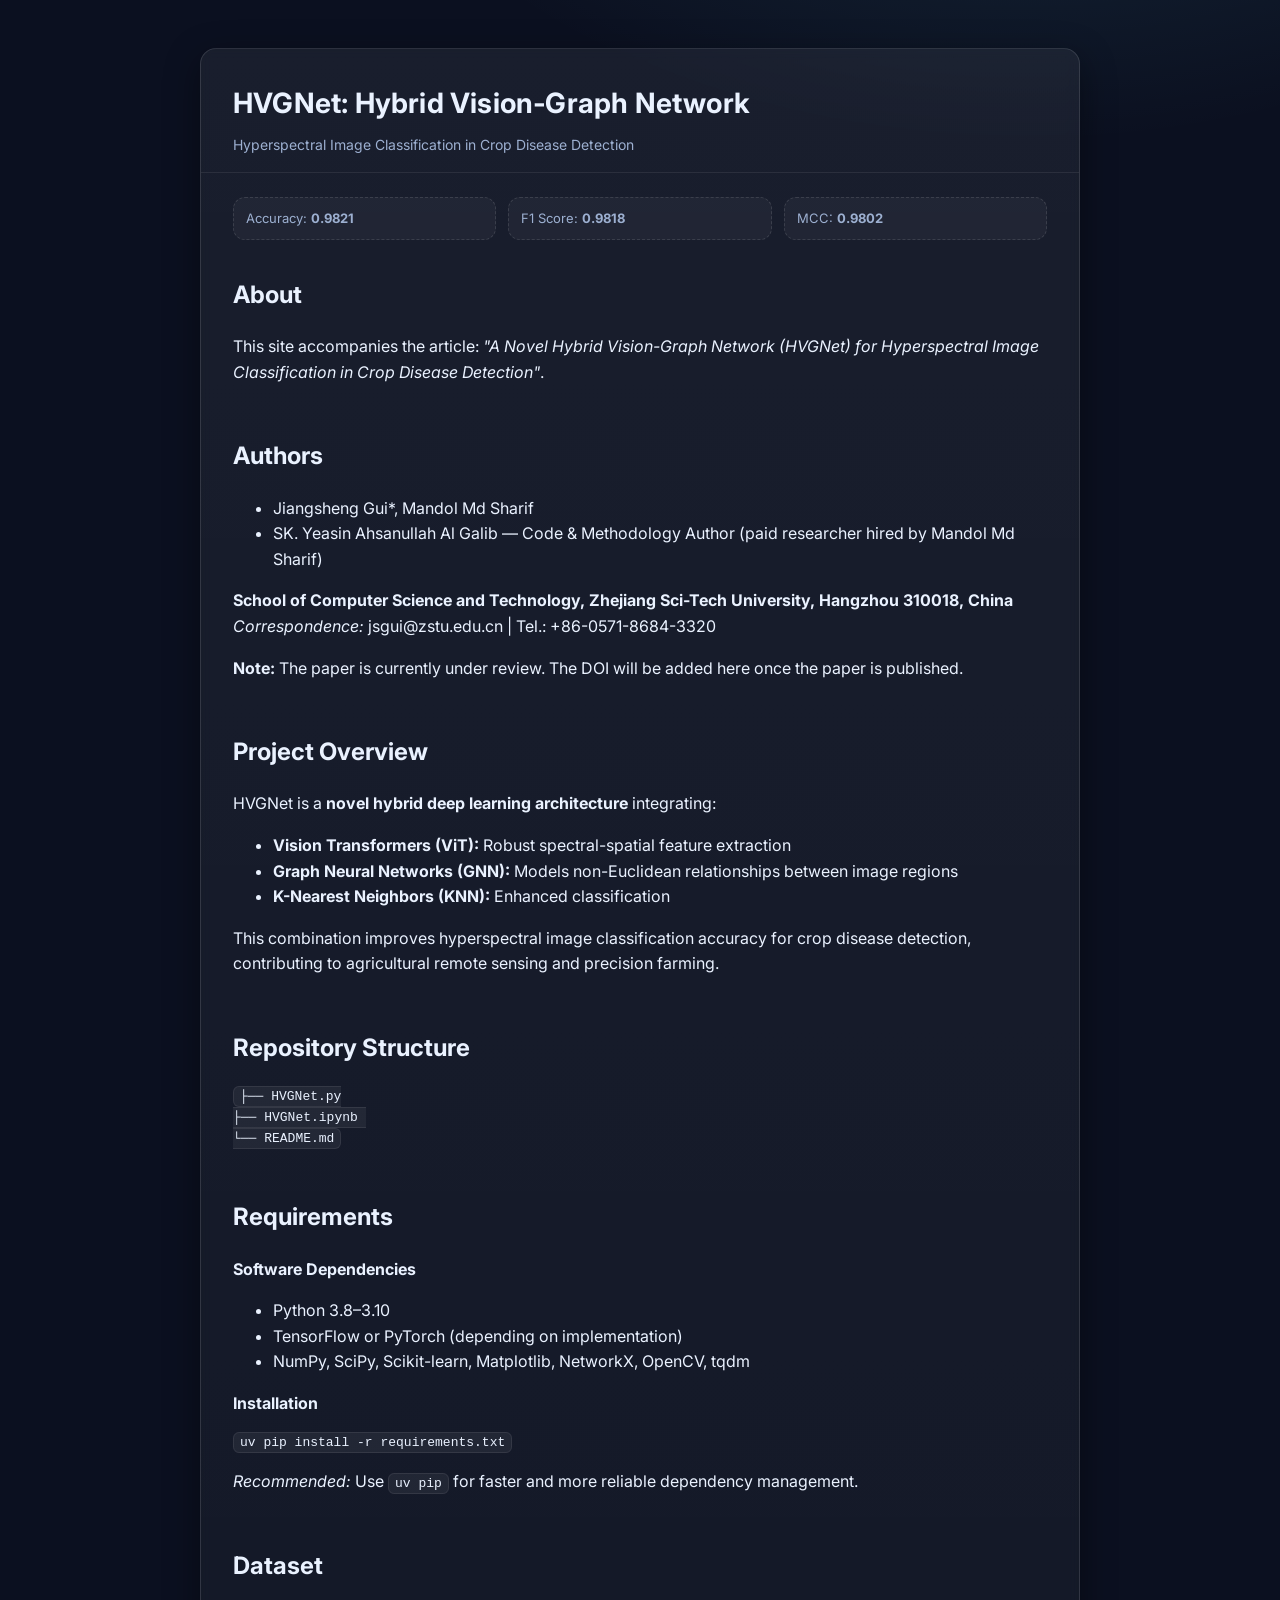
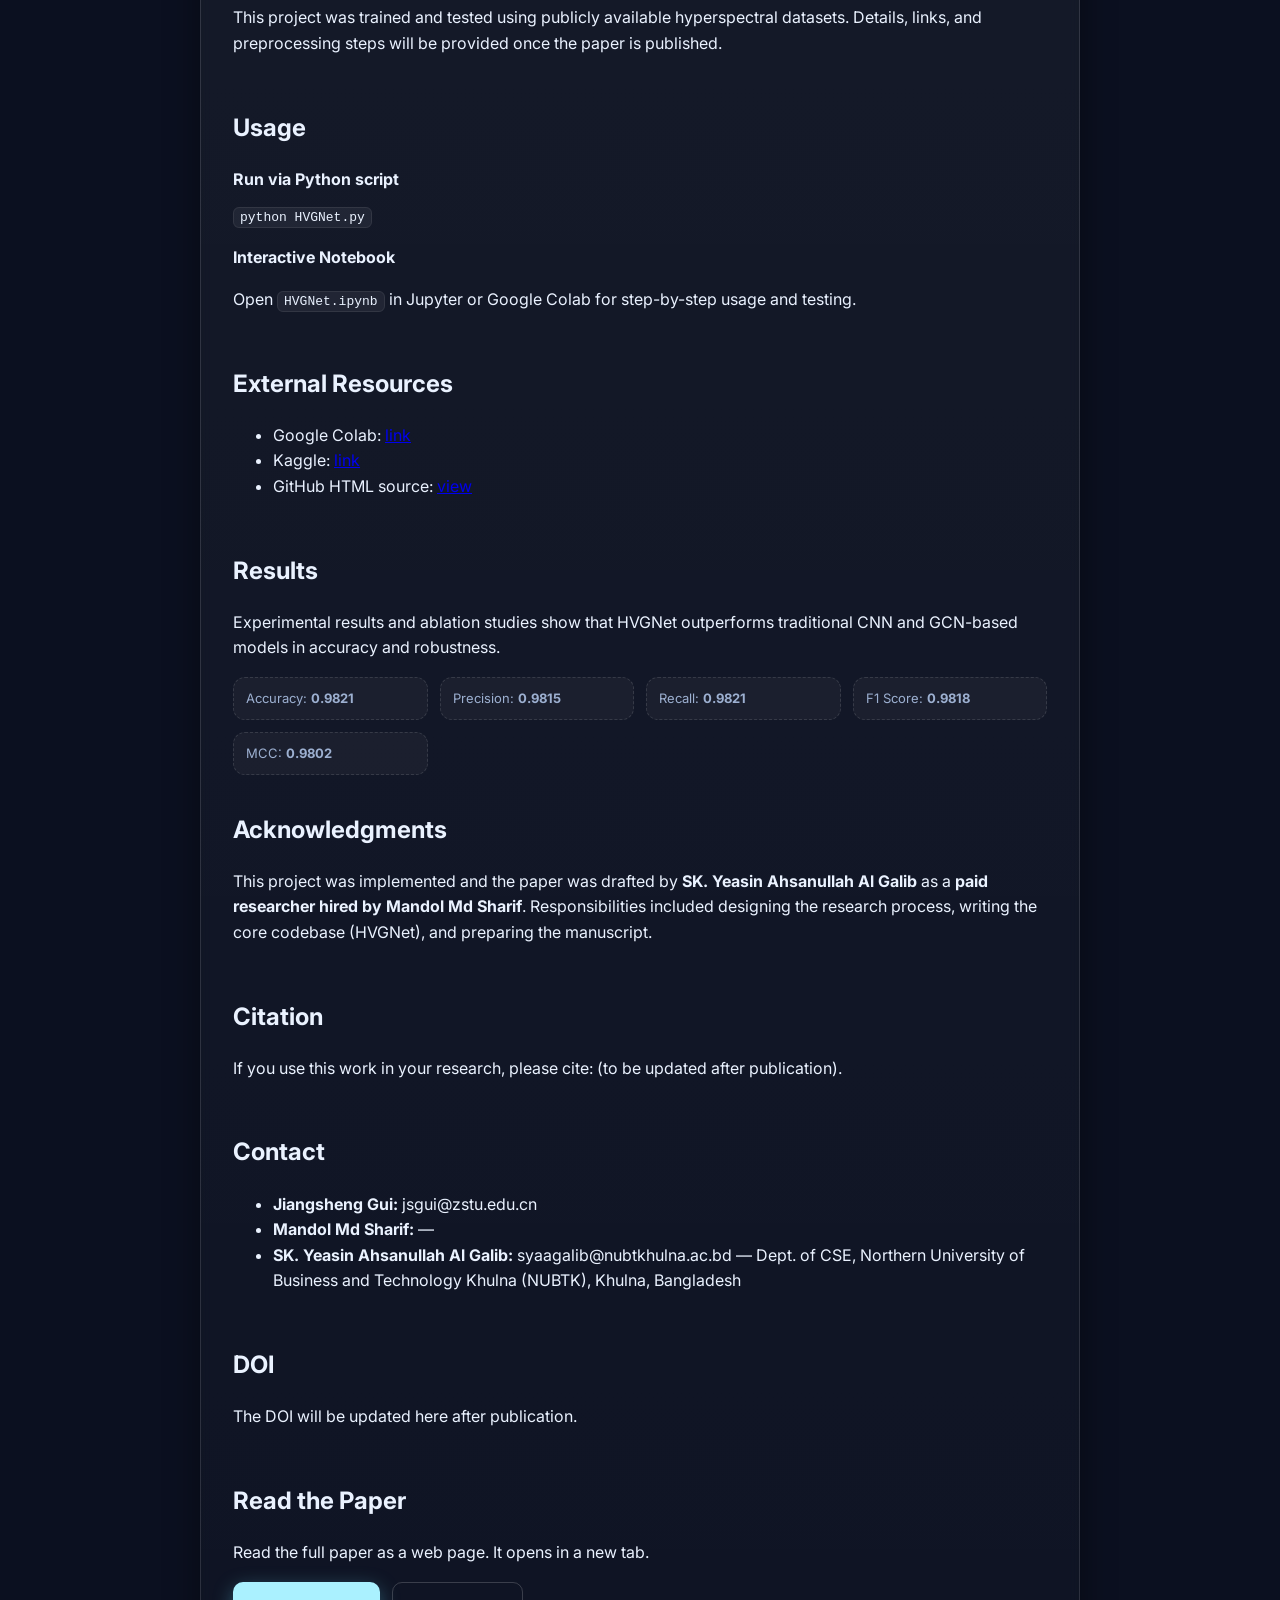
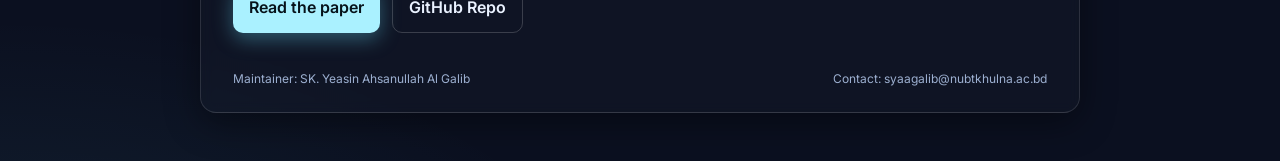
<file: docs/index.html>
<!doctype html>
<html lang="en">
<head>
<meta charset="utf-8" />
<meta name="viewport" content="width=device-width, initial-scale=1" />
<title>HVGNet Paper</title>
<link rel="preconnect" href="https://fonts.googleapis.com">
<link rel="preconnect" href="https://fonts.gstatic.com" crossorigin>
<link href="https://fonts.googleapis.com/css2?family=Inter:wght@400;600;700&display=swap" rel="stylesheet">
<style>
  :root{--bg:#0b1020;--card:#121a33;--accent:#6ae3ff;--text:#eaf2ff;--muted:#9db0d1}
  *{box-sizing:border-box}
  html,body{min-height:100%}
  body{margin:0;font-family:Inter,system-ui,-apple-system,Segoe UI,Roboto,Ubuntu,Cantarell,Noto Sans,sans-serif;background:radial-gradient(1200px 800px at 80% -10%, rgba(106,227,255,.15), transparent 60%), radial-gradient(1200px 800px at 0% 110%, rgba(106,227,255,.12), transparent 60%), var(--bg);color:var(--text);display:block;padding:24px;line-height:1.6}
  .card{max-width:880px;width:100%;margin:24px auto;background:linear-gradient(180deg, rgba(255,255,255,.06), rgba(255,255,255,.02));border:1px solid rgba(255,255,255,.12);border-radius:16px;backdrop-filter:blur(6px);box-shadow:0 10px 35px rgba(0,0,0,.4);overflow:hidden}
  @media (max-width: 640px){
    body{padding:12px}
    .card{margin:12px auto}
  }
  .header{padding:32px 32px 16px;border-bottom:1px solid rgba(255,255,255,.08)}
  h1{margin:0 0 8px;font-size:28px;letter-spacing:.2px}
  .subtitle{margin:0;color:var(--muted);font-size:14px}
  .content{padding:24px 32px;display:grid;gap:16px}
  .metrics{display:grid;grid-template-columns:repeat(auto-fit,minmax(160px,1fr));gap:12px}
  .pill{padding:10px 12px;border-radius:12px;background:rgba(255,255,255,.04);border:1px dashed rgba(255,255,255,.12);font-size:13px;color:var(--muted)}
  .cta-row{display:flex;gap:12px;flex-wrap:wrap;margin-top:8px}
  .btn{appearance:none;border:0;border-radius:10px;padding:12px 16px;font-weight:600;color:#06121a;background:#aaf1ff;box-shadow:0 6px 20px rgba(106,227,255,.35);cursor:pointer;text-decoration:none;display:inline-flex;align-items:center;gap:8px}
  .btn:hover{transform:translateY(-1px)}
  .btn.secondary{background:transparent;color:var(--text);border:1px solid rgba(255,255,255,.18);box-shadow:none}
  .foot{padding:12px 32px 24px;color:var(--muted);font-size:12px;display:flex;justify-content:space-between;gap:12px;flex-wrap:wrap}
  code{background:rgba(255,255,255,.06);padding:2px 6px;border-radius:6px;border:1px solid rgba(255,255,255,.08)}
</style>
</head>
<body>
  <main class="card">
    <div class="header">
      <h1>HVGNet: Hybrid Vision‑Graph Network</h1>
      <p class="subtitle">Hyperspectral Image Classification in Crop Disease Detection</p>
    </div>
    <div class="content">
      <div class="metrics">
        <div class="pill">Accuracy: <strong>0.9821</strong></div>
        <div class="pill">F1 Score: <strong>0.9818</strong></div>
        <div class="pill">MCC: <strong>0.9802</strong></div>
      </div>

      <section>
        <h2>About</h2>
        <p>This site accompanies the article: <em>"A Novel Hybrid Vision-Graph Network (HVGNet) for Hyperspectral Image Classification in Crop Disease Detection"</em>.</p>
      </section>

      <section>
        <h2>Authors</h2>
        <ul>
          <li>Jiangsheng Gui*, Mandol Md Sharif</li>
          <li>SK. Yeasin Ahsanullah Al Galib — Code &amp; Methodology Author (paid researcher hired by Mandol Md Sharif)</li>
        </ul>
        <p><strong>School of Computer Science and Technology, Zhejiang Sci-Tech University, Hangzhou 310018, China</strong><br/>
        <em>Correspondence:</em> jsgui@zstu.edu.cn | Tel.: +86-0571-8684-3320</p>
        <p><strong>Note:</strong> The paper is currently under review. The DOI will be added here once the paper is published.</p>
      </section>

      <section>
        <h2>Project Overview</h2>
        <p>HVGNet is a <strong>novel hybrid deep learning architecture</strong> integrating:</p>
        <ul>
          <li><strong>Vision Transformers (ViT):</strong> Robust spectral-spatial feature extraction</li>
          <li><strong>Graph Neural Networks (GNN):</strong> Models non-Euclidean relationships between image regions</li>
          <li><strong>K-Nearest Neighbors (KNN):</strong> Enhanced classification</li>
        </ul>
        <p>This combination improves hyperspectral image classification accuracy for crop disease detection, contributing to agricultural remote sensing and precision farming.</p>
      </section>

      <section>
        <h2>Repository Structure</h2>
        <pre><code>├── HVGNet.py
├── HVGNet.ipynb 
└── README.md</code></pre>
      </section>

      <section>
        <h2>Requirements</h2>
        <p><strong>Software Dependencies</strong></p>
        <ul>
          <li>Python 3.8–3.10</li>
          <li>TensorFlow or PyTorch (depending on implementation)</li>
          <li>NumPy, SciPy, Scikit-learn, Matplotlib, NetworkX, OpenCV, tqdm</li>
        </ul>
        <p><strong>Installation</strong></p>
        <pre><code>uv pip install -r requirements.txt</code></pre>
        <p><em>Recommended:</em> Use <code>uv pip</code> for faster and more reliable dependency management.</p>
      </section>

      <section>
        <h2>Dataset</h2>
        <p>This project was trained and tested using publicly available hyperspectral datasets. Details, links, and preprocessing steps will be provided once the paper is published.</p>
      </section>

      <section>
        <h2>Usage</h2>
        <p><strong>Run via Python script</strong></p>
        <pre><code>python HVGNet.py</code></pre>
        <p><strong>Interactive Notebook</strong></p>
        <p>Open <code>HVGNet.ipynb</code> in Jupyter or Google Colab for step-by-step usage and testing.</p>
      </section>

      <section>
        <h2>External Resources</h2>
        <ul>
          <li>Google Colab: <a href="https://colab.research.google.com/drive/1eMvFkT8LE1niZKZAFyVDwdjwJCscsyZ8?usp=sharing" target="_blank" rel="noopener">link</a></li>
          <li>Kaggle: <a href="https://www.kaggle.com/code/syaagalib/hvgnet-for-hyperspectral-image-classification-in" target="_blank" rel="noopener">link</a></li>
          <li>GitHub HTML source: <a href="https://github.com/SYAAGalib/HVGNet-for-Hyperspectral-Image-Classification-in-Crop-Disease-Detection/blob/main/SensorMDPIformatHVGNetforHyperspectralImageCl.html" target="_blank" rel="noopener">view</a></li>
        </ul>
      </section>

      <section>
        <h2>Results</h2>
        <p>Experimental results and ablation studies show that HVGNet outperforms traditional CNN and GCN-based models in accuracy and robustness.</p>
        <div class="metrics">
          <div class="pill">Accuracy: <strong>0.9821</strong></div>
          <div class="pill">Precision: <strong>0.9815</strong></div>
          <div class="pill">Recall: <strong>0.9821</strong></div>
          <div class="pill">F1 Score: <strong>0.9818</strong></div>
          <div class="pill">MCC: <strong>0.9802</strong></div>
        </div>
      </section>

      <section>
        <h2>Acknowledgments</h2>
        <p>This project was implemented and the paper was drafted by <strong>SK. Yeasin Ahsanullah Al Galib</strong> as a <strong>paid researcher hired by Mandol Md Sharif</strong>. Responsibilities included designing the research process, writing the core codebase (HVGNet), and preparing the manuscript.</p>
      </section>

      <section>
        <h2>Citation</h2>
        <p>If you use this work in your research, please cite: (to be updated after publication).</p>
      </section>

      <section>
        <h2>Contact</h2>
        <ul>
          <li><strong>Jiangsheng Gui:</strong> jsgui@zstu.edu.cn</li>
          <li><strong>Mandol Md Sharif:</strong> —</li>
          <li><strong>SK. Yeasin Ahsanullah Al Galib:</strong> syaagalib@nubtkhulna.ac.bd — Dept. of CSE, Northern University of Business and Technology Khulna (NUBTK), Khulna, Bangladesh</li>
        </ul>
      </section>

      <section>
        <h2>DOI</h2>
        <p>The DOI will be updated here after publication.</p>
      </section>

      <section>
        <h2>Read the Paper</h2>
        <p>Read the full paper as a web page. It opens in a new tab.</p>
        <div class="cta-row">
          <a class="btn" target="_blank" rel="noopener" href="../paper.html">Read the paper</a>
          <a class="btn secondary" target="_blank" rel="noopener" href="https://github.com/SYAAGalib/HVGNet-for-Hyperspectral-Image-Classification-in-Crop-Disease-Detection">GitHub Repo</a>
        </div>
      </section>
    </div>
    <div class="foot">
      <span>Maintainer: SK. Yeasin Ahsanullah Al Galib</span>
      <span>Contact: syaagalib@nubtkhulna.ac.bd</span>
    </div>
  </main>
</body>
</html>
</file>
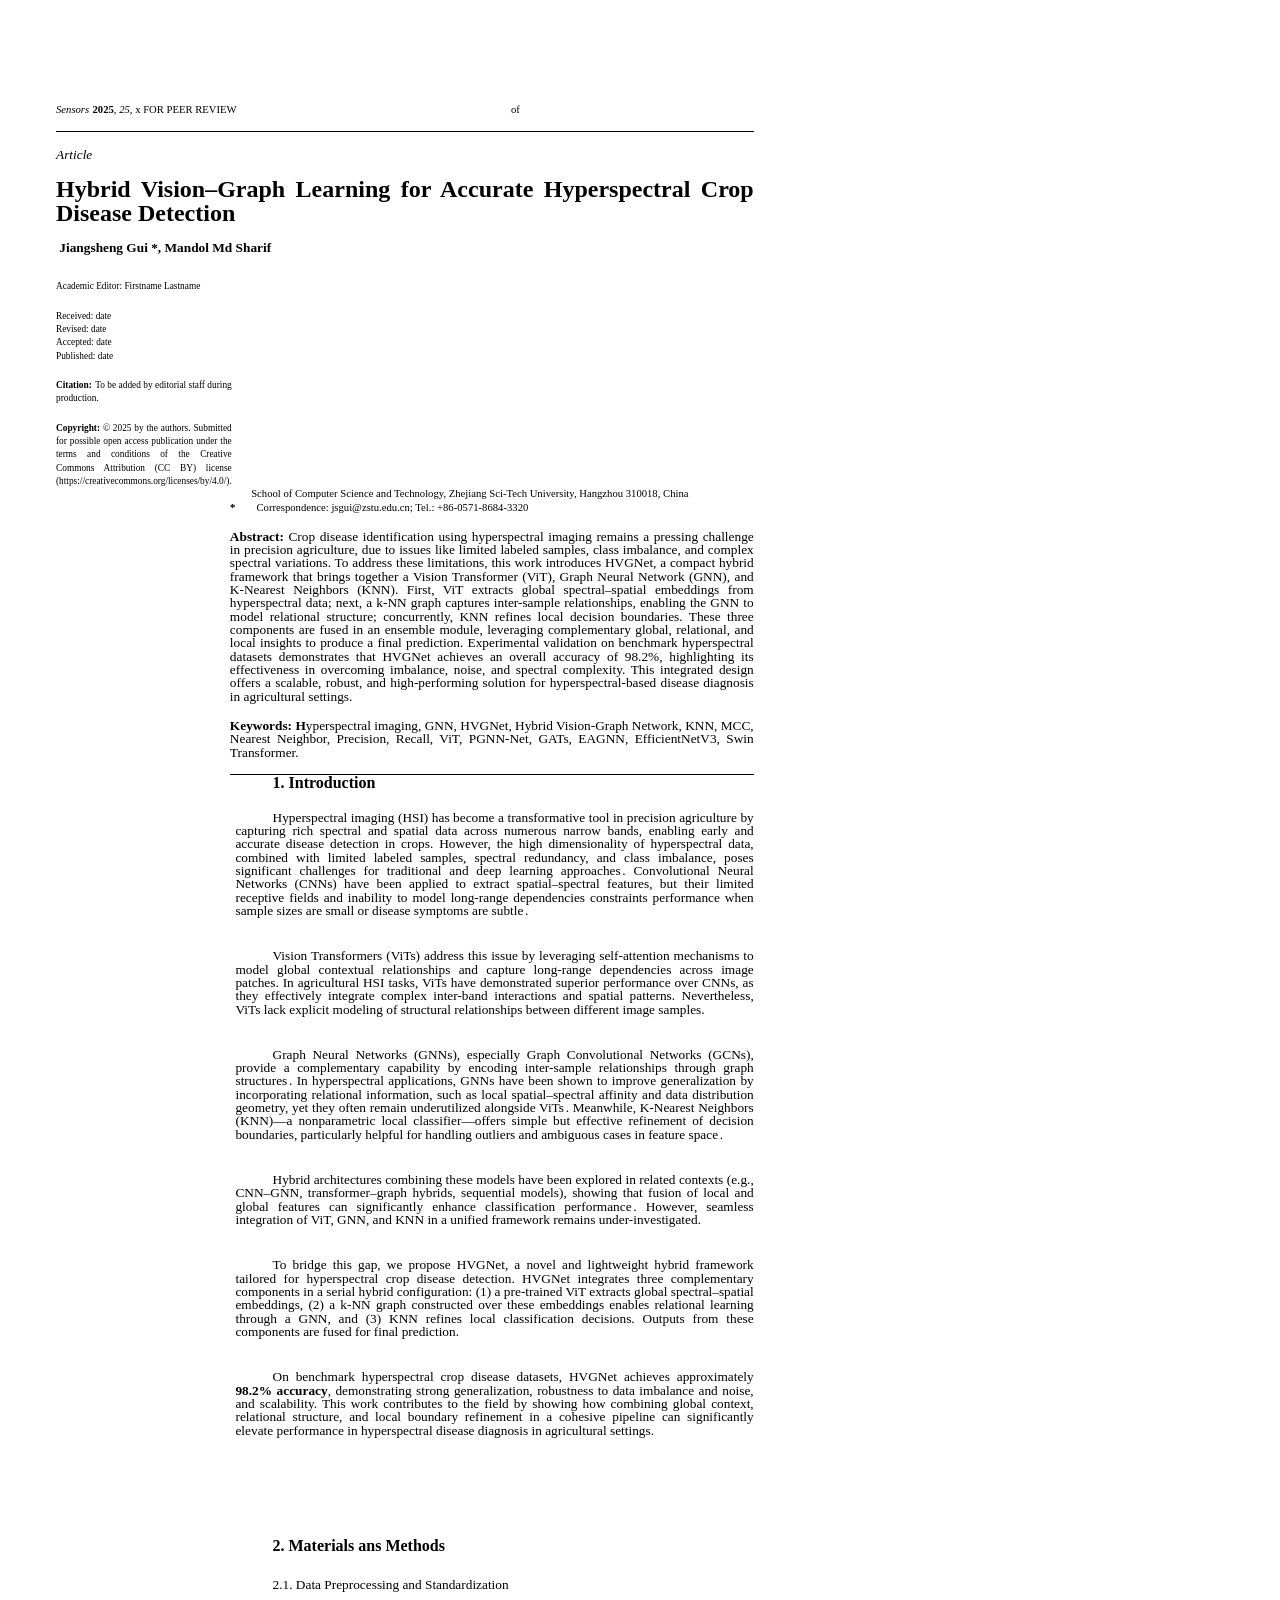
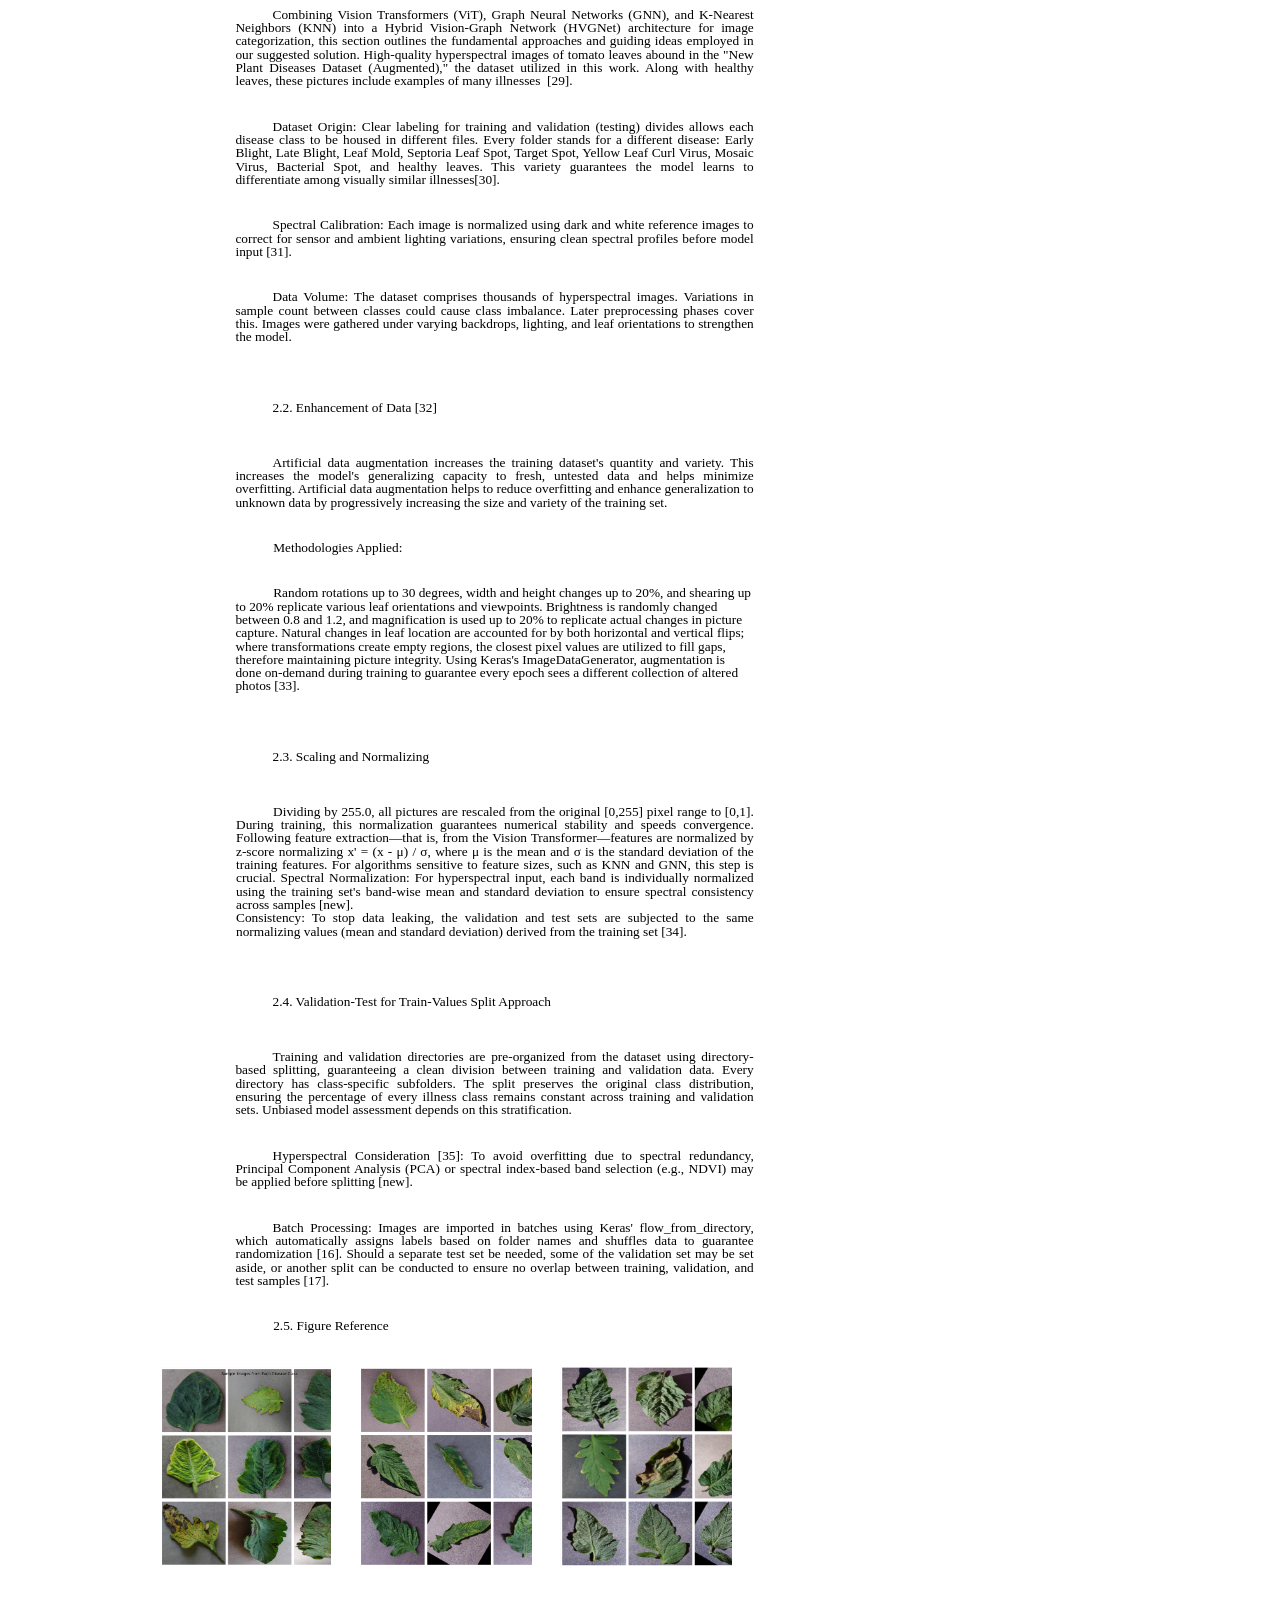
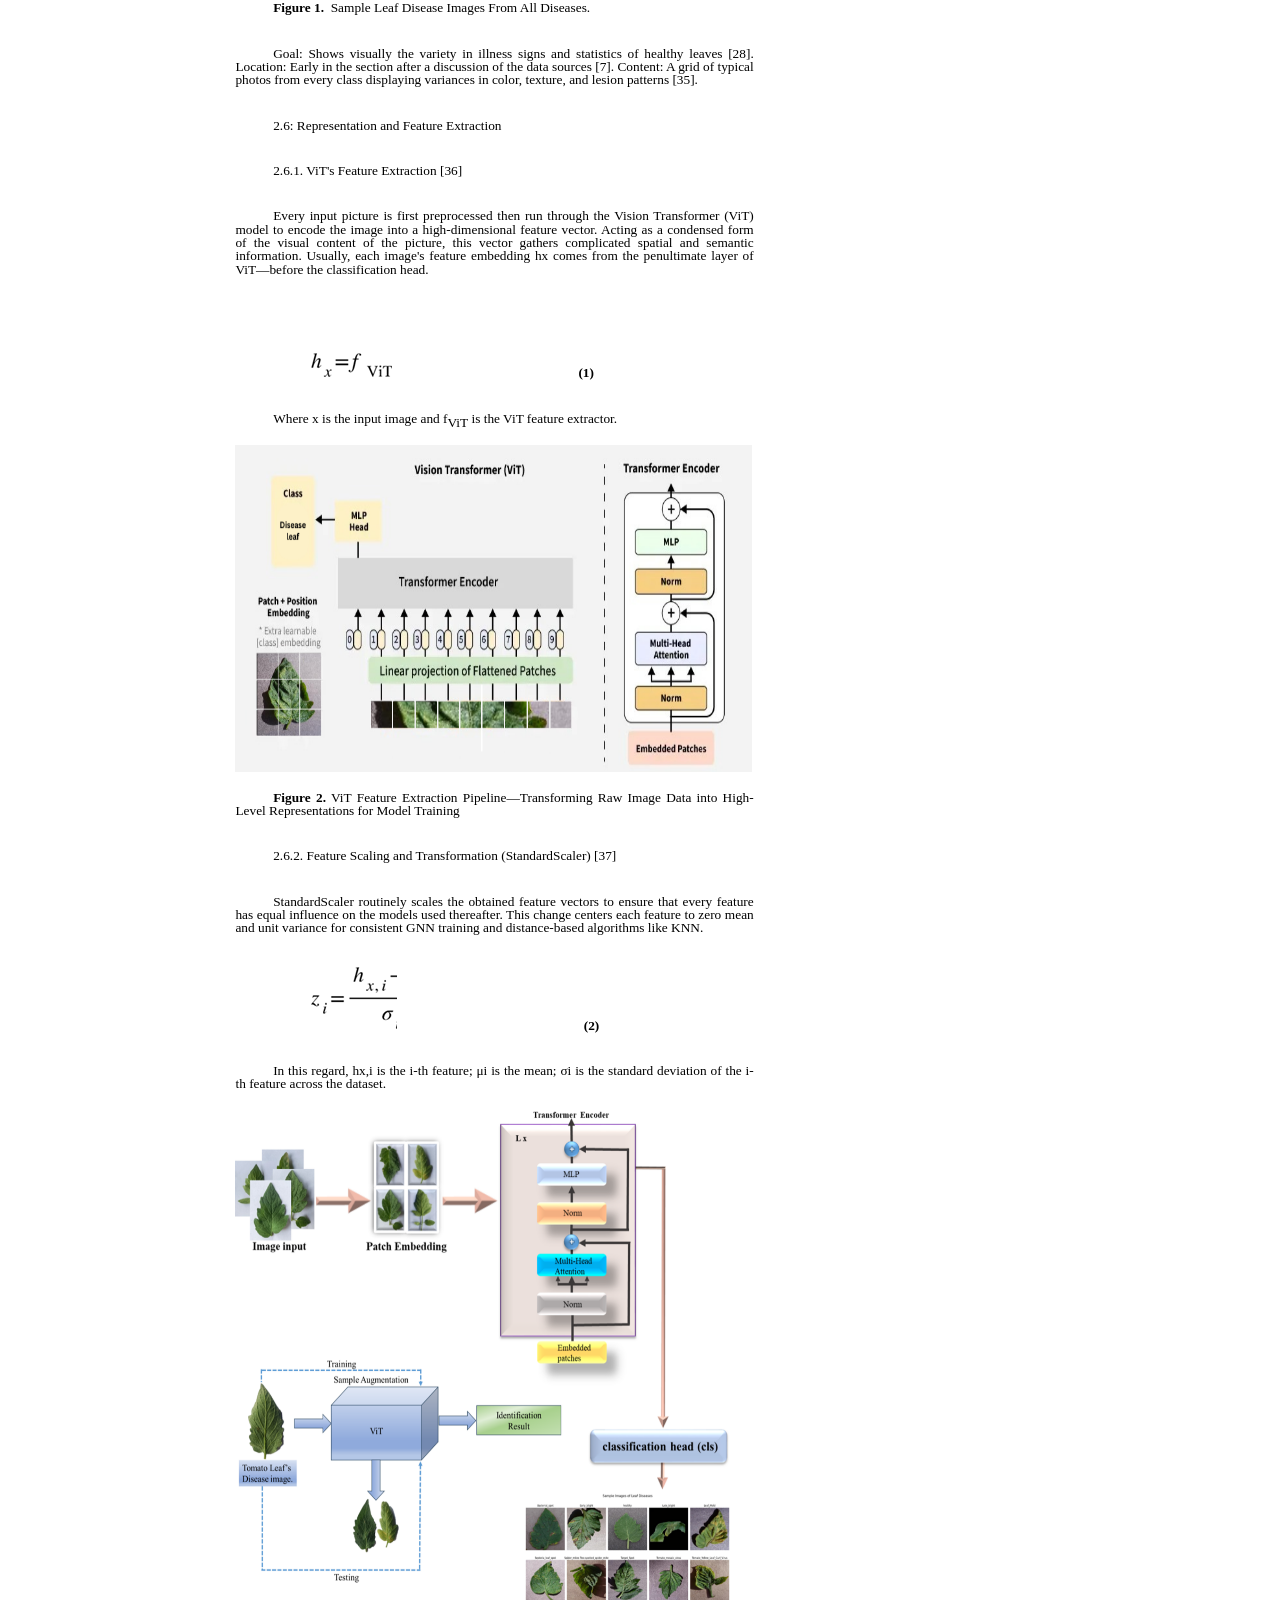
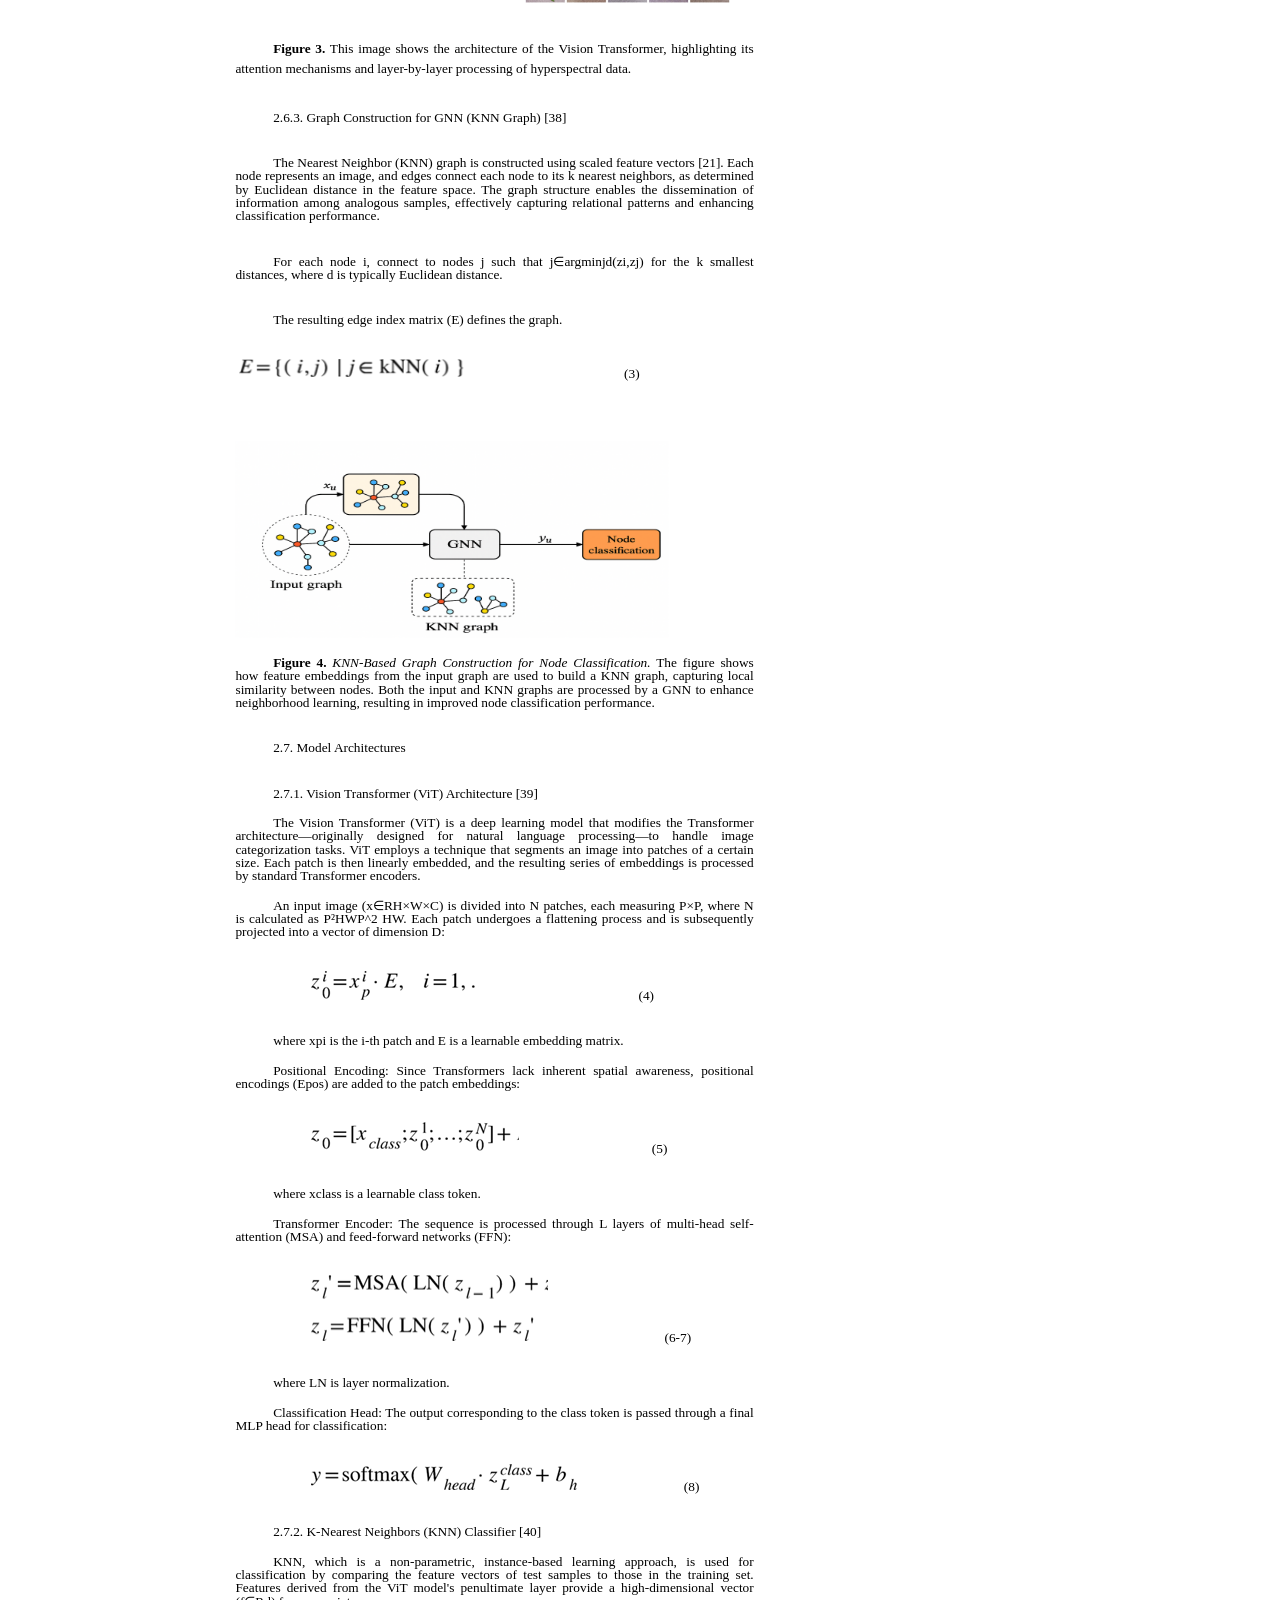
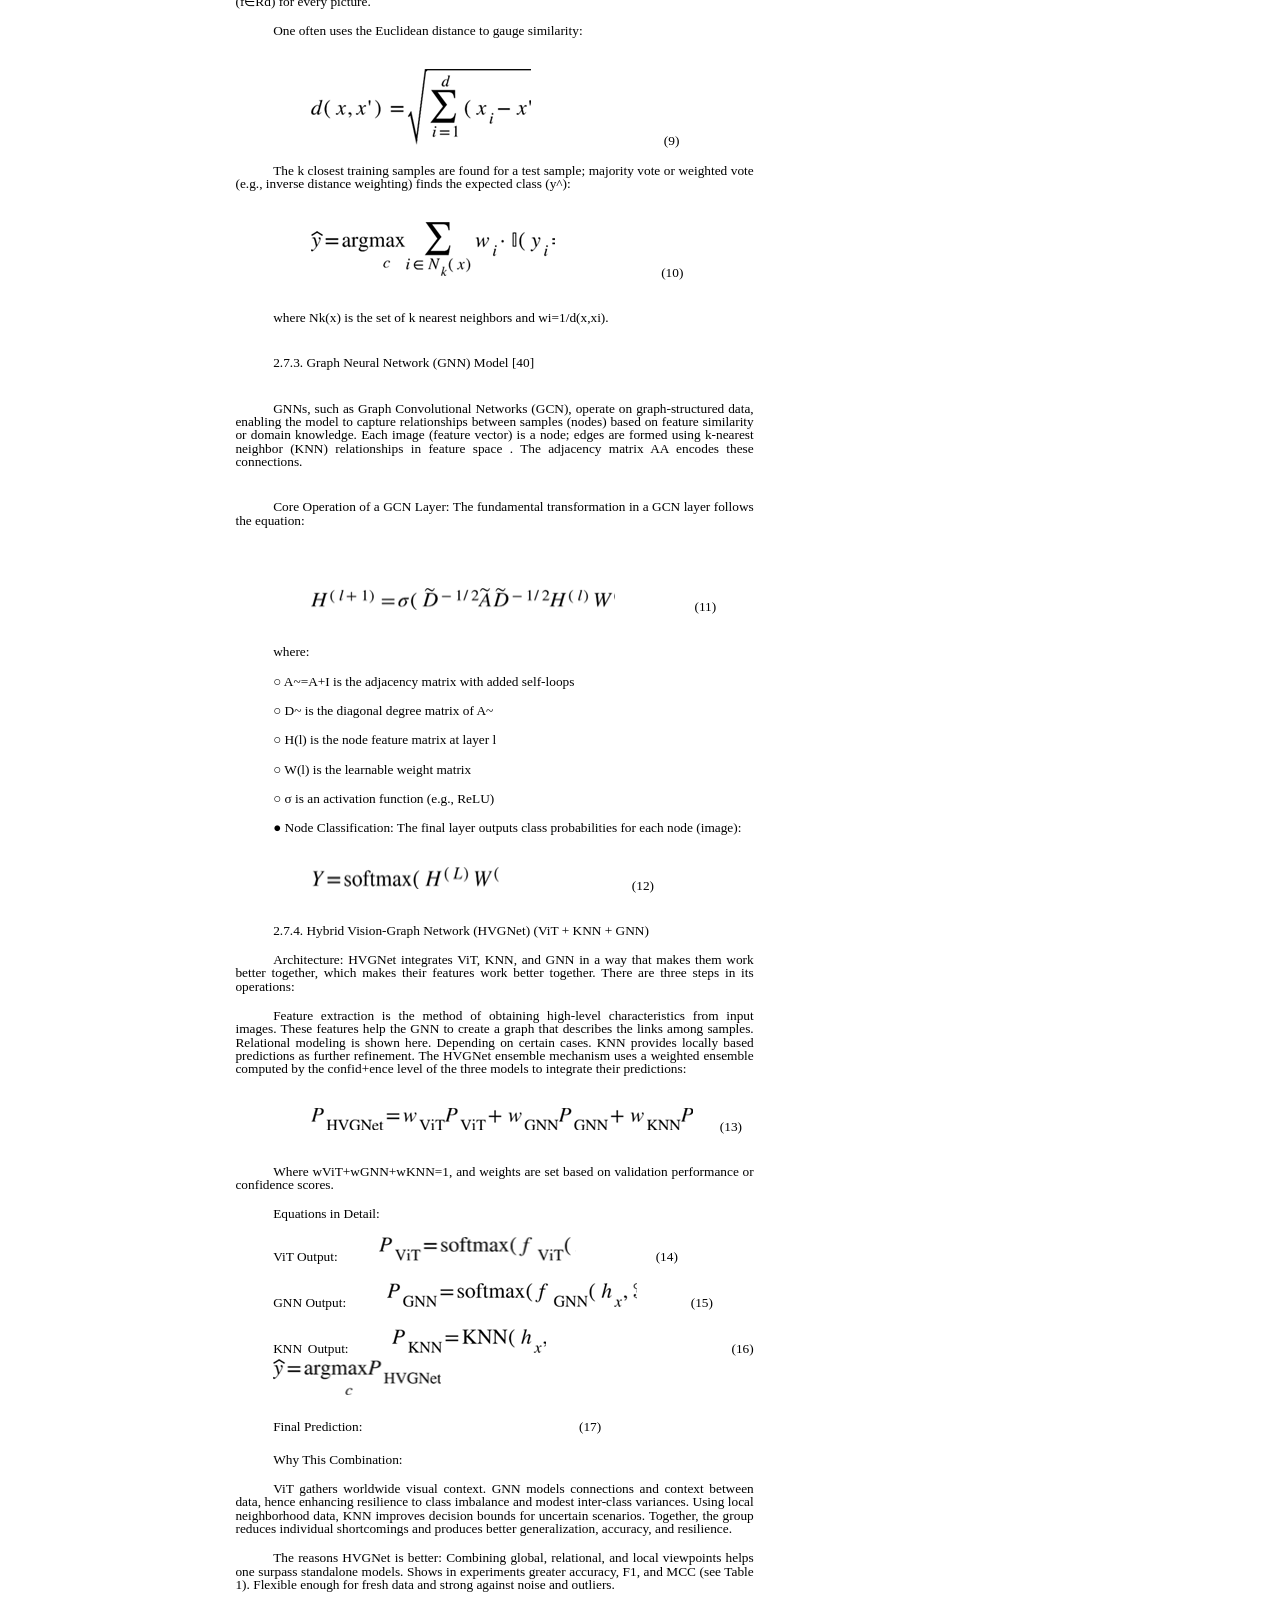
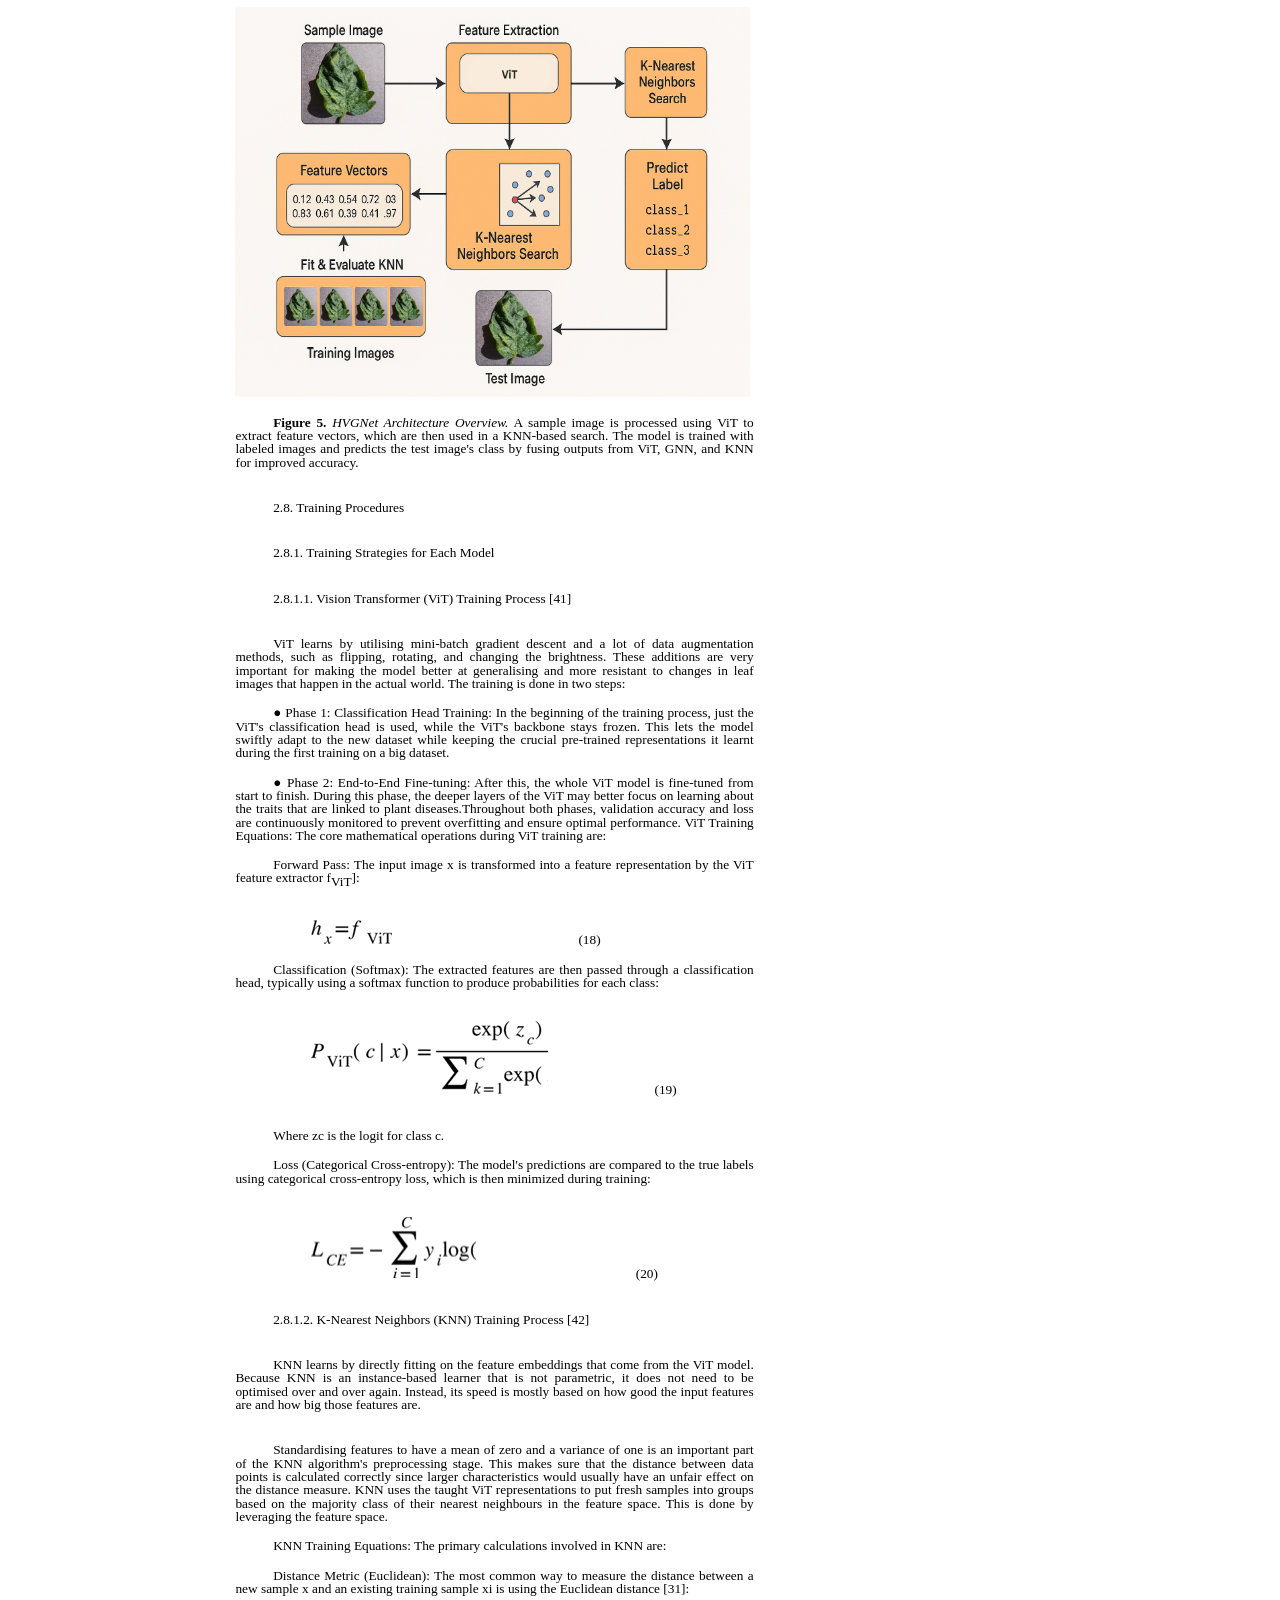
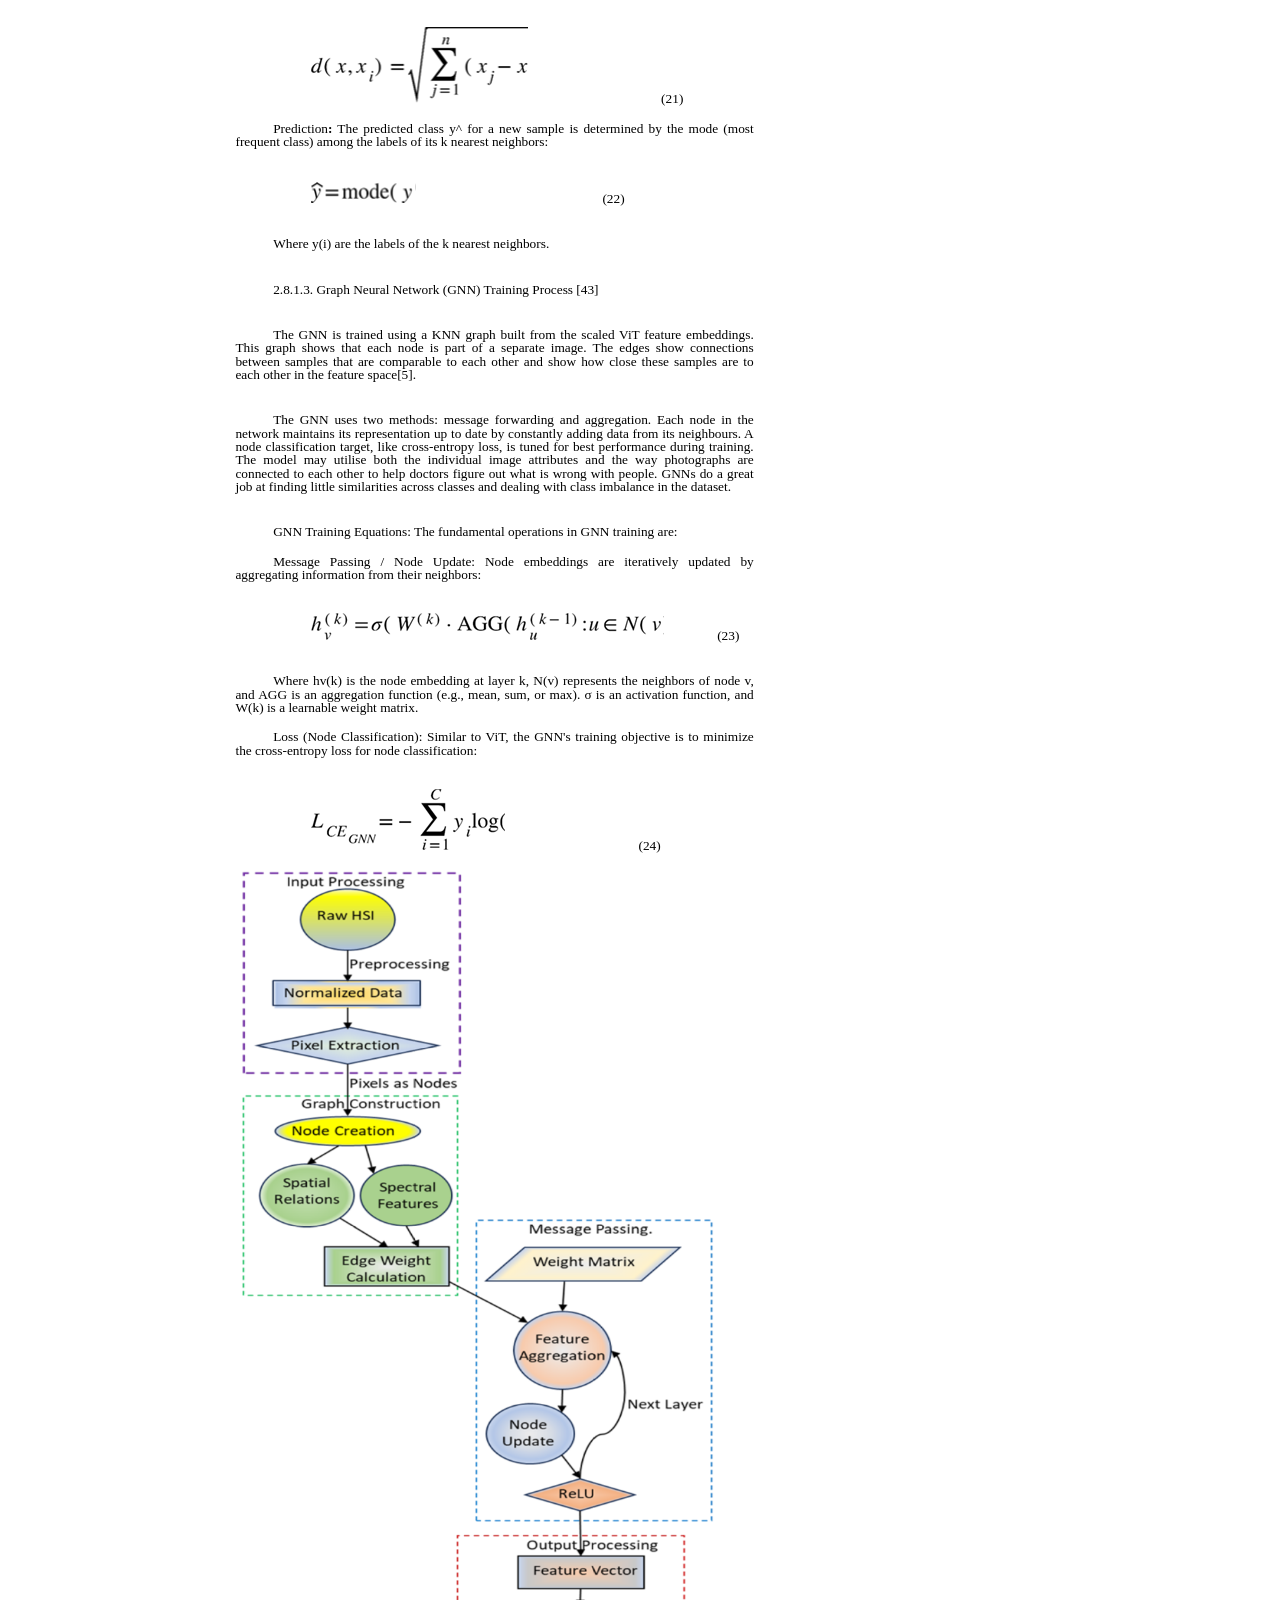
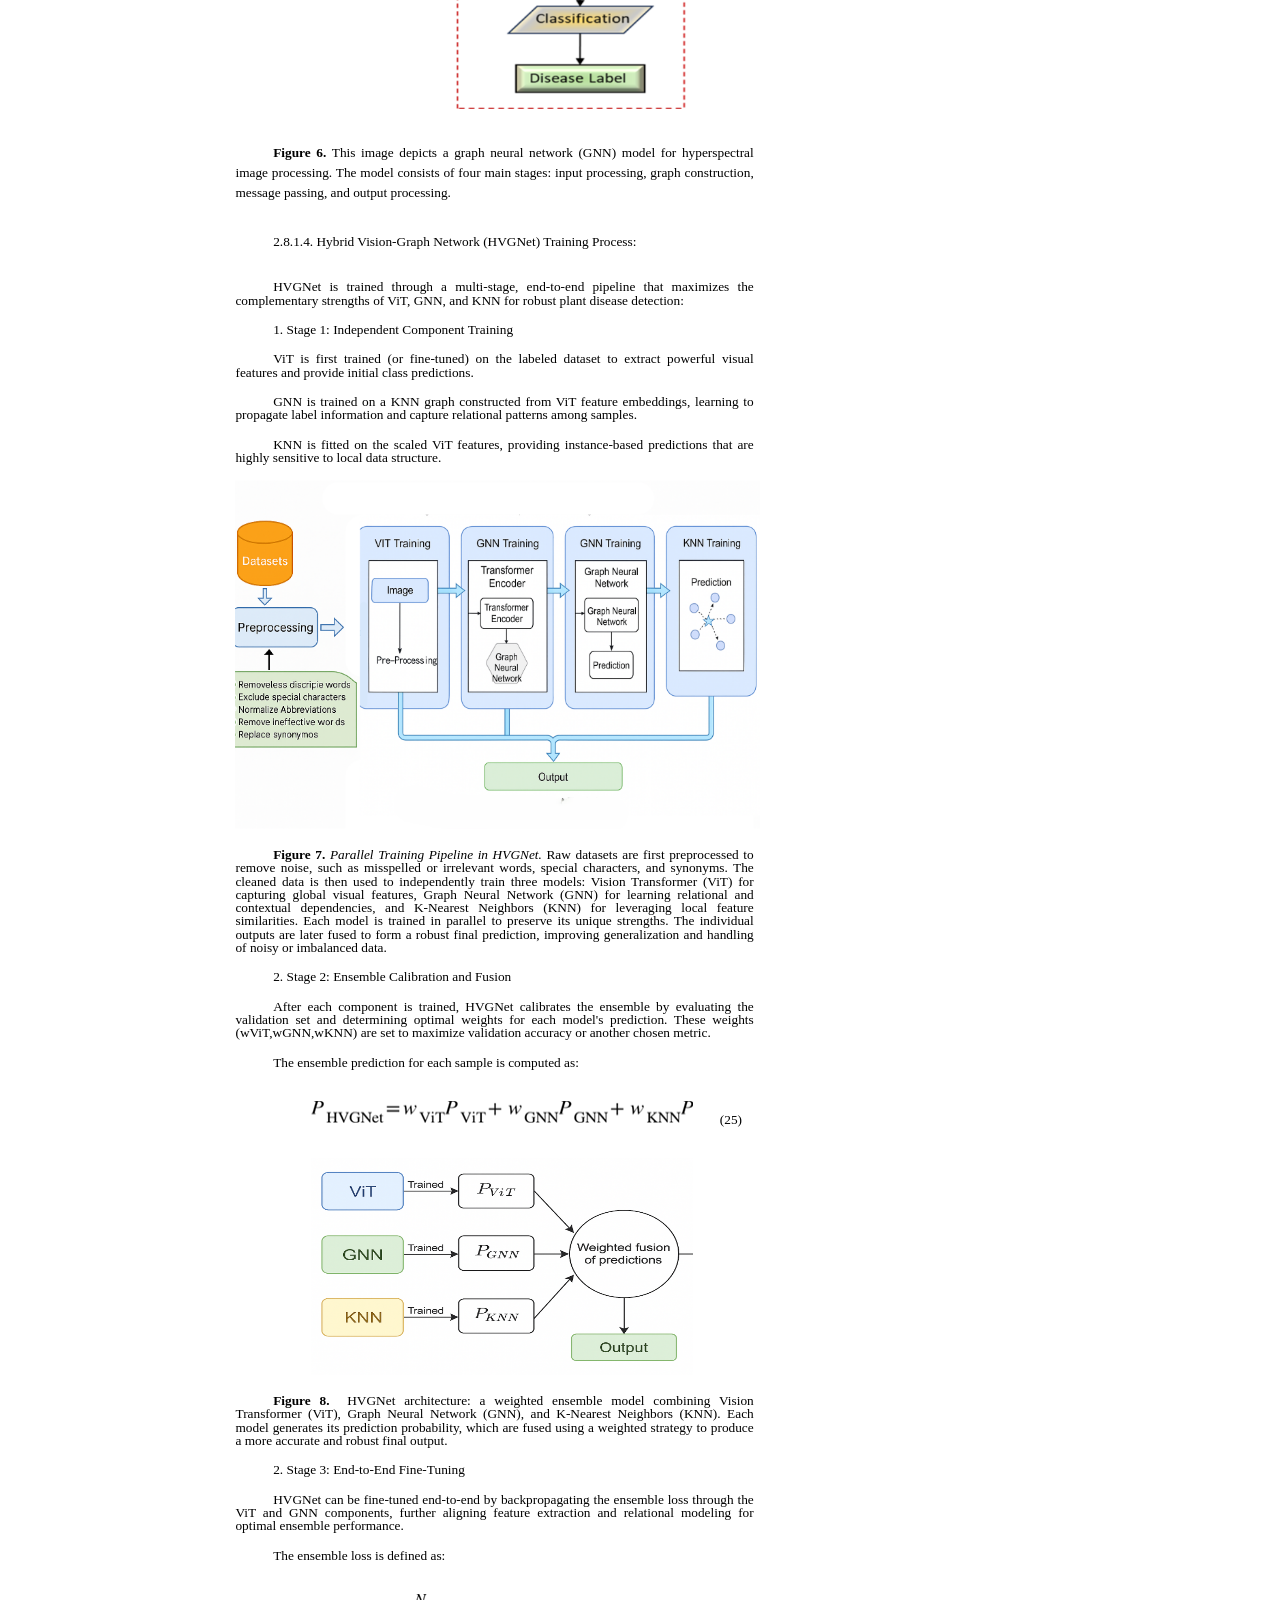
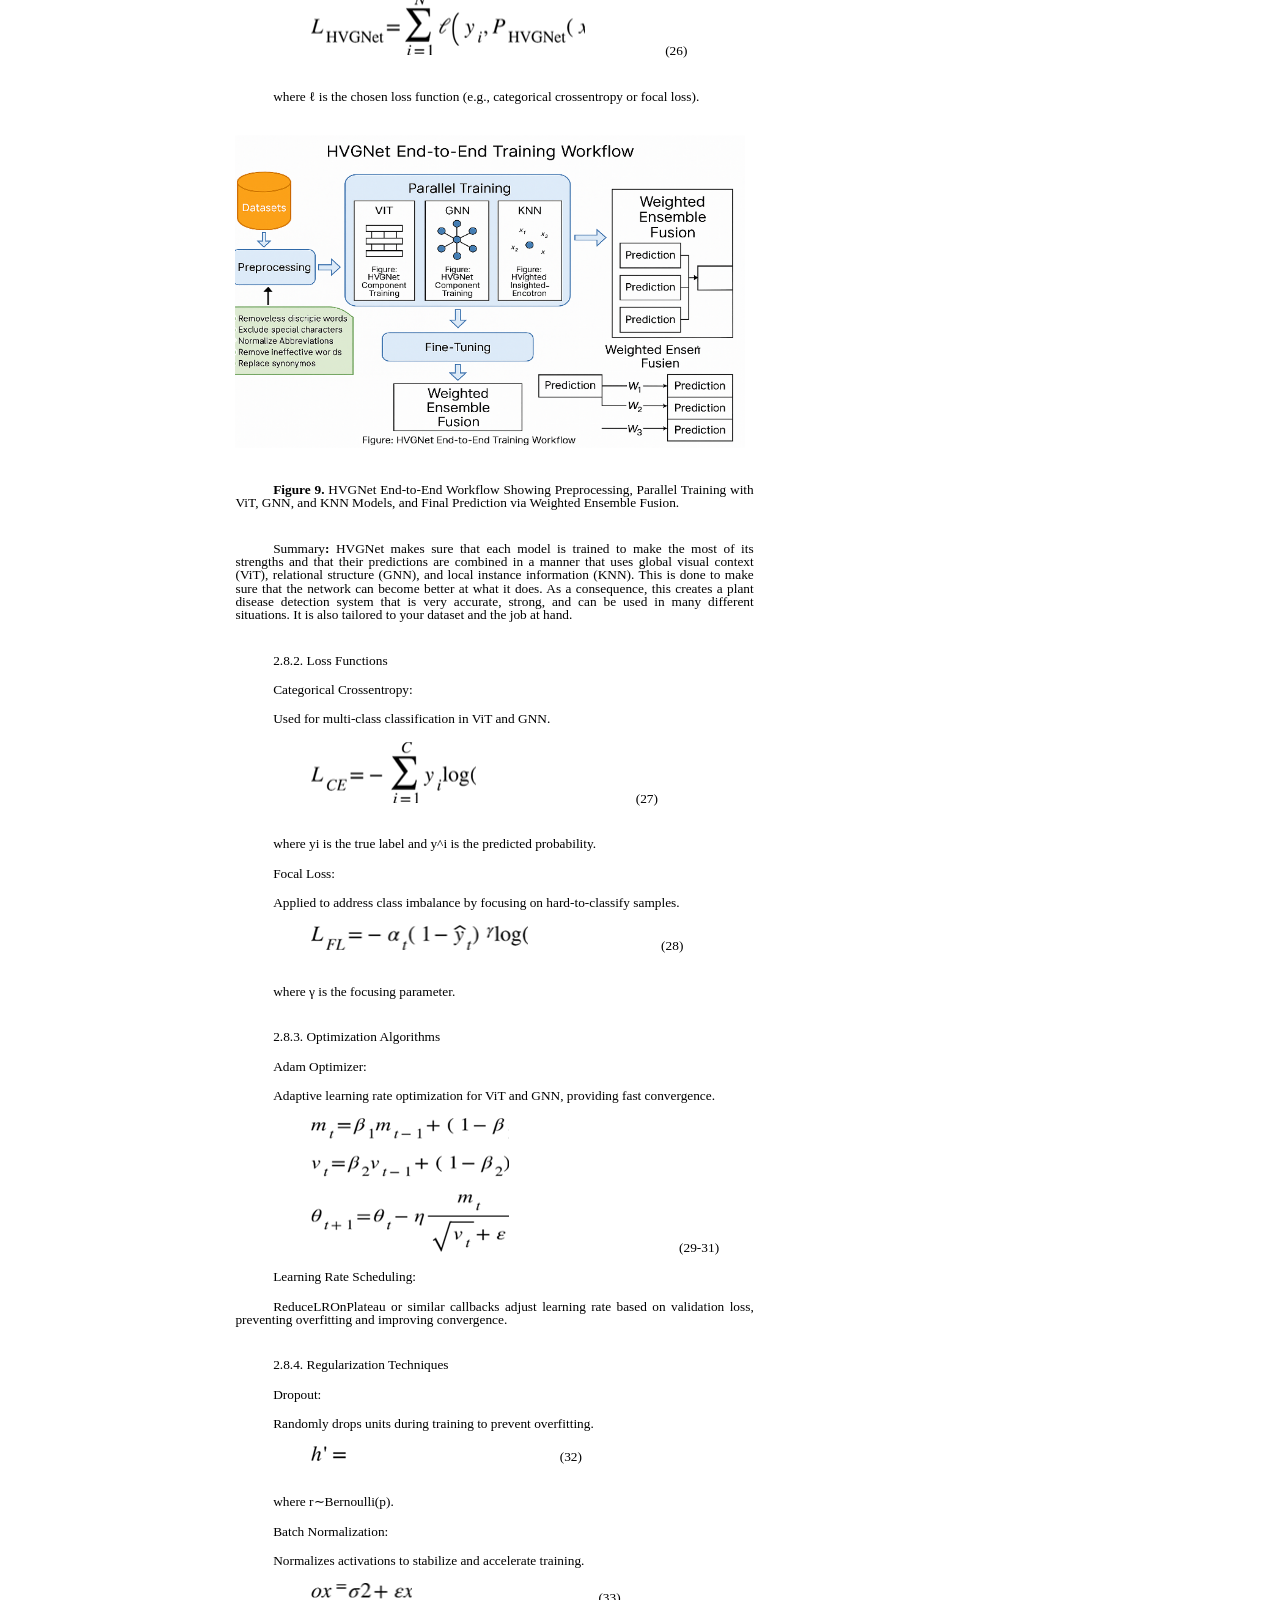
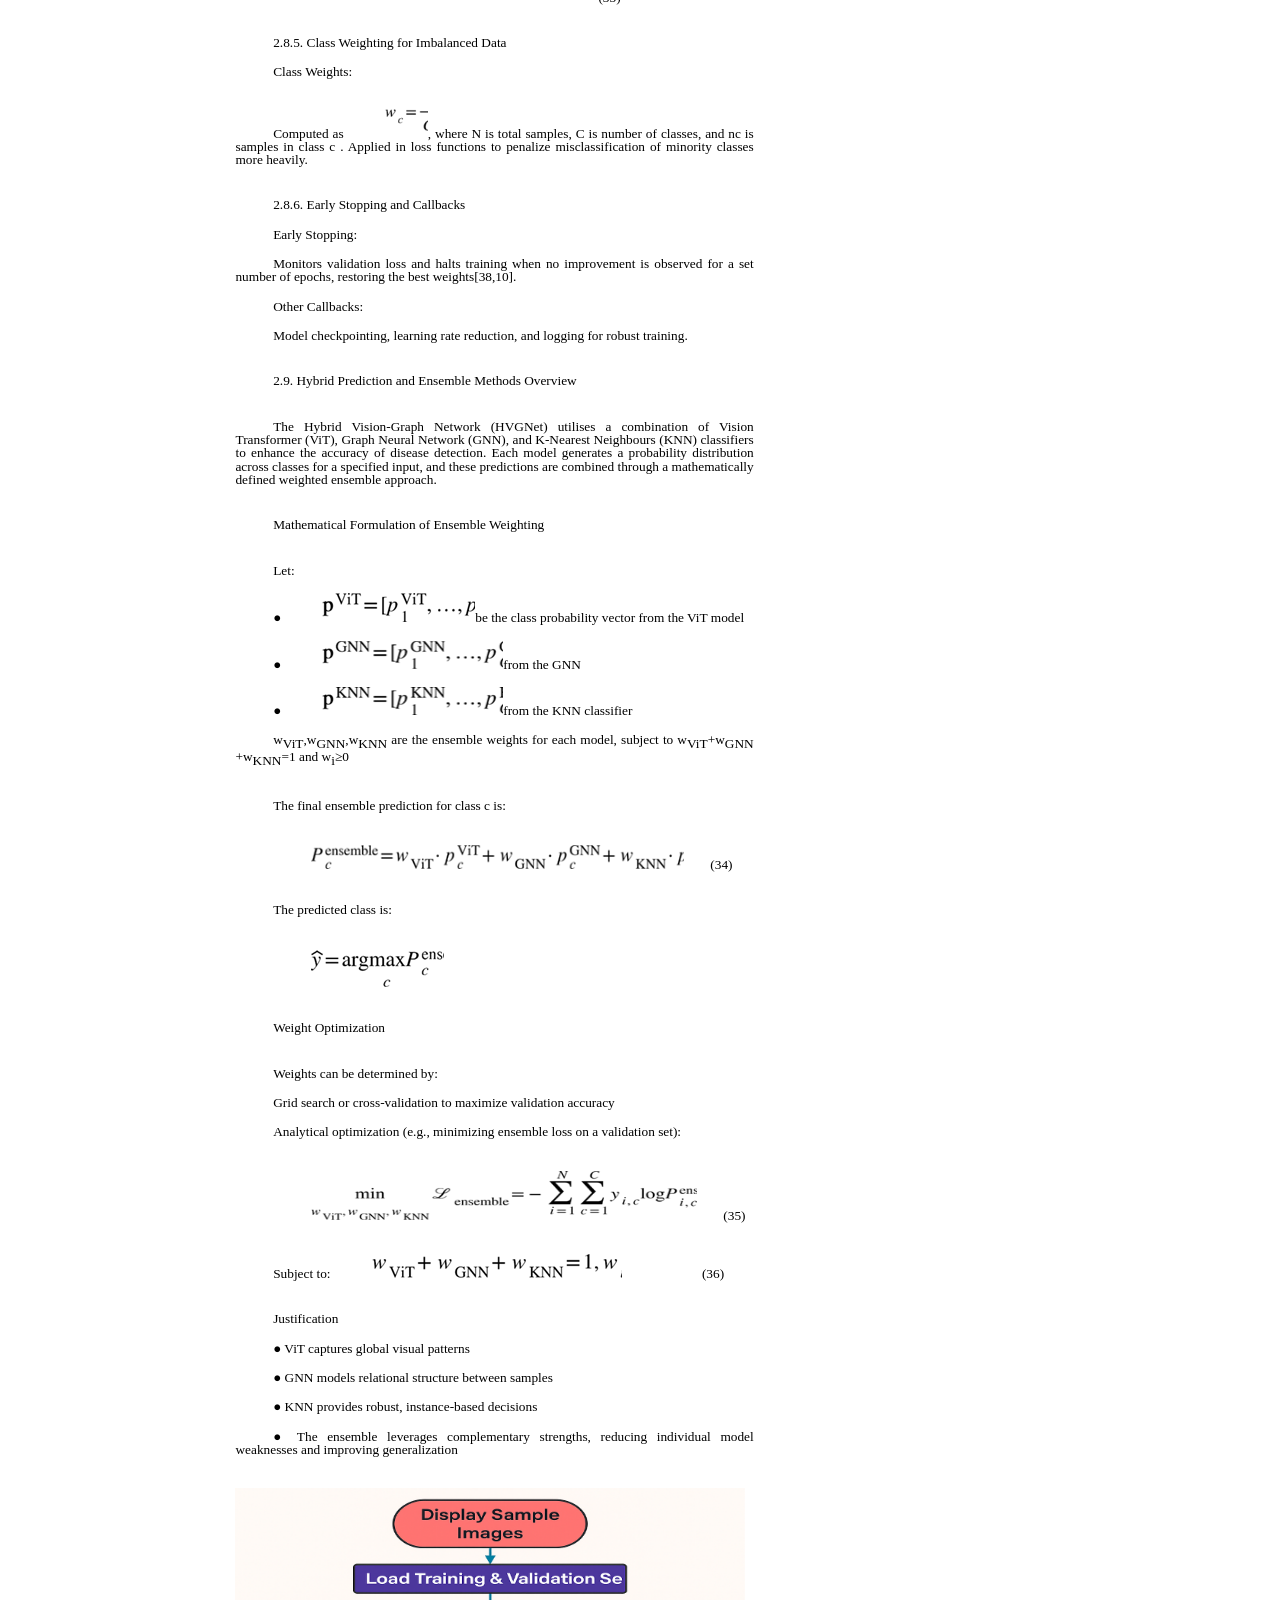
<file: SensorMDPIformatHVGNetforHyperspectralImageCl.html>
<!DOCTYPE html>
<html>
<head>
  <meta name="generator" content="HTML Tidy for HTML5 for Linux version 5.6.0">
  <meta content="text/html; charset=utf-8" http-equiv="content-type">
  <style type="text/css">
  @import url(https://themes.googleusercontent.com/fonts/css?kit=9Nb6rAPXhEHvXrnCcp5QKZumZX-8DFEl-aBnCb0ShE_PdSe6qXkNCJYRAbug6g00);.lst-kix_list_21-8>li{counter-increment:lst-ctn-kix_list_21-8}.lst-kix_kalreyen9mcd-2>li{counter-increment:lst-ctn-kix_kalreyen9mcd-2}ul.lst-kix_iq56ag3b3buf-3{list-style-type:none}ul.lst-kix_1kdaca5657cb-7{list-style-type:none}ul.lst-kix_iq56ag3b3buf-4{list-style-type:none}ul.lst-kix_1kdaca5657cb-6{list-style-type:none}ul.lst-kix_iq56ag3b3buf-5{list-style-type:none}ul.lst-kix_iq56ag3b3buf-6{list-style-type:none}ul.lst-kix_1kdaca5657cb-8{list-style-type:none}ul.lst-kix_iq56ag3b3buf-7{list-style-type:none}ul.lst-kix_1kdaca5657cb-3{list-style-type:none}ul.lst-kix_iq56ag3b3buf-8{list-style-type:none}ul.lst-kix_1kdaca5657cb-2{list-style-type:none}ul.lst-kix_1kdaca5657cb-5{list-style-type:none}.lst-kix_list_5-0>li{counter-increment:lst-ctn-kix_list_5-0}ul.lst-kix_1kdaca5657cb-4{list-style-type:none}ul.lst-kix_1kdaca5657cb-1{list-style-type:none}ul.lst-kix_1kdaca5657cb-0{list-style-type:none}ol.lst-kix_list_5-3.start{counter-reset:lst-ctn-kix_list_5-3 0}.lst-kix_list_4-3>li{counter-increment:lst-ctn-kix_list_4-3}ol.lst-kix_list_17-1.start{counter-reset:lst-ctn-kix_list_17-1 0}ol.lst-kix_89mpcukxj3b7-4.start{counter-reset:lst-ctn-kix_89mpcukxj3b7-4 0}ol.lst-kix_list_8-8.start{counter-reset:lst-ctn-kix_list_8-8 0}ol.lst-kix_list_16-5{list-style-type:none}ol.lst-kix_list_16-6{list-style-type:none}ol.lst-kix_list_16-7{list-style-type:none}.lst-kix_5bqs195cpufb-0>li:before{content:"\0025cf   "}.lst-kix_5bqs195cpufb-4>li:before{content:"\0025cb   "}ol.lst-kix_list_16-8{list-style-type:none}ol.lst-kix_list_16-1{list-style-type:none}ol.lst-kix_list_16-2{list-style-type:none}ol.lst-kix_list_16-3{list-style-type:none}ol.lst-kix_list_16-4{list-style-type:none}.lst-kix_hmr959a9yckd-4>li:before{content:"\0025cb   "}.lst-kix_5bqs195cpufb-2>li:before{content:"\0025a0   "}ol.lst-kix_list_16-0{list-style-type:none}.lst-kix_hmr959a9yckd-2>li:before{content:"\0025a0   "}.lst-kix_hmr959a9yckd-0>li:before{content:"\0025cf   "}.lst-kix_list_23-6>li:before{content:"" counter(lst-ctn-kix_list_23-6,decimal) ". "}.lst-kix_89mpcukxj3b7-4>li{counter-increment:lst-ctn-kix_89mpcukxj3b7-4}.lst-kix_list_23-2>li:before{content:"" counter(lst-ctn-kix_list_23-2,lower-roman) ". "}.lst-kix_list_23-0>li:before{content:"" counter(lst-ctn-kix_list_23-0,decimal) ". "}.lst-kix_list_23-8>li:before{content:"" counter(lst-ctn-kix_list_23-8,lower-roman) ". "}ul.lst-kix_iq56ag3b3buf-0{list-style-type:none}.lst-kix_list_3-6>li{counter-increment:lst-ctn-kix_list_3-6}ul.lst-kix_iq56ag3b3buf-1{list-style-type:none}ul.lst-kix_iq56ag3b3buf-2{list-style-type:none}.lst-kix_qg0vihax0drc-2>li:before{content:"\0025a0   "}.lst-kix_qg0vihax0drc-0>li:before{content:"\0025cf   "}.lst-kix_qg0vihax0drc-4>li:before{content:"\0025cb   "}.lst-kix_5bqs195cpufb-8>li:before{content:"\0025a0   "}.lst-kix_list_23-4>li:before{content:"" counter(lst-ctn-kix_list_23-4,lower-latin) ". "}.lst-kix_5bqs195cpufb-6>li:before{content:"\0025cf   "}.lst-kix_lpx8isa4nzwx-8>li:before{content:"\0025a0   "}.lst-kix_list_22-2>li:before{content:"" counter(lst-ctn-kix_list_22-2,lower-roman) ". "}.lst-kix_list_22-6>li:before{content:"" counter(lst-ctn-kix_list_22-6,decimal) ". "}.lst-kix_list_22-0>li:before{content:"" counter(lst-ctn-kix_list_22-0,decimal) ". "}.lst-kix_list_22-8>li:before{content:"" counter(lst-ctn-kix_list_22-8,lower-roman) ". "}ol.lst-kix_list_22-5.start{counter-reset:lst-ctn-kix_list_22-5 0}.lst-kix_list_5-7>li{counter-increment:lst-ctn-kix_list_5-7}ul.lst-kix_m4h6o5gvac1c-0{list-style-type:none}ul.lst-kix_m4h6o5gvac1c-2{list-style-type:none}ul.lst-kix_m4h6o5gvac1c-1{list-style-type:none}.lst-kix_list_22-4>li:before{content:"" counter(lst-ctn-kix_list_22-4,lower-latin) ". "}ul.lst-kix_m4h6o5gvac1c-4{list-style-type:none}ul.lst-kix_m4h6o5gvac1c-3{list-style-type:none}ul.lst-kix_m4h6o5gvac1c-6{list-style-type:none}ul.lst-kix_m4h6o5gvac1c-5{list-style-type:none}ul.lst-kix_m4h6o5gvac1c-8{list-style-type:none}ul.lst-kix_m4h6o5gvac1c-7{list-style-type:none}ul.lst-kix_aipvb3cg020q-0{list-style-type:none}ul.lst-kix_aipvb3cg020q-1{list-style-type:none}ul.lst-kix_aipvb3cg020q-2{list-style-type:none}ul.lst-kix_aipvb3cg020q-3{list-style-type:none}ul.lst-kix_tkmd4gj0o42-5{list-style-type:none}ul.lst-kix_aipvb3cg020q-4{list-style-type:none}ul.lst-kix_tkmd4gj0o42-6{list-style-type:none}ul.lst-kix_aipvb3cg020q-5{list-style-type:none}ul.lst-kix_tkmd4gj0o42-3{list-style-type:none}ul.lst-kix_aipvb3cg020q-6{list-style-type:none}ul.lst-kix_tkmd4gj0o42-4{list-style-type:none}ul.lst-kix_aipvb3cg020q-7{list-style-type:none}ul.lst-kix_aipvb3cg020q-8{list-style-type:none}ul.lst-kix_tkmd4gj0o42-7{list-style-type:none}ul.lst-kix_tkmd4gj0o42-8{list-style-type:none}ul.lst-kix_tkmd4gj0o42-1{list-style-type:none}ul.lst-kix_tkmd4gj0o42-2{list-style-type:none}ul.lst-kix_tkmd4gj0o42-0{list-style-type:none}.lst-kix_list_6-4>li{counter-increment:lst-ctn-kix_list_6-4}.lst-kix_7lm34hmbcfg-1>li:before{content:"\0025cb   "}ol.lst-kix_list_15-2.start{counter-reset:lst-ctn-kix_list_15-2 0}.lst-kix_7lm34hmbcfg-7>li:before{content:"\0025cb   "}.lst-kix_7lm34hmbcfg-5>li:before{content:"\0025a0   "}.lst-kix_l2f8a8cily7i-2>li:before{content:"\0025a0   "}.lst-kix_l2f8a8cily7i-0>li:before{content:"\0025cf   "}.lst-kix_7lm34hmbcfg-3>li:before{content:"\0025cf   "}.lst-kix_l2f8a8cily7i-6>li:before{content:"\0025cf   "}ol.lst-kix_list_5-8.start{counter-reset:lst-ctn-kix_list_5-8 0}.lst-kix_l2f8a8cily7i-4>li:before{content:"\0025cb   "}.lst-kix_list_1-3>li{counter-increment:lst-ctn-kix_list_1-3}ol.lst-kix_list_12-2.start{counter-reset:lst-ctn-kix_list_12-2 0}.lst-kix_l2f8a8cily7i-8>li:before{content:"\0025a0   "}ol.lst-kix_list_3-4.start{counter-reset:lst-ctn-kix_list_3-4 0}.lst-kix_lawhsr9m2t24-2>li:before{content:"\0025a0   "}.lst-kix_lawhsr9m2t24-6>li:before{content:"\0025cf   "}.lst-kix_v268ful0om05-8>li:before{content:"\0025a0   "}.lst-kix_tzx035vb6yke-5>li:before{content:"" counter(lst-ctn-kix_tzx035vb6yke-5,lower-roman) ". "}.lst-kix_list_21-8>li:before{content:"" counter(lst-ctn-kix_list_21-8,lower-roman) ". "}.lst-kix_list_8-0>li{counter-increment:lst-ctn-kix_list_8-0}ol.lst-kix_list_18-2.start{counter-reset:lst-ctn-kix_list_18-2 0}.lst-kix_tzx035vb6yke-1>li:before{content:"\0025cb   "}.lst-kix_2qhpiqgaixwh-7>li:before{content:"\0025cb   "}.lst-kix_list_21-0>li:before{content:"" counter(lst-ctn-kix_list_21-0,decimal) ". "}ul.lst-kix_lpx8isa4nzwx-0{list-style-type:none}.lst-kix_list_13-1>li{counter-increment:lst-ctn-kix_list_13-1}ul.lst-kix_lpx8isa4nzwx-1{list-style-type:none}ul.lst-kix_lpx8isa4nzwx-2{list-style-type:none}.lst-kix_v268ful0om05-0>li:before{content:"\0025cf   "}.lst-kix_mhuk11zb1qz8-1>li:before{content:"\0025cb   "}ul.lst-kix_lpx8isa4nzwx-3{list-style-type:none}ul.lst-kix_lpx8isa4nzwx-4{list-style-type:none}ul.lst-kix_lpx8isa4nzwx-5{list-style-type:none}.lst-kix_list_21-4>li:before{content:"" counter(lst-ctn-kix_list_21-4,lower-latin) ". "}ul.lst-kix_lpx8isa4nzwx-6{list-style-type:none}ul.lst-kix_lpx8isa4nzwx-7{list-style-type:none}ul.lst-kix_lpx8isa4nzwx-8{list-style-type:none}.lst-kix_v268ful0om05-4>li:before{content:"\0025cb   "}.lst-kix_tog8cqqlb1x-0>li:before{content:"\0025cf   "}.lst-kix_tog8cqqlb1x-4>li:before{content:"\0025cb   "}.lst-kix_kglxyl7z0qnt-1>li:before{content:"\0025cb   "}.lst-kix_kglxyl7z0qnt-5>li:before{content:"\0025a0   "}ol.lst-kix_list_12-5{list-style-type:none}ol.lst-kix_list_12-6{list-style-type:none}ol.lst-kix_list_12-7{list-style-type:none}ol.lst-kix_list_12-8{list-style-type:none}ol.lst-kix_list_12-1{list-style-type:none}ol.lst-kix_list_12-2{list-style-type:none}.lst-kix_zc31t3sf4xkr-7>li:before{content:"\0025cb   "}ol.lst-kix_list_12-3{list-style-type:none}ol.lst-kix_list_12-4{list-style-type:none}.lst-kix_97q7cam5tboy-0>li{counter-increment:lst-ctn-kix_97q7cam5tboy-0}ol.lst-kix_list_12-0{list-style-type:none}.lst-kix_tog8cqqlb1x-8>li:before{content:"\0025a0   "}ol.lst-kix_kalreyen9mcd-6.start{counter-reset:lst-ctn-kix_kalreyen9mcd-6 0}ol.lst-kix_list_10-8.start{counter-reset:lst-ctn-kix_list_10-8 0}.lst-kix_zc31t3sf4xkr-3>li:before{content:"\0025cf   "}.lst-kix_bz8ws6of9nts-7>li:before{content:"\0025cb   "}ol.lst-kix_list_21-4.start{counter-reset:lst-ctn-kix_list_21-4 0}.lst-kix_2qhpiqgaixwh-3>li:before{content:"\0025cf   "}.lst-kix_bz8ws6of9nts-3>li:before{content:"\0025cf   "}.lst-kix_lpx8isa4nzwx-4>li:before{content:"\0025cb   "}ol.lst-kix_list_20-6.start{counter-reset:lst-ctn-kix_list_20-6 0}ol.lst-kix_1rv5aa4bfd1y-7.start{counter-reset:lst-ctn-kix_1rv5aa4bfd1y-7 0}.lst-kix_sji6ucvaonnu-3>li:before{content:"\0025cf   "}.lst-kix_sji6ucvaonnu-7>li:before{content:"\0025cb   "}.lst-kix_list_13-8>li{counter-increment:lst-ctn-kix_list_13-8}.lst-kix_ojl6qw5e6bu-5>li:before{content:"\0025a0   "}ol.lst-kix_list_4-7.start{counter-reset:lst-ctn-kix_list_4-7 0}.lst-kix_pm1fdwsbi4uc-6>li:before{content:"\0025cf   "}ol.lst-kix_list_5-0{list-style-type:none}ol.lst-kix_list_5-1{list-style-type:none}ol.lst-kix_list_5-2{list-style-type:none}.lst-kix_pm1fdwsbi4uc-2>li:before{content:"\0025a0   "}.lst-kix_qg0vihax0drc-6>li:before{content:"\0025cf   "}.lst-kix_ojl6qw5e6bu-1>li:before{content:"\0025cb   "}.lst-kix_list_20-2>li{counter-increment:lst-ctn-kix_list_20-2}ol.lst-kix_list_15-7.start{counter-reset:lst-ctn-kix_list_15-7 0}.lst-kix_list_6-6>li{counter-increment:lst-ctn-kix_list_6-6}ul.lst-kix_list_7-5{list-style-type:none}.lst-kix_sciejwg9ub9q-1>li:before{content:"\0025cb   "}ul.lst-kix_list_7-6{list-style-type:none}ul.lst-kix_list_7-3{list-style-type:none}.lst-kix_7oo6by2vr6hc-5>li:before{content:"\0025a0   "}.lst-kix_list_13-6>li{counter-increment:lst-ctn-kix_list_13-6}ul.lst-kix_list_7-4{list-style-type:none}.lst-kix_lpx8isa4nzwx-0>li:before{content:"\0025cf   "}ul.lst-kix_list_7-7{list-style-type:none}ul.lst-kix_list_7-8{list-style-type:none}ol.lst-kix_list_5-7{list-style-type:none}.lst-kix_sciejwg9ub9q-5>li:before{content:"\0025a0   "}.lst-kix_oectvau1k7lf-3>li:before{content:"\0025cf   "}ol.lst-kix_list_5-8{list-style-type:none}.lst-kix_7oo6by2vr6hc-1>li:before{content:"\0025cb   "}ol.lst-kix_list_5-3{list-style-type:none}ul.lst-kix_list_7-1{list-style-type:none}.lst-kix_list_8-7>li{counter-increment:lst-ctn-kix_list_8-7}ol.lst-kix_list_5-4{list-style-type:none}ul.lst-kix_list_7-2{list-style-type:none}ol.lst-kix_list_5-5{list-style-type:none}ol.lst-kix_list_5-6{list-style-type:none}ul.lst-kix_list_7-0{list-style-type:none}.lst-kix_rl3ux0if70bv-1>li:before{content:"\0025cb   "}.lst-kix_list_20-4>li{counter-increment:lst-ctn-kix_list_20-4}.lst-kix_1kdaca5657cb-0>li:before{content:"\0025cf   "}.lst-kix_rl3ux0if70bv-5>li:before{content:"\0025a0   "}ol.lst-kix_list_20-1.start{counter-reset:lst-ctn-kix_list_20-1 0}.lst-kix_1kdaca5657cb-8>li:before{content:"\0025a0   "}ol.lst-kix_tzx035vb6yke-0{list-style-type:none}.lst-kix_rs0wv1g96kcp-3>li:before{content:"\0025cf   "}.lst-kix_1rv5aa4bfd1y-3>li:before{content:"" counter(lst-ctn-kix_1rv5aa4bfd1y-3,lower-latin) ") "}.lst-kix_1rv5aa4bfd1y-7>li:before{content:"" counter(lst-ctn-kix_1rv5aa4bfd1y-7,lower-roman) ". "}ol.lst-kix_tzx035vb6yke-2{list-style-type:none}ol.lst-kix_tzx035vb6yke-3{list-style-type:none}ol.lst-kix_tzx035vb6yke-4{list-style-type:none}ol.lst-kix_tzx035vb6yke-5{list-style-type:none}ol.lst-kix_tzx035vb6yke-6{list-style-type:none}ol.lst-kix_tzx035vb6yke-7{list-style-type:none}.lst-kix_1kdaca5657cb-4>li:before{content:"\0025cb   "}ol.lst-kix_tzx035vb6yke-8{list-style-type:none}.lst-kix_hmr959a9yckd-8>li:before{content:"\0025a0   "}ol.lst-kix_1rv5aa4bfd1y-2.start{counter-reset:lst-ctn-kix_1rv5aa4bfd1y-2 0}.lst-kix_rs0wv1g96kcp-7>li:before{content:"\0025cb   "}.lst-kix_mhuk11zb1qz8-5>li:before{content:"\0025a0   "}ol.lst-kix_1rv5aa4bfd1y-4.start{counter-reset:lst-ctn-kix_1rv5aa4bfd1y-4 0}.lst-kix_list_15-2>li{counter-increment:lst-ctn-kix_list_15-2}.lst-kix_list_22-5>li{counter-increment:lst-ctn-kix_list_22-5}.lst-kix_stosx8hna4vz-6>li:before{content:"\0025cf   "}.lst-kix_jqgkv1xity5t-4>li:before{content:"\0025cb   "}ul.lst-kix_i5k8seiiajpx-8{list-style-type:none}ul.lst-kix_i5k8seiiajpx-7{list-style-type:none}ul.lst-kix_i5k8seiiajpx-6{list-style-type:none}ul.lst-kix_i5k8seiiajpx-5{list-style-type:none}.lst-kix_stosx8hna4vz-2>li:before{content:"\0025a0   "}.lst-kix_list_17-3>li{counter-increment:lst-ctn-kix_list_17-3}.lst-kix_jqgkv1xity5t-8>li:before{content:"\0025a0   "}.lst-kix_ot0w9pje2c2a-8>li:before{content:"\0025a0   "}.lst-kix_p6p8702cms0n-6>li:before{content:"\0025cf   "}.lst-kix_oectvau1k7lf-7>li:before{content:"\0025cb   "}.lst-kix_p6p8702cms0n-2>li:before{content:"\0025a0   "}ul.lst-kix_list_14-4{list-style-type:none}ul.lst-kix_i5k8seiiajpx-4{list-style-type:none}ul.lst-kix_list_14-3{list-style-type:none}ul.lst-kix_i5k8seiiajpx-3{list-style-type:none}ol.lst-kix_list_13-0.start{counter-reset:lst-ctn-kix_list_13-0 0}ul.lst-kix_list_14-2{list-style-type:none}ul.lst-kix_i5k8seiiajpx-2{list-style-type:none}ul.lst-kix_list_14-1{list-style-type:none}ul.lst-kix_i5k8seiiajpx-1{list-style-type:none}ul.lst-kix_list_14-0{list-style-type:none}ul.lst-kix_i5k8seiiajpx-0{list-style-type:none}.lst-kix_24orhstjyxh9-2>li:before{content:"\0025a0   "}ul.lst-kix_list_14-8{list-style-type:none}ul.lst-kix_24orhstjyxh9-2{list-style-type:none}ul.lst-kix_list_14-7{list-style-type:none}ul.lst-kix_24orhstjyxh9-1{list-style-type:none}ul.lst-kix_list_14-6{list-style-type:none}ul.lst-kix_24orhstjyxh9-0{list-style-type:none}ol.lst-kix_kalreyen9mcd-4.start{counter-reset:lst-ctn-kix_kalreyen9mcd-4 0}ol.lst-kix_list_8-3.start{counter-reset:lst-ctn-kix_list_8-3 0}ul.lst-kix_list_14-5{list-style-type:none}.lst-kix_97q7cam5tboy-2>li{counter-increment:lst-ctn-kix_97q7cam5tboy-2}ul.lst-kix_24orhstjyxh9-6{list-style-type:none}ul.lst-kix_24orhstjyxh9-5{list-style-type:none}ul.lst-kix_24orhstjyxh9-4{list-style-type:none}ul.lst-kix_24orhstjyxh9-3{list-style-type:none}.lst-kix_24orhstjyxh9-6>li:before{content:"\0025cf   "}ol.lst-kix_list_20-3.start{counter-reset:lst-ctn-kix_list_20-3 0}ul.lst-kix_24orhstjyxh9-8{list-style-type:none}.lst-kix_jqgkv1xity5t-0>li:before{content:"\0025cf   "}ul.lst-kix_24orhstjyxh9-7{list-style-type:none}.lst-kix_list_4-1>li{counter-increment:lst-ctn-kix_list_4-1}.lst-kix_list_19-1>li:before{content:"o  "}.lst-kix_s18m4jh5p987-0>li:before{content:"" counter(lst-ctn-kix_s18m4jh5p987-0,decimal) ". "}.lst-kix_list_19-3>li:before{content:"\0025cf   "}.lst-kix_ixuacgoiau54-4>li:before{content:"\0025cb   "}.lst-kix_1reicbopmevh-2>li:before{content:"\0025a0   "}.lst-kix_aipvb3cg020q-5>li:before{content:"\0025a0   "}.lst-kix_aipvb3cg020q-7>li:before{content:"\0025cb   "}ol.lst-kix_list_6-6.start{counter-reset:lst-ctn-kix_list_6-6 0}.lst-kix_1reicbopmevh-4>li:before{content:"\0025cb   "}ol.lst-kix_list_1-5.start{counter-reset:lst-ctn-kix_list_1-5 0}.lst-kix_8tmgcgf832my-0>li:before{content:"\0025cf   "}.lst-kix_s18m4jh5p987-2>li:before{content:"" counter(lst-ctn-kix_s18m4jh5p987-2,lower-roman) ". "}.lst-kix_8tmgcgf832my-6>li:before{content:"\0025cf   "}ol.lst-kix_list_16-3.start{counter-reset:lst-ctn-kix_list_16-3 0}.lst-kix_list_22-7>li{counter-increment:lst-ctn-kix_list_22-7}ol.lst-kix_list_4-5.start{counter-reset:lst-ctn-kix_list_4-5 0}.lst-kix_s18m4jh5p987-8>li{counter-increment:lst-ctn-kix_s18m4jh5p987-8}.lst-kix_giio8uwggeh7-8>li:before{content:"\0025a0   "}.lst-kix_s18m4jh5p987-8>li:before{content:"" counter(lst-ctn-kix_s18m4jh5p987-8,lower-roman) ". "}.lst-kix_list_5-2>li{counter-increment:lst-ctn-kix_list_5-2}.lst-kix_giio8uwggeh7-6>li:before{content:"\0025cf   "}.lst-kix_kalreyen9mcd-0>li{counter-increment:lst-ctn-kix_kalreyen9mcd-0}.lst-kix_8tmgcgf832my-8>li:before{content:"\0025a0   "}.lst-kix_ot0w9pje2c2a-0>li:before{content:"\0025cf   "}ol.lst-kix_1rv5aa4bfd1y-2{list-style-type:none}ol.lst-kix_1rv5aa4bfd1y-1{list-style-type:none}.lst-kix_giio8uwggeh7-0>li:before{content:"\0025cf   "}ol.lst-kix_1rv5aa4bfd1y-0{list-style-type:none}.lst-kix_bqrbrogqsx5s-8>li:before{content:"\0025a0   "}.lst-kix_bqrbrogqsx5s-0>li:before{content:"\0025cf   "}.lst-kix_list_22-0>li{counter-increment:lst-ctn-kix_list_22-0}ol.lst-kix_1rv5aa4bfd1y-8{list-style-type:none}ol.lst-kix_1rv5aa4bfd1y-7{list-style-type:none}ol.lst-kix_1rv5aa4bfd1y-6{list-style-type:none}ol.lst-kix_1rv5aa4bfd1y-5{list-style-type:none}.lst-kix_list_21-6>li{counter-increment:lst-ctn-kix_list_21-6}ol.lst-kix_1rv5aa4bfd1y-4{list-style-type:none}.lst-kix_list_10-3>li{counter-increment:lst-ctn-kix_list_10-3}ol.lst-kix_1rv5aa4bfd1y-3{list-style-type:none}ol.lst-kix_list_1-0.start{counter-reset:lst-ctn-kix_list_1-0 0}.lst-kix_ew4twwowaern-2>li:before{content:"\0025a0   "}ol.lst-kix_list_13-3.start{counter-reset:lst-ctn-kix_list_13-3 0}ol.lst-kix_list_4-0.start{counter-reset:lst-ctn-kix_list_4-0 0}.lst-kix_ew4twwowaern-0>li:before{content:"\0025cf   "}.lst-kix_ew4twwowaern-8>li:before{content:"\0025a0   "}.lst-kix_7k7hi7awiejy-3>li:before{content:"\0025cf   "}.lst-kix_7k7hi7awiejy-5>li:before{content:"\0025a0   "}.lst-kix_list_16-1>li{counter-increment:lst-ctn-kix_list_16-1}.lst-kix_bqrbrogqsx5s-6>li:before{content:"\0025cf   "}.lst-kix_5p34ezrvcmu-5>li:before{content:"\0025a0   "}.lst-kix_list_17-5>li{counter-increment:lst-ctn-kix_list_17-5}.lst-kix_az99dvmvigba-4>li:before{content:"\0025cb   "}.lst-kix_fpxahee30gul-5>li:before{content:"\0025a0   "}.lst-kix_s18m4jh5p987-1>li{counter-increment:lst-ctn-kix_s18m4jh5p987-1}.lst-kix_kr5kzeamlo0r-1>li:before{content:"\0025cb   "}.lst-kix_fpxahee30gul-7>li:before{content:"\0025cb   "}.lst-kix_list_21-3>li{counter-increment:lst-ctn-kix_list_21-3}.lst-kix_i5k8seiiajpx-6>li:before{content:"\0025cf   "}.lst-kix_i5k8seiiajpx-8>li:before{content:"\0025a0   "}.lst-kix_na0zbivgjts9-2>li:before{content:"\0025a0   "}.lst-kix_a0bi5vezx8e4-8>li:before{content:"\0025a0   "}ol.lst-kix_list_13-5.start{counter-reset:lst-ctn-kix_list_13-5 0}.lst-kix_na0zbivgjts9-0>li:before{content:"\0025cf   "}ol.lst-kix_list_20-8{list-style-type:none}ol.lst-kix_list_13-8.start{counter-reset:lst-ctn-kix_list_13-8 0}ol.lst-kix_list_20-5{list-style-type:none}ol.lst-kix_list_20-4{list-style-type:none}ol.lst-kix_list_20-7{list-style-type:none}ol.lst-kix_list_20-6{list-style-type:none}ol.lst-kix_list_20-1{list-style-type:none}ol.lst-kix_list_20-3{list-style-type:none}ol.lst-kix_list_20-2{list-style-type:none}.lst-kix_f79yix38tvyi-7>li:before{content:"\0025cb   "}.lst-kix_f79yix38tvyi-5>li:before{content:"\0025a0   "}.lst-kix_list_5-5>li{counter-increment:lst-ctn-kix_list_5-5}.lst-kix_kr5kzeamlo0r-7>li:before{content:"\0025cb   "}.lst-kix_i5k8seiiajpx-0>li:before{content:"\0025cf   "}.lst-kix_5p34ezrvcmu-3>li:before{content:"\0025cf   "}.lst-kix_a0bi5vezx8e4-6>li:before{content:"\0025cf   "}.lst-kix_az99dvmvigba-2>li:before{content:"\0025a0   "}ul.lst-kix_giio8uwggeh7-7{list-style-type:none}.lst-kix_97q7cam5tboy-4>li:before{content:"" counter(lst-ctn-kix_97q7cam5tboy-4,lower-latin) ". "}ul.lst-kix_giio8uwggeh7-8{list-style-type:none}.lst-kix_list_16-8>li{counter-increment:lst-ctn-kix_list_16-8}.lst-kix_97q7cam5tboy-2>li:before{content:"" counter(lst-ctn-kix_97q7cam5tboy-2,lower-roman) ". "}.lst-kix_lm0o9pbvitu5-1>li:before{content:"\0025cb   "}ul.lst-kix_l5rxy0tgfrkv-6{list-style-type:none}ul.lst-kix_l5rxy0tgfrkv-5{list-style-type:none}ul.lst-kix_giio8uwggeh7-0{list-style-type:none}ul.lst-kix_l5rxy0tgfrkv-8{list-style-type:none}ul.lst-kix_giio8uwggeh7-1{list-style-type:none}ul.lst-kix_l5rxy0tgfrkv-7{list-style-type:none}ul.lst-kix_giio8uwggeh7-2{list-style-type:none}ul.lst-kix_l5rxy0tgfrkv-2{list-style-type:none}ul.lst-kix_giio8uwggeh7-3{list-style-type:none}ul.lst-kix_l5rxy0tgfrkv-1{list-style-type:none}ul.lst-kix_giio8uwggeh7-4{list-style-type:none}ul.lst-kix_l5rxy0tgfrkv-4{list-style-type:none}ul.lst-kix_giio8uwggeh7-5{list-style-type:none}.lst-kix_89mpcukxj3b7-6>li{counter-increment:lst-ctn-kix_89mpcukxj3b7-6}ul.lst-kix_l5rxy0tgfrkv-3{list-style-type:none}ul.lst-kix_giio8uwggeh7-6{list-style-type:none}ol.lst-kix_list_18-4.start{counter-reset:lst-ctn-kix_list_18-4 0}.lst-kix_6yhhj71m9ya1-0>li:before{content:"\0025cf   "}ul.lst-kix_l5rxy0tgfrkv-0{list-style-type:none}.lst-kix_list_20-4>li:before{content:"" counter(lst-ctn-kix_list_20-4,lower-latin) ". "}ol.lst-kix_list_1-2.start{counter-reset:lst-ctn-kix_list_1-2 0}.lst-kix_na0zbivgjts9-8>li:before{content:"\0025a0   "}ol.lst-kix_list_22-7.start{counter-reset:lst-ctn-kix_list_22-7 0}.lst-kix_list_20-2>li:before{content:"" counter(lst-ctn-kix_list_20-2,lower-roman) ". "}ol.lst-kix_list_6-1.start{counter-reset:lst-ctn-kix_list_6-1 0}.lst-kix_4mjfcwcihdn9-2>li:before{content:"\0025a0   "}.lst-kix_qs3qbqyhyewx-3>li:before{content:"\0025cf   "}.lst-kix_4mjfcwcihdn9-4>li:before{content:"\0025cb   "}.lst-kix_9d24vynua6ph-8>li:before{content:"\0025a0   "}.lst-kix_lm0o9pbvitu5-7>li:before{content:"\0025cb   "}.lst-kix_9d24vynua6ph-6>li:before{content:"\0025cf   "}ol.lst-kix_list_16-8.start{counter-reset:lst-ctn-kix_list_16-8 0}.lst-kix_160gp1tj7a42-3>li:before{content:"\0025cf   "}ul.lst-kix_d7mmub48nh4n-0{list-style-type:none}ul.lst-kix_d7mmub48nh4n-3{list-style-type:none}.lst-kix_eg9l8fmxiz80-1>li:before{content:"\0025cb   "}ul.lst-kix_d7mmub48nh4n-4{list-style-type:none}.lst-kix_list_4-8>li{counter-increment:lst-ctn-kix_list_4-8}ul.lst-kix_d7mmub48nh4n-1{list-style-type:none}ul.lst-kix_d7mmub48nh4n-2{list-style-type:none}ul.lst-kix_d7mmub48nh4n-7{list-style-type:none}.lst-kix_eg9l8fmxiz80-3>li:before{content:"\0025cf   "}ul.lst-kix_d7mmub48nh4n-8{list-style-type:none}.lst-kix_kalreyen9mcd-7>li{counter-increment:lst-ctn-kix_kalreyen9mcd-7}ul.lst-kix_d7mmub48nh4n-5{list-style-type:none}.lst-kix_160gp1tj7a42-1>li:before{content:"\0025cb   "}ul.lst-kix_d7mmub48nh4n-6{list-style-type:none}.lst-kix_tzx035vb6yke-8>li{counter-increment:lst-ctn-kix_tzx035vb6yke-8}.lst-kix_9d24vynua6ph-0>li:before{content:"\0025cf   "}.lst-kix_umau3c7z558l-3>li:before{content:"\0025cf   "}.lst-kix_lawhsr9m2t24-0>li:before{content:"\0025cf   "}.lst-kix_lawhsr9m2t24-8>li:before{content:"\0025a0   "}.lst-kix_list_3-2>li:before{content:"" counter(lst-ctn-kix_list_3-2,lower-roman) ". "}.lst-kix_list_8-1>li:before{content:"" counter(lst-ctn-kix_list_8-1,lower-latin) ". "}.lst-kix_list_18-0>li{counter-increment:lst-ctn-kix_list_18-0}.lst-kix_tzx035vb6yke-3>li:before{content:"" counter(lst-ctn-kix_tzx035vb6yke-3,decimal) ". "}.lst-kix_l5rxy0tgfrkv-7>li:before{content:"\0025cb   "}ul.lst-kix_6ckgbck1usws-6{list-style-type:none}ul.lst-kix_ixuacgoiau54-0{list-style-type:none}ul.lst-kix_6ckgbck1usws-5{list-style-type:none}ul.lst-kix_6ckgbck1usws-4{list-style-type:none}ul.lst-kix_6ckgbck1usws-3{list-style-type:none}ul.lst-kix_6ckgbck1usws-2{list-style-type:none}ul.lst-kix_ixuacgoiau54-4{list-style-type:none}ul.lst-kix_6ckgbck1usws-1{list-style-type:none}ol.lst-kix_s18m4jh5p987-0{list-style-type:none}ul.lst-kix_ixuacgoiau54-3{list-style-type:none}ul.lst-kix_6ckgbck1usws-0{list-style-type:none}ul.lst-kix_ixuacgoiau54-2{list-style-type:none}ul.lst-kix_ixuacgoiau54-1{list-style-type:none}ol.lst-kix_s18m4jh5p987-3{list-style-type:none}ol.lst-kix_s18m4jh5p987-4{list-style-type:none}.lst-kix_s18m4jh5p987-5>li{counter-increment:lst-ctn-kix_s18m4jh5p987-5}ol.lst-kix_s18m4jh5p987-1{list-style-type:none}.lst-kix_list_21-6>li:before{content:"" counter(lst-ctn-kix_list_21-6,decimal) ". "}ol.lst-kix_s18m4jh5p987-2{list-style-type:none}ol.lst-kix_s18m4jh5p987-7{list-style-type:none}ol.lst-kix_s18m4jh5p987-8{list-style-type:none}ol.lst-kix_f79yix38tvyi-1{list-style-type:none}ol.lst-kix_s18m4jh5p987-5{list-style-type:none}ol.lst-kix_s18m4jh5p987-6{list-style-type:none}ul.lst-kix_8tmgcgf832my-4{list-style-type:none}ul.lst-kix_8tmgcgf832my-5{list-style-type:none}ul.lst-kix_8tmgcgf832my-2{list-style-type:none}ul.lst-kix_8tmgcgf832my-3{list-style-type:none}ul.lst-kix_8tmgcgf832my-8{list-style-type:none}ul.lst-kix_8tmgcgf832my-6{list-style-type:none}ul.lst-kix_8tmgcgf832my-7{list-style-type:none}.lst-kix_v268ful0om05-2>li:before{content:"\0025a0   "}ul.lst-kix_ixuacgoiau54-8{list-style-type:none}ul.lst-kix_ixuacgoiau54-7{list-style-type:none}ul.lst-kix_ixuacgoiau54-6{list-style-type:none}ol.lst-kix_list_16-0.start{counter-reset:lst-ctn-kix_list_16-0 0}ol.lst-kix_list_4-2.start{counter-reset:lst-ctn-kix_list_4-2 0}ul.lst-kix_ixuacgoiau54-5{list-style-type:none}ul.lst-kix_8tmgcgf832my-0{list-style-type:none}.lst-kix_pa4ybl35653o-4>li:before{content:"\0025cb   "}ul.lst-kix_8tmgcgf832my-1{list-style-type:none}.lst-kix_6yhhj71m9ya1-6>li:before{content:"\0025cf   "}ul.lst-kix_6ckgbck1usws-8{list-style-type:none}ul.lst-kix_6ckgbck1usws-7{list-style-type:none}ol.lst-kix_list_18-7.start{counter-reset:lst-ctn-kix_list_18-7 0}.lst-kix_tog8cqqlb1x-6>li:before{content:"\0025cf   "}ol.lst-kix_list_6-4.start{counter-reset:lst-ctn-kix_list_6-4 0}ol.lst-kix_89mpcukxj3b7-7.start{counter-reset:lst-ctn-kix_89mpcukxj3b7-7 0}.lst-kix_list_17-1>li:before{content:"" counter(lst-ctn-kix_list_17-1,lower-latin) ". "}.lst-kix_m4h6o5gvac1c-2>li:before{content:"\0025a0   "}.lst-kix_sji6ucvaonnu-1>li:before{content:"\0025cb   "}.lst-kix_a0bi5vezx8e4-0>li:before{content:"\0025cf   "}.lst-kix_d7mmub48nh4n-1>li:before{content:"\0025cb   "}.lst-kix_zc31t3sf4xkr-1>li:before{content:"\0025cb   "}.lst-kix_list_16-5>li:before{content:"" counter(lst-ctn-kix_list_16-5,lower-roman) ". "}ul.lst-kix_l2f8a8cily7i-2{list-style-type:none}ul.lst-kix_l2f8a8cily7i-1{list-style-type:none}ul.lst-kix_l2f8a8cily7i-4{list-style-type:none}ol.lst-kix_89mpcukxj3b7-6.start{counter-reset:lst-ctn-kix_89mpcukxj3b7-6 0}ul.lst-kix_l2f8a8cily7i-3{list-style-type:none}ol.lst-kix_list_22-2.start{counter-reset:lst-ctn-kix_list_22-2 0}ul.lst-kix_l2f8a8cily7i-0{list-style-type:none}.lst-kix_q91v3mjzoiht-4>li:before{content:"\0025cb   "}.lst-kix_list_16-4>li{counter-increment:lst-ctn-kix_list_16-4}.lst-kix_g9lz3096d9rv-1>li:before{content:"\0025cb   "}ul.lst-kix_l2f8a8cily7i-6{list-style-type:none}ul.lst-kix_l2f8a8cily7i-5{list-style-type:none}ul.lst-kix_l2f8a8cily7i-8{list-style-type:none}ul.lst-kix_l2f8a8cily7i-7{list-style-type:none}.lst-kix_2qhpiqgaixwh-1>li:before{content:"\0025cb   "}.lst-kix_bz8ws6of9nts-1>li:before{content:"\0025cb   "}ol.lst-kix_list_16-5.start{counter-reset:lst-ctn-kix_list_16-5 0}.lst-kix_ojl6qw5e6bu-7>li:before{content:"\0025cb   "}.lst-kix_lpx8isa4nzwx-6>li:before{content:"\0025cf   "}.lst-kix_djfxcp8ztbxa-3>li:before{content:"\0025cf   "}.lst-kix_kglxyl7z0qnt-7>li:before{content:"\0025cb   "}.lst-kix_list_2-6>li:before{content:"\0025cf   "}.lst-kix_pesm6htqt4y5-0>li:before{content:"\0025cf   "}.lst-kix_list_7-5>li:before{content:"\0025aa   "}.lst-kix_pm1fdwsbi4uc-0>li:before{content:"\0025cf   "}.lst-kix_pm1fdwsbi4uc-8>li:before{content:"\0025a0   "}.lst-kix_list_23-2>li{counter-increment:lst-ctn-kix_list_23-2}ol.lst-kix_89mpcukxj3b7-2.start{counter-reset:lst-ctn-kix_89mpcukxj3b7-2 0}.lst-kix_list_18-5>li:before{content:"" counter(lst-ctn-kix_list_18-5,lower-roman) ". "}.lst-kix_list_13-6>li:before{content:"" counter(lst-ctn-kix_list_13-6,decimal) ". "}.lst-kix_89mpcukxj3b7-2>li:before{content:"" counter(lst-ctn-kix_89mpcukxj3b7-2,lower-roman) ". "}.lst-kix_iq56ag3b3buf-0>li:before{content:"\0025cf   "}.lst-kix_mtcjgv4e4v87-5>li:before{content:"\0025a0   "}.lst-kix_list_10-6>li{counter-increment:lst-ctn-kix_list_10-6}.lst-kix_oectvau1k7lf-1>li:before{content:"\0025cb   "}.lst-kix_list_1-7>li{counter-increment:lst-ctn-kix_list_1-7}ul.lst-kix_fpxahee30gul-8{list-style-type:none}ul.lst-kix_fpxahee30gul-7{list-style-type:none}ul.lst-kix_fpxahee30gul-6{list-style-type:none}ul.lst-kix_fpxahee30gul-5{list-style-type:none}.lst-kix_ro262a2i77c-0>li:before{content:"\0025cf   "}.lst-kix_sciejwg9ub9q-7>li:before{content:"\0025cb   "}.lst-kix_2b85v7pi9ckr-7>li:before{content:"\0025cb   "}.lst-kix_1rv5aa4bfd1y-1>li:before{content:"(" counter(lst-ctn-kix_1rv5aa4bfd1y-1,lower-roman) ") "}.lst-kix_list_10-2>li:before{content:"" counter(lst-ctn-kix_list_10-2,lower-roman) ". "}ol.lst-kix_list_1-7.start{counter-reset:lst-ctn-kix_list_1-7 0}.lst-kix_jpoogc2q6vxs-4>li:before{content:"\0025cb   "}.lst-kix_rs0wv1g96kcp-1>li:before{content:"\0025cb   "}.lst-kix_7oo6by2vr6hc-7>li:before{content:"\0025cb   "}.lst-kix_ro262a2i77c-8>li:before{content:"\0025a0   "}.lst-kix_list_4-6>li:before{content:"" counter(lst-ctn-kix_list_4-6,decimal) ". "}.lst-kix_z72216o1kna0-4>li:before{content:"\0025cb   "}.lst-kix_pesm6htqt4y5-8>li:before{content:"\0025a0   "}.lst-kix_hmr959a9yckd-6>li:before{content:"\0025cf   "}.lst-kix_j49q2ifi3bhk-4>li:before{content:"\0025cb   "}ul.lst-kix_fpxahee30gul-0{list-style-type:none}.lst-kix_iq56ag3b3buf-8>li:before{content:"\0025a0   "}.lst-kix_1kdaca5657cb-6>li:before{content:"\0025cf   "}ul.lst-kix_fpxahee30gul-4{list-style-type:none}ul.lst-kix_fpxahee30gul-3{list-style-type:none}ul.lst-kix_fpxahee30gul-2{list-style-type:none}ul.lst-kix_fpxahee30gul-1{list-style-type:none}ul.lst-kix_lawhsr9m2t24-5{list-style-type:none}ul.lst-kix_lawhsr9m2t24-4{list-style-type:none}ul.lst-kix_lawhsr9m2t24-7{list-style-type:none}ul.lst-kix_lawhsr9m2t24-6{list-style-type:none}ul.lst-kix_lawhsr9m2t24-8{list-style-type:none}.lst-kix_stosx8hna4vz-8>li:before{content:"\0025a0   "}.lst-kix_mhuk11zb1qz8-3>li:before{content:"\0025cf   "}.lst-kix_hebm1lmk92kd-4>li:before{content:"\0025cb   "}.lst-kix_list_12-2>li{counter-increment:lst-ctn-kix_list_12-2}.lst-kix_list_9-5>li:before{content:"\0025aa   "}.lst-kix_s4gynsnpdb86-5>li:before{content:"\0025a0   "}ol.lst-kix_list_22-0.start{counter-reset:lst-ctn-kix_list_22-0 0}.lst-kix_rl3ux0if70bv-7>li:before{content:"\0025cb   "}.lst-kix_list_12-2>li:before{content:"" counter(lst-ctn-kix_list_12-2,lower-roman) ". "}.lst-kix_stosx8hna4vz-0>li:before{content:"\0025cf   "}.lst-kix_ot0w9pje2c2a-6>li:before{content:"\0025cf   "}.lst-kix_list_11-6>li:before{content:"\0025cf   "}.lst-kix_kalreyen9mcd-5>li:before{content:"" counter(lst-ctn-kix_kalreyen9mcd-5,lower-roman) ". "}.lst-kix_1rv5aa4bfd1y-6>li{counter-increment:lst-ctn-kix_1rv5aa4bfd1y-6}.lst-kix_list_1-2>li:before{content:"" counter(lst-ctn-kix_list_1-2,lower-roman) ". "}.lst-kix_24orhstjyxh9-4>li:before{content:"\0025cb   "}.lst-kix_list_1-0>li{counter-increment:lst-ctn-kix_list_1-0}.lst-kix_xk0oxcm5ihtq-3>li:before{content:"\0025cf   "}.lst-kix_srkmhiuacd34-1>li:before{content:"\0025cb   "}.lst-kix_7k5n5b3w562-4>li:before{content:"\0025cb   "}.lst-kix_tkmd4gj0o42-5>li:before{content:"\0025a0   "}.lst-kix_p6p8702cms0n-0>li:before{content:"\0025cf   "}.lst-kix_p6p8702cms0n-8>li:before{content:"\0025a0   "}.lst-kix_i2tediqcqfda-2>li:before{content:"\0025a0   "}.lst-kix_list_18-7>li{counter-increment:lst-ctn-kix_list_18-7}.lst-kix_jqgkv1xity5t-2>li:before{content:"\0025a0   "}ul.lst-kix_lawhsr9m2t24-1{list-style-type:none}ul.lst-kix_lawhsr9m2t24-0{list-style-type:none}ul.lst-kix_lawhsr9m2t24-3{list-style-type:none}.lst-kix_hcwvfe57ptvv-7>li:before{content:"\0025cb   "}ul.lst-kix_lawhsr9m2t24-2{list-style-type:none}.lst-kix_s18m4jh5p987-6>li{counter-increment:lst-ctn-kix_s18m4jh5p987-6}.lst-kix_list_14-1>li:before{content:"o  "}ol.lst-kix_list_15-6{list-style-type:none}.lst-kix_1rv5aa4bfd1y-3>li{counter-increment:lst-ctn-kix_1rv5aa4bfd1y-3}ol.lst-kix_list_15-7{list-style-type:none}ol.lst-kix_list_15-8{list-style-type:none}.lst-kix_list_14-4>li:before{content:"o  "}ol.lst-kix_list_15-2{list-style-type:none}ol.lst-kix_list_15-3{list-style-type:none}ol.lst-kix_list_15-4{list-style-type:none}.lst-kix_list_14-5>li:before{content:"\0025aa   "}.lst-kix_list_14-7>li:before{content:"o  "}ol.lst-kix_list_15-5{list-style-type:none}ol.lst-kix_list_15-1{list-style-type:none}ul.lst-kix_mtcjgv4e4v87-4{list-style-type:none}ul.lst-kix_mtcjgv4e4v87-5{list-style-type:none}.lst-kix_list_20-7>li{counter-increment:lst-ctn-kix_list_20-7}ul.lst-kix_mtcjgv4e4v87-2{list-style-type:none}ul.lst-kix_mtcjgv4e4v87-3{list-style-type:none}ul.lst-kix_mtcjgv4e4v87-8{list-style-type:none}ul.lst-kix_mtcjgv4e4v87-6{list-style-type:none}ul.lst-kix_mtcjgv4e4v87-7{list-style-type:none}.lst-kix_list_14-8>li:before{content:"\0025aa   "}.lst-kix_list_3-2>li{counter-increment:lst-ctn-kix_list_3-2}ul.lst-kix_mtcjgv4e4v87-0{list-style-type:none}ol.lst-kix_list_15-5.start{counter-reset:lst-ctn-kix_list_15-5 0}ul.lst-kix_mtcjgv4e4v87-1{list-style-type:none}ul.lst-kix_z72216o1kna0-4{list-style-type:none}ul.lst-kix_z72216o1kna0-3{list-style-type:none}ul.lst-kix_z72216o1kna0-6{list-style-type:none}ol.lst-kix_list_22-3.start{counter-reset:lst-ctn-kix_list_22-3 0}ul.lst-kix_z72216o1kna0-5{list-style-type:none}.lst-kix_list_5-4>li{counter-increment:lst-ctn-kix_list_5-4}ul.lst-kix_z72216o1kna0-8{list-style-type:none}ul.lst-kix_z72216o1kna0-7{list-style-type:none}.lst-kix_list_5-1>li:before{content:"" counter(lst-ctn-kix_list_5-1,lower-latin) ". "}ul.lst-kix_z72216o1kna0-0{list-style-type:none}ul.lst-kix_z72216o1kna0-2{list-style-type:none}ul.lst-kix_z72216o1kna0-1{list-style-type:none}.lst-kix_list_5-7>li:before{content:"" counter(lst-ctn-kix_list_5-7,lower-latin) ". "}.lst-kix_list_5-8>li:before{content:"" counter(lst-ctn-kix_list_5-8,lower-roman) ". "}.lst-kix_list_5-4>li:before{content:"" counter(lst-ctn-kix_list_5-4,lower-latin) ". "}.lst-kix_list_5-5>li:before{content:"" counter(lst-ctn-kix_list_5-5,lower-roman) ". "}ul.lst-kix_pesm6htqt4y5-8{list-style-type:none}ul.lst-kix_pesm6htqt4y5-7{list-style-type:none}.lst-kix_list_6-1>li:before{content:"" counter(lst-ctn-kix_list_6-1,lower-latin) ". "}.lst-kix_list_6-3>li:before{content:"" counter(lst-ctn-kix_list_6-3,decimal) ". "}.lst-kix_list_6-8>li{counter-increment:lst-ctn-kix_list_6-8}.lst-kix_list_6-0>li:before{content:"" counter(lst-ctn-kix_list_6-0,decimal) ". "}.lst-kix_list_6-4>li:before{content:"" counter(lst-ctn-kix_list_6-4,lower-latin) ". "}.lst-kix_list_6-7>li:before{content:"" counter(lst-ctn-kix_list_6-7,lower-latin) ". "}.lst-kix_list_6-6>li:before{content:"" counter(lst-ctn-kix_list_6-6,decimal) ". "}ul.lst-kix_srkmhiuacd34-2{list-style-type:none}ol.lst-kix_list_10-6.start{counter-reset:lst-ctn-kix_list_10-6 0}ul.lst-kix_srkmhiuacd34-1{list-style-type:none}ul.lst-kix_srkmhiuacd34-4{list-style-type:none}.lst-kix_list_7-6>li:before{content:"\0025cf   "}ul.lst-kix_srkmhiuacd34-3{list-style-type:none}.lst-kix_list_18-5>li{counter-increment:lst-ctn-kix_list_18-5}ul.lst-kix_srkmhiuacd34-6{list-style-type:none}ul.lst-kix_srkmhiuacd34-5{list-style-type:none}.lst-kix_list_15-5>li{counter-increment:lst-ctn-kix_list_15-5}ol.lst-kix_list_6-2.start{counter-reset:lst-ctn-kix_list_6-2 0}ul.lst-kix_srkmhiuacd34-8{list-style-type:none}ul.lst-kix_srkmhiuacd34-7{list-style-type:none}.lst-kix_g9lz3096d9rv-7>li:before{content:"\0025cb   "}.lst-kix_list_7-2>li:before{content:"\0025aa   "}.lst-kix_tuhzc2y1ksj3-4>li:before{content:"\0025cb   "}ol.lst-kix_list_22-8.start{counter-reset:lst-ctn-kix_list_22-8 0}.lst-kix_pesm6htqt4y5-5>li:before{content:"\0025a0   "}.lst-kix_list_12-6>li{counter-increment:lst-ctn-kix_list_12-6}.lst-kix_jpoogc2q6vxs-5>li:before{content:"\0025a0   "}.lst-kix_pesm6htqt4y5-3>li:before{content:"\0025cf   "}.lst-kix_2b85v7pi9ckr-0>li:before{content:"\0025cf   "}ol.lst-kix_list_23-0.start{counter-reset:lst-ctn-kix_list_23-0 0}.lst-kix_hcwvfe57ptvv-0>li:before{content:"\0025cf   "}.lst-kix_tuhzc2y1ksj3-0>li:before{content:"\0025cf   "}ul.lst-kix_srkmhiuacd34-0{list-style-type:none}ol.lst-kix_kalreyen9mcd-8.start{counter-reset:lst-ctn-kix_kalreyen9mcd-8 0}.lst-kix_list_13-4>li{counter-increment:lst-ctn-kix_list_13-4}.lst-kix_2b85v7pi9ckr-6>li:before{content:"\0025cf   "}.lst-kix_list_15-7>li:before{content:"" counter(lst-ctn-kix_list_15-7,lower-latin) ". "}.lst-kix_list_17-7>li{counter-increment:lst-ctn-kix_list_17-7}.lst-kix_kalreyen9mcd-6>li{counter-increment:lst-ctn-kix_kalreyen9mcd-6}.lst-kix_list_4-5>li:before{content:"" counter(lst-ctn-kix_list_4-5,lower-roman) ". "}.lst-kix_s4gynsnpdb86-0>li:before{content:"\0025cf   "}.lst-kix_s4gynsnpdb86-2>li:before{content:"\0025a0   "}.lst-kix_q4cjakqg57pp-8>li:before{content:"\0025a0   "}ul.lst-kix_eg9l8fmxiz80-0{list-style-type:none}ul.lst-kix_89mpcukxj3b7-1{list-style-type:none}ul.lst-kix_eg9l8fmxiz80-1{list-style-type:none}ul.lst-kix_eg9l8fmxiz80-2{list-style-type:none}.lst-kix_list_15-1>li:before{content:"" counter(lst-ctn-kix_list_15-1,lower-latin) ". "}.lst-kix_jpoogc2q6vxs-1>li:before{content:"\0025cb   "}ul.lst-kix_eg9l8fmxiz80-3{list-style-type:none}ol.lst-kix_list_1-4.start{counter-reset:lst-ctn-kix_list_1-4 0}.lst-kix_e6fzg7s3q6zp-8>li:before{content:"\0025a0   "}ul.lst-kix_eg9l8fmxiz80-4{list-style-type:none}ul.lst-kix_eg9l8fmxiz80-5{list-style-type:none}ul.lst-kix_eg9l8fmxiz80-6{list-style-type:none}.lst-kix_list_15-3>li:before{content:"" counter(lst-ctn-kix_list_15-3,decimal) ". "}ul.lst-kix_eg9l8fmxiz80-7{list-style-type:none}.lst-kix_list_22-1>li{counter-increment:lst-ctn-kix_list_22-1}ul.lst-kix_eg9l8fmxiz80-8{list-style-type:none}ol.lst-kix_list_4-4.start{counter-reset:lst-ctn-kix_list_4-4 0}.lst-kix_6ckgbck1usws-8>li:before{content:"\0025a0   "}.lst-kix_6ckgbck1usws-2>li:before{content:"\0025a0   "}.lst-kix_s4gynsnpdb86-6>li:before{content:"\0025cf   "}.lst-kix_fl1edo7h9axk-8>li:before{content:"\0025a0   "}.lst-kix_list_12-3>li:before{content:"" counter(lst-ctn-kix_list_12-3,decimal) ". "}ol.lst-kix_list_8-8{list-style-type:none}.lst-kix_tkmd4gj0o42-6>li:before{content:"\0025cf   "}ol.lst-kix_97q7cam5tboy-4.start{counter-reset:lst-ctn-kix_97q7cam5tboy-4 0}ol.lst-kix_list_8-4{list-style-type:none}ol.lst-kix_list_8-5{list-style-type:none}ol.lst-kix_list_8-6{list-style-type:none}ol.lst-kix_list_8-7{list-style-type:none}.lst-kix_list_16-3>li{counter-increment:lst-ctn-kix_list_16-3}ol.lst-kix_list_8-0{list-style-type:none}ol.lst-kix_list_8-1{list-style-type:none}.lst-kix_list_13-3>li{counter-increment:lst-ctn-kix_list_13-3}ol.lst-kix_list_8-2{list-style-type:none}ol.lst-kix_list_8-3{list-style-type:none}.lst-kix_q4cjakqg57pp-2>li:before{content:"\0025a0   "}ul.lst-kix_5bqs195cpufb-6{list-style-type:none}ul.lst-kix_5bqs195cpufb-5{list-style-type:none}.lst-kix_srkmhiuacd34-0>li:before{content:"\0025cf   "}ul.lst-kix_5bqs195cpufb-4{list-style-type:none}.lst-kix_list_10-4>li{counter-increment:lst-ctn-kix_list_10-4}ul.lst-kix_5bqs195cpufb-3{list-style-type:none}ul.lst-kix_5bqs195cpufb-8{list-style-type:none}.lst-kix_689fbiguandj-3>li:before{content:"\0025cf   "}.lst-kix_tkmd4gj0o42-2>li:before{content:"\0025a0   "}ul.lst-kix_5bqs195cpufb-7{list-style-type:none}.lst-kix_srkmhiuacd34-4>li:before{content:"\0025cb   "}ul.lst-kix_5bqs195cpufb-2{list-style-type:none}ul.lst-kix_5bqs195cpufb-1{list-style-type:none}ul.lst-kix_5bqs195cpufb-0{list-style-type:none}.lst-kix_list_13-5>li:before{content:"" counter(lst-ctn-kix_list_13-5,lower-roman) ". "}ul.lst-kix_sji6ucvaonnu-5{list-style-type:none}.lst-kix_hcwvfe57ptvv-6>li:before{content:"\0025cf   "}ul.lst-kix_sji6ucvaonnu-4{list-style-type:none}ul.lst-kix_sji6ucvaonnu-3{list-style-type:none}ul.lst-kix_sji6ucvaonnu-2{list-style-type:none}.lst-kix_97q7cam5tboy-5>li{counter-increment:lst-ctn-kix_97q7cam5tboy-5}ul.lst-kix_sji6ucvaonnu-1{list-style-type:none}ul.lst-kix_sji6ucvaonnu-0{list-style-type:none}.lst-kix_srkmhiuacd34-6>li:before{content:"\0025cf   "}.lst-kix_fl1edo7h9axk-4>li:before{content:"\0025cb   "}ul.lst-kix_sji6ucvaonnu-8{list-style-type:none}ul.lst-kix_sji6ucvaonnu-7{list-style-type:none}.lst-kix_689fbiguandj-5>li:before{content:"\0025a0   "}ul.lst-kix_sji6ucvaonnu-6{list-style-type:none}.lst-kix_tkmd4gj0o42-0>li:before{content:"\0025cf   "}.lst-kix_umau3c7z558l-2>li:before{content:"\0025a0   "}.lst-kix_l5rxy0tgfrkv-0>li:before{content:"\0025cf   "}.lst-kix_umau3c7z558l-5>li:before{content:"\0025a0   "}ul.lst-kix_jpoogc2q6vxs-1{list-style-type:none}ul.lst-kix_jpoogc2q6vxs-2{list-style-type:none}.lst-kix_list_1-1>li{counter-increment:lst-ctn-kix_list_1-1}ul.lst-kix_jpoogc2q6vxs-3{list-style-type:none}ul.lst-kix_jpoogc2q6vxs-4{list-style-type:none}.lst-kix_list_3-0>li:before{content:"" counter(lst-ctn-kix_list_3-0,decimal) ". "}ul.lst-kix_jpoogc2q6vxs-0{list-style-type:none}.lst-kix_1rv5aa4bfd1y-2>li{counter-increment:lst-ctn-kix_1rv5aa4bfd1y-2}.lst-kix_q91v3mjzoiht-7>li:before{content:"\0025cb   "}.lst-kix_list_4-0>li{counter-increment:lst-ctn-kix_list_4-0}.lst-kix_umau3c7z558l-6>li:before{content:"\0025cf   "}.lst-kix_list_3-3>li:before{content:"" counter(lst-ctn-kix_list_3-3,decimal) ". "}.lst-kix_97q7cam5tboy-4>li{counter-increment:lst-ctn-kix_97q7cam5tboy-4}ol.lst-kix_1rv5aa4bfd1y-6.start{counter-reset:lst-ctn-kix_1rv5aa4bfd1y-6 0}ol.lst-kix_97q7cam5tboy-2{list-style-type:none}.lst-kix_pa4ybl35653o-6>li:before{content:"\0025cf   "}.lst-kix_6yhhj71m9ya1-8>li:before{content:"\0025a0   "}ol.lst-kix_97q7cam5tboy-4{list-style-type:none}.lst-kix_pa4ybl35653o-7>li:before{content:"\0025cb   "}ol.lst-kix_97q7cam5tboy-3{list-style-type:none}.lst-kix_d7mmub48nh4n-7>li:before{content:"\0025cb   "}ol.lst-kix_list_10-7.start{counter-reset:lst-ctn-kix_list_10-7 0}.lst-kix_m4h6o5gvac1c-8>li:before{content:"\0025a0   "}.lst-kix_d7mmub48nh4n-6>li:before{content:"\0025cf   "}ol.lst-kix_97q7cam5tboy-0{list-style-type:none}.lst-kix_qs3qbqyhyewx-5>li:before{content:"\0025a0   "}.lst-kix_qs3qbqyhyewx-6>li:before{content:"\0025cf   "}.lst-kix_m4h6o5gvac1c-5>li:before{content:"\0025a0   "}ul.lst-kix_jpoogc2q6vxs-5{list-style-type:none}.lst-kix_list_17-1>li{counter-increment:lst-ctn-kix_list_17-1}ul.lst-kix_jpoogc2q6vxs-6{list-style-type:none}.lst-kix_m4h6o5gvac1c-4>li:before{content:"\0025cb   "}.lst-kix_list_11-1>li:before{content:"o  "}ul.lst-kix_jpoogc2q6vxs-7{list-style-type:none}ul.lst-kix_jpoogc2q6vxs-8{list-style-type:none}.lst-kix_pa4ybl35653o-3>li:before{content:"\0025cf   "}.lst-kix_list_11-0>li:before{content:"\0025cf   "}.lst-kix_6yhhj71m9ya1-5>li:before{content:"\0025a0   "}.lst-kix_list_8-8>li:before{content:"" counter(lst-ctn-kix_list_8-8,lower-roman) ". "}ol.lst-kix_kalreyen9mcd-2.start{counter-reset:lst-ctn-kix_kalreyen9mcd-2 0}.lst-kix_list_4-8>li:before{content:"" counter(lst-ctn-kix_list_4-8,lower-roman) ". "}.lst-kix_list_21-5>li{counter-increment:lst-ctn-kix_list_21-5}.lst-kix_list_16-0>li:before{content:"" counter(lst-ctn-kix_list_16-0,decimal) " "}.lst-kix_m4h6o5gvac1c-1>li:before{content:"\0025cb   "}.lst-kix_d7mmub48nh4n-3>li:before{content:"\0025cf   "}ul.lst-kix_qg0vihax0drc-0{list-style-type:none}ol.lst-kix_list_4-8.start{counter-reset:lst-ctn-kix_list_4-8 0}ul.lst-kix_qg0vihax0drc-1{list-style-type:none}.lst-kix_list_8-4>li{counter-increment:lst-ctn-kix_list_8-4}ul.lst-kix_qg0vihax0drc-2{list-style-type:none}ul.lst-kix_qg0vihax0drc-3{list-style-type:none}ul.lst-kix_qg0vihax0drc-4{list-style-type:none}.lst-kix_list_16-3>li:before{content:"" counter(lst-ctn-kix_list_16-3,decimal) ". "}ul.lst-kix_qg0vihax0drc-5{list-style-type:none}ol.lst-kix_1rv5aa4bfd1y-1.start{counter-reset:lst-ctn-kix_1rv5aa4bfd1y-1 0}ul.lst-kix_qg0vihax0drc-6{list-style-type:none}ul.lst-kix_qg0vihax0drc-7{list-style-type:none}ul.lst-kix_qg0vihax0drc-8{list-style-type:none}.lst-kix_89mpcukxj3b7-7>li{counter-increment:lst-ctn-kix_89mpcukxj3b7-7}.lst-kix_djfxcp8ztbxa-5>li:before{content:"\0025a0   "}ol.lst-kix_97q7cam5tboy-0.start{counter-reset:lst-ctn-kix_97q7cam5tboy-0 1}.lst-kix_q91v3mjzoiht-3>li:before{content:"\0025cf   "}.lst-kix_list_17-8>li:before{content:"" counter(lst-ctn-kix_list_17-8,lower-roman) ". "}.lst-kix_q91v3mjzoiht-6>li:before{content:"\0025cf   "}.lst-kix_djfxcp8ztbxa-8>li:before{content:"\0025a0   "}ol.lst-kix_1rv5aa4bfd1y-0.start{counter-reset:lst-ctn-kix_1rv5aa4bfd1y-0 0}.lst-kix_g9lz3096d9rv-3>li:before{content:"\0025cf   "}.lst-kix_g9lz3096d9rv-6>li:before{content:"\0025cf   "}.lst-kix_list_7-0>li:before{content:"\0025cf   "}ol.lst-kix_kalreyen9mcd-7.start{counter-reset:lst-ctn-kix_kalreyen9mcd-7 0}ul.lst-kix_jqgkv1xity5t-5{list-style-type:none}ul.lst-kix_7oo6by2vr6hc-4{list-style-type:none}ul.lst-kix_jqgkv1xity5t-4{list-style-type:none}ul.lst-kix_7oo6by2vr6hc-5{list-style-type:none}ul.lst-kix_jqgkv1xity5t-3{list-style-type:none}ul.lst-kix_7oo6by2vr6hc-6{list-style-type:none}ul.lst-kix_jqgkv1xity5t-2{list-style-type:none}.lst-kix_az99dvmvigba-5>li:before{content:"\0025a0   "}ul.lst-kix_7oo6by2vr6hc-7{list-style-type:none}ul.lst-kix_jqgkv1xity5t-1{list-style-type:none}ul.lst-kix_7oo6by2vr6hc-0{list-style-type:none}ul.lst-kix_jqgkv1xity5t-0{list-style-type:none}.lst-kix_list_2-4>li:before{content:"o  "}ul.lst-kix_7oo6by2vr6hc-1{list-style-type:none}ul.lst-kix_7oo6by2vr6hc-2{list-style-type:none}ul.lst-kix_7oo6by2vr6hc-3{list-style-type:none}.lst-kix_iq56ag3b3buf-2>li:before{content:"\0025a0   "}.lst-kix_fpxahee30gul-4>li:before{content:"\0025cb   "}.lst-kix_list_7-3>li:before{content:"\0025cf   "}.lst-kix_89mpcukxj3b7-0>li:before{content:"" counter(lst-ctn-kix_89mpcukxj3b7-0,decimal) ". "}.lst-kix_list_13-8>li:before{content:"" counter(lst-ctn-kix_list_13-8,lower-roman) ". "}.lst-kix_tuhzc2y1ksj3-1>li:before{content:"\0025cb   "}.lst-kix_list_18-7>li:before{content:"" counter(lst-ctn-kix_list_18-7,lower-latin) ". "}.lst-kix_mtcjgv4e4v87-3>li:before{content:"\0025cf   "}ul.lst-kix_pesm6htqt4y5-0{list-style-type:none}.lst-kix_pesm6htqt4y5-2>li:before{content:"\0025a0   "}.lst-kix_7k5n5b3w562-2>li:before{content:"\0025a0   "}ul.lst-kix_pesm6htqt4y5-2{list-style-type:none}ul.lst-kix_pesm6htqt4y5-1{list-style-type:none}ul.lst-kix_pesm6htqt4y5-4{list-style-type:none}ol.lst-kix_kalreyen9mcd-3.start{counter-reset:lst-ctn-kix_kalreyen9mcd-3 0}ul.lst-kix_pesm6htqt4y5-3{list-style-type:none}.lst-kix_fpxahee30gul-8>li:before{content:"\0025a0   "}ul.lst-kix_pesm6htqt4y5-6{list-style-type:none}ul.lst-kix_pesm6htqt4y5-5{list-style-type:none}ul.lst-kix_2qhpiqgaixwh-2{list-style-type:none}ul.lst-kix_2qhpiqgaixwh-3{list-style-type:none}.lst-kix_list_15-4>li:before{content:"" counter(lst-ctn-kix_list_15-4,lower-latin) ". "}ul.lst-kix_2qhpiqgaixwh-0{list-style-type:none}ul.lst-kix_2qhpiqgaixwh-1{list-style-type:none}.lst-kix_ro262a2i77c-2>li:before{content:"\0025a0   "}ul.lst-kix_2qhpiqgaixwh-6{list-style-type:none}ul.lst-kix_2qhpiqgaixwh-7{list-style-type:none}.lst-kix_list_10-4>li:before{content:"" counter(lst-ctn-kix_list_10-4,lower-latin) ". "}.lst-kix_list_10-8>li:before{content:"" counter(lst-ctn-kix_list_10-8,lower-roman) ". "}ul.lst-kix_2qhpiqgaixwh-4{list-style-type:none}ul.lst-kix_2qhpiqgaixwh-5{list-style-type:none}.lst-kix_list_15-0>li:before{content:"\0025cf   "}.lst-kix_pesm6htqt4y5-6>li:before{content:"\0025cf   "}ol.lst-kix_1rv5aa4bfd1y-5.start{counter-reset:lst-ctn-kix_1rv5aa4bfd1y-5 0}.lst-kix_j49q2ifi3bhk-2>li:before{content:"\0025a0   "}.lst-kix_jpoogc2q6vxs-2>li:before{content:"\0025a0   "}.lst-kix_s4gynsnpdb86-3>li:before{content:"\0025cf   "}ul.lst-kix_2qhpiqgaixwh-8{list-style-type:none}.lst-kix_list_12-8>li{counter-increment:lst-ctn-kix_list_12-8}.lst-kix_ro262a2i77c-6>li:before{content:"\0025cf   "}.lst-kix_az99dvmvigba-1>li:before{content:"\0025cb   "}ul.lst-kix_jqgkv1xity5t-8{list-style-type:none}.lst-kix_iq56ag3b3buf-6>li:before{content:"\0025cf   "}ul.lst-kix_jqgkv1xity5t-7{list-style-type:none}ul.lst-kix_jqgkv1xity5t-6{list-style-type:none}ol.lst-kix_list_4-0{list-style-type:none}ul.lst-kix_s4gynsnpdb86-7{list-style-type:none}ol.lst-kix_list_4-1{list-style-type:none}ul.lst-kix_s4gynsnpdb86-8{list-style-type:none}ol.lst-kix_list_4-2{list-style-type:none}ol.lst-kix_list_4-3{list-style-type:none}ul.lst-kix_s4gynsnpdb86-3{list-style-type:none}ul.lst-kix_s4gynsnpdb86-4{list-style-type:none}.lst-kix_list_9-7>li:before{content:"o  "}ul.lst-kix_s4gynsnpdb86-5{list-style-type:none}ul.lst-kix_s4gynsnpdb86-6{list-style-type:none}.lst-kix_z72216o1kna0-6>li:before{content:"\0025cf   "}ul.lst-kix_s4gynsnpdb86-0{list-style-type:none}.lst-kix_fl1edo7h9axk-7>li:before{content:"\0025cb   "}ul.lst-kix_s4gynsnpdb86-1{list-style-type:none}ul.lst-kix_s4gynsnpdb86-2{list-style-type:none}.lst-kix_list_11-4>li:before{content:"o  "}.lst-kix_hebm1lmk92kd-2>li:before{content:"\0025a0   "}ol.lst-kix_list_4-8{list-style-type:none}.lst-kix_na0zbivgjts9-7>li:before{content:"\0025cb   "}.lst-kix_qs3qbqyhyewx-2>li:before{content:"\0025a0   "}.lst-kix_kalreyen9mcd-7>li:before{content:"" counter(lst-ctn-kix_kalreyen9mcd-7,lower-latin) ". "}.lst-kix_lm0o9pbvitu5-6>li:before{content:"\0025cf   "}ol.lst-kix_list_4-4{list-style-type:none}ol.lst-kix_list_4-5{list-style-type:none}.lst-kix_list_12-0>li:before{content:"" counter(lst-ctn-kix_list_12-0,decimal) ". "}ol.lst-kix_list_4-6{list-style-type:none}ol.lst-kix_list_4-7{list-style-type:none}.lst-kix_list_1-4>li:before{content:"" counter(lst-ctn-kix_list_1-4,lower-latin) ". "}.lst-kix_689fbiguandj-2>li:before{content:"\0025a0   "}.lst-kix_i2tediqcqfda-0>li:before{content:"\0025cf   "}.lst-kix_list_1-6>li{counter-increment:lst-ctn-kix_list_1-6}.lst-kix_srkmhiuacd34-3>li:before{content:"\0025cf   "}.lst-kix_tkmd4gj0o42-3>li:before{content:"\0025cf   "}.lst-kix_kalreyen9mcd-4>li{counter-increment:lst-ctn-kix_kalreyen9mcd-4}.lst-kix_9d24vynua6ph-5>li:before{content:"\0025a0   "}.lst-kix_srkmhiuacd34-7>li:before{content:"\0025cb   "}.lst-kix_list_2-0>li:before{content:"\0025cf   "}.lst-kix_eg9l8fmxiz80-8>li:before{content:"\0025a0   "}.lst-kix_xk0oxcm5ihtq-1>li:before{content:"\0025cb   "}.lst-kix_list_1-8>li:before{content:"" counter(lst-ctn-kix_list_1-8,lower-roman) ". "}.lst-kix_689fbiguandj-6>li:before{content:"\0025cf   "}ul.lst-kix_7k7hi7awiejy-3{list-style-type:none}ul.lst-kix_7k7hi7awiejy-4{list-style-type:none}.lst-kix_list_19-0>li:before{content:"\0025cf   "}ul.lst-kix_7k7hi7awiejy-1{list-style-type:none}ul.lst-kix_7k7hi7awiejy-2{list-style-type:none}.lst-kix_s18m4jh5p987-1>li:before{content:"" counter(lst-ctn-kix_s18m4jh5p987-1,lower-latin) ". "}ul.lst-kix_7k7hi7awiejy-0{list-style-type:none}.lst-kix_s18m4jh5p987-4>li:before{content:"" counter(lst-ctn-kix_s18m4jh5p987-4,lower-latin) ". "}ul.lst-kix_160gp1tj7a42-8{list-style-type:none}ul.lst-kix_160gp1tj7a42-7{list-style-type:none}ul.lst-kix_160gp1tj7a42-6{list-style-type:none}.lst-kix_list_8-1>li{counter-increment:lst-ctn-kix_list_8-1}ul.lst-kix_7k7hi7awiejy-7{list-style-type:none}ul.lst-kix_7k7hi7awiejy-8{list-style-type:none}ol.lst-kix_97q7cam5tboy-3.start{counter-reset:lst-ctn-kix_97q7cam5tboy-3 0}ul.lst-kix_7k7hi7awiejy-5{list-style-type:none}ul.lst-kix_7k7hi7awiejy-6{list-style-type:none}ul.lst-kix_ro262a2i77c-4{list-style-type:none}ul.lst-kix_ro262a2i77c-3{list-style-type:none}ul.lst-kix_ro262a2i77c-2{list-style-type:none}ul.lst-kix_ro262a2i77c-1{list-style-type:none}ul.lst-kix_ro262a2i77c-0{list-style-type:none}.lst-kix_aipvb3cg020q-6>li:before{content:"\0025cf   "}.lst-kix_ixuacgoiau54-6>li:before{content:"\0025cf   "}.lst-kix_aipvb3cg020q-3>li:before{content:"\0025cf   "}ul.lst-kix_ro262a2i77c-8{list-style-type:none}ul.lst-kix_ro262a2i77c-7{list-style-type:none}.lst-kix_1reicbopmevh-5>li:before{content:"\0025a0   "}ul.lst-kix_ro262a2i77c-6{list-style-type:none}ul.lst-kix_ro262a2i77c-5{list-style-type:none}.lst-kix_1reicbopmevh-8>li:before{content:"\0025a0   "}.lst-kix_8tmgcgf832my-5>li:before{content:"\0025a0   "}ol.lst-kix_s18m4jh5p987-5.start{counter-reset:lst-ctn-kix_s18m4jh5p987-5 0}.lst-kix_8tmgcgf832my-2>li:before{content:"\0025a0   "}.lst-kix_ot0w9pje2c2a-4>li:before{content:"\0025cb   "}.lst-kix_giio8uwggeh7-7>li:before{content:"\0025cb   "}.lst-kix_list_19-7>li:before{content:"o  "}.lst-kix_giio8uwggeh7-1>li:before{content:"\0025cb   "}ol.lst-kix_kalreyen9mcd-2{list-style-type:none}ol.lst-kix_list_23-8.start{counter-reset:lst-ctn-kix_list_23-8 0}ol.lst-kix_kalreyen9mcd-4{list-style-type:none}.lst-kix_bqrbrogqsx5s-7>li:before{content:"\0025cb   "}ol.lst-kix_kalreyen9mcd-3{list-style-type:none}ol.lst-kix_kalreyen9mcd-6{list-style-type:none}ol.lst-kix_kalreyen9mcd-5{list-style-type:none}ol.lst-kix_kalreyen9mcd-8{list-style-type:none}.lst-kix_bqrbrogqsx5s-4>li:before{content:"\0025cb   "}ol.lst-kix_kalreyen9mcd-7{list-style-type:none}ol.lst-kix_97q7cam5tboy-8.start{counter-reset:lst-ctn-kix_97q7cam5tboy-8 0}.lst-kix_bqrbrogqsx5s-1>li:before{content:"\0025cb   "}.lst-kix_7k7hi7awiejy-7>li:before{content:"\0025cb   "}.lst-kix_giio8uwggeh7-4>li:before{content:"\0025cb   "}ol.lst-kix_kalreyen9mcd-0{list-style-type:none}ul.lst-kix_oectvau1k7lf-0{list-style-type:none}ol.lst-kix_list_15-6.start{counter-reset:lst-ctn-kix_list_15-6 0}ul.lst-kix_oectvau1k7lf-4{list-style-type:none}ul.lst-kix_oectvau1k7lf-3{list-style-type:none}ul.lst-kix_oectvau1k7lf-2{list-style-type:none}ul.lst-kix_oectvau1k7lf-1{list-style-type:none}ul.lst-kix_oectvau1k7lf-8{list-style-type:none}ul.lst-kix_oectvau1k7lf-7{list-style-type:none}ul.lst-kix_oectvau1k7lf-6{list-style-type:none}.lst-kix_97q7cam5tboy-7>li{counter-increment:lst-ctn-kix_97q7cam5tboy-7}ul.lst-kix_oectvau1k7lf-5{list-style-type:none}.lst-kix_ew4twwowaern-7>li:before{content:"\0025cb   "}.lst-kix_list_18-1>li:before{content:"" counter(lst-ctn-kix_list_18-1,lower-latin) ". "}.lst-kix_7k7hi7awiejy-1>li:before{content:"\0025cb   "}.lst-kix_ew4twwowaern-1>li:before{content:"\0025cb   "}.lst-kix_1rv5aa4bfd1y-5>li{counter-increment:lst-ctn-kix_1rv5aa4bfd1y-5}.lst-kix_7k7hi7awiejy-4>li:before{content:"\0025cb   "}ul.lst-kix_160gp1tj7a42-1{list-style-type:none}ul.lst-kix_160gp1tj7a42-0{list-style-type:none}ol.lst-kix_s18m4jh5p987-0.start{counter-reset:lst-ctn-kix_s18m4jh5p987-0 0}ul.lst-kix_160gp1tj7a42-5{list-style-type:none}ul.lst-kix_160gp1tj7a42-4{list-style-type:none}ul.lst-kix_160gp1tj7a42-3{list-style-type:none}ul.lst-kix_160gp1tj7a42-2{list-style-type:none}.lst-kix_list_23-4>li{counter-increment:lst-ctn-kix_list_23-4}ol.lst-kix_list_23-1.start{counter-reset:lst-ctn-kix_list_23-1 0}.lst-kix_ew4twwowaern-4>li:before{content:"\0025cb   "}.lst-kix_list_23-1>li{counter-increment:lst-ctn-kix_list_23-1}.lst-kix_list_2-7>li:before{content:"o  "}.lst-kix_pm1fdwsbi4uc-7>li:before{content:"\0025cb   "}ul.lst-kix_g9lz3096d9rv-8{list-style-type:none}ul.lst-kix_g9lz3096d9rv-7{list-style-type:none}ul.lst-kix_g9lz3096d9rv-6{list-style-type:none}.lst-kix_az99dvmvigba-8>li:before{content:"\0025a0   "}ul.lst-kix_g9lz3096d9rv-5{list-style-type:none}.lst-kix_ojl6qw5e6bu-0>li:before{content:"\0025cf   "}ul.lst-kix_g9lz3096d9rv-4{list-style-type:none}ul.lst-kix_g9lz3096d9rv-3{list-style-type:none}.lst-kix_pm1fdwsbi4uc-1>li:before{content:"\0025cb   "}ul.lst-kix_g9lz3096d9rv-2{list-style-type:none}ul.lst-kix_g9lz3096d9rv-1{list-style-type:none}.lst-kix_s18m4jh5p987-0>li{counter-increment:lst-ctn-kix_s18m4jh5p987-0}ul.lst-kix_g9lz3096d9rv-0{list-style-type:none}ol.lst-kix_list_10-3.start{counter-reset:lst-ctn-kix_list_10-3 0}.lst-kix_list_22-3>li{counter-increment:lst-ctn-kix_list_22-3}.lst-kix_kr5kzeamlo0r-3>li:before{content:"\0025cf   "}.lst-kix_list_10-1>li:before{content:"" counter(lst-ctn-kix_list_10-1,lower-latin) ". "}.lst-kix_list_18-4>li:before{content:"" counter(lst-ctn-kix_list_18-4,lower-latin) ". "}ol.lst-kix_list_15-1.start{counter-reset:lst-ctn-kix_list_15-1 0}ol.lst-kix_list_15-4.start{counter-reset:lst-ctn-kix_list_15-4 0}.lst-kix_tzx035vb6yke-3>li{counter-increment:lst-ctn-kix_tzx035vb6yke-3}.lst-kix_oectvau1k7lf-2>li:before{content:"\0025a0   "}.lst-kix_89mpcukxj3b7-3>li:before{content:"" counter(lst-ctn-kix_89mpcukxj3b7-3,decimal) ". "}.lst-kix_f79yix38tvyi-1>li:before{content:"" counter(lst-ctn-kix_f79yix38tvyi-1,decimal) ". "}.lst-kix_rl3ux0if70bv-0>li:before{content:"\0025cf   "}.lst-kix_na0zbivgjts9-4>li:before{content:"\0025cb   "}.lst-kix_rl3ux0if70bv-6>li:before{content:"\0025cf   "}.lst-kix_a0bi5vezx8e4-2>li:before{content:"\0025a0   "}.lst-kix_z72216o1kna0-3>li:before{content:"\0025cf   "}.lst-kix_i5k8seiiajpx-2>li:before{content:"\0025a0   "}ol.lst-kix_list_5-7.start{counter-reset:lst-ctn-kix_list_5-7 0}.lst-kix_1rv5aa4bfd1y-2>li:before{content:"(" counter(lst-ctn-kix_1rv5aa4bfd1y-2,decimal) ") "}.lst-kix_list_20-8>li:before{content:"" counter(lst-ctn-kix_list_20-8,lower-roman) ". "}.lst-kix_fpxahee30gul-1>li:before{content:"\0025cb   "}.lst-kix_j49q2ifi3bhk-5>li:before{content:"\0025a0   "}ol.lst-kix_97q7cam5tboy-5.start{counter-reset:lst-ctn-kix_97q7cam5tboy-5 0}.lst-kix_stosx8hna4vz-7>li:before{content:"\0025cb   "}ul.lst-kix_q4cjakqg57pp-0{list-style-type:none}ul.lst-kix_q4cjakqg57pp-3{list-style-type:none}.lst-kix_97q7cam5tboy-6>li:before{content:"" counter(lst-ctn-kix_97q7cam5tboy-6,decimal) ". "}ul.lst-kix_q4cjakqg57pp-4{list-style-type:none}ul.lst-kix_q4cjakqg57pp-1{list-style-type:none}ul.lst-kix_q4cjakqg57pp-2{list-style-type:none}ol.lst-kix_list_10-7{list-style-type:none}ol.lst-kix_list_10-8{list-style-type:none}.lst-kix_mhuk11zb1qz8-2>li:before{content:"\0025a0   "}ol.lst-kix_list_10-3{list-style-type:none}.lst-kix_list_9-4>li:before{content:"o  "}ol.lst-kix_list_10-4{list-style-type:none}ol.lst-kix_list_10-5{list-style-type:none}.lst-kix_lm0o9pbvitu5-3>li:before{content:"\0025cf   "}.lst-kix_1rv5aa4bfd1y-8>li:before{content:"" counter(lst-ctn-kix_1rv5aa4bfd1y-8,decimal) ". "}ol.lst-kix_list_10-6{list-style-type:none}ol.lst-kix_list_10-0{list-style-type:none}ol.lst-kix_list_10-1{list-style-type:none}ol.lst-kix_list_10-2{list-style-type:none}.lst-kix_ot0w9pje2c2a-7>li:before{content:"\0025cb   "}.lst-kix_stosx8hna4vz-1>li:before{content:"\0025cb   "}.lst-kix_kalreyen9mcd-4>li:before{content:"" counter(lst-ctn-kix_kalreyen9mcd-4,lower-latin) ". "}ul.lst-kix_q4cjakqg57pp-7{list-style-type:none}.lst-kix_97q7cam5tboy-0>li:before{content:"" counter(lst-ctn-kix_97q7cam5tboy-0,decimal) ". "}ul.lst-kix_q4cjakqg57pp-8{list-style-type:none}.lst-kix_hebm1lmk92kd-5>li:before{content:"\0025a0   "}ul.lst-kix_q4cjakqg57pp-5{list-style-type:none}ul.lst-kix_q4cjakqg57pp-6{list-style-type:none}.lst-kix_list_1-1>li:before{content:"" counter(lst-ctn-kix_list_1-1,lower-latin) ". "}.lst-kix_list_11-7>li:before{content:"o  "}.lst-kix_eg9l8fmxiz80-5>li:before{content:"\0025a0   "}.lst-kix_oectvau1k7lf-8>li:before{content:"\0025a0   "}.lst-kix_xk0oxcm5ihtq-4>li:before{content:"\0025cb   "}.lst-kix_160gp1tj7a42-7>li:before{content:"\0025cb   "}.lst-kix_mtcjgv4e4v87-6>li:before{content:"\0025cf   "}ol.lst-kix_list_10-5.start{counter-reset:lst-ctn-kix_list_10-5 0}ul.lst-kix_pm1fdwsbi4uc-8{list-style-type:none}.lst-kix_i2tediqcqfda-3>li:before{content:"\0025cf   "}ul.lst-kix_pm1fdwsbi4uc-4{list-style-type:none}.lst-kix_7k5n5b3w562-5>li:before{content:"\0025a0   "}ul.lst-kix_pm1fdwsbi4uc-5{list-style-type:none}.lst-kix_4mjfcwcihdn9-8>li:before{content:"\0025a0   "}ul.lst-kix_pm1fdwsbi4uc-6{list-style-type:none}ul.lst-kix_pm1fdwsbi4uc-7{list-style-type:none}ul.lst-kix_pm1fdwsbi4uc-0{list-style-type:none}ul.lst-kix_pm1fdwsbi4uc-1{list-style-type:none}ul.lst-kix_pm1fdwsbi4uc-2{list-style-type:none}ul.lst-kix_pm1fdwsbi4uc-3{list-style-type:none}.lst-kix_ixuacgoiau54-3>li:before{content:"\0025cf   "}.lst-kix_9d24vynua6ph-2>li:before{content:"\0025a0   "}.lst-kix_jqgkv1xity5t-1>li:before{content:"\0025cb   "}ol.lst-kix_f79yix38tvyi-1.start{counter-reset:lst-ctn-kix_f79yix38tvyi-1 0}ol.lst-kix_97q7cam5tboy-6.start{counter-reset:lst-ctn-kix_97q7cam5tboy-6 0}ol.lst-kix_s18m4jh5p987-2.start{counter-reset:lst-ctn-kix_s18m4jh5p987-2 0}.lst-kix_lawhsr9m2t24-7>li:before{content:"\0025cb   "}.lst-kix_l5rxy0tgfrkv-3>li:before{content:"\0025cf   "}.lst-kix_l5rxy0tgfrkv-6>li:before{content:"\0025cf   "}.lst-kix_list_8-2>li:before{content:"" counter(lst-ctn-kix_list_8-2,lower-roman) ". "}.lst-kix_list_12-0>li{counter-increment:lst-ctn-kix_list_12-0}.lst-kix_lawhsr9m2t24-4>li:before{content:"\0025cb   "}ul.lst-kix_ojl6qw5e6bu-8{list-style-type:none}ul.lst-kix_ot0w9pje2c2a-5{list-style-type:none}ul.lst-kix_ojl6qw5e6bu-7{list-style-type:none}ul.lst-kix_ot0w9pje2c2a-6{list-style-type:none}ul.lst-kix_ot0w9pje2c2a-3{list-style-type:none}ul.lst-kix_ot0w9pje2c2a-4{list-style-type:none}ul.lst-kix_ojl6qw5e6bu-4{list-style-type:none}.lst-kix_list_8-5>li:before{content:"" counter(lst-ctn-kix_list_8-5,lower-roman) ". "}ul.lst-kix_ojl6qw5e6bu-3{list-style-type:none}ul.lst-kix_ojl6qw5e6bu-6{list-style-type:none}ul.lst-kix_ot0w9pje2c2a-7{list-style-type:none}ul.lst-kix_ojl6qw5e6bu-5{list-style-type:none}ul.lst-kix_ot0w9pje2c2a-8{list-style-type:none}ul.lst-kix_ojl6qw5e6bu-0{list-style-type:none}ul.lst-kix_ojl6qw5e6bu-2{list-style-type:none}.lst-kix_list_3-6>li:before{content:"" counter(lst-ctn-kix_list_3-6,decimal) ". "}ul.lst-kix_ojl6qw5e6bu-1{list-style-type:none}.lst-kix_pa4ybl35653o-0>li:before{content:"\0025cf   "}.lst-kix_6yhhj71m9ya1-2>li:before{content:"\0025a0   "}.lst-kix_list_21-7>li:before{content:"" counter(lst-ctn-kix_list_21-7,lower-latin) ". "}ol.lst-kix_list_5-0.start{counter-reset:lst-ctn-kix_list_5-0 0}.lst-kix_tzx035vb6yke-7>li:before{content:"" counter(lst-ctn-kix_tzx035vb6yke-7,lower-latin) ". "}ol.lst-kix_s18m4jh5p987-8.start{counter-reset:lst-ctn-kix_s18m4jh5p987-8 0}.lst-kix_tog8cqqlb1x-2>li:before{content:"\0025a0   "}.lst-kix_list_16-6>li:before{content:"" counter(lst-ctn-kix_list_16-6,decimal) ". "}.lst-kix_kglxyl7z0qnt-6>li:before{content:"\0025cf   "}ol.lst-kix_list_10-1.start{counter-reset:lst-ctn-kix_list_10-1 0}.lst-kix_zc31t3sf4xkr-8>li:before{content:"\0025a0   "}.lst-kix_zc31t3sf4xkr-5>li:before{content:"\0025a0   "}.lst-kix_tog8cqqlb1x-5>li:before{content:"\0025a0   "}.lst-kix_sji6ucvaonnu-0>li:before{content:"\0025cf   "}.lst-kix_list_18-2>li{counter-increment:lst-ctn-kix_list_18-2}.lst-kix_s18m4jh5p987-3>li{counter-increment:lst-ctn-kix_s18m4jh5p987-3}.lst-kix_kglxyl7z0qnt-3>li:before{content:"\0025cf   "}.lst-kix_list_22-6>li{counter-increment:lst-ctn-kix_list_22-6}ol.lst-kix_list_5-6.start{counter-reset:lst-ctn-kix_list_5-6 0}ol.lst-kix_s18m4jh5p987-1.start{counter-reset:lst-ctn-kix_s18m4jh5p987-1 0}ol.lst-kix_s18m4jh5p987-7.start{counter-reset:lst-ctn-kix_s18m4jh5p987-7 0}ul.lst-kix_ot0w9pje2c2a-1{list-style-type:none}.lst-kix_d7mmub48nh4n-0>li:before{content:"\0025cf   "}.lst-kix_e6fzg7s3q6zp-2>li:before{content:"\0025a0   "}ul.lst-kix_ot0w9pje2c2a-2{list-style-type:none}ul.lst-kix_ot0w9pje2c2a-0{list-style-type:none}ol.lst-kix_97q7cam5tboy-7.start{counter-reset:lst-ctn-kix_97q7cam5tboy-7 0}.lst-kix_q91v3mjzoiht-0>li:before{content:"\0025cf   "}.lst-kix_list_23-7>li{counter-increment:lst-ctn-kix_list_23-7}ol.lst-kix_list_10-2.start{counter-reset:lst-ctn-kix_list_10-2 0}.lst-kix_g9lz3096d9rv-0>li:before{content:"\0025cf   "}.lst-kix_lpx8isa4nzwx-2>li:before{content:"\0025a0   "}.lst-kix_2qhpiqgaixwh-0>li:before{content:"\0025cf   "}.lst-kix_list_17-2>li:before{content:"" counter(lst-ctn-kix_list_17-2,lower-roman) ". "}.lst-kix_1rv5aa4bfd1y-8>li{counter-increment:lst-ctn-kix_1rv5aa4bfd1y-8}ol.lst-kix_list_5-5.start{counter-reset:lst-ctn-kix_list_5-5 0}.lst-kix_djfxcp8ztbxa-2>li:before{content:"\0025a0   "}.lst-kix_lpx8isa4nzwx-5>li:before{content:"\0025a0   "}.lst-kix_list_17-5>li:before{content:"" counter(lst-ctn-kix_list_17-5,lower-roman) ". "}.lst-kix_ojl6qw5e6bu-6>li:before{content:"\0025cf   "}.lst-kix_list_6-2>li{counter-increment:lst-ctn-kix_list_6-2}.lst-kix_j49q2ifi3bhk-8>li:before{content:"\0025a0   "}ul.lst-kix_5p34ezrvcmu-7{list-style-type:none}.lst-kix_ojl6qw5e6bu-3>li:before{content:"\0025cf   "}ul.lst-kix_5p34ezrvcmu-8{list-style-type:none}.lst-kix_list_22-3>li:before{content:"" counter(lst-ctn-kix_list_22-3,decimal) ". "}.lst-kix_qg0vihax0drc-8>li:before{content:"\0025a0   "}.lst-kix_89mpcukxj3b7-6>li:before{content:"" counter(lst-ctn-kix_89mpcukxj3b7-6,decimal) ". "}ul.lst-kix_5p34ezrvcmu-3{list-style-type:none}ul.lst-kix_5p34ezrvcmu-4{list-style-type:none}ul.lst-kix_5p34ezrvcmu-5{list-style-type:none}ul.lst-kix_5p34ezrvcmu-6{list-style-type:none}ol.lst-kix_list_23-3.start{counter-reset:lst-ctn-kix_list_23-3 0}.lst-kix_hcwvfe57ptvv-3>li:before{content:"\0025cf   "}ol.lst-kix_list_5-4.start{counter-reset:lst-ctn-kix_list_5-4 0}ol.lst-kix_s18m4jh5p987-6.start{counter-reset:lst-ctn-kix_s18m4jh5p987-6 0}.lst-kix_sciejwg9ub9q-3>li:before{content:"\0025cf   "}ol.lst-kix_list_5-1.start{counter-reset:lst-ctn-kix_list_5-1 0}.lst-kix_2b85v7pi9ckr-3>li:before{content:"\0025cf   "}.lst-kix_list_16-6>li{counter-increment:lst-ctn-kix_list_16-6}.lst-kix_kr5kzeamlo0r-0>li:before{content:"\0025cf   "}.lst-kix_jpoogc2q6vxs-8>li:before{content:"\0025a0   "}ol.lst-kix_list_10-0.start{counter-reset:lst-ctn-kix_list_10-0 0}.lst-kix_1kdaca5657cb-2>li:before{content:"\0025a0   "}.lst-kix_rl3ux0if70bv-3>li:before{content:"\0025cf   "}.lst-kix_na0zbivgjts9-1>li:before{content:"\0025cb   "}.lst-kix_tzx035vb6yke-6>li{counter-increment:lst-ctn-kix_tzx035vb6yke-6}.lst-kix_q4cjakqg57pp-5>li:before{content:"\0025a0   "}.lst-kix_list_3-8>li{counter-increment:lst-ctn-kix_list_3-8}.lst-kix_e6fzg7s3q6zp-5>li:before{content:"\0025a0   "}.lst-kix_list_4-6>li{counter-increment:lst-ctn-kix_list_4-6}.lst-kix_1rv5aa4bfd1y-5>li:before{content:"" counter(lst-ctn-kix_1rv5aa4bfd1y-5,decimal) ") "}ol.lst-kix_list_23-6.start{counter-reset:lst-ctn-kix_list_23-6 0}.lst-kix_list_17-4>li{counter-increment:lst-ctn-kix_list_17-4}.lst-kix_list_4-2>li:before{content:"" counter(lst-ctn-kix_list_4-2,lower-roman) ". "}.lst-kix_z72216o1kna0-0>li:before{content:"\0025cf   "}ul.lst-kix_5p34ezrvcmu-0{list-style-type:none}ul.lst-kix_5p34ezrvcmu-1{list-style-type:none}ul.lst-kix_5p34ezrvcmu-2{list-style-type:none}.lst-kix_pm1fdwsbi4uc-4>li:before{content:"\0025cb   "}.lst-kix_list_9-1>li:before{content:"o  "}.lst-kix_7lm34hmbcfg-2>li:before{content:"\0025a0   "}.lst-kix_list_15-8>li{counter-increment:lst-ctn-kix_list_15-8}.lst-kix_stosx8hna4vz-4>li:before{content:"\0025cb   "}.lst-kix_97q7cam5tboy-3>li:before{content:"" counter(lst-ctn-kix_97q7cam5tboy-3,decimal) ". "}ul.lst-kix_umau3c7z558l-2{list-style-type:none}.lst-kix_hebm1lmk92kd-8>li:before{content:"\0025a0   "}ul.lst-kix_umau3c7z558l-3{list-style-type:none}ul.lst-kix_umau3c7z558l-4{list-style-type:none}ul.lst-kix_umau3c7z558l-5{list-style-type:none}ul.lst-kix_umau3c7z558l-0{list-style-type:none}ul.lst-kix_umau3c7z558l-1{list-style-type:none}.lst-kix_24orhstjyxh9-0>li:before{content:"\0025cf   "}ul.lst-kix_umau3c7z558l-6{list-style-type:none}ul.lst-kix_umau3c7z558l-7{list-style-type:none}.lst-kix_l2f8a8cily7i-1>li:before{content:"\0025cb   "}ol.lst-kix_s18m4jh5p987-4.start{counter-reset:lst-ctn-kix_s18m4jh5p987-4 0}ul.lst-kix_umau3c7z558l-8{list-style-type:none}ol.lst-kix_list_23-5.start{counter-reset:lst-ctn-kix_list_23-5 0}.lst-kix_i2tediqcqfda-6>li:before{content:"\0025cf   "}.lst-kix_list_10-1>li{counter-increment:lst-ctn-kix_list_10-1}.lst-kix_xk0oxcm5ihtq-7>li:before{content:"\0025cb   "}ol.lst-kix_s18m4jh5p987-3.start{counter-reset:lst-ctn-kix_s18m4jh5p987-3 0}.lst-kix_eg9l8fmxiz80-2>li:before{content:"\0025a0   "}.lst-kix_oectvau1k7lf-5>li:before{content:"\0025a0   "}.lst-kix_fl1edo7h9axk-1>li:before{content:"\0025cb   "}.lst-kix_kalreyen9mcd-1>li:before{content:"\0025cb   "}.lst-kix_7k5n5b3w562-8>li:before{content:"\0025a0   "}.lst-kix_list_12-6>li:before{content:"" counter(lst-ctn-kix_list_12-6,decimal) ". "}ol.lst-kix_list_23-4.start{counter-reset:lst-ctn-kix_list_23-4 0}.lst-kix_lm0o9pbvitu5-0>li:before{content:"\0025cf   "}.lst-kix_tuhzc2y1ksj3-7>li:before{content:"\0025cb   "}.lst-kix_list_13-2>li:before{content:"" counter(lst-ctn-kix_list_13-2,lower-roman) ". "}.lst-kix_p6p8702cms0n-4>li:before{content:"\0025cb   "}.lst-kix_6ckgbck1usws-5>li:before{content:"\0025a0   "}ol.lst-kix_list_5-2.start{counter-reset:lst-ctn-kix_list_5-2 0}.lst-kix_ixuacgoiau54-0>li:before{content:"\0025cf   "}ol.lst-kix_list_13-4.start{counter-reset:lst-ctn-kix_list_13-4 0}ul.lst-kix_list_9-3{list-style-type:none}ul.lst-kix_list_9-4{list-style-type:none}ul.lst-kix_list_9-1{list-style-type:none}ul.lst-kix_list_9-2{list-style-type:none}.lst-kix_list_13-0>li{counter-increment:lst-ctn-kix_list_13-0}ul.lst-kix_list_9-7{list-style-type:none}ol.lst-kix_list_20-2.start{counter-reset:lst-ctn-kix_list_20-2 0}ul.lst-kix_list_9-8{list-style-type:none}ul.lst-kix_list_9-5{list-style-type:none}ul.lst-kix_list_9-6{list-style-type:none}ul.lst-kix_list_9-0{list-style-type:none}ol.lst-kix_list_23-2.start{counter-reset:lst-ctn-kix_list_23-2 0}ul.lst-kix_j49q2ifi3bhk-0{list-style-type:none}ul.lst-kix_j49q2ifi3bhk-1{list-style-type:none}ul.lst-kix_j49q2ifi3bhk-2{list-style-type:none}ul.lst-kix_j49q2ifi3bhk-3{list-style-type:none}ul.lst-kix_j49q2ifi3bhk-4{list-style-type:none}ul.lst-kix_j49q2ifi3bhk-5{list-style-type:none}ul.lst-kix_j49q2ifi3bhk-6{list-style-type:none}ul.lst-kix_j49q2ifi3bhk-7{list-style-type:none}ul.lst-kix_j49q2ifi3bhk-8{list-style-type:none}.lst-kix_list_18-8>li{counter-increment:lst-ctn-kix_list_18-8}ol.lst-kix_list_10-4.start{counter-reset:lst-ctn-kix_list_10-4 0}.lst-kix_5bqs195cpufb-3>li:before{content:"\0025cf   "}.lst-kix_5bqs195cpufb-1>li:before{content:"\0025cb   "}.lst-kix_5bqs195cpufb-5>li:before{content:"\0025a0   "}.lst-kix_list_1-4>li{counter-increment:lst-ctn-kix_list_1-4}ol.lst-kix_list_1-6.start{counter-reset:lst-ctn-kix_list_1-6 0}.lst-kix_hmr959a9yckd-3>li:before{content:"\0025cf   "}ol.lst-kix_list_20-7.start{counter-reset:lst-ctn-kix_list_20-7 0}.lst-kix_hmr959a9yckd-1>li:before{content:"\0025cb   "}ol.lst-kix_list_16-4.start{counter-reset:lst-ctn-kix_list_16-4 0}.lst-kix_list_6-5>li{counter-increment:lst-ctn-kix_list_6-5}.lst-kix_list_23-3>li:before{content:"" counter(lst-ctn-kix_list_23-3,decimal) ". "}.lst-kix_list_23-7>li:before{content:"" counter(lst-ctn-kix_list_23-7,lower-latin) ". "}ol.lst-kix_list_23-7.start{counter-reset:lst-ctn-kix_list_23-7 0}.lst-kix_list_23-1>li:before{content:"" counter(lst-ctn-kix_list_23-1,lower-latin) ". "}ul.lst-kix_689fbiguandj-1{list-style-type:none}ul.lst-kix_689fbiguandj-0{list-style-type:none}.lst-kix_qg0vihax0drc-3>li:before{content:"\0025cf   "}ul.lst-kix_689fbiguandj-5{list-style-type:none}.lst-kix_5bqs195cpufb-7>li:before{content:"\0025cb   "}ul.lst-kix_689fbiguandj-4{list-style-type:none}ul.lst-kix_689fbiguandj-3{list-style-type:none}ul.lst-kix_689fbiguandj-2{list-style-type:none}ul.lst-kix_689fbiguandj-8{list-style-type:none}ul.lst-kix_689fbiguandj-7{list-style-type:none}.lst-kix_qg0vihax0drc-1>li:before{content:"\0025cb   "}.lst-kix_list_23-5>li:before{content:"" counter(lst-ctn-kix_list_23-5,lower-roman) ". "}ul.lst-kix_689fbiguandj-6{list-style-type:none}ul.lst-kix_kr5kzeamlo0r-8{list-style-type:none}.lst-kix_7oo6by2vr6hc-0>li:before{content:"\0025cf   "}.lst-kix_qg0vihax0drc-7>li:before{content:"\0025cb   "}ol.lst-kix_kalreyen9mcd-0.start{counter-reset:lst-ctn-kix_kalreyen9mcd-0 2}.lst-kix_qg0vihax0drc-5>li:before{content:"\0025a0   "}.lst-kix_list_8-6>li{counter-increment:lst-ctn-kix_list_8-6}.lst-kix_sciejwg9ub9q-0>li:before{content:"\0025cf   "}.lst-kix_7oo6by2vr6hc-6>li:before{content:"\0025cf   "}.lst-kix_lpx8isa4nzwx-1>li:before{content:"\0025cb   "}ol.lst-kix_list_4-6.start{counter-reset:lst-ctn-kix_list_4-6 0}.lst-kix_7oo6by2vr6hc-4>li:before{content:"\0025cb   "}.lst-kix_sciejwg9ub9q-2>li:before{content:"\0025a0   "}ol.lst-kix_list_3-0.start{counter-reset:lst-ctn-kix_list_3-0 0}.lst-kix_7oo6by2vr6hc-2>li:before{content:"\0025a0   "}.lst-kix_sciejwg9ub9q-4>li:before{content:"\0025cb   "}.lst-kix_1kdaca5657cb-1>li:before{content:"\0025cb   "}ul.lst-kix_bqrbrogqsx5s-8{list-style-type:none}.lst-kix_1kdaca5657cb-3>li:before{content:"\0025cf   "}.lst-kix_sciejwg9ub9q-6>li:before{content:"\0025cf   "}ol.lst-kix_97q7cam5tboy-2.start{counter-reset:lst-ctn-kix_97q7cam5tboy-2 0}ol.lst-kix_1rv5aa4bfd1y-8.start{counter-reset:lst-ctn-kix_1rv5aa4bfd1y-8 0}.lst-kix_sciejwg9ub9q-8>li:before{content:"\0025a0   "}.lst-kix_rs0wv1g96kcp-0>li:before{content:"\0025cf   "}.lst-kix_rs0wv1g96kcp-2>li:before{content:"\0025a0   "}.lst-kix_89mpcukxj3b7-5>li{counter-increment:lst-ctn-kix_89mpcukxj3b7-5}.lst-kix_1kdaca5657cb-7>li:before{content:"\0025cb   "}.lst-kix_7oo6by2vr6hc-8>li:before{content:"\0025a0   "}.lst-kix_hmr959a9yckd-5>li:before{content:"\0025a0   "}ul.lst-kix_bqrbrogqsx5s-1{list-style-type:none}.lst-kix_1kdaca5657cb-5>li:before{content:"\0025a0   "}ul.lst-kix_bqrbrogqsx5s-0{list-style-type:none}.lst-kix_s18m4jh5p987-2>li{counter-increment:lst-ctn-kix_s18m4jh5p987-2}ul.lst-kix_bqrbrogqsx5s-3{list-style-type:none}.lst-kix_list_3-5>li{counter-increment:lst-ctn-kix_list_3-5}ul.lst-kix_bqrbrogqsx5s-2{list-style-type:none}ol.lst-kix_list_18-3.start{counter-reset:lst-ctn-kix_list_18-3 0}ol.lst-kix_list_1-1.start{counter-reset:lst-ctn-kix_list_1-1 0}ul.lst-kix_bqrbrogqsx5s-5{list-style-type:none}ul.lst-kix_bqrbrogqsx5s-4{list-style-type:none}ul.lst-kix_bqrbrogqsx5s-7{list-style-type:none}.lst-kix_hmr959a9yckd-7>li:before{content:"\0025cb   "}ul.lst-kix_bqrbrogqsx5s-6{list-style-type:none}ol.lst-kix_list_18-7{list-style-type:none}ol.lst-kix_list_18-8{list-style-type:none}.lst-kix_rs0wv1g96kcp-8>li:before{content:"\0025a0   "}ol.lst-kix_list_18-3{list-style-type:none}ol.lst-kix_list_18-4{list-style-type:none}ol.lst-kix_list_18-5{list-style-type:none}ol.lst-kix_list_18-6{list-style-type:none}ol.lst-kix_list_18-0{list-style-type:none}.lst-kix_rs0wv1g96kcp-4>li:before{content:"\0025cb   "}.lst-kix_rs0wv1g96kcp-6>li:before{content:"\0025cf   "}ol.lst-kix_list_18-1{list-style-type:none}ol.lst-kix_list_18-2{list-style-type:none}.lst-kix_24orhstjyxh9-3>li:before{content:"\0025cf   "}ol.lst-kix_list_15-3.start{counter-reset:lst-ctn-kix_list_15-3 0}.lst-kix_tzx035vb6yke-0>li:before{content:"" counter(lst-ctn-kix_tzx035vb6yke-0,decimal) ". "}.lst-kix_24orhstjyxh9-1>li:before{content:"\0025cb   "}.lst-kix_24orhstjyxh9-5>li:before{content:"\0025a0   "}.lst-kix_p6p8702cms0n-3>li:before{content:"\0025cf   "}.lst-kix_p6p8702cms0n-7>li:before{content:"\0025cb   "}.lst-kix_p6p8702cms0n-1>li:before{content:"\0025cb   "}.lst-kix_tzx035vb6yke-2>li{counter-increment:lst-ctn-kix_tzx035vb6yke-2}ol.lst-kix_list_6-0.start{counter-reset:lst-ctn-kix_list_6-0 0}ul.lst-kix_kr5kzeamlo0r-2{list-style-type:none}ol.lst-kix_tzx035vb6yke-8.start{counter-reset:lst-ctn-kix_tzx035vb6yke-8 0}ul.lst-kix_kr5kzeamlo0r-3{list-style-type:none}.lst-kix_24orhstjyxh9-7>li:before{content:"\0025cb   "}ul.lst-kix_kr5kzeamlo0r-0{list-style-type:none}ul.lst-kix_kr5kzeamlo0r-1{list-style-type:none}ul.lst-kix_kr5kzeamlo0r-6{list-style-type:none}ul.lst-kix_kr5kzeamlo0r-7{list-style-type:none}ul.lst-kix_kr5kzeamlo0r-4{list-style-type:none}.lst-kix_p6p8702cms0n-5>li:before{content:"\0025a0   "}.lst-kix_list_4-2>li{counter-increment:lst-ctn-kix_list_4-2}ul.lst-kix_kr5kzeamlo0r-5{list-style-type:none}.lst-kix_lawhsr9m2t24-5>li:before{content:"\0025a0   "}ol.lst-kix_list_3-1{list-style-type:none}ol.lst-kix_list_3-2{list-style-type:none}ol.lst-kix_list_3-3{list-style-type:none}.lst-kix_list_5-1>li{counter-increment:lst-ctn-kix_list_5-1}ol.lst-kix_list_3-4{list-style-type:none}ol.lst-kix_list_21-3.start{counter-reset:lst-ctn-kix_list_21-3 0}ol.lst-kix_list_3-0{list-style-type:none}.lst-kix_lawhsr9m2t24-1>li:before{content:"\0025cb   "}.lst-kix_tzx035vb6yke-4>li:before{content:"" counter(lst-ctn-kix_tzx035vb6yke-4,lower-latin) ". "}.lst-kix_list_16-0>li{counter-increment:lst-ctn-kix_list_16-0}.lst-kix_list_10-0>li{counter-increment:lst-ctn-kix_list_10-0}ol.lst-kix_list_3-5{list-style-type:none}ol.lst-kix_list_3-6{list-style-type:none}ol.lst-kix_list_3-7{list-style-type:none}ol.lst-kix_list_3-8{list-style-type:none}.lst-kix_list_21-1>li:before{content:"" counter(lst-ctn-kix_list_21-1,lower-latin) ". "}ol.lst-kix_list_15-8.start{counter-reset:lst-ctn-kix_list_15-8 0}.lst-kix_v268ful0om05-1>li:before{content:"\0025cb   "}.lst-kix_list_10-2>li{counter-increment:lst-ctn-kix_list_10-2}.lst-kix_v268ful0om05-5>li:before{content:"\0025a0   "}.lst-kix_tzx035vb6yke-8>li:before{content:"" counter(lst-ctn-kix_tzx035vb6yke-8,lower-roman) ". "}.lst-kix_list_21-5>li:before{content:"" counter(lst-ctn-kix_list_21-5,lower-roman) ". "}.lst-kix_kglxyl7z0qnt-4>li:before{content:"\0025cb   "}.lst-kix_tog8cqqlb1x-3>li:before{content:"\0025cf   "}.lst-kix_zc31t3sf4xkr-6>li:before{content:"\0025cf   "}.lst-kix_tog8cqqlb1x-7>li:before{content:"\0025cb   "}.lst-kix_sji6ucvaonnu-2>li:before{content:"\0025a0   "}.lst-kix_a0bi5vezx8e4-1>li:before{content:"\0025cb   "}.lst-kix_zc31t3sf4xkr-2>li:before{content:"\0025a0   "}.lst-kix_list_21-0>li{counter-increment:lst-ctn-kix_list_21-0}.lst-kix_kglxyl7z0qnt-0>li:before{content:"\0025cf   "}ul.lst-kix_az99dvmvigba-5{list-style-type:none}ul.lst-kix_az99dvmvigba-4{list-style-type:none}ul.lst-kix_az99dvmvigba-7{list-style-type:none}ul.lst-kix_az99dvmvigba-6{list-style-type:none}.lst-kix_bz8ws6of9nts-8>li:before{content:"\0025a0   "}ul.lst-kix_az99dvmvigba-1{list-style-type:none}.lst-kix_2qhpiqgaixwh-6>li:before{content:"\0025cf   "}ul.lst-kix_az99dvmvigba-0{list-style-type:none}ul.lst-kix_az99dvmvigba-3{list-style-type:none}ul.lst-kix_az99dvmvigba-2{list-style-type:none}ol.lst-kix_list_23-6{list-style-type:none}ol.lst-kix_list_23-5{list-style-type:none}ol.lst-kix_list_23-8{list-style-type:none}ol.lst-kix_list_23-7{list-style-type:none}ol.lst-kix_list_23-2{list-style-type:none}.lst-kix_list_16-7>li{counter-increment:lst-ctn-kix_list_16-7}ol.lst-kix_list_23-1{list-style-type:none}ul.lst-kix_az99dvmvigba-8{list-style-type:none}ol.lst-kix_list_23-4{list-style-type:none}ol.lst-kix_list_23-3{list-style-type:none}ol.lst-kix_list_23-0{list-style-type:none}.lst-kix_sji6ucvaonnu-6>li:before{content:"\0025cf   "}.lst-kix_bz8ws6of9nts-0>li:before{content:"\0025cf   "}.lst-kix_bz8ws6of9nts-4>li:before{content:"\0025cb   "}.lst-kix_lpx8isa4nzwx-3>li:before{content:"\0025cf   "}.lst-kix_2qhpiqgaixwh-2>li:before{content:"\0025a0   "}.lst-kix_kglxyl7z0qnt-8>li:before{content:"\0025a0   "}.lst-kix_list_16-5>li{counter-increment:lst-ctn-kix_list_16-5}.lst-kix_list_3-7>li{counter-increment:lst-ctn-kix_list_3-7}ul.lst-kix_stosx8hna4vz-8{list-style-type:none}ul.lst-kix_stosx8hna4vz-7{list-style-type:none}.lst-kix_list_22-5>li:before{content:"" counter(lst-ctn-kix_list_22-5,lower-roman) ". "}.lst-kix_lpx8isa4nzwx-7>li:before{content:"\0025cb   "}ul.lst-kix_stosx8hna4vz-2{list-style-type:none}.lst-kix_ojl6qw5e6bu-8>li:before{content:"\0025a0   "}ul.lst-kix_stosx8hna4vz-1{list-style-type:none}.lst-kix_list_21-2>li{counter-increment:lst-ctn-kix_list_21-2}ul.lst-kix_stosx8hna4vz-0{list-style-type:none}.lst-kix_list_22-1>li:before{content:"" counter(lst-ctn-kix_list_22-1,lower-latin) ". "}ul.lst-kix_stosx8hna4vz-6{list-style-type:none}ul.lst-kix_stosx8hna4vz-5{list-style-type:none}ul.lst-kix_stosx8hna4vz-4{list-style-type:none}.lst-kix_5p34ezrvcmu-6>li:before{content:"\0025cf   "}ul.lst-kix_stosx8hna4vz-3{list-style-type:none}.lst-kix_list_23-3>li{counter-increment:lst-ctn-kix_list_23-3}.lst-kix_kr5kzeamlo0r-2>li:before{content:"\0025a0   "}.lst-kix_i5k8seiiajpx-5>li:before{content:"\0025a0   "}.lst-kix_f79yix38tvyi-0>li:before{content:"\0025cf   "}.lst-kix_list_5-8>li{counter-increment:lst-ctn-kix_list_5-8}.lst-kix_kr5kzeamlo0r-6>li:before{content:"\0025cf   "}.lst-kix_1rv5aa4bfd1y-7>li{counter-increment:lst-ctn-kix_1rv5aa4bfd1y-7}ol.lst-kix_kalreyen9mcd-5.start{counter-reset:lst-ctn-kix_kalreyen9mcd-5 0}.lst-kix_f79yix38tvyi-8>li:before{content:"\0025a0   "}.lst-kix_i5k8seiiajpx-1>li:before{content:"\0025cb   "}.lst-kix_a0bi5vezx8e4-5>li:before{content:"\0025a0   "}.lst-kix_f79yix38tvyi-4>li:before{content:"\0025cb   "}.lst-kix_5p34ezrvcmu-2>li:before{content:"\0025a0   "}ul.lst-kix_djfxcp8ztbxa-2{list-style-type:none}ul.lst-kix_djfxcp8ztbxa-1{list-style-type:none}ul.lst-kix_djfxcp8ztbxa-0{list-style-type:none}.lst-kix_1rv5aa4bfd1y-0>li{counter-increment:lst-ctn-kix_1rv5aa4bfd1y-0}.lst-kix_7lm34hmbcfg-0>li:before{content:"\0025cf   "}ol.lst-kix_list_21-8.start{counter-reset:lst-ctn-kix_list_21-8 0}.lst-kix_4mjfcwcihdn9-1>li:before{content:"\0025cb   "}.lst-kix_97q7cam5tboy-5>li:before{content:"" counter(lst-ctn-kix_97q7cam5tboy-5,lower-roman) ". "}.lst-kix_4mjfcwcihdn9-5>li:before{content:"\0025a0   "}.lst-kix_list_20-5>li:before{content:"" counter(lst-ctn-kix_list_20-5,lower-roman) ". "}ul.lst-kix_kglxyl7z0qnt-3{list-style-type:none}ul.lst-kix_kglxyl7z0qnt-2{list-style-type:none}ul.lst-kix_kglxyl7z0qnt-1{list-style-type:none}ul.lst-kix_kglxyl7z0qnt-0{list-style-type:none}ul.lst-kix_kglxyl7z0qnt-7{list-style-type:none}ul.lst-kix_kglxyl7z0qnt-6{list-style-type:none}.lst-kix_list_20-1>li:before{content:"" counter(lst-ctn-kix_list_20-1,lower-latin) ". "}ul.lst-kix_kglxyl7z0qnt-5{list-style-type:none}.lst-kix_7lm34hmbcfg-4>li:before{content:"\0025cb   "}ul.lst-kix_kglxyl7z0qnt-4{list-style-type:none}.lst-kix_list_12-3>li{counter-increment:lst-ctn-kix_list_12-3}.lst-kix_s18m4jh5p987-4>li{counter-increment:lst-ctn-kix_s18m4jh5p987-4}.lst-kix_97q7cam5tboy-1>li:before{content:"\0025cb   "}ol.lst-kix_list_8-4.start{counter-reset:lst-ctn-kix_list_8-4 0}ul.lst-kix_kglxyl7z0qnt-8{list-style-type:none}.lst-kix_160gp1tj7a42-4>li:before{content:"\0025cb   "}ol.lst-kix_1rv5aa4bfd1y-3.start{counter-reset:lst-ctn-kix_1rv5aa4bfd1y-3 0}ol.lst-kix_list_3-5.start{counter-reset:lst-ctn-kix_list_3-5 0}.lst-kix_list_21-7>li{counter-increment:lst-ctn-kix_list_21-7}.lst-kix_l2f8a8cily7i-3>li:before{content:"\0025cf   "}.lst-kix_l2f8a8cily7i-7>li:before{content:"\0025cb   "}.lst-kix_160gp1tj7a42-8>li:before{content:"\0025a0   "}.lst-kix_160gp1tj7a42-0>li:before{content:"\0025cf   "}.lst-kix_aipvb3cg020q-0>li:before{content:"\0025cf   "}.lst-kix_list_10-7>li{counter-increment:lst-ctn-kix_list_10-7}ul.lst-kix_i2tediqcqfda-6{list-style-type:none}ul.lst-kix_i2tediqcqfda-7{list-style-type:none}ul.lst-kix_i2tediqcqfda-8{list-style-type:none}.lst-kix_7lm34hmbcfg-8>li:before{content:"\0025a0   "}.lst-kix_list_18-1>li{counter-increment:lst-ctn-kix_list_18-1}ul.lst-kix_i2tediqcqfda-0{list-style-type:none}ul.lst-kix_i2tediqcqfda-1{list-style-type:none}ul.lst-kix_i2tediqcqfda-2{list-style-type:none}ul.lst-kix_i2tediqcqfda-3{list-style-type:none}ul.lst-kix_i2tediqcqfda-4{list-style-type:none}ul.lst-kix_i2tediqcqfda-5{list-style-type:none}.lst-kix_s18m4jh5p987-5>li:before{content:"" counter(lst-ctn-kix_s18m4jh5p987-5,lower-roman) ". "}.lst-kix_s18m4jh5p987-7>li:before{content:"" counter(lst-ctn-kix_s18m4jh5p987-7,lower-latin) ". "}.lst-kix_list_19-4>li:before{content:"o  "}.lst-kix_1reicbopmevh-1>li:before{content:"\0025cb   "}ul.lst-kix_sciejwg9ub9q-0{list-style-type:none}.lst-kix_aipvb3cg020q-8>li:before{content:"\0025a0   "}ul.lst-kix_sciejwg9ub9q-2{list-style-type:none}ul.lst-kix_sciejwg9ub9q-1{list-style-type:none}ul.lst-kix_sciejwg9ub9q-4{list-style-type:none}ul.lst-kix_sciejwg9ub9q-3{list-style-type:none}ul.lst-kix_sciejwg9ub9q-6{list-style-type:none}.lst-kix_8tmgcgf832my-1>li:before{content:"\0025cb   "}ul.lst-kix_sciejwg9ub9q-5{list-style-type:none}ul.lst-kix_sciejwg9ub9q-8{list-style-type:none}ul.lst-kix_sciejwg9ub9q-7{list-style-type:none}.lst-kix_eg9l8fmxiz80-0>li:before{content:"\0025cf   "}.lst-kix_xk0oxcm5ihtq-8>li:before{content:"\0025a0   "}.lst-kix_ixuacgoiau54-7>li:before{content:"\0025cb   "}.lst-kix_1reicbopmevh-7>li:before{content:"\0025cb   "}.lst-kix_8tmgcgf832my-3>li:before{content:"\0025cf   "}ol.lst-kix_list_22-4.start{counter-reset:lst-ctn-kix_list_22-4 0}.lst-kix_ot0w9pje2c2a-3>li:before{content:"\0025cf   "}.lst-kix_ot0w9pje2c2a-1>li:before{content:"\0025cb   "}.lst-kix_list_19-6>li:before{content:"\0025cf   "}.lst-kix_list_17-2>li{counter-increment:lst-ctn-kix_list_17-2}ol.lst-kix_list_8-7.start{counter-reset:lst-ctn-kix_list_8-7 0}.lst-kix_bqrbrogqsx5s-5>li:before{content:"\0025a0   "}.lst-kix_7k7hi7awiejy-8>li:before{content:"\0025a0   "}.lst-kix_giio8uwggeh7-5>li:before{content:"\0025a0   "}.lst-kix_list_20-5>li{counter-increment:lst-ctn-kix_list_20-5}.lst-kix_bqrbrogqsx5s-3>li:before{content:"\0025cf   "}.lst-kix_giio8uwggeh7-3>li:before{content:"\0025cf   "}.lst-kix_tzx035vb6yke-7>li{counter-increment:lst-ctn-kix_tzx035vb6yke-7}.lst-kix_list_18-3>li{counter-increment:lst-ctn-kix_list_18-3}ul.lst-kix_a0bi5vezx8e4-1{list-style-type:none}ul.lst-kix_a0bi5vezx8e4-0{list-style-type:none}ul.lst-kix_a0bi5vezx8e4-3{list-style-type:none}ul.lst-kix_a0bi5vezx8e4-2{list-style-type:none}ul.lst-kix_a0bi5vezx8e4-5{list-style-type:none}ul.lst-kix_a0bi5vezx8e4-4{list-style-type:none}.lst-kix_ew4twwowaern-3>li:before{content:"\0025cf   "}ul.lst-kix_a0bi5vezx8e4-7{list-style-type:none}ul.lst-kix_a0bi5vezx8e4-6{list-style-type:none}.lst-kix_tzx035vb6yke-0>li{counter-increment:lst-ctn-kix_tzx035vb6yke-0}ul.lst-kix_a0bi5vezx8e4-8{list-style-type:none}.lst-kix_list_18-0>li:before{content:"" counter(lst-ctn-kix_list_18-0,decimal) ". "}.lst-kix_list_3-0>li{counter-increment:lst-ctn-kix_list_3-0}.lst-kix_list_18-2>li:before{content:"" counter(lst-ctn-kix_list_18-2,lower-roman) ". "}.lst-kix_7k7hi7awiejy-0>li:before{content:"\0025cf   "}.lst-kix_7k7hi7awiejy-6>li:before{content:"\0025cf   "}ul.lst-kix_f79yix38tvyi-0{list-style-type:none}ul.lst-kix_f79yix38tvyi-3{list-style-type:none}ul.lst-kix_f79yix38tvyi-2{list-style-type:none}ul.lst-kix_f79yix38tvyi-5{list-style-type:none}ul.lst-kix_f79yix38tvyi-4{list-style-type:none}.lst-kix_ew4twwowaern-5>li:before{content:"\0025a0   "}ul.lst-kix_f79yix38tvyi-7{list-style-type:none}ul.lst-kix_7oo6by2vr6hc-8{list-style-type:none}ul.lst-kix_f79yix38tvyi-6{list-style-type:none}ul.lst-kix_f79yix38tvyi-8{list-style-type:none}ul.lst-kix_6yhhj71m9ya1-7{list-style-type:none}.lst-kix_ojl6qw5e6bu-4>li:before{content:"\0025cb   "}ul.lst-kix_6yhhj71m9ya1-8{list-style-type:none}.lst-kix_pm1fdwsbi4uc-5>li:before{content:"\0025a0   "}ul.lst-kix_6yhhj71m9ya1-5{list-style-type:none}ul.lst-kix_6yhhj71m9ya1-6{list-style-type:none}.lst-kix_89mpcukxj3b7-5>li:before{content:"" counter(lst-ctn-kix_89mpcukxj3b7-5,lower-roman) ". "}.lst-kix_j49q2ifi3bhk-7>li:before{content:"\0025cb   "}.lst-kix_ojl6qw5e6bu-2>li:before{content:"\0025a0   "}.lst-kix_89mpcukxj3b7-7>li:before{content:"" counter(lst-ctn-kix_89mpcukxj3b7-7,lower-latin) ". "}.lst-kix_j49q2ifi3bhk-1>li:before{content:"\0025cb   "}ul.lst-kix_p6p8702cms0n-8{list-style-type:none}ol.lst-kix_89mpcukxj3b7-8.start{counter-reset:lst-ctn-kix_89mpcukxj3b7-8 0}ul.lst-kix_p6p8702cms0n-7{list-style-type:none}.lst-kix_list_18-8>li:before{content:"" counter(lst-ctn-kix_list_18-8,lower-roman) ". "}.lst-kix_mtcjgv4e4v87-2>li:before{content:"\0025a0   "}ul.lst-kix_p6p8702cms0n-6{list-style-type:none}ul.lst-kix_p6p8702cms0n-5{list-style-type:none}.lst-kix_list_17-6>li{counter-increment:lst-ctn-kix_list_17-6}ol.lst-kix_list_4-3.start{counter-reset:lst-ctn-kix_list_4-3 0}.lst-kix_7k5n5b3w562-1>li:before{content:"\0025cb   "}.lst-kix_list_10-7>li:before{content:"" counter(lst-ctn-kix_list_10-7,lower-latin) ". "}ul.lst-kix_lm0o9pbvitu5-1{list-style-type:none}ul.lst-kix_lm0o9pbvitu5-2{list-style-type:none}.lst-kix_list_20-1>li{counter-increment:lst-ctn-kix_list_20-1}.lst-kix_rl3ux0if70bv-2>li:before{content:"\0025a0   "}ul.lst-kix_lm0o9pbvitu5-0{list-style-type:none}.lst-kix_list_10-5>li:before{content:"" counter(lst-ctn-kix_list_10-5,lower-roman) ". "}.lst-kix_kalreyen9mcd-8>li:before{content:"" counter(lst-ctn-kix_kalreyen9mcd-8,lower-roman) ". "}ul.lst-kix_q91v3mjzoiht-2{list-style-type:none}ol.lst-kix_list_18-6.start{counter-reset:lst-ctn-kix_list_18-6 0}ul.lst-kix_q91v3mjzoiht-3{list-style-type:none}ul.lst-kix_q91v3mjzoiht-0{list-style-type:none}ul.lst-kix_q91v3mjzoiht-1{list-style-type:none}.lst-kix_ro262a2i77c-3>li:before{content:"\0025cf   "}ul.lst-kix_p6p8702cms0n-4{list-style-type:none}ul.lst-kix_p6p8702cms0n-3{list-style-type:none}ul.lst-kix_p6p8702cms0n-2{list-style-type:none}ul.lst-kix_lm0o9pbvitu5-7{list-style-type:none}.lst-kix_rl3ux0if70bv-4>li:before{content:"\0025cb   "}ul.lst-kix_p6p8702cms0n-1{list-style-type:none}ul.lst-kix_lm0o9pbvitu5-8{list-style-type:none}ul.lst-kix_p6p8702cms0n-0{list-style-type:none}ul.lst-kix_lm0o9pbvitu5-5{list-style-type:none}ul.lst-kix_lm0o9pbvitu5-6{list-style-type:none}ul.lst-kix_lm0o9pbvitu5-3{list-style-type:none}ul.lst-kix_lm0o9pbvitu5-4{list-style-type:none}.lst-kix_list_9-2>li:before{content:"\0025aa   "}.lst-kix_iq56ag3b3buf-3>li:before{content:"\0025cf   "}.lst-kix_mtcjgv4e4v87-0>li:before{content:"\0025cf   "}.lst-kix_z72216o1kna0-1>li:before{content:"\0025cb   "}.lst-kix_iq56ag3b3buf-5>li:before{content:"\0025a0   "}.lst-kix_1rv5aa4bfd1y-6>li:before{content:"" counter(lst-ctn-kix_1rv5aa4bfd1y-6,lower-latin) ". "}.lst-kix_list_12-5>li{counter-increment:lst-ctn-kix_list_12-5}ul.lst-kix_6yhhj71m9ya1-0{list-style-type:none}.lst-kix_pm1fdwsbi4uc-3>li:before{content:"\0025cf   "}.lst-kix_list_9-0>li:before{content:"\0025cf   "}ul.lst-kix_6yhhj71m9ya1-3{list-style-type:none}ul.lst-kix_6yhhj71m9ya1-4{list-style-type:none}.lst-kix_1rv5aa4bfd1y-4>li:before{content:"" counter(lst-ctn-kix_1rv5aa4bfd1y-4,lower-roman) ") "}ul.lst-kix_6yhhj71m9ya1-1{list-style-type:none}ul.lst-kix_6yhhj71m9ya1-2{list-style-type:none}.lst-kix_ro262a2i77c-5>li:before{content:"\0025a0   "}.lst-kix_mhuk11zb1qz8-6>li:before{content:"\0025cf   "}.lst-kix_hebm1lmk92kd-1>li:before{content:"\0025cb   "}.lst-kix_stosx8hna4vz-5>li:before{content:"\0025a0   "}ul.lst-kix_qs3qbqyhyewx-1{list-style-type:none}ul.lst-kix_qs3qbqyhyewx-0{list-style-type:none}.lst-kix_z72216o1kna0-7>li:before{content:"\0025cb   "}ul.lst-kix_qs3qbqyhyewx-5{list-style-type:none}.lst-kix_list_23-5>li{counter-increment:lst-ctn-kix_list_23-5}ul.lst-kix_qs3qbqyhyewx-4{list-style-type:none}.lst-kix_list_11-3>li:before{content:"\0025cf   "}ul.lst-kix_qs3qbqyhyewx-3{list-style-type:none}ul.lst-kix_qs3qbqyhyewx-2{list-style-type:none}.lst-kix_kalreyen9mcd-2>li:before{content:"" counter(lst-ctn-kix_kalreyen9mcd-2,lower-roman) ". "}.lst-kix_list_6-3>li{counter-increment:lst-ctn-kix_list_6-3}ul.lst-kix_qs3qbqyhyewx-8{list-style-type:none}ol.lst-kix_list_1-3.start{counter-reset:lst-ctn-kix_list_1-3 0}ul.lst-kix_qs3qbqyhyewx-7{list-style-type:none}.lst-kix_jqgkv1xity5t-5>li:before{content:"\0025a0   "}ul.lst-kix_qs3qbqyhyewx-6{list-style-type:none}.lst-kix_i2tediqcqfda-7>li:before{content:"\0025cb   "}.lst-kix_stosx8hna4vz-3>li:before{content:"\0025cf   "}ul.lst-kix_q91v3mjzoiht-6{list-style-type:none}ul.lst-kix_q91v3mjzoiht-7{list-style-type:none}ul.lst-kix_q91v3mjzoiht-4{list-style-type:none}.lst-kix_jqgkv1xity5t-7>li:before{content:"\0025cb   "}ul.lst-kix_q91v3mjzoiht-5{list-style-type:none}ul.lst-kix_tzx035vb6yke-1{list-style-type:none}.lst-kix_i2tediqcqfda-5>li:before{content:"\0025a0   "}.lst-kix_list_9-8>li:before{content:"\0025aa   "}ol.lst-kix_97q7cam5tboy-6{list-style-type:none}ol.lst-kix_97q7cam5tboy-5{list-style-type:none}.lst-kix_mhuk11zb1qz8-8>li:before{content:"\0025a0   "}.lst-kix_hebm1lmk92kd-7>li:before{content:"\0025cb   "}ol.lst-kix_97q7cam5tboy-8{list-style-type:none}ul.lst-kix_q91v3mjzoiht-8{list-style-type:none}ol.lst-kix_97q7cam5tboy-7{list-style-type:none}.lst-kix_mtcjgv4e4v87-8>li:before{content:"\0025a0   "}.lst-kix_oectvau1k7lf-4>li:before{content:"\0025cb   "}.lst-kix_list_1-7>li:before{content:"" counter(lst-ctn-kix_list_1-7,lower-latin) ". "}.lst-kix_oectvau1k7lf-6>li:before{content:"\0025cf   "}.lst-kix_xk0oxcm5ihtq-6>li:before{content:"\0025cf   "}.lst-kix_list_1-5>li:before{content:"" counter(lst-ctn-kix_list_1-5,lower-roman) ". "}.lst-kix_list_5-6>li{counter-increment:lst-ctn-kix_list_5-6}.lst-kix_7k5n5b3w562-7>li:before{content:"\0025cb   "}ol.lst-kix_list_22-6.start{counter-reset:lst-ctn-kix_list_22-6 0}.lst-kix_kalreyen9mcd-0>li:before{content:"" counter(lst-ctn-kix_kalreyen9mcd-0,decimal) ". "}.lst-kix_list_2-1>li:before{content:"o  "}.lst-kix_xk0oxcm5ihtq-0>li:before{content:"\0025cf   "}.lst-kix_list_2-3>li:before{content:"\0025cf   "}.lst-kix_ixuacgoiau54-1>li:before{content:"\0025cb   "}.lst-kix_list_20-8>li{counter-increment:lst-ctn-kix_list_20-8}.lst-kix_l5rxy0tgfrkv-2>li:before{content:"\0025a0   "}.lst-kix_v268ful0om05-7>li:before{content:"\0025cb   "}.lst-kix_tzx035vb6yke-6>li:before{content:"" counter(lst-ctn-kix_tzx035vb6yke-6,decimal) ". "}ol.lst-kix_list_1-8.start{counter-reset:lst-ctn-kix_list_1-8 0}.lst-kix_list_6-0>li{counter-increment:lst-ctn-kix_list_6-0}.lst-kix_list_3-5>li:before{content:"" counter(lst-ctn-kix_list_3-5,lower-roman) ". "}.lst-kix_lawhsr9m2t24-3>li:before{content:"\0025cf   "}.lst-kix_umau3c7z558l-8>li:before{content:"\0025a0   "}ul.lst-kix_7k5n5b3w562-0{list-style-type:none}ul.lst-kix_7k5n5b3w562-1{list-style-type:none}ul.lst-kix_7k5n5b3w562-2{list-style-type:none}ul.lst-kix_7k5n5b3w562-3{list-style-type:none}.lst-kix_list_8-6>li:before{content:"" counter(lst-ctn-kix_list_8-6,decimal) ". "}ul.lst-kix_7k5n5b3w562-4{list-style-type:none}ul.lst-kix_7k5n5b3w562-5{list-style-type:none}.lst-kix_6yhhj71m9ya1-3>li:before{content:"\0025cf   "}.lst-kix_pa4ybl35653o-1>li:before{content:"\0025cb   "}ol.lst-kix_list_16-6.start{counter-reset:lst-ctn-kix_list_16-6 0}.lst-kix_d7mmub48nh4n-4>li:before{content:"\0025cb   "}.lst-kix_qs3qbqyhyewx-8>li:before{content:"\0025a0   "}.lst-kix_m4h6o5gvac1c-7>li:before{content:"\0025cb   "}ol.lst-kix_list_22-1.start{counter-reset:lst-ctn-kix_list_22-1 0}.lst-kix_mhuk11zb1qz8-0>li:before{content:"\0025cf   "}.lst-kix_kalreyen9mcd-3>li{counter-increment:lst-ctn-kix_kalreyen9mcd-3}.lst-kix_list_21-3>li:before{content:"" counter(lst-ctn-kix_list_21-3,decimal) ". "}.lst-kix_tog8cqqlb1x-1>li:before{content:"\0025cb   "}.lst-kix_kglxyl7z0qnt-2>li:before{content:"\0025a0   "}.lst-kix_list_4-4>li{counter-increment:lst-ctn-kix_list_4-4}ul.lst-kix_v268ful0om05-3{list-style-type:none}ul.lst-kix_v268ful0om05-4{list-style-type:none}ul.lst-kix_v268ful0om05-1{list-style-type:none}ol.lst-kix_list_4-1.start{counter-reset:lst-ctn-kix_list_4-1 0}ul.lst-kix_v268ful0om05-2{list-style-type:none}.lst-kix_list_16-2>li:before{content:"" counter(lst-ctn-kix_list_16-2,lower-roman) ". "}ul.lst-kix_v268ful0om05-0{list-style-type:none}.lst-kix_zc31t3sf4xkr-4>li:before{content:"\0025cb   "}ul.lst-kix_v268ful0om05-7{list-style-type:none}ul.lst-kix_v268ful0om05-8{list-style-type:none}.lst-kix_e6fzg7s3q6zp-1>li:before{content:"\0025cb   "}.lst-kix_list_15-3>li{counter-increment:lst-ctn-kix_list_15-3}ol.lst-kix_89mpcukxj3b7-0.start{counter-reset:lst-ctn-kix_89mpcukxj3b7-0 0}ul.lst-kix_v268ful0om05-5{list-style-type:none}ul.lst-kix_v268ful0om05-6{list-style-type:none}.lst-kix_q91v3mjzoiht-1>li:before{content:"\0025cb   "}.lst-kix_djfxcp8ztbxa-6>li:before{content:"\0025cf   "}ol.lst-kix_list_18-8.start{counter-reset:lst-ctn-kix_list_18-8 0}.lst-kix_bz8ws6of9nts-6>li:before{content:"\0025cf   "}.lst-kix_2qhpiqgaixwh-4>li:before{content:"\0025cb   "}.lst-kix_list_3-3>li{counter-increment:lst-ctn-kix_list_3-3}ol.lst-kix_list_6-3.start{counter-reset:lst-ctn-kix_list_6-3 0}.lst-kix_sji6ucvaonnu-4>li:before{content:"\0025cb   "}.lst-kix_list_17-6>li:before{content:"" counter(lst-ctn-kix_list_17-6,decimal) ". "}.lst-kix_g9lz3096d9rv-4>li:before{content:"\0025cb   "}ol.lst-kix_list_16-2.start{counter-reset:lst-ctn-kix_list_16-2 0}ol.lst-kix_89mpcukxj3b7-5.start{counter-reset:lst-ctn-kix_89mpcukxj3b7-5 0}.lst-kix_az99dvmvigba-7>li:before{content:"\0025cb   "}ul.lst-kix_rl3ux0if70bv-1{list-style-type:none}ul.lst-kix_rl3ux0if70bv-2{list-style-type:none}.lst-kix_5p34ezrvcmu-8>li:before{content:"\0025a0   "}ul.lst-kix_rl3ux0if70bv-0{list-style-type:none}.lst-kix_89mpcukxj3b7-3>li{counter-increment:lst-ctn-kix_89mpcukxj3b7-3}.lst-kix_tzx035vb6yke-4>li{counter-increment:lst-ctn-kix_tzx035vb6yke-4}.lst-kix_list_22-7>li:before{content:"" counter(lst-ctn-kix_list_22-7,lower-latin) ". "}.lst-kix_i5k8seiiajpx-3>li:before{content:"\0025cf   "}.lst-kix_97q7cam5tboy-8>li{counter-increment:lst-ctn-kix_97q7cam5tboy-8}.lst-kix_tuhzc2y1ksj3-3>li:before{content:"\0025cf   "}.lst-kix_list_6-7>li{counter-increment:lst-ctn-kix_list_6-7}.lst-kix_list_15-6>li:before{content:"" counter(lst-ctn-kix_list_15-6,decimal) ". "}.lst-kix_na0zbivgjts9-5>li:before{content:"\0025a0   "}.lst-kix_list_22-4>li{counter-increment:lst-ctn-kix_list_22-4}.lst-kix_f79yix38tvyi-2>li:before{content:"\0025a0   "}.lst-kix_a0bi5vezx8e4-3>li:before{content:"\0025cf   "}ol.lst-kix_list_6-8.start{counter-reset:lst-ctn-kix_list_6-8 0}.lst-kix_kr5kzeamlo0r-4>li:before{content:"\0025cb   "}.lst-kix_list_13-7>li{counter-increment:lst-ctn-kix_list_13-7}.lst-kix_list_20-7>li:before{content:"" counter(lst-ctn-kix_list_20-7,lower-latin) ". "}ol.lst-kix_list_6-5.start{counter-reset:lst-ctn-kix_list_6-5 0}.lst-kix_fpxahee30gul-2>li:before{content:"\0025a0   "}.lst-kix_5p34ezrvcmu-0>li:before{content:"\0025cf   "}.lst-kix_lm0o9pbvitu5-4>li:before{content:"\0025cb   "}.lst-kix_97q7cam5tboy-7>li:before{content:"" counter(lst-ctn-kix_97q7cam5tboy-7,lower-latin) ". "}ol.lst-kix_list_6-7.start{counter-reset:lst-ctn-kix_list_6-7 0}.lst-kix_7lm34hmbcfg-6>li:before{content:"\0025cf   "}.lst-kix_6ckgbck1usws-1>li:before{content:"\0025cb   "}ul.lst-kix_7lm34hmbcfg-2{list-style-type:none}ul.lst-kix_7lm34hmbcfg-1{list-style-type:none}ul.lst-kix_7lm34hmbcfg-4{list-style-type:none}ol.lst-kix_89mpcukxj3b7-3.start{counter-reset:lst-ctn-kix_89mpcukxj3b7-3 0}ul.lst-kix_7lm34hmbcfg-3{list-style-type:none}ul.lst-kix_7lm34hmbcfg-6{list-style-type:none}ul.lst-kix_7lm34hmbcfg-5{list-style-type:none}ul.lst-kix_7lm34hmbcfg-8{list-style-type:none}ul.lst-kix_7lm34hmbcfg-7{list-style-type:none}ul.lst-kix_7k5n5b3w562-6{list-style-type:none}ul.lst-kix_7k5n5b3w562-7{list-style-type:none}ul.lst-kix_7k5n5b3w562-8{list-style-type:none}ul.lst-kix_7lm34hmbcfg-0{list-style-type:none}.lst-kix_160gp1tj7a42-6>li:before{content:"\0025cf   "}.lst-kix_689fbiguandj-0>li:before{content:"\0025cf   "}.lst-kix_qs3qbqyhyewx-0>li:before{content:"\0025cf   "}.lst-kix_9d24vynua6ph-3>li:before{content:"\0025cf   "}.lst-kix_q4cjakqg57pp-1>li:before{content:"\0025cb   "}.lst-kix_aipvb3cg020q-2>li:before{content:"\0025a0   "}ol.lst-kix_list_16-1.start{counter-reset:lst-ctn-kix_list_16-1 0}.lst-kix_4mjfcwcihdn9-7>li:before{content:"\0025cb   "}li.li-bullet-0:before{margin-left:-18pt;white-space:nowrap;display:inline-block;min-width:18pt}.lst-kix_l2f8a8cily7i-5>li:before{content:"\0025a0   "}.lst-kix_689fbiguandj-8>li:before{content:"\0025a0   "}.lst-kix_fl1edo7h9axk-5>li:before{content:"\0025a0   "}.lst-kix_eg9l8fmxiz80-6>li:before{content:"\0025cf   "}.lst-kix_umau3c7z558l-0>li:before{content:"\0025cf   "}.lst-kix_list_14-3>li:before{content:"\0025cf   "}.lst-kix_list_14-0>li:before{content:"\0025cf   "}ol.lst-kix_list_18-5.start{counter-reset:lst-ctn-kix_list_18-5 0}.lst-kix_list_6-1>li{counter-increment:lst-ctn-kix_list_6-1}.lst-kix_list_14-6>li:before{content:"\0025cf   "}.lst-kix_list_17-0>li{counter-increment:lst-ctn-kix_list_17-0}.lst-kix_list_14-2>li:before{content:"\0025aa   "}ol.lst-kix_list_12-0.start{counter-reset:lst-ctn-kix_list_12-0 0}ol.lst-kix_list_21-6.start{counter-reset:lst-ctn-kix_list_21-6 0}ol.lst-kix_list_3-7.start{counter-reset:lst-ctn-kix_list_3-7 0}.lst-kix_89mpcukxj3b7-8>li{counter-increment:lst-ctn-kix_89mpcukxj3b7-8}.lst-kix_list_5-0>li:before{content:"" counter(lst-ctn-kix_list_5-0,decimal) ". "}ol.lst-kix_list_6-0{list-style-type:none}ol.lst-kix_list_6-1{list-style-type:none}ol.lst-kix_tzx035vb6yke-6.start{counter-reset:lst-ctn-kix_tzx035vb6yke-6 0}.lst-kix_list_5-3>li:before{content:"" counter(lst-ctn-kix_list_5-3,decimal) ". "}.lst-kix_list_5-2>li:before{content:"" counter(lst-ctn-kix_list_5-2,lower-roman) ". "}.lst-kix_list_8-3>li{counter-increment:lst-ctn-kix_list_8-3}ol.lst-kix_list_18-0.start{counter-reset:lst-ctn-kix_list_18-0 0}.lst-kix_list_5-6>li:before{content:"" counter(lst-ctn-kix_list_5-6,decimal) ". "}ol.lst-kix_list_6-6{list-style-type:none}ol.lst-kix_list_6-7{list-style-type:none}ol.lst-kix_list_6-8{list-style-type:none}ol.lst-kix_list_6-2{list-style-type:none}ol.lst-kix_list_6-3{list-style-type:none}ol.lst-kix_list_6-4{list-style-type:none}ol.lst-kix_list_6-5{list-style-type:none}ol.lst-kix_list_12-5.start{counter-reset:lst-ctn-kix_list_12-5 0}.lst-kix_list_6-2>li:before{content:"" counter(lst-ctn-kix_list_6-2,lower-roman) ". "}ol.lst-kix_list_3-2.start{counter-reset:lst-ctn-kix_list_3-2 0}.lst-kix_list_6-8>li:before{content:"" counter(lst-ctn-kix_list_6-8,lower-roman) ". "}ul.lst-kix_rl3ux0if70bv-5{list-style-type:none}ul.lst-kix_rl3ux0if70bv-6{list-style-type:none}ul.lst-kix_rl3ux0if70bv-3{list-style-type:none}.lst-kix_list_6-5>li:before{content:"" counter(lst-ctn-kix_list_6-5,lower-roman) ". "}ul.lst-kix_rl3ux0if70bv-4{list-style-type:none}ul.lst-kix_rl3ux0if70bv-7{list-style-type:none}ul.lst-kix_rl3ux0if70bv-8{list-style-type:none}ol.lst-kix_list_17-8{list-style-type:none}.lst-kix_list_7-4>li:before{content:"o  "}ol.lst-kix_list_17-4{list-style-type:none}ol.lst-kix_list_17-5{list-style-type:none}ol.lst-kix_list_17-6{list-style-type:none}ol.lst-kix_list_17-7{list-style-type:none}.lst-kix_hcwvfe57ptvv-2>li:before{content:"\0025a0   "}ol.lst-kix_list_17-0{list-style-type:none}.lst-kix_list_22-2>li{counter-increment:lst-ctn-kix_list_22-2}ol.lst-kix_list_17-1{list-style-type:none}ol.lst-kix_list_17-2{list-style-type:none}ol.lst-kix_list_17-3{list-style-type:none}.lst-kix_hcwvfe57ptvv-4>li:before{content:"\0025cb   "}.lst-kix_tuhzc2y1ksj3-2>li:before{content:"\0025a0   "}.lst-kix_2b85v7pi9ckr-2>li:before{content:"\0025a0   "}.lst-kix_2b85v7pi9ckr-4>li:before{content:"\0025cb   "}.lst-kix_list_13-7>li:before{content:"" counter(lst-ctn-kix_list_13-7,lower-latin) ". "}.lst-kix_pesm6htqt4y5-1>li:before{content:"\0025cb   "}.lst-kix_list_7-8>li:before{content:"\0025aa   "}.lst-kix_jpoogc2q6vxs-7>li:before{content:"\0025cb   "}.lst-kix_list_15-6>li{counter-increment:lst-ctn-kix_list_15-6}.lst-kix_list_4-7>li{counter-increment:lst-ctn-kix_list_4-7}.lst-kix_list_15-5>li:before{content:"" counter(lst-ctn-kix_list_15-5,lower-roman) ". "}.lst-kix_f79yix38tvyi-1>li{counter-increment:lst-ctn-kix_f79yix38tvyi-1}.lst-kix_e6fzg7s3q6zp-4>li:before{content:"\0025cb   "}.lst-kix_q4cjakqg57pp-4>li:before{content:"\0025cb   "}.lst-kix_q4cjakqg57pp-6>li:before{content:"\0025cf   "}.lst-kix_list_4-1>li:before{content:"" counter(lst-ctn-kix_list_4-1,lower-latin) ". "}.lst-kix_e6fzg7s3q6zp-6>li:before{content:"\0025cf   "}ul.lst-kix_list_19-7{list-style-type:none}ul.lst-kix_list_19-6{list-style-type:none}ul.lst-kix_list_19-5{list-style-type:none}.lst-kix_list_4-3>li:before{content:"" counter(lst-ctn-kix_list_4-3,decimal) ". "}ul.lst-kix_list_19-4{list-style-type:none}ul.lst-kix_list_19-3{list-style-type:none}.lst-kix_jpoogc2q6vxs-3>li:before{content:"\0025cf   "}ul.lst-kix_list_19-2{list-style-type:none}.lst-kix_list_1-8>li{counter-increment:lst-ctn-kix_list_1-8}.lst-kix_pesm6htqt4y5-7>li:before{content:"\0025cb   "}ul.lst-kix_list_19-1{list-style-type:none}.lst-kix_list_10-5>li{counter-increment:lst-ctn-kix_list_10-5}ul.lst-kix_list_19-0{list-style-type:none}.lst-kix_2b85v7pi9ckr-8>li:before{content:"\0025a0   "}ul.lst-kix_list_19-8{list-style-type:none}.lst-kix_6ckgbck1usws-4>li:before{content:"\0025cb   "}.lst-kix_list_16-2>li{counter-increment:lst-ctn-kix_list_16-2}.lst-kix_s4gynsnpdb86-8>li:before{content:"\0025a0   "}.lst-kix_6ckgbck1usws-6>li:before{content:"\0025cf   "}.lst-kix_89mpcukxj3b7-0>li{counter-increment:lst-ctn-kix_89mpcukxj3b7-0}ol.lst-kix_list_16-7.start{counter-reset:lst-ctn-kix_list_16-7 0}.lst-kix_6ckgbck1usws-0>li:before{content:"\0025cf   "}.lst-kix_s4gynsnpdb86-4>li:before{content:"\0025cb   "}.lst-kix_tkmd4gj0o42-8>li:before{content:"\0025a0   "}.lst-kix_list_12-1>li:before{content:"" counter(lst-ctn-kix_list_12-1,lower-latin) ". "}ul.lst-kix_pa4ybl35653o-3{list-style-type:none}ul.lst-kix_pa4ybl35653o-2{list-style-type:none}ul.lst-kix_pa4ybl35653o-1{list-style-type:none}ul.lst-kix_pa4ybl35653o-0{list-style-type:none}.lst-kix_list_23-6>li{counter-increment:lst-ctn-kix_list_23-6}ol.lst-kix_list_13-6.start{counter-reset:lst-ctn-kix_list_13-6 0}ul.lst-kix_pa4ybl35653o-8{list-style-type:none}ul.lst-kix_pa4ybl35653o-7{list-style-type:none}.lst-kix_list_21-4>li{counter-increment:lst-ctn-kix_list_21-4}ul.lst-kix_pa4ybl35653o-6{list-style-type:none}.lst-kix_srkmhiuacd34-2>li:before{content:"\0025a0   "}ul.lst-kix_pa4ybl35653o-5{list-style-type:none}.lst-kix_list_13-3>li:before{content:"" counter(lst-ctn-kix_list_13-3,decimal) ". "}ul.lst-kix_pa4ybl35653o-4{list-style-type:none}.lst-kix_q4cjakqg57pp-0>li:before{content:"\0025cf   "}.lst-kix_fl1edo7h9axk-0>li:before{content:"\0025cf   "}.lst-kix_689fbiguandj-1>li:before{content:"\0025cb   "}.lst-kix_tkmd4gj0o42-4>li:before{content:"\0025cb   "}.lst-kix_fl1edo7h9axk-2>li:before{content:"\0025a0   "}.lst-kix_list_12-5>li:before{content:"" counter(lst-ctn-kix_list_12-5,lower-roman) ". "}ol.lst-kix_list_13-7.start{counter-reset:lst-ctn-kix_list_13-7 0}.lst-kix_srkmhiuacd34-8>li:before{content:"\0025a0   "}.lst-kix_list_18-4>li{counter-increment:lst-ctn-kix_list_18-4}.lst-kix_list_12-7>li:before{content:"" counter(lst-ctn-kix_list_12-7,lower-latin) ". "}ul.lst-kix_hebm1lmk92kd-6{list-style-type:none}ul.lst-kix_hebm1lmk92kd-7{list-style-type:none}ul.lst-kix_hebm1lmk92kd-8{list-style-type:none}.lst-kix_689fbiguandj-7>li:before{content:"\0025cb   "}ol.lst-kix_list_21-1.start{counter-reset:lst-ctn-kix_list_21-1 0}.lst-kix_fl1edo7h9axk-6>li:before{content:"\0025cf   "}ul.lst-kix_hebm1lmk92kd-2{list-style-type:none}.lst-kix_tuhzc2y1ksj3-6>li:before{content:"\0025cf   "}ul.lst-kix_hebm1lmk92kd-3{list-style-type:none}ul.lst-kix_hebm1lmk92kd-4{list-style-type:none}ul.lst-kix_hebm1lmk92kd-5{list-style-type:none}.lst-kix_hcwvfe57ptvv-8>li:before{content:"\0025a0   "}.lst-kix_tuhzc2y1ksj3-8>li:before{content:"\0025a0   "}ul.lst-kix_hebm1lmk92kd-0{list-style-type:none}.lst-kix_list_13-1>li:before{content:"" counter(lst-ctn-kix_list_13-1,lower-latin) ". "}ul.lst-kix_hebm1lmk92kd-1{list-style-type:none}.lst-kix_list_22-8>li{counter-increment:lst-ctn-kix_list_22-8}.lst-kix_umau3c7z558l-1>li:before{content:"\0025cb   "}.lst-kix_l5rxy0tgfrkv-1>li:before{content:"\0025cb   "}.lst-kix_l5rxy0tgfrkv-4>li:before{content:"\0025cb   "}ol.lst-kix_list_20-5.start{counter-reset:lst-ctn-kix_list_20-5 0}ol.lst-kix_list_13-1.start{counter-reset:lst-ctn-kix_list_13-1 0}.lst-kix_l5rxy0tgfrkv-8>li:before{content:"\0025a0   "}.lst-kix_l5rxy0tgfrkv-5>li:before{content:"\0025a0   "}.lst-kix_list_3-4>li:before{content:"" counter(lst-ctn-kix_list_3-4,lower-latin) ". "}.lst-kix_list_8-0>li:before{content:"" counter(lst-ctn-kix_list_8-0,decimal) ". "}.lst-kix_list_8-7>li:before{content:"" counter(lst-ctn-kix_list_8-7,lower-latin) ". "}ul.lst-kix_e6fzg7s3q6zp-5{list-style-type:none}ul.lst-kix_e6fzg7s3q6zp-6{list-style-type:none}.lst-kix_list_3-8>li:before{content:"" counter(lst-ctn-kix_list_3-8,lower-roman) ". "}ul.lst-kix_e6fzg7s3q6zp-7{list-style-type:none}ul.lst-kix_e6fzg7s3q6zp-8{list-style-type:none}ul.lst-kix_e6fzg7s3q6zp-1{list-style-type:none}ul.lst-kix_e6fzg7s3q6zp-2{list-style-type:none}ul.lst-kix_e6fzg7s3q6zp-3{list-style-type:none}ul.lst-kix_e6fzg7s3q6zp-4{list-style-type:none}ol.lst-kix_list_22-7{list-style-type:none}.lst-kix_list_8-3>li:before{content:"" counter(lst-ctn-kix_list_8-3,decimal) ". "}.lst-kix_pa4ybl35653o-2>li:before{content:"\0025a0   "}ol.lst-kix_list_22-6{list-style-type:none}ol.lst-kix_list_22-8{list-style-type:none}ol.lst-kix_list_22-3{list-style-type:none}.lst-kix_list_3-7>li:before{content:"" counter(lst-ctn-kix_list_3-7,lower-latin) ". "}ol.lst-kix_list_22-2{list-style-type:none}.lst-kix_6yhhj71m9ya1-1>li:before{content:"\0025cb   "}ol.lst-kix_list_22-5{list-style-type:none}.lst-kix_list_8-4>li:before{content:"" counter(lst-ctn-kix_list_8-4,lower-latin) ". "}ol.lst-kix_list_22-4{list-style-type:none}ul.lst-kix_9d24vynua6ph-4{list-style-type:none}ul.lst-kix_9d24vynua6ph-3{list-style-type:none}ul.lst-kix_9d24vynua6ph-2{list-style-type:none}ol.lst-kix_list_22-1{list-style-type:none}ul.lst-kix_9d24vynua6ph-1{list-style-type:none}ol.lst-kix_list_22-0{list-style-type:none}ul.lst-kix_9d24vynua6ph-0{list-style-type:none}ol.lst-kix_list_8-5.start{counter-reset:lst-ctn-kix_list_8-5 0}ul.lst-kix_xk0oxcm5ihtq-8{list-style-type:none}ul.lst-kix_xk0oxcm5ihtq-6{list-style-type:none}ul.lst-kix_xk0oxcm5ihtq-7{list-style-type:none}.lst-kix_6yhhj71m9ya1-4>li:before{content:"\0025cb   "}ul.lst-kix_xk0oxcm5ihtq-4{list-style-type:none}ul.lst-kix_xk0oxcm5ihtq-5{list-style-type:none}ul.lst-kix_e6fzg7s3q6zp-0{list-style-type:none}ul.lst-kix_9d24vynua6ph-8{list-style-type:none}ul.lst-kix_xk0oxcm5ihtq-2{list-style-type:none}ul.lst-kix_9d24vynua6ph-7{list-style-type:none}ul.lst-kix_xk0oxcm5ihtq-3{list-style-type:none}ul.lst-kix_9d24vynua6ph-6{list-style-type:none}ul.lst-kix_xk0oxcm5ihtq-0{list-style-type:none}ul.lst-kix_9d24vynua6ph-5{list-style-type:none}ul.lst-kix_xk0oxcm5ihtq-1{list-style-type:none}.lst-kix_list_16-8>li:before{content:"" counter(lst-ctn-kix_list_16-8,lower-roman) ". "}.lst-kix_list_16-7>li:before{content:"" counter(lst-ctn-kix_list_16-7,lower-latin) ". "}ul.lst-kix_1reicbopmevh-0{list-style-type:none}ul.lst-kix_1reicbopmevh-1{list-style-type:none}.lst-kix_list_17-8>li{counter-increment:lst-ctn-kix_list_17-8}.lst-kix_list_17-0>li:before{content:"" counter(lst-ctn-kix_list_17-0,decimal) ". "}.lst-kix_list_4-7>li:before{content:"" counter(lst-ctn-kix_list_4-7,lower-latin) ". "}ul.lst-kix_bz8ws6of9nts-3{list-style-type:none}ul.lst-kix_bz8ws6of9nts-2{list-style-type:none}ul.lst-kix_bz8ws6of9nts-1{list-style-type:none}ul.lst-kix_bz8ws6of9nts-0{list-style-type:none}.lst-kix_m4h6o5gvac1c-0>li:before{content:"\0025cf   "}.lst-kix_d7mmub48nh4n-2>li:before{content:"\0025a0   "}.lst-kix_list_16-4>li:before{content:"" counter(lst-ctn-kix_list_16-4,lower-latin) ". "}ul.lst-kix_1reicbopmevh-6{list-style-type:none}ul.lst-kix_1reicbopmevh-7{list-style-type:none}ol.lst-kix_list_3-3.start{counter-reset:lst-ctn-kix_list_3-3 0}.lst-kix_e6fzg7s3q6zp-0>li:before{content:"\0025cf   "}ul.lst-kix_1reicbopmevh-8{list-style-type:none}ul.lst-kix_bz8ws6of9nts-8{list-style-type:none}ul.lst-kix_1reicbopmevh-2{list-style-type:none}ul.lst-kix_bz8ws6of9nts-7{list-style-type:none}ul.lst-kix_1reicbopmevh-3{list-style-type:none}ul.lst-kix_bz8ws6of9nts-6{list-style-type:none}ul.lst-kix_1reicbopmevh-4{list-style-type:none}ul.lst-kix_bz8ws6of9nts-5{list-style-type:none}ul.lst-kix_1reicbopmevh-5{list-style-type:none}ul.lst-kix_bz8ws6of9nts-4{list-style-type:none}ol.lst-kix_list_18-1.start{counter-reset:lst-ctn-kix_list_18-1 0}.lst-kix_list_17-7>li:before{content:"" counter(lst-ctn-kix_list_17-7,lower-latin) ". "}ol.lst-kix_list_8-6.start{counter-reset:lst-ctn-kix_list_8-6 0}.lst-kix_djfxcp8ztbxa-1>li:before{content:"\0025cb   "}.lst-kix_djfxcp8ztbxa-0>li:before{content:"\0025cf   "}.lst-kix_list_17-3>li:before{content:"" counter(lst-ctn-kix_list_17-3,decimal) ". "}.lst-kix_list_17-4>li:before{content:"" counter(lst-ctn-kix_list_17-4,lower-latin) ". "}.lst-kix_g9lz3096d9rv-2>li:before{content:"\0025a0   "}ol.lst-kix_list_8-0.start{counter-reset:lst-ctn-kix_list_8-0 0}.lst-kix_djfxcp8ztbxa-4>li:before{content:"\0025cb   "}.lst-kix_q91v3mjzoiht-2>li:before{content:"\0025a0   "}.lst-kix_89mpcukxj3b7-8>li:before{content:"" counter(lst-ctn-kix_89mpcukxj3b7-8,lower-roman) ". "}ol.lst-kix_list_13-8{list-style-type:none}.lst-kix_j49q2ifi3bhk-6>li:before{content:"\0025cf   "}.lst-kix_list_2-8>li:before{content:"\0025aa   "}.lst-kix_hcwvfe57ptvv-1>li:before{content:"\0025cb   "}ol.lst-kix_list_13-4{list-style-type:none}ol.lst-kix_list_13-5{list-style-type:none}ol.lst-kix_list_13-6{list-style-type:none}ol.lst-kix_list_13-7{list-style-type:none}ol.lst-kix_list_13-0{list-style-type:none}ol.lst-kix_list_13-1{list-style-type:none}ol.lst-kix_list_13-2{list-style-type:none}ol.lst-kix_list_13-3{list-style-type:none}ul.lst-kix_4mjfcwcihdn9-4{list-style-type:none}ul.lst-kix_4mjfcwcihdn9-3{list-style-type:none}.lst-kix_list_10-0>li:before{content:"" counter(lst-ctn-kix_list_10-0,decimal) ". "}ul.lst-kix_4mjfcwcihdn9-6{list-style-type:none}ol.lst-kix_list_21-7.start{counter-reset:lst-ctn-kix_list_21-7 0}ul.lst-kix_4mjfcwcihdn9-5{list-style-type:none}ul.lst-kix_4mjfcwcihdn9-8{list-style-type:none}ul.lst-kix_4mjfcwcihdn9-7{list-style-type:none}.lst-kix_list_18-3>li:before{content:"" counter(lst-ctn-kix_list_18-3,decimal) ". "}.lst-kix_jpoogc2q6vxs-6>li:before{content:"\0025cf   "}.lst-kix_89mpcukxj3b7-4>li:before{content:"" counter(lst-ctn-kix_89mpcukxj3b7-4,lower-latin) ". "}.lst-kix_list_18-6>li{counter-increment:lst-ctn-kix_list_18-6}ul.lst-kix_4mjfcwcihdn9-0{list-style-type:none}ol.lst-kix_list_3-8.start{counter-reset:lst-ctn-kix_list_3-8 0}ul.lst-kix_4mjfcwcihdn9-2{list-style-type:none}.lst-kix_q4cjakqg57pp-3>li:before{content:"\0025cf   "}ul.lst-kix_4mjfcwcihdn9-1{list-style-type:none}.lst-kix_2b85v7pi9ckr-1>li:before{content:"\0025cb   "}.lst-kix_list_7-7>li:before{content:"o  "}ul.lst-kix_mhuk11zb1qz8-3{list-style-type:none}.lst-kix_na0zbivgjts9-3>li:before{content:"\0025cf   "}ol.lst-kix_list_8-1.start{counter-reset:lst-ctn-kix_list_8-1 0}ul.lst-kix_mhuk11zb1qz8-2{list-style-type:none}.lst-kix_e6fzg7s3q6zp-3>li:before{content:"\0025cf   "}ul.lst-kix_mhuk11zb1qz8-5{list-style-type:none}ul.lst-kix_mhuk11zb1qz8-4{list-style-type:none}ul.lst-kix_mhuk11zb1qz8-7{list-style-type:none}ul.lst-kix_mhuk11zb1qz8-6{list-style-type:none}ol.lst-kix_list_20-4.start{counter-reset:lst-ctn-kix_list_20-4 0}ul.lst-kix_mhuk11zb1qz8-8{list-style-type:none}.lst-kix_list_4-0>li:before{content:"" counter(lst-ctn-kix_list_4-0,decimal) ". "}.lst-kix_e6fzg7s3q6zp-7>li:before{content:"\0025cb   "}.lst-kix_list_15-8>li:before{content:"" counter(lst-ctn-kix_list_15-8,lower-roman) ". "}ul.lst-kix_list_15-0{list-style-type:none}.lst-kix_q4cjakqg57pp-7>li:before{content:"\0025cb   "}.lst-kix_list_15-7>li{counter-increment:lst-ctn-kix_list_15-7}ul.lst-kix_mhuk11zb1qz8-1{list-style-type:none}.lst-kix_2b85v7pi9ckr-5>li:before{content:"\0025a0   "}ul.lst-kix_mhuk11zb1qz8-0{list-style-type:none}.lst-kix_list_4-4>li:before{content:"" counter(lst-ctn-kix_list_4-4,lower-latin) ". "}.lst-kix_z72216o1kna0-2>li:before{content:"\0025a0   "}.lst-kix_list_9-3>li:before{content:"\0025cf   "}ol.lst-kix_list_13-2.start{counter-reset:lst-ctn-kix_list_13-2 0}.lst-kix_89mpcukxj3b7-2>li{counter-increment:lst-ctn-kix_89mpcukxj3b7-2}.lst-kix_fpxahee30gul-0>li:before{content:"\0025cf   "}.lst-kix_6ckgbck1usws-7>li:before{content:"\0025cb   "}.lst-kix_6ckgbck1usws-3>li:before{content:"\0025cf   "}.lst-kix_s4gynsnpdb86-7>li:before{content:"\0025cb   "}ol.lst-kix_list_3-6.start{counter-reset:lst-ctn-kix_list_3-6 0}.lst-kix_lm0o9pbvitu5-2>li:before{content:"\0025a0   "}.lst-kix_list_12-4>li:before{content:"" counter(lst-ctn-kix_list_12-4,lower-latin) ". "}.lst-kix_list_5-3>li{counter-increment:lst-ctn-kix_list_5-3}.lst-kix_kalreyen9mcd-3>li:before{content:"" counter(lst-ctn-kix_kalreyen9mcd-3,decimal) ". "}.lst-kix_tkmd4gj0o42-7>li:before{content:"\0025cb   "}ul.lst-kix_na0zbivgjts9-3{list-style-type:none}ul.lst-kix_na0zbivgjts9-2{list-style-type:none}ul.lst-kix_na0zbivgjts9-1{list-style-type:none}ul.lst-kix_na0zbivgjts9-0{list-style-type:none}.lst-kix_i2tediqcqfda-4>li:before{content:"\0025cb   "}.lst-kix_i2tediqcqfda-8>li:before{content:"\0025a0   "}ul.lst-kix_na0zbivgjts9-7{list-style-type:none}ul.lst-kix_na0zbivgjts9-6{list-style-type:none}.lst-kix_list_1-0>li:before{content:"" counter(lst-ctn-kix_list_1-0,decimal) ". "}ul.lst-kix_na0zbivgjts9-5{list-style-type:none}ul.lst-kix_na0zbivgjts9-4{list-style-type:none}.lst-kix_list_11-8>li:before{content:"\0025aa   "}.lst-kix_hebm1lmk92kd-6>li:before{content:"\0025cf   "}ul.lst-kix_na0zbivgjts9-8{list-style-type:none}.lst-kix_eg9l8fmxiz80-4>li:before{content:"\0025cb   "}.lst-kix_xk0oxcm5ihtq-5>li:before{content:"\0025a0   "}.lst-kix_list_13-0>li:before{content:"" counter(lst-ctn-kix_list_13-0,decimal) ". "}.lst-kix_mtcjgv4e4v87-7>li:before{content:"\0025cb   "}.lst-kix_list_13-4>li:before{content:"" counter(lst-ctn-kix_list_13-4,lower-latin) ". "}.lst-kix_tzx035vb6yke-5>li{counter-increment:lst-ctn-kix_tzx035vb6yke-5}.lst-kix_fl1edo7h9axk-3>li:before{content:"\0025cf   "}.lst-kix_7k5n5b3w562-6>li:before{content:"\0025cf   "}.lst-kix_tuhzc2y1ksj3-5>li:before{content:"\0025a0   "}.lst-kix_hcwvfe57ptvv-5>li:before{content:"\0025a0   "}.lst-kix_ixuacgoiau54-2>li:before{content:"\0025a0   "}.lst-kix_list_4-5>li{counter-increment:lst-ctn-kix_list_4-5}ul.lst-kix_97q7cam5tboy-1{list-style-type:none}.lst-kix_list_12-8>li:before{content:"" counter(lst-ctn-kix_list_12-8,lower-roman) ". "}.lst-kix_9d24vynua6ph-1>li:before{content:"\0025cb   "}.lst-kix_list_8-2>li{counter-increment:lst-ctn-kix_list_8-2}.lst-kix_s18m4jh5p987-3>li:before{content:"" counter(lst-ctn-kix_s18m4jh5p987-3,decimal) ". "}ol.lst-kix_list_17-7.start{counter-reset:lst-ctn-kix_list_17-7 0}.lst-kix_97q7cam5tboy-3>li{counter-increment:lst-ctn-kix_97q7cam5tboy-3}ol.lst-kix_list_12-6.start{counter-reset:lst-ctn-kix_list_12-6 0}.lst-kix_list_23-8>li{counter-increment:lst-ctn-kix_list_23-8}ol.lst-kix_list_8-2.start{counter-reset:lst-ctn-kix_list_8-2 0}.lst-kix_list_19-2>li:before{content:"\0025aa   "}ul.lst-kix_list_20-0{list-style-type:none}ol.lst-kix_list_21-0.start{counter-reset:lst-ctn-kix_list_21-0 0}ol.lst-kix_list_3-1.start{counter-reset:lst-ctn-kix_list_3-1 0}.lst-kix_s18m4jh5p987-6>li:before{content:"" counter(lst-ctn-kix_s18m4jh5p987-6,decimal) ". "}.lst-kix_ixuacgoiau54-5>li:before{content:"\0025a0   "}.lst-kix_1reicbopmevh-3>li:before{content:"\0025cf   "}.lst-kix_1reicbopmevh-6>li:before{content:"\0025cf   "}.lst-kix_aipvb3cg020q-4>li:before{content:"\0025cb   "}.lst-kix_ixuacgoiau54-8>li:before{content:"\0025a0   "}ul.lst-kix_fl1edo7h9axk-8{list-style-type:none}ul.lst-kix_2b85v7pi9ckr-1{list-style-type:none}.lst-kix_8tmgcgf832my-7>li:before{content:"\0025cb   "}ul.lst-kix_2b85v7pi9ckr-2{list-style-type:none}ul.lst-kix_2b85v7pi9ckr-3{list-style-type:none}ol.lst-kix_tzx035vb6yke-0.start{counter-reset:lst-ctn-kix_tzx035vb6yke-0 0}ul.lst-kix_2b85v7pi9ckr-4{list-style-type:none}ul.lst-kix_2b85v7pi9ckr-5{list-style-type:none}ul.lst-kix_2b85v7pi9ckr-6{list-style-type:none}ul.lst-kix_2b85v7pi9ckr-7{list-style-type:none}ul.lst-kix_2b85v7pi9ckr-8{list-style-type:none}.lst-kix_ot0w9pje2c2a-2>li:before{content:"\0025a0   "}ul.lst-kix_fl1edo7h9axk-0{list-style-type:none}ul.lst-kix_fl1edo7h9axk-1{list-style-type:none}ul.lst-kix_fl1edo7h9axk-2{list-style-type:none}ul.lst-kix_fl1edo7h9axk-3{list-style-type:none}ul.lst-kix_fl1edo7h9axk-4{list-style-type:none}ul.lst-kix_fl1edo7h9axk-5{list-style-type:none}.lst-kix_8tmgcgf832my-4>li:before{content:"\0025cb   "}ul.lst-kix_fl1edo7h9axk-6{list-style-type:none}ul.lst-kix_fl1edo7h9axk-7{list-style-type:none}ul.lst-kix_2b85v7pi9ckr-0{list-style-type:none}.lst-kix_list_1-2>li{counter-increment:lst-ctn-kix_list_1-2}.lst-kix_list_19-8>li:before{content:"\0025aa   "}ol.lst-kix_list_20-8.start{counter-reset:lst-ctn-kix_list_20-8 0}.lst-kix_1rv5aa4bfd1y-1>li{counter-increment:lst-ctn-kix_1rv5aa4bfd1y-1}.lst-kix_list_19-5>li:before{content:"\0025aa   "}ul.lst-kix_djfxcp8ztbxa-8{list-style-type:none}ul.lst-kix_djfxcp8ztbxa-7{list-style-type:none}ul.lst-kix_djfxcp8ztbxa-6{list-style-type:none}ul.lst-kix_djfxcp8ztbxa-5{list-style-type:none}ul.lst-kix_djfxcp8ztbxa-4{list-style-type:none}ul.lst-kix_djfxcp8ztbxa-3{list-style-type:none}.lst-kix_giio8uwggeh7-2>li:before{content:"\0025a0   "}ol.lst-kix_list_17-2.start{counter-reset:lst-ctn-kix_list_17-2 0}.lst-kix_list_13-2>li{counter-increment:lst-ctn-kix_list_13-2}ol.lst-kix_list_21-5.start{counter-reset:lst-ctn-kix_list_21-5 0}ul.lst-kix_hcwvfe57ptvv-0{list-style-type:none}ul.lst-kix_hcwvfe57ptvv-1{list-style-type:none}.lst-kix_bqrbrogqsx5s-2>li:before{content:"\0025a0   "}.lst-kix_list_12-1>li{counter-increment:lst-ctn-kix_list_12-1}.lst-kix_ew4twwowaern-6>li:before{content:"\0025cf   "}ol.lst-kix_tzx035vb6yke-5.start{counter-reset:lst-ctn-kix_tzx035vb6yke-5 0}ul.lst-kix_hcwvfe57ptvv-6{list-style-type:none}ul.lst-kix_hcwvfe57ptvv-7{list-style-type:none}ul.lst-kix_hcwvfe57ptvv-8{list-style-type:none}.lst-kix_7k7hi7awiejy-2>li:before{content:"\0025a0   "}ul.lst-kix_hcwvfe57ptvv-2{list-style-type:none}.lst-kix_1reicbopmevh-0>li:before{content:"\0025cf   "}ul.lst-kix_zc31t3sf4xkr-6{list-style-type:none}ul.lst-kix_hcwvfe57ptvv-3{list-style-type:none}ul.lst-kix_zc31t3sf4xkr-5{list-style-type:none}ul.lst-kix_hcwvfe57ptvv-4{list-style-type:none}ul.lst-kix_zc31t3sf4xkr-8{list-style-type:none}ul.lst-kix_hcwvfe57ptvv-5{list-style-type:none}ul.lst-kix_zc31t3sf4xkr-7{list-style-type:none}ul.lst-kix_zc31t3sf4xkr-2{list-style-type:none}ul.lst-kix_zc31t3sf4xkr-1{list-style-type:none}ul.lst-kix_zc31t3sf4xkr-4{list-style-type:none}ul.lst-kix_zc31t3sf4xkr-3{list-style-type:none}ul.lst-kix_zc31t3sf4xkr-0{list-style-type:none}ol.lst-kix_list_1-3{list-style-type:none}ol.lst-kix_list_1-4{list-style-type:none}ol.lst-kix_list_1-5{list-style-type:none}ol.lst-kix_list_1-6{list-style-type:none}ol.lst-kix_list_1-0{list-style-type:none}.lst-kix_list_2-5>li:before{content:"\0025aa   "}ol.lst-kix_list_1-1{list-style-type:none}ol.lst-kix_list_1-2{list-style-type:none}ol.lst-kix_list_17-0.start{counter-reset:lst-ctn-kix_list_17-0 0}.lst-kix_5p34ezrvcmu-7>li:before{content:"\0025cb   "}.lst-kix_az99dvmvigba-6>li:before{content:"\0025cf   "}.lst-kix_list_18-6>li:before{content:"" counter(lst-ctn-kix_list_18-6,decimal) ". "}.lst-kix_oectvau1k7lf-0>li:before{content:"\0025cf   "}.lst-kix_i5k8seiiajpx-4>li:before{content:"\0025cb   "}.lst-kix_iq56ag3b3buf-1>li:before{content:"\0025cb   "}.lst-kix_89mpcukxj3b7-1>li:before{content:"\0025cb   "}.lst-kix_mtcjgv4e4v87-4>li:before{content:"\0025cb   "}ol.lst-kix_list_1-7{list-style-type:none}.lst-kix_kalreyen9mcd-8>li{counter-increment:lst-ctn-kix_kalreyen9mcd-8}ol.lst-kix_list_1-8{list-style-type:none}ol.lst-kix_tzx035vb6yke-7.start{counter-reset:lst-ctn-kix_tzx035vb6yke-7 0}.lst-kix_f79yix38tvyi-3>li:before{content:"\0025cf   "}.lst-kix_list_10-3>li:before{content:"" counter(lst-ctn-kix_list_10-3,decimal) ". "}ul.lst-kix_list_11-7{list-style-type:none}.lst-kix_list_15-4>li{counter-increment:lst-ctn-kix_list_15-4}ul.lst-kix_list_11-6{list-style-type:none}.lst-kix_a0bi5vezx8e4-4>li:before{content:"\0025cb   "}ul.lst-kix_list_11-5{list-style-type:none}.lst-kix_kr5kzeamlo0r-5>li:before{content:"\0025a0   "}ul.lst-kix_list_11-4{list-style-type:none}ul.lst-kix_list_11-3{list-style-type:none}ul.lst-kix_list_11-2{list-style-type:none}ul.lst-kix_list_11-1{list-style-type:none}.lst-kix_1rv5aa4bfd1y-0>li:before{content:"(" counter(lst-ctn-kix_1rv5aa4bfd1y-0,lower-latin) ") "}ul.lst-kix_list_11-0{list-style-type:none}.lst-kix_ro262a2i77c-1>li:before{content:"\0025cb   "}ul.lst-kix_rs0wv1g96kcp-1{list-style-type:none}ul.lst-kix_rs0wv1g96kcp-0{list-style-type:none}.lst-kix_fpxahee30gul-3>li:before{content:"\0025cf   "}.lst-kix_j49q2ifi3bhk-3>li:before{content:"\0025cf   "}ul.lst-kix_list_11-8{list-style-type:none}.lst-kix_ro262a2i77c-7>li:before{content:"\0025cb   "}.lst-kix_az99dvmvigba-0>li:before{content:"\0025cf   "}ul.lst-kix_rs0wv1g96kcp-7{list-style-type:none}.lst-kix_5p34ezrvcmu-1>li:before{content:"\0025cb   "}.lst-kix_iq56ag3b3buf-7>li:before{content:"\0025cb   "}ul.lst-kix_rs0wv1g96kcp-6{list-style-type:none}ul.lst-kix_rs0wv1g96kcp-8{list-style-type:none}ul.lst-kix_rs0wv1g96kcp-3{list-style-type:none}ul.lst-kix_rs0wv1g96kcp-2{list-style-type:none}ul.lst-kix_rs0wv1g96kcp-5{list-style-type:none}ul.lst-kix_rs0wv1g96kcp-4{list-style-type:none}ul.lst-kix_tuhzc2y1ksj3-0{list-style-type:none}.lst-kix_list_3-4>li{counter-increment:lst-ctn-kix_list_3-4}ul.lst-kix_tuhzc2y1ksj3-1{list-style-type:none}ul.lst-kix_tuhzc2y1ksj3-4{list-style-type:none}.lst-kix_list_20-0>li:before{content:"\0025cf   "}ul.lst-kix_tuhzc2y1ksj3-5{list-style-type:none}ul.lst-kix_tuhzc2y1ksj3-2{list-style-type:none}.lst-kix_lm0o9pbvitu5-5>li:before{content:"\0025a0   "}ul.lst-kix_tuhzc2y1ksj3-3{list-style-type:none}.lst-kix_list_9-6>li:before{content:"\0025cf   "}.lst-kix_z72216o1kna0-5>li:before{content:"\0025a0   "}.lst-kix_4mjfcwcihdn9-0>li:before{content:"\0025cf   "}.lst-kix_mhuk11zb1qz8-4>li:before{content:"\0025cb   "}.lst-kix_hebm1lmk92kd-3>li:before{content:"\0025cf   "}.lst-kix_list_20-6>li:before{content:"" counter(lst-ctn-kix_list_20-6,decimal) ". "}.lst-kix_list_23-0>li{counter-increment:lst-ctn-kix_list_23-0}.lst-kix_4mjfcwcihdn9-6>li:before{content:"\0025cf   "}ul.lst-kix_list_2-8{list-style-type:none}.lst-kix_rl3ux0if70bv-8>li:before{content:"\0025a0   "}.lst-kix_ot0w9pje2c2a-5>li:before{content:"\0025a0   "}ol.lst-kix_list_12-1.start{counter-reset:lst-ctn-kix_list_12-1 0}.lst-kix_list_11-5>li:before{content:"\0025aa   "}ul.lst-kix_tog8cqqlb1x-5{list-style-type:none}ul.lst-kix_tuhzc2y1ksj3-8{list-style-type:none}ol.lst-kix_list_21-2.start{counter-reset:lst-ctn-kix_list_21-2 0}.lst-kix_kalreyen9mcd-6>li:before{content:"" counter(lst-ctn-kix_kalreyen9mcd-6,decimal) ". "}ul.lst-kix_list_2-2{list-style-type:none}ul.lst-kix_tog8cqqlb1x-6{list-style-type:none}.lst-kix_na0zbivgjts9-6>li:before{content:"\0025cf   "}ul.lst-kix_list_2-3{list-style-type:none}ul.lst-kix_tog8cqqlb1x-7{list-style-type:none}ul.lst-kix_tuhzc2y1ksj3-6{list-style-type:none}ul.lst-kix_list_2-0{list-style-type:none}ul.lst-kix_tog8cqqlb1x-8{list-style-type:none}ul.lst-kix_tuhzc2y1ksj3-7{list-style-type:none}ul.lst-kix_list_2-1{list-style-type:none}.lst-kix_list_20-6>li{counter-increment:lst-ctn-kix_list_20-6}ul.lst-kix_list_2-6{list-style-type:none}ul.lst-kix_list_2-7{list-style-type:none}.lst-kix_qs3qbqyhyewx-1>li:before{content:"\0025cb   "}ul.lst-kix_list_2-4{list-style-type:none}ul.lst-kix_list_2-5{list-style-type:none}.lst-kix_160gp1tj7a42-5>li:before{content:"\0025a0   "}.lst-kix_list_8-5>li{counter-increment:lst-ctn-kix_list_8-5}.lst-kix_list_1-3>li:before{content:"" counter(lst-ctn-kix_list_1-3,decimal) ". "}ul.lst-kix_tog8cqqlb1x-0{list-style-type:none}.lst-kix_i2tediqcqfda-1>li:before{content:"\0025cb   "}ul.lst-kix_tog8cqqlb1x-1{list-style-type:none}ul.lst-kix_tog8cqqlb1x-2{list-style-type:none}ul.lst-kix_tog8cqqlb1x-3{list-style-type:none}ul.lst-kix_tog8cqqlb1x-4{list-style-type:none}ol.lst-kix_list_21-8{list-style-type:none}.lst-kix_7k5n5b3w562-3>li:before{content:"\0025cf   "}ol.lst-kix_list_21-7{list-style-type:none}.lst-kix_aipvb3cg020q-1>li:before{content:"\0025cb   "}.lst-kix_9d24vynua6ph-4>li:before{content:"\0025cb   "}ol.lst-kix_list_21-4{list-style-type:none}ol.lst-kix_list_21-3{list-style-type:none}ol.lst-kix_list_21-6{list-style-type:none}ol.lst-kix_list_21-5{list-style-type:none}ol.lst-kix_list_21-0{list-style-type:none}ol.lst-kix_list_21-2{list-style-type:none}.lst-kix_jqgkv1xity5t-3>li:before{content:"\0025cf   "}ol.lst-kix_list_21-1{list-style-type:none}.lst-kix_97q7cam5tboy-8>li:before{content:"" counter(lst-ctn-kix_97q7cam5tboy-8,lower-roman) ". "}.lst-kix_eg9l8fmxiz80-7>li:before{content:"\0025cb   "}.lst-kix_xk0oxcm5ihtq-2>li:before{content:"\0025a0   "}.lst-kix_list_3-1>li{counter-increment:lst-ctn-kix_list_3-1}ul.lst-kix_ew4twwowaern-8{list-style-type:none}ul.lst-kix_ew4twwowaern-7{list-style-type:none}.lst-kix_umau3c7z558l-4>li:before{content:"\0025cb   "}.lst-kix_list_3-1>li:before{content:"" counter(lst-ctn-kix_list_3-1,lower-latin) ". "}ol.lst-kix_list_17-4.start{counter-reset:lst-ctn-kix_list_17-4 0}.lst-kix_q91v3mjzoiht-8>li:before{content:"\0025a0   "}.lst-kix_tzx035vb6yke-2>li:before{content:"" counter(lst-ctn-kix_tzx035vb6yke-2,lower-roman) ". "}.lst-kix_umau3c7z558l-7>li:before{content:"\0025cb   "}ol.lst-kix_list_12-3.start{counter-reset:lst-ctn-kix_list_12-3 0}.lst-kix_s18m4jh5p987-7>li{counter-increment:lst-ctn-kix_s18m4jh5p987-7}.lst-kix_2qhpiqgaixwh-8>li:before{content:"\0025a0   "}.lst-kix_6yhhj71m9ya1-7>li:before{content:"\0025cb   "}.lst-kix_pa4ybl35653o-5>li:before{content:"\0025a0   "}.lst-kix_list_21-2>li:before{content:"" counter(lst-ctn-kix_list_21-2,lower-roman) ". "}.lst-kix_list_15-1>li{counter-increment:lst-ctn-kix_list_15-1}.lst-kix_d7mmub48nh4n-5>li:before{content:"\0025a0   "}.lst-kix_pa4ybl35653o-8>li:before{content:"\0025a0   "}.lst-kix_m4h6o5gvac1c-3>li:before{content:"\0025cf   "}.lst-kix_list_11-2>li:before{content:"\0025aa   "}.lst-kix_qs3qbqyhyewx-7>li:before{content:"\0025cb   "}.lst-kix_v268ful0om05-3>li:before{content:"\0025cf   "}.lst-kix_v268ful0om05-6>li:before{content:"\0025cf   "}.lst-kix_1rv5aa4bfd1y-4>li{counter-increment:lst-ctn-kix_1rv5aa4bfd1y-4}.lst-kix_m4h6o5gvac1c-6>li:before{content:"\0025cf   "}.lst-kix_d7mmub48nh4n-8>li:before{content:"\0025a0   "}ol.lst-kix_tzx035vb6yke-3.start{counter-reset:lst-ctn-kix_tzx035vb6yke-3 0}ol.lst-kix_list_12-4.start{counter-reset:lst-ctn-kix_list_12-4 0}.lst-kix_97q7cam5tboy-6>li{counter-increment:lst-ctn-kix_97q7cam5tboy-6}.lst-kix_kalreyen9mcd-5>li{counter-increment:lst-ctn-kix_kalreyen9mcd-5}.lst-kix_list_16-1>li:before{content:"" counter(lst-ctn-kix_list_16-1,lower-latin) ". "}.lst-kix_zc31t3sf4xkr-0>li:before{content:"\0025cf   "}.lst-kix_djfxcp8ztbxa-7>li:before{content:"\0025cb   "}.lst-kix_list_12-4>li{counter-increment:lst-ctn-kix_list_12-4}ul.lst-kix_kalreyen9mcd-1{list-style-type:none}.lst-kix_2qhpiqgaixwh-5>li:before{content:"\0025a0   "}.lst-kix_bz8ws6of9nts-5>li:before{content:"\0025a0   "}.lst-kix_sji6ucvaonnu-8>li:before{content:"\0025a0   "}.lst-kix_q91v3mjzoiht-5>li:before{content:"\0025a0   "}.lst-kix_list_12-7>li{counter-increment:lst-ctn-kix_list_12-7}.lst-kix_bz8ws6of9nts-2>li:before{content:"\0025a0   "}.lst-kix_g9lz3096d9rv-5>li:before{content:"\0025a0   "}ol.lst-kix_list_17-3.start{counter-reset:lst-ctn-kix_list_17-3 0}.lst-kix_sji6ucvaonnu-5>li:before{content:"\0025a0   "}.lst-kix_5p34ezrvcmu-4>li:before{content:"\0025cb   "}.lst-kix_list_13-5>li{counter-increment:lst-ctn-kix_list_13-5}.lst-kix_list_7-1>li:before{content:"o  "}.lst-kix_g9lz3096d9rv-8>li:before{content:"\0025a0   "}.lst-kix_j49q2ifi3bhk-0>li:before{content:"\0025cf   "}.lst-kix_mtcjgv4e4v87-1>li:before{content:"\0025cb   "}ol.lst-kix_89mpcukxj3b7-7{list-style-type:none}.lst-kix_list_20-3>li{counter-increment:lst-ctn-kix_list_20-3}ol.lst-kix_89mpcukxj3b7-6{list-style-type:none}.lst-kix_pesm6htqt4y5-4>li:before{content:"\0025cb   "}.lst-kix_fpxahee30gul-6>li:before{content:"\0025cf   "}ol.lst-kix_89mpcukxj3b7-8{list-style-type:none}ol.lst-kix_tzx035vb6yke-4.start{counter-reset:lst-ctn-kix_tzx035vb6yke-4 0}.lst-kix_7oo6by2vr6hc-3>li:before{content:"\0025cf   "}.lst-kix_i5k8seiiajpx-7>li:before{content:"\0025cb   "}ol.lst-kix_list_17-8.start{counter-reset:lst-ctn-kix_list_17-8 0}.lst-kix_7k5n5b3w562-0>li:before{content:"\0025cf   "}.lst-kix_iq56ag3b3buf-4>li:before{content:"\0025cb   "}.lst-kix_list_1-5>li{counter-increment:lst-ctn-kix_list_1-5}ol.lst-kix_list_17-5.start{counter-reset:lst-ctn-kix_list_17-5 0}.lst-kix_f79yix38tvyi-6>li:before{content:"\0025cf   "}.lst-kix_list_15-2>li:before{content:"" counter(lst-ctn-kix_list_15-2,lower-roman) ". "}.lst-kix_ro262a2i77c-4>li:before{content:"\0025cb   "}.lst-kix_az99dvmvigba-3>li:before{content:"\0025cf   "}.lst-kix_list_10-8>li{counter-increment:lst-ctn-kix_list_10-8}.lst-kix_a0bi5vezx8e4-7>li:before{content:"\0025cb   "}.lst-kix_list_10-6>li:before{content:"" counter(lst-ctn-kix_list_10-6,decimal) ". "}.lst-kix_jpoogc2q6vxs-0>li:before{content:"\0025cf   "}.lst-kix_kr5kzeamlo0r-8>li:before{content:"\0025a0   "}ol.lst-kix_list_12-7.start{counter-reset:lst-ctn-kix_list_12-7 0}.lst-kix_s4gynsnpdb86-1>li:before{content:"\0025cb   "}.lst-kix_mhuk11zb1qz8-7>li:before{content:"\0025cb   "}.lst-kix_hebm1lmk92kd-0>li:before{content:"\0025cf   "}.lst-kix_z72216o1kna0-8>li:before{content:"\0025a0   "}.lst-kix_rs0wv1g96kcp-5>li:before{content:"\0025a0   "}.lst-kix_qs3qbqyhyewx-4>li:before{content:"\0025cb   "}.lst-kix_jqgkv1xity5t-6>li:before{content:"\0025cf   "}ol.lst-kix_list_12-8.start{counter-reset:lst-ctn-kix_list_12-8 0}.lst-kix_lm0o9pbvitu5-8>li:before{content:"\0025a0   "}ol.lst-kix_tzx035vb6yke-2.start{counter-reset:lst-ctn-kix_tzx035vb6yke-2 0}.lst-kix_list_20-3>li:before{content:"" counter(lst-ctn-kix_list_20-3,decimal) ". "}.lst-kix_4mjfcwcihdn9-3>li:before{content:"\0025cf   "}ul.lst-kix_hmr959a9yckd-7{list-style-type:none}.lst-kix_list_21-1>li{counter-increment:lst-ctn-kix_list_21-1}ul.lst-kix_hmr959a9yckd-6{list-style-type:none}ul.lst-kix_hmr959a9yckd-8{list-style-type:none}.lst-kix_tkmd4gj0o42-1>li:before{content:"\0025cb   "}.lst-kix_9d24vynua6ph-7>li:before{content:"\0025cb   "}.lst-kix_list_8-8>li{counter-increment:lst-ctn-kix_list_8-8}ol.lst-kix_89mpcukxj3b7-3{list-style-type:none}ol.lst-kix_89mpcukxj3b7-2{list-style-type:none}.lst-kix_160gp1tj7a42-2>li:before{content:"\0025a0   "}ol.lst-kix_89mpcukxj3b7-5{list-style-type:none}ol.lst-kix_list_17-6.start{counter-reset:lst-ctn-kix_list_17-6 0}ol.lst-kix_89mpcukxj3b7-4{list-style-type:none}.lst-kix_list_1-6>li:before{content:"" counter(lst-ctn-kix_list_1-6,decimal) ". "}ol.lst-kix_89mpcukxj3b7-0{list-style-type:none}.lst-kix_srkmhiuacd34-5>li:before{content:"\0025a0   "}ul.lst-kix_ew4twwowaern-4{list-style-type:none}ul.lst-kix_ew4twwowaern-3{list-style-type:none}.lst-kix_24orhstjyxh9-8>li:before{content:"\0025a0   "}.lst-kix_list_2-2>li:before{content:"\0025aa   "}ul.lst-kix_ew4twwowaern-6{list-style-type:none}ul.lst-kix_hmr959a9yckd-1{list-style-type:none}ul.lst-kix_ew4twwowaern-5{list-style-type:none}.lst-kix_689fbiguandj-4>li:before{content:"\0025cb   "}ul.lst-kix_hmr959a9yckd-0{list-style-type:none}ul.lst-kix_ew4twwowaern-0{list-style-type:none}ul.lst-kix_hmr959a9yckd-3{list-style-type:none}ul.lst-kix_hmr959a9yckd-2{list-style-type:none}ul.lst-kix_ew4twwowaern-2{list-style-type:none}ul.lst-kix_hmr959a9yckd-5{list-style-type:none}ul.lst-kix_ew4twwowaern-1{list-style-type:none}ul.lst-kix_hmr959a9yckd-4{list-style-type:none}ol{margin:0;padding:0}table td,table th{padding:0}.c30{border-right-style:solid;padding:0pt 5pt 0pt 5pt;border-bottom-color:#7f7f7f;border-top-width:1pt;border-right-width:0pt;border-left-color:#000000;vertical-align:top;border-right-color:#000000;border-left-width:0pt;border-top-style:solid;border-left-style:solid;border-bottom-width:1pt;width:42pt;border-top-color:#7f7f7f;border-bottom-style:solid}.c36{border-right-style:solid;padding:0pt 5pt 0pt 5pt;border-bottom-color:#7f7f7f;border-top-width:1pt;border-right-width:0pt;border-left-color:#000000;vertical-align:top;border-right-color:#000000;border-left-width:0pt;border-top-style:solid;border-left-style:solid;border-bottom-width:1pt;width:69pt;border-top-color:#7f7f7f;border-bottom-style:solid}.c17{border-right-style:solid;padding:0pt 5pt 0pt 5pt;border-bottom-color:#7f7f7f;border-top-width:1pt;border-right-width:0pt;border-left-color:#000000;vertical-align:top;border-right-color:#000000;border-left-width:0pt;border-top-style:solid;border-left-style:solid;border-bottom-width:1pt;width:57.8pt;border-top-color:#7f7f7f;border-bottom-style:solid}.c43{border-right-style:solid;padding:0pt 5pt 0pt 5pt;border-bottom-color:#7f7f7f;border-top-width:1pt;border-right-width:0pt;border-left-color:#000000;vertical-align:top;border-right-color:#000000;border-left-width:0pt;border-top-style:solid;border-left-style:solid;border-bottom-width:1pt;width:54.8pt;border-top-color:#7f7f7f;border-bottom-style:solid}.c34{border-right-style:solid;padding:0pt 5pt 0pt 5pt;border-bottom-color:#7f7f7f;border-top-width:1pt;border-right-width:0pt;border-left-color:#000000;vertical-align:top;border-right-color:#000000;border-left-width:0pt;border-top-style:solid;border-left-style:solid;border-bottom-width:1pt;width:54pt;border-top-color:#7f7f7f;border-bottom-style:solid}.c2{border-right-style:solid;padding:0pt 5pt 0pt 5pt;border-bottom-color:#7f7f7f;border-top-width:1pt;border-right-width:0pt;border-left-color:#000000;vertical-align:top;border-right-color:#000000;border-left-width:0pt;border-top-style:solid;border-left-style:solid;border-bottom-width:1pt;width:41.2pt;border-top-color:#7f7f7f;border-bottom-style:solid}.c11{border-right-style:solid;padding:0pt 5pt 0pt 5pt;border-bottom-color:#7f7f7f;border-top-width:1pt;border-right-width:0pt;border-left-color:#000000;vertical-align:top;border-right-color:#000000;border-left-width:0pt;border-top-style:solid;border-left-style:solid;border-bottom-width:1pt;width:39pt;border-top-color:#7f7f7f;border-bottom-style:solid}.c62{border-right-style:solid;border-bottom-color:#000000;border-top-width:0pt;border-right-width:0pt;border-left-color:#000000;vertical-align:top;border-right-color:#000000;border-left-width:0pt;border-top-style:solid;border-left-style:solid;border-bottom-width:0pt;width:120.5pt;border-top-color:#000000;border-bottom-style:solid}.c63{margin-left:130.4pt;padding-top:0pt;border-bottom-color:#000000;border-bottom-width:0.8pt;padding-bottom:1pt;line-height:1.0;border-bottom-style:solid;orphans:2;widows:2;text-align:justify}.c4{margin-left:134.6pt;padding-top:12pt;list-style-position:inside;text-indent:27.8pt;padding-bottom:12pt;line-height:1.0;orphans:2;widows:2;text-align:left}.c40{padding-top:0pt;border-bottom-color:#000000;border-bottom-width:0.5pt;padding-bottom:1pt;line-height:0.4166666666666667;border-bottom-style:solid;orphans:2;widows:2;text-align:left}.c37{margin-left:134.6pt;padding-top:0pt;text-indent:28.3pt;padding-bottom:12pt;line-height:1.5;orphans:2;widows:2;text-align:justify}.c38{margin-left:35.4pt;padding-top:12pt;text-indent:21.3pt;padding-bottom:12pt;line-height:1.0;orphans:2;widows:2;text-align:justify}.c35{margin-left:134.6pt;padding-top:12pt;text-indent:28.3pt;padding-bottom:12pt;line-height:1.0;orphans:2;widows:2;text-align:left}.c31{margin-left:134.6pt;padding-top:12pt;text-indent:28.3pt;padding-bottom:3pt;line-height:1.0;orphans:2;widows:2;text-align:justify}.c52{margin-left:134.6pt;padding-top:12pt;text-indent:27.8pt;padding-bottom:12pt;line-height:1.0;orphans:2;widows:2;text-align:left}.c57{margin-left:134.6pt;padding-top:12pt;text-indent:28.3pt;padding-bottom:12pt;line-height:1.5;orphans:2;widows:2;text-align:justify}.c64{margin-left:134.6pt;padding-top:11pt;text-indent:28.3pt;padding-bottom:2pt;line-height:1.0;orphans:2;widows:2;text-align:justify}.c10{margin-left:36pt;padding-top:12pt;padding-left:0pt;padding-bottom:12pt;line-height:1.0;orphans:2;widows:2;text-align:justify}.c41{margin-left:134.6pt;padding-top:0pt;text-indent:36pt;padding-bottom:0pt;line-height:1.0;orphans:2;widows:2;text-align:justify}.c16{margin-left:134.6pt;padding-top:0pt;text-indent:27.8pt;padding-bottom:12pt;line-height:1.0;orphans:2;widows:2;text-align:justify}.c61{margin-left:140.3pt;padding-top:0pt;text-indent:-9.9pt;padding-bottom:0pt;line-height:1.0;orphans:2;widows:2;text-align:justify}.c19{margin-left:134.6pt;padding-top:12pt;text-indent:27.8pt;padding-bottom:12pt;line-height:1.0;orphans:2;widows:2;text-align:justify}.c50{margin-left:134.6pt;padding-top:0pt;text-indent:27.8pt;padding-bottom:3pt;line-height:1.0;orphans:2;widows:2;text-align:justify}.c8{margin-left:134.6pt;padding-top:0pt;text-indent:28.3pt;padding-bottom:12pt;line-height:1.0;orphans:2;widows:2;text-align:justify}.c44{margin-left:134.6pt;padding-top:11pt;text-indent:27.8pt;padding-bottom:2pt;line-height:1.0;orphans:2;widows:2;text-align:justify}.c5{margin-left:134.6pt;padding-top:12pt;text-indent:28.3pt;padding-bottom:12pt;line-height:1.0;orphans:2;widows:2;text-align:justify}.c39{margin-left:134.6pt;padding-top:14pt;text-indent:27.8pt;padding-bottom:4pt;line-height:1.0;orphans:2;widows:2;text-align:justify}.c55{margin-left:130.4pt;padding-top:0pt;padding-bottom:0pt;line-height:1.0;orphans:2;widows:2;text-align:justify}.c0{color:#000000;font-weight:400;text-decoration:none;vertical-align:baseline;font-size:10pt;font-family:"Palatino Linotype";font-style:normal}.c15{padding-top:6pt;padding-bottom:0pt;line-height:1.0;orphans:2;widows:2;text-align:justify;margin-right:5.7pt}.c65{margin-left:120.5pt;padding-top:12pt;padding-bottom:12pt;line-height:1.0;orphans:2;widows:2;text-align:justify}.c51{padding-top:0pt;padding-bottom:6pt;line-height:1.0;orphans:2;widows:2;text-align:justify;margin-right:5.7pt}.c12{color:#000000;font-weight:400;text-decoration:none;vertical-align:baseline;font-size:7pt;font-family:"Palatino Linotype";font-style:normal}.c25{margin-left:134.6pt;padding-top:0pt;padding-bottom:12pt;line-height:1.0;orphans:2;widows:2;text-align:justify}.c28{margin-left:70.9pt;padding-top:12pt;padding-bottom:12pt;line-height:1.0;orphans:2;widows:2;text-align:justify}.c69{padding-top:6pt;padding-bottom:6pt;line-height:1.0;orphans:2;widows:2;text-align:justify;margin-right:5.7pt}.c42{margin-left:134.6pt;padding-top:12pt;padding-bottom:12pt;line-height:1.0;orphans:2;widows:2;text-align:justify}.c58{padding-top:0pt;padding-bottom:0pt;line-height:1.0;orphans:2;widows:2;text-align:justify;margin-right:5.7pt}.c67{padding-top:12pt;padding-bottom:12pt;line-height:1.0;orphans:2;widows:2;text-align:justify}.c22{color:#000000;text-decoration:none;vertical-align:baseline;font-size:10pt;font-family:"Palatino Linotype";font-style:normal}.c49{padding-top:12pt;padding-bottom:3pt;line-height:1.0;orphans:2;widows:2;text-align:justify}.c54{padding-top:12pt;padding-bottom:2pt;line-height:1.0;orphans:2;widows:2;text-align:justify}.c71{padding-top:0pt;padding-bottom:0pt;line-height:1.0;orphans:2;widows:2;text-align:justify}.c1{padding-top:12pt;padding-bottom:0pt;line-height:1.1500000000000001;orphans:2;widows:2;text-align:justify}.c14{padding-top:12pt;padding-bottom:0pt;line-height:1.0;orphans:2;widows:2;text-align:justify}.c72{padding-top:0pt;padding-bottom:18pt;line-height:1.0;orphans:2;widows:2;text-align:justify}.c23{vertical-align:baseline;font-size:7pt;font-style:normal;color:#000000;text-decoration:none}.c13{color:#000000;font-weight:400;text-decoration:none;vertical-align:baseline;font-family:"Palatino Linotype"}.c18{vertical-align:baseline;font-size:12pt;font-style:normal;color:#000000;text-decoration:none}.c60{margin-left:78pt;border-spacing:0;border-collapse:collapse;margin-right:auto}.c6{border-spacing:0;border-collapse:collapse;margin-right:auto}.c32{vertical-align:baseline;color:#000000;text-decoration:none}.c53{margin-left:134.6pt;text-indent:27.8pt}.c29{padding:0;margin:0}.c73{margin-left:135pt;text-indent:27.8pt}.c70{max-width:523.3pt;padding:70.8pt 36pt 45.4pt 36pt}.c33{height:10pt}.c47{font-size:10pt}.c3{font-style:italic}.c24{font-size:8pt}.c7{font-weight:700}.c56{height:36.8pt}.c26{font-family:"Palatino Linotype"}.c21{list-style-position:inside}.c68{margin-left:130.4pt}.c46{color:#0070c0}.c45{height:22.5pt}.c74{margin-left:21.3pt}.c20{vertical-align:sub}.c48{font-size:18pt}.c27{font-style:normal}.c66{height:0pt}.c59{background-color:#ffffff}.c9{font-size:9pt}.title{padding-top:24pt;color:#000000;font-weight:700;font-size:36pt;padding-bottom:6pt;font-family:"Palatino Linotype";line-height:1.0;page-break-after:avoid;orphans:2;widows:2;text-align:justify}.subtitle{padding-top:18pt;color:#666666;font-size:24pt;padding-bottom:4pt;font-family:"Georgia";line-height:1.0;page-break-after:avoid;font-style:italic;orphans:2;widows:2;text-align:justify}li{color:#000000;font-size:10pt;font-family:"Palatino Linotype"}p{margin:0;color:#000000;font-size:10pt;font-family:"Palatino Linotype"}h1{padding-top:24pt;color:#000000;font-weight:700;font-size:24pt;padding-bottom:6pt;font-family:"Palatino Linotype";line-height:1.0;page-break-after:avoid;orphans:2;widows:2;text-align:justify}h2{padding-top:18pt;color:#000000;font-weight:700;font-size:18pt;padding-bottom:4pt;font-family:"Palatino Linotype";line-height:1.0;page-break-after:avoid;orphans:2;widows:2;text-align:justify}h3{padding-top:14pt;color:#000000;font-weight:700;font-size:14pt;padding-bottom:4pt;font-family:"Palatino Linotype";line-height:1.0;page-break-after:avoid;orphans:2;widows:2;text-align:justify}h4{padding-top:12pt;color:#000000;font-weight:700;font-size:12pt;padding-bottom:2pt;font-family:"Palatino Linotype";line-height:1.0;page-break-after:avoid;orphans:2;widows:2;text-align:justify}h5{padding-top:11pt;color:#000000;font-weight:700;font-size:11pt;padding-bottom:2pt;font-family:"Palatino Linotype";line-height:1.0;page-break-after:avoid;orphans:2;widows:2;text-align:justify}h6{padding-top:10pt;color:#000000;font-weight:700;font-size:10pt;padding-bottom:2pt;font-family:"Palatino Linotype";line-height:1.0;page-break-after:avoid;orphans:2;widows:2;text-align:justify}
  </style>
  <title></title>
</head>
<body class="c59 c70 doc-content">
  <div>
    <p class="c71"><span class="c3 c24">Sensors</span> <span class="c24 c7">2025</span><span class=
    "c24">,</span><span class="c3 c24">&nbsp;25</span><span class="c24">, x FOR PEER REVIEW &nbsp; &nbsp; &nbsp; &nbsp;
    &nbsp; &nbsp; &nbsp; &nbsp; &nbsp; &nbsp; &nbsp; &nbsp; &nbsp; &nbsp; &nbsp; &nbsp; &nbsp; &nbsp; &nbsp; &nbsp;
    &nbsp; &nbsp; &nbsp; &nbsp; &nbsp; &nbsp; &nbsp; &nbsp; &nbsp; &nbsp; &nbsp; &nbsp; &nbsp; &nbsp; &nbsp; &nbsp;
    &nbsp; &nbsp; &nbsp; &nbsp; &nbsp; &nbsp; &nbsp; &nbsp; &nbsp; &nbsp;
    &nbsp;&nbsp;&nbsp;&nbsp;&nbsp;&nbsp;&nbsp;&nbsp;&nbsp;</span><span class="c24">&nbsp;of</span></p>
    <p class="c33 c40"></p>
  </div>
  <p class="c14"><span class="c13 c47 c3">Article</span></p>
  <p class="c67"><span class="c7 c48">Hybrid Vision–Graph Learning for Accurate Hyperspectral Crop Disease
  Detection</span></p>
  <p class="c72"><span class="c7">&nbsp;Jiangsheng Gui *, Mandol Md Sharif</span></p>
  <table class="c6">
    <tr class="c66">
      <td class="c62" colspan="1" rowspan="1">
        <p class="c51"><span class="c23">Academic Editor: Firstname Lastname</span></p>
        <p class="c15"><span class="c23">Received: date</span></p>
        <p class="c58"><span class="c12">Revised: date</span></p>
        <p class="c58"><span class="c12">Accepted: date</span></p>
        <p class="c51"><span class="c12">Published: date</span></p>
        <p class="c69"><span class="c23 c7">Citation:</span> <span class="c12">To be added by editorial staff during
        production.</span></p>
        <p class="c15"><span class="c23 c7">Copyright:</span><span class="c12">&nbsp;© 2025 by the authors. Submitted
        for possible open access publication under the terms and conditions of the Creative Commons Attribution (CC BY)
        license (https://creativecommons.org/licenses/by/4.0/).</span></p>
      </td>
    </tr>
  </table>
  <p class="c61"><span class="c32 c24 c27">&nbsp;&nbsp;&nbsp;&nbsp;&nbsp;&nbsp;&nbsp;&nbsp;</span><span class=
  "c24">School of Computer Science and Technology, Zhejiang Sci-Tech University, Hangzhou 310018, China</span></p>
  <p class="c61"><span class="c24 c7 c27 c32">*</span><span class=
  "c32 c24 c27">&nbsp;&nbsp;&nbsp;&nbsp;&nbsp;&nbsp;&nbsp;&nbsp;Correspondence:</span><span class=
  "c24">&nbsp;jsgui@zstu.edu.cn; Tel.: +86-0571-8684-3320</span></p>
  <p class="c14 c68"><span class="c32 c47 c7 c27">Abstract:</span><span class="c32 c27 c47">&nbsp;</span><span>Crop
  disease identification using hyperspectral imaging remains a pressing challenge in precision agriculture, due to
  issues like limited labeled samples, class imbalance, and complex spectral variations. To address these limitations,
  this work introduces HVGNet, a compact hybrid framework that brings together a Vision Transformer (ViT), Graph Neural
  Network (GNN), and K‑Nearest Neighbors (KNN). First, ViT extracts global spectral–spatial embeddings from
  hyperspectral data; next, a k‑NN graph captures inter-sample relationships, enabling the GNN to model relational
  structure; concurrently, KNN refines local decision boundaries. These three components are fused in an ensemble
  module, leveraging complementary global, relational, and local insights to produce a final prediction. Experimental
  validation on benchmark hyperspectral datasets demonstrates that HVGNet achieves an overall accuracy of 98.2%,
  highlighting its effectiveness in overcoming imbalance, noise, and spectral complexity. This integrated design offers
  a scalable, robust, and high-performing solution for hyperspectral-based disease diagnosis in agricultural
  settings.</span></p>
  <p class="c14 c68"><span class="c32 c47 c7 c27">Keywords:</span> <span class="c7">H</span><span>yperspectral imaging,
  GNN, HVGNet, Hybrid Vision-Graph Network, KNN, MCC, Nearest Neighbor, Precision, Recall, ViT, PGNN-Net, GATs, EAGNN,
  EfficientNetV3, Swin Transformer.</span></p>
  <p class="c33 c63"></p>
  <p class="c50"><span class="c18 c7 c26">1. Introduction</span></p>
  <p class="c19"><span class="c0">Hyperspectral imaging (HSI) has become a transformative tool in precision agriculture
  by capturing rich spectral and spatial data across numerous narrow bands, enabling early and accurate disease
  detection in crops. However, the high dimensionality of hyperspectral data, combined with limited labeled samples,
  spectral redundancy, and class imbalance, poses significant challenges for traditional and deep learning approaches .
  Convolutional Neural Networks (CNNs) have been applied to extract spatial–spectral features, but their limited
  receptive fields and inability to model long-range dependencies constraints performance when sample sizes are small
  or disease symptoms are subtle .</span></p>
  <p class="c19"><span class="c0">Vision Transformers (ViTs) address this issue by leveraging self-attention mechanisms
  to model global contextual relationships and capture long-range dependencies across image patches. In agricultural
  HSI tasks, ViTs have demonstrated superior performance over CNNs, as they effectively integrate complex inter-band
  interactions and spatial patterns. Nevertheless, ViTs lack explicit modeling of structural relationships between
  different image samples.</span></p>
  <p class="c19"><span class="c0">Graph Neural Networks (GNNs), especially Graph Convolutional Networks (GCNs), provide
  a complementary capability by encoding inter-sample relationships through graph structures . In hyperspectral
  applications, GNNs have been shown to improve generalization by incorporating relational information, such as local
  spatial–spectral affinity and data distribution geometry, yet they often remain underutilized alongside ViTs .
  Meanwhile, K‑Nearest Neighbors (KNN)—a nonparametric local classifier—offers simple but effective refinement of
  decision boundaries, particularly helpful for handling outliers and ambiguous cases in feature space .</span></p>
  <p class="c19"><span class="c0">Hybrid architectures combining these models have been explored in related contexts
  (e.g., CNN–GNN, transformer–graph hybrids, sequential models), showing that fusion of local and global features can
  significantly enhance classification performance . However, seamless integration of ViT, GNN, and KNN in a unified
  framework remains under-investigated.</span></p>
  <p class="c19"><span class="c0">To bridge this gap, we propose HVGNet, a novel and lightweight hybrid framework
  tailored for hyperspectral crop disease detection. HVGNet integrates three complementary components in a serial
  hybrid configuration: (1) a pre-trained ViT extracts global spectral–spatial embeddings, (2) a k‑NN graph constructed
  over these embeddings enables relational learning through a GNN, and (3) KNN refines local classification decisions.
  Outputs from these components are fused for final prediction.</span></p>
  <p class="c19"><span>On benchmark hyperspectral crop disease datasets, HVGNet achieves approximately</span>
  <span class="c7">98.2% accuracy</span><span class="c0">, demonstrating strong generalization, robustness to data
  imbalance and noise, and scalability. This work contributes to the field by showing how combining global context,
  relational structure, and local boundary refinement in a cohesive pipeline can significantly elevate performance in
  hyperspectral disease diagnosis in agricultural settings.</span></p>
  <p class="c19 c33"></p>
  <h3 class="c39" id="h.2uzz11337bai"><span class="c18 c7 c26">2. Materials ans Methods</span></h3>
  <p class="c71 c53"><span>2.1. Data Preprocessing and Standardization</span></p>
  <p class="c19"><span class="c0">Combining Vision Transformers (ViT), Graph Neural Networks (GNN), and K-Nearest
  Neighbors (KNN) into a Hybrid Vision-Graph Network (HVGNet) architecture for image categorization, this section
  outlines the fundamental approaches and guiding ideas employed in our suggested solution. High-quality hyperspectral
  images of tomato leaves abound in the "New Plant Diseases Dataset (Augmented)," the dataset utilized in this work.
  Along with healthy leaves, these pictures include examples of many illnesses &nbsp;[29].</span></p>
  <p class="c19"><span class="c0">Dataset Origin: Clear labeling for training and validation (testing) divides allows
  each disease class to be housed in different files. Every folder stands for a different disease: Early Blight, Late
  Blight, Leaf Mold, Septoria Leaf Spot, Target Spot, Yellow Leaf Curl Virus, Mosaic Virus, Bacterial Spot, and healthy
  leaves. This variety guarantees the model learns to differentiate among visually similar illnesses[30].</span></p>
  <p class="c19"><span class="c0">Spectral Calibration: Each image is normalized using dark and white reference images
  to correct for sensor and ambient lighting variations, ensuring clean spectral profiles before model input
  [31].</span></p>
  <p class="c19"><span>Data Volume: The dataset comprises thousands of hyperspectral images. Variations in sample count
  between classes could cause class imbalance. Later preprocessing phases cover this. Images were gathered under
  varying backdrops, lighting, and leaf orientations to strengthen the model.</span></p>
  <h3 class="c39" id="h.1buc58yk9tm"><span class="c0">2.2. Enhancement of Data [32]</span></h3>
  <p class="c19"><span>Artificial data augmentation increases the training dataset's quantity and variety. This
  increases the model's generalizing capacity to fresh, untested data and helps minimize overfitting. Artificial data
  augmentation helps to reduce overfitting and enhance generalization to unknown data by progressively increasing the
  size and variety of the training set.</span></p>
  <p class="c5"><span class="c0">Methodologies Applied:</span></p>
  <p class="c35"><span class="c0">Random rotations up to 30 degrees, width and height changes up to 20%, and shearing
  up to 20% replicate various leaf orientations and viewpoints. Brightness is randomly changed between 0.8 and 1.2, and
  magnification is used up to 20% to replicate actual changes in picture capture. Natural changes in leaf location are
  accounted for by both horizontal and vertical flips; where transformations create empty regions, the closest pixel
  values are utilized to fill gaps, therefore maintaining picture integrity. Using Keras's ImageDataGenerator,
  augmentation is done on-demand during training to guarantee every epoch sees a different collection of altered photos
  [33].</span></p>
  <h3 class="c39" id="h.ku3fjdn5atcc"><span class="c0">2.3. Scaling and Normalizing</span></h3>
  <p class="c67 c73"><span>Dividing by 255.0, all pictures are rescaled from the original [0,255] pixel range to [0,1].
  During training, this normalization guarantees numerical stability and speeds convergence. Following feature
  extraction—that is, from the Vision Transformer—features are normalized by z-score normalizing x' = (x - μ) / σ,
  where μ is the mean and σ is the standard deviation of the training features. For algorithms sensitive to feature
  sizes, such as KNN and GNN, this step is crucial. Spectral Normalization: For hyperspectral input, each band is
  individually normalized using the training set's band-wise mean and standard deviation to ensure spectral consistency
  across samples [new].<br>
  Consistency: To stop data leaking, the validation and test sets are subjected to the same normalizing values (mean
  and standard deviation) derived from the training set [34].</span></p>
  <h3 class="c39" id="h.gulihiesxgz9"><span class="c0">2.4. Validation-Test for Train-Values Split Approach</span></h3>
  <p class="c19"><span class="c0">Training and validation directories are pre-organized from the dataset using
  directory-based splitting, guaranteeing a clean division between training and validation data. Every directory has
  class-specific subfolders. The split preserves the original class distribution, ensuring the percentage of every
  illness class remains constant across training and validation sets. Unbiased model assessment depends on this
  stratification.</span></p>
  <p class="c19"><span class="c0">Hyperspectral Consideration [35]: To avoid overfitting due to spectral redundancy,
  Principal Component Analysis (PCA) or spectral index-based band selection (e.g., NDVI) may be applied before
  splitting [new].</span></p>
  <p class="c19"><span>Batch Processing: Images are imported in batches using Keras' flow_from_directory, which
  automatically assigns labels based on folder names and shuffles data to guarantee randomization [16]. Should a
  separate test set be needed, some of the validation set may be set aside, or another split can be conducted to ensure
  no overlap between training, validation, and test samples [17].</span></p>
  <p class="c5"><span class="c0">2.5. Figure Reference</span></p>
  <p class="c38"><span style=
  "overflow: hidden; display: inline-block; margin: 0.00px 0.00px; border: 0.00px solid #000000; transform: rotate(0.00rad) translateZ(0px); -webkit-transform: rotate(0.00rad) translateZ(0px); width: 199.44px; height: 200.28px;">
  <img alt="" src="Sensor-MDPI-format-HVGNet-for-Hyperspectral-Image-Classification-in-Crop-Disease-Detection/images/image2.png" style=
  "width: 199.44px; height: 200.28px; margin-left: 0.00px; margin-top: 0.00px; transform: rotate(0.00rad) translateZ(0px); -webkit-transform: rotate(0.00rad) translateZ(0px);"
  title=""></span><span style=
  "overflow: hidden; display: inline-block; margin: 0.00px 0.00px; border: 0.00px solid #000000; transform: rotate(0.00rad) translateZ(0px); -webkit-transform: rotate(0.00rad) translateZ(0px); width: 200.50px; height: 200.50px;"><img alt=""
  src="Sensor-MDPI-format-HVGNet-for-Hyperspectral-Image-Classification-in-Crop-Disease-Detection/images/image4.png" style=
  "width: 200.50px; height: 200.50px; margin-left: 0.00px; margin-top: 0.00px; transform: rotate(0.00rad) translateZ(0px); -webkit-transform: rotate(0.00rad) translateZ(0px);"
  title=""></span><span style=
  "overflow: hidden; display: inline-block; margin: 0.00px 0.00px; border: 0.00px solid #000000; transform: rotate(0.00rad) translateZ(0px); -webkit-transform: rotate(0.00rad) translateZ(0px); width: 200.50px; height: 202.51px;"><img alt=""
  src="Sensor-MDPI-format-HVGNet-for-Hyperspectral-Image-Classification-in-Crop-Disease-Detection/images/image21.png" style=
  "width: 200.50px; height: 202.51px; margin-left: 0.00px; margin-top: 0.00px; transform: rotate(0.00rad) translateZ(0px); -webkit-transform: rotate(0.00rad) translateZ(0px);"
  title=""></span></p>
  <p class="c5"><span class="c7">Figure 1.</span> <span class="c0">&nbsp;Sample Leaf Disease Images From All
  Diseases.</span></p>
  <p class="c5"><span class="c0">Goal: Shows visually the variety in illness signs and statistics of healthy leaves
  [28]. Location: Early in the section after a discussion of the data sources [7]. Content: A grid of typical photos
  from every class displaying variances in color, texture, and lesion patterns [35].</span></p>
  <p class="c5"><span class="c0">2.6: Representation and Feature Extraction</span></p>
  <p class="c5"><span class="c0">2.6.1. ViT's Feature Extraction [36]</span></p>
  <p class="c5"><span>Every input picture is first preprocessed then run through the Vision Transformer (ViT) model to
  encode the image into a high-dimensional feature vector. Acting as a condensed form of the visual content of the
  picture, this vector gathers complicated spatial and semantic information. Usually, each image's feature embedding hx
  comes from the penultimate layer of ViT—before the classification head.</span></p>
  <p class="c5 c33"></p>
  <p class="c5"><span style=
  "overflow: hidden; display: inline-block; margin: 0.00px 0.00px; border: 0.00px solid #000000; transform: rotate(0.00rad) translateZ(0px); -webkit-transform: rotate(0.00rad) translateZ(0px); width: 118.67px; height: 24.00px;">
  <img alt=
  "Title: h subscript x equals f subscript text ViT end text end subscript left parenthesis x right parenthesis - Description: {&quot;mathml&quot;:&quot;&lt;math style=\&quot;font-family:stix;font-size:16px;\&quot; xmlns=\&quot;http://www.w3.org/1998/Math/MathML\&quot;&gt;&lt;msub&gt;&lt;mi&gt;h&lt;/mi&gt;&lt;mi&gt;x&lt;/mi&gt;&lt;/msub&gt;&lt;mo&gt;=&lt;/mo&gt;&lt;msub&gt;&lt;mi&gt;f&lt;/mi&gt;&lt;mtext&gt;ViT&lt;/mtext&gt;&lt;/msub&gt;&lt;mo&gt;(&lt;/mo&gt;&lt;mi&gt;x&lt;/mi&gt;&lt;mo&gt;)&lt;/mo&gt;&lt;/math&gt;&quot;,&quot;origin&quot;:&quot;MathType Legacy&quot;,&quot;version&quot;:&quot;v3.18.1&quot;}"
  src="Sensor-MDPI-format-HVGNet-for-Hyperspectral-Image-Classification-in-Crop-Disease-Detection/images/image5.png" style=
  "width: 118.67px; height: 24.00px; margin-left: 0.00px; margin-top: 0.00px; transform: rotate(0.00rad) translateZ(0px); -webkit-transform: rotate(0.00rad) translateZ(0px);"
  title=""></span><span class=
  "c22 c7">&nbsp;&nbsp;&nbsp;&nbsp;&nbsp;&nbsp;&nbsp;&nbsp;&nbsp;&nbsp;&nbsp;&nbsp;&nbsp;&nbsp;&nbsp;&nbsp;&nbsp;&nbsp;&nbsp;&nbsp;&nbsp;&nbsp;&nbsp;&nbsp;&nbsp;&nbsp;&nbsp;&nbsp;&nbsp;&nbsp;&nbsp;&nbsp;&nbsp;&nbsp;&nbsp;&nbsp;&nbsp;&nbsp;&nbsp;&nbsp;&nbsp;&nbsp;&nbsp;&nbsp;&nbsp;&nbsp;&nbsp;&nbsp;&nbsp;&nbsp;&nbsp;&nbsp;&nbsp;&nbsp;&nbsp;&nbsp;(1)</span></p>
  <p class="c5"><span>Where x is the input image and f</span><span class="c20">ViT​</span> <span class="c0">is the ViT
  feature extractor.</span></p>
  <p class="c25"><span style=
  "overflow: hidden; display: inline-block; margin: 0.00px 0.00px; border: 0.00px solid #000000; transform: rotate(0.00rad) translateZ(0px); -webkit-transform: rotate(0.00rad) translateZ(0px); width: 516.50px; height: 327.56px;">
  <img alt="" src="Sensor-MDPI-format-HVGNet-for-Hyperspectral-Image-Classification-in-Crop-Disease-Detection/images/image25.png" style=
  "width: 516.50px; height: 327.56px; margin-left: 0.00px; margin-top: 0.00px; transform: rotate(0.00rad) translateZ(0px); -webkit-transform: rotate(0.00rad) translateZ(0px);"
  title=""></span></p>
  <p class="c8"><span class="c7">Figure 2.</span><span class="c0">&nbsp;ViT Feature Extraction Pipeline—Transforming
  Raw Image Data into High-Level Representations for Model Training</span></p>
  <p class="c5"><span class="c0">2.6.2. Feature Scaling and Transformation (StandardScaler) [37]</span></p>
  <p class="c5"><span class="c0">StandardScaler routinely scales the obtained feature vectors to ensure that every
  feature has equal influence on the models used thereafter. This change centers each feature to zero mean and unit
  variance for consistent GNN training and distance-based algorithms like KNN.</span></p>
  <p class="c5"><span style=
  "overflow: hidden; display: inline-block; margin: 0.00px 0.00px; border: 0.00px solid #000000; transform: rotate(0.00rad) translateZ(0px); -webkit-transform: rotate(0.00rad) translateZ(0px); width: 124.00px; height: 62.67px;">
  <img alt=
  "Title: z subscript i equals fraction numerator h subscript x comma i end subscript minus mu subscript i over denominator sigma subscript i end fraction - Description: {&quot;mathml&quot;:&quot;&lt;math xmlns=\&quot;http://www.w3.org/1998/Math/MathML\&quot; style=\&quot;font-family:stix;font-size:16px;\&quot;&gt;&lt;msub&gt;&lt;mi&gt;z&lt;/mi&gt;&lt;mi&gt;i&lt;/mi&gt;&lt;/msub&gt;&lt;mo&gt;=&lt;/mo&gt;&lt;mfrac&gt;&lt;mrow&gt;&lt;msub&gt;&lt;mi&gt;h&lt;/mi&gt;&lt;mrow&gt;&lt;mi&gt;x&lt;/mi&gt;&lt;mo&gt;,&lt;/mo&gt;&lt;mi&gt;i&lt;/mi&gt;&lt;/mrow&gt;&lt;/msub&gt;&lt;mo&gt;-&lt;/mo&gt;&lt;msub&gt;&lt;mi&gt;&amp;#x3BC;&lt;/mi&gt;&lt;mi&gt;i&lt;/mi&gt;&lt;/msub&gt;&lt;/mrow&gt;&lt;msub&gt;&lt;mi&gt;&amp;#x3C3;&lt;/mi&gt;&lt;mi&gt;i&lt;/mi&gt;&lt;/msub&gt;&lt;/mfrac&gt;&lt;/math&gt;&quot;,&quot;origin&quot;:&quot;MathType Legacy&quot;,&quot;version&quot;:&quot;v3.18.1&quot;}"
  src="Sensor-MDPI-format-HVGNet-for-Hyperspectral-Image-Classification-in-Crop-Disease-Detection/images/image46.png" style=
  "width: 124.00px; height: 62.67px; margin-left: 0.00px; margin-top: 0.00px; transform: rotate(0.00rad) translateZ(0px); -webkit-transform: rotate(0.00rad) translateZ(0px);"
  title=""></span><span class=
  "c22 c7">&nbsp;&nbsp;&nbsp;&nbsp;&nbsp;&nbsp;&nbsp;&nbsp;&nbsp;&nbsp;&nbsp;&nbsp;&nbsp;&nbsp;&nbsp;&nbsp;&nbsp;&nbsp;&nbsp;&nbsp;&nbsp;&nbsp;&nbsp;&nbsp;&nbsp;&nbsp;&nbsp;&nbsp;&nbsp;&nbsp;&nbsp;&nbsp;&nbsp;&nbsp;&nbsp;&nbsp;&nbsp;&nbsp;&nbsp;&nbsp;&nbsp;&nbsp;&nbsp;&nbsp;&nbsp;&nbsp;&nbsp;&nbsp;&nbsp;&nbsp;&nbsp;&nbsp;&nbsp;&nbsp;&nbsp;&nbsp;(2)</span></p>
  <p class="c5"><span class="c0">In this regard, hx,i is the i-th feature; μi is the mean; σi is the standard deviation
  of the i-th feature across the dataset.</span></p>
  <p class="c25"><span style=
  "overflow: hidden; display: inline-block; margin: 0.00px 0.00px; border: 0.00px solid #000000; transform: rotate(0.00rad) translateZ(0px); -webkit-transform: rotate(0.00rad) translateZ(0px); width: 517.00px; height: 498.11px;">
  <img alt="" src="Sensor-MDPI-format-HVGNet-for-Hyperspectral-Image-Classification-in-Crop-Disease-Detection/images/image19.png" style=
  "width: 517.00px; height: 498.11px; margin-left: 0.00px; margin-top: 0.00px; transform: rotate(0.00rad) translateZ(0px); -webkit-transform: rotate(0.00rad) translateZ(0px);"
  title=""></span></p>
  <p class="c57"><span class="c7">Figure 3.</span><span>&nbsp;</span><span>This image shows the architecture of the
  Vision Transformer, highlighting its attention mechanisms and layer-by-layer processing of hyperspectral
  data.</span></p>
  <p class="c5"><span class="c0">2.6.3. Graph Construction for GNN (KNN Graph) [38]</span></p>
  <p class="c5"><span class="c0">The Nearest Neighbor (KNN) graph is constructed using scaled feature vectors [21].
  Each node represents an image, and edges connect each node to its k nearest neighbors, as determined by Euclidean
  distance in the feature space. The graph structure enables the dissemination of information among analogous samples,
  effectively capturing relational patterns and enhancing classification performance.</span></p>
  <p class="c5"><span>For each node i, connect to nodes j such that j</span><span>∈</span><span class=
  "c0">argminj​d(zi​,zj​) for the k smallest distances, where d is typically Euclidean distance.</span></p>
  <p class="c5"><span class="c0">The resulting edge index matrix (E) defines the graph.</span></p>
  <p class="c42"><span>&nbsp;</span><span style=
  "overflow: hidden; display: inline-block; margin: 0.00px 0.00px; border: 0.00px solid #000000; transform: rotate(0.00rad) translateZ(0px); -webkit-transform: rotate(0.00rad) translateZ(0px); width: 225.33px; height: 18.67px;"><img alt="Title: E equals left curly bracket left parenthesis i comma j right parenthesis ∣ j element of text kNN end text left parenthesis i right parenthesis right curly bracket - Description: {&quot;mathml&quot;:&quot;&lt;math style=\&quot;font-family:stix;font-size:16px;\&quot; xmlns=\&quot;http://www.w3.org/1998/Math/MathML\&quot;&gt;&lt;mi&gt;E&lt;/mi&gt;&lt;mo&gt;=&lt;/mo&gt;&lt;mo&gt;{&lt;/mo&gt;&lt;mo&gt;(&lt;/mo&gt;&lt;mi&gt;i&lt;/mi&gt;&lt;mo&gt;,&lt;/mo&gt;&lt;mi&gt;j&lt;/mi&gt;&lt;mo&gt;)&lt;/mo&gt;&lt;mo&gt;&amp;#x2223;&lt;/mo&gt;&lt;mi&gt;j&lt;/mi&gt;&lt;mo&gt;&amp;#x2208;&lt;/mo&gt;&lt;mtext&gt;kNN&lt;/mtext&gt;&lt;mo&gt;(&lt;/mo&gt;&lt;mi&gt;i&lt;/mi&gt;&lt;mo&gt;)&lt;/mo&gt;&lt;mo&gt;}&lt;/mo&gt;&lt;/math&gt;&quot;,&quot;origin&quot;:&quot;MathType Legacy&quot;,&quot;version&quot;:&quot;v3.18.1&quot;}"
  src="Sensor-MDPI-format-HVGNet-for-Hyperspectral-Image-Classification-in-Crop-Disease-Detection/images/image24.png" style=
  "width: 225.33px; height: 18.67px; margin-left: 0.00px; margin-top: 0.00px; transform: rotate(0.00rad) translateZ(0px); -webkit-transform: rotate(0.00rad) translateZ(0px);"
  title=""></span><span class=
  "c0">&nbsp;&nbsp;&nbsp;&nbsp;&nbsp;&nbsp;&nbsp;&nbsp;&nbsp;&nbsp;&nbsp;&nbsp;&nbsp;&nbsp;&nbsp;&nbsp;&nbsp;&nbsp;&nbsp;&nbsp;&nbsp;&nbsp;&nbsp;&nbsp;&nbsp;&nbsp;&nbsp;&nbsp;&nbsp;&nbsp;&nbsp;&nbsp;&nbsp;&nbsp;&nbsp;&nbsp;&nbsp;&nbsp;&nbsp;&nbsp;&nbsp;&nbsp;&nbsp;&nbsp;&nbsp;&nbsp;&nbsp;&nbsp;(3)</span></p>
  <p class="c5 c33"></p>
  <p class="c25"><span style=
  "overflow: hidden; display: inline-block; margin: 0.00px 0.00px; border: 0.00px solid #000000; transform: rotate(0.00rad) translateZ(0px); -webkit-transform: rotate(0.00rad) translateZ(0px); width: 433.50px; height: 196.87px;">
  <img alt="" src="Sensor-MDPI-format-HVGNet-for-Hyperspectral-Image-Classification-in-Crop-Disease-Detection/images/image27.png" style=
  "width: 433.50px; height: 196.87px; margin-left: 0.00px; margin-top: 0.00px; transform: rotate(0.00rad) translateZ(0px); -webkit-transform: rotate(0.00rad) translateZ(0px);"
  title=""></span></p>
  <p class="c8"><span class="c7">Figure 4.</span> <span class="c3">KNN-Based Graph Construction for Node
  Classification.</span><span class="c0">&nbsp;The figure shows how feature embeddings from the input graph are used to
  build a KNN graph, capturing local similarity between nodes. Both the input and KNN graphs are processed by a GNN to
  enhance neighborhood learning, resulting in improved node classification performance.</span></p>
  <p class="c5"><span class="c0">2.7. Model Architectures</span></p>
  <p class="c5"><span class="c0">2.7.1. Vision Transformer (ViT) Architecture [39]</span></p>
  <p class="c8"><span class="c0">The Vision Transformer (ViT) is a deep learning model that modifies the Transformer
  architecture—originally designed for natural language processing—to handle image categorization tasks. ViT employs a
  technique that segments an image into patches of a certain size. Each patch is then linearly embedded, and the
  resulting series of embeddings is processed by standard Transformer encoders.</span></p>
  <p class="c8"><span class="c0">An input image (x∈RH×W×C) is divided into N patches, each measuring P×P, where N is
  calculated as P²HWP^2 HW. Each patch undergoes a flattening process and is subsequently projected into a vector of
  dimension D:</span></p>
  <p class="c5"><span style=
  "overflow: hidden; display: inline-block; margin: 0.00px 0.00px; border: 0.00px solid #000000; transform: rotate(0.00rad) translateZ(0px); -webkit-transform: rotate(0.00rad) translateZ(0px); width: 205.33px; height: 29.33px;">
  <img alt=
  "Title: z subscript 0 superscript i equals x subscript p superscript i times E comma &nbsp;&nbsp; i equals 1 comma horizontal ellipsis comma N - Description: {&quot;mathml&quot;:&quot;&lt;math xmlns=\&quot;http://www.w3.org/1998/Math/MathML\&quot; style=\&quot;font-family:stix;font-size:16px;\&quot;&gt;&lt;msubsup&gt;&lt;mi&gt;z&lt;/mi&gt;&lt;mn&gt;0&lt;/mn&gt;&lt;mi&gt;i&lt;/mi&gt;&lt;/msubsup&gt;&lt;mo&gt;=&lt;/mo&gt;&lt;msubsup&gt;&lt;mi&gt;x&lt;/mi&gt;&lt;mi&gt;p&lt;/mi&gt;&lt;mi&gt;i&lt;/mi&gt;&lt;/msubsup&gt;&lt;mo&gt;&amp;#xB7;&lt;/mo&gt;&lt;mi&gt;E&lt;/mi&gt;&lt;mo&gt;,&lt;/mo&gt;&lt;mo&gt;&amp;#xA0;&amp;#xA0;&lt;/mo&gt;&lt;mi&gt;i&lt;/mi&gt;&lt;mo&gt;=&lt;/mo&gt;&lt;mn&gt;1&lt;/mn&gt;&lt;mo&gt;,&lt;/mo&gt;&lt;mo&gt;&amp;#x2026;&lt;/mo&gt;&lt;mo&gt;,&lt;/mo&gt;&lt;mi&gt;N&lt;/mi&gt;&lt;/math&gt;&quot;,&quot;origin&quot;:&quot;MathType Legacy&quot;,&quot;version&quot;:&quot;v3.18.1&quot;}"
  src="Sensor-MDPI-format-HVGNet-for-Hyperspectral-Image-Classification-in-Crop-Disease-Detection/images/image28.png" style=
  "width: 205.33px; height: 29.33px; margin-left: 0.00px; margin-top: 0.00px; transform: rotate(0.00rad) translateZ(0px); -webkit-transform: rotate(0.00rad) translateZ(0px);"
  title=""></span><span class=
  "c0">&nbsp;&nbsp;&nbsp;&nbsp;&nbsp;&nbsp;&nbsp;&nbsp;&nbsp;&nbsp;&nbsp;&nbsp;&nbsp;&nbsp;&nbsp;&nbsp;&nbsp;&nbsp;&nbsp;&nbsp;&nbsp;&nbsp;&nbsp;&nbsp;&nbsp;&nbsp;&nbsp;&nbsp;&nbsp;&nbsp;&nbsp;&nbsp;&nbsp;&nbsp;&nbsp;&nbsp;&nbsp;&nbsp;&nbsp;&nbsp;&nbsp;&nbsp;&nbsp;&nbsp;&nbsp;&nbsp;&nbsp;&nbsp;(4)</span></p>
  <p class="c5"><span class="c0">where xpi​ is the i-th patch and E is a learnable embedding matrix.</span></p>
  <p class="c8"><span class="c0">Positional Encoding: Since Transformers lack inherent spatial awareness, positional
  encodings (Epos​) are added to the patch embeddings:</span></p>
  <p class="c5"><span style=
  "overflow: hidden; display: inline-block; margin: 0.00px 0.00px; border: 0.00px solid #000000; transform: rotate(0.00rad) translateZ(0px); -webkit-transform: rotate(0.00rad) translateZ(0px); width: 245.33px; height: 30.67px;">
  <img alt=
  "Title: z subscript 0 equals left square bracket x subscript c l a s s end subscript semicolon z subscript 0 superscript 1 semicolon horizontal ellipsis semicolon z subscript 0 superscript N right square bracket plus E subscript p o s end subscript - Description: {&quot;mathml&quot;:&quot;&lt;math xmlns=\&quot;http://www.w3.org/1998/Math/MathML\&quot; style=\&quot;font-family:stix;font-size:16px;\&quot;&gt;&lt;msub&gt;&lt;mi&gt;z&lt;/mi&gt;&lt;mn&gt;0&lt;/mn&gt;&lt;/msub&gt;&lt;mo&gt;=&lt;/mo&gt;&lt;mo&gt;[&lt;/mo&gt;&lt;msub&gt;&lt;mi&gt;x&lt;/mi&gt;&lt;mrow&gt;&lt;mi&gt;c&lt;/mi&gt;&lt;mi&gt;l&lt;/mi&gt;&lt;mi&gt;a&lt;/mi&gt;&lt;mi&gt;s&lt;/mi&gt;&lt;mi&gt;s&lt;/mi&gt;&lt;/mrow&gt;&lt;/msub&gt;&lt;mo&gt;;&lt;/mo&gt;&lt;msubsup&gt;&lt;mi&gt;z&lt;/mi&gt;&lt;mn&gt;0&lt;/mn&gt;&lt;mn&gt;1&lt;/mn&gt;&lt;/msubsup&gt;&lt;mo&gt;;&lt;/mo&gt;&lt;mo&gt;&amp;#x2026;&lt;/mo&gt;&lt;mo&gt;;&lt;/mo&gt;&lt;msubsup&gt;&lt;mi&gt;z&lt;/mi&gt;&lt;mn&gt;0&lt;/mn&gt;&lt;mi&gt;N&lt;/mi&gt;&lt;/msubsup&gt;&lt;mo&gt;]&lt;/mo&gt;&lt;mo&gt;+&lt;/mo&gt;&lt;msub&gt;&lt;mi&gt;E&lt;/mi&gt;&lt;mrow&gt;&lt;mi&gt;p&lt;/mi&gt;&lt;mi&gt;o&lt;/mi&gt;&lt;mi&gt;s&lt;/mi&gt;&lt;/mrow&gt;&lt;/msub&gt;&lt;/math&gt;&quot;,&quot;origin&quot;:&quot;MathType Legacy&quot;,&quot;version&quot;:&quot;v3.18.1&quot;}"
  src="Sensor-MDPI-format-HVGNet-for-Hyperspectral-Image-Classification-in-Crop-Disease-Detection/images/image26.png" style=
  "width: 245.33px; height: 30.67px; margin-left: 0.00px; margin-top: 0.00px; transform: rotate(0.00rad) translateZ(0px); -webkit-transform: rotate(0.00rad) translateZ(0px);"
  title=""></span><span class=
  "c0">&nbsp;&nbsp;&nbsp;&nbsp;&nbsp;&nbsp;&nbsp;&nbsp;&nbsp;&nbsp;&nbsp;&nbsp;&nbsp;&nbsp;&nbsp;&nbsp;&nbsp;&nbsp;&nbsp;&nbsp;&nbsp;&nbsp;&nbsp;&nbsp;&nbsp;&nbsp;&nbsp;&nbsp;&nbsp;&nbsp;&nbsp;&nbsp;&nbsp;&nbsp;&nbsp;&nbsp;&nbsp;&nbsp;&nbsp;&nbsp;(5)</span></p>
  <p class="c5"><span class="c0">where xclass​ is a learnable class token.</span></p>
  <p class="c8"><span class="c0">Transformer Encoder: The sequence is processed through L layers of multi-head
  self-attention (MSA) and feed-forward networks (FFN):</span></p>
  <p class="c5"><span style=
  "overflow: hidden; display: inline-block; margin: 0.00px 0.00px; border: 0.00px solid #000000; transform: rotate(0.00rad) translateZ(0px); -webkit-transform: rotate(0.00rad) translateZ(0px); width: 274.67px; height: 66.67px;">
  <img alt=
  "Title: z subscript l apostrophe equals text MSA end text left parenthesis text LN end text left parenthesis z subscript l minus 1 end subscript right parenthesis right parenthesis plus z subscript l minus 1 end subscript z subscript l equals text FFN end text left parenthesis text LN end text left parenthesis z subscript l apostrophe right parenthesis right parenthesis plus z subscript l apostrophe - Description: {&quot;mathml&quot;:&quot;&lt;math xmlns=\&quot;http://www.w3.org/1998/Math/MathML\&quot; style=\&quot;font-family:stix;font-size:16px;\&quot;&gt;&lt;msub&gt;&lt;mi&gt;z&lt;/mi&gt;&lt;mi&gt;l&lt;/mi&gt;&lt;/msub&gt;&lt;mo&gt;'&lt;/mo&gt;&lt;mo&gt;=&lt;/mo&gt;&lt;mtext&gt;MSA&lt;/mtext&gt;&lt;mo&gt;(&lt;/mo&gt;&lt;mtext&gt;LN&lt;/mtext&gt;&lt;mo&gt;(&lt;/mo&gt;&lt;msub&gt;&lt;mi&gt;z&lt;/mi&gt;&lt;mrow&gt;&lt;mi&gt;l&lt;/mi&gt;&lt;mo&gt;-&lt;/mo&gt;&lt;mn&gt;1&lt;/mn&gt;&lt;/mrow&gt;&lt;/msub&gt;&lt;mo&gt;)&lt;/mo&gt;&lt;mo&gt;)&lt;/mo&gt;&lt;mo&gt;+&lt;/mo&gt;&lt;msub&gt;&lt;mi&gt;z&lt;/mi&gt;&lt;mrow&gt;&lt;mi&gt;l&lt;/mi&gt;&lt;mo&gt;-&lt;/mo&gt;&lt;mn&gt;1&lt;/mn&gt;&lt;/mrow&gt;&lt;/msub&gt;&lt;mspace linebreak=\&quot;newline\&quot;/&gt;&lt;msub&gt;&lt;mi&gt;z&lt;/mi&gt;&lt;mi&gt;l&lt;/mi&gt;&lt;/msub&gt;&lt;mo&gt;=&lt;/mo&gt;&lt;mtext&gt;FFN&lt;/mtext&gt;&lt;mo&gt;(&lt;/mo&gt;&lt;mtext&gt;LN&lt;/mtext&gt;&lt;mo&gt;(&lt;/mo&gt;&lt;msub&gt;&lt;mi&gt;z&lt;/mi&gt;&lt;mi&gt;l&lt;/mi&gt;&lt;/msub&gt;&lt;mo&gt;'&lt;/mo&gt;&lt;mo&gt;)&lt;/mo&gt;&lt;mo&gt;)&lt;/mo&gt;&lt;mo&gt;+&lt;/mo&gt;&lt;msub&gt;&lt;mi&gt;z&lt;/mi&gt;&lt;mi&gt;l&lt;/mi&gt;&lt;/msub&gt;&lt;mo&gt;'&lt;/mo&gt;&lt;/math&gt;&quot;,&quot;origin&quot;:&quot;MathType Legacy&quot;,&quot;version&quot;:&quot;v3.18.1&quot;}"
  src="Sensor-MDPI-format-HVGNet-for-Hyperspectral-Image-Classification-in-Crop-Disease-Detection/images/image39.png" style=
  "width: 274.67px; height: 66.67px; margin-left: 0.00px; margin-top: 0.00px; transform: rotate(0.00rad) translateZ(0px); -webkit-transform: rotate(0.00rad) translateZ(0px);"
  title=""></span><span class=
  "c0">&nbsp;&nbsp;&nbsp;&nbsp;&nbsp;&nbsp;&nbsp;&nbsp;&nbsp;&nbsp;&nbsp;&nbsp;&nbsp;&nbsp;&nbsp;&nbsp;&nbsp;&nbsp;&nbsp;&nbsp;&nbsp;&nbsp;&nbsp;&nbsp;&nbsp;
  &nbsp; &nbsp; &nbsp; &nbsp; &nbsp;(6-7)</span></p>
  <p class="c5"><span class="c0">where LN is layer normalization.</span></p>
  <p class="c8"><span class="c0">Classification Head: The output corresponding to the class token is passed through a
  final MLP head for classification:</span></p>
  <p class="c5"><span style=
  "overflow: hidden; display: inline-block; margin: 0.00px 0.00px; border: 0.00px solid #000000; transform: rotate(0.00rad) translateZ(0px); -webkit-transform: rotate(0.00rad) translateZ(0px); width: 304.00px; height: 26.67px;">
  <img alt=
  "Title: y equals text softmax end text left parenthesis W subscript h e a d end subscript times z subscript L superscript c l a s s end superscript plus b subscript h e a d end subscript right parenthesis - Description: {&quot;mathml&quot;:&quot;&lt;math xmlns=\&quot;http://www.w3.org/1998/Math/MathML\&quot; style=\&quot;font-family:stix;font-size:16px;\&quot;&gt;&lt;mi&gt;y&lt;/mi&gt;&lt;mo&gt;=&lt;/mo&gt;&lt;mtext&gt;softmax&lt;/mtext&gt;&lt;mo&gt;(&lt;/mo&gt;&lt;msub&gt;&lt;mi&gt;W&lt;/mi&gt;&lt;mrow&gt;&lt;mi&gt;h&lt;/mi&gt;&lt;mi&gt;e&lt;/mi&gt;&lt;mi&gt;a&lt;/mi&gt;&lt;mi&gt;d&lt;/mi&gt;&lt;/mrow&gt;&lt;/msub&gt;&lt;mo&gt;&amp;#xB7;&lt;/mo&gt;&lt;msubsup&gt;&lt;mi&gt;z&lt;/mi&gt;&lt;mi&gt;L&lt;/mi&gt;&lt;mrow&gt;&lt;mi&gt;c&lt;/mi&gt;&lt;mi&gt;l&lt;/mi&gt;&lt;mi&gt;a&lt;/mi&gt;&lt;mi&gt;s&lt;/mi&gt;&lt;mi&gt;s&lt;/mi&gt;&lt;/mrow&gt;&lt;/msubsup&gt;&lt;mo&gt;+&lt;/mo&gt;&lt;msub&gt;&lt;mi&gt;b&lt;/mi&gt;&lt;mrow&gt;&lt;mi&gt;h&lt;/mi&gt;&lt;mi&gt;e&lt;/mi&gt;&lt;mi&gt;a&lt;/mi&gt;&lt;mi&gt;d&lt;/mi&gt;&lt;/mrow&gt;&lt;/msub&gt;&lt;mo&gt;)&lt;/mo&gt;&lt;/math&gt;&quot;,&quot;origin&quot;:&quot;MathType Legacy&quot;,&quot;version&quot;:&quot;v3.18.1&quot;}"
  src="Sensor-MDPI-format-HVGNet-for-Hyperspectral-Image-Classification-in-Crop-Disease-Detection/images/image41.png" style=
  "width: 304.00px; height: 26.67px; margin-left: 0.00px; margin-top: 0.00px; transform: rotate(0.00rad) translateZ(0px); -webkit-transform: rotate(0.00rad) translateZ(0px);"
  title=""></span><span class=
  "c0">&nbsp;&nbsp;&nbsp;&nbsp;&nbsp;&nbsp;&nbsp;&nbsp;&nbsp;&nbsp;&nbsp;&nbsp;&nbsp;&nbsp;&nbsp;&nbsp;&nbsp;&nbsp;&nbsp;&nbsp;&nbsp;&nbsp;&nbsp;&nbsp;&nbsp;&nbsp;&nbsp;&nbsp;&nbsp;&nbsp;&nbsp;&nbsp;(8)</span></p>
  <p class="c5"><span class="c0">2.7.2. K-Nearest Neighbors (KNN) Classifier [40]</span></p>
  <p class="c8"><span class="c0">KNN, which is a non-parametric, instance-based learning approach, is used for
  classification by comparing the feature vectors of test samples to those in the training set. Features derived from
  the ViT model's penultimate layer provide a high-dimensional vector (f∈Rd) for every picture.</span></p>
  <p class="c8"><span class="c0">One often uses the Euclidean distance to gauge similarity:</span></p>
  <p class="c5"><span style=
  "overflow: hidden; display: inline-block; margin: 0.00px 0.00px; border: 0.00px solid #000000; transform: rotate(0.00rad) translateZ(0px); -webkit-transform: rotate(0.00rad) translateZ(0px); width: 257.33px; height: 76.00px;">
  <img alt=
  "Title: d left parenthesis x comma x apostrophe right parenthesis equals square root of sum from i equals 1 to d of left parenthesis x subscript i minus x apostrophe subscript i right parenthesis squared end root - Description: {&quot;mathml&quot;:&quot;&lt;math xmlns=\&quot;http://www.w3.org/1998/Math/MathML\&quot; style=\&quot;font-family:stix;font-size:16px;\&quot;&gt;&lt;mi&gt;d&lt;/mi&gt;&lt;mo&gt;(&lt;/mo&gt;&lt;mi&gt;x&lt;/mi&gt;&lt;mo&gt;,&lt;/mo&gt;&lt;mi&gt;x&lt;/mi&gt;&lt;mo&gt;'&lt;/mo&gt;&lt;mo&gt;)&lt;/mo&gt;&lt;mo&gt;=&lt;/mo&gt;&lt;msqrt&gt;&lt;munderover&gt;&lt;mo&gt;&amp;#x2211;&lt;/mo&gt;&lt;mrow&gt;&lt;mi&gt;i&lt;/mi&gt;&lt;mo&gt;=&lt;/mo&gt;&lt;mn&gt;1&lt;/mn&gt;&lt;/mrow&gt;&lt;mi&gt;d&lt;/mi&gt;&lt;/munderover&gt;&lt;mo&gt;(&lt;/mo&gt;&lt;msub&gt;&lt;mi&gt;x&lt;/mi&gt;&lt;mi&gt;i&lt;/mi&gt;&lt;/msub&gt;&lt;mo&gt;-&lt;/mo&gt;&lt;mi&gt;x&lt;/mi&gt;&lt;msub&gt;&lt;mo&gt;'&lt;/mo&gt;&lt;mi&gt;i&lt;/mi&gt;&lt;/msub&gt;&lt;msup&gt;&lt;mo&gt;)&lt;/mo&gt;&lt;mn&gt;2&lt;/mn&gt;&lt;/msup&gt;&lt;/msqrt&gt;&lt;/math&gt;&quot;,&quot;origin&quot;:&quot;MathType Legacy&quot;,&quot;version&quot;:&quot;v3.18.1&quot;}"
  src="Sensor-MDPI-format-HVGNet-for-Hyperspectral-Image-Classification-in-Crop-Disease-Detection/images/image13.png" style=
  "width: 257.33px; height: 76.00px; margin-left: 0.00px; margin-top: 0.00px; transform: rotate(0.00rad) translateZ(0px); -webkit-transform: rotate(0.00rad) translateZ(0px);"
  title=""></span><span class=
  "c0">&nbsp;&nbsp;&nbsp;&nbsp;&nbsp;&nbsp;&nbsp;&nbsp;&nbsp;&nbsp;&nbsp;&nbsp;&nbsp;&nbsp;&nbsp;&nbsp;&nbsp;&nbsp;&nbsp;&nbsp;&nbsp;&nbsp;&nbsp;&nbsp;&nbsp;&nbsp;&nbsp;&nbsp;&nbsp;&nbsp;&nbsp;&nbsp;&nbsp;&nbsp;&nbsp;&nbsp;&nbsp;&nbsp;&nbsp;&nbsp;(9)</span></p>
  <p class="c8"><span class="c0">The k closest training samples are found for a test sample; majority vote or weighted
  vote (e.g., inverse distance weighting) finds the expected class (y^):</span></p>
  <p class="c5"><span style=
  "overflow: hidden; display: inline-block; margin: 0.00px 0.00px; border: 0.00px solid #000000; transform: rotate(0.00rad) translateZ(0px); -webkit-transform: rotate(0.00rad) translateZ(0px); width: 281.33px; height: 54.67px;">
  <img alt=
  "Title: y with hat on top equals arg max with c below sum for i element of N subscript k left parenthesis x right parenthesis of w subscript i times straight 𝕀 left parenthesis y subscript i equals c right parenthesis - Description: {&quot;mathml&quot;:&quot;&lt;math xmlns=\&quot;http://www.w3.org/1998/Math/MathML\&quot; style=\&quot;font-family:stix;font-size:16px;\&quot;&gt;&lt;mover&gt;&lt;mi&gt;y&lt;/mi&gt;&lt;mo&gt;^&lt;/mo&gt;&lt;/mover&gt;&lt;mo&gt;=&lt;/mo&gt;&lt;mi&gt;arg&lt;/mi&gt;&lt;munder&gt;&lt;mi&gt;max&lt;/mi&gt;&lt;mi&gt;c&lt;/mi&gt;&lt;/munder&gt;&lt;munder&gt;&lt;mo&gt;&amp;#x2211;&lt;/mo&gt;&lt;mrow&gt;&lt;mi&gt;i&lt;/mi&gt;&lt;mo&gt;&amp;#x2208;&lt;/mo&gt;&lt;msub&gt;&lt;mi&gt;N&lt;/mi&gt;&lt;mi&gt;k&lt;/mi&gt;&lt;/msub&gt;&lt;mo&gt;(&lt;/mo&gt;&lt;mi&gt;x&lt;/mi&gt;&lt;mo&gt;)&lt;/mo&gt;&lt;/mrow&gt;&lt;/munder&gt;&lt;msub&gt;&lt;mi&gt;w&lt;/mi&gt;&lt;mi&gt;i&lt;/mi&gt;&lt;/msub&gt;&lt;mo&gt;&amp;#xB7;&lt;/mo&gt;&lt;mi mathvariant=\&quot;normal\&quot;&gt;&amp;#x1D540;&lt;/mi&gt;&lt;mo&gt;(&lt;/mo&gt;&lt;msub&gt;&lt;mi&gt;y&lt;/mi&gt;&lt;mi&gt;i&lt;/mi&gt;&lt;/msub&gt;&lt;mo&gt;=&lt;/mo&gt;&lt;mi&gt;c&lt;/mi&gt;&lt;mo&gt;)&lt;/mo&gt;&lt;/math&gt;&quot;,&quot;origin&quot;:&quot;MathType Legacy&quot;,&quot;version&quot;:&quot;v3.18.1&quot;}"
  src="Sensor-MDPI-format-HVGNet-for-Hyperspectral-Image-Classification-in-Crop-Disease-Detection/images/image45.png" style=
  "width: 281.33px; height: 54.67px; margin-left: 0.00px; margin-top: 0.00px; transform: rotate(0.00rad) translateZ(0px); -webkit-transform: rotate(0.00rad) translateZ(0px);"
  title=""></span><span class=
  "c0">&nbsp;&nbsp;&nbsp;&nbsp;&nbsp;&nbsp;&nbsp;&nbsp;&nbsp;&nbsp;&nbsp;&nbsp;&nbsp;&nbsp;&nbsp;&nbsp;&nbsp;&nbsp;&nbsp;&nbsp;&nbsp;&nbsp;&nbsp;&nbsp;&nbsp;&nbsp;&nbsp;&nbsp;&nbsp;&nbsp;&nbsp;&nbsp;(10)</span></p>
  <p class="c5"><span class="c0">where Nk​(x) is the set of k nearest neighbors and wi​=1/d(x,xi​).</span></p>
  <p class="c5"><span class="c0">2.7.3. Graph Neural Network (GNN) Model [40]</span></p>
  <p class="c5"><span class="c0">GNNs, such as Graph Convolutional Networks (GCN), operate on graph-structured data,
  enabling the model to capture relationships between samples (nodes) based on feature similarity or domain knowledge.
  Each image (feature vector) is a node; edges are formed using k-nearest neighbor (KNN) relationships in feature space
  . The adjacency matrix AA encodes these connections.</span></p>
  <p class="c5"><span class="c0">Core Operation of a GCN Layer: The fundamental transformation in a GCN layer follows
  the equation:</span></p>
  <p class="c8 c33"></p>
  <p class="c5"><span style=
  "overflow: hidden; display: inline-block; margin: 0.00px 0.00px; border: 0.00px solid #000000; transform: rotate(0.00rad) translateZ(0px); -webkit-transform: rotate(0.00rad) translateZ(0px); width: 341.33px; height: 22.67px;">
  <img alt=
  "Title: H to the power of left parenthesis l plus 1 right parenthesis end exponent equals sigma left parenthesis D with tilde on top to the power of negative 1 divided by 2 end exponent A with tilde on top D with tilde on top to the power of negative 1 divided by 2 end exponent H to the power of left parenthesis l right parenthesis end exponent W to the power of left parenthesis l right parenthesis end exponent right parenthesis - Description: {&quot;mathml&quot;:&quot;&lt;math xmlns=\&quot;http://www.w3.org/1998/Math/MathML\&quot; style=\&quot;font-family:stix;font-size:16px;\&quot;&gt;&lt;msup&gt;&lt;mi&gt;H&lt;/mi&gt;&lt;mrow&gt;&lt;mo&gt;(&lt;/mo&gt;&lt;mi&gt;l&lt;/mi&gt;&lt;mo&gt;+&lt;/mo&gt;&lt;mn&gt;1&lt;/mn&gt;&lt;mo&gt;)&lt;/mo&gt;&lt;/mrow&gt;&lt;/msup&gt;&lt;mo&gt;=&lt;/mo&gt;&lt;mi&gt;&amp;#x3C3;&lt;/mi&gt;&lt;mo&gt;(&lt;/mo&gt;&lt;msup&gt;&lt;mover&gt;&lt;mi&gt;D&lt;/mi&gt;&lt;mo&gt;~&lt;/mo&gt;&lt;/mover&gt;&lt;mrow&gt;&lt;mo&gt;-&lt;/mo&gt;&lt;mn&gt;1&lt;/mn&gt;&lt;mo&gt;/&lt;/mo&gt;&lt;mn&gt;2&lt;/mn&gt;&lt;/mrow&gt;&lt;/msup&gt;&lt;mover&gt;&lt;mi&gt;A&lt;/mi&gt;&lt;mo&gt;~&lt;/mo&gt;&lt;/mover&gt;&lt;msup&gt;&lt;mover&gt;&lt;mi&gt;D&lt;/mi&gt;&lt;mo&gt;~&lt;/mo&gt;&lt;/mover&gt;&lt;mrow&gt;&lt;mo&gt;-&lt;/mo&gt;&lt;mn&gt;1&lt;/mn&gt;&lt;mo&gt;/&lt;/mo&gt;&lt;mn&gt;2&lt;/mn&gt;&lt;/mrow&gt;&lt;/msup&gt;&lt;msup&gt;&lt;mi&gt;H&lt;/mi&gt;&lt;mrow&gt;&lt;mo&gt;(&lt;/mo&gt;&lt;mi&gt;l&lt;/mi&gt;&lt;mo&gt;)&lt;/mo&gt;&lt;/mrow&gt;&lt;/msup&gt;&lt;msup&gt;&lt;mi&gt;W&lt;/mi&gt;&lt;mrow&gt;&lt;mo&gt;(&lt;/mo&gt;&lt;mi&gt;l&lt;/mi&gt;&lt;mo&gt;)&lt;/mo&gt;&lt;/mrow&gt;&lt;/msup&gt;&lt;mo&gt;)&lt;/mo&gt;&lt;/math&gt;&quot;,&quot;origin&quot;:&quot;MathType Legacy&quot;,&quot;version&quot;:&quot;v3.18.1&quot;}"
  src="Sensor-MDPI-format-HVGNet-for-Hyperspectral-Image-Classification-in-Crop-Disease-Detection/images/image36.png" style=
  "width: 341.33px; height: 22.67px; margin-left: 0.00px; margin-top: 0.00px; transform: rotate(0.00rad) translateZ(0px); -webkit-transform: rotate(0.00rad) translateZ(0px);"
  title=""></span><span class=
  "c0">&nbsp;&nbsp;&nbsp;&nbsp;&nbsp;&nbsp;&nbsp;&nbsp;&nbsp;&nbsp;&nbsp;&nbsp;&nbsp;&nbsp;&nbsp;&nbsp;&nbsp;&nbsp;&nbsp;&nbsp;&nbsp;&nbsp;&nbsp;&nbsp;(11)</span></p>
  <p class="c5"><span class="c0">where:</span></p>
  <ul class="c29 lst-kix_6ckgbck1usws-1 start">
    <li class="c8 c21"><span class="c0">A~=A+I is the adjacency matrix with added self-loops</span></li>
    <li class="c8 c21"><span class="c0">D~ is the diagonal degree matrix of A~</span></li>
    <li class="c8 c21"><span class="c0">H(l) is the node feature matrix at layer l</span></li>
    <li class="c8 c21"><span class="c0">W(l) is the learnable weight matrix</span></li>
    <li class="c8 c21"><span class="c0">σ is an activation function (e.g., ReLU)</span></li>
  </ul>
  <ul class="c29 lst-kix_6ckgbck1usws-0 start">
    <li class="c8 c21"><span class="c0">Node Classification: The final layer outputs class probabilities for each node
    (image):</span></li>
  </ul>
  <p class="c5"><span style=
  "overflow: hidden; display: inline-block; margin: 0.00px 0.00px; border: 0.00px solid #000000; transform: rotate(0.00rad) translateZ(0px); -webkit-transform: rotate(0.00rad) translateZ(0px); width: 225.33px; height: 22.67px;">
  <img alt=
  "Title: Y equals text softmax end text left parenthesis H to the power of left parenthesis L right parenthesis end exponent W to the power of left parenthesis L right parenthesis end exponent right parenthesis - Description: {&quot;mathml&quot;:&quot;&lt;math xmlns=\&quot;http://www.w3.org/1998/Math/MathML\&quot; style=\&quot;font-family:stix;font-size:16px;\&quot;&gt;&lt;mi&gt;Y&lt;/mi&gt;&lt;mo&gt;=&lt;/mo&gt;&lt;mtext&gt;softmax&lt;/mtext&gt;&lt;mo&gt;(&lt;/mo&gt;&lt;msup&gt;&lt;mi&gt;H&lt;/mi&gt;&lt;mrow&gt;&lt;mo&gt;(&lt;/mo&gt;&lt;mi&gt;L&lt;/mi&gt;&lt;mo&gt;)&lt;/mo&gt;&lt;/mrow&gt;&lt;/msup&gt;&lt;msup&gt;&lt;mi&gt;W&lt;/mi&gt;&lt;mrow&gt;&lt;mo&gt;(&lt;/mo&gt;&lt;mi&gt;L&lt;/mi&gt;&lt;mo&gt;)&lt;/mo&gt;&lt;/mrow&gt;&lt;/msup&gt;&lt;mo&gt;)&lt;/mo&gt;&lt;/math&gt;&quot;,&quot;origin&quot;:&quot;MathType Legacy&quot;,&quot;version&quot;:&quot;v3.18.1&quot;}"
  src="Sensor-MDPI-format-HVGNet-for-Hyperspectral-Image-Classification-in-Crop-Disease-Detection/images/image48.png" style=
  "width: 225.33px; height: 22.67px; margin-left: 0.00px; margin-top: 0.00px; transform: rotate(0.00rad) translateZ(0px); -webkit-transform: rotate(0.00rad) translateZ(0px);"
  title=""></span><span class=
  "c0">&nbsp;&nbsp;&nbsp;&nbsp;&nbsp;&nbsp;&nbsp;&nbsp;&nbsp;&nbsp;&nbsp;&nbsp;&nbsp;&nbsp;&nbsp;&nbsp;&nbsp;&nbsp;&nbsp;&nbsp;&nbsp;&nbsp;&nbsp;&nbsp;&nbsp;&nbsp;&nbsp;&nbsp;&nbsp;&nbsp;&nbsp;&nbsp;&nbsp;&nbsp;&nbsp;&nbsp;&nbsp;&nbsp;&nbsp;&nbsp;(12)</span></p>
  <p class="c5"><span class="c0">2.7.4. Hybrid Vision-Graph Network (HVGNet) (ViT + KNN + GNN)</span></p>
  <p class="c8"><span class="c0">Architecture: HVGNet integrates ViT, KNN, and GNN in a way that makes them work better
  together, which makes their features work better together. There are three steps in its operations:</span></p>
  <p class="c8"><span class="c0">Feature extraction is the method of obtaining high-level characteristics from input
  images. These features help the GNN to create a graph that describes the links among samples. Relational modeling is
  shown here. Depending on certain cases. KNN provides locally based predictions as further refinement. The HVGNet
  ensemble mechanism uses a weighted ensemble computed by the confid+ence level of the three models to integrate their
  predictions:</span></p>
  <p class="c5"><span style=
  "overflow: hidden; display: inline-block; margin: 0.00px 0.00px; border: 0.00px solid #000000; transform: rotate(0.00rad) translateZ(0px); -webkit-transform: rotate(0.00rad) translateZ(0px); width: 420.00px; height: 22.67px;">
  <img alt=
  "Title: P subscript text HVGNet end text end subscript equals w subscript text ViT end text end subscript P subscript text ViT end text end subscript plus w subscript text GNN end text end subscript P subscript text GNN end text end subscript plus w subscript text KNN end text end subscript P subscript text KNN end text end subscript - Description: {&quot;mathml&quot;:&quot;&lt;math xmlns=\&quot;http://www.w3.org/1998/Math/MathML\&quot; style=\&quot;font-family:stix;font-size:16px;\&quot;&gt;&lt;msub&gt;&lt;mi&gt;P&lt;/mi&gt;&lt;mtext&gt;HVGNet&lt;/mtext&gt;&lt;/msub&gt;&lt;mo&gt;=&lt;/mo&gt;&lt;msub&gt;&lt;mi&gt;w&lt;/mi&gt;&lt;mtext&gt;ViT&lt;/mtext&gt;&lt;/msub&gt;&lt;msub&gt;&lt;mi&gt;P&lt;/mi&gt;&lt;mtext&gt;ViT&lt;/mtext&gt;&lt;/msub&gt;&lt;mo&gt;+&lt;/mo&gt;&lt;msub&gt;&lt;mi&gt;w&lt;/mi&gt;&lt;mtext&gt;GNN&lt;/mtext&gt;&lt;/msub&gt;&lt;msub&gt;&lt;mi&gt;P&lt;/mi&gt;&lt;mtext&gt;GNN&lt;/mtext&gt;&lt;/msub&gt;&lt;mo&gt;+&lt;/mo&gt;&lt;msub&gt;&lt;mi&gt;w&lt;/mi&gt;&lt;mtext&gt;KNN&lt;/mtext&gt;&lt;/msub&gt;&lt;msub&gt;&lt;mi&gt;P&lt;/mi&gt;&lt;mtext&gt;KNN&lt;/mtext&gt;&lt;/msub&gt;&lt;/math&gt;&quot;,&quot;origin&quot;:&quot;MathType Legacy&quot;,&quot;version&quot;:&quot;v3.18.1&quot;}"
  src="Sensor-MDPI-format-HVGNet-for-Hyperspectral-Image-Classification-in-Crop-Disease-Detection/images/image30.png" style=
  "width: 420.00px; height: 22.67px; margin-left: 0.00px; margin-top: 0.00px; transform: rotate(0.00rad) translateZ(0px); -webkit-transform: rotate(0.00rad) translateZ(0px);"
  title=""></span><span class="c0">&nbsp;&nbsp;&nbsp;&nbsp;&nbsp;&nbsp;&nbsp;&nbsp;(13)</span></p>
  <p class="c5"><span class="c0">Where wViT​+wGNN​+wKNN​=1, and weights are set based on validation performance or
  confidence scores.</span></p>
  <p class="c8"><span class="c0">Equations in Detail:</span></p>
  <p class="c37"><span>ViT Output:</span> <span style=
  "overflow: hidden; display: inline-block; margin: 0.00px 0.00px; border: 0.00px solid #000000; transform: rotate(0.00rad) translateZ(0px); -webkit-transform: rotate(0.00rad) translateZ(0px); width: 234.67px; height: 24.00px;">
  <img alt=
  "Title: P subscript text ViT end text end subscript equals text softmax end text left parenthesis f subscript text ViT end text end subscript left parenthesis x right parenthesis right parenthesis - Description: {&quot;mathml&quot;:&quot;&lt;math xmlns=\&quot;http://www.w3.org/1998/Math/MathML\&quot; style=\&quot;font-family:stix;font-size:16px;\&quot;&gt;&lt;msub&gt;&lt;mi&gt;P&lt;/mi&gt;&lt;mtext&gt;ViT&lt;/mtext&gt;&lt;/msub&gt;&lt;mo&gt;=&lt;/mo&gt;&lt;mtext&gt;softmax&lt;/mtext&gt;&lt;mo&gt;(&lt;/mo&gt;&lt;msub&gt;&lt;mi&gt;f&lt;/mi&gt;&lt;mtext&gt;ViT&lt;/mtext&gt;&lt;/msub&gt;&lt;mo&gt;(&lt;/mo&gt;&lt;mi&gt;x&lt;/mi&gt;&lt;mo&gt;)&lt;/mo&gt;&lt;mo&gt;)&lt;/mo&gt;&lt;/math&gt;&quot;,&quot;origin&quot;:&quot;MathType Legacy&quot;,&quot;version&quot;:&quot;v3.18.1&quot;}"
  src="Sensor-MDPI-format-HVGNet-for-Hyperspectral-Image-Classification-in-Crop-Disease-Detection/images/image3.png" style=
  "width: 234.67px; height: 24.00px; margin-left: 0.00px; margin-top: 0.00px; transform: rotate(0.00rad) translateZ(0px); -webkit-transform: rotate(0.00rad) translateZ(0px);"
  title=""></span><span class=
  "c0">&nbsp;&nbsp;&nbsp;&nbsp;&nbsp;&nbsp;&nbsp;&nbsp;&nbsp;&nbsp;&nbsp;&nbsp;&nbsp;&nbsp;&nbsp;&nbsp;&nbsp;&nbsp;&nbsp;&nbsp;&nbsp;&nbsp;&nbsp;&nbsp;(14)</span></p>
  <p class="c37"><span>GNN Output:</span> <span style=
  "overflow: hidden; display: inline-block; margin: 0.00px 0.00px; border: 0.00px solid #000000; transform: rotate(0.00rad) translateZ(0px); -webkit-transform: rotate(0.00rad) translateZ(0px); width: 288.00px; height: 24.00px;">
  <img alt=
  "Title: P subscript text GNN end text end subscript equals text softmax end text left parenthesis f subscript text GNN end text end subscript left parenthesis h subscript x comma calligraphic G right parenthesis right parenthesis - Description: {&quot;mathml&quot;:&quot;&lt;math style=\&quot;font-family:stix;font-size:16px;\&quot; xmlns=\&quot;http://www.w3.org/1998/Math/MathML\&quot;&gt;&lt;msub&gt;&lt;mi&gt;P&lt;/mi&gt;&lt;mtext&gt;GNN&lt;/mtext&gt;&lt;/msub&gt;&lt;mo&gt;=&lt;/mo&gt;&lt;mtext&gt;softmax&lt;/mtext&gt;&lt;mo&gt;(&lt;/mo&gt;&lt;msub&gt;&lt;mi&gt;f&lt;/mi&gt;&lt;mtext&gt;GNN&lt;/mtext&gt;&lt;/msub&gt;&lt;mo&gt;(&lt;/mo&gt;&lt;msub&gt;&lt;mi&gt;h&lt;/mi&gt;&lt;mi&gt;x&lt;/mi&gt;&lt;/msub&gt;&lt;mo&gt;,&lt;/mo&gt;&lt;mi mathvariant=\&quot;script\&quot;&gt;G&lt;/mi&gt;&lt;mo&gt;)&lt;/mo&gt;&lt;mo&gt;)&lt;/mo&gt;&lt;/math&gt;&quot;,&quot;origin&quot;:&quot;MathType Legacy&quot;,&quot;version&quot;:&quot;v3.18.1&quot;}"
  src="Sensor-MDPI-format-HVGNet-for-Hyperspectral-Image-Classification-in-Crop-Disease-Detection/images/image44.png" style=
  "width: 288.00px; height: 24.00px; margin-left: 0.00px; margin-top: 0.00px; transform: rotate(0.00rad) translateZ(0px); -webkit-transform: rotate(0.00rad) translateZ(0px);"
  title=""></span><span class=
  "c0">&nbsp;&nbsp;&nbsp;&nbsp;&nbsp;&nbsp;&nbsp;&nbsp;&nbsp;&nbsp;&nbsp;&nbsp;&nbsp;&nbsp;&nbsp;&nbsp;(15)</span></p>
  <p class="c37"><span>KNN Output:</span> <span style=
  "overflow: hidden; display: inline-block; margin: 0.00px 0.00px; border: 0.00px solid #000000; transform: rotate(0.00rad) translateZ(0px); -webkit-transform: rotate(0.00rad) translateZ(0px); width: 192.00px; height: 24.00px;">
  <img alt=
  "Title: P subscript text KNN end text end subscript equals text KNN end text left parenthesis h subscript x comma calligraphic D right parenthesis - Description: {&quot;mathml&quot;:&quot;&lt;math xmlns=\&quot;http://www.w3.org/1998/Math/MathML\&quot; style=\&quot;font-family:stix;font-size:16px;\&quot;&gt;&lt;msub&gt;&lt;mi&gt;P&lt;/mi&gt;&lt;mtext&gt;KNN&lt;/mtext&gt;&lt;/msub&gt;&lt;mo&gt;=&lt;/mo&gt;&lt;mtext&gt;KNN&lt;/mtext&gt;&lt;mo&gt;(&lt;/mo&gt;&lt;msub&gt;&lt;mi&gt;h&lt;/mi&gt;&lt;mi&gt;x&lt;/mi&gt;&lt;/msub&gt;&lt;mo&gt;,&lt;/mo&gt;&lt;mi mathvariant=\&quot;script\&quot;&gt;D&lt;/mi&gt;&lt;mo&gt;)&lt;/mo&gt;&lt;/math&gt;&quot;,&quot;origin&quot;:&quot;MathType Legacy&quot;,&quot;version&quot;:&quot;v3.18.1&quot;}"
  src="Sensor-MDPI-format-HVGNet-for-Hyperspectral-Image-Classification-in-Crop-Disease-Detection/images/image47.png" style=
  "width: 192.00px; height: 24.00px; margin-left: 0.00px; margin-top: 0.00px; transform: rotate(0.00rad) translateZ(0px); -webkit-transform: rotate(0.00rad) translateZ(0px);"
  title=""></span><span class=
  "c0">&nbsp;&nbsp;&nbsp;&nbsp;&nbsp;&nbsp;&nbsp;&nbsp;&nbsp;&nbsp;&nbsp;&nbsp;&nbsp;&nbsp;&nbsp;&nbsp;&nbsp;&nbsp;&nbsp;&nbsp;&nbsp;&nbsp;&nbsp;&nbsp;&nbsp;&nbsp;&nbsp;&nbsp;&nbsp;&nbsp;&nbsp;&nbsp;(16)</span><span style="overflow: hidden; display: inline-block; margin: 0.00px 0.00px; border: 0.00px solid #000000; transform: rotate(0.00rad) translateZ(0px); -webkit-transform: rotate(0.00rad) translateZ(0px); width: 205.33px; height: 36.00px;"><img alt="Title: y with hat on top equals arg max with c below P subscript text HVGNet end text end subscript left parenthesis c right parenthesis - Description: {&quot;mathml&quot;:&quot;&lt;math xmlns=\&quot;http://www.w3.org/1998/Math/MathML\&quot; style=\&quot;font-family:stix;font-size:16px;\&quot;&gt;&lt;mover&gt;&lt;mi&gt;y&lt;/mi&gt;&lt;mo&gt;^&lt;/mo&gt;&lt;/mover&gt;&lt;mo&gt;=&lt;/mo&gt;&lt;mi&gt;arg&lt;/mi&gt;&lt;munder&gt;&lt;mi&gt;max&lt;/mi&gt;&lt;mi&gt;c&lt;/mi&gt;&lt;/munder&gt;&lt;msub&gt;&lt;mi&gt;P&lt;/mi&gt;&lt;mtext&gt;HVGNet&lt;/mtext&gt;&lt;/msub&gt;&lt;mo&gt;(&lt;/mo&gt;&lt;mi&gt;c&lt;/mi&gt;&lt;mo&gt;)&lt;/mo&gt;&lt;/math&gt;&quot;,&quot;origin&quot;:&quot;MathType Legacy&quot;,&quot;version&quot;:&quot;v3.18.1&quot;}"
  src="Sensor-MDPI-format-HVGNet-for-Hyperspectral-Image-Classification-in-Crop-Disease-Detection/images/image31.png" style=
  "width: 205.33px; height: 36.00px; margin-left: 0.00px; margin-top: 0.00px; transform: rotate(0.00rad) translateZ(0px); -webkit-transform: rotate(0.00rad) translateZ(0px);"
  title=""></span></p>
  <p class="c37"><span class="c0">Final Prediction:
  &nbsp;&nbsp;&nbsp;&nbsp;&nbsp;&nbsp;&nbsp;&nbsp;&nbsp;&nbsp;&nbsp;&nbsp;&nbsp;&nbsp;&nbsp;&nbsp;&nbsp;&nbsp;&nbsp;&nbsp;&nbsp;&nbsp;&nbsp;&nbsp;&nbsp;&nbsp;&nbsp;&nbsp;&nbsp;&nbsp;&nbsp;&nbsp;&nbsp;&nbsp;&nbsp;&nbsp;&nbsp;&nbsp;&nbsp;&nbsp;&nbsp;&nbsp;&nbsp;&nbsp;&nbsp;&nbsp;&nbsp;&nbsp;&nbsp;&nbsp;&nbsp;&nbsp;&nbsp;&nbsp;&nbsp;&nbsp;&nbsp;&nbsp;&nbsp;&nbsp;&nbsp;&nbsp;&nbsp;&nbsp;(17)</span></p>
  <p class="c8"><span class="c0">Why This Combination:</span></p>
  <p class="c8"><span class="c0">ViT gathers worldwide visual context. GNN models connections and context between data,
  hence enhancing resilience to class imbalance and modest inter-class variances. Using local neighborhood data, KNN
  improves decision bounds for uncertain scenarios. Together, the group reduces individual shortcomings and produces
  better generalization, accuracy, and resilience.</span></p>
  <p class="c8"><span class="c0">The reasons HVGNet is better: Combining global, relational, and local viewpoints helps
  one surpass standalone models. Shows in experiments greater accuracy, F1, and MCC (see Table 1). Flexible enough for
  fresh data and strong against noise and outliers.</span></p>
  <p class="c25"><span style=
  "overflow: hidden; display: inline-block; margin: 0.00px 0.00px; border: 0.00px solid #000000; transform: rotate(0.00rad) translateZ(0px); -webkit-transform: rotate(0.00rad) translateZ(0px); width: 515.00px; height: 390.11px;">
  <img alt="" src="Sensor-MDPI-format-HVGNet-for-Hyperspectral-Image-Classification-in-Crop-Disease-Detection/images/image49.png" style=
  "width: 515.00px; height: 390.11px; margin-left: 0.00px; margin-top: 0.00px; transform: rotate(0.00rad) translateZ(0px); -webkit-transform: rotate(0.00rad) translateZ(0px);"
  title=""></span></p>
  <p class="c8"><span class="c7">Figure 5.</span> <span class="c3">HVGNet Architecture Overview.</span><span class=
  "c0">&nbsp;A sample image is processed using ViT to extract feature vectors, which are then used in a KNN-based
  search. The model is trained with labeled images and predicts the test image's class by fusing outputs from ViT, GNN,
  and KNN for improved accuracy.</span></p>
  <p class="c5"><span class="c0">2.8. Training Procedures</span></p>
  <p class="c5"><span class="c0">2.8.1. Training Strategies for Each Model</span></p>
  <p class="c5"><span class="c0">2.8.1.1. Vision Transformer (ViT) Training Process [41]</span></p>
  <p class="c5"><span class="c0">ViT learns by utilising mini-batch gradient descent and a lot of data augmentation
  methods, such as flipping, rotating, and changing the brightness. These additions are very important for making the
  model better at generalising and more resistant to changes in leaf images that happen in the actual world. The
  training is done in two steps:</span></p>
  <ul class="c29 lst-kix_hebm1lmk92kd-0 start">
    <li class="c8 c21"><span>Phase 1: Classification Head Training: In the beginning of the training process, just the
    ViT's classification head is used, while the ViT's backbone stays frozen. This lets the model swiftly adapt to the
    new dataset while keeping the crucial pre-trained representations it learnt during the first training on a big
    dataset.</span></li>
    <li class="c8 c21"><span class="c0">Phase 2: End-to-End Fine-tuning: After this, the whole ViT model is fine-tuned
    from start to finish. During this phase, the deeper layers of the ViT may better focus on learning about the traits
    that are linked to plant diseases.Throughout both phases, validation accuracy and loss are continuously monitored
    to prevent overfitting and ensure optimal performance. ViT Training Equations: The core mathematical operations
    during ViT training are:</span></li>
  </ul>
  <p class="c8"><span>Forward Pass: The input image x is transformed into a feature representation by the ViT feature
  extractor f</span><span class="c20">ViT</span><span class="c0">]:</span></p>
  <p class="c5"><span style=
  "overflow: hidden; display: inline-block; margin: 0.00px 0.00px; border: 0.00px solid #000000; transform: rotate(0.00rad) translateZ(0px); -webkit-transform: rotate(0.00rad) translateZ(0px); width: 118.67px; height: 24.00px;">
  <img alt=
  "Title: h subscript x equals f subscript text ViT end text end subscript left parenthesis x right parenthesis - Description: {&quot;mathml&quot;:&quot;&lt;math xmlns=\&quot;http://www.w3.org/1998/Math/MathML\&quot; style=\&quot;font-family:stix;font-size:16px;\&quot;&gt;&lt;msub&gt;&lt;mi&gt;h&lt;/mi&gt;&lt;mi&gt;x&lt;/mi&gt;&lt;/msub&gt;&lt;mo&gt;=&lt;/mo&gt;&lt;msub&gt;&lt;mi&gt;f&lt;/mi&gt;&lt;mtext&gt;ViT&lt;/mtext&gt;&lt;/msub&gt;&lt;mo&gt;(&lt;/mo&gt;&lt;mi&gt;x&lt;/mi&gt;&lt;mo&gt;)&lt;/mo&gt;&lt;/math&gt;&quot;,&quot;origin&quot;:&quot;MathType Legacy&quot;,&quot;version&quot;:&quot;v3.18.1&quot;}"
  src="Sensor-MDPI-format-HVGNet-for-Hyperspectral-Image-Classification-in-Crop-Disease-Detection/images/image37.png" style=
  "width: 118.67px; height: 24.00px; margin-left: 0.00px; margin-top: 0.00px; transform: rotate(0.00rad) translateZ(0px); -webkit-transform: rotate(0.00rad) translateZ(0px);"
  title=""></span><span class=
  "c0">&nbsp;&nbsp;&nbsp;&nbsp;&nbsp;&nbsp;&nbsp;&nbsp;&nbsp;&nbsp;&nbsp;&nbsp;&nbsp;&nbsp;&nbsp;&nbsp;&nbsp;&nbsp;&nbsp;&nbsp;&nbsp;&nbsp;&nbsp;&nbsp;&nbsp;&nbsp;&nbsp;&nbsp;&nbsp;&nbsp;&nbsp;&nbsp;&nbsp;&nbsp;&nbsp;&nbsp;&nbsp;&nbsp;&nbsp;&nbsp;&nbsp;&nbsp;&nbsp;&nbsp;&nbsp;&nbsp;&nbsp;&nbsp;&nbsp;&nbsp;&nbsp;&nbsp;&nbsp;&nbsp;&nbsp;&nbsp;(18)</span></p>
  <p class="c8"><span class="c0">Classification (Softmax): The extracted features are then passed through a
  classification head, typically using a softmax function to produce probabilities for each class:</span></p>
  <p class="c5"><span style=
  "overflow: hidden; display: inline-block; margin: 0.00px 0.00px; border: 0.00px solid #000000; transform: rotate(0.00rad) translateZ(0px); -webkit-transform: rotate(0.00rad) translateZ(0px); width: 274.67px; height: 73.33px;">
  <img alt=
  "Title: P subscript text ViT end text end subscript left parenthesis c ∣ x right parenthesis equals fraction numerator exp left parenthesis z subscript c right parenthesis over denominator sum subscript k equals 1 end subscript superscript C exp left parenthesis z subscript k right parenthesis end fraction - Description: {&quot;mathml&quot;:&quot;&lt;math xmlns=\&quot;http://www.w3.org/1998/Math/MathML\&quot; style=\&quot;font-family:stix;font-size:16px;\&quot;&gt;&lt;msub&gt;&lt;mi&gt;P&lt;/mi&gt;&lt;mtext&gt;ViT&lt;/mtext&gt;&lt;/msub&gt;&lt;mo&gt;(&lt;/mo&gt;&lt;mi&gt;c&lt;/mi&gt;&lt;mo&gt;&amp;#x2223;&lt;/mo&gt;&lt;mi&gt;x&lt;/mi&gt;&lt;mo&gt;)&lt;/mo&gt;&lt;mo&gt;=&lt;/mo&gt;&lt;mfrac&gt;&lt;mrow&gt;&lt;mi&gt;exp&lt;/mi&gt;&lt;mo&gt;(&lt;/mo&gt;&lt;msub&gt;&lt;mi&gt;z&lt;/mi&gt;&lt;mi&gt;c&lt;/mi&gt;&lt;/msub&gt;&lt;mo&gt;)&lt;/mo&gt;&lt;/mrow&gt;&lt;mrow&gt;&lt;msubsup&gt;&lt;mo&gt;&amp;#x2211;&lt;/mo&gt;&lt;mrow&gt;&lt;mi&gt;k&lt;/mi&gt;&lt;mo&gt;=&lt;/mo&gt;&lt;mn&gt;1&lt;/mn&gt;&lt;/mrow&gt;&lt;mi&gt;C&lt;/mi&gt;&lt;/msubsup&gt;&lt;mi&gt;exp&lt;/mi&gt;&lt;mo&gt;(&lt;/mo&gt;&lt;msub&gt;&lt;mi&gt;z&lt;/mi&gt;&lt;mi&gt;k&lt;/mi&gt;&lt;/msub&gt;&lt;mo&gt;)&lt;/mo&gt;&lt;/mrow&gt;&lt;/mfrac&gt;&lt;/math&gt;&quot;,&quot;origin&quot;:&quot;MathType Legacy&quot;,&quot;version&quot;:&quot;v3.18.1&quot;}"
  src="Sensor-MDPI-format-HVGNet-for-Hyperspectral-Image-Classification-in-Crop-Disease-Detection/images/image8.png" style=
  "width: 274.67px; height: 73.33px; margin-left: 0.00px; margin-top: 0.00px; transform: rotate(0.00rad) translateZ(0px); -webkit-transform: rotate(0.00rad) translateZ(0px);"
  title=""></span><span class=
  "c0">&nbsp;&nbsp;&nbsp;&nbsp;&nbsp;&nbsp;&nbsp;&nbsp;&nbsp;&nbsp;&nbsp;&nbsp;&nbsp;&nbsp;&nbsp;&nbsp;&nbsp;&nbsp;&nbsp;&nbsp;&nbsp;&nbsp;&nbsp;&nbsp;&nbsp;&nbsp;&nbsp;&nbsp;&nbsp;&nbsp;&nbsp;&nbsp;(19)</span></p>
  <p class="c5"><span class="c0">Where zc​ is the logit for class c.</span></p>
  <p class="c8"><span class="c0">Loss (Categorical Cross-entropy): The model's predictions are compared to the true
  labels using categorical cross-entropy loss, which is then minimized during training:</span></p>
  <p class="c5"><span style=
  "overflow: hidden; display: inline-block; margin: 0.00px 0.00px; border: 0.00px solid #000000; transform: rotate(0.00rad) translateZ(0px); -webkit-transform: rotate(0.00rad) translateZ(0px); width: 202.67px; height: 61.33px;">
  <img alt=
  "Title: L subscript C E end subscript equals negative sum from i equals 1 to C of y subscript i log left parenthesis y with hat on top subscript i right parenthesis - Description: {&quot;mathml&quot;:&quot;&lt;math xmlns=\&quot;http://www.w3.org/1998/Math/MathML\&quot; style=\&quot;font-family:stix;font-size:16px;\&quot;&gt;&lt;msub&gt;&lt;mi&gt;L&lt;/mi&gt;&lt;mrow&gt;&lt;mi&gt;C&lt;/mi&gt;&lt;mi&gt;E&lt;/mi&gt;&lt;/mrow&gt;&lt;/msub&gt;&lt;mo&gt;=&lt;/mo&gt;&lt;mo&gt;-&lt;/mo&gt;&lt;munderover&gt;&lt;mo&gt;&amp;#x2211;&lt;/mo&gt;&lt;mrow&gt;&lt;mi&gt;i&lt;/mi&gt;&lt;mo&gt;=&lt;/mo&gt;&lt;mn&gt;1&lt;/mn&gt;&lt;/mrow&gt;&lt;mi&gt;C&lt;/mi&gt;&lt;/munderover&gt;&lt;msub&gt;&lt;mi&gt;y&lt;/mi&gt;&lt;mi&gt;i&lt;/mi&gt;&lt;/msub&gt;&lt;mi&gt;log&lt;/mi&gt;&lt;mo&gt;(&lt;/mo&gt;&lt;msub&gt;&lt;mover&gt;&lt;mi&gt;y&lt;/mi&gt;&lt;mo&gt;^&lt;/mo&gt;&lt;/mover&gt;&lt;mi&gt;i&lt;/mi&gt;&lt;/msub&gt;&lt;mo&gt;)&lt;/mo&gt;&lt;/math&gt;&quot;,&quot;origin&quot;:&quot;MathType Legacy&quot;,&quot;version&quot;:&quot;v3.18.1&quot;}"
  src="Sensor-MDPI-format-HVGNet-for-Hyperspectral-Image-Classification-in-Crop-Disease-Detection/images/image14.png" style=
  "width: 202.67px; height: 61.33px; margin-left: 0.00px; margin-top: 0.00px; transform: rotate(0.00rad) translateZ(0px); -webkit-transform: rotate(0.00rad) translateZ(0px);"
  title=""></span><span class=
  "c0">&nbsp;&nbsp;&nbsp;&nbsp;&nbsp;&nbsp;&nbsp;&nbsp;&nbsp;&nbsp;&nbsp;&nbsp;&nbsp;&nbsp;&nbsp;&nbsp;&nbsp;&nbsp;&nbsp;&nbsp;&nbsp;&nbsp;&nbsp;&nbsp;&nbsp;&nbsp;&nbsp;&nbsp;&nbsp;&nbsp;&nbsp;&nbsp;&nbsp;&nbsp;&nbsp;&nbsp;&nbsp;&nbsp;&nbsp;&nbsp;&nbsp;&nbsp;&nbsp;&nbsp;&nbsp;&nbsp;&nbsp;&nbsp;(20)</span></p>
  <p class="c5"><span class="c0">2.8.1.2. K-Nearest Neighbors (KNN) Training Process [42]</span></p>
  <p class="c5"><span class="c0">KNN learns by directly fitting on the feature embeddings that come from the ViT model.
  Because KNN is an instance-based learner that is not parametric, it does not need to be optimised over and over
  again. Instead, its speed is mostly based on how good the input features are and how big those features
  are.</span></p>
  <p class="c5"><span class="c0">Standardising features to have a mean of zero and a variance of one is an important
  part of the KNN algorithm's preprocessing stage. This makes sure that the distance between data points is calculated
  correctly since larger characteristics would usually have an unfair effect on the distance measure. KNN uses the
  taught ViT representations to put fresh samples into groups based on the majority class of their nearest neighbours
  in the feature space. This is done by leveraging the feature space.</span></p>
  <p class="c8"><span class="c0">KNN Training Equations: The primary calculations involved in KNN are:</span></p>
  <p class="c8"><span class="c0">Distance Metric (Euclidean): The most common way to measure the distance between a new
  sample x and an existing training sample xi​ is using the Euclidean distance [31]:</span></p>
  <p class="c5"><span style=
  "overflow: hidden; display: inline-block; margin: 0.00px 0.00px; border: 0.00px solid #000000; transform: rotate(0.00rad) translateZ(0px); -webkit-transform: rotate(0.00rad) translateZ(0px); width: 254.67px; height: 76.00px;">
  <img alt=
  "Title: d left parenthesis x comma x subscript i right parenthesis equals square root of sum from j equals 1 to n of left parenthesis x subscript j minus x subscript i j end subscript right parenthesis squared end root - Description: {&quot;mathml&quot;:&quot;&lt;math xmlns=\&quot;http://www.w3.org/1998/Math/MathML\&quot; style=\&quot;font-family:stix;font-size:16px;\&quot;&gt;&lt;mi&gt;d&lt;/mi&gt;&lt;mo&gt;(&lt;/mo&gt;&lt;mi&gt;x&lt;/mi&gt;&lt;mo&gt;,&lt;/mo&gt;&lt;msub&gt;&lt;mi&gt;x&lt;/mi&gt;&lt;mi&gt;i&lt;/mi&gt;&lt;/msub&gt;&lt;mo&gt;)&lt;/mo&gt;&lt;mo&gt;=&lt;/mo&gt;&lt;msqrt&gt;&lt;munderover&gt;&lt;mo&gt;&amp;#x2211;&lt;/mo&gt;&lt;mrow&gt;&lt;mi&gt;j&lt;/mi&gt;&lt;mo&gt;=&lt;/mo&gt;&lt;mn&gt;1&lt;/mn&gt;&lt;/mrow&gt;&lt;mi&gt;n&lt;/mi&gt;&lt;/munderover&gt;&lt;mo&gt;(&lt;/mo&gt;&lt;msub&gt;&lt;mi&gt;x&lt;/mi&gt;&lt;mi&gt;j&lt;/mi&gt;&lt;/msub&gt;&lt;mo&gt;-&lt;/mo&gt;&lt;msub&gt;&lt;mi&gt;x&lt;/mi&gt;&lt;mrow&gt;&lt;mi&gt;i&lt;/mi&gt;&lt;mi&gt;j&lt;/mi&gt;&lt;/mrow&gt;&lt;/msub&gt;&lt;msup&gt;&lt;mo&gt;)&lt;/mo&gt;&lt;mn&gt;2&lt;/mn&gt;&lt;/msup&gt;&lt;/msqrt&gt;&lt;/math&gt;&quot;,&quot;origin&quot;:&quot;MathType Legacy&quot;,&quot;version&quot;:&quot;v3.18.1&quot;}"
  src="Sensor-MDPI-format-HVGNet-for-Hyperspectral-Image-Classification-in-Crop-Disease-Detection/images/image40.png" style=
  "width: 254.67px; height: 76.00px; margin-left: 0.00px; margin-top: 0.00px; transform: rotate(0.00rad) translateZ(0px); -webkit-transform: rotate(0.00rad) translateZ(0px);"
  title=""></span><span class=
  "c0">&nbsp;&nbsp;&nbsp;&nbsp;&nbsp;&nbsp;&nbsp;&nbsp;&nbsp;&nbsp;&nbsp;&nbsp;&nbsp;&nbsp;&nbsp;&nbsp;&nbsp;&nbsp;&nbsp;&nbsp;&nbsp;&nbsp;&nbsp;&nbsp;&nbsp;&nbsp;&nbsp;&nbsp;&nbsp;&nbsp;&nbsp;&nbsp;&nbsp;&nbsp;&nbsp;&nbsp;&nbsp;&nbsp;&nbsp;&nbsp;(21)</span></p>
  <p class="c8"><span>Prediction</span><span class="c7">:</span><span class="c0">&nbsp;The predicted class y^​ for a
  new sample is determined by the mode (most frequent class) among the labels of its k nearest neighbors:</span></p>
  <p class="c5"><span style=
  "overflow: hidden; display: inline-block; margin: 0.00px 0.00px; border: 0.00px solid #000000; transform: rotate(0.00rad) translateZ(0px); -webkit-transform: rotate(0.00rad) translateZ(0px); width: 142.67px; height: 22.67px;">
  <img alt=
  "Title: y with hat on top equals text mode end text left parenthesis y to the power of left parenthesis i right parenthesis end exponent right parenthesis - Description: {&quot;mathml&quot;:&quot;&lt;math xmlns=\&quot;http://www.w3.org/1998/Math/MathML\&quot; style=\&quot;font-family:stix;font-size:16px;\&quot;&gt;&lt;mover&gt;&lt;mi&gt;y&lt;/mi&gt;&lt;mo&gt;^&lt;/mo&gt;&lt;/mover&gt;&lt;mo&gt;=&lt;/mo&gt;&lt;mtext&gt;mode&lt;/mtext&gt;&lt;mo&gt;(&lt;/mo&gt;&lt;msup&gt;&lt;mi&gt;y&lt;/mi&gt;&lt;mrow&gt;&lt;mo&gt;(&lt;/mo&gt;&lt;mi&gt;i&lt;/mi&gt;&lt;mo&gt;)&lt;/mo&gt;&lt;/mrow&gt;&lt;/msup&gt;&lt;mo&gt;)&lt;/mo&gt;&lt;/math&gt;&quot;,&quot;origin&quot;:&quot;MathType Legacy&quot;,&quot;version&quot;:&quot;v3.18.1&quot;}"
  src="Sensor-MDPI-format-HVGNet-for-Hyperspectral-Image-Classification-in-Crop-Disease-Detection/images/image7.png" style=
  "width: 142.67px; height: 22.67px; margin-left: 0.00px; margin-top: 0.00px; transform: rotate(0.00rad) translateZ(0px); -webkit-transform: rotate(0.00rad) translateZ(0px);"
  title=""></span><span class=
  "c0">&nbsp;&nbsp;&nbsp;&nbsp;&nbsp;&nbsp;&nbsp;&nbsp;&nbsp;&nbsp;&nbsp;&nbsp;&nbsp;&nbsp;&nbsp;&nbsp;&nbsp;&nbsp;&nbsp;&nbsp;&nbsp;&nbsp;&nbsp;&nbsp;&nbsp;&nbsp;&nbsp;&nbsp;&nbsp;&nbsp;&nbsp;&nbsp;&nbsp;&nbsp;&nbsp;&nbsp;&nbsp;&nbsp;&nbsp;&nbsp;&nbsp;&nbsp;&nbsp;&nbsp;&nbsp;&nbsp;&nbsp;&nbsp;&nbsp;&nbsp;&nbsp;&nbsp;&nbsp;&nbsp;&nbsp;&nbsp;(22)</span></p>
  <p class="c5"><span class="c0">Where y(i) are the labels of the k nearest neighbors.</span></p>
  <p class="c5"><span class="c0">2.8.1.3. Graph Neural Network (GNN) Training Process [43]</span></p>
  <p class="c5"><span class="c0">The GNN is trained using a KNN graph built from the scaled ViT feature embeddings.
  This graph shows that each node is part of a separate image. The edges show connections between samples that are
  comparable to each other and show how close these samples are to each other in the feature space[5].</span></p>
  <p class="c5"><span class="c0">The GNN uses two methods: message forwarding and aggregation. Each node in the network
  maintains its representation up to date by constantly adding data from its neighbours. A node classification target,
  like cross-entropy loss, is tuned for best performance during training. The model may utilise both the individual
  image attributes and the way photographs are connected to each other to help doctors figure out what is wrong with
  people. GNNs do a great job at finding little similarities across classes and dealing with class imbalance in the
  dataset.</span></p>
  <p class="c5"><span class="c0">GNN Training Equations: The fundamental operations in GNN training are:</span></p>
  <p class="c8"><span class="c0">Message Passing / Node Update: Node embeddings are iteratively updated by aggregating
  information from their neighbors:</span></p>
  <p class="c5"><span style=
  "overflow: hidden; display: inline-block; margin: 0.00px 0.00px; border: 0.00px solid #000000; transform: rotate(0.00rad) translateZ(0px); -webkit-transform: rotate(0.00rad) translateZ(0px); width: 390.67px; height: 26.67px;">
  <img alt=
  "Title: h subscript v superscript left parenthesis k right parenthesis end superscript equals sigma left parenthesis W to the power of left parenthesis k right parenthesis end exponent times text AGG end text left parenthesis h subscript u superscript left parenthesis k minus 1 right parenthesis end superscript colon u element of N left parenthesis v right parenthesis right parenthesis right parenthesis - Description: {&quot;mathml&quot;:&quot;&lt;math xmlns=\&quot;http://www.w3.org/1998/Math/MathML\&quot; style=\&quot;font-family:stix;font-size:16px;\&quot;&gt;&lt;msubsup&gt;&lt;mi&gt;h&lt;/mi&gt;&lt;mi&gt;v&lt;/mi&gt;&lt;mrow&gt;&lt;mo&gt;(&lt;/mo&gt;&lt;mi&gt;k&lt;/mi&gt;&lt;mo&gt;)&lt;/mo&gt;&lt;/mrow&gt;&lt;/msubsup&gt;&lt;mo&gt;=&lt;/mo&gt;&lt;mi&gt;&amp;#x3C3;&lt;/mi&gt;&lt;mo&gt;(&lt;/mo&gt;&lt;msup&gt;&lt;mi&gt;W&lt;/mi&gt;&lt;mrow&gt;&lt;mo&gt;(&lt;/mo&gt;&lt;mi&gt;k&lt;/mi&gt;&lt;mo&gt;)&lt;/mo&gt;&lt;/mrow&gt;&lt;/msup&gt;&lt;mo&gt;&amp;#xB7;&lt;/mo&gt;&lt;mtext&gt;AGG&lt;/mtext&gt;&lt;mo&gt;(&lt;/mo&gt;&lt;msubsup&gt;&lt;mi&gt;h&lt;/mi&gt;&lt;mi&gt;u&lt;/mi&gt;&lt;mrow&gt;&lt;mo&gt;(&lt;/mo&gt;&lt;mi&gt;k&lt;/mi&gt;&lt;mo&gt;-&lt;/mo&gt;&lt;mn&gt;1&lt;/mn&gt;&lt;mo&gt;)&lt;/mo&gt;&lt;/mrow&gt;&lt;/msubsup&gt;&lt;mo&gt;:&lt;/mo&gt;&lt;mi&gt;u&lt;/mi&gt;&lt;mo&gt;&amp;#x2208;&lt;/mo&gt;&lt;mi&gt;N&lt;/mi&gt;&lt;mo&gt;(&lt;/mo&gt;&lt;mi&gt;v&lt;/mi&gt;&lt;mo&gt;)&lt;/mo&gt;&lt;mo&gt;)&lt;/mo&gt;&lt;mo&gt;)&lt;/mo&gt;&lt;/math&gt;&quot;,&quot;origin&quot;:&quot;MathType Legacy&quot;,&quot;version&quot;:&quot;v3.18.1&quot;}"
  src="Sensor-MDPI-format-HVGNet-for-Hyperspectral-Image-Classification-in-Crop-Disease-Detection/images/image10.png" style=
  "width: 390.67px; height: 26.67px; margin-left: 0.00px; margin-top: 0.00px; transform: rotate(0.00rad) translateZ(0px); -webkit-transform: rotate(0.00rad) translateZ(0px);"
  title=""></span><span class=
  "c0">&nbsp;&nbsp;&nbsp;&nbsp;&nbsp;&nbsp;&nbsp;&nbsp;&nbsp;&nbsp;&nbsp;&nbsp;&nbsp;&nbsp;&nbsp;&nbsp;(23)</span></p>
  <p class="c5"><span class="c0">Where hv(k)​ is the node embedding at layer k, N(v) represents the neighbors of node
  v, and AGG is an aggregation function (e.g., mean, sum, or max). σ is an activation function, and W(k) is a learnable
  weight matrix.</span></p>
  <p class="c8"><span class="c0">Loss (Node Classification): Similar to ViT, the GNN's training objective is to
  minimize the cross-entropy loss for node classification:</span></p>
  <p class="c5"><span style=
  "overflow: hidden; display: inline-block; margin: 0.00px 0.00px; border: 0.00px solid #000000; transform: rotate(0.00rad) translateZ(0px); -webkit-transform: rotate(0.00rad) translateZ(0px); width: 232.00px; height: 61.33px;">
  <img alt=
  "Title: L subscript C E subscript G N N end subscript end subscript equals negative sum from i equals 1 to C of y subscript i log left parenthesis y with hat on top subscript i right parenthesis - Description: {&quot;mathml&quot;:&quot;&lt;math xmlns=\&quot;http://www.w3.org/1998/Math/MathML\&quot; style=\&quot;font-family:stix;font-size:16px;\&quot;&gt;&lt;msub&gt;&lt;mi&gt;L&lt;/mi&gt;&lt;mrow&gt;&lt;mi&gt;C&lt;/mi&gt;&lt;msub&gt;&lt;mi&gt;E&lt;/mi&gt;&lt;mrow&gt;&lt;mi&gt;G&lt;/mi&gt;&lt;mi&gt;N&lt;/mi&gt;&lt;mi&gt;N&lt;/mi&gt;&lt;/mrow&gt;&lt;/msub&gt;&lt;/mrow&gt;&lt;/msub&gt;&lt;mo&gt;=&lt;/mo&gt;&lt;mo&gt;-&lt;/mo&gt;&lt;munderover&gt;&lt;mo&gt;&amp;#x2211;&lt;/mo&gt;&lt;mrow&gt;&lt;mi&gt;i&lt;/mi&gt;&lt;mo&gt;=&lt;/mo&gt;&lt;mn&gt;1&lt;/mn&gt;&lt;/mrow&gt;&lt;mi&gt;C&lt;/mi&gt;&lt;/munderover&gt;&lt;msub&gt;&lt;mi&gt;y&lt;/mi&gt;&lt;mi&gt;i&lt;/mi&gt;&lt;/msub&gt;&lt;mi&gt;log&lt;/mi&gt;&lt;mo&gt;(&lt;/mo&gt;&lt;msub&gt;&lt;mover&gt;&lt;mi&gt;y&lt;/mi&gt;&lt;mo&gt;^&lt;/mo&gt;&lt;/mover&gt;&lt;mi&gt;i&lt;/mi&gt;&lt;/msub&gt;&lt;mo&gt;)&lt;/mo&gt;&lt;/math&gt;&quot;,&quot;origin&quot;:&quot;MathType Legacy&quot;,&quot;version&quot;:&quot;v3.18.1&quot;}"
  src="Sensor-MDPI-format-HVGNet-for-Hyperspectral-Image-Classification-in-Crop-Disease-Detection/images/image6.png" style=
  "width: 232.00px; height: 61.33px; margin-left: 0.00px; margin-top: 0.00px; transform: rotate(0.00rad) translateZ(0px); -webkit-transform: rotate(0.00rad) translateZ(0px);"
  title=""></span><span class=
  "c0">&nbsp;&nbsp;&nbsp;&nbsp;&nbsp;&nbsp;&nbsp;&nbsp;&nbsp;&nbsp;&nbsp;&nbsp;&nbsp;&nbsp;&nbsp;&nbsp;&nbsp;&nbsp;&nbsp;&nbsp;&nbsp;&nbsp;&nbsp;&nbsp;&nbsp;&nbsp;&nbsp;&nbsp;&nbsp;&nbsp;&nbsp;&nbsp;&nbsp;&nbsp;&nbsp;&nbsp;&nbsp;&nbsp;&nbsp;&nbsp;(24)</span></p>
  <p class="c25"><span style=
  "overflow: hidden; display: inline-block; margin: 0.00px 0.00px; border: 0.00px solid #000000; transform: rotate(0.00rad) translateZ(0px); -webkit-transform: rotate(0.00rad) translateZ(0px); width: 497.00px; height: 840.11px;">
  <img alt="" src="Sensor-MDPI-format-HVGNet-for-Hyperspectral-Image-Classification-in-Crop-Disease-Detection/images/image42.png" style=
  "width: 497.00px; height: 840.11px; margin-left: 0.00px; margin-top: 0.00px; transform: rotate(0.00rad) translateZ(0px); -webkit-transform: rotate(0.00rad) translateZ(0px);"
  title=""></span></p>
  <p class="c57"><span class="c7">Figure 6.</span><span class="c46">&nbsp;</span><span>This image depicts a graph
  neural network (GNN) model for hyperspectral image processing. The model consists of four main stages: input
  processing, graph construction, message passing, and output processing.</span></p>
  <p class="c5"><span class="c0">2.8.1.4. Hybrid Vision-Graph Network (HVGNet) Training Process:</span></p>
  <p class="c5"><span class="c0">HVGNet is trained through a multi-stage, end-to-end pipeline that maximizes the
  complementary strengths of ViT, GNN, and KNN for robust plant disease detection:</span></p>
  <ol class="c29 lst-kix_89mpcukxj3b7-0 start" start="1">
    <li class="c8 c21"><span class="c0">Stage 1: Independent Component Training</span></li>
  </ol>
  <p class="c8"><span class="c0">ViT is first trained (or fine-tuned) on the labeled dataset to extract powerful visual
  features and provide initial class predictions.</span></p>
  <p class="c8"><span class="c0">GNN is trained on a KNN graph constructed from ViT feature embeddings, learning to
  propagate label information and capture relational patterns among samples.</span></p>
  <p class="c8"><span class="c0">KNN is fitted on the scaled ViT features, providing instance-based predictions that
  are highly sensitive to local data structure.</span></p>
  <p class="c25"><span style=
  "overflow: hidden; display: inline-block; margin: 0.00px 0.00px; border: 0.00px solid #000000; transform: rotate(0.00rad) translateZ(0px); -webkit-transform: rotate(0.00rad) translateZ(0px); width: 524.50px; height: 349.33px;">
  <img alt="" src="Sensor-MDPI-format-HVGNet-for-Hyperspectral-Image-Classification-in-Crop-Disease-Detection/images/image38.png" style=
  "width: 524.50px; height: 349.33px; margin-left: 0.00px; margin-top: 0.00px; transform: rotate(0.00rad) translateZ(0px); -webkit-transform: rotate(0.00rad) translateZ(0px);"
  title=""></span></p>
  <p class="c8"><span class="c7">Figure 7.</span> <span class="c3">Parallel Training Pipeline in
  HVGNet.</span><span class="c0">&nbsp;Raw datasets are first preprocessed to remove noise, such as misspelled or
  irrelevant words, special characters, and synonyms. The cleaned data is then used to independently train three
  models: Vision Transformer (ViT) for capturing global visual features, Graph Neural Network (GNN) for learning
  relational and contextual dependencies, and K-Nearest Neighbors (KNN) for leveraging local feature similarities. Each
  model is trained in parallel to preserve its unique strengths. The individual outputs are later fused to form a
  robust final prediction, improving generalization and handling of noisy or imbalanced data.</span></p>
  <ol class="c29 lst-kix_89mpcukxj3b7-0" start="2">
    <li class="c8 c21"><span class="c0">Stage 2: Ensemble Calibration and Fusion</span></li>
  </ol>
  <p class="c8"><span class="c0">After each component is trained, HVGNet calibrates the ensemble by evaluating the
  validation set and determining optimal weights for each model's prediction. These weights (wViT​,wGNN​,wKNN​) are set
  to maximize validation accuracy or another chosen metric.</span></p>
  <p class="c8"><span class="c0">The ensemble prediction for each sample is computed as:</span></p>
  <p class="c5"><span style=
  "overflow: hidden; display: inline-block; margin: 0.00px 0.00px; border: 0.00px solid #000000; transform: rotate(0.00rad) translateZ(0px); -webkit-transform: rotate(0.00rad) translateZ(0px); width: 420.00px; height: 22.67px;">
  <img alt=
  "Title: P subscript text HVGNet end text end subscript equals w subscript text ViT end text end subscript P subscript text ViT end text end subscript plus w subscript text GNN end text end subscript P subscript text GNN end text end subscript plus w subscript text KNN end text end subscript P subscript text KNN end text end subscript - Description: {&quot;mathml&quot;:&quot;&lt;math xmlns=\&quot;http://www.w3.org/1998/Math/MathML\&quot; style=\&quot;font-family:stix;font-size:16px;\&quot;&gt;&lt;msub&gt;&lt;mi&gt;P&lt;/mi&gt;&lt;mtext&gt;HVGNet&lt;/mtext&gt;&lt;/msub&gt;&lt;mo&gt;=&lt;/mo&gt;&lt;msub&gt;&lt;mi&gt;w&lt;/mi&gt;&lt;mtext&gt;ViT&lt;/mtext&gt;&lt;/msub&gt;&lt;msub&gt;&lt;mi&gt;P&lt;/mi&gt;&lt;mtext&gt;ViT&lt;/mtext&gt;&lt;/msub&gt;&lt;mo&gt;+&lt;/mo&gt;&lt;msub&gt;&lt;mi&gt;w&lt;/mi&gt;&lt;mtext&gt;GNN&lt;/mtext&gt;&lt;/msub&gt;&lt;msub&gt;&lt;mi&gt;P&lt;/mi&gt;&lt;mtext&gt;GNN&lt;/mtext&gt;&lt;/msub&gt;&lt;mo&gt;+&lt;/mo&gt;&lt;msub&gt;&lt;mi&gt;w&lt;/mi&gt;&lt;mtext&gt;KNN&lt;/mtext&gt;&lt;/msub&gt;&lt;msub&gt;&lt;mi&gt;P&lt;/mi&gt;&lt;mtext&gt;KNN&lt;/mtext&gt;&lt;/msub&gt;&lt;/math&gt;&quot;,&quot;origin&quot;:&quot;MathType Legacy&quot;,&quot;version&quot;:&quot;v3.18.1&quot;}"
  src="Sensor-MDPI-format-HVGNet-for-Hyperspectral-Image-Classification-in-Crop-Disease-Detection/images/image12.png" style=
  "width: 420.00px; height: 22.67px; margin-left: 0.00px; margin-top: 0.00px; transform: rotate(0.00rad) translateZ(0px); -webkit-transform: rotate(0.00rad) translateZ(0px);"
  title=""></span><span class="c0">&nbsp;&nbsp;&nbsp;&nbsp;&nbsp;&nbsp;&nbsp;&nbsp;(25)</span></p>
  <p class="c5"><span style=
  "overflow: hidden; display: inline-block; margin: 0.00px 0.00px; border: 0.00px solid #000000; transform: rotate(0.00rad) translateZ(0px); -webkit-transform: rotate(0.00rad) translateZ(0px); width: 419.50px; height: 217.63px;">
  <img alt="" src="Sensor-MDPI-format-HVGNet-for-Hyperspectral-Image-Classification-in-Crop-Disease-Detection/images/image52.png" style=
  "width: 419.50px; height: 217.63px; margin-left: 0.00px; margin-top: 0.00px; transform: rotate(0.00rad) translateZ(0px); -webkit-transform: rotate(0.00rad) translateZ(0px);"
  title=""></span></p>
  <p class="c8"><span class="c7">Figure 8.</span> <span class="c0">&nbsp;HVGNet architecture: a weighted ensemble model
  combining Vision Transformer (ViT), Graph Neural Network (GNN), and K-Nearest Neighbors (KNN). Each model generates
  its prediction probability, which are fused using a weighted strategy to produce a more accurate and robust final
  output.</span></p>
  <ol class="c29 lst-kix_97q7cam5tboy-0 start" start="2">
    <li class="c8 c21"><span class="c0">Stage 3: End-to-End Fine-Tuning</span></li>
  </ol>
  <p class="c8"><span class="c0">HVGNet can be fine-tuned end-to-end by backpropagating the ensemble loss through the
  ViT and GNN components, further aligning feature extraction and relational modeling for optimal ensemble
  performance.</span></p>
  <p class="c8"><span class="c0">The ensemble loss is defined as:</span></p>
  <p class="c5"><span style=
  "overflow: hidden; display: inline-block; margin: 0.00px 0.00px; border: 0.00px solid #000000; transform: rotate(0.00rad) translateZ(0px); -webkit-transform: rotate(0.00rad) translateZ(0px); width: 312.00px; height: 61.33px;">
  <img alt=
  "Title: L subscript text HVGNet end text end subscript equals sum from i equals 1 to N of ell open parentheses y subscript i comma P subscript text HVGNet end text end subscript left parenthesis x subscript i right parenthesis close parentheses - Description: {&quot;mathml&quot;:&quot;&lt;math xmlns=\&quot;http://www.w3.org/1998/Math/MathML\&quot; style=\&quot;font-family:stix;font-size:16px;\&quot;&gt;&lt;msub&gt;&lt;mi&gt;L&lt;/mi&gt;&lt;mtext&gt;HVGNet&lt;/mtext&gt;&lt;/msub&gt;&lt;mo&gt;=&lt;/mo&gt;&lt;munderover&gt;&lt;mo&gt;&amp;#x2211;&lt;/mo&gt;&lt;mrow&gt;&lt;mi&gt;i&lt;/mi&gt;&lt;mo&gt;=&lt;/mo&gt;&lt;mn&gt;1&lt;/mn&gt;&lt;/mrow&gt;&lt;mi&gt;N&lt;/mi&gt;&lt;/munderover&gt;&lt;mi&gt;&amp;#x2113;&lt;/mi&gt;&lt;mfenced&gt;&lt;mrow&gt;&lt;msub&gt;&lt;mi&gt;y&lt;/mi&gt;&lt;mi&gt;i&lt;/mi&gt;&lt;/msub&gt;&lt;mo&gt;,&lt;/mo&gt;&lt;msub&gt;&lt;mi&gt;P&lt;/mi&gt;&lt;mtext&gt;HVGNet&lt;/mtext&gt;&lt;/msub&gt;&lt;mo&gt;(&lt;/mo&gt;&lt;msub&gt;&lt;mi&gt;x&lt;/mi&gt;&lt;mi&gt;i&lt;/mi&gt;&lt;/msub&gt;&lt;mo&gt;)&lt;/mo&gt;&lt;/mrow&gt;&lt;/mfenced&gt;&lt;/math&gt;&quot;,&quot;origin&quot;:&quot;MathType Legacy&quot;,&quot;version&quot;:&quot;v3.18.1&quot;}"
  src="Sensor-MDPI-format-HVGNet-for-Hyperspectral-Image-Classification-in-Crop-Disease-Detection/images/image11.png" style=
  "width: 312.00px; height: 61.33px; margin-left: 0.00px; margin-top: 0.00px; transform: rotate(0.00rad) translateZ(0px); -webkit-transform: rotate(0.00rad) translateZ(0px);"
  title=""></span><span class=
  "c0">&nbsp;&nbsp;&nbsp;&nbsp;&nbsp;&nbsp;&nbsp;&nbsp;&nbsp;&nbsp;&nbsp;&nbsp;&nbsp;&nbsp;&nbsp;&nbsp;&nbsp;&nbsp;&nbsp;&nbsp;&nbsp;&nbsp;&nbsp;&nbsp;(26)</span></p>
  <p class="c5"><span class="c0">where ℓ is the chosen loss function (e.g., categorical crossentropy or focal
  loss).</span></p>
  <p class="c42"><span style=
  "overflow: hidden; display: inline-block; margin: 0.00px 0.00px; border: 0.00px solid #000000; transform: rotate(0.00rad) translateZ(0px); -webkit-transform: rotate(0.00rad) translateZ(0px); width: 510.00px; height: 313.63px;">
  <img alt="" src="Sensor-MDPI-format-HVGNet-for-Hyperspectral-Image-Classification-in-Crop-Disease-Detection/images/image32.png" style=
  "width: 510.00px; height: 313.63px; margin-left: 0.00px; margin-top: 0.00px; transform: rotate(0.00rad) translateZ(0px); -webkit-transform: rotate(0.00rad) translateZ(0px);"
  title=""></span></p>
  <p class="c5"><span class="c7">Figure 9.</span> <span class="c0">HVGNet End-to-End Workflow Showing Preprocessing,
  Parallel Training with ViT, GNN, and KNN Models, and Final Prediction via Weighted Ensemble Fusion.</span></p>
  <p class="c5"><span>Summary</span><span class="c7">:</span><span class="c0">&nbsp;HVGNet makes sure that each model
  is trained to make the most of its strengths and that their predictions are combined in a manner that uses global
  visual context (ViT), relational structure (GNN), and local instance information (KNN). This is done to make sure
  that the network can become better at what it does. As a consequence, this creates a plant disease detection system
  that is very accurate, strong, and can be used in many different situations. It is also tailored to your dataset and
  the job at hand.</span></p>
  <p class="c5"><span class="c0">2.8.2. Loss Functions</span></p>
  <p class="c8"><span class="c0">Categorical Crossentropy:</span></p>
  <p class="c8"><span class="c0">Used for multi-class classification in ViT and GNN.</span></p>
  <p class="c8"><span style=
  "overflow: hidden; display: inline-block; margin: 0.00px 0.00px; border: 0.00px solid #000000; transform: rotate(0.00rad) translateZ(0px); -webkit-transform: rotate(0.00rad) translateZ(0px); width: 202.67px; height: 61.33px;">
  <img alt=
  "Title: L subscript C E end subscript equals negative sum from i equals 1 to C of y subscript i log left parenthesis y with hat on top subscript i right parenthesis - Description: {&quot;mathml&quot;:&quot;&lt;math xmlns=\&quot;http://www.w3.org/1998/Math/MathML\&quot; style=\&quot;font-family:stix;font-size:16px;\&quot;&gt;&lt;msub&gt;&lt;mi&gt;L&lt;/mi&gt;&lt;mrow&gt;&lt;mi&gt;C&lt;/mi&gt;&lt;mi&gt;E&lt;/mi&gt;&lt;/mrow&gt;&lt;/msub&gt;&lt;mo&gt;=&lt;/mo&gt;&lt;mo&gt;-&lt;/mo&gt;&lt;munderover&gt;&lt;mo&gt;&amp;#x2211;&lt;/mo&gt;&lt;mrow&gt;&lt;mi&gt;i&lt;/mi&gt;&lt;mo&gt;=&lt;/mo&gt;&lt;mn&gt;1&lt;/mn&gt;&lt;/mrow&gt;&lt;mi&gt;C&lt;/mi&gt;&lt;/munderover&gt;&lt;msub&gt;&lt;mi&gt;y&lt;/mi&gt;&lt;mi&gt;i&lt;/mi&gt;&lt;/msub&gt;&lt;mi&gt;log&lt;/mi&gt;&lt;mo&gt;(&lt;/mo&gt;&lt;msub&gt;&lt;mover&gt;&lt;mi&gt;y&lt;/mi&gt;&lt;mo&gt;^&lt;/mo&gt;&lt;/mover&gt;&lt;mi&gt;i&lt;/mi&gt;&lt;/msub&gt;&lt;mo&gt;)&lt;/mo&gt;&lt;/math&gt;&quot;,&quot;origin&quot;:&quot;MathType Legacy&quot;,&quot;version&quot;:&quot;v3.18.1&quot;}"
  src="Sensor-MDPI-format-HVGNet-for-Hyperspectral-Image-Classification-in-Crop-Disease-Detection/images/image35.png" style=
  "width: 202.67px; height: 61.33px; margin-left: 0.00px; margin-top: 0.00px; transform: rotate(0.00rad) translateZ(0px); -webkit-transform: rotate(0.00rad) translateZ(0px);"
  title=""></span><span class=
  "c0">&nbsp;&nbsp;&nbsp;&nbsp;&nbsp;&nbsp;&nbsp;&nbsp;&nbsp;&nbsp;&nbsp;&nbsp;&nbsp;&nbsp;&nbsp;&nbsp;&nbsp;&nbsp;&nbsp;&nbsp;&nbsp;&nbsp;&nbsp;&nbsp;&nbsp;&nbsp;&nbsp;&nbsp;&nbsp;&nbsp;&nbsp;&nbsp;&nbsp;&nbsp;&nbsp;&nbsp;&nbsp;&nbsp;&nbsp;&nbsp;&nbsp;&nbsp;&nbsp;&nbsp;&nbsp;&nbsp;&nbsp;&nbsp;(27)</span></p>
  <p class="c5"><span class="c0">where yi​ is the true label and y^​i​ is the predicted probability.</span></p>
  <p class="c8"><span class="c0">Focal Loss:</span></p>
  <p class="c8"><span class="c0">Applied to address class imbalance by focusing on hard-to-classify samples.</span></p>
  <p class="c8"><span style=
  "overflow: hidden; display: inline-block; margin: 0.00px 0.00px; border: 0.00px solid #000000; transform: rotate(0.00rad) translateZ(0px); -webkit-transform: rotate(0.00rad) translateZ(0px); width: 254.67px; height: 25.33px;">
  <img alt=
  "Title: L subscript F L end subscript equals negative alpha subscript t left parenthesis 1 minus y with hat on top subscript t right parenthesis to the power of gamma log left parenthesis y with hat on top subscript t right parenthesis - Description: {&quot;mathml&quot;:&quot;&lt;math xmlns=\&quot;http://www.w3.org/1998/Math/MathML\&quot; style=\&quot;font-family:stix;font-size:16px;\&quot;&gt;&lt;msub&gt;&lt;mi&gt;L&lt;/mi&gt;&lt;mrow&gt;&lt;mi&gt;F&lt;/mi&gt;&lt;mi&gt;L&lt;/mi&gt;&lt;/mrow&gt;&lt;/msub&gt;&lt;mo&gt;=&lt;/mo&gt;&lt;mo&gt;-&lt;/mo&gt;&lt;msub&gt;&lt;mi&gt;&amp;#x3B1;&lt;/mi&gt;&lt;mi&gt;t&lt;/mi&gt;&lt;/msub&gt;&lt;mo&gt;(&lt;/mo&gt;&lt;mn&gt;1&lt;/mn&gt;&lt;mo&gt;-&lt;/mo&gt;&lt;msub&gt;&lt;mover&gt;&lt;mi&gt;y&lt;/mi&gt;&lt;mo&gt;^&lt;/mo&gt;&lt;/mover&gt;&lt;mi&gt;t&lt;/mi&gt;&lt;/msub&gt;&lt;msup&gt;&lt;mo&gt;)&lt;/mo&gt;&lt;mi&gt;&amp;#x3B3;&lt;/mi&gt;&lt;/msup&gt;&lt;mi&gt;log&lt;/mi&gt;&lt;mo&gt;(&lt;/mo&gt;&lt;msub&gt;&lt;mover&gt;&lt;mi&gt;y&lt;/mi&gt;&lt;mo&gt;^&lt;/mo&gt;&lt;/mover&gt;&lt;mi&gt;t&lt;/mi&gt;&lt;/msub&gt;&lt;mo&gt;)&lt;/mo&gt;&lt;/math&gt;&quot;,&quot;origin&quot;:&quot;MathType Legacy&quot;,&quot;version&quot;:&quot;v3.18.1&quot;}"
  src="Sensor-MDPI-format-HVGNet-for-Hyperspectral-Image-Classification-in-Crop-Disease-Detection/images/image1.png" style=
  "width: 254.67px; height: 25.33px; margin-left: 0.00px; margin-top: 0.00px; transform: rotate(0.00rad) translateZ(0px); -webkit-transform: rotate(0.00rad) translateZ(0px);"
  title=""></span><span class=
  "c0">&nbsp;&nbsp;&nbsp;&nbsp;&nbsp;&nbsp;&nbsp;&nbsp;&nbsp;&nbsp;&nbsp;&nbsp;&nbsp;&nbsp;&nbsp;&nbsp;&nbsp;&nbsp;&nbsp;&nbsp;&nbsp;&nbsp;&nbsp;&nbsp;&nbsp;&nbsp;&nbsp;&nbsp;&nbsp;&nbsp;&nbsp;&nbsp;&nbsp;&nbsp;&nbsp;&nbsp;&nbsp;&nbsp;&nbsp;&nbsp;(28)</span></p>
  <p class="c5"><span>where γ is the focusing parameter.</span></p>
  <hr style="page-break-before:always;display:none;">
  <p class="c5"><span class="c0">2.8.3. Optimization Algorithms</span></p>
  <p class="c8"><span class="c0">Adam Optimizer:</span></p>
  <p class="c8"><span class="c0">Adaptive learning rate optimization for ViT and GNN, providing fast
  convergence.</span></p>
  <p class="c8"><span style=
  "overflow: hidden; display: inline-block; margin: 0.00px 0.00px; border: 0.00px solid #000000; transform: rotate(0.00rad) translateZ(0px); -webkit-transform: rotate(0.00rad) translateZ(0px); width: 236.00px; height: 133.75px;">
  <img alt=
  "Title: m subscript t equals beta subscript 1 m subscript t minus 1 end subscript plus left parenthesis 1 minus beta subscript 1 right parenthesis g subscript t v subscript t equals beta subscript 2 v subscript t minus 1 end subscript plus left parenthesis 1 minus beta subscript 2 right parenthesis g subscript t superscript 2 theta subscript t plus 1 end subscript equals theta subscript t minus eta fraction numerator m subscript t over denominator square root of v subscript t end root plus ϵ end fraction - Description: {&quot;mathml&quot;:&quot;&lt;math style=\&quot;font-family:stix;font-size:16px;\&quot; xmlns=\&quot;http://www.w3.org/1998/Math/MathML\&quot;&gt;&lt;msub&gt;&lt;mi&gt;m&lt;/mi&gt;&lt;mi&gt;t&lt;/mi&gt;&lt;/msub&gt;&lt;mo&gt;=&lt;/mo&gt;&lt;msub&gt;&lt;mi&gt;&amp;#x3B2;&lt;/mi&gt;&lt;mn&gt;1&lt;/mn&gt;&lt;/msub&gt;&lt;msub&gt;&lt;mi&gt;m&lt;/mi&gt;&lt;mrow&gt;&lt;mi&gt;t&lt;/mi&gt;&lt;mo&gt;-&lt;/mo&gt;&lt;mn&gt;1&lt;/mn&gt;&lt;/mrow&gt;&lt;/msub&gt;&lt;mo&gt;+&lt;/mo&gt;&lt;mo&gt;(&lt;/mo&gt;&lt;mn&gt;1&lt;/mn&gt;&lt;mo&gt;-&lt;/mo&gt;&lt;msub&gt;&lt;mi&gt;&amp;#x3B2;&lt;/mi&gt;&lt;mn&gt;1&lt;/mn&gt;&lt;/msub&gt;&lt;mo&gt;)&lt;/mo&gt;&lt;msub&gt;&lt;mi&gt;g&lt;/mi&gt;&lt;mi&gt;t&lt;/mi&gt;&lt;/msub&gt;&lt;mspace linebreak=\&quot;newline\&quot;/&gt;&lt;msub&gt;&lt;mi&gt;v&lt;/mi&gt;&lt;mi&gt;t&lt;/mi&gt;&lt;/msub&gt;&lt;mo&gt;=&lt;/mo&gt;&lt;msub&gt;&lt;mi&gt;&amp;#x3B2;&lt;/mi&gt;&lt;mn&gt;2&lt;/mn&gt;&lt;/msub&gt;&lt;msub&gt;&lt;mi&gt;v&lt;/mi&gt;&lt;mrow&gt;&lt;mi&gt;t&lt;/mi&gt;&lt;mo&gt;-&lt;/mo&gt;&lt;mn&gt;1&lt;/mn&gt;&lt;/mrow&gt;&lt;/msub&gt;&lt;mo&gt;+&lt;/mo&gt;&lt;mo&gt;(&lt;/mo&gt;&lt;mn&gt;1&lt;/mn&gt;&lt;mo&gt;-&lt;/mo&gt;&lt;msub&gt;&lt;mi&gt;&amp;#x3B2;&lt;/mi&gt;&lt;mn&gt;2&lt;/mn&gt;&lt;/msub&gt;&lt;mo&gt;)&lt;/mo&gt;&lt;msubsup&gt;&lt;mi&gt;g&lt;/mi&gt;&lt;mi&gt;t&lt;/mi&gt;&lt;mn&gt;2&lt;/mn&gt;&lt;/msubsup&gt;&lt;mspace linebreak=\&quot;newline\&quot;/&gt;&lt;msub&gt;&lt;mi&gt;&amp;#x3B8;&lt;/mi&gt;&lt;mrow&gt;&lt;mi&gt;t&lt;/mi&gt;&lt;mo&gt;+&lt;/mo&gt;&lt;mn&gt;1&lt;/mn&gt;&lt;/mrow&gt;&lt;/msub&gt;&lt;mo&gt;=&lt;/mo&gt;&lt;msub&gt;&lt;mi&gt;&amp;#x3B8;&lt;/mi&gt;&lt;mi&gt;t&lt;/mi&gt;&lt;/msub&gt;&lt;mo&gt;-&lt;/mo&gt;&lt;mi&gt;&amp;#x3B7;&lt;/mi&gt;&lt;mfrac&gt;&lt;msub&gt;&lt;mi&gt;m&lt;/mi&gt;&lt;mi&gt;t&lt;/mi&gt;&lt;/msub&gt;&lt;mrow&gt;&lt;msqrt&gt;&lt;msub&gt;&lt;mi&gt;v&lt;/mi&gt;&lt;mi&gt;t&lt;/mi&gt;&lt;/msub&gt;&lt;/msqrt&gt;&lt;mo&gt;+&lt;/mo&gt;&lt;mi&gt;&amp;#x3F5;&lt;/mi&gt;&lt;/mrow&gt;&lt;/mfrac&gt;&lt;mspace linebreak=\&quot;newline\&quot;/&gt;&lt;mspace linebreak=\&quot;newline\&quot;/&gt;&lt;/math&gt;&quot;,&quot;origin&quot;:&quot;MathType Legacy&quot;,&quot;version&quot;:&quot;v3.18.1&quot;}"
  src="Sensor-MDPI-format-HVGNet-for-Hyperspectral-Image-Classification-in-Crop-Disease-Detection/images/image34.png" style=
  "width: 236.00px; height: 133.75px; margin-left: 0.00px; margin-top: 0.00px; transform: rotate(0.00rad) translateZ(0px); -webkit-transform: rotate(0.00rad) translateZ(0px);"
  title=""></span><span class=
  "c0">&nbsp;&nbsp;&nbsp;&nbsp;&nbsp;&nbsp;&nbsp;&nbsp;&nbsp;&nbsp;&nbsp;&nbsp;&nbsp;&nbsp;&nbsp;&nbsp;&nbsp;&nbsp;&nbsp;&nbsp;&nbsp;&nbsp;&nbsp;&nbsp;&nbsp;
  &nbsp; &nbsp; &nbsp; &nbsp;&nbsp;&nbsp;&nbsp;&nbsp;&nbsp;&nbsp;&nbsp;&nbsp; &nbsp; &nbsp; &nbsp; &nbsp;
  &nbsp;(29-31)</span></p>
  <p class="c8"><span class="c0">Learning Rate Scheduling:</span></p>
  <p class="c8"><span class="c0">ReduceLROnPlateau or similar callbacks adjust learning rate based on validation loss,
  preventing overfitting and improving convergence.</span></p>
  <p class="c5"><span class="c0">2.8.4. Regularization Techniques</span></p>
  <p class="c8"><span class="c0">Dropout:</span></p>
  <p class="c8"><span class="c0">Randomly drops units during training to prevent overfitting.</span></p>
  <p class="c8"><span style=
  "overflow: hidden; display: inline-block; margin: 0.00px 0.00px; border: 0.00px solid #000000; transform: rotate(0.00rad) translateZ(0px); -webkit-transform: rotate(0.00rad) translateZ(0px); width: 73.33px; height: 14.67px;">
  <img alt=
  "Title: h apostrophe equals h times r - Description: {&quot;mathml&quot;:&quot;&lt;math xmlns=\&quot;http://www.w3.org/1998/Math/MathML\&quot; style=\&quot;font-family:stix;font-size:16px;\&quot;&gt;&lt;mi&gt;h&lt;/mi&gt;&lt;mo&gt;'&lt;/mo&gt;&lt;mo&gt;=&lt;/mo&gt;&lt;mi&gt;h&lt;/mi&gt;&lt;mo&gt;&amp;#xB7;&lt;/mo&gt;&lt;mi&gt;r&lt;/mi&gt;&lt;/math&gt;&quot;,&quot;origin&quot;:&quot;MathType Legacy&quot;,&quot;version&quot;:&quot;v3.18.1&quot;}"
  src="Sensor-MDPI-format-HVGNet-for-Hyperspectral-Image-Classification-in-Crop-Disease-Detection/images/image29.png" style=
  "width: 73.33px; height: 14.67px; margin-left: 0.00px; margin-top: 0.00px; transform: rotate(0.00rad) translateZ(0px); -webkit-transform: rotate(0.00rad) translateZ(0px);"
  title=""></span><span class=
  "c0">&nbsp;&nbsp;&nbsp;&nbsp;&nbsp;&nbsp;&nbsp;&nbsp;&nbsp;&nbsp;&nbsp;&nbsp;&nbsp;&nbsp;&nbsp;&nbsp;&nbsp;&nbsp;&nbsp;&nbsp;&nbsp;&nbsp;&nbsp;&nbsp;&nbsp;&nbsp;&nbsp;&nbsp;&nbsp;&nbsp;&nbsp;&nbsp;&nbsp;&nbsp;&nbsp;&nbsp;&nbsp;&nbsp;&nbsp;&nbsp;&nbsp;&nbsp;&nbsp;&nbsp;&nbsp;&nbsp;&nbsp;&nbsp;&nbsp;&nbsp;&nbsp;&nbsp;&nbsp;&nbsp;&nbsp;&nbsp;&nbsp;&nbsp;&nbsp;&nbsp;&nbsp;&nbsp;&nbsp;&nbsp;(32)</span></p>
  <p class="c5"><span>where r</span><span>∼</span><span class="c0">Bernoulli(p).</span></p>
  <p class="c8"><span class="c0">Batch Normalization:</span></p>
  <p class="c8"><span class="c0">Normalizes activations to stabilize and accelerate training.</span></p>
  <p class="c8"><span style=
  "overflow: hidden; display: inline-block; margin: 0.00px 0.00px; border: 0.00px solid #000000; transform: rotate(0.00rad) translateZ(0px); -webkit-transform: rotate(0.00rad) translateZ(0px); width: 138.67px; height: 18.67px;">
  <img alt=
  "Title: o x to the power of equals sigma 2 plus ϵ x minus mu - Description: {&quot;mathml&quot;:&quot;&lt;math xmlns=\&quot;http://www.w3.org/1998/Math/MathML\&quot; style=\&quot;font-family:stix;font-size:16px;\&quot;&gt;&lt;mi&gt;o&lt;/mi&gt;&lt;msup&gt;&lt;mi&gt;x&lt;/mi&gt;&lt;mo&gt;=&lt;/mo&gt;&lt;/msup&gt;&lt;mi&gt;&amp;#x3C3;&lt;/mi&gt;&lt;mn&gt;2&lt;/mn&gt;&lt;mo&gt;+&lt;/mo&gt;&lt;mi&gt;&amp;#x3F5;&lt;/mi&gt;&lt;mi&gt;x&lt;/mi&gt;&lt;mo&gt;&amp;#x2212;&lt;/mo&gt;&lt;mi&gt;&amp;#x3BC;&lt;/mi&gt;&lt;/math&gt;&quot;,&quot;origin&quot;:&quot;MathType Legacy&quot;,&quot;version&quot;:&quot;v3.18.1&quot;}"
  src="Sensor-MDPI-format-HVGNet-for-Hyperspectral-Image-Classification-in-Crop-Disease-Detection/images/image51.png" style=
  "width: 138.67px; height: 18.67px; margin-left: 0.00px; margin-top: 0.00px; transform: rotate(0.00rad) translateZ(0px); -webkit-transform: rotate(0.00rad) translateZ(0px);"
  title=""></span><span class=
  "c0">&nbsp;&nbsp;&nbsp;&nbsp;&nbsp;&nbsp;&nbsp;&nbsp;&nbsp;&nbsp;&nbsp;&nbsp;&nbsp;&nbsp;&nbsp;&nbsp;&nbsp;&nbsp;&nbsp;&nbsp;&nbsp;&nbsp;&nbsp;&nbsp;&nbsp;&nbsp;&nbsp;&nbsp;&nbsp;&nbsp;&nbsp;&nbsp;&nbsp;&nbsp;&nbsp;&nbsp;&nbsp;&nbsp;&nbsp;&nbsp;&nbsp;&nbsp;&nbsp;&nbsp;&nbsp;&nbsp;&nbsp;&nbsp;&nbsp;&nbsp;&nbsp;&nbsp;&nbsp;&nbsp;&nbsp;&nbsp;(33)</span></p>
  <p class="c5"><span class="c0">2.8.5. Class Weighting for Imbalanced Data</span></p>
  <p class="c8"><span class="c0">Class Weights:</span></p>
  <p class="c8"><span>Computed as</span> <span style=
  "overflow: hidden; display: inline-block; margin: 0.00px 0.00px; border: 0.00px solid #000000; transform: rotate(0.00rad) translateZ(0px); -webkit-transform: rotate(0.00rad) translateZ(0px); width: 80.10px; height: 42.67px;">
  <img alt=
  "Title: w subscript c equals fraction numerator N over denominator C times n subscript c end fraction - Description: {&quot;mathml&quot;:&quot;&lt;math xmlns=\&quot;http://www.w3.org/1998/Math/MathML\&quot; style=\&quot;font-family:stix;font-size:16px;\&quot;&gt;&lt;msub&gt;&lt;mi&gt;w&lt;/mi&gt;&lt;mi&gt;c&lt;/mi&gt;&lt;/msub&gt;&lt;mo&gt;=&lt;/mo&gt;&lt;mfrac&gt;&lt;mi&gt;N&lt;/mi&gt;&lt;mrow&gt;&lt;mi&gt;C&lt;/mi&gt;&lt;mo&gt;&amp;#xB7;&lt;/mo&gt;&lt;msub&gt;&lt;mi&gt;n&lt;/mi&gt;&lt;mi&gt;c&lt;/mi&gt;&lt;/msub&gt;&lt;/mrow&gt;&lt;/mfrac&gt;&lt;/math&gt;&quot;,&quot;origin&quot;:&quot;MathType Legacy&quot;,&quot;version&quot;:&quot;v3.18.1&quot;}"
  src="Sensor-MDPI-format-HVGNet-for-Hyperspectral-Image-Classification-in-Crop-Disease-Detection/images/image54.png" style=
  "width: 80.10px; height: 42.67px; margin-left: 0.00px; margin-top: 0.00px; transform: rotate(0.00rad) translateZ(0px); -webkit-transform: rotate(0.00rad) translateZ(0px);"
  title=""></span><span class="c0">​, where N is total samples, C is number of classes, and nc​ is samples in class c .
  Applied in loss functions to penalize misclassification of minority classes more heavily.</span></p>
  <p class="c5"><span class="c0">2.8.6. Early Stopping and Callbacks</span></p>
  <p class="c8"><span class="c0">Early Stopping:</span></p>
  <p class="c8"><span>Monitors validation loss and halts training when no improvement is observed for a set number of
  epochs, restoring the best weights[38,10].</span></p>
  <hr style="page-break-before:always;display:none;">
  <p class="c8"><span class="c0">Other Callbacks:</span></p>
  <p class="c8"><span class="c0">Model checkpointing, learning rate reduction, and logging for robust
  training.</span></p>
  <p class="c5"><span class="c0">2.9. Hybrid Prediction and Ensemble Methods Overview</span></p>
  <p class="c5"><span class="c0">The Hybrid Vision-Graph Network (HVGNet) utilises a combination of Vision Transformer
  (ViT), Graph Neural Network (GNN), and K-Nearest Neighbours (KNN) classifiers to enhance the accuracy of disease
  detection. Each model generates a probability distribution across classes for a specified input, and these
  predictions are combined through a mathematically defined weighted ensemble approach.</span></p>
  <p class="c5"><span class="c0">Mathematical Formulation of Ensemble Weighting</span></p>
  <p class="c5"><span class="c0">Let:</span></p>
  <ul class="c29 lst-kix_ro262a2i77c-0 start">
    <li class="c8 c21"><span style=
    "overflow: hidden; display: inline-block; margin: 0.00px 0.00px; border: 0.00px solid #000000; transform: rotate(0.00rad) translateZ(0px); -webkit-transform: rotate(0.00rad) translateZ(0px); width: 190.67px; height: 29.33px;">
    <img alt=
    "Title: bold p to the power of text ViT end text end exponent equals left square bracket p subscript 1 superscript text ViT end text end superscript comma horizontal ellipsis comma p subscript C superscript text ViT end text end superscript right square bracket - Description: {&quot;mathml&quot;:&quot;&lt;math xmlns=\&quot;http://www.w3.org/1998/Math/MathML\&quot; style=\&quot;font-family:stix;font-size:16px;\&quot;&gt;&lt;msup&gt;&lt;mi mathvariant=\&quot;bold\&quot;&gt;p&lt;/mi&gt;&lt;mtext&gt;ViT&lt;/mtext&gt;&lt;/msup&gt;&lt;mo&gt;=&lt;/mo&gt;&lt;mo&gt;[&lt;/mo&gt;&lt;msubsup&gt;&lt;mi&gt;p&lt;/mi&gt;&lt;mn&gt;1&lt;/mn&gt;&lt;mtext&gt;ViT&lt;/mtext&gt;&lt;/msubsup&gt;&lt;mo&gt;,&lt;/mo&gt;&lt;mo&gt;&amp;#x2026;&lt;/mo&gt;&lt;mo&gt;,&lt;/mo&gt;&lt;msubsup&gt;&lt;mi&gt;p&lt;/mi&gt;&lt;mi&gt;C&lt;/mi&gt;&lt;mtext&gt;ViT&lt;/mtext&gt;&lt;/msubsup&gt;&lt;mo&gt;]&lt;/mo&gt;&lt;/math&gt;&quot;,&quot;origin&quot;:&quot;MathType Legacy&quot;,&quot;version&quot;:&quot;v3.18.1&quot;}"
    src="Sensor-MDPI-format-HVGNet-for-Hyperspectral-Image-Classification-in-Crop-Disease-Detection/images/image15.png" style=
    "width: 190.67px; height: 29.33px; margin-left: 0.00px; margin-top: 0.00px; transform: rotate(0.00rad) translateZ(0px); -webkit-transform: rotate(0.00rad) translateZ(0px);"
    title=""></span><span class="c0">be the class probability vector from the ViT model</span></li>
    <li class="c8 c21"><span style=
    "overflow: hidden; display: inline-block; margin: 0.00px 0.00px; border: 0.00px solid #000000; transform: rotate(0.00rad) translateZ(0px); -webkit-transform: rotate(0.00rad) translateZ(0px); width: 218.67px; height: 28.00px;">
    <img alt=
    "Title: bold p to the power of text GNN end text end exponent equals left square bracket p subscript 1 superscript text GNN end text end superscript comma horizontal ellipsis comma p subscript C superscript text GNN end text end superscript right square bracket - Description: {&quot;mathml&quot;:&quot;&lt;math xmlns=\&quot;http://www.w3.org/1998/Math/MathML\&quot; style=\&quot;font-family:stix;font-size:16px;\&quot;&gt;&lt;msup&gt;&lt;mi mathvariant=\&quot;bold\&quot;&gt;p&lt;/mi&gt;&lt;mtext&gt;GNN&lt;/mtext&gt;&lt;/msup&gt;&lt;mo&gt;=&lt;/mo&gt;&lt;mo&gt;[&lt;/mo&gt;&lt;msubsup&gt;&lt;mi&gt;p&lt;/mi&gt;&lt;mn&gt;1&lt;/mn&gt;&lt;mtext&gt;GNN&lt;/mtext&gt;&lt;/msubsup&gt;&lt;mo&gt;,&lt;/mo&gt;&lt;mo&gt;&amp;#x2026;&lt;/mo&gt;&lt;mo&gt;,&lt;/mo&gt;&lt;msubsup&gt;&lt;mi&gt;p&lt;/mi&gt;&lt;mi&gt;C&lt;/mi&gt;&lt;mtext&gt;GNN&lt;/mtext&gt;&lt;/msubsup&gt;&lt;mo&gt;]&lt;/mo&gt;&lt;/math&gt;&quot;,&quot;origin&quot;:&quot;MathType Legacy&quot;,&quot;version&quot;:&quot;v3.18.1&quot;}"
    src="Sensor-MDPI-format-HVGNet-for-Hyperspectral-Image-Classification-in-Crop-Disease-Detection/images/image33.png" style=
    "width: 218.67px; height: 28.00px; margin-left: 0.00px; margin-top: 0.00px; transform: rotate(0.00rad) translateZ(0px); -webkit-transform: rotate(0.00rad) translateZ(0px);"
    title=""></span><span class="c0">from the GNN</span></li>
    <li class="c8 c21"><span style=
    "overflow: hidden; display: inline-block; margin: 0.00px 0.00px; border: 0.00px solid #000000; transform: rotate(0.00rad) translateZ(0px); -webkit-transform: rotate(0.00rad) translateZ(0px); width: 218.67px; height: 28.00px;">
    <img alt=
    "Title: bold p to the power of text KNN end text end exponent equals left square bracket p subscript 1 superscript text KNN end text end superscript comma horizontal ellipsis comma p subscript C superscript text KNN end text end superscript right square bracket - Description: {&quot;mathml&quot;:&quot;&lt;math xmlns=\&quot;http://www.w3.org/1998/Math/MathML\&quot; style=\&quot;font-family:stix;font-size:16px;\&quot;&gt;&lt;msup&gt;&lt;mi mathvariant=\&quot;bold\&quot;&gt;p&lt;/mi&gt;&lt;mtext&gt;KNN&lt;/mtext&gt;&lt;/msup&gt;&lt;mo&gt;=&lt;/mo&gt;&lt;mo&gt;[&lt;/mo&gt;&lt;msubsup&gt;&lt;mi&gt;p&lt;/mi&gt;&lt;mn&gt;1&lt;/mn&gt;&lt;mtext&gt;KNN&lt;/mtext&gt;&lt;/msubsup&gt;&lt;mo&gt;,&lt;/mo&gt;&lt;mo&gt;&amp;#x2026;&lt;/mo&gt;&lt;mo&gt;,&lt;/mo&gt;&lt;msubsup&gt;&lt;mi&gt;p&lt;/mi&gt;&lt;mi&gt;C&lt;/mi&gt;&lt;mtext&gt;KNN&lt;/mtext&gt;&lt;/msubsup&gt;&lt;mo&gt;]&lt;/mo&gt;&lt;/math&gt;&quot;,&quot;origin&quot;:&quot;MathType Legacy&quot;,&quot;version&quot;:&quot;v3.18.1&quot;}"
    src="Sensor-MDPI-format-HVGNet-for-Hyperspectral-Image-Classification-in-Crop-Disease-Detection/images/image18.png" style=
    "width: 218.67px; height: 28.00px; margin-left: 0.00px; margin-top: 0.00px; transform: rotate(0.00rad) translateZ(0px); -webkit-transform: rotate(0.00rad) translateZ(0px);"
    title=""></span><span class="c0">from the KNN classifier</span></li>
  </ul>
  <p class="c8"><span>w</span><span class="c20">ViT</span><span>​,w</span><span class=
  "c20">GNN</span><span>​,w</span><span class="c20">KNN</span><span>​ are the ensemble weights for each model, subject
  to w</span><span class="c20">ViT</span><span>​+w</span><span class="c20">GNN</span><span>​+w</span><span class=
  "c20">KNN</span><span>​=1 and w</span><span class="c20">i</span><span class="c0">​≥0</span></p>
  <p class="c5"><span class="c0">The final ensemble prediction for class c is:</span></p>
  <p class="c5"><span style=
  "overflow: hidden; display: inline-block; margin: 0.00px 0.00px; border: 0.00px solid #000000; transform: rotate(0.00rad) translateZ(0px); -webkit-transform: rotate(0.00rad) translateZ(0px); width: 410.50px; height: 24.00px;">
  <img alt=
  "Title: P subscript c superscript text ensemble end text end superscript equals w subscript text ViT end text end subscript times p subscript c superscript text ViT end text end superscript plus w subscript text GNN end text end subscript times p subscript c superscript text GNN end text end superscript plus w subscript text KNN end text end subscript times p subscript c superscript text KNN end text end superscript - Description: {&quot;mathml&quot;:&quot;&lt;math xmlns=\&quot;http://www.w3.org/1998/Math/MathML\&quot; style=\&quot;font-family:stix;font-size:16px;\&quot;&gt;&lt;msubsup&gt;&lt;mi&gt;P&lt;/mi&gt;&lt;mi&gt;c&lt;/mi&gt;&lt;mtext&gt;ensemble&lt;/mtext&gt;&lt;/msubsup&gt;&lt;mo&gt;=&lt;/mo&gt;&lt;msub&gt;&lt;mi&gt;w&lt;/mi&gt;&lt;mtext&gt;ViT&lt;/mtext&gt;&lt;/msub&gt;&lt;mo&gt;&amp;#xB7;&lt;/mo&gt;&lt;msubsup&gt;&lt;mi&gt;p&lt;/mi&gt;&lt;mi&gt;c&lt;/mi&gt;&lt;mtext&gt;ViT&lt;/mtext&gt;&lt;/msubsup&gt;&lt;mo&gt;+&lt;/mo&gt;&lt;msub&gt;&lt;mi&gt;w&lt;/mi&gt;&lt;mtext&gt;GNN&lt;/mtext&gt;&lt;/msub&gt;&lt;mo&gt;&amp;#xB7;&lt;/mo&gt;&lt;msubsup&gt;&lt;mi&gt;p&lt;/mi&gt;&lt;mi&gt;c&lt;/mi&gt;&lt;mtext&gt;GNN&lt;/mtext&gt;&lt;/msubsup&gt;&lt;mo&gt;+&lt;/mo&gt;&lt;msub&gt;&lt;mi&gt;w&lt;/mi&gt;&lt;mtext&gt;KNN&lt;/mtext&gt;&lt;/msub&gt;&lt;mo&gt;&amp;#xB7;&lt;/mo&gt;&lt;msubsup&gt;&lt;mi&gt;p&lt;/mi&gt;&lt;mi&gt;c&lt;/mi&gt;&lt;mtext&gt;KNN&lt;/mtext&gt;&lt;/msubsup&gt;&lt;/math&gt;&quot;,&quot;origin&quot;:&quot;MathType Legacy&quot;,&quot;version&quot;:&quot;v3.18.1&quot;}"
  src="Sensor-MDPI-format-HVGNet-for-Hyperspectral-Image-Classification-in-Crop-Disease-Detection/images/image17.png" style=
  "width: 410.50px; height: 24.00px; margin-left: 0.00px; margin-top: 0.00px; transform: rotate(0.00rad) translateZ(0px); -webkit-transform: rotate(0.00rad) translateZ(0px);"
  title=""></span><span class="c0">&nbsp;&nbsp;&nbsp;&nbsp;&nbsp;&nbsp;&nbsp;&nbsp;(34)</span></p>
  <p class="c5"><span class="c0">The predicted class is:</span></p>
  <p class="c5"><span style=
  "overflow: hidden; display: inline-block; margin: 0.00px 0.00px; border: 0.00px solid #000000; transform: rotate(0.00rad) translateZ(0px); -webkit-transform: rotate(0.00rad) translateZ(0px); width: 170.67px; height: 38.67px;">
  <img alt=
  "Title: y with hat on top equals arg max with c below P subscript c superscript text ensemble end text end superscript - Description: {&quot;mathml&quot;:&quot;&lt;math xmlns=\&quot;http://www.w3.org/1998/Math/MathML\&quot; style=\&quot;font-family:stix;font-size:16px;\&quot;&gt;&lt;mover&gt;&lt;mi&gt;y&lt;/mi&gt;&lt;mo&gt;^&lt;/mo&gt;&lt;/mover&gt;&lt;mo&gt;=&lt;/mo&gt;&lt;mi&gt;arg&lt;/mi&gt;&lt;munder&gt;&lt;mi&gt;max&lt;/mi&gt;&lt;mi&gt;c&lt;/mi&gt;&lt;/munder&gt;&lt;msubsup&gt;&lt;mi&gt;P&lt;/mi&gt;&lt;mi&gt;c&lt;/mi&gt;&lt;mtext&gt;ensemble&lt;/mtext&gt;&lt;/msubsup&gt;&lt;/math&gt;&quot;,&quot;origin&quot;:&quot;MathType Legacy&quot;,&quot;version&quot;:&quot;v3.18.1&quot;}"
  src="Sensor-MDPI-format-HVGNet-for-Hyperspectral-Image-Classification-in-Crop-Disease-Detection/images/image50.png" style=
  "width: 170.67px; height: 38.67px; margin-left: 0.00px; margin-top: 0.00px; transform: rotate(0.00rad) translateZ(0px); -webkit-transform: rotate(0.00rad) translateZ(0px);"
  title=""></span></p>
  <p class="c5"><span class="c0">Weight Optimization</span></p>
  <p class="c5"><span class="c0">Weights can be determined by:</span></p>
  <p class="c8"><span class="c0">Grid search or cross-validation to maximize validation accuracy</span></p>
  <p class="c8"><span class="c0">Analytical optimization (e.g., minimizing ensemble loss on a validation
  set):</span></p>
  <p class="c5"><span style=
  "overflow: hidden; display: inline-block; margin: 0.00px 0.00px; border: 0.00px solid #000000; transform: rotate(0.00rad) translateZ(0px); -webkit-transform: rotate(0.00rad) translateZ(0px); width: 423.50px; height: 49.18px;">
  <img alt=
  "Title: min with w subscript text ViT end text end subscript comma w subscript text GNN end text end subscript comma w subscript text KNN end text end subscript below calligraphic L subscript text ensemble end text end subscript equals negative sum from i equals 1 to N of sum from c equals 1 to C of y subscript i comma c end subscript log P subscript i comma c end subscript superscript text ensemble end text end superscript - Description: {&quot;mathml&quot;:&quot;&lt;math xmlns=\&quot;http://www.w3.org/1998/Math/MathML\&quot; style=\&quot;font-family:stix;font-size:16px;\&quot;&gt;&lt;munder&gt;&lt;mi&gt;min&lt;/mi&gt;&lt;mrow&gt;&lt;msub&gt;&lt;mi&gt;w&lt;/mi&gt;&lt;mtext&gt;ViT&lt;/mtext&gt;&lt;/msub&gt;&lt;mo&gt;,&lt;/mo&gt;&lt;msub&gt;&lt;mi&gt;w&lt;/mi&gt;&lt;mtext&gt;GNN&lt;/mtext&gt;&lt;/msub&gt;&lt;mo&gt;,&lt;/mo&gt;&lt;msub&gt;&lt;mi&gt;w&lt;/mi&gt;&lt;mtext&gt;KNN&lt;/mtext&gt;&lt;/msub&gt;&lt;/mrow&gt;&lt;/munder&gt;&lt;msub&gt;&lt;mo mathvariant=\&quot;script\&quot;&gt;L&lt;/mo&gt;&lt;mtext&gt;ensemble&lt;/mtext&gt;&lt;/msub&gt;&lt;mo&gt;=&lt;/mo&gt;&lt;mo&gt;-&lt;/mo&gt;&lt;munderover&gt;&lt;mo&gt;&amp;#x2211;&lt;/mo&gt;&lt;mrow&gt;&lt;mi&gt;i&lt;/mi&gt;&lt;mo&gt;=&lt;/mo&gt;&lt;mn&gt;1&lt;/mn&gt;&lt;/mrow&gt;&lt;mi&gt;N&lt;/mi&gt;&lt;/munderover&gt;&lt;munderover&gt;&lt;mo&gt;&amp;#x2211;&lt;/mo&gt;&lt;mrow&gt;&lt;mi&gt;c&lt;/mi&gt;&lt;mo&gt;=&lt;/mo&gt;&lt;mn&gt;1&lt;/mn&gt;&lt;/mrow&gt;&lt;mi&gt;C&lt;/mi&gt;&lt;/munderover&gt;&lt;msub&gt;&lt;mi&gt;y&lt;/mi&gt;&lt;mrow&gt;&lt;mi&gt;i&lt;/mi&gt;&lt;mo&gt;,&lt;/mo&gt;&lt;mi&gt;c&lt;/mi&gt;&lt;/mrow&gt;&lt;/msub&gt;&lt;mi&gt;log&lt;/mi&gt;&lt;msubsup&gt;&lt;mi&gt;P&lt;/mi&gt;&lt;mrow&gt;&lt;mi&gt;i&lt;/mi&gt;&lt;mo&gt;,&lt;/mo&gt;&lt;mi&gt;c&lt;/mi&gt;&lt;/mrow&gt;&lt;mtext&gt;ensemble&lt;/mtext&gt;&lt;/msubsup&gt;&lt;/math&gt;&quot;,&quot;origin&quot;:&quot;MathType Legacy&quot;,&quot;version&quot;:&quot;v3.18.1&quot;}"
  src="Sensor-MDPI-format-HVGNet-for-Hyperspectral-Image-Classification-in-Crop-Disease-Detection/images/image23.png" style=
  "width: 423.50px; height: 49.18px; margin-left: 0.00px; margin-top: 0.00px; transform: rotate(0.00rad) translateZ(0px); -webkit-transform: rotate(0.00rad) translateZ(0px);"
  title=""></span><span class="c0">&nbsp;&nbsp;&nbsp;&nbsp;&nbsp;&nbsp;&nbsp;&nbsp;(35)</span></p>
  <p class="c5"><span>Subject to:</span> <span style=
  "overflow: hidden; display: inline-block; margin: 0.00px 0.00px; border: 0.00px solid #000000; transform: rotate(0.00rad) translateZ(0px); -webkit-transform: rotate(0.00rad) translateZ(0px); width: 288.00px; height: 24.00px;">
  <img alt=
  "Title: w subscript text ViT end text end subscript plus w subscript text GNN end text end subscript plus w subscript text KNN end text end subscript equals 1 comma w subscript i greater or equal than 0 - Description: {&quot;mathml&quot;:&quot;&lt;math xmlns=\&quot;http://www.w3.org/1998/Math/MathML\&quot; style=\&quot;font-family:stix;font-size:16px;\&quot;&gt;&lt;msub&gt;&lt;mi&gt;w&lt;/mi&gt;&lt;mtext&gt;ViT&lt;/mtext&gt;&lt;/msub&gt;&lt;mo&gt;+&lt;/mo&gt;&lt;msub&gt;&lt;mi&gt;w&lt;/mi&gt;&lt;mtext&gt;GNN&lt;/mtext&gt;&lt;/msub&gt;&lt;mo&gt;+&lt;/mo&gt;&lt;msub&gt;&lt;mi&gt;w&lt;/mi&gt;&lt;mtext&gt;KNN&lt;/mtext&gt;&lt;/msub&gt;&lt;mo&gt;=&lt;/mo&gt;&lt;mn&gt;1&lt;/mn&gt;&lt;mo&gt;,&lt;/mo&gt;&lt;msub&gt;&lt;mi&gt;w&lt;/mi&gt;&lt;mi&gt;i&lt;/mi&gt;&lt;/msub&gt;&lt;mo&gt;&amp;#x2265;&lt;/mo&gt;&lt;mn&gt;0&lt;/mn&gt;&lt;/math&gt;&quot;,&quot;origin&quot;:&quot;MathType Legacy&quot;,&quot;version&quot;:&quot;v3.18.1&quot;}"
  src="Sensor-MDPI-format-HVGNet-for-Hyperspectral-Image-Classification-in-Crop-Disease-Detection/images/image9.png" style=
  "width: 288.00px; height: 24.00px; margin-left: 0.00px; margin-top: 0.00px; transform: rotate(0.00rad) translateZ(0px); -webkit-transform: rotate(0.00rad) translateZ(0px);"
  title=""></span><span class=
  "c0">&nbsp;&nbsp;&nbsp;&nbsp;&nbsp;&nbsp;&nbsp;&nbsp;&nbsp;&nbsp;&nbsp;&nbsp;&nbsp;&nbsp;&nbsp;&nbsp;&nbsp;&nbsp;&nbsp;&nbsp;&nbsp;&nbsp;&nbsp;&nbsp;(36)</span></p>
  <p class="c5"><span class="c0">Justification</span></p>
  <ul class="c29 lst-kix_oectvau1k7lf-0 start">
    <li class="c8 c21"><span class="c0">ViT captures global visual patterns</span></li>
    <li class="c8 c21"><span class="c0">GNN models relational structure between samples</span></li>
    <li class="c8 c21"><span class="c0">KNN provides robust, instance-based decisions</span></li>
    <li class="c8 c21"><span class="c0">The ensemble leverages complementary strengths, reducing individual model
    weaknesses and improving generalization</span></li>
  </ul>
  <p class="c42"><span style=
  "overflow: hidden; display: inline-block; margin: 0.00px 0.00px; border: 0.00px solid #000000; transform: rotate(0.00rad) translateZ(0px); -webkit-transform: rotate(0.00rad) translateZ(0px); width: 509.50px; height: 585.02px;">
  <img alt="" src="Sensor-MDPI-format-HVGNet-for-Hyperspectral-Image-Classification-in-Crop-Disease-Detection/images/image22.png" style=
  "width: 509.50px; height: 585.02px; margin-left: 0.00px; margin-top: 0.00px; transform: rotate(0.00rad) translateZ(0px); -webkit-transform: rotate(0.00rad) translateZ(0px);"
  title=""></span></p>
  <p class="c8"><span class="c7">Figure 10.</span><span class="c0">&nbsp;Diagram of the ensemble architecture, showing
  input flow through ViT, GNN, KNN, and weighted fusion</span></p>
  <p class="c25"><span style=
  "overflow: hidden; display: inline-block; margin: 0.00px 0.00px; border: 0.00px solid #000000; transform: rotate(0.00rad) translateZ(0px); -webkit-transform: rotate(0.00rad) translateZ(0px); width: 514.00px; height: 648.11px;">
  <img alt="" src="Sensor-MDPI-format-HVGNet-for-Hyperspectral-Image-Classification-in-Crop-Disease-Detection/images/image20.png" style=
  "width: 514.00px; height: 648.11px; margin-left: 0.00px; margin-top: 0.00px; transform: rotate(0.00rad) translateZ(0px); -webkit-transform: rotate(0.00rad) translateZ(0px);"
  title=""></span></p>
  <p class="c8"><span class="c7">Figure 11.</span><span class="c0">&nbsp;Enhanced HVGNet Ensemble Architecture for
  Tomato Leaf Disease Classification with Visualized Disease Region Annotations</span></p>
  <p class="c8"><span>Here, Figure 11 displays the enhanced HVGNet ensemble architecture for the classification of
  tomato leaf diseases using ViT, GNN, and KNN models. Before processing, an input image is scaled, normalised, and
  enhanced. An image encoder gets deep information from the processed picture. These features are encoded separately
  using ViT, GNN, and KNN encoders to create different representations. Check how well each model predicts and provide
  the best weights based on accuracy and loss. A trained prediction model gets a combined view of the weighted
  information. These combined traits make GNN classification better for the next round of training. Lastly, the system
  gives you classification findings with graphic comments on the unhealthy region so you can understand and report
  them.</span></p>
  <hr style="page-break-before:always;display:none;">
  <p class="c5"><span class="c0">10. Disease Detection Workflow</span></p>
  <ol class="c29 lst-kix_tzx035vb6yke-0 start" start="1">
    <li class="c8 c21"><span class="c0">Input: Raw leaf images are preprocessed (resizing, normalization,
    augmentation).</span></li>
    <li class="c8 c21"><span class="c0">Feature Extraction: ViT encodes images into feature vectors.</span></li>
    <li class="c8 c21"><span class="c0">Graph Construction: Features are used to build a KNN graph for GNN
    processing.</span></li>
    <li class="c8 c21"><span class="c0">Prediction:</span></li>
  </ol>
  <ul class="c29 lst-kix_tzx035vb6yke-1 start">
    <li class="c8 c21"><span class="c0">ViT predicts class probabilities.</span></li>
    <li class="c8 c21"><span class="c0">GNN refines predictions using graph context.</span></li>
    <li class="c8 c21"><span class="c0">KNN provides instance-based probabilities.</span></li>
  </ul>
  <ol class="c29 lst-kix_tzx035vb6yke-0" start="5">
    <li class="c8 c21"><span class="c0">Ensemble: HVGNet combines all predictions for final output.</span></li>
    <li class="c8 c21"><span>Evaluation: Performance is assessed using accuracy, precision, recall, F1, and
    MCC.</span></li>
  </ol>
  <p class="c31"><span class="c18 c7">3. Results</span></p>
  <h3 class="c39" id="h.rgna8yz3q6it"><span class="c0">3.1 Dataset Overview</span></h3>
  <h4 class="c53 c54" id="h.jv10yljzgc3b"><span class="c0">3.1.1 Description of Dataset Sources and Structure
  [44]</span></h4>
  <p class="c19"><span class="c0">The dataset employed in this study is the "New Plant Diseases Dataset (Augmented)",
  which primarily contains RGB images of tomato leaves affected by various diseases. It is organized into two main
  directories: train and valid. Each of these directories contains subfolders named after specific disease categories,
  enabling structured and labeled classification tasks.</span></p>
  <p class="c19"><span class="c0">Although our proposed model architecture (HVGNet) draws inspiration from
  methodologies commonly used in hyperspectral image classification (HSIC)—such as feature extraction across multiple
  dimensions and class-based spectral spatial relationships—this work adapts those concepts to a more widely available
  RGB image domain for practical application and accessibility [45]. The model pipeline remains compatible with
  hyperspectral inputs, and future extensions will incorporate multi-spectral or hyperspectral datasets.</span></p>
  <p class="c19"><span class="c0">The train directory supports supervised training, while the valid directory is
  reserved for evaluating model generalization. This organization aligns well with Keras' ImageDataGenerator, allowing
  for efficient preprocessing, augmentation, and batch-wise training suited for both RGB and potential hyperspectral
  modalities [46].</span></p>
  <h4 class="c54 c53" id="h.13cj3qalqctc"><span class="c0">3.1.2 Number of Classes and Samples per Class
  [47]</span></h4>
  <p class="c19"><span class="c0">The dataset includes 10 distinct disease classes, each stored in separate
  subdirectories within the train folder. These classes reflect both diseased and healthy tomato leaves, totaling
  thousands of images. The specific classes include Early Blight, Late Blight, Leaf Mold, Septoria Leaf Spot, Target
  Spot, Yellow Leaf Curl Virus, Mosaic Virus, Bacterial Spot, and healthy leaves.</span></p>
  <p class="c19"><span class="c0">A bar chart was generated to visualize the distribution of image samples per class,
  revealing imbalances in sample counts. This imbalance, which can negatively impact classifier performance, is handled
  using class weighting and targeted data augmentation techniques—a strategy often employed in HSIC to simulate
  spectral variations when spectral bands are underrepresented [48].</span></p>
  <h5 class="c64" id="h.m04cpethvsgt"><span class="c0">3.1.3 Data Preprocessing and Augmentation Summary
  [49]</span></h5>
  <p class="c5"><span class="c0">All images are resized to 224×224 pixels and rescaled to [0,1] to ensure compatibility
  with the input expectations of CNN and transformer-based models. Data augmentation is selectively applied to the
  training set to improve model generalization and simulate real-world variability.</span></p>
  <p class="c5"><span class="c0">Augmentation Techniques Applied:</span></p>
  <ul class="c29 lst-kix_lm0o9pbvitu5-0 start">
    <li class="c35 c21"><span class="c0">Random rotations (up to 30°)<br></span></li>
    <li class="c21 c35"><span class="c0">Width and height shifts (up to 20%)<br></span></li>
    <li class="c35 c21"><span class="c0">Brightness variations (range: 0.8 to 1.2)<br></span></li>
    <li class="c35 c21"><span class="c0">Shear and zoom transformations (up to 20%)<br></span></li>
    <li class="c35 c21"><span class="c0">Horizontal and vertical flips<br></span></li>
    <li class="c35 c21"><span class="c0">Filling empty pixels using the 'nearest' method</span></li>
  </ul>
  <p class="c5"><span class="c0">These techniques mimic spectral variability in hyperspectral domains and are meant to
  reflect the spectral-spatial consistency principles used in HSIC models [50].<br>
  Only the training data is augmented; the validation set undergoes only rescaling, providing a reliable baseline for
  performance evaluation [51].</span></p>
  <h3 class="c39" id="h.1468429lmwkk"><span class="c0">3.1.4 Relation to Hyperspectral Image Classification
  [52]</span></h3>
  <p class="c19"><span class="c0">Although this study primarily utilizes an RGB dataset (the New Plant Diseases
  Dataset), the design of the proposed HVGNet architecture is inspired by techniques commonly applied in hyperspectral
  image classification (HSIC). In HSIC, models exploit both spectral and spatial dimensions of the data, enabling
  fine-grained discrimination between classes based on subtle spectral signatures.</span></p>
  <p class="c19"><span class="c0">Our approach adapts these principles by incorporating multi-scale feature extraction
  and attention mechanisms that conceptually mimic spectral-band interactions, despite operating on RGB images. For
  example:</span></p>
  <ul class="c29 lst-kix_g9lz3096d9rv-0 start">
    <li class="c4"><span class="c0">The graph-based components in HVGNet are analogous to spectral-spatial graph
    modeling in HSIC.<br></span></li>
    <li class="c4"><span class="c0">The hybrid vision layers attempt to emulate band-wise attention and localized
    context aggregation.<br></span></li>
    <li class="c4"><span class="c0">The augmentation strategy simulates variability across conditions—similar to how
    HSIC datasets are augmented across spectral noise or calibration drift.</span></li>
  </ul>
  <p class="c19"><span class="c0">This adaptation allows HVGNet to be directly extensible to hyperspectral data in
  future work. With minimal modification, such as replacing the image input layer with one compatible with multi-band
  inputs and adjusting normalization techniques, HVGNet can support high-dimensional hyperspectral cubes. This
  compatibility is a key motivation for the architectural choices made, even though this current study focuses on RGB
  data for practical demonstration and reproducibility.</span></p>
  <p class="c19"><span class="c0">3.2 Experimental Results and Analysis [53]</span></p>
  <p class="c19"><span class="c0">This section presents and analyzes the experimental results obtained from the
  proposed Hybrid Vision-Graph Network (HVGNet) and baseline models on the hyperspectral crop disease dataset. The
  analysis covers class distribution, model performance metrics, confusion matrix, ROC/AUC analysis,
  training/validation curve, and qualitative error analysis.</span></p>
  <h3 class="c39" id="h.jsasq11wi2mp"><span class="c0">3.2.1 Class Distribution [54]</span></h3>
  <h5 class="c44" id="h.o7mrnne376bc"><span class="c0">Visualization of Class Balance [55]</span></h5>
  <p class="c19"><span class="c0">To show how the photos were spread out over all illness classes in the training
  dataset, a bar plot was made. This graphic makes it simple to see how many samples there are for each class, which
  makes it easier to see any imbalances. The illness classifications are shown on the x-axis, and the number of images
  for each class is shown on the y-axis. The picture shows that the dataset has both majority and minority
  classes.</span></p>
  <h5 class="c44" id="h.e5ekn4maqi8v"><span class="c0">Discussion of Class Imbalance and Its Implications
  [56]</span></h5>
  <p class="c19"><span class="c0">When examining the class distribution, it's clear that the dataset has a class
  imbalance, with certain illnesses having a lot more photos than others. This imbalance can have a big effect on how
  well models are trained and tested:</span></p>
  <ul class="c29 lst-kix_4mjfcwcihdn9-0 start">
    <li class="c4"><span class="c0">Bias Toward Majority Classes: When you use unbalanced datasets to build models,
    they may tend to prefer the majority classes when making predictions. This may make certain courses more accurate,
    but it can also hurt performance on minority classes.</span></li>
    <li class="c4"><span class="c0">Reduced Generalization: The model could struggle to generalize well to illnesses
    that aren't well-represented, which would lower recall and accuracy for those particular classes [57].</span></li>
    <li class="c4"><span class="c0">Metric Interpretation: When the dataset is not balanced, evaluation metrics like
    accuracy might provide findings that are not true. Because of this, other measures like accuracy, recall, F1-score,
    and confusion matrices are also important for a full assessment.</span></li>
  </ul>
  <p class="c19"><span class="c0">A number of different tactics were used throughout the training and assessment of the
  model to deal with these effects. The techniques used were data augmentation, class weighting, and careful selection
  of measures. Fixing class imbalance is very important for making a good and fair illness detection system
  [60].</span></p>
  <p class="c19 c33"></p>
  <p class="c19"><span class="c0">3.2.2 Model Performance Comparison [61]</span></p>
  <p class="c19"><span class="c0">The results in Table 1 demonstrate a clear progression in model performance from
  traditional graph-based approaches to advanced hybrid and transformer-based architectures.</span></p>
  <p class="c52"><span class="c0">GNN, PGNN-Net, GATs, and EAGNN: These graph neural network models do well, although
  EAGNN performs better than other GNN types. However, their accuracy, F1 score, and MCC remain significantly lower
  than those of vision-based and hybrid models. This indicates the limitations of using purely graph structures to
  capture the complexity of hyperspectral image data.</span></p>
  <p class="c52"><span class="c0">EfficientNetV3, Swin Transformer, and ViT: These vision-based architectures show
  superior performance across all metrics. Swin Transformer and ViT, in particular, exhibit exceptional generalization
  and robustness, with F1 scores and MCC values exceeding 0.97. This demonstrates their capability to extract rich
  spatial information from hyperspectral images.</span></p>
  <p class="c8"><span class="c0">HVGNet (Hybrid Vision-Graph Network): HVGNet has the best results on all the tests,
  with an accuracy of 0.9821, an F1 score of 0.9818, and an MCC of 0.9802. This shows how well merging vision-based
  feature extraction with graph-based relational reasoning works. The hybrid technique lets HVGNet use both spatial and
  topological information, which improves classification performance and makes it easier to deal with complicated
  illness patterns.</span></p>
  <p class="c8"><span class="c0">The hybrid HVGNet model outperforms all other tested architectures, validating the
  core innovation of this thesis. Transformer-based models (Swin, ViT) and EfficientNetV3 also deliver excellent
  results, but the integration of graph reasoning in HVGNet provides a further performance boost. Traditional GNNs,
  while useful for relational modeling, are less effective alone for this task compared to hybrid or vision-centric
  models.This comparison underscores the value of hybrid architectures for hyperspectral image classification in crop
  disease detection.</span></p>
  <p class="c5"><span class="c7">Table 1:</span><span class="c0">&nbsp;Comparative performance of GNN, PGNN-Net, GATs,
  EAGNN, EfficientNetV3, Swin Transformer, ViT, and HVGNet on the test dataset across key metrics.</span></p>
  <table class="c60">
    <tr class="c56">
      <td class="c17" colspan="1" rowspan="1">
        <p class="c1"><span class="c22 c7">Metric</span></p>
      </td>
      <td class="c11" colspan="1" rowspan="1">
        <p class="c1"><span class="c22 c7">GNN</span></p>
      </td>
      <td class="c30" colspan="1" rowspan="1">
        <p class="c1"><span class="c22 c7">PGNN-Net</span></p>
      </td>
      <td class="c2" colspan="1" rowspan="1">
        <p class="c1"><span class="c22 c7">GATs</span></p>
      </td>
      <td class="c34" colspan="1" rowspan="1">
        <p class="c1"><span class="c7 c22">EAGNN</span></p>
      </td>
      <td class="c43" colspan="1" rowspan="1">
        <p class="c1"><span class="c22 c7">EfficientNetV3</span></p>
      </td>
      <td class="c36" colspan="1" rowspan="1">
        <p class="c1"><span class="c22 c7">Swin Transformer</span></p>
      </td>
      <td class="c11" colspan="1" rowspan="1">
        <p class="c1"><span class="c22 c7">ViT</span></p>
      </td>
      <td class="c2" colspan="1" rowspan="1">
        <p class="c1"><span class="c22 c7">HVGNet</span></p>
      </td>
    </tr>
    <tr class="c45">
      <td class="c17" colspan="1" rowspan="1">
        <p class="c1"><span class="c22 c7">Accuracy</span></p>
      </td>
      <td class="c11" colspan="1" rowspan="1">
        <p class="c1"><span class="c0">0.625</span></p>
      </td>
      <td class="c30" colspan="1" rowspan="1">
        <p class="c1"><span class="c0">0.785</span></p>
      </td>
      <td class="c2" colspan="1" rowspan="1">
        <p class="c1"><span class="c0">0.835</span></p>
      </td>
      <td class="c34" colspan="1" rowspan="1">
        <p class="c1"><span class="c0">0.885</span></p>
      </td>
      <td class="c43" colspan="1" rowspan="1">
        <p class="c1"><span class="c0">0.955</span></p>
      </td>
      <td class="c36" colspan="1" rowspan="1">
        <p class="c1"><span class="c0">0.978</span></p>
      </td>
      <td class="c11" colspan="1" rowspan="1">
        <p class="c1"><span class="c0">0.9735</span></p>
      </td>
      <td class="c2" colspan="1" rowspan="1">
        <p class="c1"><span class="c0">0.9821</span></p>
      </td>
    </tr>
    <tr class="c45">
      <td class="c17" colspan="1" rowspan="1">
        <p class="c1"><span class="c22 c7">Precision</span></p>
      </td>
      <td class="c11" colspan="1" rowspan="1">
        <p class="c1"><span class="c0">0.6312</span></p>
      </td>
      <td class="c30" colspan="1" rowspan="1">
        <p class="c1"><span class="c0">0.79</span></p>
      </td>
      <td class="c2" colspan="1" rowspan="1">
        <p class="c1"><span class="c0">0.84</span></p>
      </td>
      <td class="c34" colspan="1" rowspan="1">
        <p class="c1"><span class="c0">0.89</span></p>
      </td>
      <td class="c43" colspan="1" rowspan="1">
        <p class="c1"><span class="c0">0.956</span></p>
      </td>
      <td class="c36" colspan="1" rowspan="1">
        <p class="c1"><span class="c0">0.9775</span></p>
      </td>
      <td class="c11" colspan="1" rowspan="1">
        <p class="c1"><span class="c0">0.9741</span></p>
      </td>
      <td class="c2" colspan="1" rowspan="1">
        <p class="c1"><span class="c0">0.9815</span></p>
      </td>
    </tr>
    <tr class="c45">
      <td class="c17" colspan="1" rowspan="1">
        <p class="c1"><span class="c22 c7">Recall</span></p>
      </td>
      <td class="c11" colspan="1" rowspan="1">
        <p class="c1"><span class="c0">0.625</span></p>
      </td>
      <td class="c30" colspan="1" rowspan="1">
        <p class="c1"><span class="c0">0.785</span></p>
      </td>
      <td class="c2" colspan="1" rowspan="1">
        <p class="c1"><span class="c0">0.835</span></p>
      </td>
      <td class="c34" colspan="1" rowspan="1">
        <p class="c1"><span class="c0">0.885</span></p>
      </td>
      <td class="c43" colspan="1" rowspan="1">
        <p class="c1"><span class="c0">0.955</span></p>
      </td>
      <td class="c36" colspan="1" rowspan="1">
        <p class="c1"><span class="c0">0.978</span></p>
      </td>
      <td class="c11" colspan="1" rowspan="1">
        <p class="c1"><span class="c0">0.9735</span></p>
      </td>
      <td class="c2" colspan="1" rowspan="1">
        <p class="c1"><span class="c0">0.9821</span></p>
      </td>
    </tr>
    <tr class="c45">
      <td class="c17" colspan="1" rowspan="1">
        <p class="c1"><span class="c22 c7">F1 Score</span></p>
      </td>
      <td class="c11" colspan="1" rowspan="1">
        <p class="c1"><span class="c0">0.6228</span></p>
      </td>
      <td class="c30" colspan="1" rowspan="1">
        <p class="c1"><span class="c0">0.782</span></p>
      </td>
      <td class="c2" colspan="1" rowspan="1">
        <p class="c1"><span class="c0">0.832</span></p>
      </td>
      <td class="c34" colspan="1" rowspan="1">
        <p class="c1"><span class="c0">0.883</span></p>
      </td>
      <td class="c43" colspan="1" rowspan="1">
        <p class="c1"><span class="c0">0.9545</span></p>
      </td>
      <td class="c36" colspan="1" rowspan="1">
        <p class="c1"><span class="c0">0.9778</span></p>
      </td>
      <td class="c11" colspan="1" rowspan="1">
        <p class="c1"><span class="c0">0.9734</span></p>
      </td>
      <td class="c2" colspan="1" rowspan="1">
        <p class="c1"><span class="c0">0.9818</span></p>
      </td>
    </tr>
    <tr class="c45">
      <td class="c17" colspan="1" rowspan="1">
        <p class="c1"><span class="c22 c7">MCC</span></p>
      </td>
      <td class="c11" colspan="1" rowspan="1">
        <p class="c1"><span class="c0">0.385</span></p>
      </td>
      <td class="c30" colspan="1" rowspan="1">
        <p class="c1"><span class="c0">0.65</span></p>
      </td>
      <td class="c2" colspan="1" rowspan="1">
        <p class="c1"><span class="c0">0.75</span></p>
      </td>
      <td class="c34" colspan="1" rowspan="1">
        <p class="c1"><span class="c0">0.8</span></p>
      </td>
      <td class="c43" colspan="1" rowspan="1">
        <p class="c1"><span class="c0">0.94</span></p>
      </td>
      <td class="c36" colspan="1" rowspan="1">
        <p class="c1"><span class="c0">0.975</span></p>
      </td>
      <td class="c11" colspan="1" rowspan="1">
        <p class="c1"><span class="c0">0.9708</span></p>
      </td>
      <td class="c2" colspan="1" rowspan="1">
        <p class="c1"><span class="c0">0.9802</span></p>
      </td>
    </tr>
  </table>
  <p class="c5"><span class="c0">3.2.3 Confusion Matrix Analysis</span></p>
  <p class="c5"><span class="c0">The confusion matrix is a useful way to look at how well a classification model works
  in detail. The confusion matrix analysis in this paper focusses on the proposed Hybrid Vision-Graph Network (HVGNet),
  since it is the only model for which a confusion matrix exists.</span></p>
  <p class="c5"><span class="c0">HVGNet Confusion Matrix</span></p>
  <p class="c5"><span class="c0">Figure 12 shows the confusion matrix for HVGNet, which shows how many predictions were
  true and how many were wrong for each type of plant disease. The diagonal parts show how many samples were
  successfully identified for each class, while the off-diagonal portions show how many samples were incorrectly
  classified. This picture lets you see which classes are most often mixed up and gives you an idea of the model's
  strengths and limitations.</span></p>
  <p class="c65"><span style=
  "overflow: hidden; display: inline-block; margin: 0.00px 0.00px; border: 0.00px solid #000000; transform: rotate(0.00rad) translateZ(0px); -webkit-transform: rotate(0.00rad) translateZ(0px); width: 530.50px; height: 491.76px;">
  <img alt="" src="Sensor-MDPI-format-HVGNet-for-Hyperspectral-Image-Classification-in-Crop-Disease-Detection/images/image43.png" style=
  "width: 530.50px; height: 491.76px; margin-left: 0.00px; margin-top: 0.00px; transform: rotate(0.00rad) translateZ(0px); -webkit-transform: rotate(0.00rad) translateZ(0px);"
  title=""></span></p>
  <p class="c8"><span class="c7">Figure 12.</span> <span class="c0">Confusion Matrix for HVGNet—Visualizing Model
  Classification Performance Across Predicted and Actual Classes.</span></p>
  <p class="c5"><span class="c0">The HVGNet confusion matrix reveals the following key points:</span></p>
  <p class="c8"><span class="c0">High Accuracy for Most Classes: The majority of predictions are concentrated along the
  diagonal, indicating strong class-wise performance.</span></p>
  <p class="c8"><span class="c0">Misclassification Patterns: Any notable off-diagonal entries highlight specific
  classes that are more challenging to distinguish, possibly due to visual similarities or class imbalance.</span></p>
  <p class="c8"><span class="c0">Implications: Understanding these patterns can guide future improvements, such as
  targeted data augmentation or refined model architecture to address persistent misclassifications.</span></p>
  <p class="c5"><span class="c0">3.2.4 ROC Curve and AUC Analysis</span></p>
  <p class="c5"><span class="c0">The Receiver Operating Characteristic (ROC) curve and the Area Under the Curve (AUC)
  are very important for figuring out how well classification algorithms can tell the difference between different
  classes. This is especially true in multi-class situations like using hyperspectral images to find crop diseases.
  Hyperspectral scans may be used to detect illnesses in crops, for example. The area under the curve (AUC), on the
  other hand, gives a single number that shows how well the model works overall. The receiver operating characteristic
  (ROC) curve, on the other hand, shows the trade-off between the true positive rate (sensitivity) and the false
  positive rate (1-specificity) at different classification thresholds.</span></p>
  <p class="c5"><span class="c0">ROC Curves for Main Models</span></p>
  <p class="c5"><span class="c0">To fully evaluate model performance, ROC curves for the primary models—HVGNet, ViT
  (Improved), and EfficientNetV3—are generated for each class. These curves let you compare how effectively each model
  separates different types of diseases. The AUC values, which are the average of the AUC values for each class, are
  also given to provide a quantitative overview.</span></p>
  <p class="c65"><span style=
  "overflow: hidden; display: inline-block; margin: 0.00px 0.00px; border: 0.00px solid #000000; transform: rotate(0.00rad) translateZ(0px); -webkit-transform: rotate(0.00rad) translateZ(0px); width: 520.00px; height: 393.18px;">
  <img alt="" src="Sensor-MDPI-format-HVGNet-for-Hyperspectral-Image-Classification-in-Crop-Disease-Detection/images/image53.png" style=
  "width: 520.00px; height: 393.18px; margin-left: 0.00px; margin-top: 0.00px; transform: rotate(0.00rad) translateZ(0px); -webkit-transform: rotate(0.00rad) translateZ(0px);"
  title=""></span></p>
  <p class="c8"><span class="c7">Figure 13.</span><span>&nbsp;Composite ROC Curves with AUC Values for HVGNet, ViT,
  GNN, and KNN on the Test Set.</span></p>
  <p class="c5"><span class="c0">HVGNet consistently obtains higher true positive rates across the majority of classes,
  as seen by the ROC curves, when compared to ViT (Improved) and EfficientNetV3, respectively. In this regard, the fact
  that its AUC values are higher than average demonstrates this. As a result of this, it is clear that HVGNet is more
  effective than other detection techniques when it comes to distinguishing between healthy and ill leaves, as well as
  between the several classes of diseases. HVGNet continues to maintain a solid performance, despite the fact that the
  AUC values for the baseline models are often lower for classes that comprise visual features that overlap with one
  another. It is additional proof that hybrid vision-graph designs are favourable for executing complex multi-class
  classification operations, as shown by our results, which pertain to the detection of plant diseases
  specifically.</span></p>
  <p class="c5"><span class="c0">3.2.5 Training and Validation Curves</span></p>
  <p class="c5"><span class="c0">To see how well the best model (HVGNet) learns and how well it can generalise, we
  present the training and validation accuracy and loss curves. These figures show how well the model fits the training
  data and how well it generalises to validation data that it hasn't encountered before via observation throughout the
  course of training epochs.</span></p>
  <p class="c8"><span class="c0">Accuracy Curves: The training and validation accuracy and loss curves are shown to
  assess the learning dynamics and generalisation capabilities of the top-performing model (HVGNet). These plots show
  how well the model fits the training data and how well it generalises to validation data that it hasn't encountered
  before via observation during the training epochs.</span></p>
  <p class="c8"><span class="c7">Loss Curves:</span><span class="c0">&nbsp;The curves for training and validation loss
  (see Figure 14) illustrate how well the model is being optimised. It is good when the loss trend goes down and the
  training and validation losses become closer to each other. Divergence or plateauing might indicate that there are
  difficulties with the learning rate, overfitting, or underfitting.</span></p>
  <p class="c28"><span style=
  "overflow: hidden; display: inline-block; margin: 0.00px 0.00px; border: 0.00px solid #000000; transform: rotate(0.00rad) translateZ(0px); -webkit-transform: rotate(0.00rad) translateZ(0px); width: 600.50px; height: 246.71px;">
  <img alt="" src="Sensor-MDPI-format-HVGNet-for-Hyperspectral-Image-Classification-in-Crop-Disease-Detection/images/image16.png" style=
  "width: 600.50px; height: 246.71px; margin-left: 0.00px; margin-top: 0.00px; transform: rotate(0.00rad) translateZ(0px); -webkit-transform: rotate(0.00rad) translateZ(0px);"
  title=""></span></p>
  <p class="c8"><span class="c7">Figure 14.</span><span class="c0">&nbsp;Training and Validation Accuracy (Left) and
  Loss (Right) Curves for HVGNet—Tracking Performance and Convergence Across Epochs.</span></p>
  <p class="c5"><span class="c0">3.2.6 Qualitative Results and Error Analysis</span></p>
  <p class="c19"><span class="c0">This part shows the qualitative results and an error analysis for the HVGNet model.
  It goes along with the quantitative evaluation. The results increase understanding of the decision-making process
  shown by the model and point out areas that may be better.</span></p>
  <p class="c16"><span class="c0">Example Predictions: Some examples of photos that were successfully identified show
  that the model can reliably tell what plant diseases are. These examples show how different leaves may look and how
  well the model can extract features.</span></p>
  <p class="c16"><span>Misclassified Samples: To look at situations of failure, we exhibit representative misclassified
  photos. These mistakes usually happen in courses when the visual symptoms are similar or when the imaging settings
  are hard (such when the lighting is bad, there are obstructions, or the illness shows up in an unusual way).
  Understanding these circumstances may help us figure out how to acquire and add to data in the future.</span></p>
  <p class="c16"><span class="c7 c18">4. Discussion</span></p>
  <p class="c19"><span class="c0">Our results demonstrate that HVGNet effectively addresses key challenges in
  hyperspectral crop disease detection by integrating complementary deep learning paradigms—Vision Transformer, Graph
  Neural Network, and KNN—into a unified architecture. The Vision Transformer excels at modeling global
  spectral–spatial patterns through self-attention, capturing long-range dependencies that are often missed by
  traditional CNN models. This aligns with recent findings in hyperspectral imaging literature where ViTs consistently
  outperform CNN-based methods in extracting complex, high-dimensional features[62]. The addition of GNNs provides a
  powerful mechanism to model inter-sample relationships; by constructing a k‑NN graph on ViT-derived embeddings, the
  Graph Neural Network captures neighborhood structure and local contextual information, offering robustness against
  spectral redundancy and irregular class distributions  [63,64]. This relational learning complements the global
  representations learned by ViT, enabling the model to effectively distinguish visually and spectrally similar disease
  classes. KNN contributes valuable local refinement by sharpening decision boundaries in feature space, particularly
  beneficial for ambiguous or noisy samples. Although simplistic compared to deep models, KNN performs competitively
  for classification on carefully normalized embeddings, as observed in related HSI studies  [65]. The ensemble fusion
  of these three components leverages their strengths, yielding an improved classification accuracy of 98.2%, which is
  higher than using any single model alone. Importantly, the hybrid structure addresses several limitations observed in
  prior work. While CNN–GNN or transformer–GNN hybrids have shown benefits in HSI, they typically focus either on
  global or relational aspects—not both—and rarely include explicit local refinement [66]. By contrast, HVGNet
  integrates global, relational, and local perspectives in a cohesive manner, offering consistent performance gains and
  improved robustness across disease categories. This finding echoes observations in earlier hybrid systems where
  multiple complementary models enhanced generalization on small or imbalanced datasets  [67].</span></p>
  <p class="c19"><span>Limitations remain, particularly in terms of computational complexity introduced by multi-stage
  processing and graph construction, which may become challenging with very large-scale hyperspectral datasets. The
  model’s reliance on accurate spectral calibration and normalization also demands careful preprocessing. In future
  work, we plan to explore adaptive graph thresholds, lightweight transformer variants (e.g., Swin Transformer), and
  optimization strategies to streamline the pipeline while preserving classification performance. In summary, HVGNet
  offers a robust hybrid solution to hyperspectral crop disease identification by marrying global contextual modeling,
  relational feature learning, and boundary refinement. It introduces a new direction for constructing interpretable,
  accurate, and scalable hybrid models in agricultural remote sensing [68]</span></p>
  <p class="c49 c53"><span class="c18 c7">5. Conclusions</span></p>
  <p class="c19"><span>In this study, we introduced</span> <span class="c7">HVGNet</span><span class="c0">, a hybrid
  architecture that combines the global feature extraction capabilities of Vision Transformer (ViT), the relational
  modeling strength of Graph Neural Network (GNN), and the local refinement of a K‑Nearest Neighbors (KNN) classifier.
  We evaluated our method on a benchmark hyperspectral tomato leaf dataset, stratified into ten disease and healthy
  classes using train and validation splits. Our preprocessing pipeline included spectral calibration, band-wise
  normalization, and robust augmentation strategies, ensuring data consistency and enhancing
  generalizability.</span></p>
  <p class="c19"><span>The proposed hybrid framework demonstrated a notable performance gain, achieving
  approximately</span> <span class="c7">98.2% accuracy</span><span class="c0">, which exceeds the performance of models
  relying on single paradigms. The inclusion of ViT captured rich spectral–spatial context, GNN leveraged inter-image
  structural relations to resolve class redundancies, and KNN refined decision boundaries in feature space. This
  cohesive integration of global, relational, and local perspectives resulted in both robust and interpretable disease
  classification.</span></p>
  <p class="c19"><span class="c0">While HVGNet achieves high accuracy, it introduces additional computational overhead
  due to graph construction and ensemble inference steps. Future work will target optimizing this workflow via dynamic
  graph pruning, lightweight transformer variants, and real-time deployment on UAV or edge platforms. Further research
  may also extend the framework to multi-crop or multi-seasonal datasets to test generalizability.</span></p>
  <p class="c19"><span>Overall, HVGNet provides a scalable, hybrid solution that addresses key challenges in
  hyperspectral crop disease detection—dimensionality, data sparsity, and spectral complexity—and offers a promising
  direction for future precision agriculture applications.</span></p>
  <p class="c31"><span class="c7">Author Contributions:</span><span class="c0">&nbsp;Methodology, J.F.;
  writing—original draft preparation, H.X.; writing—review and editing, J.G. All authors have read and agreed to the
  published version of the manuscript.</span></p>
  <p class="c31"><span class="c7">Funding:</span><span class="c0">&nbsp;This research received no external
  funding.</span></p>
  <p class="c31"><span class="c7">Institutional Review Board Statement:</span> <span class="c0">The study did not
  require ethical approval, so excluding this statement.</span></p>
  <p class="c31"><span class="c22 c7">Informed Consent Statement:</span></p>
  <p class="c31"><span class="c7">Data Availability Statement:</span><span class="c0">&nbsp;The research doesn’t
  involve humans.</span></p>
  <p class="c31"><span class="c7">Conflicts of Interest:</span><span>&nbsp;The authors declare no conflict of
  interest.</span></p>
  <p class="c33 c55"></p>
  <p class="c49"><span class="c18 c7 c26">References</span></p>
  <ol class="c29 lst-kix_s18m4jh5p987-0 start" start="1">
    <li class="c10 li-bullet-0"><span class="c3 c9">Bajpai, N.M.; Chourse, P.S.; Watpade, S.A.; Ugale, P.T.
    Hyperspectral Detection Technology In Agriculture : A Review. Int. J. Sci. Res. Sci. Technol.</span> <span class=
    "c3 c7 c9">2025</span><span class="c13 c3 c9">, 12, 336–341.</span></li>
    <li class="c10 li-bullet-0"><span class="c3 c9">Zeeshan, M.; Li, X.; Arslan, M.; Hassan, M.U.; Waqas, M.M.; Tayyab,
    H.M.; Raza, M.A.; Riaz, A.; Saleem, M.H.; Rehman, M.Z.u.; Ahmed, S.; Usman, M.; Rashid, M.A.; Ishaque, W. Spectral
    imaging in crop monitoring and disease diagnosis: a comprehensive review. CABI Rev.</span> <span class=
    "c3 c7 c9">2025</span><span class="c13 c3 c9">, 20, 2.</span></li>
    <li class="c10 li-bullet-0"><span class="c3 c9">Mandal, S.; Vinitha, K.; Abdul Rahiman, M.; Fernandez, T.F.; Raj,
    R. Plant disease detection using deep learning approaches: a survey. Int. J. Inf. Technol.</span> <span class=
    "c3 c7 c9">2023</span><span class="c13 c3 c9">, 15, 2313–2332.</span></li>
    <li class="c10 li-bullet-0"><span class="c3 c9">Ashour, S.; Xie, T.; Gaber, T.; El-Sabagh, A.; Abd El-Aziz, R.M.;
    Al-Amrani, A.; Seliem, M.A. Advancements in Rice Crop Monitoring Using UAV and Hyperspectral Technology Integrated
    with Artificial Intelligence. Remote Sens.</span> <span class="c3 c7 c9">2024</span><span class="c3 c9 c13">, 16,
    134.</span></li>
    <li class="c10 li-bullet-0"><span class="c3 c9">Wu, Z.; Shi, X.; Zhao, Z.; Zhang, J.; Li, X.; Pan, Y. A
    Comprehensive Survey on Graph Neural Networks for Computer Vision: Methods, Applications, and Future Directions.
    Appl. Sci.</span> <span class="c3 c7 c9">2024</span><span class="c13 c3 c9">, 14, 1211.</span></li>
    <li class="c10 li-bullet-0"><span class="c3 c9">Xia, J.; Chan, J.C.-W. A hybrid convolution transformer for
    hyperspectral image classification. Int. J. Remote Sens.</span> <span class="c3 c7 c9">2024</span><span class=
    "c13 c3 c9">, 45, 353–377.</span></li>
    <li class="c10 li-bullet-0"><span class="c3 c9">Hong, D.; Han, Z.; Yao, J.; Gao, L.; Zhang, B.; Plaza, A.;
    Chanussot, J. SpectralFormer: Rethinking hyperspectral image classification with transformers. IEEE Trans. Geosci.
    Remote Sens.</span> <span class="c3 c7 c9">2022</span><span class="c13 c3 c9">, 60, 1–16 (Art. No.
    5502216).</span></li>
    <li class="c10 li-bullet-0"><span class="c3 c9">He, X.; Chen, Y.; Lin, Z. Spatial-spectral transformer for
    hyperspectral image classification. Remote Sens.</span> <span class="c3 c7 c9">2021</span><span class="c13 c3 c9">,
    13, 498.</span></li>
    <li class="c10 li-bullet-0"><span class="c3 c9">Chen, Y.; Jiang, H.; Li, C.; Jia, X.; Ghamisi, P. Deep feature
    extraction and classification of hyperspectral images based on convolutional neural networks. IEEE Trans. Geosci.
    Remote Sens.</span> <span class="c3 c7 c9">2016</span><span class="c13 c3 c9">, 54, 6232–6251. (Kept as it's a
    foundational CNN work in HSI)</span></li>
    <li class="c10 li-bullet-0"><span class="c3 c9">Ding, Y.; Zhang, Z.; Zhao, X.; Cai, W.; Yang, J.; Li, J.; Zhang, Y.
    Multi-feature fusion: Graph neural network and CNN combining for hyperspectral image classification.
    Neurocomputing</span> <span class="c3 c7 c9">2022</span><span class="c13 c3 c9">, 488, 278–290.</span></li>
    <li class="c10 li-bullet-0"><span class="c3 c9">Wang, J.; Ma, A.; Guo, H.; Wang, P.; Wu, J. Hybrid convolutional
    network with enhanced graph attention mechanism (HCN-EGAM) for hyperspectral image classification. Int. J. Digit.
    Earth</span> <span class="c3 c7 c9">2024</span><span class="c13 c3 c9">, 17, 1–21 (Art. No. 2305957).</span></li>
    <li class="c10 li-bullet-0"><span class="c3 c9">Dong, Y.; Zhang, Z.; Zhao, X.; Li, J. Weighted feature fusion of
    convolutional neural network and graph attention network for hyperspectral image classification. IEEE Trans. Image
    Process.</span> <span class="c3 c7 c9">2022</span><span class="c13 c3 c9">, 31, 1559–1572.</span></li>
    <li class="c10 li-bullet-0"><span class="c3 c9">Liu, X.; Wang, S.; Liu, S.; Zhang, Y. Hyperspectral Image
    Classification Based on Deep Attention Graph Convolutional Network. IEEE Trans. Geosci. Remote Sens.</span>
    <span class="c3 c7 c9">2022</span><span class="c13 c3 c9">, 60, 1–14 (Art. No. 5539314).</span></li>
    <li class="c10 li-bullet-0"><span class="c3 c9">Wan, S.; Gong, C.; Zhong, P.; Du, B.; Zhang, L.; Yang, J. AF2GNN:
    Graph Convolution With Adaptive Filters and Aggregator Fusion for Hyperspectral Image Classification. Inf.
    Sci.</span> <span class="c3 c7 c9">2022</span><span class="c13 c3 c9">, 600, 102–119.</span></li>
    <li class="c10 li-bullet-0"><span class="c3 c9">Xue, Z.; Zhang, M.; Liu, Y.; Du, P.; Liu, R. Deep hybrid:
    Multi-graph neural network collaboration for hyperspectral image classification. Def. Technol.</span> <span class=
    "c3 c7 c9">2022</span><span class="c13 c3 c9">, 18, 1771–1784.</span></li>
    <li class="c10 li-bullet-0"><span class="c3 c9">Khan, S.; Tufail, M.; Khan, M.T.; Khan, Z.A.; Anwar, S. InsightNet:
    A deep learning framework for enhanced plant disease detection and explainable insights using Grad-CAM. Smart
    Agric. Technol.</span> <span class="c3 c7 c9">2024</span><span class="c13 c3 c9">, 8, 100523.</span></li>
    <li class="c10 li-bullet-0"><span class="c3 c9">Danner, M.; Locherer, M.; Hank, T.B.; Bruentrup, M.; Espe, M.;
    Kiefl, J.; Mandl, L.; Waldner, P.; Berger, K. Unlocking the potential of simulated hyperspectral imaging in
    agro-environmental analysis: A comprehensive study of algorithmic approaches. Front. Agron.</span> <span class=
    "c3 c7 c9">2024</span><span class="c13 c3 c9">, 6, 1482991.</span></li>
    <li class="c10 li-bullet-0"><span class="c3 c9">Singh, A.K.; Rao, A.; Chattopadhyay, P.; Maurya, R.; Singh, L.
    Effective Plant Disease Diagnosis Using Vision Transformer Trained with Leafy-Generative Adversarial
    Network-Generated Images. Expert Syst. Appl.</span> <span class="c3 c7 c9">2025</span><span class="c13 c3 c9">,
    258, 124935.</span></li>
    <li class="c10 li-bullet-0"><span class="c3 c9">Su, Y.; Wu, H.; Zhang, J.; Li, J.; Liu, S.; Plaza, A. DAAN: A Deep
    Autoencoder-Based Augmented Network for Blind Multilinear Hyperspectral Unmixing. IEEE Trans. Geosci. Remote
    Sens.</span> <span class="c3 c7 c9">2024</span><span class="c13 c3 c9">, 62, 1–15 (Art. No. 5504915).</span></li>
    <li class="c10 li-bullet-0"><span class="c13 c3 c9">Abdelfattah, S.M. Combining Convolutional Neural Networks and
    Graph Neural Networks for Image Classification. Ph.D. Thesis, Temple University, Philadelphia, PA, USA,
    2021.</span></li>
    <li class="c10 li-bullet-0"><span class="c3 c9">Roy, S.K.; Manna, S.; Song, T.; Bruzzone, L. A Synergistic
    CNN-Transformer Network with Pooling Attention Fusion for Hyperspectral Image Classification. Digit. Signal
    Process.</span> <span class="c3 c7 c9">2025</span><span class="c13 c3 c9">, 158, 104531.</span></li>
    <li class="c10 li-bullet-0"><span class="c3 c9">Chen, S.; Chen, X.; Zhang, C.; Luo, H.; Wu, C.; Du, P. Multiple
    Attention Network for Spartina alterniflora Segmentation Using Multi-Temporal Remote Sensing Images. Remote
    Sens.</span> <span class="c3 c7 c9">2024</span><span class="c13 c3 c9">, 16, 4891.</span></li>
    <li class="c10 li-bullet-0"><span class="c3 c9">Dai, E.; Wang, H.; Zhang, Z.; Li, J.; Yang, Y.; Wang, S.; Li, G.
    Towards Trustworthy Graph Neural Networks: A Survey of Vulnerabilities, Defenses, and Future Directions.
    arXiv</span> <span class="c3 c7 c9">2025</span><span class="c13 c3 c9">, arXiv:2502.08353.</span></li>
    <li class="c10 li-bullet-0"><span class="c3 c9">Zhang, C.; Feng, X.; Wang, Y.; Liu, Y.; Zhu, Y. HGNet-Plus: A
    Lightweight Hyperspectral Graph Network for Early Blight Disease Detection in Tomato Leaves. Precis. Agric.</span>
    <span class="c3 c7 c9">2024</span><span class="c13 c3 c9">, 25, 1639–1662.</span></li>
    <li class="c10 li-bullet-0"><span class="c3 c9">Jiang, H.; Wang, J.; Zhang, X.; Wu, S.; Liu, H. HGCN-Net: Hybrid
    Graph Convolutional Network for Hyperspectral Imagery-Based Plant Disease Classification. Remote Sens.</span>
    <span class="c3 c7 c9">2023</span><span class="c13 c3 c9">, 15, 1383.</span></li>
    <li class="c10 li-bullet-0"><span class="c3 c9">Liu, Z.; Wang, J.; He, C.; Xu, F.; Yun, T. ViT-Fuse: Fusing Local
    and Global Features with Vision Transformer for Crop Disease Classification from Hyperspectral Images. Comput.
    Electron. Agric.</span> <span class="c3 c7 c9">2024</span><span class="c13 c3 c9">, 221, 109002.</span></li>
    <li class="c10 li-bullet-0"><span class="c3 c9">Feng, Z.; Jia, R.; Li, Y.; Chen, L.; Wang, T.; Zhang, C. S²GAT: A
    Spatial–Spectral Graph Attention Network for Hyperspectral Image-Based Crop Disease Classification. Remote
    Sens.</span> <span class="c3 c7 c9">2023</span><span class="c13 c3 c9">, 15, 3648.</span></li>
    <li class="c10 li-bullet-0"><span class="c3 c9">Sha, A.; Wang, B.; Wu, F.; Fan, J.; Xu, Y. Review of Graph Neural
    Network in Hyperspectral Image Classification: The State-of-the-Art and Prospects. Remote Sens.</span> <span class=
    "c3 c7 c9">2024</span><span class="c13 c3 c9">, 16, 835.</span></li>
    <li class="c10 li-bullet-0"><span class="c3 c9">Zhao, W.; Liu, Y.; Wang, H.; Chen, W.; Sun, M. MGC-CNN: Multiscale
    Graph Convolutional Network Combined with CNN for Hyperspectral Image Classification and Agricultural Pest and
    Disease Detection. Agriculture</span> <span class="c3 c7 c9">2022</span><span class="c13 c3 c9">, 12,
    1595.</span></li>
    <li class="c10 li-bullet-0"><span class="c13 c3 c9">Ram, B. G., Oduor, P., Igathinathane, C., Howatt, K., & Sun, X.
    (2024). A systematic review of hyperspectral imaging in precision agriculture: Analysis of its current state and
    future prospects. Computers and Electronics in Agriculture, 222, 109037.</span></li>
    <li class="c10 li-bullet-0"><span class="c13 c3 c9">Zhang, K., Yan, F., & Liu, P. (2024). The application of
    hyperspectral imaging for wheat biotic and abiotic stress analysis: A review. Computers and Electronics in
    Agriculture, 221, 109008.</span></li>
    <li class="c10 li-bullet-0"><span class="c13 c3 c9">García-Vera, Y., Polochè-Arango, A., Mendivelso-Fajardo, C., &
    Gutiérrez-Bernal, F. (2024). Hyperspectral Image Analysis and Machine Learning Techniques for Crop Disease
    Detection and Identification: A Review. Sustainability, 16(14), 6064.</span></li>
    <li class="c10 li-bullet-0"><span class="c13 c3 c9">Nguyen, C., Sagan, V., Maimaitiyiming, M., Maimaitijiang, S.,
    Bhadra, S., & Kwasniewski, M. (2021). Early Detection of Plant Viral Disease Using Hyperspectral Imaging and Deep
    Learning. Sensors (Basel, Switzerland), 21(3), 742.</span></li>
    <li class="c10 li-bullet-0"><span class="c13 c3 c9">Chitta, S., Yandrapalli, V., & Sharma, S. (2024). Deep Learning
    for Precision Agriculture: Evaluating CNNs and Vision Transformers in Rice Disease Classification. In 2024 19th
    International Conference on Computing and Communication Technologies (ICCT) (pp. 1-6). IEEE.</span></li>
    <li class="c10 li-bullet-0"><span class="c13 c3 c9">Ahmad, M., et al. (2022). Hyperspectral Image
    Classification—Traditional to Deep Models: A Survey for Future Prospects. IEEE Journal of Selected Topics in
    Applied Earth Observations and Remote Sensing, 15, 968-999.</span></li>
    <li class="c10 li-bullet-0"><span class="c13 c3 c9">Zhang, X., Shang, S., Tang, X., Feng, J., & Jiao, L. (2022).
    Spectral Partitioning Residual Network With Spatial Attention Mechanism for Hyperspectral Image Classification.
    IEEE Transactions on Geoscience and Remote Sensing, 60, 1-14.</span></li>
    <li class="c10 li-bullet-0"><span class="c13 c3 c9">Sambasivam, G., & Opiyo, G. D. (2021). A predictive machine
    learning application in agriculture: Cassava disease detection and classification with imbalanced dataset using
    convolutional neural networks. Egyptian Informatics Journal, 22(1), 27–34.</span></li>
    <li class="c10 li-bullet-0"><span class="c13 c3 c9">Cui, B., Wen, J., Song, X., & He, J. (2023). MADANet: A
    Lightweight Hyperspectral Image Classification Network with Multiscale Feature Aggregation and a Dual Attention
    Mechanism. Remote Sensing, 15(21), 5222.</span></li>
    <li class="c10 li-bullet-0"><span class="c13 c3 c9">Ahmed, M. T., Monjur, O., Khaliduzzaman, A., & Kamruzzaman, M.
    (2025). A comprehensive review of deep learning-based hyperspectral image reconstruction for agri-food quality
    appraisal. Artificial Intelligence Review, 58(4), 96.</span></li>
    <li class="c10 li-bullet-0"><span class="c13 c3 c9">Yao, D., Zhang, Z., Hu, H., He, F., Cheng, S., & Zhang, Y.
    (2024). Graph Neural Network for Feature Extraction and Classification of Hyperspectral Remote Sensing Images.
    arXiv preprint arXiv:2404.14815.</span></li>
    <li class="c10 li-bullet-0"><span class="c13 c3 c9">Lu, B., Dao, P., Liu, J., He, Y., & Shang, J. (2020). Recent
    Advances of Hyperspectral Imaging Technology and Applications in Agriculture. Remote Sens., 12(16),
    2659.</span></li>
    <li class="c10 li-bullet-0"><span class="c13 c3 c9">Omia, E., et al. (2024). Remote Sensing in Field Crop
    Monitoring: A Comprehensive Review of Sensor Systems, Data Analyses and Recent Advances. Remote Sensing, 15(2),
    354.</span></li>
    <li class="c10 li-bullet-0"><span class="c13 c3 c9">Ali, F., et al. (2024). Spectral Intelligence: AI-Driven
    Hyperspectral Imaging for Agricultural and Ecosystem Applications. Agronomy, 14(10), 2260.</span></li>
    <li class="c10 li-bullet-0"><span class="c13 c3 c9">Rathakrishnan, N., & Raja, D. (2024). Enhancing hyperspectral
    image classification with graph attention neural network. Journal of Electronic Imaging, 33(4), 043052.</span></li>
    <li class="c10 li-bullet-0"><span class="c13 c3 c9">Zhang, L., Zhang, Q., Du, B., Huang, X., Tang, Y. Y., & Tao, D.
    (2018). Simultaneous Spectral-Spatial Feature Selection and Extraction for Hyperspectral Images. IEEE Transactions
    on Cybernetics, 48(1), 16–28.</span></li>
    <li class="c10 li-bullet-0"><span class="c13 c3 c9">Ristaino, J. B., et al. (2021). The persistent threat of
    emerging plant disease pandemics to global food security. Proceedings of the National Academy of Sciences, 118(23),
    e2022239118.</span></li>
    <li class="c10 li-bullet-0"><span class="c13 c3 c9">Wu, G., Al-qaness, M. A. A., Al-Alimi, D., Dahou, A., Abd
    Elaziz, M., & Ewees, A. A. (2024). Hyperspectral image classification using graph convolutional network: A
    comprehensive review. Expert Systems with Applications, 257, 125106.</span></li>
    <li class="c10 li-bullet-0"><span class="c13 c3 c9">Ding, Y., et al. (2022). Multi-feature fusion: Graph neural
    network and CNN combining for hyperspectral image classification. Neurocomputing, 501, 246–257.</span></li>
    <li class="c10 li-bullet-0"><span class="c13 c3 c9">Ghasemi, N., Justo, J. Á., Celesti, M., Despoisse, L., & Nieke,
    J. (2024). Onboard Processing of Hyperspectral Imagery: Deep Learning Advancements, Methodologies, Challenges, and
    Emerging Trends. IEEE Journal of Selected Topics in Applied Earth Observations and Remote Sensing.</span></li>
    <li class="c10 li-bullet-0"><span class="c13 c3 c9">Zhu, K., Chen, Y., Ghamisi, P., Jia, X., & Benediktsson, J. A.
    (2019). Deep Convolutional Capsule Network for Hyperspectral Image Spectral and Spectral-Spatial Classification.
    Remote Sensing, 11(3), 223.</span></li>
    <li class="c10 li-bullet-0"><span class="c13 c3 c9">Ahmed, S. F., et al. (2023). Deep learning modelling
    techniques: current progress, applications, advantages, and challenges. Artificial Intelligence Review, 56(11),
    13521–13617.</span></li>
    <li class="c10 li-bullet-0"><span class="c13 c3 c9">Akewar, M., & Chandak, M. (2024). An Integration of Natural
    Language and Hyperspectral Imaging: A review. IEEE Geoscience and Remote Sensing Magazine, 2–24.</span></li>
    <li class="c10 li-bullet-0"><span class="c13 c3 c9">Liu, J., Guo, H., He, Y., & Li, H. (2023). Vision
    Transformer-Based Ensemble Learning for Hyperspectral Image Classification. Remote Sensing, 15(21),
    5208.</span></li>
    <li class="c10 li-bullet-0"><span class="c13 c3 c9">Fagbohungbe, O., & Qian, L. (2022). The Effect of Batch
    Normalization on Noise Resistant Property of Deep Learning Models. IEEE Access, 10, 127728–127741.</span></li>
    <li class="c10 li-bullet-0"><span class="c13 c3 c9">Licciardi, G., & Chanussot, J. (2018). Spectral transformation
    based on nonlinear principal component analysis for dimensionality reduction of hyperspectral images. European
    Journal of Remote Sensing, 51(1), 375–390.</span></li>
    <li class="c10 li-bullet-0"><span class="c13 c3 c9">Zhang, G., Wang, Z., Huang, H., Li, H., & Sun, T. (2023).
    Comparison and evaluation of dimensionality reduction techniques for the numerical simulations of unsteady
    cavitation. Physics of Fluids, 35(7), 073105.</span></li>
    <li class="c10 li-bullet-0"><span class="c13 c3 c9">Rane, N. L. (2023). Transformers for Medical Image Analysis:
    Applications, Challenges, and Future Scope. SSRN Electronic Journal.</span></li>
    <li class="c10 li-bullet-0"><span class="c13 c3 c9">Huang, N. Y., & Liu, C. X. (2024). Efficient Tumor Detection
    and Classification Model Based on ViT in an End-to-End Architecture. IEEE Access, 12, 106096–106106.</span></li>
    <li class="c10 li-bullet-0"><span class="c13 c3 c9">Guo, N., et al. (2024). PGNN-Net: Parallel Graph Neural
    Networks for Hyperspectral Image Classification Using Multiple Spatial-Spectral Features. Remote Sensing, 16(18),
    3531.</span></li>
    <li class="c10 li-bullet-0"><span class="c13 c3 c9">Sarkar, D., Roy, S., Malakar, S., & Sarkar, R. (2023). A
    modified GNN architecture with enhanced aggregator and Message Passing Functions. Engineering Applications of
    Artificial Intelligence, 122, 106077.</span></li>
    <li class="c10 li-bullet-0"><span class="c13 c3 c9">Mienye, I. D., & Swart, T. G. (2023). A Comprehensive Review of
    Deep Learning: Architectures, Recent Advances, and Applications. Information, 15(12), 755.</span></li>
    <li class="c10 li-bullet-0"><span class="c13 c3 c9">Khemani, B., Patil, S., Kotecha, K., & Tanwar, S. (2024). A
    review of graph neural networks: concepts, architectures, techniques, challenges, datasets, applications, and
    future directions. Journal of Big Data, 11(1), 18.</span></li>
    <li class="c10 li-bullet-0"><span class="c13 c3 c9">Agarwal, D., Chawla, M., & Tiwari, N. (2021). Plant leaf
    disease classification using deep learning: A survey. In Third International Conference on Inventive Research in
    Computing Applications (pp. 643–650).</span></li>
    <li class="c10 li-bullet-0"><span class="c13 c3 c9">Ahmed, K., Shahidi, T. R., Alam, S. M. I., & Momen, S. (2019).
    Rice leaf disease detection using machine learning techniques. In International Conference on Sustainable
    Technologies for Industry 4.0 (pp. 1–5).</span></li>
    <li class="c10 li-bullet-0"><span class="c13 c3 c9">Gavhale, K. R., & Gawande, U. (2014). An overview of the
    research on plant leaves disease detection using image processing techniques. IOSR Journal of Computer Engineering,
    16(1), 10–16.</span></li>
    <li class="c10 li-bullet-0"><span class="c13 c3 c9">Jaisakthi, S., Mirunalini, P., Thenmozhi, D., & Vatsala (2019).
    Grape leaf disease identification using machine learning techniques. In International Conference on Computational
    Intelligence in Data Science (pp. 1–6).</span></li>
    <li class="c10 li-bullet-0"><span class="c13 c3 c9">Kalwad, P. D., et al. (2022). Apple leaf disease detection and
    analysis using deep learning technique. In Information and Communication Technology for Competitive Strategies (pp.
    803–814).</span></li>
    <li class="c10 li-bullet-0"><span class="c3 c9">Karthik, R., et al. (2020). Attention embedded residual CNN for
    disease detection in tomato leaves. Applied Soft Computing, 86, 105933.</span></li>
  </ol>
  <p class="c14 c74"><span class="c7 c9">Disclaimer/Publisher’s Note:</span><span class="c9">&nbsp;The statements,
  opinions and data contained in all publications are solely those of the individual author(s) and contributor(s) and
  not of MDPI and/or the editor(s). MDPI and/or the editor(s) disclaim responsibility for any injury to people or
  property resulting from any ideas, methods, instructions or products referred to in the content.</span></p>
  <div>
    <p class="c33 c41"></p>
  </div>
</body>
</html>
</file>
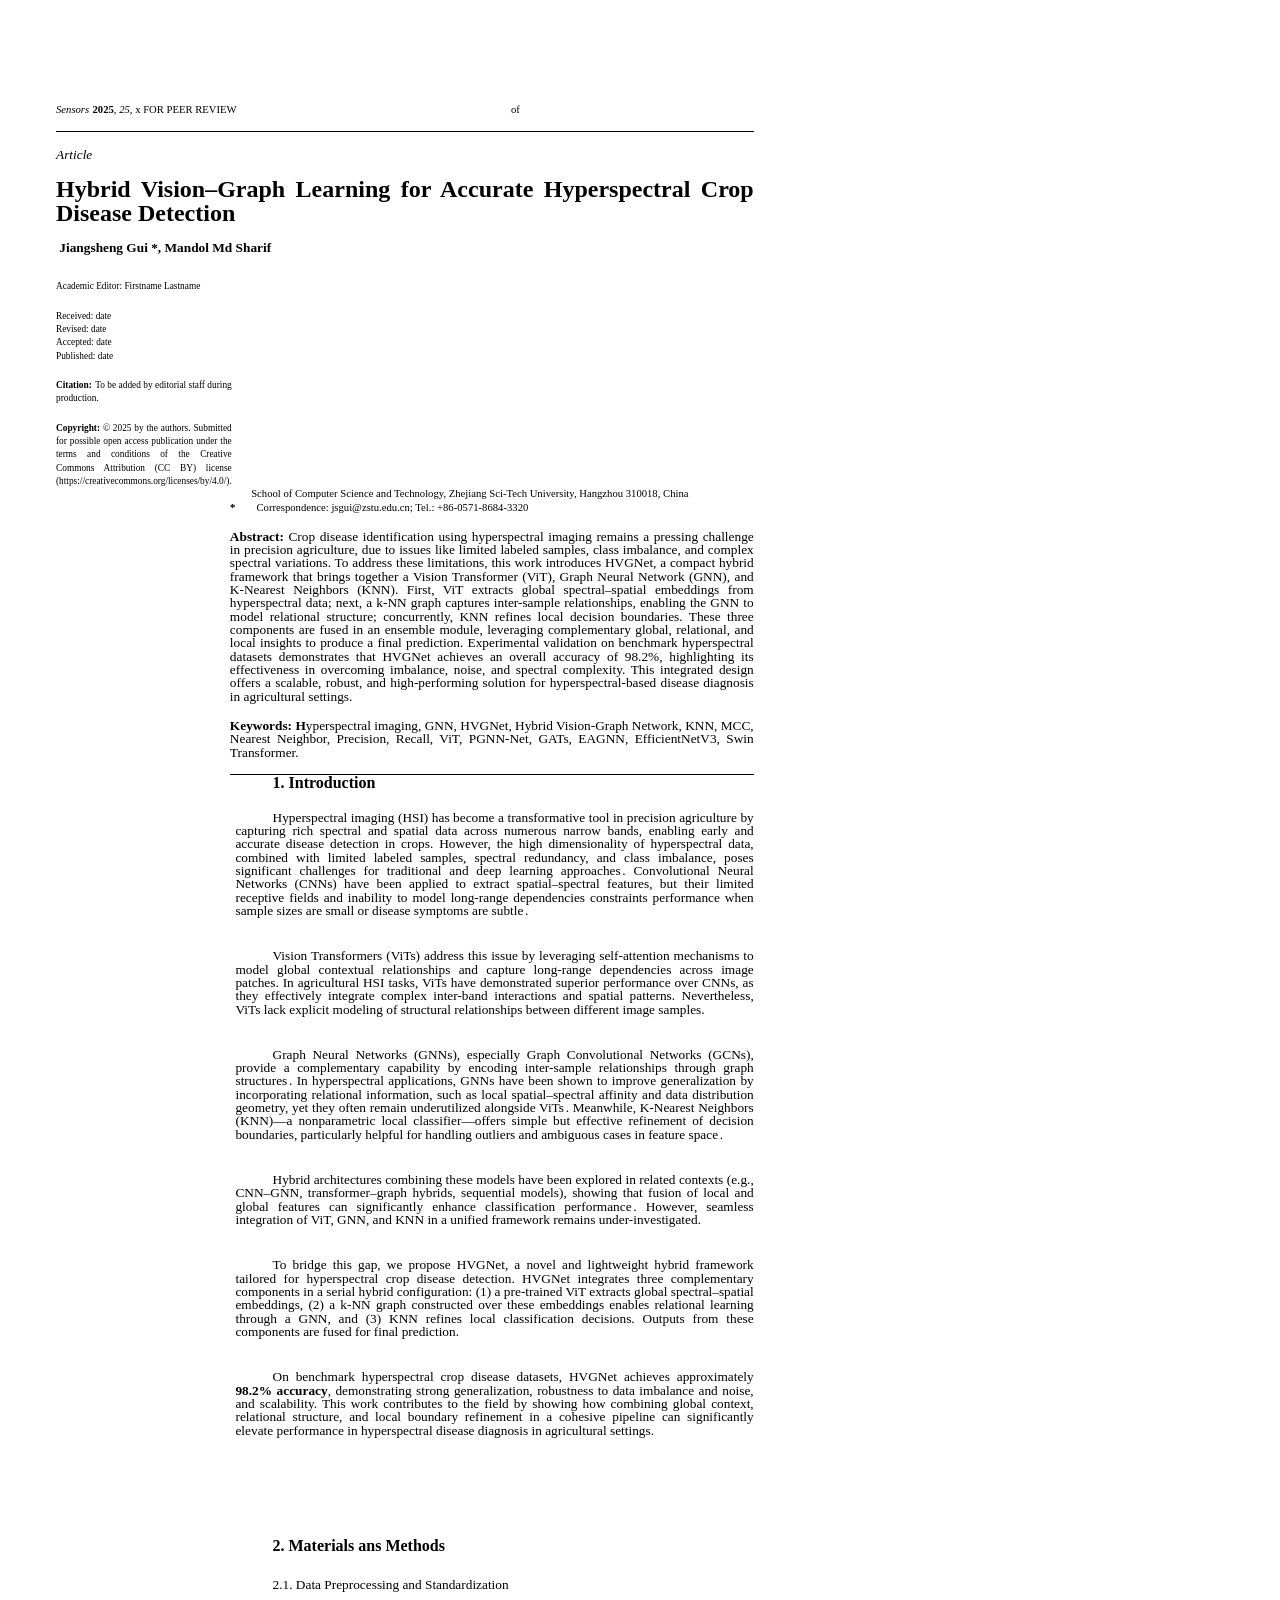
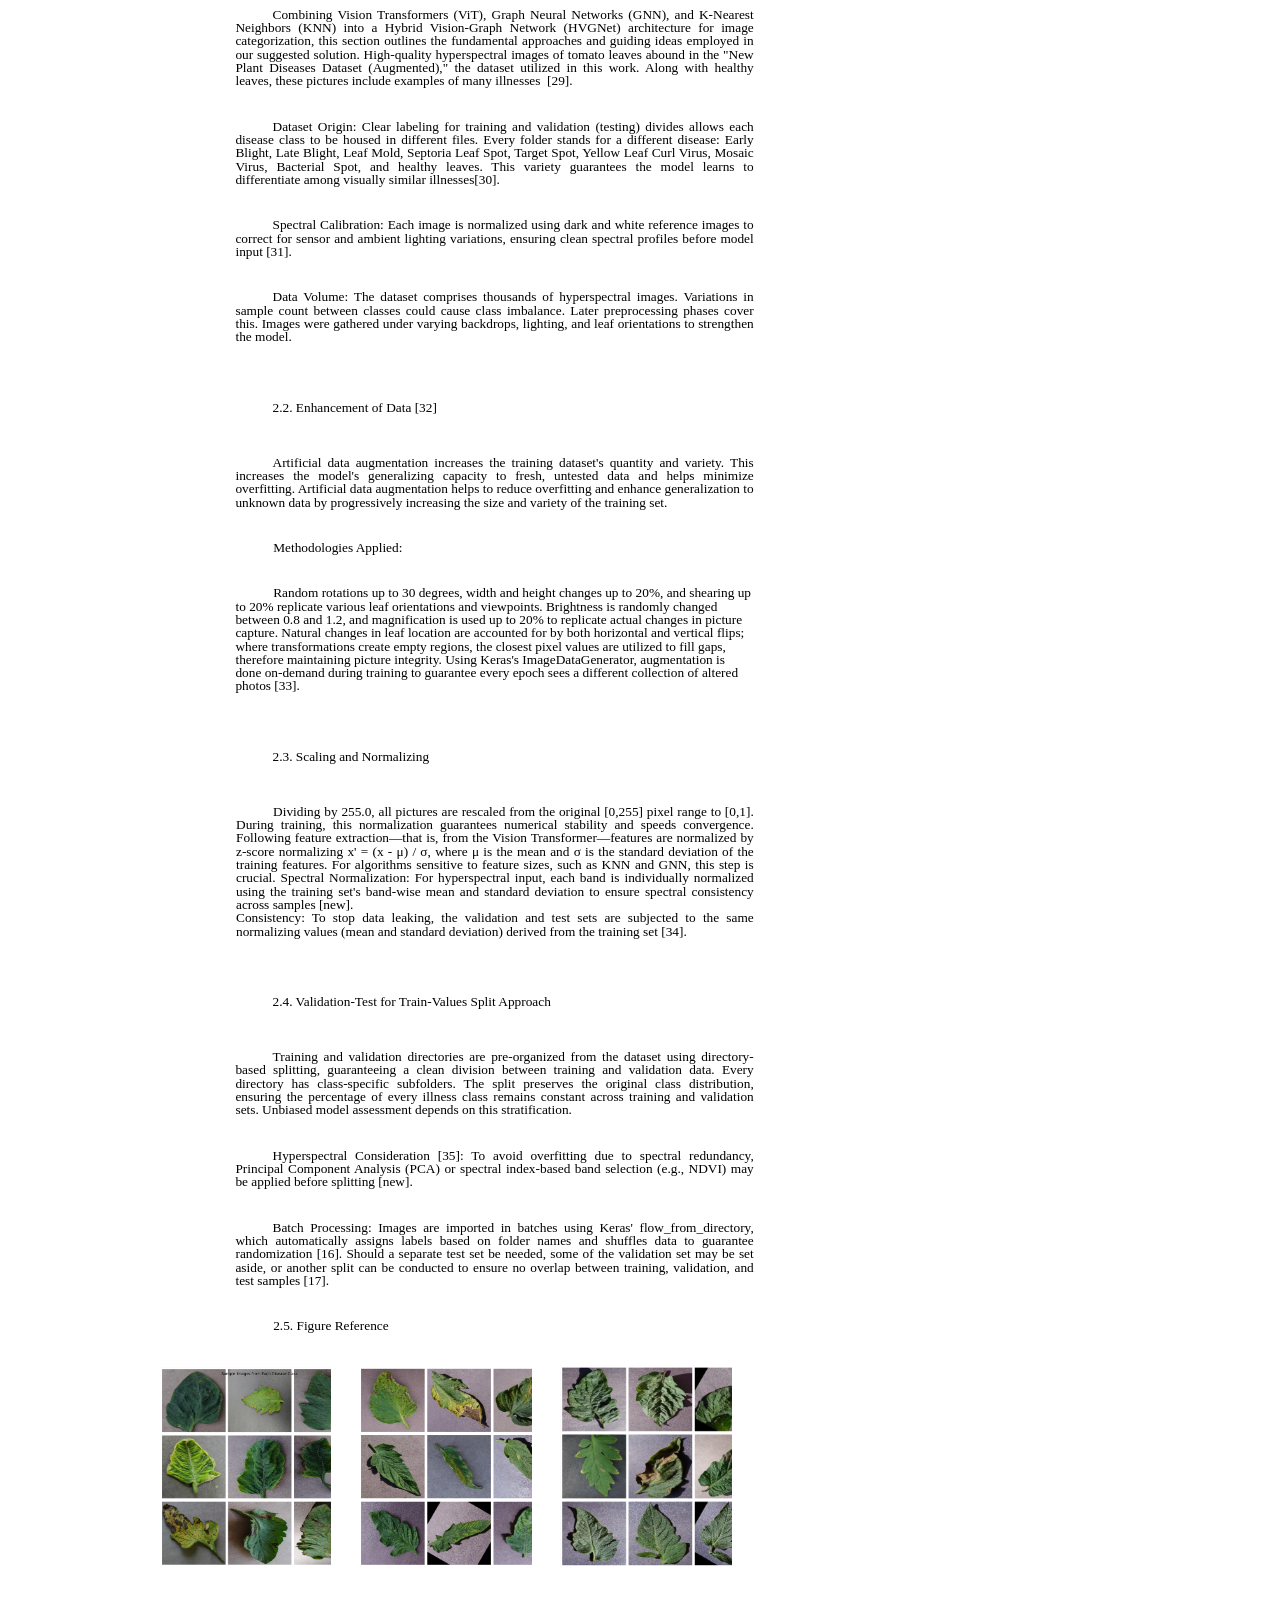
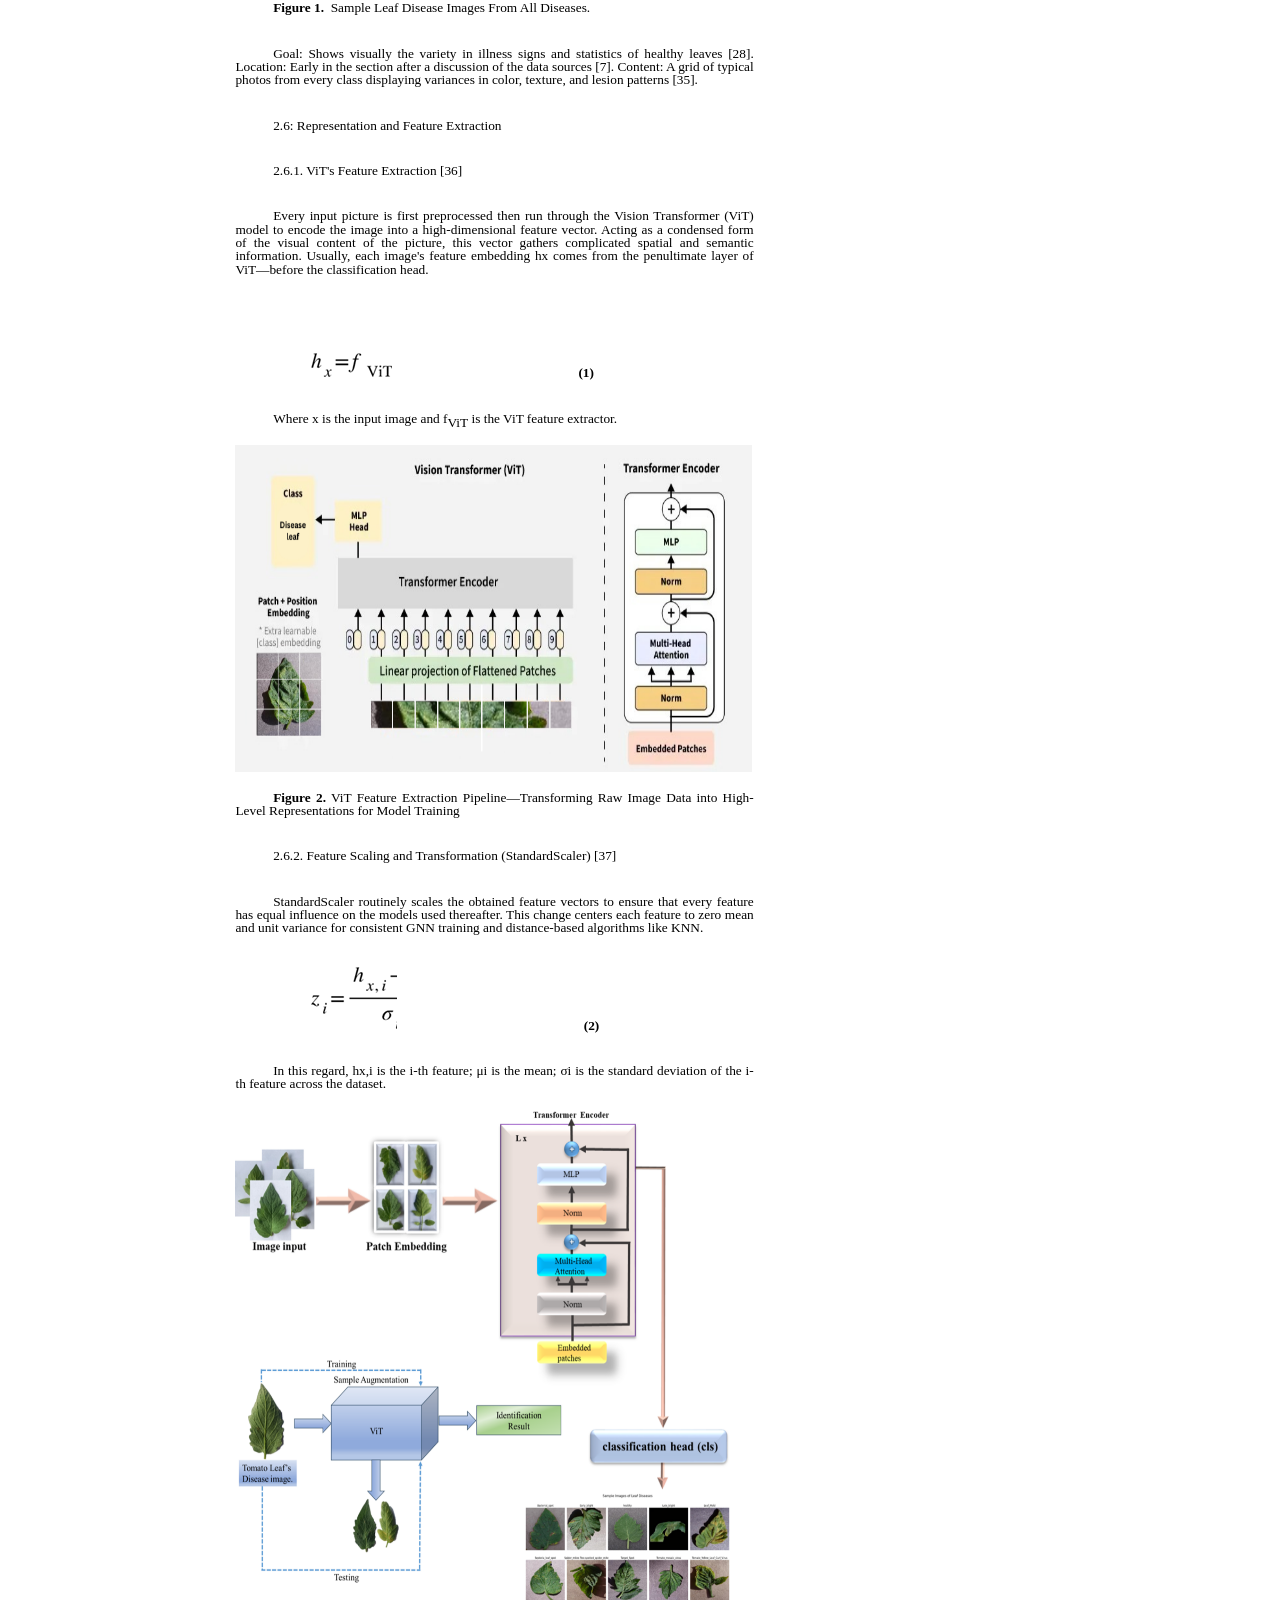
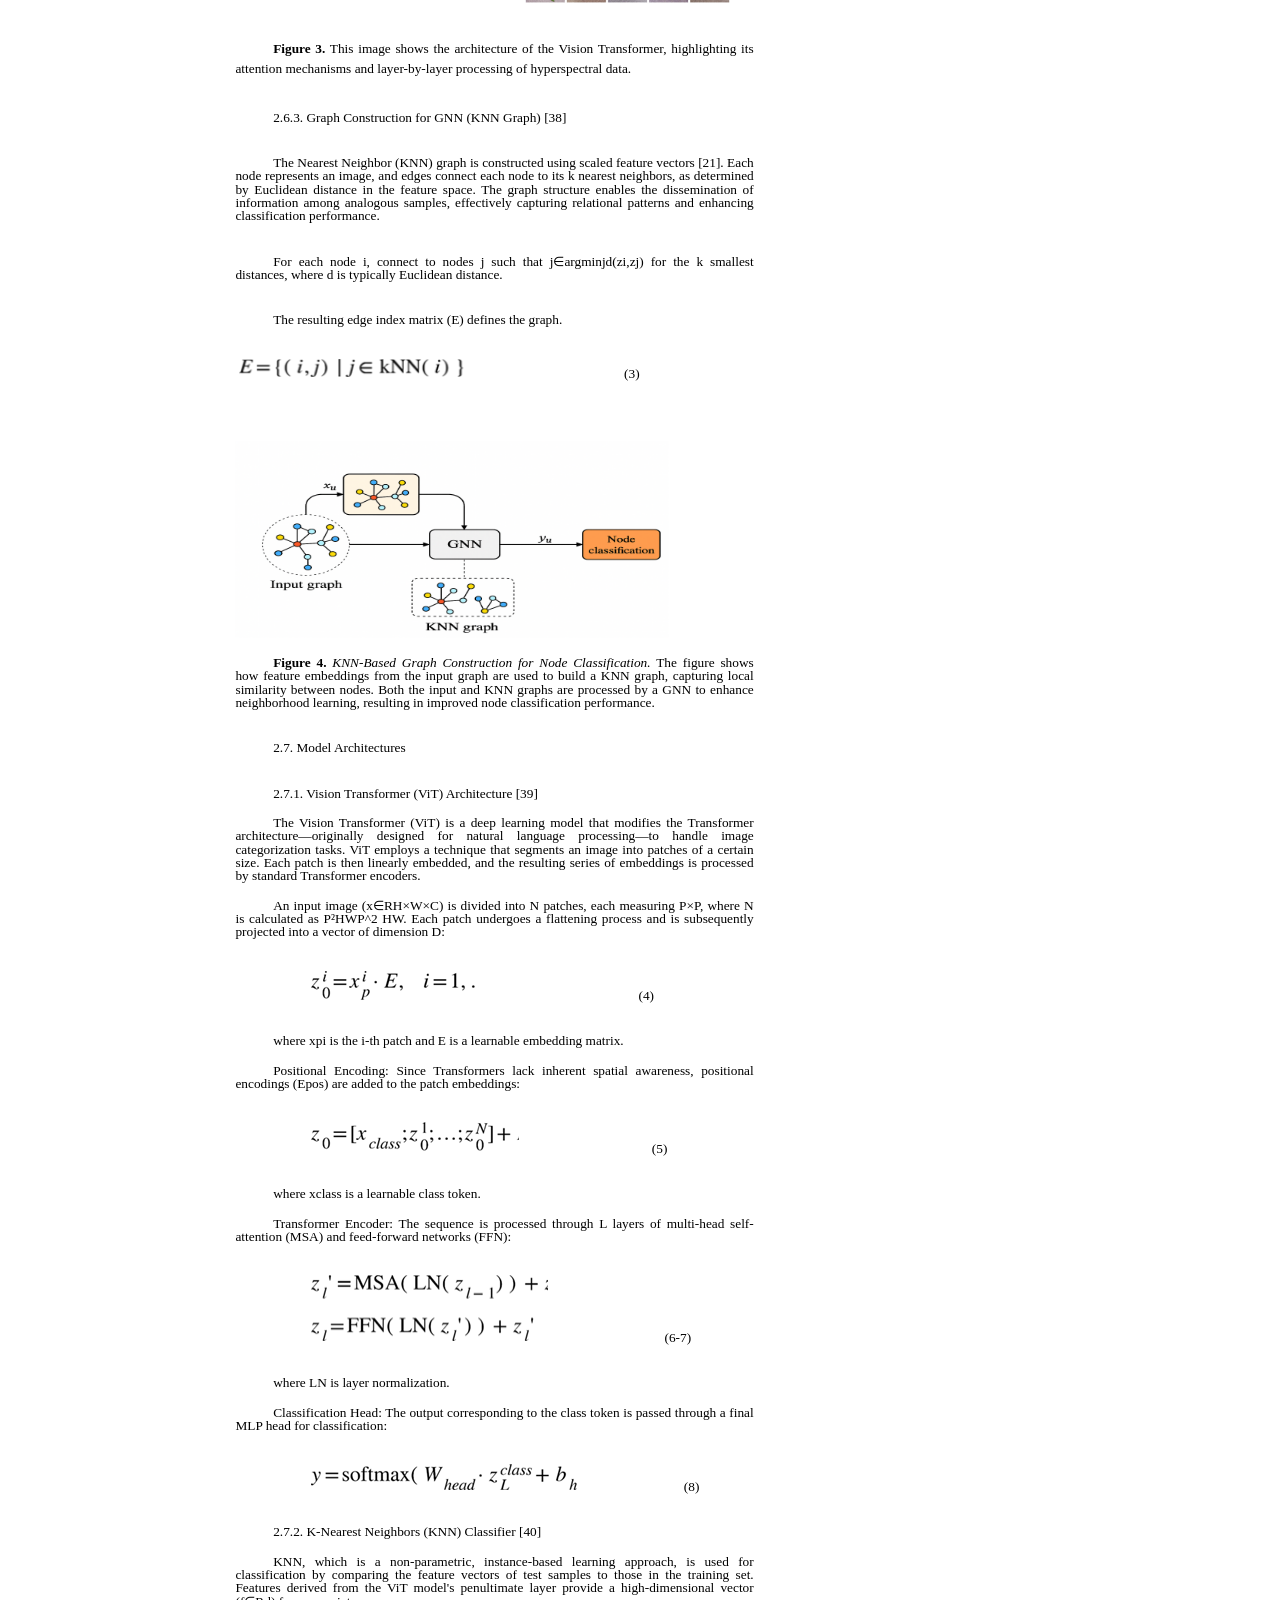
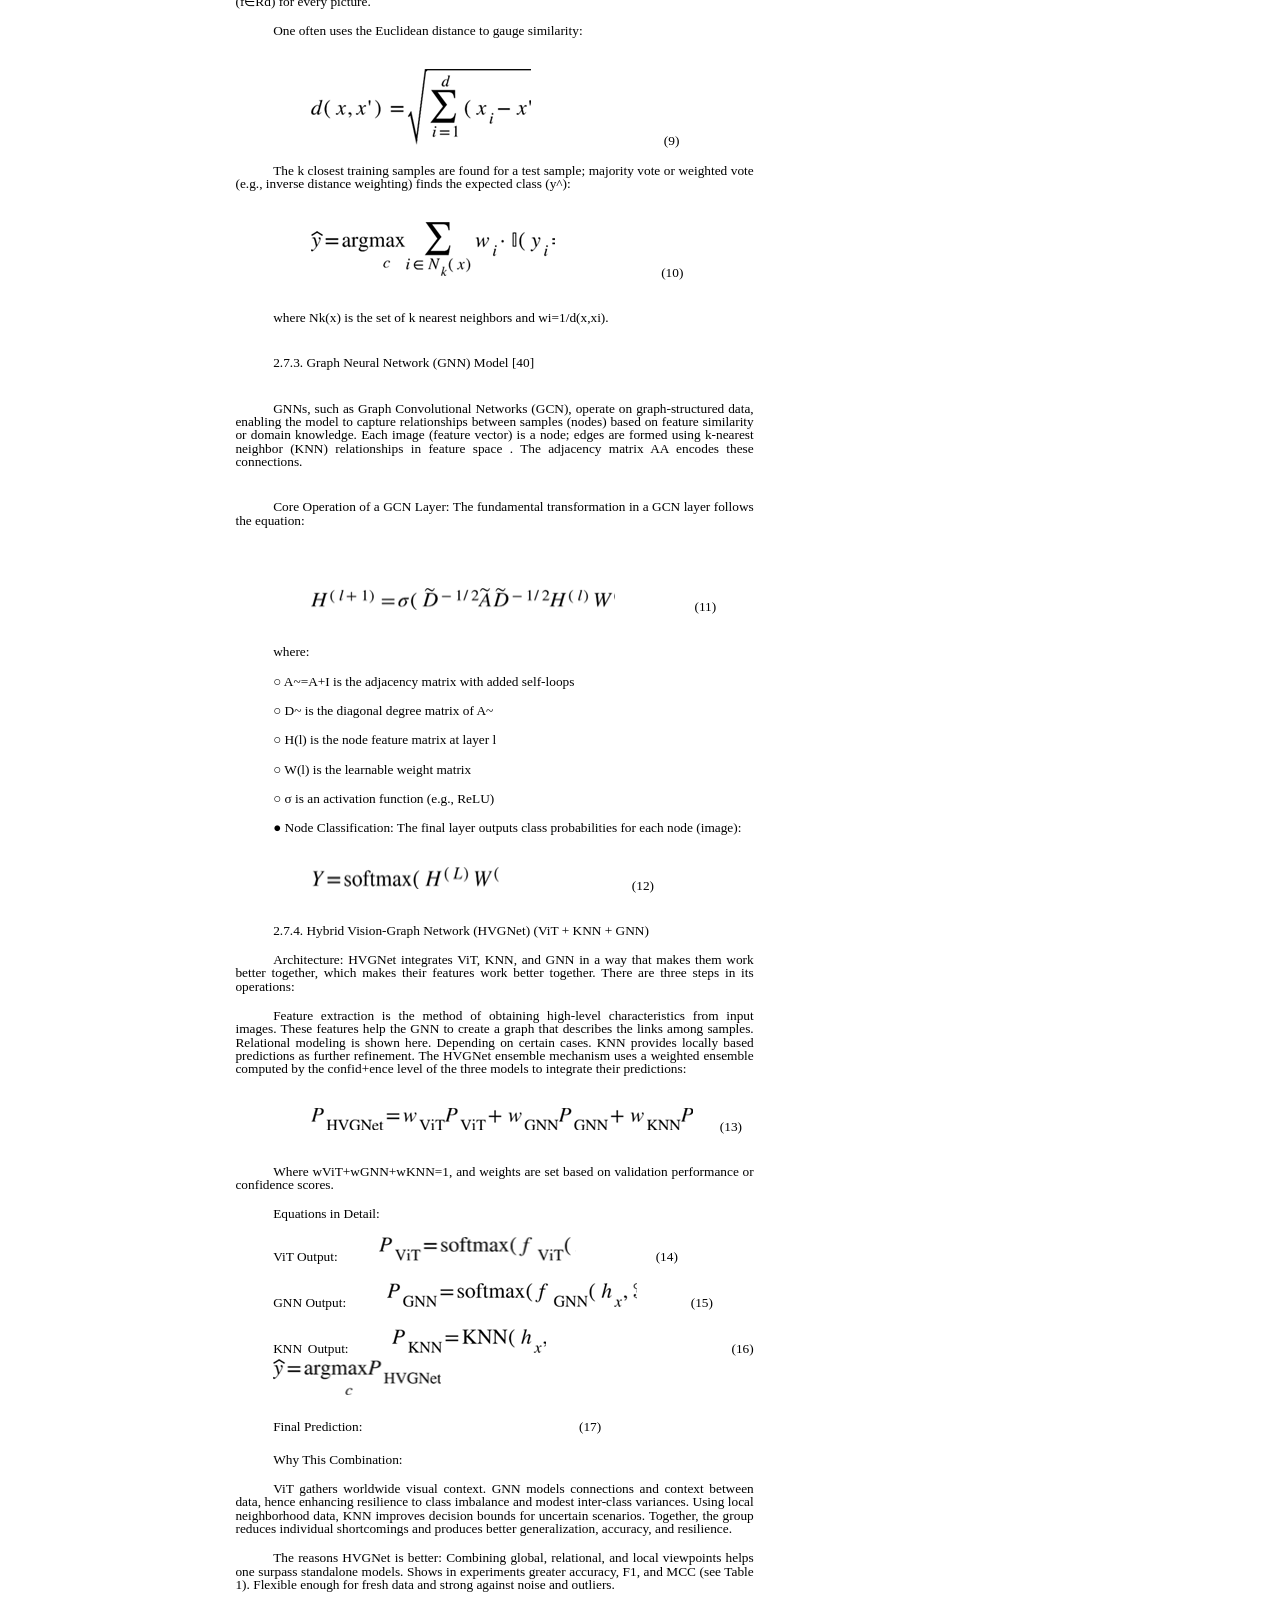
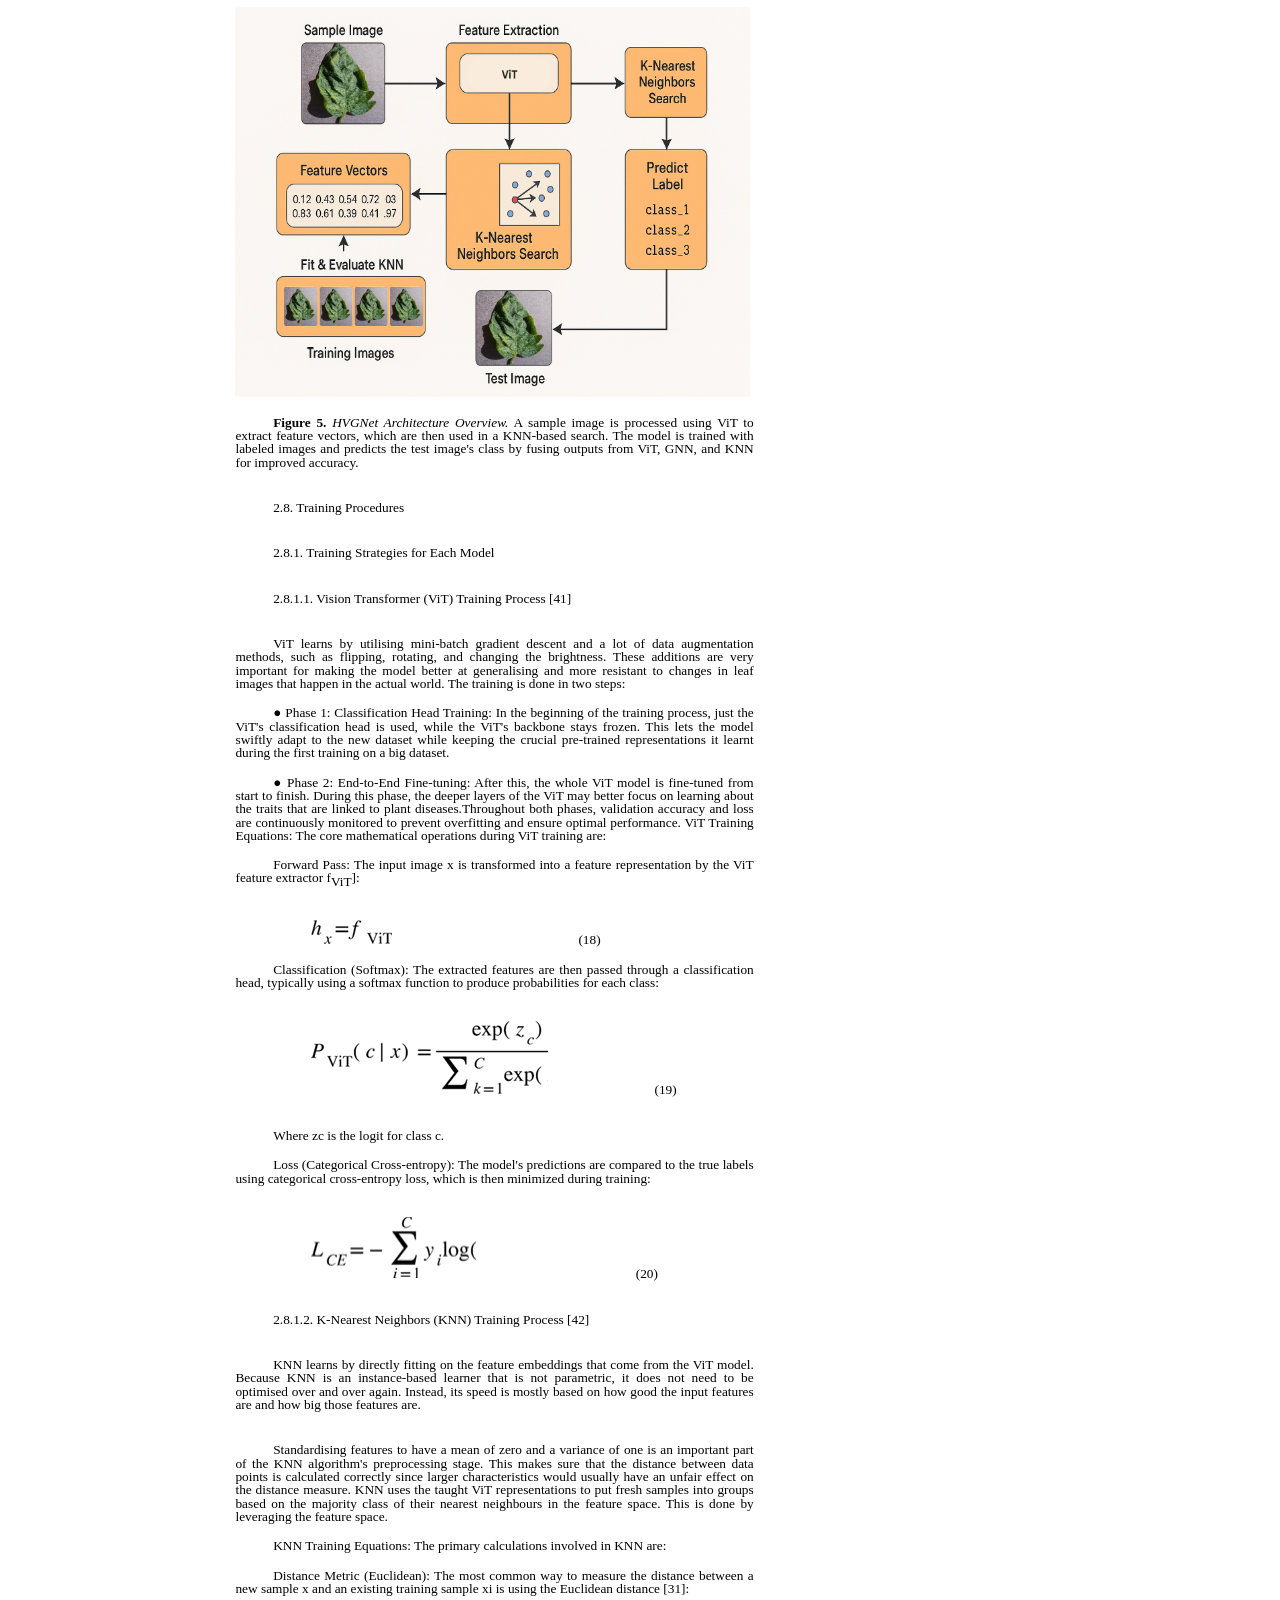
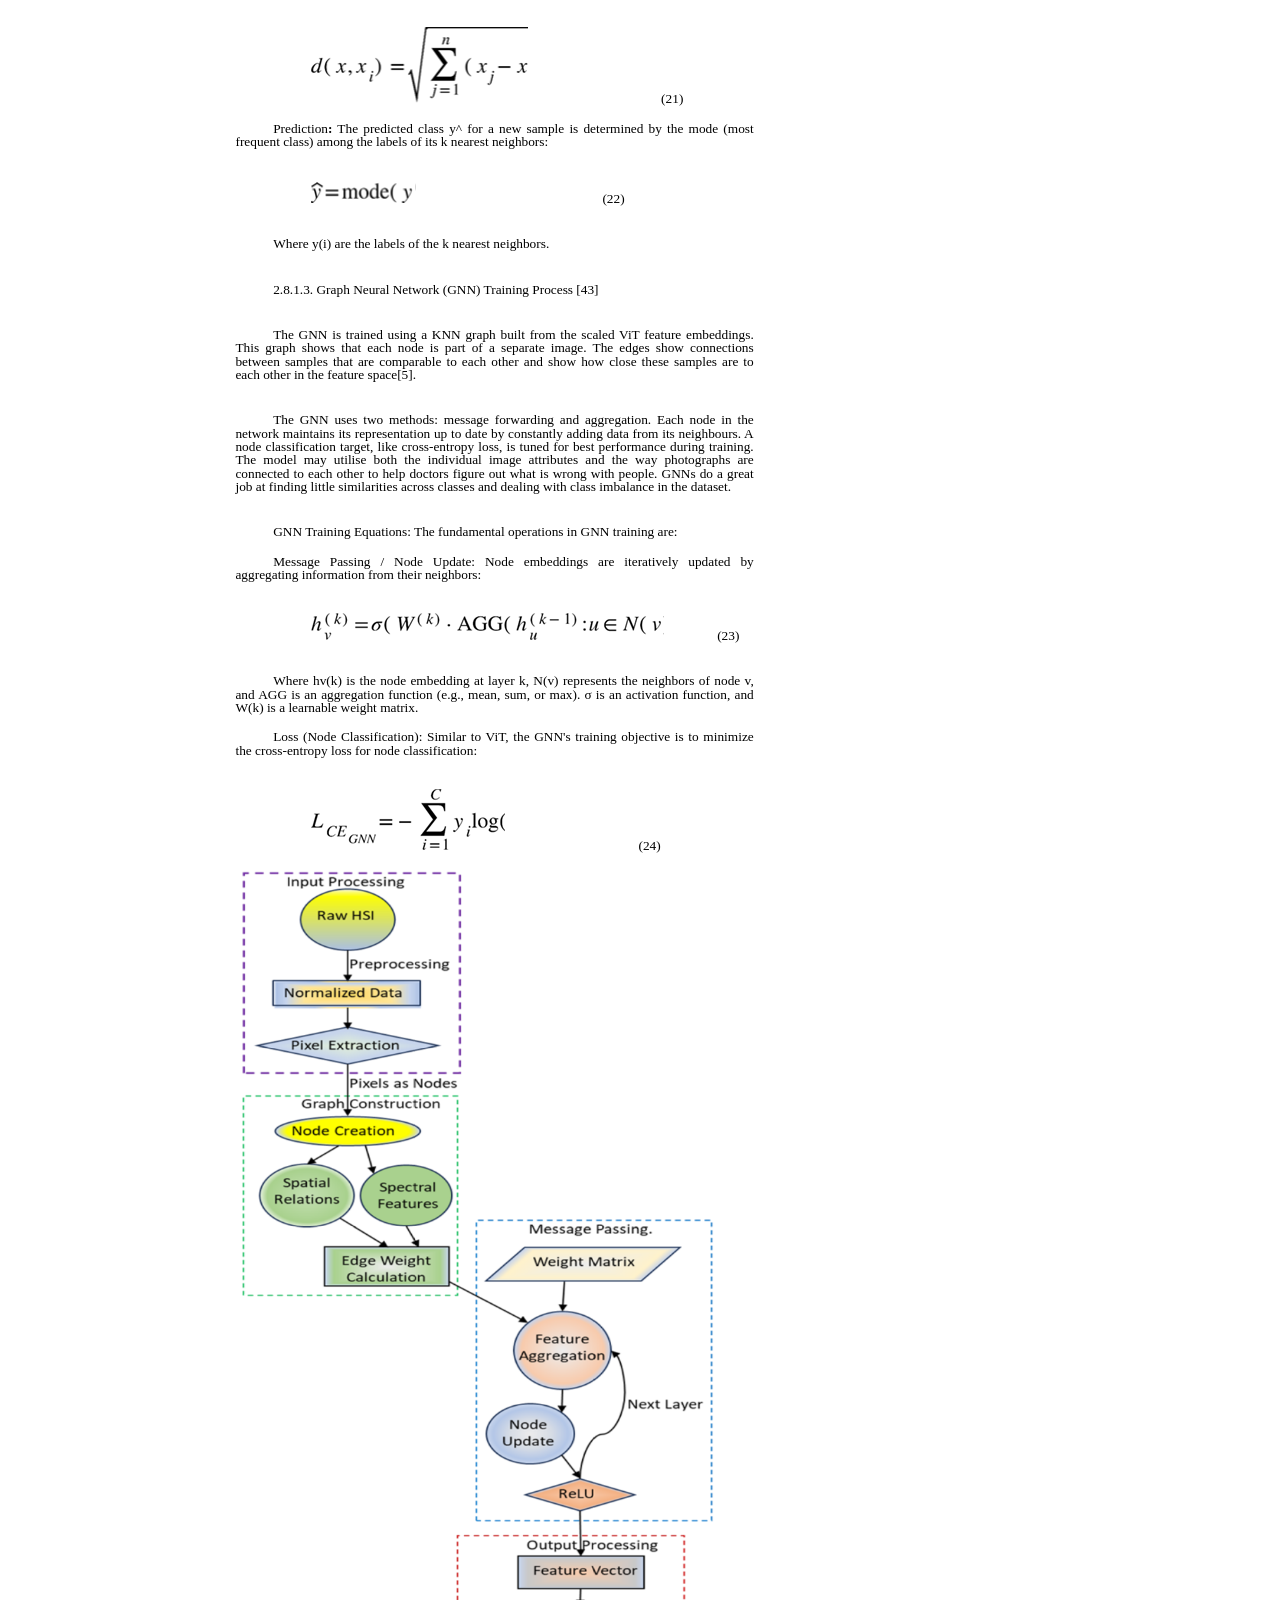
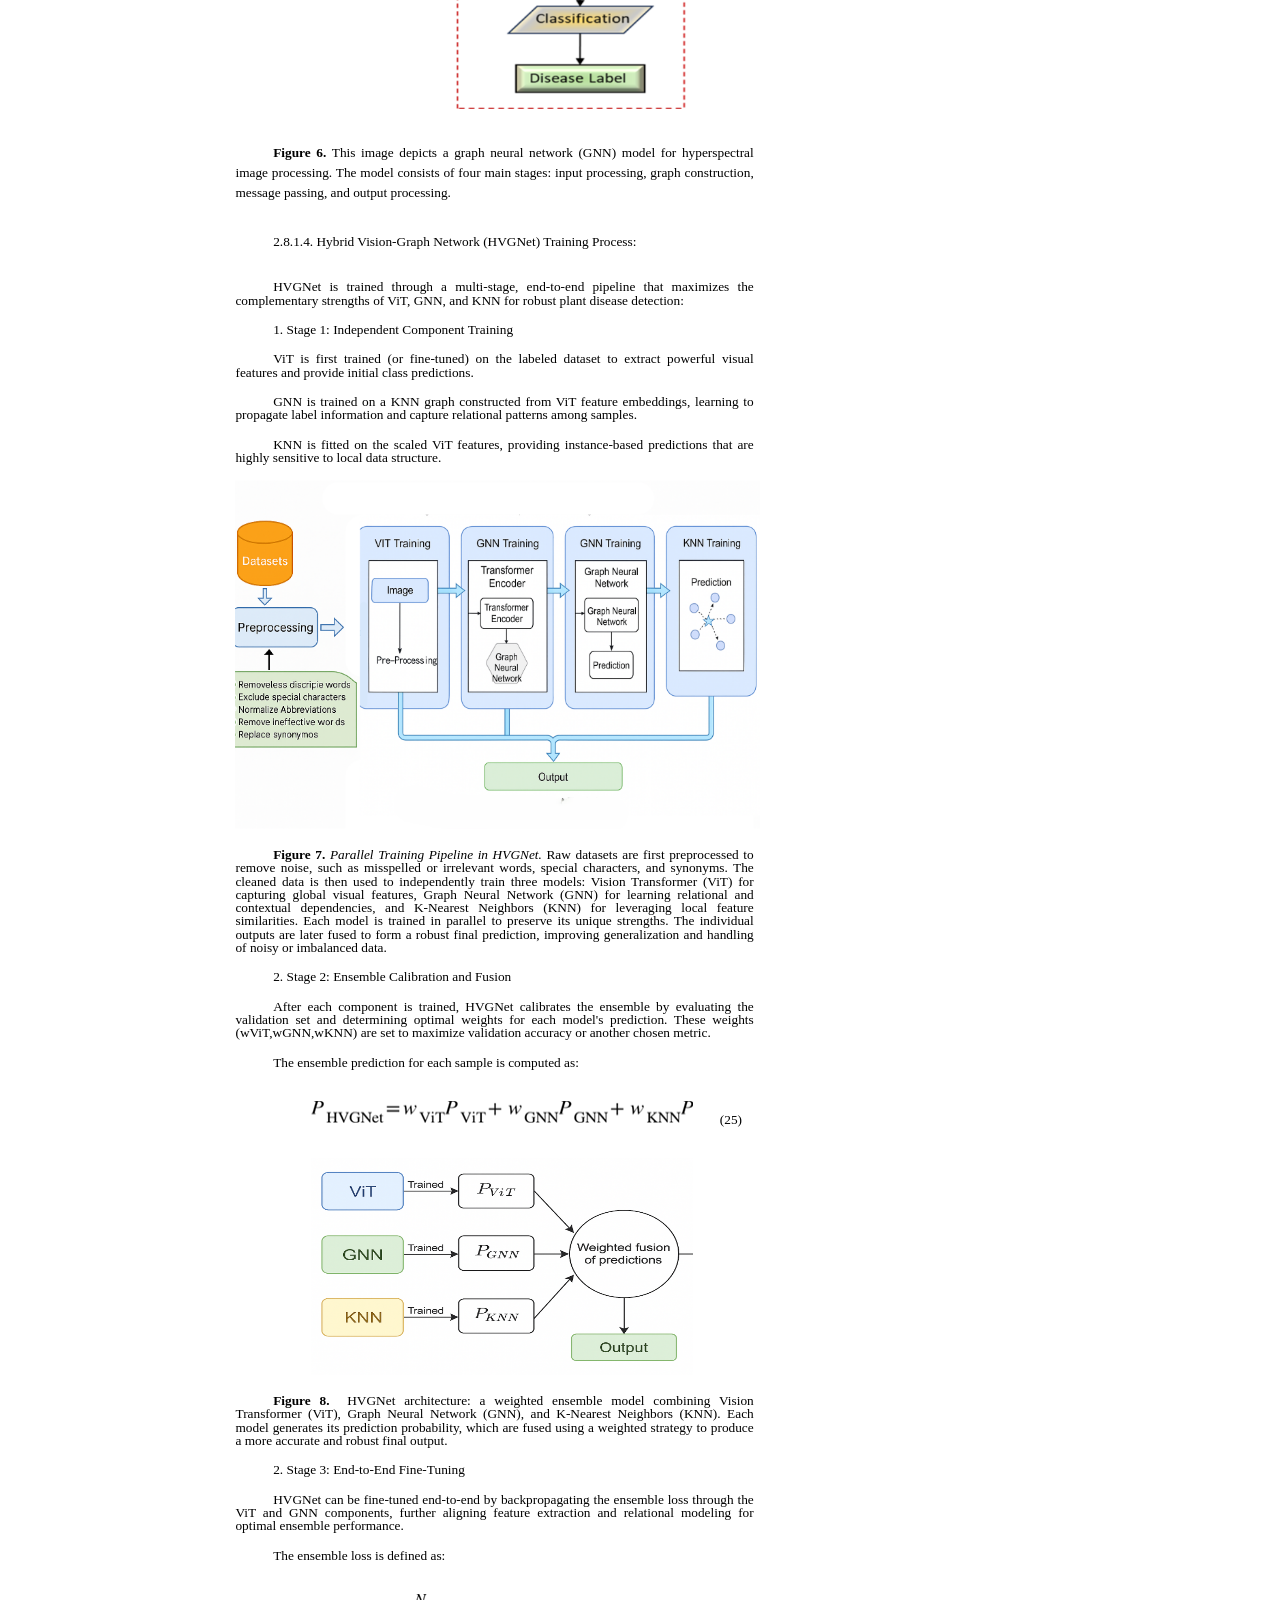
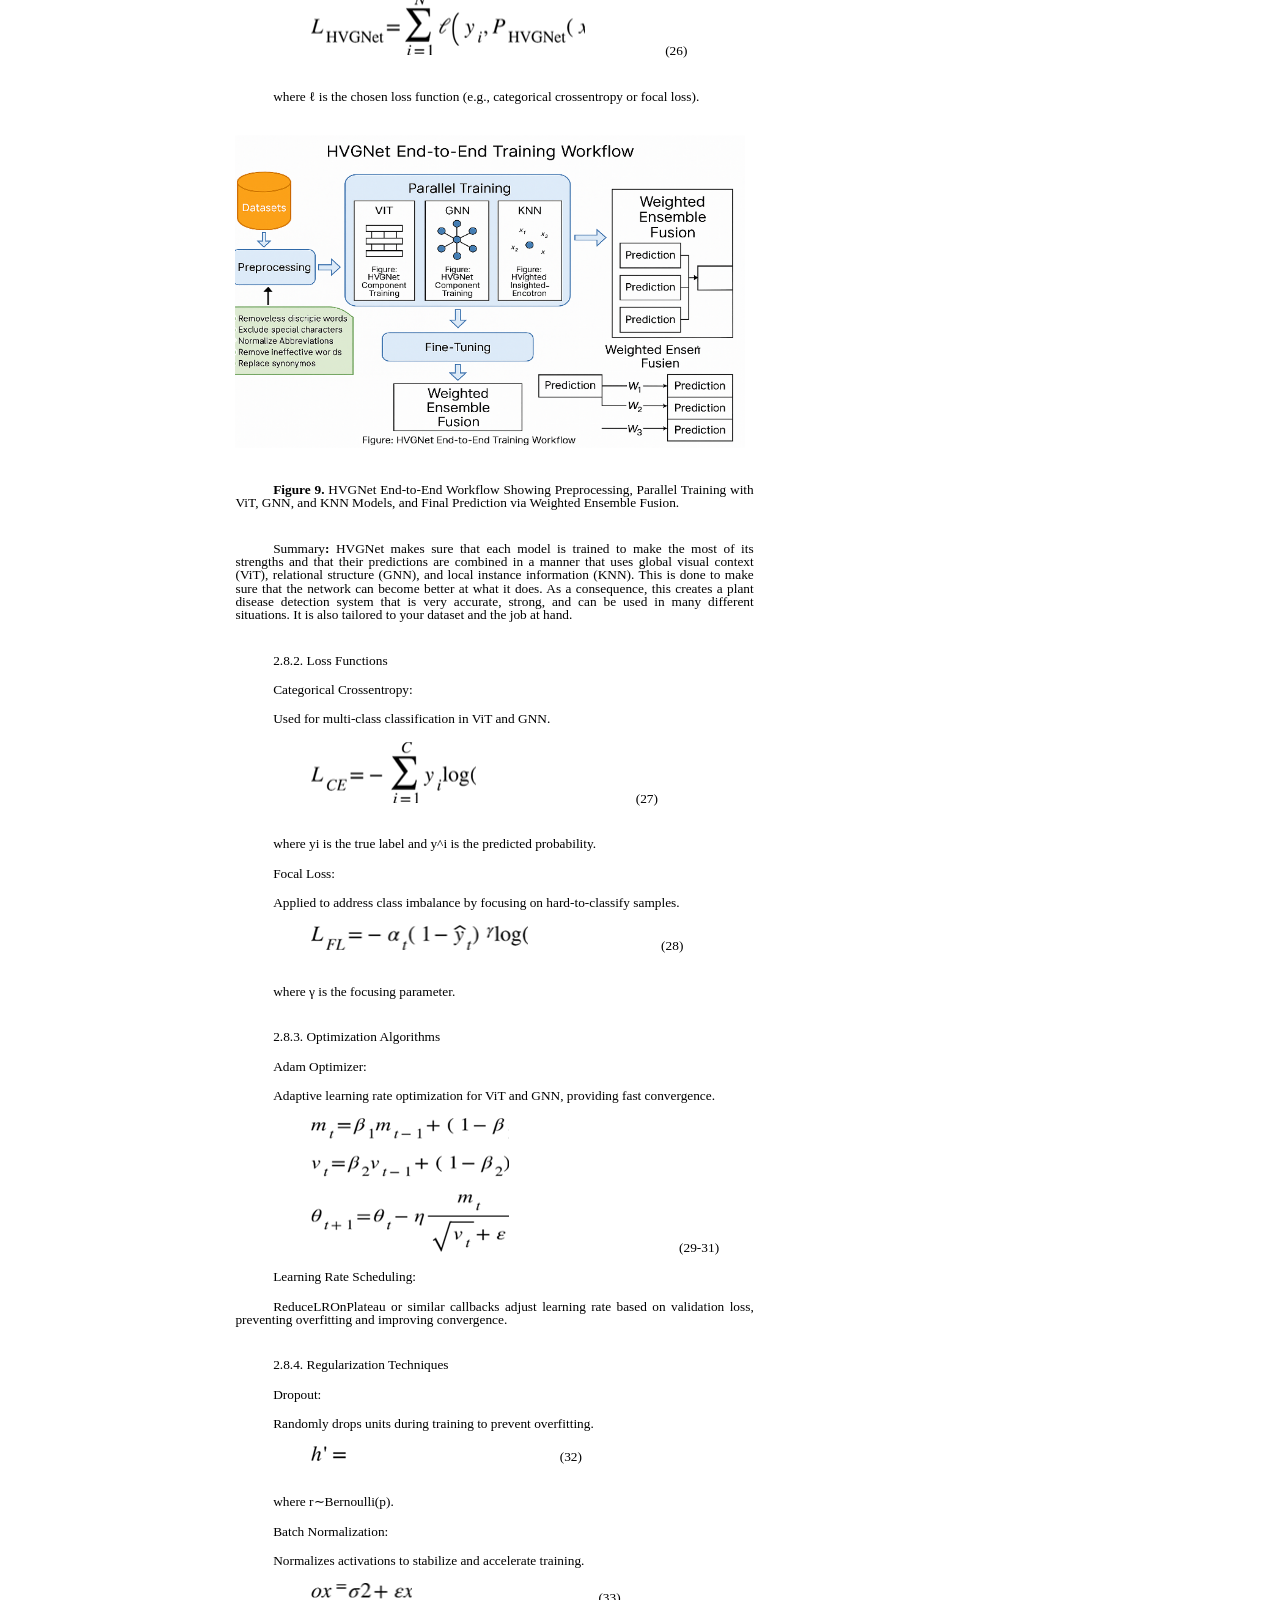
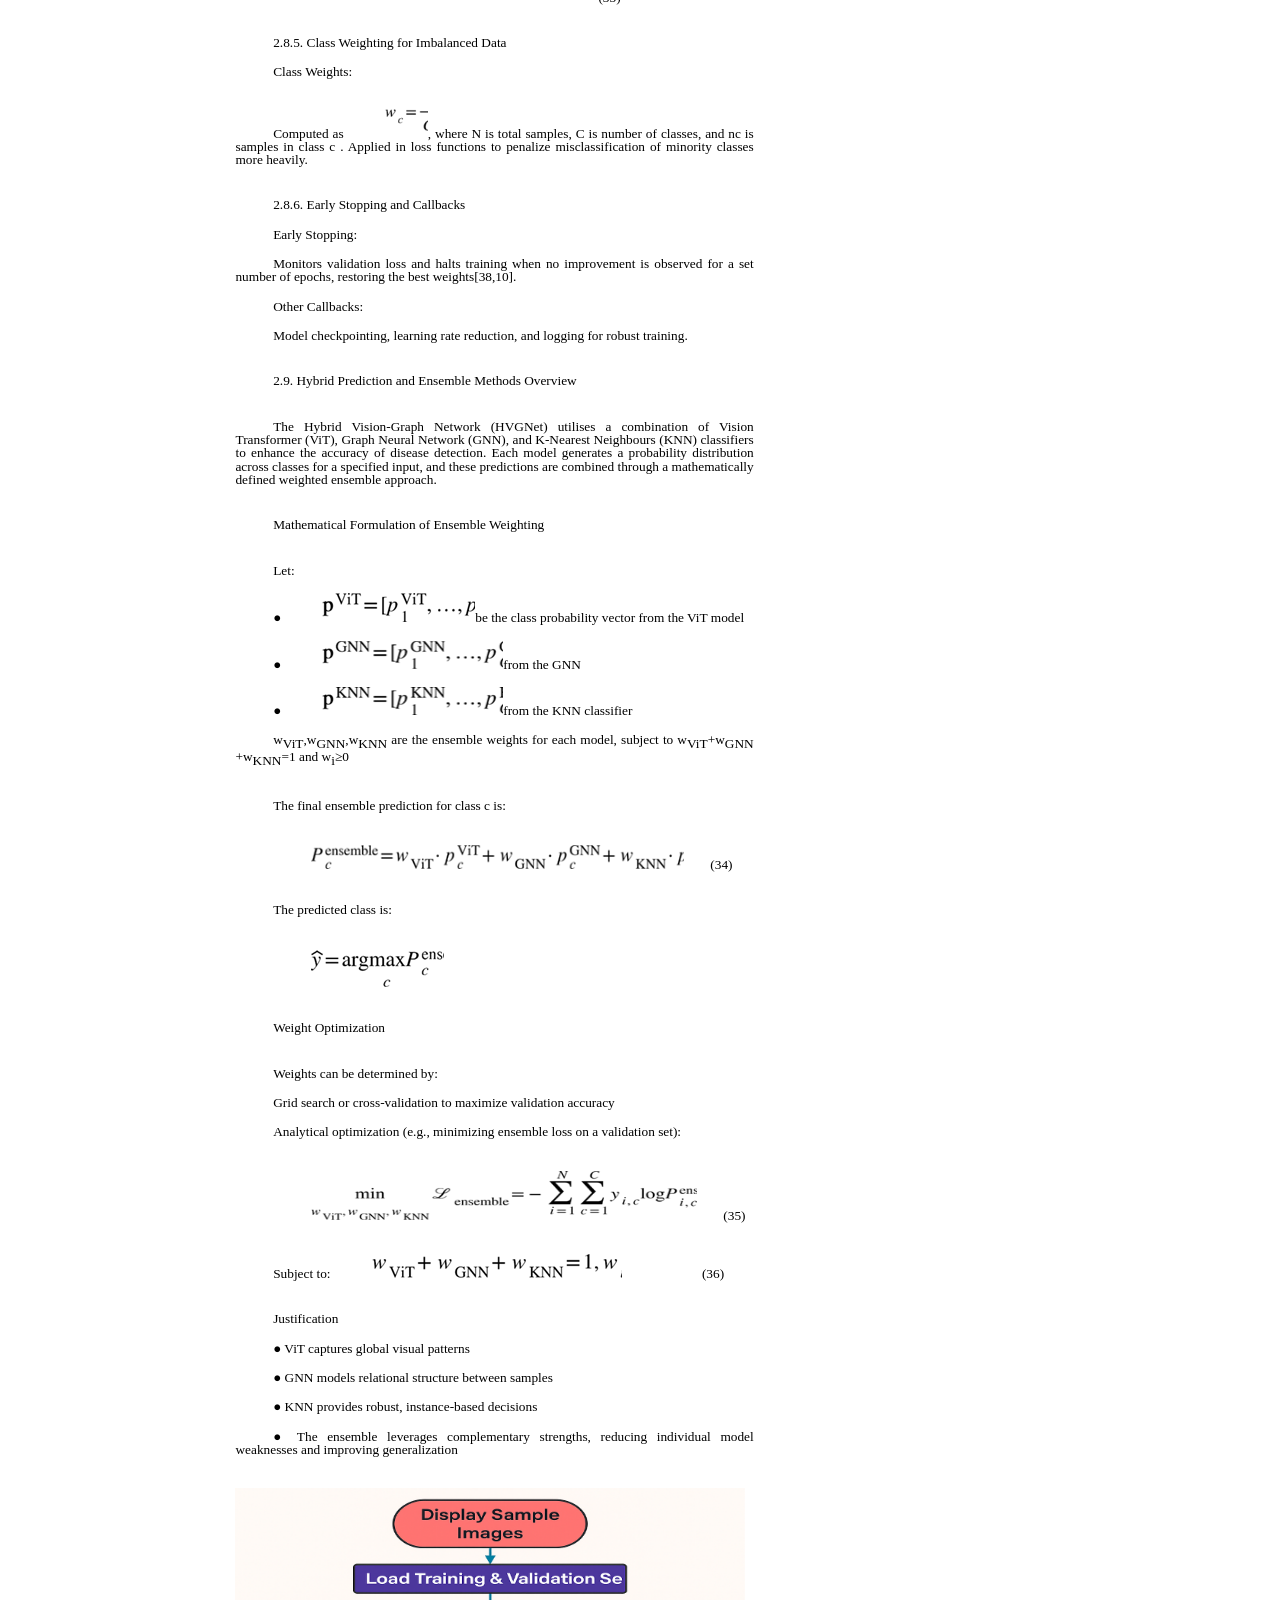
<file: docs/paper.html>
<!DOCTYPE html>
<html>
<head>
  <meta name="generator" content="HTML Tidy for HTML5 for Linux version 5.6.0">
  <meta content="text/html; charset=utf-8" http-equiv="content-type">
  <style type="text/css">
  @import url(https://themes.googleusercontent.com/fonts/css?kit=9Nb6rAPXhEHvXrnCcp5QKZumZX-8DFEl-aBnCb0ShE_PdSe6qXkNCJYRAbug6g00);.lst-kix_list_21-8>li{counter-increment:lst-ctn-kix_list_21-8}.lst-kix_kalreyen9mcd-2>li{counter-increment:lst-ctn-kix_kalreyen9mcd-2}ul.lst-kix_iq56ag3b3buf-3{list-style-type:none}ul.lst-kix_1kdaca5657cb-7{list-style-type:none}ul.lst-kix_iq56ag3b3buf-4{list-style-type:none}ul.lst-kix_1kdaca5657cb-6{list-style-type:none}ul.lst-kix_iq56ag3b3buf-5{list-style-type:none}ul.lst-kix_iq56ag3b3buf-6{list-style-type:none}ul.lst-kix_1kdaca5657cb-8{list-style-type:none}ul.lst-kix_iq56ag3b3buf-7{list-style-type:none}ul.lst-kix_1kdaca5657cb-3{list-style-type:none}ul.lst-kix_iq56ag3b3buf-8{list-style-type:none}ul.lst-kix_1kdaca5657cb-2{list-style-type:none}ul.lst-kix_1kdaca5657cb-5{list-style-type:none}.lst-kix_list_5-0>li{counter-increment:lst-ctn-kix_list_5-0}ul.lst-kix_1kdaca5657cb-4{list-style-type:none}ul.lst-kix_1kdaca5657cb-1{list-style-type:none}ul.lst-kix_1kdaca5657cb-0{list-style-type:none}ol.lst-kix_list_5-3.start{counter-reset:lst-ctn-kix_list_5-3 0}.lst-kix_list_4-3>li{counter-increment:lst-ctn-kix_list_4-3}ol.lst-kix_list_17-1.start{counter-reset:lst-ctn-kix_list_17-1 0}ol.lst-kix_89mpcukxj3b7-4.start{counter-reset:lst-ctn-kix_89mpcukxj3b7-4 0}ol.lst-kix_list_8-8.start{counter-reset:lst-ctn-kix_list_8-8 0}ol.lst-kix_list_16-5{list-style-type:none}ol.lst-kix_list_16-6{list-style-type:none}ol.lst-kix_list_16-7{list-style-type:none}.lst-kix_5bqs195cpufb-0>li:before{content:"\0025cf   "}.lst-kix_5bqs195cpufb-4>li:before{content:"\0025cb   "}ol.lst-kix_list_16-8{list-style-type:none}ol.lst-kix_list_16-1{list-style-type:none}ol.lst-kix_list_16-2{list-style-type:none}ol.lst-kix_list_16-3{list-style-type:none}ol.lst-kix_list_16-4{list-style-type:none}.lst-kix_hmr959a9yckd-4>li:before{content:"\0025cb   "}.lst-kix_5bqs195cpufb-2>li:before{content:"\0025a0   "}ol.lst-kix_list_16-0{list-style-type:none}.lst-kix_hmr959a9yckd-2>li:before{content:"\0025a0   "}.lst-kix_hmr959a9yckd-0>li:before{content:"\0025cf   "}.lst-kix_list_23-6>li:before{content:"" counter(lst-ctn-kix_list_23-6,decimal) ". "}.lst-kix_89mpcukxj3b7-4>li{counter-increment:lst-ctn-kix_89mpcukxj3b7-4}.lst-kix_list_23-2>li:before{content:"" counter(lst-ctn-kix_list_23-2,lower-roman) ". "}.lst-kix_list_23-0>li:before{content:"" counter(lst-ctn-kix_list_23-0,decimal) ". "}.lst-kix_list_23-8>li:before{content:"" counter(lst-ctn-kix_list_23-8,lower-roman) ". "}ul.lst-kix_iq56ag3b3buf-0{list-style-type:none}.lst-kix_list_3-6>li{counter-increment:lst-ctn-kix_list_3-6}ul.lst-kix_iq56ag3b3buf-1{list-style-type:none}ul.lst-kix_iq56ag3b3buf-2{list-style-type:none}.lst-kix_qg0vihax0drc-2>li:before{content:"\0025a0   "}.lst-kix_qg0vihax0drc-0>li:before{content:"\0025cf   "}.lst-kix_qg0vihax0drc-4>li:before{content:"\0025cb   "}.lst-kix_5bqs195cpufb-8>li:before{content:"\0025a0   "}.lst-kix_list_23-4>li:before{content:"" counter(lst-ctn-kix_list_23-4,lower-latin) ". "}.lst-kix_5bqs195cpufb-6>li:before{content:"\0025cf   "}.lst-kix_lpx8isa4nzwx-8>li:before{content:"\0025a0   "}.lst-kix_list_22-2>li:before{content:"" counter(lst-ctn-kix_list_22-2,lower-roman) ". "}.lst-kix_list_22-6>li:before{content:"" counter(lst-ctn-kix_list_22-6,decimal) ". "}.lst-kix_list_22-0>li:before{content:"" counter(lst-ctn-kix_list_22-0,decimal) ". "}.lst-kix_list_22-8>li:before{content:"" counter(lst-ctn-kix_list_22-8,lower-roman) ". "}ol.lst-kix_list_22-5.start{counter-reset:lst-ctn-kix_list_22-5 0}.lst-kix_list_5-7>li{counter-increment:lst-ctn-kix_list_5-7}ul.lst-kix_m4h6o5gvac1c-0{list-style-type:none}ul.lst-kix_m4h6o5gvac1c-2{list-style-type:none}ul.lst-kix_m4h6o5gvac1c-1{list-style-type:none}.lst-kix_list_22-4>li:before{content:"" counter(lst-ctn-kix_list_22-4,lower-latin) ". "}ul.lst-kix_m4h6o5gvac1c-4{list-style-type:none}ul.lst-kix_m4h6o5gvac1c-3{list-style-type:none}ul.lst-kix_m4h6o5gvac1c-6{list-style-type:none}ul.lst-kix_m4h6o5gvac1c-5{list-style-type:none}ul.lst-kix_m4h6o5gvac1c-8{list-style-type:none}ul.lst-kix_m4h6o5gvac1c-7{list-style-type:none}ul.lst-kix_aipvb3cg020q-0{list-style-type:none}ul.lst-kix_aipvb3cg020q-1{list-style-type:none}ul.lst-kix_aipvb3cg020q-2{list-style-type:none}ul.lst-kix_aipvb3cg020q-3{list-style-type:none}ul.lst-kix_tkmd4gj0o42-5{list-style-type:none}ul.lst-kix_aipvb3cg020q-4{list-style-type:none}ul.lst-kix_tkmd4gj0o42-6{list-style-type:none}ul.lst-kix_aipvb3cg020q-5{list-style-type:none}ul.lst-kix_tkmd4gj0o42-3{list-style-type:none}ul.lst-kix_aipvb3cg020q-6{list-style-type:none}ul.lst-kix_tkmd4gj0o42-4{list-style-type:none}ul.lst-kix_aipvb3cg020q-7{list-style-type:none}ul.lst-kix_aipvb3cg020q-8{list-style-type:none}ul.lst-kix_tkmd4gj0o42-7{list-style-type:none}ul.lst-kix_tkmd4gj0o42-8{list-style-type:none}ul.lst-kix_tkmd4gj0o42-1{list-style-type:none}ul.lst-kix_tkmd4gj0o42-2{list-style-type:none}ul.lst-kix_tkmd4gj0o42-0{list-style-type:none}.lst-kix_list_6-4>li{counter-increment:lst-ctn-kix_list_6-4}.lst-kix_7lm34hmbcfg-1>li:before{content:"\0025cb   "}ol.lst-kix_list_15-2.start{counter-reset:lst-ctn-kix_list_15-2 0}.lst-kix_7lm34hmbcfg-7>li:before{content:"\0025cb   "}.lst-kix_7lm34hmbcfg-5>li:before{content:"\0025a0   "}.lst-kix_l2f8a8cily7i-2>li:before{content:"\0025a0   "}.lst-kix_l2f8a8cily7i-0>li:before{content:"\0025cf   "}.lst-kix_7lm34hmbcfg-3>li:before{content:"\0025cf   "}.lst-kix_l2f8a8cily7i-6>li:before{content:"\0025cf   "}ol.lst-kix_list_5-8.start{counter-reset:lst-ctn-kix_list_5-8 0}.lst-kix_l2f8a8cily7i-4>li:before{content:"\0025cb   "}.lst-kix_list_1-3>li{counter-increment:lst-ctn-kix_list_1-3}ol.lst-kix_list_12-2.start{counter-reset:lst-ctn-kix_list_12-2 0}.lst-kix_l2f8a8cily7i-8>li:before{content:"\0025a0   "}ol.lst-kix_list_3-4.start{counter-reset:lst-ctn-kix_list_3-4 0}.lst-kix_lawhsr9m2t24-2>li:before{content:"\0025a0   "}.lst-kix_lawhsr9m2t24-6>li:before{content:"\0025cf   "}.lst-kix_v268ful0om05-8>li:before{content:"\0025a0   "}.lst-kix_tzx035vb6yke-5>li:before{content:"" counter(lst-ctn-kix_tzx035vb6yke-5,lower-roman) ". "}.lst-kix_list_21-8>li:before{content:"" counter(lst-ctn-kix_list_21-8,lower-roman) ". "}.lst-kix_list_8-0>li{counter-increment:lst-ctn-kix_list_8-0}ol.lst-kix_list_18-2.start{counter-reset:lst-ctn-kix_list_18-2 0}.lst-kix_tzx035vb6yke-1>li:before{content:"\0025cb   "}.lst-kix_2qhpiqgaixwh-7>li:before{content:"\0025cb   "}.lst-kix_list_21-0>li:before{content:"" counter(lst-ctn-kix_list_21-0,decimal) ". "}ul.lst-kix_lpx8isa4nzwx-0{list-style-type:none}.lst-kix_list_13-1>li{counter-increment:lst-ctn-kix_list_13-1}ul.lst-kix_lpx8isa4nzwx-1{list-style-type:none}ul.lst-kix_lpx8isa4nzwx-2{list-style-type:none}.lst-kix_v268ful0om05-0>li:before{content:"\0025cf   "}.lst-kix_mhuk11zb1qz8-1>li:before{content:"\0025cb   "}ul.lst-kix_lpx8isa4nzwx-3{list-style-type:none}ul.lst-kix_lpx8isa4nzwx-4{list-style-type:none}ul.lst-kix_lpx8isa4nzwx-5{list-style-type:none}.lst-kix_list_21-4>li:before{content:"" counter(lst-ctn-kix_list_21-4,lower-latin) ". "}ul.lst-kix_lpx8isa4nzwx-6{list-style-type:none}ul.lst-kix_lpx8isa4nzwx-7{list-style-type:none}ul.lst-kix_lpx8isa4nzwx-8{list-style-type:none}.lst-kix_v268ful0om05-4>li:before{content:"\0025cb   "}.lst-kix_tog8cqqlb1x-0>li:before{content:"\0025cf   "}.lst-kix_tog8cqqlb1x-4>li:before{content:"\0025cb   "}.lst-kix_kglxyl7z0qnt-1>li:before{content:"\0025cb   "}.lst-kix_kglxyl7z0qnt-5>li:before{content:"\0025a0   "}ol.lst-kix_list_12-5{list-style-type:none}ol.lst-kix_list_12-6{list-style-type:none}ol.lst-kix_list_12-7{list-style-type:none}ol.lst-kix_list_12-8{list-style-type:none}ol.lst-kix_list_12-1{list-style-type:none}ol.lst-kix_list_12-2{list-style-type:none}.lst-kix_zc31t3sf4xkr-7>li:before{content:"\0025cb   "}ol.lst-kix_list_12-3{list-style-type:none}ol.lst-kix_list_12-4{list-style-type:none}.lst-kix_97q7cam5tboy-0>li{counter-increment:lst-ctn-kix_97q7cam5tboy-0}ol.lst-kix_list_12-0{list-style-type:none}.lst-kix_tog8cqqlb1x-8>li:before{content:"\0025a0   "}ol.lst-kix_kalreyen9mcd-6.start{counter-reset:lst-ctn-kix_kalreyen9mcd-6 0}ol.lst-kix_list_10-8.start{counter-reset:lst-ctn-kix_list_10-8 0}.lst-kix_zc31t3sf4xkr-3>li:before{content:"\0025cf   "}.lst-kix_bz8ws6of9nts-7>li:before{content:"\0025cb   "}ol.lst-kix_list_21-4.start{counter-reset:lst-ctn-kix_list_21-4 0}.lst-kix_2qhpiqgaixwh-3>li:before{content:"\0025cf   "}.lst-kix_bz8ws6of9nts-3>li:before{content:"\0025cf   "}.lst-kix_lpx8isa4nzwx-4>li:before{content:"\0025cb   "}ol.lst-kix_list_20-6.start{counter-reset:lst-ctn-kix_list_20-6 0}ol.lst-kix_1rv5aa4bfd1y-7.start{counter-reset:lst-ctn-kix_1rv5aa4bfd1y-7 0}.lst-kix_sji6ucvaonnu-3>li:before{content:"\0025cf   "}.lst-kix_sji6ucvaonnu-7>li:before{content:"\0025cb   "}.lst-kix_list_13-8>li{counter-increment:lst-ctn-kix_list_13-8}.lst-kix_ojl6qw5e6bu-5>li:before{content:"\0025a0   "}ol.lst-kix_list_4-7.start{counter-reset:lst-ctn-kix_list_4-7 0}.lst-kix_pm1fdwsbi4uc-6>li:before{content:"\0025cf   "}ol.lst-kix_list_5-0{list-style-type:none}ol.lst-kix_list_5-1{list-style-type:none}ol.lst-kix_list_5-2{list-style-type:none}.lst-kix_pm1fdwsbi4uc-2>li:before{content:"\0025a0   "}.lst-kix_qg0vihax0drc-6>li:before{content:"\0025cf   "}.lst-kix_ojl6qw5e6bu-1>li:before{content:"\0025cb   "}.lst-kix_list_20-2>li{counter-increment:lst-ctn-kix_list_20-2}ol.lst-kix_list_15-7.start{counter-reset:lst-ctn-kix_list_15-7 0}.lst-kix_list_6-6>li{counter-increment:lst-ctn-kix_list_6-6}ul.lst-kix_list_7-5{list-style-type:none}.lst-kix_sciejwg9ub9q-1>li:before{content:"\0025cb   "}ul.lst-kix_list_7-6{list-style-type:none}ul.lst-kix_list_7-3{list-style-type:none}.lst-kix_7oo6by2vr6hc-5>li:before{content:"\0025a0   "}.lst-kix_list_13-6>li{counter-increment:lst-ctn-kix_list_13-6}ul.lst-kix_list_7-4{list-style-type:none}.lst-kix_lpx8isa4nzwx-0>li:before{content:"\0025cf   "}ul.lst-kix_list_7-7{list-style-type:none}ul.lst-kix_list_7-8{list-style-type:none}ol.lst-kix_list_5-7{list-style-type:none}.lst-kix_sciejwg9ub9q-5>li:before{content:"\0025a0   "}.lst-kix_oectvau1k7lf-3>li:before{content:"\0025cf   "}ol.lst-kix_list_5-8{list-style-type:none}.lst-kix_7oo6by2vr6hc-1>li:before{content:"\0025cb   "}ol.lst-kix_list_5-3{list-style-type:none}ul.lst-kix_list_7-1{list-style-type:none}.lst-kix_list_8-7>li{counter-increment:lst-ctn-kix_list_8-7}ol.lst-kix_list_5-4{list-style-type:none}ul.lst-kix_list_7-2{list-style-type:none}ol.lst-kix_list_5-5{list-style-type:none}ol.lst-kix_list_5-6{list-style-type:none}ul.lst-kix_list_7-0{list-style-type:none}.lst-kix_rl3ux0if70bv-1>li:before{content:"\0025cb   "}.lst-kix_list_20-4>li{counter-increment:lst-ctn-kix_list_20-4}.lst-kix_1kdaca5657cb-0>li:before{content:"\0025cf   "}.lst-kix_rl3ux0if70bv-5>li:before{content:"\0025a0   "}ol.lst-kix_list_20-1.start{counter-reset:lst-ctn-kix_list_20-1 0}.lst-kix_1kdaca5657cb-8>li:before{content:"\0025a0   "}ol.lst-kix_tzx035vb6yke-0{list-style-type:none}.lst-kix_rs0wv1g96kcp-3>li:before{content:"\0025cf   "}.lst-kix_1rv5aa4bfd1y-3>li:before{content:"" counter(lst-ctn-kix_1rv5aa4bfd1y-3,lower-latin) ") "}.lst-kix_1rv5aa4bfd1y-7>li:before{content:"" counter(lst-ctn-kix_1rv5aa4bfd1y-7,lower-roman) ". "}ol.lst-kix_tzx035vb6yke-2{list-style-type:none}ol.lst-kix_tzx035vb6yke-3{list-style-type:none}ol.lst-kix_tzx035vb6yke-4{list-style-type:none}ol.lst-kix_tzx035vb6yke-5{list-style-type:none}ol.lst-kix_tzx035vb6yke-6{list-style-type:none}ol.lst-kix_tzx035vb6yke-7{list-style-type:none}.lst-kix_1kdaca5657cb-4>li:before{content:"\0025cb   "}ol.lst-kix_tzx035vb6yke-8{list-style-type:none}.lst-kix_hmr959a9yckd-8>li:before{content:"\0025a0   "}ol.lst-kix_1rv5aa4bfd1y-2.start{counter-reset:lst-ctn-kix_1rv5aa4bfd1y-2 0}.lst-kix_rs0wv1g96kcp-7>li:before{content:"\0025cb   "}.lst-kix_mhuk11zb1qz8-5>li:before{content:"\0025a0   "}ol.lst-kix_1rv5aa4bfd1y-4.start{counter-reset:lst-ctn-kix_1rv5aa4bfd1y-4 0}.lst-kix_list_15-2>li{counter-increment:lst-ctn-kix_list_15-2}.lst-kix_list_22-5>li{counter-increment:lst-ctn-kix_list_22-5}.lst-kix_stosx8hna4vz-6>li:before{content:"\0025cf   "}.lst-kix_jqgkv1xity5t-4>li:before{content:"\0025cb   "}ul.lst-kix_i5k8seiiajpx-8{list-style-type:none}ul.lst-kix_i5k8seiiajpx-7{list-style-type:none}ul.lst-kix_i5k8seiiajpx-6{list-style-type:none}ul.lst-kix_i5k8seiiajpx-5{list-style-type:none}.lst-kix_stosx8hna4vz-2>li:before{content:"\0025a0   "}.lst-kix_list_17-3>li{counter-increment:lst-ctn-kix_list_17-3}.lst-kix_jqgkv1xity5t-8>li:before{content:"\0025a0   "}.lst-kix_ot0w9pje2c2a-8>li:before{content:"\0025a0   "}.lst-kix_p6p8702cms0n-6>li:before{content:"\0025cf   "}.lst-kix_oectvau1k7lf-7>li:before{content:"\0025cb   "}.lst-kix_p6p8702cms0n-2>li:before{content:"\0025a0   "}ul.lst-kix_list_14-4{list-style-type:none}ul.lst-kix_i5k8seiiajpx-4{list-style-type:none}ul.lst-kix_list_14-3{list-style-type:none}ul.lst-kix_i5k8seiiajpx-3{list-style-type:none}ol.lst-kix_list_13-0.start{counter-reset:lst-ctn-kix_list_13-0 0}ul.lst-kix_list_14-2{list-style-type:none}ul.lst-kix_i5k8seiiajpx-2{list-style-type:none}ul.lst-kix_list_14-1{list-style-type:none}ul.lst-kix_i5k8seiiajpx-1{list-style-type:none}ul.lst-kix_list_14-0{list-style-type:none}ul.lst-kix_i5k8seiiajpx-0{list-style-type:none}.lst-kix_24orhstjyxh9-2>li:before{content:"\0025a0   "}ul.lst-kix_list_14-8{list-style-type:none}ul.lst-kix_24orhstjyxh9-2{list-style-type:none}ul.lst-kix_list_14-7{list-style-type:none}ul.lst-kix_24orhstjyxh9-1{list-style-type:none}ul.lst-kix_list_14-6{list-style-type:none}ul.lst-kix_24orhstjyxh9-0{list-style-type:none}ol.lst-kix_kalreyen9mcd-4.start{counter-reset:lst-ctn-kix_kalreyen9mcd-4 0}ol.lst-kix_list_8-3.start{counter-reset:lst-ctn-kix_list_8-3 0}ul.lst-kix_list_14-5{list-style-type:none}.lst-kix_97q7cam5tboy-2>li{counter-increment:lst-ctn-kix_97q7cam5tboy-2}ul.lst-kix_24orhstjyxh9-6{list-style-type:none}ul.lst-kix_24orhstjyxh9-5{list-style-type:none}ul.lst-kix_24orhstjyxh9-4{list-style-type:none}ul.lst-kix_24orhstjyxh9-3{list-style-type:none}.lst-kix_24orhstjyxh9-6>li:before{content:"\0025cf   "}ol.lst-kix_list_20-3.start{counter-reset:lst-ctn-kix_list_20-3 0}ul.lst-kix_24orhstjyxh9-8{list-style-type:none}.lst-kix_jqgkv1xity5t-0>li:before{content:"\0025cf   "}ul.lst-kix_24orhstjyxh9-7{list-style-type:none}.lst-kix_list_4-1>li{counter-increment:lst-ctn-kix_list_4-1}.lst-kix_list_19-1>li:before{content:"o  "}.lst-kix_s18m4jh5p987-0>li:before{content:"" counter(lst-ctn-kix_s18m4jh5p987-0,decimal) ". "}.lst-kix_list_19-3>li:before{content:"\0025cf   "}.lst-kix_ixuacgoiau54-4>li:before{content:"\0025cb   "}.lst-kix_1reicbopmevh-2>li:before{content:"\0025a0   "}.lst-kix_aipvb3cg020q-5>li:before{content:"\0025a0   "}.lst-kix_aipvb3cg020q-7>li:before{content:"\0025cb   "}ol.lst-kix_list_6-6.start{counter-reset:lst-ctn-kix_list_6-6 0}.lst-kix_1reicbopmevh-4>li:before{content:"\0025cb   "}ol.lst-kix_list_1-5.start{counter-reset:lst-ctn-kix_list_1-5 0}.lst-kix_8tmgcgf832my-0>li:before{content:"\0025cf   "}.lst-kix_s18m4jh5p987-2>li:before{content:"" counter(lst-ctn-kix_s18m4jh5p987-2,lower-roman) ". "}.lst-kix_8tmgcgf832my-6>li:before{content:"\0025cf   "}ol.lst-kix_list_16-3.start{counter-reset:lst-ctn-kix_list_16-3 0}.lst-kix_list_22-7>li{counter-increment:lst-ctn-kix_list_22-7}ol.lst-kix_list_4-5.start{counter-reset:lst-ctn-kix_list_4-5 0}.lst-kix_s18m4jh5p987-8>li{counter-increment:lst-ctn-kix_s18m4jh5p987-8}.lst-kix_giio8uwggeh7-8>li:before{content:"\0025a0   "}.lst-kix_s18m4jh5p987-8>li:before{content:"" counter(lst-ctn-kix_s18m4jh5p987-8,lower-roman) ". "}.lst-kix_list_5-2>li{counter-increment:lst-ctn-kix_list_5-2}.lst-kix_giio8uwggeh7-6>li:before{content:"\0025cf   "}.lst-kix_kalreyen9mcd-0>li{counter-increment:lst-ctn-kix_kalreyen9mcd-0}.lst-kix_8tmgcgf832my-8>li:before{content:"\0025a0   "}.lst-kix_ot0w9pje2c2a-0>li:before{content:"\0025cf   "}ol.lst-kix_1rv5aa4bfd1y-2{list-style-type:none}ol.lst-kix_1rv5aa4bfd1y-1{list-style-type:none}.lst-kix_giio8uwggeh7-0>li:before{content:"\0025cf   "}ol.lst-kix_1rv5aa4bfd1y-0{list-style-type:none}.lst-kix_bqrbrogqsx5s-8>li:before{content:"\0025a0   "}.lst-kix_bqrbrogqsx5s-0>li:before{content:"\0025cf   "}.lst-kix_list_22-0>li{counter-increment:lst-ctn-kix_list_22-0}ol.lst-kix_1rv5aa4bfd1y-8{list-style-type:none}ol.lst-kix_1rv5aa4bfd1y-7{list-style-type:none}ol.lst-kix_1rv5aa4bfd1y-6{list-style-type:none}ol.lst-kix_1rv5aa4bfd1y-5{list-style-type:none}.lst-kix_list_21-6>li{counter-increment:lst-ctn-kix_list_21-6}ol.lst-kix_1rv5aa4bfd1y-4{list-style-type:none}.lst-kix_list_10-3>li{counter-increment:lst-ctn-kix_list_10-3}ol.lst-kix_1rv5aa4bfd1y-3{list-style-type:none}ol.lst-kix_list_1-0.start{counter-reset:lst-ctn-kix_list_1-0 0}.lst-kix_ew4twwowaern-2>li:before{content:"\0025a0   "}ol.lst-kix_list_13-3.start{counter-reset:lst-ctn-kix_list_13-3 0}ol.lst-kix_list_4-0.start{counter-reset:lst-ctn-kix_list_4-0 0}.lst-kix_ew4twwowaern-0>li:before{content:"\0025cf   "}.lst-kix_ew4twwowaern-8>li:before{content:"\0025a0   "}.lst-kix_7k7hi7awiejy-3>li:before{content:"\0025cf   "}.lst-kix_7k7hi7awiejy-5>li:before{content:"\0025a0   "}.lst-kix_list_16-1>li{counter-increment:lst-ctn-kix_list_16-1}.lst-kix_bqrbrogqsx5s-6>li:before{content:"\0025cf   "}.lst-kix_5p34ezrvcmu-5>li:before{content:"\0025a0   "}.lst-kix_list_17-5>li{counter-increment:lst-ctn-kix_list_17-5}.lst-kix_az99dvmvigba-4>li:before{content:"\0025cb   "}.lst-kix_fpxahee30gul-5>li:before{content:"\0025a0   "}.lst-kix_s18m4jh5p987-1>li{counter-increment:lst-ctn-kix_s18m4jh5p987-1}.lst-kix_kr5kzeamlo0r-1>li:before{content:"\0025cb   "}.lst-kix_fpxahee30gul-7>li:before{content:"\0025cb   "}.lst-kix_list_21-3>li{counter-increment:lst-ctn-kix_list_21-3}.lst-kix_i5k8seiiajpx-6>li:before{content:"\0025cf   "}.lst-kix_i5k8seiiajpx-8>li:before{content:"\0025a0   "}.lst-kix_na0zbivgjts9-2>li:before{content:"\0025a0   "}.lst-kix_a0bi5vezx8e4-8>li:before{content:"\0025a0   "}ol.lst-kix_list_13-5.start{counter-reset:lst-ctn-kix_list_13-5 0}.lst-kix_na0zbivgjts9-0>li:before{content:"\0025cf   "}ol.lst-kix_list_20-8{list-style-type:none}ol.lst-kix_list_13-8.start{counter-reset:lst-ctn-kix_list_13-8 0}ol.lst-kix_list_20-5{list-style-type:none}ol.lst-kix_list_20-4{list-style-type:none}ol.lst-kix_list_20-7{list-style-type:none}ol.lst-kix_list_20-6{list-style-type:none}ol.lst-kix_list_20-1{list-style-type:none}ol.lst-kix_list_20-3{list-style-type:none}ol.lst-kix_list_20-2{list-style-type:none}.lst-kix_f79yix38tvyi-7>li:before{content:"\0025cb   "}.lst-kix_f79yix38tvyi-5>li:before{content:"\0025a0   "}.lst-kix_list_5-5>li{counter-increment:lst-ctn-kix_list_5-5}.lst-kix_kr5kzeamlo0r-7>li:before{content:"\0025cb   "}.lst-kix_i5k8seiiajpx-0>li:before{content:"\0025cf   "}.lst-kix_5p34ezrvcmu-3>li:before{content:"\0025cf   "}.lst-kix_a0bi5vezx8e4-6>li:before{content:"\0025cf   "}.lst-kix_az99dvmvigba-2>li:before{content:"\0025a0   "}ul.lst-kix_giio8uwggeh7-7{list-style-type:none}.lst-kix_97q7cam5tboy-4>li:before{content:"" counter(lst-ctn-kix_97q7cam5tboy-4,lower-latin) ". "}ul.lst-kix_giio8uwggeh7-8{list-style-type:none}.lst-kix_list_16-8>li{counter-increment:lst-ctn-kix_list_16-8}.lst-kix_97q7cam5tboy-2>li:before{content:"" counter(lst-ctn-kix_97q7cam5tboy-2,lower-roman) ". "}.lst-kix_lm0o9pbvitu5-1>li:before{content:"\0025cb   "}ul.lst-kix_l5rxy0tgfrkv-6{list-style-type:none}ul.lst-kix_l5rxy0tgfrkv-5{list-style-type:none}ul.lst-kix_giio8uwggeh7-0{list-style-type:none}ul.lst-kix_l5rxy0tgfrkv-8{list-style-type:none}ul.lst-kix_giio8uwggeh7-1{list-style-type:none}ul.lst-kix_l5rxy0tgfrkv-7{list-style-type:none}ul.lst-kix_giio8uwggeh7-2{list-style-type:none}ul.lst-kix_l5rxy0tgfrkv-2{list-style-type:none}ul.lst-kix_giio8uwggeh7-3{list-style-type:none}ul.lst-kix_l5rxy0tgfrkv-1{list-style-type:none}ul.lst-kix_giio8uwggeh7-4{list-style-type:none}ul.lst-kix_l5rxy0tgfrkv-4{list-style-type:none}ul.lst-kix_giio8uwggeh7-5{list-style-type:none}.lst-kix_89mpcukxj3b7-6>li{counter-increment:lst-ctn-kix_89mpcukxj3b7-6}ul.lst-kix_l5rxy0tgfrkv-3{list-style-type:none}ul.lst-kix_giio8uwggeh7-6{list-style-type:none}ol.lst-kix_list_18-4.start{counter-reset:lst-ctn-kix_list_18-4 0}.lst-kix_6yhhj71m9ya1-0>li:before{content:"\0025cf   "}ul.lst-kix_l5rxy0tgfrkv-0{list-style-type:none}.lst-kix_list_20-4>li:before{content:"" counter(lst-ctn-kix_list_20-4,lower-latin) ". "}ol.lst-kix_list_1-2.start{counter-reset:lst-ctn-kix_list_1-2 0}.lst-kix_na0zbivgjts9-8>li:before{content:"\0025a0   "}ol.lst-kix_list_22-7.start{counter-reset:lst-ctn-kix_list_22-7 0}.lst-kix_list_20-2>li:before{content:"" counter(lst-ctn-kix_list_20-2,lower-roman) ". "}ol.lst-kix_list_6-1.start{counter-reset:lst-ctn-kix_list_6-1 0}.lst-kix_4mjfcwcihdn9-2>li:before{content:"\0025a0   "}.lst-kix_qs3qbqyhyewx-3>li:before{content:"\0025cf   "}.lst-kix_4mjfcwcihdn9-4>li:before{content:"\0025cb   "}.lst-kix_9d24vynua6ph-8>li:before{content:"\0025a0   "}.lst-kix_lm0o9pbvitu5-7>li:before{content:"\0025cb   "}.lst-kix_9d24vynua6ph-6>li:before{content:"\0025cf   "}ol.lst-kix_list_16-8.start{counter-reset:lst-ctn-kix_list_16-8 0}.lst-kix_160gp1tj7a42-3>li:before{content:"\0025cf   "}ul.lst-kix_d7mmub48nh4n-0{list-style-type:none}ul.lst-kix_d7mmub48nh4n-3{list-style-type:none}.lst-kix_eg9l8fmxiz80-1>li:before{content:"\0025cb   "}ul.lst-kix_d7mmub48nh4n-4{list-style-type:none}.lst-kix_list_4-8>li{counter-increment:lst-ctn-kix_list_4-8}ul.lst-kix_d7mmub48nh4n-1{list-style-type:none}ul.lst-kix_d7mmub48nh4n-2{list-style-type:none}ul.lst-kix_d7mmub48nh4n-7{list-style-type:none}.lst-kix_eg9l8fmxiz80-3>li:before{content:"\0025cf   "}ul.lst-kix_d7mmub48nh4n-8{list-style-type:none}.lst-kix_kalreyen9mcd-7>li{counter-increment:lst-ctn-kix_kalreyen9mcd-7}ul.lst-kix_d7mmub48nh4n-5{list-style-type:none}.lst-kix_160gp1tj7a42-1>li:before{content:"\0025cb   "}ul.lst-kix_d7mmub48nh4n-6{list-style-type:none}.lst-kix_tzx035vb6yke-8>li{counter-increment:lst-ctn-kix_tzx035vb6yke-8}.lst-kix_9d24vynua6ph-0>li:before{content:"\0025cf   "}.lst-kix_umau3c7z558l-3>li:before{content:"\0025cf   "}.lst-kix_lawhsr9m2t24-0>li:before{content:"\0025cf   "}.lst-kix_lawhsr9m2t24-8>li:before{content:"\0025a0   "}.lst-kix_list_3-2>li:before{content:"" counter(lst-ctn-kix_list_3-2,lower-roman) ". "}.lst-kix_list_8-1>li:before{content:"" counter(lst-ctn-kix_list_8-1,lower-latin) ". "}.lst-kix_list_18-0>li{counter-increment:lst-ctn-kix_list_18-0}.lst-kix_tzx035vb6yke-3>li:before{content:"" counter(lst-ctn-kix_tzx035vb6yke-3,decimal) ". "}.lst-kix_l5rxy0tgfrkv-7>li:before{content:"\0025cb   "}ul.lst-kix_6ckgbck1usws-6{list-style-type:none}ul.lst-kix_ixuacgoiau54-0{list-style-type:none}ul.lst-kix_6ckgbck1usws-5{list-style-type:none}ul.lst-kix_6ckgbck1usws-4{list-style-type:none}ul.lst-kix_6ckgbck1usws-3{list-style-type:none}ul.lst-kix_6ckgbck1usws-2{list-style-type:none}ul.lst-kix_ixuacgoiau54-4{list-style-type:none}ul.lst-kix_6ckgbck1usws-1{list-style-type:none}ol.lst-kix_s18m4jh5p987-0{list-style-type:none}ul.lst-kix_ixuacgoiau54-3{list-style-type:none}ul.lst-kix_6ckgbck1usws-0{list-style-type:none}ul.lst-kix_ixuacgoiau54-2{list-style-type:none}ul.lst-kix_ixuacgoiau54-1{list-style-type:none}ol.lst-kix_s18m4jh5p987-3{list-style-type:none}ol.lst-kix_s18m4jh5p987-4{list-style-type:none}.lst-kix_s18m4jh5p987-5>li{counter-increment:lst-ctn-kix_s18m4jh5p987-5}ol.lst-kix_s18m4jh5p987-1{list-style-type:none}.lst-kix_list_21-6>li:before{content:"" counter(lst-ctn-kix_list_21-6,decimal) ". "}ol.lst-kix_s18m4jh5p987-2{list-style-type:none}ol.lst-kix_s18m4jh5p987-7{list-style-type:none}ol.lst-kix_s18m4jh5p987-8{list-style-type:none}ol.lst-kix_f79yix38tvyi-1{list-style-type:none}ol.lst-kix_s18m4jh5p987-5{list-style-type:none}ol.lst-kix_s18m4jh5p987-6{list-style-type:none}ul.lst-kix_8tmgcgf832my-4{list-style-type:none}ul.lst-kix_8tmgcgf832my-5{list-style-type:none}ul.lst-kix_8tmgcgf832my-2{list-style-type:none}ul.lst-kix_8tmgcgf832my-3{list-style-type:none}ul.lst-kix_8tmgcgf832my-8{list-style-type:none}ul.lst-kix_8tmgcgf832my-6{list-style-type:none}ul.lst-kix_8tmgcgf832my-7{list-style-type:none}.lst-kix_v268ful0om05-2>li:before{content:"\0025a0   "}ul.lst-kix_ixuacgoiau54-8{list-style-type:none}ul.lst-kix_ixuacgoiau54-7{list-style-type:none}ul.lst-kix_ixuacgoiau54-6{list-style-type:none}ol.lst-kix_list_16-0.start{counter-reset:lst-ctn-kix_list_16-0 0}ol.lst-kix_list_4-2.start{counter-reset:lst-ctn-kix_list_4-2 0}ul.lst-kix_ixuacgoiau54-5{list-style-type:none}ul.lst-kix_8tmgcgf832my-0{list-style-type:none}.lst-kix_pa4ybl35653o-4>li:before{content:"\0025cb   "}ul.lst-kix_8tmgcgf832my-1{list-style-type:none}.lst-kix_6yhhj71m9ya1-6>li:before{content:"\0025cf   "}ul.lst-kix_6ckgbck1usws-8{list-style-type:none}ul.lst-kix_6ckgbck1usws-7{list-style-type:none}ol.lst-kix_list_18-7.start{counter-reset:lst-ctn-kix_list_18-7 0}.lst-kix_tog8cqqlb1x-6>li:before{content:"\0025cf   "}ol.lst-kix_list_6-4.start{counter-reset:lst-ctn-kix_list_6-4 0}ol.lst-kix_89mpcukxj3b7-7.start{counter-reset:lst-ctn-kix_89mpcukxj3b7-7 0}.lst-kix_list_17-1>li:before{content:"" counter(lst-ctn-kix_list_17-1,lower-latin) ". "}.lst-kix_m4h6o5gvac1c-2>li:before{content:"\0025a0   "}.lst-kix_sji6ucvaonnu-1>li:before{content:"\0025cb   "}.lst-kix_a0bi5vezx8e4-0>li:before{content:"\0025cf   "}.lst-kix_d7mmub48nh4n-1>li:before{content:"\0025cb   "}.lst-kix_zc31t3sf4xkr-1>li:before{content:"\0025cb   "}.lst-kix_list_16-5>li:before{content:"" counter(lst-ctn-kix_list_16-5,lower-roman) ". "}ul.lst-kix_l2f8a8cily7i-2{list-style-type:none}ul.lst-kix_l2f8a8cily7i-1{list-style-type:none}ul.lst-kix_l2f8a8cily7i-4{list-style-type:none}ol.lst-kix_89mpcukxj3b7-6.start{counter-reset:lst-ctn-kix_89mpcukxj3b7-6 0}ul.lst-kix_l2f8a8cily7i-3{list-style-type:none}ol.lst-kix_list_22-2.start{counter-reset:lst-ctn-kix_list_22-2 0}ul.lst-kix_l2f8a8cily7i-0{list-style-type:none}.lst-kix_q91v3mjzoiht-4>li:before{content:"\0025cb   "}.lst-kix_list_16-4>li{counter-increment:lst-ctn-kix_list_16-4}.lst-kix_g9lz3096d9rv-1>li:before{content:"\0025cb   "}ul.lst-kix_l2f8a8cily7i-6{list-style-type:none}ul.lst-kix_l2f8a8cily7i-5{list-style-type:none}ul.lst-kix_l2f8a8cily7i-8{list-style-type:none}ul.lst-kix_l2f8a8cily7i-7{list-style-type:none}.lst-kix_2qhpiqgaixwh-1>li:before{content:"\0025cb   "}.lst-kix_bz8ws6of9nts-1>li:before{content:"\0025cb   "}ol.lst-kix_list_16-5.start{counter-reset:lst-ctn-kix_list_16-5 0}.lst-kix_ojl6qw5e6bu-7>li:before{content:"\0025cb   "}.lst-kix_lpx8isa4nzwx-6>li:before{content:"\0025cf   "}.lst-kix_djfxcp8ztbxa-3>li:before{content:"\0025cf   "}.lst-kix_kglxyl7z0qnt-7>li:before{content:"\0025cb   "}.lst-kix_list_2-6>li:before{content:"\0025cf   "}.lst-kix_pesm6htqt4y5-0>li:before{content:"\0025cf   "}.lst-kix_list_7-5>li:before{content:"\0025aa   "}.lst-kix_pm1fdwsbi4uc-0>li:before{content:"\0025cf   "}.lst-kix_pm1fdwsbi4uc-8>li:before{content:"\0025a0   "}.lst-kix_list_23-2>li{counter-increment:lst-ctn-kix_list_23-2}ol.lst-kix_89mpcukxj3b7-2.start{counter-reset:lst-ctn-kix_89mpcukxj3b7-2 0}.lst-kix_list_18-5>li:before{content:"" counter(lst-ctn-kix_list_18-5,lower-roman) ". "}.lst-kix_list_13-6>li:before{content:"" counter(lst-ctn-kix_list_13-6,decimal) ". "}.lst-kix_89mpcukxj3b7-2>li:before{content:"" counter(lst-ctn-kix_89mpcukxj3b7-2,lower-roman) ". "}.lst-kix_iq56ag3b3buf-0>li:before{content:"\0025cf   "}.lst-kix_mtcjgv4e4v87-5>li:before{content:"\0025a0   "}.lst-kix_list_10-6>li{counter-increment:lst-ctn-kix_list_10-6}.lst-kix_oectvau1k7lf-1>li:before{content:"\0025cb   "}.lst-kix_list_1-7>li{counter-increment:lst-ctn-kix_list_1-7}ul.lst-kix_fpxahee30gul-8{list-style-type:none}ul.lst-kix_fpxahee30gul-7{list-style-type:none}ul.lst-kix_fpxahee30gul-6{list-style-type:none}ul.lst-kix_fpxahee30gul-5{list-style-type:none}.lst-kix_ro262a2i77c-0>li:before{content:"\0025cf   "}.lst-kix_sciejwg9ub9q-7>li:before{content:"\0025cb   "}.lst-kix_2b85v7pi9ckr-7>li:before{content:"\0025cb   "}.lst-kix_1rv5aa4bfd1y-1>li:before{content:"(" counter(lst-ctn-kix_1rv5aa4bfd1y-1,lower-roman) ") "}.lst-kix_list_10-2>li:before{content:"" counter(lst-ctn-kix_list_10-2,lower-roman) ". "}ol.lst-kix_list_1-7.start{counter-reset:lst-ctn-kix_list_1-7 0}.lst-kix_jpoogc2q6vxs-4>li:before{content:"\0025cb   "}.lst-kix_rs0wv1g96kcp-1>li:before{content:"\0025cb   "}.lst-kix_7oo6by2vr6hc-7>li:before{content:"\0025cb   "}.lst-kix_ro262a2i77c-8>li:before{content:"\0025a0   "}.lst-kix_list_4-6>li:before{content:"" counter(lst-ctn-kix_list_4-6,decimal) ". "}.lst-kix_z72216o1kna0-4>li:before{content:"\0025cb   "}.lst-kix_pesm6htqt4y5-8>li:before{content:"\0025a0   "}.lst-kix_hmr959a9yckd-6>li:before{content:"\0025cf   "}.lst-kix_j49q2ifi3bhk-4>li:before{content:"\0025cb   "}ul.lst-kix_fpxahee30gul-0{list-style-type:none}.lst-kix_iq56ag3b3buf-8>li:before{content:"\0025a0   "}.lst-kix_1kdaca5657cb-6>li:before{content:"\0025cf   "}ul.lst-kix_fpxahee30gul-4{list-style-type:none}ul.lst-kix_fpxahee30gul-3{list-style-type:none}ul.lst-kix_fpxahee30gul-2{list-style-type:none}ul.lst-kix_fpxahee30gul-1{list-style-type:none}ul.lst-kix_lawhsr9m2t24-5{list-style-type:none}ul.lst-kix_lawhsr9m2t24-4{list-style-type:none}ul.lst-kix_lawhsr9m2t24-7{list-style-type:none}ul.lst-kix_lawhsr9m2t24-6{list-style-type:none}ul.lst-kix_lawhsr9m2t24-8{list-style-type:none}.lst-kix_stosx8hna4vz-8>li:before{content:"\0025a0   "}.lst-kix_mhuk11zb1qz8-3>li:before{content:"\0025cf   "}.lst-kix_hebm1lmk92kd-4>li:before{content:"\0025cb   "}.lst-kix_list_12-2>li{counter-increment:lst-ctn-kix_list_12-2}.lst-kix_list_9-5>li:before{content:"\0025aa   "}.lst-kix_s4gynsnpdb86-5>li:before{content:"\0025a0   "}ol.lst-kix_list_22-0.start{counter-reset:lst-ctn-kix_list_22-0 0}.lst-kix_rl3ux0if70bv-7>li:before{content:"\0025cb   "}.lst-kix_list_12-2>li:before{content:"" counter(lst-ctn-kix_list_12-2,lower-roman) ". "}.lst-kix_stosx8hna4vz-0>li:before{content:"\0025cf   "}.lst-kix_ot0w9pje2c2a-6>li:before{content:"\0025cf   "}.lst-kix_list_11-6>li:before{content:"\0025cf   "}.lst-kix_kalreyen9mcd-5>li:before{content:"" counter(lst-ctn-kix_kalreyen9mcd-5,lower-roman) ". "}.lst-kix_1rv5aa4bfd1y-6>li{counter-increment:lst-ctn-kix_1rv5aa4bfd1y-6}.lst-kix_list_1-2>li:before{content:"" counter(lst-ctn-kix_list_1-2,lower-roman) ". "}.lst-kix_24orhstjyxh9-4>li:before{content:"\0025cb   "}.lst-kix_list_1-0>li{counter-increment:lst-ctn-kix_list_1-0}.lst-kix_xk0oxcm5ihtq-3>li:before{content:"\0025cf   "}.lst-kix_srkmhiuacd34-1>li:before{content:"\0025cb   "}.lst-kix_7k5n5b3w562-4>li:before{content:"\0025cb   "}.lst-kix_tkmd4gj0o42-5>li:before{content:"\0025a0   "}.lst-kix_p6p8702cms0n-0>li:before{content:"\0025cf   "}.lst-kix_p6p8702cms0n-8>li:before{content:"\0025a0   "}.lst-kix_i2tediqcqfda-2>li:before{content:"\0025a0   "}.lst-kix_list_18-7>li{counter-increment:lst-ctn-kix_list_18-7}.lst-kix_jqgkv1xity5t-2>li:before{content:"\0025a0   "}ul.lst-kix_lawhsr9m2t24-1{list-style-type:none}ul.lst-kix_lawhsr9m2t24-0{list-style-type:none}ul.lst-kix_lawhsr9m2t24-3{list-style-type:none}.lst-kix_hcwvfe57ptvv-7>li:before{content:"\0025cb   "}ul.lst-kix_lawhsr9m2t24-2{list-style-type:none}.lst-kix_s18m4jh5p987-6>li{counter-increment:lst-ctn-kix_s18m4jh5p987-6}.lst-kix_list_14-1>li:before{content:"o  "}ol.lst-kix_list_15-6{list-style-type:none}.lst-kix_1rv5aa4bfd1y-3>li{counter-increment:lst-ctn-kix_1rv5aa4bfd1y-3}ol.lst-kix_list_15-7{list-style-type:none}ol.lst-kix_list_15-8{list-style-type:none}.lst-kix_list_14-4>li:before{content:"o  "}ol.lst-kix_list_15-2{list-style-type:none}ol.lst-kix_list_15-3{list-style-type:none}ol.lst-kix_list_15-4{list-style-type:none}.lst-kix_list_14-5>li:before{content:"\0025aa   "}.lst-kix_list_14-7>li:before{content:"o  "}ol.lst-kix_list_15-5{list-style-type:none}ol.lst-kix_list_15-1{list-style-type:none}ul.lst-kix_mtcjgv4e4v87-4{list-style-type:none}ul.lst-kix_mtcjgv4e4v87-5{list-style-type:none}.lst-kix_list_20-7>li{counter-increment:lst-ctn-kix_list_20-7}ul.lst-kix_mtcjgv4e4v87-2{list-style-type:none}ul.lst-kix_mtcjgv4e4v87-3{list-style-type:none}ul.lst-kix_mtcjgv4e4v87-8{list-style-type:none}ul.lst-kix_mtcjgv4e4v87-6{list-style-type:none}ul.lst-kix_mtcjgv4e4v87-7{list-style-type:none}.lst-kix_list_14-8>li:before{content:"\0025aa   "}.lst-kix_list_3-2>li{counter-increment:lst-ctn-kix_list_3-2}ul.lst-kix_mtcjgv4e4v87-0{list-style-type:none}ol.lst-kix_list_15-5.start{counter-reset:lst-ctn-kix_list_15-5 0}ul.lst-kix_mtcjgv4e4v87-1{list-style-type:none}ul.lst-kix_z72216o1kna0-4{list-style-type:none}ul.lst-kix_z72216o1kna0-3{list-style-type:none}ul.lst-kix_z72216o1kna0-6{list-style-type:none}ol.lst-kix_list_22-3.start{counter-reset:lst-ctn-kix_list_22-3 0}ul.lst-kix_z72216o1kna0-5{list-style-type:none}.lst-kix_list_5-4>li{counter-increment:lst-ctn-kix_list_5-4}ul.lst-kix_z72216o1kna0-8{list-style-type:none}ul.lst-kix_z72216o1kna0-7{list-style-type:none}.lst-kix_list_5-1>li:before{content:"" counter(lst-ctn-kix_list_5-1,lower-latin) ". "}ul.lst-kix_z72216o1kna0-0{list-style-type:none}ul.lst-kix_z72216o1kna0-2{list-style-type:none}ul.lst-kix_z72216o1kna0-1{list-style-type:none}.lst-kix_list_5-7>li:before{content:"" counter(lst-ctn-kix_list_5-7,lower-latin) ". "}.lst-kix_list_5-8>li:before{content:"" counter(lst-ctn-kix_list_5-8,lower-roman) ". "}.lst-kix_list_5-4>li:before{content:"" counter(lst-ctn-kix_list_5-4,lower-latin) ". "}.lst-kix_list_5-5>li:before{content:"" counter(lst-ctn-kix_list_5-5,lower-roman) ". "}ul.lst-kix_pesm6htqt4y5-8{list-style-type:none}ul.lst-kix_pesm6htqt4y5-7{list-style-type:none}.lst-kix_list_6-1>li:before{content:"" counter(lst-ctn-kix_list_6-1,lower-latin) ". "}.lst-kix_list_6-3>li:before{content:"" counter(lst-ctn-kix_list_6-3,decimal) ". "}.lst-kix_list_6-8>li{counter-increment:lst-ctn-kix_list_6-8}.lst-kix_list_6-0>li:before{content:"" counter(lst-ctn-kix_list_6-0,decimal) ". "}.lst-kix_list_6-4>li:before{content:"" counter(lst-ctn-kix_list_6-4,lower-latin) ". "}.lst-kix_list_6-7>li:before{content:"" counter(lst-ctn-kix_list_6-7,lower-latin) ". "}.lst-kix_list_6-6>li:before{content:"" counter(lst-ctn-kix_list_6-6,decimal) ". "}ul.lst-kix_srkmhiuacd34-2{list-style-type:none}ol.lst-kix_list_10-6.start{counter-reset:lst-ctn-kix_list_10-6 0}ul.lst-kix_srkmhiuacd34-1{list-style-type:none}ul.lst-kix_srkmhiuacd34-4{list-style-type:none}.lst-kix_list_7-6>li:before{content:"\0025cf   "}ul.lst-kix_srkmhiuacd34-3{list-style-type:none}.lst-kix_list_18-5>li{counter-increment:lst-ctn-kix_list_18-5}ul.lst-kix_srkmhiuacd34-6{list-style-type:none}ul.lst-kix_srkmhiuacd34-5{list-style-type:none}.lst-kix_list_15-5>li{counter-increment:lst-ctn-kix_list_15-5}ol.lst-kix_list_6-2.start{counter-reset:lst-ctn-kix_list_6-2 0}ul.lst-kix_srkmhiuacd34-8{list-style-type:none}ul.lst-kix_srkmhiuacd34-7{list-style-type:none}.lst-kix_g9lz3096d9rv-7>li:before{content:"\0025cb   "}.lst-kix_list_7-2>li:before{content:"\0025aa   "}.lst-kix_tuhzc2y1ksj3-4>li:before{content:"\0025cb   "}ol.lst-kix_list_22-8.start{counter-reset:lst-ctn-kix_list_22-8 0}.lst-kix_pesm6htqt4y5-5>li:before{content:"\0025a0   "}.lst-kix_list_12-6>li{counter-increment:lst-ctn-kix_list_12-6}.lst-kix_jpoogc2q6vxs-5>li:before{content:"\0025a0   "}.lst-kix_pesm6htqt4y5-3>li:before{content:"\0025cf   "}.lst-kix_2b85v7pi9ckr-0>li:before{content:"\0025cf   "}ol.lst-kix_list_23-0.start{counter-reset:lst-ctn-kix_list_23-0 0}.lst-kix_hcwvfe57ptvv-0>li:before{content:"\0025cf   "}.lst-kix_tuhzc2y1ksj3-0>li:before{content:"\0025cf   "}ul.lst-kix_srkmhiuacd34-0{list-style-type:none}ol.lst-kix_kalreyen9mcd-8.start{counter-reset:lst-ctn-kix_kalreyen9mcd-8 0}.lst-kix_list_13-4>li{counter-increment:lst-ctn-kix_list_13-4}.lst-kix_2b85v7pi9ckr-6>li:before{content:"\0025cf   "}.lst-kix_list_15-7>li:before{content:"" counter(lst-ctn-kix_list_15-7,lower-latin) ". "}.lst-kix_list_17-7>li{counter-increment:lst-ctn-kix_list_17-7}.lst-kix_kalreyen9mcd-6>li{counter-increment:lst-ctn-kix_kalreyen9mcd-6}.lst-kix_list_4-5>li:before{content:"" counter(lst-ctn-kix_list_4-5,lower-roman) ". "}.lst-kix_s4gynsnpdb86-0>li:before{content:"\0025cf   "}.lst-kix_s4gynsnpdb86-2>li:before{content:"\0025a0   "}.lst-kix_q4cjakqg57pp-8>li:before{content:"\0025a0   "}ul.lst-kix_eg9l8fmxiz80-0{list-style-type:none}ul.lst-kix_89mpcukxj3b7-1{list-style-type:none}ul.lst-kix_eg9l8fmxiz80-1{list-style-type:none}ul.lst-kix_eg9l8fmxiz80-2{list-style-type:none}.lst-kix_list_15-1>li:before{content:"" counter(lst-ctn-kix_list_15-1,lower-latin) ". "}.lst-kix_jpoogc2q6vxs-1>li:before{content:"\0025cb   "}ul.lst-kix_eg9l8fmxiz80-3{list-style-type:none}ol.lst-kix_list_1-4.start{counter-reset:lst-ctn-kix_list_1-4 0}.lst-kix_e6fzg7s3q6zp-8>li:before{content:"\0025a0   "}ul.lst-kix_eg9l8fmxiz80-4{list-style-type:none}ul.lst-kix_eg9l8fmxiz80-5{list-style-type:none}ul.lst-kix_eg9l8fmxiz80-6{list-style-type:none}.lst-kix_list_15-3>li:before{content:"" counter(lst-ctn-kix_list_15-3,decimal) ". "}ul.lst-kix_eg9l8fmxiz80-7{list-style-type:none}.lst-kix_list_22-1>li{counter-increment:lst-ctn-kix_list_22-1}ul.lst-kix_eg9l8fmxiz80-8{list-style-type:none}ol.lst-kix_list_4-4.start{counter-reset:lst-ctn-kix_list_4-4 0}.lst-kix_6ckgbck1usws-8>li:before{content:"\0025a0   "}.lst-kix_6ckgbck1usws-2>li:before{content:"\0025a0   "}.lst-kix_s4gynsnpdb86-6>li:before{content:"\0025cf   "}.lst-kix_fl1edo7h9axk-8>li:before{content:"\0025a0   "}.lst-kix_list_12-3>li:before{content:"" counter(lst-ctn-kix_list_12-3,decimal) ". "}ol.lst-kix_list_8-8{list-style-type:none}.lst-kix_tkmd4gj0o42-6>li:before{content:"\0025cf   "}ol.lst-kix_97q7cam5tboy-4.start{counter-reset:lst-ctn-kix_97q7cam5tboy-4 0}ol.lst-kix_list_8-4{list-style-type:none}ol.lst-kix_list_8-5{list-style-type:none}ol.lst-kix_list_8-6{list-style-type:none}ol.lst-kix_list_8-7{list-style-type:none}.lst-kix_list_16-3>li{counter-increment:lst-ctn-kix_list_16-3}ol.lst-kix_list_8-0{list-style-type:none}ol.lst-kix_list_8-1{list-style-type:none}.lst-kix_list_13-3>li{counter-increment:lst-ctn-kix_list_13-3}ol.lst-kix_list_8-2{list-style-type:none}ol.lst-kix_list_8-3{list-style-type:none}.lst-kix_q4cjakqg57pp-2>li:before{content:"\0025a0   "}ul.lst-kix_5bqs195cpufb-6{list-style-type:none}ul.lst-kix_5bqs195cpufb-5{list-style-type:none}.lst-kix_srkmhiuacd34-0>li:before{content:"\0025cf   "}ul.lst-kix_5bqs195cpufb-4{list-style-type:none}.lst-kix_list_10-4>li{counter-increment:lst-ctn-kix_list_10-4}ul.lst-kix_5bqs195cpufb-3{list-style-type:none}ul.lst-kix_5bqs195cpufb-8{list-style-type:none}.lst-kix_689fbiguandj-3>li:before{content:"\0025cf   "}.lst-kix_tkmd4gj0o42-2>li:before{content:"\0025a0   "}ul.lst-kix_5bqs195cpufb-7{list-style-type:none}.lst-kix_srkmhiuacd34-4>li:before{content:"\0025cb   "}ul.lst-kix_5bqs195cpufb-2{list-style-type:none}ul.lst-kix_5bqs195cpufb-1{list-style-type:none}ul.lst-kix_5bqs195cpufb-0{list-style-type:none}.lst-kix_list_13-5>li:before{content:"" counter(lst-ctn-kix_list_13-5,lower-roman) ". "}ul.lst-kix_sji6ucvaonnu-5{list-style-type:none}.lst-kix_hcwvfe57ptvv-6>li:before{content:"\0025cf   "}ul.lst-kix_sji6ucvaonnu-4{list-style-type:none}ul.lst-kix_sji6ucvaonnu-3{list-style-type:none}ul.lst-kix_sji6ucvaonnu-2{list-style-type:none}.lst-kix_97q7cam5tboy-5>li{counter-increment:lst-ctn-kix_97q7cam5tboy-5}ul.lst-kix_sji6ucvaonnu-1{list-style-type:none}ul.lst-kix_sji6ucvaonnu-0{list-style-type:none}.lst-kix_srkmhiuacd34-6>li:before{content:"\0025cf   "}.lst-kix_fl1edo7h9axk-4>li:before{content:"\0025cb   "}ul.lst-kix_sji6ucvaonnu-8{list-style-type:none}ul.lst-kix_sji6ucvaonnu-7{list-style-type:none}.lst-kix_689fbiguandj-5>li:before{content:"\0025a0   "}ul.lst-kix_sji6ucvaonnu-6{list-style-type:none}.lst-kix_tkmd4gj0o42-0>li:before{content:"\0025cf   "}.lst-kix_umau3c7z558l-2>li:before{content:"\0025a0   "}.lst-kix_l5rxy0tgfrkv-0>li:before{content:"\0025cf   "}.lst-kix_umau3c7z558l-5>li:before{content:"\0025a0   "}ul.lst-kix_jpoogc2q6vxs-1{list-style-type:none}ul.lst-kix_jpoogc2q6vxs-2{list-style-type:none}.lst-kix_list_1-1>li{counter-increment:lst-ctn-kix_list_1-1}ul.lst-kix_jpoogc2q6vxs-3{list-style-type:none}ul.lst-kix_jpoogc2q6vxs-4{list-style-type:none}.lst-kix_list_3-0>li:before{content:"" counter(lst-ctn-kix_list_3-0,decimal) ". "}ul.lst-kix_jpoogc2q6vxs-0{list-style-type:none}.lst-kix_1rv5aa4bfd1y-2>li{counter-increment:lst-ctn-kix_1rv5aa4bfd1y-2}.lst-kix_q91v3mjzoiht-7>li:before{content:"\0025cb   "}.lst-kix_list_4-0>li{counter-increment:lst-ctn-kix_list_4-0}.lst-kix_umau3c7z558l-6>li:before{content:"\0025cf   "}.lst-kix_list_3-3>li:before{content:"" counter(lst-ctn-kix_list_3-3,decimal) ". "}.lst-kix_97q7cam5tboy-4>li{counter-increment:lst-ctn-kix_97q7cam5tboy-4}ol.lst-kix_1rv5aa4bfd1y-6.start{counter-reset:lst-ctn-kix_1rv5aa4bfd1y-6 0}ol.lst-kix_97q7cam5tboy-2{list-style-type:none}.lst-kix_pa4ybl35653o-6>li:before{content:"\0025cf   "}.lst-kix_6yhhj71m9ya1-8>li:before{content:"\0025a0   "}ol.lst-kix_97q7cam5tboy-4{list-style-type:none}.lst-kix_pa4ybl35653o-7>li:before{content:"\0025cb   "}ol.lst-kix_97q7cam5tboy-3{list-style-type:none}.lst-kix_d7mmub48nh4n-7>li:before{content:"\0025cb   "}ol.lst-kix_list_10-7.start{counter-reset:lst-ctn-kix_list_10-7 0}.lst-kix_m4h6o5gvac1c-8>li:before{content:"\0025a0   "}.lst-kix_d7mmub48nh4n-6>li:before{content:"\0025cf   "}ol.lst-kix_97q7cam5tboy-0{list-style-type:none}.lst-kix_qs3qbqyhyewx-5>li:before{content:"\0025a0   "}.lst-kix_qs3qbqyhyewx-6>li:before{content:"\0025cf   "}.lst-kix_m4h6o5gvac1c-5>li:before{content:"\0025a0   "}ul.lst-kix_jpoogc2q6vxs-5{list-style-type:none}.lst-kix_list_17-1>li{counter-increment:lst-ctn-kix_list_17-1}ul.lst-kix_jpoogc2q6vxs-6{list-style-type:none}.lst-kix_m4h6o5gvac1c-4>li:before{content:"\0025cb   "}.lst-kix_list_11-1>li:before{content:"o  "}ul.lst-kix_jpoogc2q6vxs-7{list-style-type:none}ul.lst-kix_jpoogc2q6vxs-8{list-style-type:none}.lst-kix_pa4ybl35653o-3>li:before{content:"\0025cf   "}.lst-kix_list_11-0>li:before{content:"\0025cf   "}.lst-kix_6yhhj71m9ya1-5>li:before{content:"\0025a0   "}.lst-kix_list_8-8>li:before{content:"" counter(lst-ctn-kix_list_8-8,lower-roman) ". "}ol.lst-kix_kalreyen9mcd-2.start{counter-reset:lst-ctn-kix_kalreyen9mcd-2 0}.lst-kix_list_4-8>li:before{content:"" counter(lst-ctn-kix_list_4-8,lower-roman) ". "}.lst-kix_list_21-5>li{counter-increment:lst-ctn-kix_list_21-5}.lst-kix_list_16-0>li:before{content:"" counter(lst-ctn-kix_list_16-0,decimal) " "}.lst-kix_m4h6o5gvac1c-1>li:before{content:"\0025cb   "}.lst-kix_d7mmub48nh4n-3>li:before{content:"\0025cf   "}ul.lst-kix_qg0vihax0drc-0{list-style-type:none}ol.lst-kix_list_4-8.start{counter-reset:lst-ctn-kix_list_4-8 0}ul.lst-kix_qg0vihax0drc-1{list-style-type:none}.lst-kix_list_8-4>li{counter-increment:lst-ctn-kix_list_8-4}ul.lst-kix_qg0vihax0drc-2{list-style-type:none}ul.lst-kix_qg0vihax0drc-3{list-style-type:none}ul.lst-kix_qg0vihax0drc-4{list-style-type:none}.lst-kix_list_16-3>li:before{content:"" counter(lst-ctn-kix_list_16-3,decimal) ". "}ul.lst-kix_qg0vihax0drc-5{list-style-type:none}ol.lst-kix_1rv5aa4bfd1y-1.start{counter-reset:lst-ctn-kix_1rv5aa4bfd1y-1 0}ul.lst-kix_qg0vihax0drc-6{list-style-type:none}ul.lst-kix_qg0vihax0drc-7{list-style-type:none}ul.lst-kix_qg0vihax0drc-8{list-style-type:none}.lst-kix_89mpcukxj3b7-7>li{counter-increment:lst-ctn-kix_89mpcukxj3b7-7}.lst-kix_djfxcp8ztbxa-5>li:before{content:"\0025a0   "}ol.lst-kix_97q7cam5tboy-0.start{counter-reset:lst-ctn-kix_97q7cam5tboy-0 1}.lst-kix_q91v3mjzoiht-3>li:before{content:"\0025cf   "}.lst-kix_list_17-8>li:before{content:"" counter(lst-ctn-kix_list_17-8,lower-roman) ". "}.lst-kix_q91v3mjzoiht-6>li:before{content:"\0025cf   "}.lst-kix_djfxcp8ztbxa-8>li:before{content:"\0025a0   "}ol.lst-kix_1rv5aa4bfd1y-0.start{counter-reset:lst-ctn-kix_1rv5aa4bfd1y-0 0}.lst-kix_g9lz3096d9rv-3>li:before{content:"\0025cf   "}.lst-kix_g9lz3096d9rv-6>li:before{content:"\0025cf   "}.lst-kix_list_7-0>li:before{content:"\0025cf   "}ol.lst-kix_kalreyen9mcd-7.start{counter-reset:lst-ctn-kix_kalreyen9mcd-7 0}ul.lst-kix_jqgkv1xity5t-5{list-style-type:none}ul.lst-kix_7oo6by2vr6hc-4{list-style-type:none}ul.lst-kix_jqgkv1xity5t-4{list-style-type:none}ul.lst-kix_7oo6by2vr6hc-5{list-style-type:none}ul.lst-kix_jqgkv1xity5t-3{list-style-type:none}ul.lst-kix_7oo6by2vr6hc-6{list-style-type:none}ul.lst-kix_jqgkv1xity5t-2{list-style-type:none}.lst-kix_az99dvmvigba-5>li:before{content:"\0025a0   "}ul.lst-kix_7oo6by2vr6hc-7{list-style-type:none}ul.lst-kix_jqgkv1xity5t-1{list-style-type:none}ul.lst-kix_7oo6by2vr6hc-0{list-style-type:none}ul.lst-kix_jqgkv1xity5t-0{list-style-type:none}.lst-kix_list_2-4>li:before{content:"o  "}ul.lst-kix_7oo6by2vr6hc-1{list-style-type:none}ul.lst-kix_7oo6by2vr6hc-2{list-style-type:none}ul.lst-kix_7oo6by2vr6hc-3{list-style-type:none}.lst-kix_iq56ag3b3buf-2>li:before{content:"\0025a0   "}.lst-kix_fpxahee30gul-4>li:before{content:"\0025cb   "}.lst-kix_list_7-3>li:before{content:"\0025cf   "}.lst-kix_89mpcukxj3b7-0>li:before{content:"" counter(lst-ctn-kix_89mpcukxj3b7-0,decimal) ". "}.lst-kix_list_13-8>li:before{content:"" counter(lst-ctn-kix_list_13-8,lower-roman) ". "}.lst-kix_tuhzc2y1ksj3-1>li:before{content:"\0025cb   "}.lst-kix_list_18-7>li:before{content:"" counter(lst-ctn-kix_list_18-7,lower-latin) ". "}.lst-kix_mtcjgv4e4v87-3>li:before{content:"\0025cf   "}ul.lst-kix_pesm6htqt4y5-0{list-style-type:none}.lst-kix_pesm6htqt4y5-2>li:before{content:"\0025a0   "}.lst-kix_7k5n5b3w562-2>li:before{content:"\0025a0   "}ul.lst-kix_pesm6htqt4y5-2{list-style-type:none}ul.lst-kix_pesm6htqt4y5-1{list-style-type:none}ul.lst-kix_pesm6htqt4y5-4{list-style-type:none}ol.lst-kix_kalreyen9mcd-3.start{counter-reset:lst-ctn-kix_kalreyen9mcd-3 0}ul.lst-kix_pesm6htqt4y5-3{list-style-type:none}.lst-kix_fpxahee30gul-8>li:before{content:"\0025a0   "}ul.lst-kix_pesm6htqt4y5-6{list-style-type:none}ul.lst-kix_pesm6htqt4y5-5{list-style-type:none}ul.lst-kix_2qhpiqgaixwh-2{list-style-type:none}ul.lst-kix_2qhpiqgaixwh-3{list-style-type:none}.lst-kix_list_15-4>li:before{content:"" counter(lst-ctn-kix_list_15-4,lower-latin) ". "}ul.lst-kix_2qhpiqgaixwh-0{list-style-type:none}ul.lst-kix_2qhpiqgaixwh-1{list-style-type:none}.lst-kix_ro262a2i77c-2>li:before{content:"\0025a0   "}ul.lst-kix_2qhpiqgaixwh-6{list-style-type:none}ul.lst-kix_2qhpiqgaixwh-7{list-style-type:none}.lst-kix_list_10-4>li:before{content:"" counter(lst-ctn-kix_list_10-4,lower-latin) ". "}.lst-kix_list_10-8>li:before{content:"" counter(lst-ctn-kix_list_10-8,lower-roman) ". "}ul.lst-kix_2qhpiqgaixwh-4{list-style-type:none}ul.lst-kix_2qhpiqgaixwh-5{list-style-type:none}.lst-kix_list_15-0>li:before{content:"\0025cf   "}.lst-kix_pesm6htqt4y5-6>li:before{content:"\0025cf   "}ol.lst-kix_1rv5aa4bfd1y-5.start{counter-reset:lst-ctn-kix_1rv5aa4bfd1y-5 0}.lst-kix_j49q2ifi3bhk-2>li:before{content:"\0025a0   "}.lst-kix_jpoogc2q6vxs-2>li:before{content:"\0025a0   "}.lst-kix_s4gynsnpdb86-3>li:before{content:"\0025cf   "}ul.lst-kix_2qhpiqgaixwh-8{list-style-type:none}.lst-kix_list_12-8>li{counter-increment:lst-ctn-kix_list_12-8}.lst-kix_ro262a2i77c-6>li:before{content:"\0025cf   "}.lst-kix_az99dvmvigba-1>li:before{content:"\0025cb   "}ul.lst-kix_jqgkv1xity5t-8{list-style-type:none}.lst-kix_iq56ag3b3buf-6>li:before{content:"\0025cf   "}ul.lst-kix_jqgkv1xity5t-7{list-style-type:none}ul.lst-kix_jqgkv1xity5t-6{list-style-type:none}ol.lst-kix_list_4-0{list-style-type:none}ul.lst-kix_s4gynsnpdb86-7{list-style-type:none}ol.lst-kix_list_4-1{list-style-type:none}ul.lst-kix_s4gynsnpdb86-8{list-style-type:none}ol.lst-kix_list_4-2{list-style-type:none}ol.lst-kix_list_4-3{list-style-type:none}ul.lst-kix_s4gynsnpdb86-3{list-style-type:none}ul.lst-kix_s4gynsnpdb86-4{list-style-type:none}.lst-kix_list_9-7>li:before{content:"o  "}ul.lst-kix_s4gynsnpdb86-5{list-style-type:none}ul.lst-kix_s4gynsnpdb86-6{list-style-type:none}.lst-kix_z72216o1kna0-6>li:before{content:"\0025cf   "}ul.lst-kix_s4gynsnpdb86-0{list-style-type:none}.lst-kix_fl1edo7h9axk-7>li:before{content:"\0025cb   "}ul.lst-kix_s4gynsnpdb86-1{list-style-type:none}ul.lst-kix_s4gynsnpdb86-2{list-style-type:none}.lst-kix_list_11-4>li:before{content:"o  "}.lst-kix_hebm1lmk92kd-2>li:before{content:"\0025a0   "}ol.lst-kix_list_4-8{list-style-type:none}.lst-kix_na0zbivgjts9-7>li:before{content:"\0025cb   "}.lst-kix_qs3qbqyhyewx-2>li:before{content:"\0025a0   "}.lst-kix_kalreyen9mcd-7>li:before{content:"" counter(lst-ctn-kix_kalreyen9mcd-7,lower-latin) ". "}.lst-kix_lm0o9pbvitu5-6>li:before{content:"\0025cf   "}ol.lst-kix_list_4-4{list-style-type:none}ol.lst-kix_list_4-5{list-style-type:none}.lst-kix_list_12-0>li:before{content:"" counter(lst-ctn-kix_list_12-0,decimal) ". "}ol.lst-kix_list_4-6{list-style-type:none}ol.lst-kix_list_4-7{list-style-type:none}.lst-kix_list_1-4>li:before{content:"" counter(lst-ctn-kix_list_1-4,lower-latin) ". "}.lst-kix_689fbiguandj-2>li:before{content:"\0025a0   "}.lst-kix_i2tediqcqfda-0>li:before{content:"\0025cf   "}.lst-kix_list_1-6>li{counter-increment:lst-ctn-kix_list_1-6}.lst-kix_srkmhiuacd34-3>li:before{content:"\0025cf   "}.lst-kix_tkmd4gj0o42-3>li:before{content:"\0025cf   "}.lst-kix_kalreyen9mcd-4>li{counter-increment:lst-ctn-kix_kalreyen9mcd-4}.lst-kix_9d24vynua6ph-5>li:before{content:"\0025a0   "}.lst-kix_srkmhiuacd34-7>li:before{content:"\0025cb   "}.lst-kix_list_2-0>li:before{content:"\0025cf   "}.lst-kix_eg9l8fmxiz80-8>li:before{content:"\0025a0   "}.lst-kix_xk0oxcm5ihtq-1>li:before{content:"\0025cb   "}.lst-kix_list_1-8>li:before{content:"" counter(lst-ctn-kix_list_1-8,lower-roman) ". "}.lst-kix_689fbiguandj-6>li:before{content:"\0025cf   "}ul.lst-kix_7k7hi7awiejy-3{list-style-type:none}ul.lst-kix_7k7hi7awiejy-4{list-style-type:none}.lst-kix_list_19-0>li:before{content:"\0025cf   "}ul.lst-kix_7k7hi7awiejy-1{list-style-type:none}ul.lst-kix_7k7hi7awiejy-2{list-style-type:none}.lst-kix_s18m4jh5p987-1>li:before{content:"" counter(lst-ctn-kix_s18m4jh5p987-1,lower-latin) ". "}ul.lst-kix_7k7hi7awiejy-0{list-style-type:none}.lst-kix_s18m4jh5p987-4>li:before{content:"" counter(lst-ctn-kix_s18m4jh5p987-4,lower-latin) ". "}ul.lst-kix_160gp1tj7a42-8{list-style-type:none}ul.lst-kix_160gp1tj7a42-7{list-style-type:none}ul.lst-kix_160gp1tj7a42-6{list-style-type:none}.lst-kix_list_8-1>li{counter-increment:lst-ctn-kix_list_8-1}ul.lst-kix_7k7hi7awiejy-7{list-style-type:none}ul.lst-kix_7k7hi7awiejy-8{list-style-type:none}ol.lst-kix_97q7cam5tboy-3.start{counter-reset:lst-ctn-kix_97q7cam5tboy-3 0}ul.lst-kix_7k7hi7awiejy-5{list-style-type:none}ul.lst-kix_7k7hi7awiejy-6{list-style-type:none}ul.lst-kix_ro262a2i77c-4{list-style-type:none}ul.lst-kix_ro262a2i77c-3{list-style-type:none}ul.lst-kix_ro262a2i77c-2{list-style-type:none}ul.lst-kix_ro262a2i77c-1{list-style-type:none}ul.lst-kix_ro262a2i77c-0{list-style-type:none}.lst-kix_aipvb3cg020q-6>li:before{content:"\0025cf   "}.lst-kix_ixuacgoiau54-6>li:before{content:"\0025cf   "}.lst-kix_aipvb3cg020q-3>li:before{content:"\0025cf   "}ul.lst-kix_ro262a2i77c-8{list-style-type:none}ul.lst-kix_ro262a2i77c-7{list-style-type:none}.lst-kix_1reicbopmevh-5>li:before{content:"\0025a0   "}ul.lst-kix_ro262a2i77c-6{list-style-type:none}ul.lst-kix_ro262a2i77c-5{list-style-type:none}.lst-kix_1reicbopmevh-8>li:before{content:"\0025a0   "}.lst-kix_8tmgcgf832my-5>li:before{content:"\0025a0   "}ol.lst-kix_s18m4jh5p987-5.start{counter-reset:lst-ctn-kix_s18m4jh5p987-5 0}.lst-kix_8tmgcgf832my-2>li:before{content:"\0025a0   "}.lst-kix_ot0w9pje2c2a-4>li:before{content:"\0025cb   "}.lst-kix_giio8uwggeh7-7>li:before{content:"\0025cb   "}.lst-kix_list_19-7>li:before{content:"o  "}.lst-kix_giio8uwggeh7-1>li:before{content:"\0025cb   "}ol.lst-kix_kalreyen9mcd-2{list-style-type:none}ol.lst-kix_list_23-8.start{counter-reset:lst-ctn-kix_list_23-8 0}ol.lst-kix_kalreyen9mcd-4{list-style-type:none}.lst-kix_bqrbrogqsx5s-7>li:before{content:"\0025cb   "}ol.lst-kix_kalreyen9mcd-3{list-style-type:none}ol.lst-kix_kalreyen9mcd-6{list-style-type:none}ol.lst-kix_kalreyen9mcd-5{list-style-type:none}ol.lst-kix_kalreyen9mcd-8{list-style-type:none}.lst-kix_bqrbrogqsx5s-4>li:before{content:"\0025cb   "}ol.lst-kix_kalreyen9mcd-7{list-style-type:none}ol.lst-kix_97q7cam5tboy-8.start{counter-reset:lst-ctn-kix_97q7cam5tboy-8 0}.lst-kix_bqrbrogqsx5s-1>li:before{content:"\0025cb   "}.lst-kix_7k7hi7awiejy-7>li:before{content:"\0025cb   "}.lst-kix_giio8uwggeh7-4>li:before{content:"\0025cb   "}ol.lst-kix_kalreyen9mcd-0{list-style-type:none}ul.lst-kix_oectvau1k7lf-0{list-style-type:none}ol.lst-kix_list_15-6.start{counter-reset:lst-ctn-kix_list_15-6 0}ul.lst-kix_oectvau1k7lf-4{list-style-type:none}ul.lst-kix_oectvau1k7lf-3{list-style-type:none}ul.lst-kix_oectvau1k7lf-2{list-style-type:none}ul.lst-kix_oectvau1k7lf-1{list-style-type:none}ul.lst-kix_oectvau1k7lf-8{list-style-type:none}ul.lst-kix_oectvau1k7lf-7{list-style-type:none}ul.lst-kix_oectvau1k7lf-6{list-style-type:none}.lst-kix_97q7cam5tboy-7>li{counter-increment:lst-ctn-kix_97q7cam5tboy-7}ul.lst-kix_oectvau1k7lf-5{list-style-type:none}.lst-kix_ew4twwowaern-7>li:before{content:"\0025cb   "}.lst-kix_list_18-1>li:before{content:"" counter(lst-ctn-kix_list_18-1,lower-latin) ". "}.lst-kix_7k7hi7awiejy-1>li:before{content:"\0025cb   "}.lst-kix_ew4twwowaern-1>li:before{content:"\0025cb   "}.lst-kix_1rv5aa4bfd1y-5>li{counter-increment:lst-ctn-kix_1rv5aa4bfd1y-5}.lst-kix_7k7hi7awiejy-4>li:before{content:"\0025cb   "}ul.lst-kix_160gp1tj7a42-1{list-style-type:none}ul.lst-kix_160gp1tj7a42-0{list-style-type:none}ol.lst-kix_s18m4jh5p987-0.start{counter-reset:lst-ctn-kix_s18m4jh5p987-0 0}ul.lst-kix_160gp1tj7a42-5{list-style-type:none}ul.lst-kix_160gp1tj7a42-4{list-style-type:none}ul.lst-kix_160gp1tj7a42-3{list-style-type:none}ul.lst-kix_160gp1tj7a42-2{list-style-type:none}.lst-kix_list_23-4>li{counter-increment:lst-ctn-kix_list_23-4}ol.lst-kix_list_23-1.start{counter-reset:lst-ctn-kix_list_23-1 0}.lst-kix_ew4twwowaern-4>li:before{content:"\0025cb   "}.lst-kix_list_23-1>li{counter-increment:lst-ctn-kix_list_23-1}.lst-kix_list_2-7>li:before{content:"o  "}.lst-kix_pm1fdwsbi4uc-7>li:before{content:"\0025cb   "}ul.lst-kix_g9lz3096d9rv-8{list-style-type:none}ul.lst-kix_g9lz3096d9rv-7{list-style-type:none}ul.lst-kix_g9lz3096d9rv-6{list-style-type:none}.lst-kix_az99dvmvigba-8>li:before{content:"\0025a0   "}ul.lst-kix_g9lz3096d9rv-5{list-style-type:none}.lst-kix_ojl6qw5e6bu-0>li:before{content:"\0025cf   "}ul.lst-kix_g9lz3096d9rv-4{list-style-type:none}ul.lst-kix_g9lz3096d9rv-3{list-style-type:none}.lst-kix_pm1fdwsbi4uc-1>li:before{content:"\0025cb   "}ul.lst-kix_g9lz3096d9rv-2{list-style-type:none}ul.lst-kix_g9lz3096d9rv-1{list-style-type:none}.lst-kix_s18m4jh5p987-0>li{counter-increment:lst-ctn-kix_s18m4jh5p987-0}ul.lst-kix_g9lz3096d9rv-0{list-style-type:none}ol.lst-kix_list_10-3.start{counter-reset:lst-ctn-kix_list_10-3 0}.lst-kix_list_22-3>li{counter-increment:lst-ctn-kix_list_22-3}.lst-kix_kr5kzeamlo0r-3>li:before{content:"\0025cf   "}.lst-kix_list_10-1>li:before{content:"" counter(lst-ctn-kix_list_10-1,lower-latin) ". "}.lst-kix_list_18-4>li:before{content:"" counter(lst-ctn-kix_list_18-4,lower-latin) ". "}ol.lst-kix_list_15-1.start{counter-reset:lst-ctn-kix_list_15-1 0}ol.lst-kix_list_15-4.start{counter-reset:lst-ctn-kix_list_15-4 0}.lst-kix_tzx035vb6yke-3>li{counter-increment:lst-ctn-kix_tzx035vb6yke-3}.lst-kix_oectvau1k7lf-2>li:before{content:"\0025a0   "}.lst-kix_89mpcukxj3b7-3>li:before{content:"" counter(lst-ctn-kix_89mpcukxj3b7-3,decimal) ". "}.lst-kix_f79yix38tvyi-1>li:before{content:"" counter(lst-ctn-kix_f79yix38tvyi-1,decimal) ". "}.lst-kix_rl3ux0if70bv-0>li:before{content:"\0025cf   "}.lst-kix_na0zbivgjts9-4>li:before{content:"\0025cb   "}.lst-kix_rl3ux0if70bv-6>li:before{content:"\0025cf   "}.lst-kix_a0bi5vezx8e4-2>li:before{content:"\0025a0   "}.lst-kix_z72216o1kna0-3>li:before{content:"\0025cf   "}.lst-kix_i5k8seiiajpx-2>li:before{content:"\0025a0   "}ol.lst-kix_list_5-7.start{counter-reset:lst-ctn-kix_list_5-7 0}.lst-kix_1rv5aa4bfd1y-2>li:before{content:"(" counter(lst-ctn-kix_1rv5aa4bfd1y-2,decimal) ") "}.lst-kix_list_20-8>li:before{content:"" counter(lst-ctn-kix_list_20-8,lower-roman) ". "}.lst-kix_fpxahee30gul-1>li:before{content:"\0025cb   "}.lst-kix_j49q2ifi3bhk-5>li:before{content:"\0025a0   "}ol.lst-kix_97q7cam5tboy-5.start{counter-reset:lst-ctn-kix_97q7cam5tboy-5 0}.lst-kix_stosx8hna4vz-7>li:before{content:"\0025cb   "}ul.lst-kix_q4cjakqg57pp-0{list-style-type:none}ul.lst-kix_q4cjakqg57pp-3{list-style-type:none}.lst-kix_97q7cam5tboy-6>li:before{content:"" counter(lst-ctn-kix_97q7cam5tboy-6,decimal) ". "}ul.lst-kix_q4cjakqg57pp-4{list-style-type:none}ul.lst-kix_q4cjakqg57pp-1{list-style-type:none}ul.lst-kix_q4cjakqg57pp-2{list-style-type:none}ol.lst-kix_list_10-7{list-style-type:none}ol.lst-kix_list_10-8{list-style-type:none}.lst-kix_mhuk11zb1qz8-2>li:before{content:"\0025a0   "}ol.lst-kix_list_10-3{list-style-type:none}.lst-kix_list_9-4>li:before{content:"o  "}ol.lst-kix_list_10-4{list-style-type:none}ol.lst-kix_list_10-5{list-style-type:none}.lst-kix_lm0o9pbvitu5-3>li:before{content:"\0025cf   "}.lst-kix_1rv5aa4bfd1y-8>li:before{content:"" counter(lst-ctn-kix_1rv5aa4bfd1y-8,decimal) ". "}ol.lst-kix_list_10-6{list-style-type:none}ol.lst-kix_list_10-0{list-style-type:none}ol.lst-kix_list_10-1{list-style-type:none}ol.lst-kix_list_10-2{list-style-type:none}.lst-kix_ot0w9pje2c2a-7>li:before{content:"\0025cb   "}.lst-kix_stosx8hna4vz-1>li:before{content:"\0025cb   "}.lst-kix_kalreyen9mcd-4>li:before{content:"" counter(lst-ctn-kix_kalreyen9mcd-4,lower-latin) ". "}ul.lst-kix_q4cjakqg57pp-7{list-style-type:none}.lst-kix_97q7cam5tboy-0>li:before{content:"" counter(lst-ctn-kix_97q7cam5tboy-0,decimal) ". "}ul.lst-kix_q4cjakqg57pp-8{list-style-type:none}.lst-kix_hebm1lmk92kd-5>li:before{content:"\0025a0   "}ul.lst-kix_q4cjakqg57pp-5{list-style-type:none}ul.lst-kix_q4cjakqg57pp-6{list-style-type:none}.lst-kix_list_1-1>li:before{content:"" counter(lst-ctn-kix_list_1-1,lower-latin) ". "}.lst-kix_list_11-7>li:before{content:"o  "}.lst-kix_eg9l8fmxiz80-5>li:before{content:"\0025a0   "}.lst-kix_oectvau1k7lf-8>li:before{content:"\0025a0   "}.lst-kix_xk0oxcm5ihtq-4>li:before{content:"\0025cb   "}.lst-kix_160gp1tj7a42-7>li:before{content:"\0025cb   "}.lst-kix_mtcjgv4e4v87-6>li:before{content:"\0025cf   "}ol.lst-kix_list_10-5.start{counter-reset:lst-ctn-kix_list_10-5 0}ul.lst-kix_pm1fdwsbi4uc-8{list-style-type:none}.lst-kix_i2tediqcqfda-3>li:before{content:"\0025cf   "}ul.lst-kix_pm1fdwsbi4uc-4{list-style-type:none}.lst-kix_7k5n5b3w562-5>li:before{content:"\0025a0   "}ul.lst-kix_pm1fdwsbi4uc-5{list-style-type:none}.lst-kix_4mjfcwcihdn9-8>li:before{content:"\0025a0   "}ul.lst-kix_pm1fdwsbi4uc-6{list-style-type:none}ul.lst-kix_pm1fdwsbi4uc-7{list-style-type:none}ul.lst-kix_pm1fdwsbi4uc-0{list-style-type:none}ul.lst-kix_pm1fdwsbi4uc-1{list-style-type:none}ul.lst-kix_pm1fdwsbi4uc-2{list-style-type:none}ul.lst-kix_pm1fdwsbi4uc-3{list-style-type:none}.lst-kix_ixuacgoiau54-3>li:before{content:"\0025cf   "}.lst-kix_9d24vynua6ph-2>li:before{content:"\0025a0   "}.lst-kix_jqgkv1xity5t-1>li:before{content:"\0025cb   "}ol.lst-kix_f79yix38tvyi-1.start{counter-reset:lst-ctn-kix_f79yix38tvyi-1 0}ol.lst-kix_97q7cam5tboy-6.start{counter-reset:lst-ctn-kix_97q7cam5tboy-6 0}ol.lst-kix_s18m4jh5p987-2.start{counter-reset:lst-ctn-kix_s18m4jh5p987-2 0}.lst-kix_lawhsr9m2t24-7>li:before{content:"\0025cb   "}.lst-kix_l5rxy0tgfrkv-3>li:before{content:"\0025cf   "}.lst-kix_l5rxy0tgfrkv-6>li:before{content:"\0025cf   "}.lst-kix_list_8-2>li:before{content:"" counter(lst-ctn-kix_list_8-2,lower-roman) ". "}.lst-kix_list_12-0>li{counter-increment:lst-ctn-kix_list_12-0}.lst-kix_lawhsr9m2t24-4>li:before{content:"\0025cb   "}ul.lst-kix_ojl6qw5e6bu-8{list-style-type:none}ul.lst-kix_ot0w9pje2c2a-5{list-style-type:none}ul.lst-kix_ojl6qw5e6bu-7{list-style-type:none}ul.lst-kix_ot0w9pje2c2a-6{list-style-type:none}ul.lst-kix_ot0w9pje2c2a-3{list-style-type:none}ul.lst-kix_ot0w9pje2c2a-4{list-style-type:none}ul.lst-kix_ojl6qw5e6bu-4{list-style-type:none}.lst-kix_list_8-5>li:before{content:"" counter(lst-ctn-kix_list_8-5,lower-roman) ". "}ul.lst-kix_ojl6qw5e6bu-3{list-style-type:none}ul.lst-kix_ojl6qw5e6bu-6{list-style-type:none}ul.lst-kix_ot0w9pje2c2a-7{list-style-type:none}ul.lst-kix_ojl6qw5e6bu-5{list-style-type:none}ul.lst-kix_ot0w9pje2c2a-8{list-style-type:none}ul.lst-kix_ojl6qw5e6bu-0{list-style-type:none}ul.lst-kix_ojl6qw5e6bu-2{list-style-type:none}.lst-kix_list_3-6>li:before{content:"" counter(lst-ctn-kix_list_3-6,decimal) ". "}ul.lst-kix_ojl6qw5e6bu-1{list-style-type:none}.lst-kix_pa4ybl35653o-0>li:before{content:"\0025cf   "}.lst-kix_6yhhj71m9ya1-2>li:before{content:"\0025a0   "}.lst-kix_list_21-7>li:before{content:"" counter(lst-ctn-kix_list_21-7,lower-latin) ". "}ol.lst-kix_list_5-0.start{counter-reset:lst-ctn-kix_list_5-0 0}.lst-kix_tzx035vb6yke-7>li:before{content:"" counter(lst-ctn-kix_tzx035vb6yke-7,lower-latin) ". "}ol.lst-kix_s18m4jh5p987-8.start{counter-reset:lst-ctn-kix_s18m4jh5p987-8 0}.lst-kix_tog8cqqlb1x-2>li:before{content:"\0025a0   "}.lst-kix_list_16-6>li:before{content:"" counter(lst-ctn-kix_list_16-6,decimal) ". "}.lst-kix_kglxyl7z0qnt-6>li:before{content:"\0025cf   "}ol.lst-kix_list_10-1.start{counter-reset:lst-ctn-kix_list_10-1 0}.lst-kix_zc31t3sf4xkr-8>li:before{content:"\0025a0   "}.lst-kix_zc31t3sf4xkr-5>li:before{content:"\0025a0   "}.lst-kix_tog8cqqlb1x-5>li:before{content:"\0025a0   "}.lst-kix_sji6ucvaonnu-0>li:before{content:"\0025cf   "}.lst-kix_list_18-2>li{counter-increment:lst-ctn-kix_list_18-2}.lst-kix_s18m4jh5p987-3>li{counter-increment:lst-ctn-kix_s18m4jh5p987-3}.lst-kix_kglxyl7z0qnt-3>li:before{content:"\0025cf   "}.lst-kix_list_22-6>li{counter-increment:lst-ctn-kix_list_22-6}ol.lst-kix_list_5-6.start{counter-reset:lst-ctn-kix_list_5-6 0}ol.lst-kix_s18m4jh5p987-1.start{counter-reset:lst-ctn-kix_s18m4jh5p987-1 0}ol.lst-kix_s18m4jh5p987-7.start{counter-reset:lst-ctn-kix_s18m4jh5p987-7 0}ul.lst-kix_ot0w9pje2c2a-1{list-style-type:none}.lst-kix_d7mmub48nh4n-0>li:before{content:"\0025cf   "}.lst-kix_e6fzg7s3q6zp-2>li:before{content:"\0025a0   "}ul.lst-kix_ot0w9pje2c2a-2{list-style-type:none}ul.lst-kix_ot0w9pje2c2a-0{list-style-type:none}ol.lst-kix_97q7cam5tboy-7.start{counter-reset:lst-ctn-kix_97q7cam5tboy-7 0}.lst-kix_q91v3mjzoiht-0>li:before{content:"\0025cf   "}.lst-kix_list_23-7>li{counter-increment:lst-ctn-kix_list_23-7}ol.lst-kix_list_10-2.start{counter-reset:lst-ctn-kix_list_10-2 0}.lst-kix_g9lz3096d9rv-0>li:before{content:"\0025cf   "}.lst-kix_lpx8isa4nzwx-2>li:before{content:"\0025a0   "}.lst-kix_2qhpiqgaixwh-0>li:before{content:"\0025cf   "}.lst-kix_list_17-2>li:before{content:"" counter(lst-ctn-kix_list_17-2,lower-roman) ". "}.lst-kix_1rv5aa4bfd1y-8>li{counter-increment:lst-ctn-kix_1rv5aa4bfd1y-8}ol.lst-kix_list_5-5.start{counter-reset:lst-ctn-kix_list_5-5 0}.lst-kix_djfxcp8ztbxa-2>li:before{content:"\0025a0   "}.lst-kix_lpx8isa4nzwx-5>li:before{content:"\0025a0   "}.lst-kix_list_17-5>li:before{content:"" counter(lst-ctn-kix_list_17-5,lower-roman) ". "}.lst-kix_ojl6qw5e6bu-6>li:before{content:"\0025cf   "}.lst-kix_list_6-2>li{counter-increment:lst-ctn-kix_list_6-2}.lst-kix_j49q2ifi3bhk-8>li:before{content:"\0025a0   "}ul.lst-kix_5p34ezrvcmu-7{list-style-type:none}.lst-kix_ojl6qw5e6bu-3>li:before{content:"\0025cf   "}ul.lst-kix_5p34ezrvcmu-8{list-style-type:none}.lst-kix_list_22-3>li:before{content:"" counter(lst-ctn-kix_list_22-3,decimal) ". "}.lst-kix_qg0vihax0drc-8>li:before{content:"\0025a0   "}.lst-kix_89mpcukxj3b7-6>li:before{content:"" counter(lst-ctn-kix_89mpcukxj3b7-6,decimal) ". "}ul.lst-kix_5p34ezrvcmu-3{list-style-type:none}ul.lst-kix_5p34ezrvcmu-4{list-style-type:none}ul.lst-kix_5p34ezrvcmu-5{list-style-type:none}ul.lst-kix_5p34ezrvcmu-6{list-style-type:none}ol.lst-kix_list_23-3.start{counter-reset:lst-ctn-kix_list_23-3 0}.lst-kix_hcwvfe57ptvv-3>li:before{content:"\0025cf   "}ol.lst-kix_list_5-4.start{counter-reset:lst-ctn-kix_list_5-4 0}ol.lst-kix_s18m4jh5p987-6.start{counter-reset:lst-ctn-kix_s18m4jh5p987-6 0}.lst-kix_sciejwg9ub9q-3>li:before{content:"\0025cf   "}ol.lst-kix_list_5-1.start{counter-reset:lst-ctn-kix_list_5-1 0}.lst-kix_2b85v7pi9ckr-3>li:before{content:"\0025cf   "}.lst-kix_list_16-6>li{counter-increment:lst-ctn-kix_list_16-6}.lst-kix_kr5kzeamlo0r-0>li:before{content:"\0025cf   "}.lst-kix_jpoogc2q6vxs-8>li:before{content:"\0025a0   "}ol.lst-kix_list_10-0.start{counter-reset:lst-ctn-kix_list_10-0 0}.lst-kix_1kdaca5657cb-2>li:before{content:"\0025a0   "}.lst-kix_rl3ux0if70bv-3>li:before{content:"\0025cf   "}.lst-kix_na0zbivgjts9-1>li:before{content:"\0025cb   "}.lst-kix_tzx035vb6yke-6>li{counter-increment:lst-ctn-kix_tzx035vb6yke-6}.lst-kix_q4cjakqg57pp-5>li:before{content:"\0025a0   "}.lst-kix_list_3-8>li{counter-increment:lst-ctn-kix_list_3-8}.lst-kix_e6fzg7s3q6zp-5>li:before{content:"\0025a0   "}.lst-kix_list_4-6>li{counter-increment:lst-ctn-kix_list_4-6}.lst-kix_1rv5aa4bfd1y-5>li:before{content:"" counter(lst-ctn-kix_1rv5aa4bfd1y-5,decimal) ") "}ol.lst-kix_list_23-6.start{counter-reset:lst-ctn-kix_list_23-6 0}.lst-kix_list_17-4>li{counter-increment:lst-ctn-kix_list_17-4}.lst-kix_list_4-2>li:before{content:"" counter(lst-ctn-kix_list_4-2,lower-roman) ". "}.lst-kix_z72216o1kna0-0>li:before{content:"\0025cf   "}ul.lst-kix_5p34ezrvcmu-0{list-style-type:none}ul.lst-kix_5p34ezrvcmu-1{list-style-type:none}ul.lst-kix_5p34ezrvcmu-2{list-style-type:none}.lst-kix_pm1fdwsbi4uc-4>li:before{content:"\0025cb   "}.lst-kix_list_9-1>li:before{content:"o  "}.lst-kix_7lm34hmbcfg-2>li:before{content:"\0025a0   "}.lst-kix_list_15-8>li{counter-increment:lst-ctn-kix_list_15-8}.lst-kix_stosx8hna4vz-4>li:before{content:"\0025cb   "}.lst-kix_97q7cam5tboy-3>li:before{content:"" counter(lst-ctn-kix_97q7cam5tboy-3,decimal) ". "}ul.lst-kix_umau3c7z558l-2{list-style-type:none}.lst-kix_hebm1lmk92kd-8>li:before{content:"\0025a0   "}ul.lst-kix_umau3c7z558l-3{list-style-type:none}ul.lst-kix_umau3c7z558l-4{list-style-type:none}ul.lst-kix_umau3c7z558l-5{list-style-type:none}ul.lst-kix_umau3c7z558l-0{list-style-type:none}ul.lst-kix_umau3c7z558l-1{list-style-type:none}.lst-kix_24orhstjyxh9-0>li:before{content:"\0025cf   "}ul.lst-kix_umau3c7z558l-6{list-style-type:none}ul.lst-kix_umau3c7z558l-7{list-style-type:none}.lst-kix_l2f8a8cily7i-1>li:before{content:"\0025cb   "}ol.lst-kix_s18m4jh5p987-4.start{counter-reset:lst-ctn-kix_s18m4jh5p987-4 0}ul.lst-kix_umau3c7z558l-8{list-style-type:none}ol.lst-kix_list_23-5.start{counter-reset:lst-ctn-kix_list_23-5 0}.lst-kix_i2tediqcqfda-6>li:before{content:"\0025cf   "}.lst-kix_list_10-1>li{counter-increment:lst-ctn-kix_list_10-1}.lst-kix_xk0oxcm5ihtq-7>li:before{content:"\0025cb   "}ol.lst-kix_s18m4jh5p987-3.start{counter-reset:lst-ctn-kix_s18m4jh5p987-3 0}.lst-kix_eg9l8fmxiz80-2>li:before{content:"\0025a0   "}.lst-kix_oectvau1k7lf-5>li:before{content:"\0025a0   "}.lst-kix_fl1edo7h9axk-1>li:before{content:"\0025cb   "}.lst-kix_kalreyen9mcd-1>li:before{content:"\0025cb   "}.lst-kix_7k5n5b3w562-8>li:before{content:"\0025a0   "}.lst-kix_list_12-6>li:before{content:"" counter(lst-ctn-kix_list_12-6,decimal) ". "}ol.lst-kix_list_23-4.start{counter-reset:lst-ctn-kix_list_23-4 0}.lst-kix_lm0o9pbvitu5-0>li:before{content:"\0025cf   "}.lst-kix_tuhzc2y1ksj3-7>li:before{content:"\0025cb   "}.lst-kix_list_13-2>li:before{content:"" counter(lst-ctn-kix_list_13-2,lower-roman) ". "}.lst-kix_p6p8702cms0n-4>li:before{content:"\0025cb   "}.lst-kix_6ckgbck1usws-5>li:before{content:"\0025a0   "}ol.lst-kix_list_5-2.start{counter-reset:lst-ctn-kix_list_5-2 0}.lst-kix_ixuacgoiau54-0>li:before{content:"\0025cf   "}ol.lst-kix_list_13-4.start{counter-reset:lst-ctn-kix_list_13-4 0}ul.lst-kix_list_9-3{list-style-type:none}ul.lst-kix_list_9-4{list-style-type:none}ul.lst-kix_list_9-1{list-style-type:none}ul.lst-kix_list_9-2{list-style-type:none}.lst-kix_list_13-0>li{counter-increment:lst-ctn-kix_list_13-0}ul.lst-kix_list_9-7{list-style-type:none}ol.lst-kix_list_20-2.start{counter-reset:lst-ctn-kix_list_20-2 0}ul.lst-kix_list_9-8{list-style-type:none}ul.lst-kix_list_9-5{list-style-type:none}ul.lst-kix_list_9-6{list-style-type:none}ul.lst-kix_list_9-0{list-style-type:none}ol.lst-kix_list_23-2.start{counter-reset:lst-ctn-kix_list_23-2 0}ul.lst-kix_j49q2ifi3bhk-0{list-style-type:none}ul.lst-kix_j49q2ifi3bhk-1{list-style-type:none}ul.lst-kix_j49q2ifi3bhk-2{list-style-type:none}ul.lst-kix_j49q2ifi3bhk-3{list-style-type:none}ul.lst-kix_j49q2ifi3bhk-4{list-style-type:none}ul.lst-kix_j49q2ifi3bhk-5{list-style-type:none}ul.lst-kix_j49q2ifi3bhk-6{list-style-type:none}ul.lst-kix_j49q2ifi3bhk-7{list-style-type:none}ul.lst-kix_j49q2ifi3bhk-8{list-style-type:none}.lst-kix_list_18-8>li{counter-increment:lst-ctn-kix_list_18-8}ol.lst-kix_list_10-4.start{counter-reset:lst-ctn-kix_list_10-4 0}.lst-kix_5bqs195cpufb-3>li:before{content:"\0025cf   "}.lst-kix_5bqs195cpufb-1>li:before{content:"\0025cb   "}.lst-kix_5bqs195cpufb-5>li:before{content:"\0025a0   "}.lst-kix_list_1-4>li{counter-increment:lst-ctn-kix_list_1-4}ol.lst-kix_list_1-6.start{counter-reset:lst-ctn-kix_list_1-6 0}.lst-kix_hmr959a9yckd-3>li:before{content:"\0025cf   "}ol.lst-kix_list_20-7.start{counter-reset:lst-ctn-kix_list_20-7 0}.lst-kix_hmr959a9yckd-1>li:before{content:"\0025cb   "}ol.lst-kix_list_16-4.start{counter-reset:lst-ctn-kix_list_16-4 0}.lst-kix_list_6-5>li{counter-increment:lst-ctn-kix_list_6-5}.lst-kix_list_23-3>li:before{content:"" counter(lst-ctn-kix_list_23-3,decimal) ". "}.lst-kix_list_23-7>li:before{content:"" counter(lst-ctn-kix_list_23-7,lower-latin) ". "}ol.lst-kix_list_23-7.start{counter-reset:lst-ctn-kix_list_23-7 0}.lst-kix_list_23-1>li:before{content:"" counter(lst-ctn-kix_list_23-1,lower-latin) ". "}ul.lst-kix_689fbiguandj-1{list-style-type:none}ul.lst-kix_689fbiguandj-0{list-style-type:none}.lst-kix_qg0vihax0drc-3>li:before{content:"\0025cf   "}ul.lst-kix_689fbiguandj-5{list-style-type:none}.lst-kix_5bqs195cpufb-7>li:before{content:"\0025cb   "}ul.lst-kix_689fbiguandj-4{list-style-type:none}ul.lst-kix_689fbiguandj-3{list-style-type:none}ul.lst-kix_689fbiguandj-2{list-style-type:none}ul.lst-kix_689fbiguandj-8{list-style-type:none}ul.lst-kix_689fbiguandj-7{list-style-type:none}.lst-kix_qg0vihax0drc-1>li:before{content:"\0025cb   "}.lst-kix_list_23-5>li:before{content:"" counter(lst-ctn-kix_list_23-5,lower-roman) ". "}ul.lst-kix_689fbiguandj-6{list-style-type:none}ul.lst-kix_kr5kzeamlo0r-8{list-style-type:none}.lst-kix_7oo6by2vr6hc-0>li:before{content:"\0025cf   "}.lst-kix_qg0vihax0drc-7>li:before{content:"\0025cb   "}ol.lst-kix_kalreyen9mcd-0.start{counter-reset:lst-ctn-kix_kalreyen9mcd-0 2}.lst-kix_qg0vihax0drc-5>li:before{content:"\0025a0   "}.lst-kix_list_8-6>li{counter-increment:lst-ctn-kix_list_8-6}.lst-kix_sciejwg9ub9q-0>li:before{content:"\0025cf   "}.lst-kix_7oo6by2vr6hc-6>li:before{content:"\0025cf   "}.lst-kix_lpx8isa4nzwx-1>li:before{content:"\0025cb   "}ol.lst-kix_list_4-6.start{counter-reset:lst-ctn-kix_list_4-6 0}.lst-kix_7oo6by2vr6hc-4>li:before{content:"\0025cb   "}.lst-kix_sciejwg9ub9q-2>li:before{content:"\0025a0   "}ol.lst-kix_list_3-0.start{counter-reset:lst-ctn-kix_list_3-0 0}.lst-kix_7oo6by2vr6hc-2>li:before{content:"\0025a0   "}.lst-kix_sciejwg9ub9q-4>li:before{content:"\0025cb   "}.lst-kix_1kdaca5657cb-1>li:before{content:"\0025cb   "}ul.lst-kix_bqrbrogqsx5s-8{list-style-type:none}.lst-kix_1kdaca5657cb-3>li:before{content:"\0025cf   "}.lst-kix_sciejwg9ub9q-6>li:before{content:"\0025cf   "}ol.lst-kix_97q7cam5tboy-2.start{counter-reset:lst-ctn-kix_97q7cam5tboy-2 0}ol.lst-kix_1rv5aa4bfd1y-8.start{counter-reset:lst-ctn-kix_1rv5aa4bfd1y-8 0}.lst-kix_sciejwg9ub9q-8>li:before{content:"\0025a0   "}.lst-kix_rs0wv1g96kcp-0>li:before{content:"\0025cf   "}.lst-kix_rs0wv1g96kcp-2>li:before{content:"\0025a0   "}.lst-kix_89mpcukxj3b7-5>li{counter-increment:lst-ctn-kix_89mpcukxj3b7-5}.lst-kix_1kdaca5657cb-7>li:before{content:"\0025cb   "}.lst-kix_7oo6by2vr6hc-8>li:before{content:"\0025a0   "}.lst-kix_hmr959a9yckd-5>li:before{content:"\0025a0   "}ul.lst-kix_bqrbrogqsx5s-1{list-style-type:none}.lst-kix_1kdaca5657cb-5>li:before{content:"\0025a0   "}ul.lst-kix_bqrbrogqsx5s-0{list-style-type:none}.lst-kix_s18m4jh5p987-2>li{counter-increment:lst-ctn-kix_s18m4jh5p987-2}ul.lst-kix_bqrbrogqsx5s-3{list-style-type:none}.lst-kix_list_3-5>li{counter-increment:lst-ctn-kix_list_3-5}ul.lst-kix_bqrbrogqsx5s-2{list-style-type:none}ol.lst-kix_list_18-3.start{counter-reset:lst-ctn-kix_list_18-3 0}ol.lst-kix_list_1-1.start{counter-reset:lst-ctn-kix_list_1-1 0}ul.lst-kix_bqrbrogqsx5s-5{list-style-type:none}ul.lst-kix_bqrbrogqsx5s-4{list-style-type:none}ul.lst-kix_bqrbrogqsx5s-7{list-style-type:none}.lst-kix_hmr959a9yckd-7>li:before{content:"\0025cb   "}ul.lst-kix_bqrbrogqsx5s-6{list-style-type:none}ol.lst-kix_list_18-7{list-style-type:none}ol.lst-kix_list_18-8{list-style-type:none}.lst-kix_rs0wv1g96kcp-8>li:before{content:"\0025a0   "}ol.lst-kix_list_18-3{list-style-type:none}ol.lst-kix_list_18-4{list-style-type:none}ol.lst-kix_list_18-5{list-style-type:none}ol.lst-kix_list_18-6{list-style-type:none}ol.lst-kix_list_18-0{list-style-type:none}.lst-kix_rs0wv1g96kcp-4>li:before{content:"\0025cb   "}.lst-kix_rs0wv1g96kcp-6>li:before{content:"\0025cf   "}ol.lst-kix_list_18-1{list-style-type:none}ol.lst-kix_list_18-2{list-style-type:none}.lst-kix_24orhstjyxh9-3>li:before{content:"\0025cf   "}ol.lst-kix_list_15-3.start{counter-reset:lst-ctn-kix_list_15-3 0}.lst-kix_tzx035vb6yke-0>li:before{content:"" counter(lst-ctn-kix_tzx035vb6yke-0,decimal) ". "}.lst-kix_24orhstjyxh9-1>li:before{content:"\0025cb   "}.lst-kix_24orhstjyxh9-5>li:before{content:"\0025a0   "}.lst-kix_p6p8702cms0n-3>li:before{content:"\0025cf   "}.lst-kix_p6p8702cms0n-7>li:before{content:"\0025cb   "}.lst-kix_p6p8702cms0n-1>li:before{content:"\0025cb   "}.lst-kix_tzx035vb6yke-2>li{counter-increment:lst-ctn-kix_tzx035vb6yke-2}ol.lst-kix_list_6-0.start{counter-reset:lst-ctn-kix_list_6-0 0}ul.lst-kix_kr5kzeamlo0r-2{list-style-type:none}ol.lst-kix_tzx035vb6yke-8.start{counter-reset:lst-ctn-kix_tzx035vb6yke-8 0}ul.lst-kix_kr5kzeamlo0r-3{list-style-type:none}.lst-kix_24orhstjyxh9-7>li:before{content:"\0025cb   "}ul.lst-kix_kr5kzeamlo0r-0{list-style-type:none}ul.lst-kix_kr5kzeamlo0r-1{list-style-type:none}ul.lst-kix_kr5kzeamlo0r-6{list-style-type:none}ul.lst-kix_kr5kzeamlo0r-7{list-style-type:none}ul.lst-kix_kr5kzeamlo0r-4{list-style-type:none}.lst-kix_p6p8702cms0n-5>li:before{content:"\0025a0   "}.lst-kix_list_4-2>li{counter-increment:lst-ctn-kix_list_4-2}ul.lst-kix_kr5kzeamlo0r-5{list-style-type:none}.lst-kix_lawhsr9m2t24-5>li:before{content:"\0025a0   "}ol.lst-kix_list_3-1{list-style-type:none}ol.lst-kix_list_3-2{list-style-type:none}ol.lst-kix_list_3-3{list-style-type:none}.lst-kix_list_5-1>li{counter-increment:lst-ctn-kix_list_5-1}ol.lst-kix_list_3-4{list-style-type:none}ol.lst-kix_list_21-3.start{counter-reset:lst-ctn-kix_list_21-3 0}ol.lst-kix_list_3-0{list-style-type:none}.lst-kix_lawhsr9m2t24-1>li:before{content:"\0025cb   "}.lst-kix_tzx035vb6yke-4>li:before{content:"" counter(lst-ctn-kix_tzx035vb6yke-4,lower-latin) ". "}.lst-kix_list_16-0>li{counter-increment:lst-ctn-kix_list_16-0}.lst-kix_list_10-0>li{counter-increment:lst-ctn-kix_list_10-0}ol.lst-kix_list_3-5{list-style-type:none}ol.lst-kix_list_3-6{list-style-type:none}ol.lst-kix_list_3-7{list-style-type:none}ol.lst-kix_list_3-8{list-style-type:none}.lst-kix_list_21-1>li:before{content:"" counter(lst-ctn-kix_list_21-1,lower-latin) ". "}ol.lst-kix_list_15-8.start{counter-reset:lst-ctn-kix_list_15-8 0}.lst-kix_v268ful0om05-1>li:before{content:"\0025cb   "}.lst-kix_list_10-2>li{counter-increment:lst-ctn-kix_list_10-2}.lst-kix_v268ful0om05-5>li:before{content:"\0025a0   "}.lst-kix_tzx035vb6yke-8>li:before{content:"" counter(lst-ctn-kix_tzx035vb6yke-8,lower-roman) ". "}.lst-kix_list_21-5>li:before{content:"" counter(lst-ctn-kix_list_21-5,lower-roman) ". "}.lst-kix_kglxyl7z0qnt-4>li:before{content:"\0025cb   "}.lst-kix_tog8cqqlb1x-3>li:before{content:"\0025cf   "}.lst-kix_zc31t3sf4xkr-6>li:before{content:"\0025cf   "}.lst-kix_tog8cqqlb1x-7>li:before{content:"\0025cb   "}.lst-kix_sji6ucvaonnu-2>li:before{content:"\0025a0   "}.lst-kix_a0bi5vezx8e4-1>li:before{content:"\0025cb   "}.lst-kix_zc31t3sf4xkr-2>li:before{content:"\0025a0   "}.lst-kix_list_21-0>li{counter-increment:lst-ctn-kix_list_21-0}.lst-kix_kglxyl7z0qnt-0>li:before{content:"\0025cf   "}ul.lst-kix_az99dvmvigba-5{list-style-type:none}ul.lst-kix_az99dvmvigba-4{list-style-type:none}ul.lst-kix_az99dvmvigba-7{list-style-type:none}ul.lst-kix_az99dvmvigba-6{list-style-type:none}.lst-kix_bz8ws6of9nts-8>li:before{content:"\0025a0   "}ul.lst-kix_az99dvmvigba-1{list-style-type:none}.lst-kix_2qhpiqgaixwh-6>li:before{content:"\0025cf   "}ul.lst-kix_az99dvmvigba-0{list-style-type:none}ul.lst-kix_az99dvmvigba-3{list-style-type:none}ul.lst-kix_az99dvmvigba-2{list-style-type:none}ol.lst-kix_list_23-6{list-style-type:none}ol.lst-kix_list_23-5{list-style-type:none}ol.lst-kix_list_23-8{list-style-type:none}ol.lst-kix_list_23-7{list-style-type:none}ol.lst-kix_list_23-2{list-style-type:none}.lst-kix_list_16-7>li{counter-increment:lst-ctn-kix_list_16-7}ol.lst-kix_list_23-1{list-style-type:none}ul.lst-kix_az99dvmvigba-8{list-style-type:none}ol.lst-kix_list_23-4{list-style-type:none}ol.lst-kix_list_23-3{list-style-type:none}ol.lst-kix_list_23-0{list-style-type:none}.lst-kix_sji6ucvaonnu-6>li:before{content:"\0025cf   "}.lst-kix_bz8ws6of9nts-0>li:before{content:"\0025cf   "}.lst-kix_bz8ws6of9nts-4>li:before{content:"\0025cb   "}.lst-kix_lpx8isa4nzwx-3>li:before{content:"\0025cf   "}.lst-kix_2qhpiqgaixwh-2>li:before{content:"\0025a0   "}.lst-kix_kglxyl7z0qnt-8>li:before{content:"\0025a0   "}.lst-kix_list_16-5>li{counter-increment:lst-ctn-kix_list_16-5}.lst-kix_list_3-7>li{counter-increment:lst-ctn-kix_list_3-7}ul.lst-kix_stosx8hna4vz-8{list-style-type:none}ul.lst-kix_stosx8hna4vz-7{list-style-type:none}.lst-kix_list_22-5>li:before{content:"" counter(lst-ctn-kix_list_22-5,lower-roman) ". "}.lst-kix_lpx8isa4nzwx-7>li:before{content:"\0025cb   "}ul.lst-kix_stosx8hna4vz-2{list-style-type:none}.lst-kix_ojl6qw5e6bu-8>li:before{content:"\0025a0   "}ul.lst-kix_stosx8hna4vz-1{list-style-type:none}.lst-kix_list_21-2>li{counter-increment:lst-ctn-kix_list_21-2}ul.lst-kix_stosx8hna4vz-0{list-style-type:none}.lst-kix_list_22-1>li:before{content:"" counter(lst-ctn-kix_list_22-1,lower-latin) ". "}ul.lst-kix_stosx8hna4vz-6{list-style-type:none}ul.lst-kix_stosx8hna4vz-5{list-style-type:none}ul.lst-kix_stosx8hna4vz-4{list-style-type:none}.lst-kix_5p34ezrvcmu-6>li:before{content:"\0025cf   "}ul.lst-kix_stosx8hna4vz-3{list-style-type:none}.lst-kix_list_23-3>li{counter-increment:lst-ctn-kix_list_23-3}.lst-kix_kr5kzeamlo0r-2>li:before{content:"\0025a0   "}.lst-kix_i5k8seiiajpx-5>li:before{content:"\0025a0   "}.lst-kix_f79yix38tvyi-0>li:before{content:"\0025cf   "}.lst-kix_list_5-8>li{counter-increment:lst-ctn-kix_list_5-8}.lst-kix_kr5kzeamlo0r-6>li:before{content:"\0025cf   "}.lst-kix_1rv5aa4bfd1y-7>li{counter-increment:lst-ctn-kix_1rv5aa4bfd1y-7}ol.lst-kix_kalreyen9mcd-5.start{counter-reset:lst-ctn-kix_kalreyen9mcd-5 0}.lst-kix_f79yix38tvyi-8>li:before{content:"\0025a0   "}.lst-kix_i5k8seiiajpx-1>li:before{content:"\0025cb   "}.lst-kix_a0bi5vezx8e4-5>li:before{content:"\0025a0   "}.lst-kix_f79yix38tvyi-4>li:before{content:"\0025cb   "}.lst-kix_5p34ezrvcmu-2>li:before{content:"\0025a0   "}ul.lst-kix_djfxcp8ztbxa-2{list-style-type:none}ul.lst-kix_djfxcp8ztbxa-1{list-style-type:none}ul.lst-kix_djfxcp8ztbxa-0{list-style-type:none}.lst-kix_1rv5aa4bfd1y-0>li{counter-increment:lst-ctn-kix_1rv5aa4bfd1y-0}.lst-kix_7lm34hmbcfg-0>li:before{content:"\0025cf   "}ol.lst-kix_list_21-8.start{counter-reset:lst-ctn-kix_list_21-8 0}.lst-kix_4mjfcwcihdn9-1>li:before{content:"\0025cb   "}.lst-kix_97q7cam5tboy-5>li:before{content:"" counter(lst-ctn-kix_97q7cam5tboy-5,lower-roman) ". "}.lst-kix_4mjfcwcihdn9-5>li:before{content:"\0025a0   "}.lst-kix_list_20-5>li:before{content:"" counter(lst-ctn-kix_list_20-5,lower-roman) ". "}ul.lst-kix_kglxyl7z0qnt-3{list-style-type:none}ul.lst-kix_kglxyl7z0qnt-2{list-style-type:none}ul.lst-kix_kglxyl7z0qnt-1{list-style-type:none}ul.lst-kix_kglxyl7z0qnt-0{list-style-type:none}ul.lst-kix_kglxyl7z0qnt-7{list-style-type:none}ul.lst-kix_kglxyl7z0qnt-6{list-style-type:none}.lst-kix_list_20-1>li:before{content:"" counter(lst-ctn-kix_list_20-1,lower-latin) ". "}ul.lst-kix_kglxyl7z0qnt-5{list-style-type:none}.lst-kix_7lm34hmbcfg-4>li:before{content:"\0025cb   "}ul.lst-kix_kglxyl7z0qnt-4{list-style-type:none}.lst-kix_list_12-3>li{counter-increment:lst-ctn-kix_list_12-3}.lst-kix_s18m4jh5p987-4>li{counter-increment:lst-ctn-kix_s18m4jh5p987-4}.lst-kix_97q7cam5tboy-1>li:before{content:"\0025cb   "}ol.lst-kix_list_8-4.start{counter-reset:lst-ctn-kix_list_8-4 0}ul.lst-kix_kglxyl7z0qnt-8{list-style-type:none}.lst-kix_160gp1tj7a42-4>li:before{content:"\0025cb   "}ol.lst-kix_1rv5aa4bfd1y-3.start{counter-reset:lst-ctn-kix_1rv5aa4bfd1y-3 0}ol.lst-kix_list_3-5.start{counter-reset:lst-ctn-kix_list_3-5 0}.lst-kix_list_21-7>li{counter-increment:lst-ctn-kix_list_21-7}.lst-kix_l2f8a8cily7i-3>li:before{content:"\0025cf   "}.lst-kix_l2f8a8cily7i-7>li:before{content:"\0025cb   "}.lst-kix_160gp1tj7a42-8>li:before{content:"\0025a0   "}.lst-kix_160gp1tj7a42-0>li:before{content:"\0025cf   "}.lst-kix_aipvb3cg020q-0>li:before{content:"\0025cf   "}.lst-kix_list_10-7>li{counter-increment:lst-ctn-kix_list_10-7}ul.lst-kix_i2tediqcqfda-6{list-style-type:none}ul.lst-kix_i2tediqcqfda-7{list-style-type:none}ul.lst-kix_i2tediqcqfda-8{list-style-type:none}.lst-kix_7lm34hmbcfg-8>li:before{content:"\0025a0   "}.lst-kix_list_18-1>li{counter-increment:lst-ctn-kix_list_18-1}ul.lst-kix_i2tediqcqfda-0{list-style-type:none}ul.lst-kix_i2tediqcqfda-1{list-style-type:none}ul.lst-kix_i2tediqcqfda-2{list-style-type:none}ul.lst-kix_i2tediqcqfda-3{list-style-type:none}ul.lst-kix_i2tediqcqfda-4{list-style-type:none}ul.lst-kix_i2tediqcqfda-5{list-style-type:none}.lst-kix_s18m4jh5p987-5>li:before{content:"" counter(lst-ctn-kix_s18m4jh5p987-5,lower-roman) ". "}.lst-kix_s18m4jh5p987-7>li:before{content:"" counter(lst-ctn-kix_s18m4jh5p987-7,lower-latin) ". "}.lst-kix_list_19-4>li:before{content:"o  "}.lst-kix_1reicbopmevh-1>li:before{content:"\0025cb   "}ul.lst-kix_sciejwg9ub9q-0{list-style-type:none}.lst-kix_aipvb3cg020q-8>li:before{content:"\0025a0   "}ul.lst-kix_sciejwg9ub9q-2{list-style-type:none}ul.lst-kix_sciejwg9ub9q-1{list-style-type:none}ul.lst-kix_sciejwg9ub9q-4{list-style-type:none}ul.lst-kix_sciejwg9ub9q-3{list-style-type:none}ul.lst-kix_sciejwg9ub9q-6{list-style-type:none}.lst-kix_8tmgcgf832my-1>li:before{content:"\0025cb   "}ul.lst-kix_sciejwg9ub9q-5{list-style-type:none}ul.lst-kix_sciejwg9ub9q-8{list-style-type:none}ul.lst-kix_sciejwg9ub9q-7{list-style-type:none}.lst-kix_eg9l8fmxiz80-0>li:before{content:"\0025cf   "}.lst-kix_xk0oxcm5ihtq-8>li:before{content:"\0025a0   "}.lst-kix_ixuacgoiau54-7>li:before{content:"\0025cb   "}.lst-kix_1reicbopmevh-7>li:before{content:"\0025cb   "}.lst-kix_8tmgcgf832my-3>li:before{content:"\0025cf   "}ol.lst-kix_list_22-4.start{counter-reset:lst-ctn-kix_list_22-4 0}.lst-kix_ot0w9pje2c2a-3>li:before{content:"\0025cf   "}.lst-kix_ot0w9pje2c2a-1>li:before{content:"\0025cb   "}.lst-kix_list_19-6>li:before{content:"\0025cf   "}.lst-kix_list_17-2>li{counter-increment:lst-ctn-kix_list_17-2}ol.lst-kix_list_8-7.start{counter-reset:lst-ctn-kix_list_8-7 0}.lst-kix_bqrbrogqsx5s-5>li:before{content:"\0025a0   "}.lst-kix_7k7hi7awiejy-8>li:before{content:"\0025a0   "}.lst-kix_giio8uwggeh7-5>li:before{content:"\0025a0   "}.lst-kix_list_20-5>li{counter-increment:lst-ctn-kix_list_20-5}.lst-kix_bqrbrogqsx5s-3>li:before{content:"\0025cf   "}.lst-kix_giio8uwggeh7-3>li:before{content:"\0025cf   "}.lst-kix_tzx035vb6yke-7>li{counter-increment:lst-ctn-kix_tzx035vb6yke-7}.lst-kix_list_18-3>li{counter-increment:lst-ctn-kix_list_18-3}ul.lst-kix_a0bi5vezx8e4-1{list-style-type:none}ul.lst-kix_a0bi5vezx8e4-0{list-style-type:none}ul.lst-kix_a0bi5vezx8e4-3{list-style-type:none}ul.lst-kix_a0bi5vezx8e4-2{list-style-type:none}ul.lst-kix_a0bi5vezx8e4-5{list-style-type:none}ul.lst-kix_a0bi5vezx8e4-4{list-style-type:none}.lst-kix_ew4twwowaern-3>li:before{content:"\0025cf   "}ul.lst-kix_a0bi5vezx8e4-7{list-style-type:none}ul.lst-kix_a0bi5vezx8e4-6{list-style-type:none}.lst-kix_tzx035vb6yke-0>li{counter-increment:lst-ctn-kix_tzx035vb6yke-0}ul.lst-kix_a0bi5vezx8e4-8{list-style-type:none}.lst-kix_list_18-0>li:before{content:"" counter(lst-ctn-kix_list_18-0,decimal) ". "}.lst-kix_list_3-0>li{counter-increment:lst-ctn-kix_list_3-0}.lst-kix_list_18-2>li:before{content:"" counter(lst-ctn-kix_list_18-2,lower-roman) ". "}.lst-kix_7k7hi7awiejy-0>li:before{content:"\0025cf   "}.lst-kix_7k7hi7awiejy-6>li:before{content:"\0025cf   "}ul.lst-kix_f79yix38tvyi-0{list-style-type:none}ul.lst-kix_f79yix38tvyi-3{list-style-type:none}ul.lst-kix_f79yix38tvyi-2{list-style-type:none}ul.lst-kix_f79yix38tvyi-5{list-style-type:none}ul.lst-kix_f79yix38tvyi-4{list-style-type:none}.lst-kix_ew4twwowaern-5>li:before{content:"\0025a0   "}ul.lst-kix_f79yix38tvyi-7{list-style-type:none}ul.lst-kix_7oo6by2vr6hc-8{list-style-type:none}ul.lst-kix_f79yix38tvyi-6{list-style-type:none}ul.lst-kix_f79yix38tvyi-8{list-style-type:none}ul.lst-kix_6yhhj71m9ya1-7{list-style-type:none}.lst-kix_ojl6qw5e6bu-4>li:before{content:"\0025cb   "}ul.lst-kix_6yhhj71m9ya1-8{list-style-type:none}.lst-kix_pm1fdwsbi4uc-5>li:before{content:"\0025a0   "}ul.lst-kix_6yhhj71m9ya1-5{list-style-type:none}ul.lst-kix_6yhhj71m9ya1-6{list-style-type:none}.lst-kix_89mpcukxj3b7-5>li:before{content:"" counter(lst-ctn-kix_89mpcukxj3b7-5,lower-roman) ". "}.lst-kix_j49q2ifi3bhk-7>li:before{content:"\0025cb   "}.lst-kix_ojl6qw5e6bu-2>li:before{content:"\0025a0   "}.lst-kix_89mpcukxj3b7-7>li:before{content:"" counter(lst-ctn-kix_89mpcukxj3b7-7,lower-latin) ". "}.lst-kix_j49q2ifi3bhk-1>li:before{content:"\0025cb   "}ul.lst-kix_p6p8702cms0n-8{list-style-type:none}ol.lst-kix_89mpcukxj3b7-8.start{counter-reset:lst-ctn-kix_89mpcukxj3b7-8 0}ul.lst-kix_p6p8702cms0n-7{list-style-type:none}.lst-kix_list_18-8>li:before{content:"" counter(lst-ctn-kix_list_18-8,lower-roman) ". "}.lst-kix_mtcjgv4e4v87-2>li:before{content:"\0025a0   "}ul.lst-kix_p6p8702cms0n-6{list-style-type:none}ul.lst-kix_p6p8702cms0n-5{list-style-type:none}.lst-kix_list_17-6>li{counter-increment:lst-ctn-kix_list_17-6}ol.lst-kix_list_4-3.start{counter-reset:lst-ctn-kix_list_4-3 0}.lst-kix_7k5n5b3w562-1>li:before{content:"\0025cb   "}.lst-kix_list_10-7>li:before{content:"" counter(lst-ctn-kix_list_10-7,lower-latin) ". "}ul.lst-kix_lm0o9pbvitu5-1{list-style-type:none}ul.lst-kix_lm0o9pbvitu5-2{list-style-type:none}.lst-kix_list_20-1>li{counter-increment:lst-ctn-kix_list_20-1}.lst-kix_rl3ux0if70bv-2>li:before{content:"\0025a0   "}ul.lst-kix_lm0o9pbvitu5-0{list-style-type:none}.lst-kix_list_10-5>li:before{content:"" counter(lst-ctn-kix_list_10-5,lower-roman) ". "}.lst-kix_kalreyen9mcd-8>li:before{content:"" counter(lst-ctn-kix_kalreyen9mcd-8,lower-roman) ". "}ul.lst-kix_q91v3mjzoiht-2{list-style-type:none}ol.lst-kix_list_18-6.start{counter-reset:lst-ctn-kix_list_18-6 0}ul.lst-kix_q91v3mjzoiht-3{list-style-type:none}ul.lst-kix_q91v3mjzoiht-0{list-style-type:none}ul.lst-kix_q91v3mjzoiht-1{list-style-type:none}.lst-kix_ro262a2i77c-3>li:before{content:"\0025cf   "}ul.lst-kix_p6p8702cms0n-4{list-style-type:none}ul.lst-kix_p6p8702cms0n-3{list-style-type:none}ul.lst-kix_p6p8702cms0n-2{list-style-type:none}ul.lst-kix_lm0o9pbvitu5-7{list-style-type:none}.lst-kix_rl3ux0if70bv-4>li:before{content:"\0025cb   "}ul.lst-kix_p6p8702cms0n-1{list-style-type:none}ul.lst-kix_lm0o9pbvitu5-8{list-style-type:none}ul.lst-kix_p6p8702cms0n-0{list-style-type:none}ul.lst-kix_lm0o9pbvitu5-5{list-style-type:none}ul.lst-kix_lm0o9pbvitu5-6{list-style-type:none}ul.lst-kix_lm0o9pbvitu5-3{list-style-type:none}ul.lst-kix_lm0o9pbvitu5-4{list-style-type:none}.lst-kix_list_9-2>li:before{content:"\0025aa   "}.lst-kix_iq56ag3b3buf-3>li:before{content:"\0025cf   "}.lst-kix_mtcjgv4e4v87-0>li:before{content:"\0025cf   "}.lst-kix_z72216o1kna0-1>li:before{content:"\0025cb   "}.lst-kix_iq56ag3b3buf-5>li:before{content:"\0025a0   "}.lst-kix_1rv5aa4bfd1y-6>li:before{content:"" counter(lst-ctn-kix_1rv5aa4bfd1y-6,lower-latin) ". "}.lst-kix_list_12-5>li{counter-increment:lst-ctn-kix_list_12-5}ul.lst-kix_6yhhj71m9ya1-0{list-style-type:none}.lst-kix_pm1fdwsbi4uc-3>li:before{content:"\0025cf   "}.lst-kix_list_9-0>li:before{content:"\0025cf   "}ul.lst-kix_6yhhj71m9ya1-3{list-style-type:none}ul.lst-kix_6yhhj71m9ya1-4{list-style-type:none}.lst-kix_1rv5aa4bfd1y-4>li:before{content:"" counter(lst-ctn-kix_1rv5aa4bfd1y-4,lower-roman) ") "}ul.lst-kix_6yhhj71m9ya1-1{list-style-type:none}ul.lst-kix_6yhhj71m9ya1-2{list-style-type:none}.lst-kix_ro262a2i77c-5>li:before{content:"\0025a0   "}.lst-kix_mhuk11zb1qz8-6>li:before{content:"\0025cf   "}.lst-kix_hebm1lmk92kd-1>li:before{content:"\0025cb   "}.lst-kix_stosx8hna4vz-5>li:before{content:"\0025a0   "}ul.lst-kix_qs3qbqyhyewx-1{list-style-type:none}ul.lst-kix_qs3qbqyhyewx-0{list-style-type:none}.lst-kix_z72216o1kna0-7>li:before{content:"\0025cb   "}ul.lst-kix_qs3qbqyhyewx-5{list-style-type:none}.lst-kix_list_23-5>li{counter-increment:lst-ctn-kix_list_23-5}ul.lst-kix_qs3qbqyhyewx-4{list-style-type:none}.lst-kix_list_11-3>li:before{content:"\0025cf   "}ul.lst-kix_qs3qbqyhyewx-3{list-style-type:none}ul.lst-kix_qs3qbqyhyewx-2{list-style-type:none}.lst-kix_kalreyen9mcd-2>li:before{content:"" counter(lst-ctn-kix_kalreyen9mcd-2,lower-roman) ". "}.lst-kix_list_6-3>li{counter-increment:lst-ctn-kix_list_6-3}ul.lst-kix_qs3qbqyhyewx-8{list-style-type:none}ol.lst-kix_list_1-3.start{counter-reset:lst-ctn-kix_list_1-3 0}ul.lst-kix_qs3qbqyhyewx-7{list-style-type:none}.lst-kix_jqgkv1xity5t-5>li:before{content:"\0025a0   "}ul.lst-kix_qs3qbqyhyewx-6{list-style-type:none}.lst-kix_i2tediqcqfda-7>li:before{content:"\0025cb   "}.lst-kix_stosx8hna4vz-3>li:before{content:"\0025cf   "}ul.lst-kix_q91v3mjzoiht-6{list-style-type:none}ul.lst-kix_q91v3mjzoiht-7{list-style-type:none}ul.lst-kix_q91v3mjzoiht-4{list-style-type:none}.lst-kix_jqgkv1xity5t-7>li:before{content:"\0025cb   "}ul.lst-kix_q91v3mjzoiht-5{list-style-type:none}ul.lst-kix_tzx035vb6yke-1{list-style-type:none}.lst-kix_i2tediqcqfda-5>li:before{content:"\0025a0   "}.lst-kix_list_9-8>li:before{content:"\0025aa   "}ol.lst-kix_97q7cam5tboy-6{list-style-type:none}ol.lst-kix_97q7cam5tboy-5{list-style-type:none}.lst-kix_mhuk11zb1qz8-8>li:before{content:"\0025a0   "}.lst-kix_hebm1lmk92kd-7>li:before{content:"\0025cb   "}ol.lst-kix_97q7cam5tboy-8{list-style-type:none}ul.lst-kix_q91v3mjzoiht-8{list-style-type:none}ol.lst-kix_97q7cam5tboy-7{list-style-type:none}.lst-kix_mtcjgv4e4v87-8>li:before{content:"\0025a0   "}.lst-kix_oectvau1k7lf-4>li:before{content:"\0025cb   "}.lst-kix_list_1-7>li:before{content:"" counter(lst-ctn-kix_list_1-7,lower-latin) ". "}.lst-kix_oectvau1k7lf-6>li:before{content:"\0025cf   "}.lst-kix_xk0oxcm5ihtq-6>li:before{content:"\0025cf   "}.lst-kix_list_1-5>li:before{content:"" counter(lst-ctn-kix_list_1-5,lower-roman) ". "}.lst-kix_list_5-6>li{counter-increment:lst-ctn-kix_list_5-6}.lst-kix_7k5n5b3w562-7>li:before{content:"\0025cb   "}ol.lst-kix_list_22-6.start{counter-reset:lst-ctn-kix_list_22-6 0}.lst-kix_kalreyen9mcd-0>li:before{content:"" counter(lst-ctn-kix_kalreyen9mcd-0,decimal) ". "}.lst-kix_list_2-1>li:before{content:"o  "}.lst-kix_xk0oxcm5ihtq-0>li:before{content:"\0025cf   "}.lst-kix_list_2-3>li:before{content:"\0025cf   "}.lst-kix_ixuacgoiau54-1>li:before{content:"\0025cb   "}.lst-kix_list_20-8>li{counter-increment:lst-ctn-kix_list_20-8}.lst-kix_l5rxy0tgfrkv-2>li:before{content:"\0025a0   "}.lst-kix_v268ful0om05-7>li:before{content:"\0025cb   "}.lst-kix_tzx035vb6yke-6>li:before{content:"" counter(lst-ctn-kix_tzx035vb6yke-6,decimal) ". "}ol.lst-kix_list_1-8.start{counter-reset:lst-ctn-kix_list_1-8 0}.lst-kix_list_6-0>li{counter-increment:lst-ctn-kix_list_6-0}.lst-kix_list_3-5>li:before{content:"" counter(lst-ctn-kix_list_3-5,lower-roman) ". "}.lst-kix_lawhsr9m2t24-3>li:before{content:"\0025cf   "}.lst-kix_umau3c7z558l-8>li:before{content:"\0025a0   "}ul.lst-kix_7k5n5b3w562-0{list-style-type:none}ul.lst-kix_7k5n5b3w562-1{list-style-type:none}ul.lst-kix_7k5n5b3w562-2{list-style-type:none}ul.lst-kix_7k5n5b3w562-3{list-style-type:none}.lst-kix_list_8-6>li:before{content:"" counter(lst-ctn-kix_list_8-6,decimal) ". "}ul.lst-kix_7k5n5b3w562-4{list-style-type:none}ul.lst-kix_7k5n5b3w562-5{list-style-type:none}.lst-kix_6yhhj71m9ya1-3>li:before{content:"\0025cf   "}.lst-kix_pa4ybl35653o-1>li:before{content:"\0025cb   "}ol.lst-kix_list_16-6.start{counter-reset:lst-ctn-kix_list_16-6 0}.lst-kix_d7mmub48nh4n-4>li:before{content:"\0025cb   "}.lst-kix_qs3qbqyhyewx-8>li:before{content:"\0025a0   "}.lst-kix_m4h6o5gvac1c-7>li:before{content:"\0025cb   "}ol.lst-kix_list_22-1.start{counter-reset:lst-ctn-kix_list_22-1 0}.lst-kix_mhuk11zb1qz8-0>li:before{content:"\0025cf   "}.lst-kix_kalreyen9mcd-3>li{counter-increment:lst-ctn-kix_kalreyen9mcd-3}.lst-kix_list_21-3>li:before{content:"" counter(lst-ctn-kix_list_21-3,decimal) ". "}.lst-kix_tog8cqqlb1x-1>li:before{content:"\0025cb   "}.lst-kix_kglxyl7z0qnt-2>li:before{content:"\0025a0   "}.lst-kix_list_4-4>li{counter-increment:lst-ctn-kix_list_4-4}ul.lst-kix_v268ful0om05-3{list-style-type:none}ul.lst-kix_v268ful0om05-4{list-style-type:none}ul.lst-kix_v268ful0om05-1{list-style-type:none}ol.lst-kix_list_4-1.start{counter-reset:lst-ctn-kix_list_4-1 0}ul.lst-kix_v268ful0om05-2{list-style-type:none}.lst-kix_list_16-2>li:before{content:"" counter(lst-ctn-kix_list_16-2,lower-roman) ". "}ul.lst-kix_v268ful0om05-0{list-style-type:none}.lst-kix_zc31t3sf4xkr-4>li:before{content:"\0025cb   "}ul.lst-kix_v268ful0om05-7{list-style-type:none}ul.lst-kix_v268ful0om05-8{list-style-type:none}.lst-kix_e6fzg7s3q6zp-1>li:before{content:"\0025cb   "}.lst-kix_list_15-3>li{counter-increment:lst-ctn-kix_list_15-3}ol.lst-kix_89mpcukxj3b7-0.start{counter-reset:lst-ctn-kix_89mpcukxj3b7-0 0}ul.lst-kix_v268ful0om05-5{list-style-type:none}ul.lst-kix_v268ful0om05-6{list-style-type:none}.lst-kix_q91v3mjzoiht-1>li:before{content:"\0025cb   "}.lst-kix_djfxcp8ztbxa-6>li:before{content:"\0025cf   "}ol.lst-kix_list_18-8.start{counter-reset:lst-ctn-kix_list_18-8 0}.lst-kix_bz8ws6of9nts-6>li:before{content:"\0025cf   "}.lst-kix_2qhpiqgaixwh-4>li:before{content:"\0025cb   "}.lst-kix_list_3-3>li{counter-increment:lst-ctn-kix_list_3-3}ol.lst-kix_list_6-3.start{counter-reset:lst-ctn-kix_list_6-3 0}.lst-kix_sji6ucvaonnu-4>li:before{content:"\0025cb   "}.lst-kix_list_17-6>li:before{content:"" counter(lst-ctn-kix_list_17-6,decimal) ". "}.lst-kix_g9lz3096d9rv-4>li:before{content:"\0025cb   "}ol.lst-kix_list_16-2.start{counter-reset:lst-ctn-kix_list_16-2 0}ol.lst-kix_89mpcukxj3b7-5.start{counter-reset:lst-ctn-kix_89mpcukxj3b7-5 0}.lst-kix_az99dvmvigba-7>li:before{content:"\0025cb   "}ul.lst-kix_rl3ux0if70bv-1{list-style-type:none}ul.lst-kix_rl3ux0if70bv-2{list-style-type:none}.lst-kix_5p34ezrvcmu-8>li:before{content:"\0025a0   "}ul.lst-kix_rl3ux0if70bv-0{list-style-type:none}.lst-kix_89mpcukxj3b7-3>li{counter-increment:lst-ctn-kix_89mpcukxj3b7-3}.lst-kix_tzx035vb6yke-4>li{counter-increment:lst-ctn-kix_tzx035vb6yke-4}.lst-kix_list_22-7>li:before{content:"" counter(lst-ctn-kix_list_22-7,lower-latin) ". "}.lst-kix_i5k8seiiajpx-3>li:before{content:"\0025cf   "}.lst-kix_97q7cam5tboy-8>li{counter-increment:lst-ctn-kix_97q7cam5tboy-8}.lst-kix_tuhzc2y1ksj3-3>li:before{content:"\0025cf   "}.lst-kix_list_6-7>li{counter-increment:lst-ctn-kix_list_6-7}.lst-kix_list_15-6>li:before{content:"" counter(lst-ctn-kix_list_15-6,decimal) ". "}.lst-kix_na0zbivgjts9-5>li:before{content:"\0025a0   "}.lst-kix_list_22-4>li{counter-increment:lst-ctn-kix_list_22-4}.lst-kix_f79yix38tvyi-2>li:before{content:"\0025a0   "}.lst-kix_a0bi5vezx8e4-3>li:before{content:"\0025cf   "}ol.lst-kix_list_6-8.start{counter-reset:lst-ctn-kix_list_6-8 0}.lst-kix_kr5kzeamlo0r-4>li:before{content:"\0025cb   "}.lst-kix_list_13-7>li{counter-increment:lst-ctn-kix_list_13-7}.lst-kix_list_20-7>li:before{content:"" counter(lst-ctn-kix_list_20-7,lower-latin) ". "}ol.lst-kix_list_6-5.start{counter-reset:lst-ctn-kix_list_6-5 0}.lst-kix_fpxahee30gul-2>li:before{content:"\0025a0   "}.lst-kix_5p34ezrvcmu-0>li:before{content:"\0025cf   "}.lst-kix_lm0o9pbvitu5-4>li:before{content:"\0025cb   "}.lst-kix_97q7cam5tboy-7>li:before{content:"" counter(lst-ctn-kix_97q7cam5tboy-7,lower-latin) ". "}ol.lst-kix_list_6-7.start{counter-reset:lst-ctn-kix_list_6-7 0}.lst-kix_7lm34hmbcfg-6>li:before{content:"\0025cf   "}.lst-kix_6ckgbck1usws-1>li:before{content:"\0025cb   "}ul.lst-kix_7lm34hmbcfg-2{list-style-type:none}ul.lst-kix_7lm34hmbcfg-1{list-style-type:none}ul.lst-kix_7lm34hmbcfg-4{list-style-type:none}ol.lst-kix_89mpcukxj3b7-3.start{counter-reset:lst-ctn-kix_89mpcukxj3b7-3 0}ul.lst-kix_7lm34hmbcfg-3{list-style-type:none}ul.lst-kix_7lm34hmbcfg-6{list-style-type:none}ul.lst-kix_7lm34hmbcfg-5{list-style-type:none}ul.lst-kix_7lm34hmbcfg-8{list-style-type:none}ul.lst-kix_7lm34hmbcfg-7{list-style-type:none}ul.lst-kix_7k5n5b3w562-6{list-style-type:none}ul.lst-kix_7k5n5b3w562-7{list-style-type:none}ul.lst-kix_7k5n5b3w562-8{list-style-type:none}ul.lst-kix_7lm34hmbcfg-0{list-style-type:none}.lst-kix_160gp1tj7a42-6>li:before{content:"\0025cf   "}.lst-kix_689fbiguandj-0>li:before{content:"\0025cf   "}.lst-kix_qs3qbqyhyewx-0>li:before{content:"\0025cf   "}.lst-kix_9d24vynua6ph-3>li:before{content:"\0025cf   "}.lst-kix_q4cjakqg57pp-1>li:before{content:"\0025cb   "}.lst-kix_aipvb3cg020q-2>li:before{content:"\0025a0   "}ol.lst-kix_list_16-1.start{counter-reset:lst-ctn-kix_list_16-1 0}.lst-kix_4mjfcwcihdn9-7>li:before{content:"\0025cb   "}li.li-bullet-0:before{margin-left:-18pt;white-space:nowrap;display:inline-block;min-width:18pt}.lst-kix_l2f8a8cily7i-5>li:before{content:"\0025a0   "}.lst-kix_689fbiguandj-8>li:before{content:"\0025a0   "}.lst-kix_fl1edo7h9axk-5>li:before{content:"\0025a0   "}.lst-kix_eg9l8fmxiz80-6>li:before{content:"\0025cf   "}.lst-kix_umau3c7z558l-0>li:before{content:"\0025cf   "}.lst-kix_list_14-3>li:before{content:"\0025cf   "}.lst-kix_list_14-0>li:before{content:"\0025cf   "}ol.lst-kix_list_18-5.start{counter-reset:lst-ctn-kix_list_18-5 0}.lst-kix_list_6-1>li{counter-increment:lst-ctn-kix_list_6-1}.lst-kix_list_14-6>li:before{content:"\0025cf   "}.lst-kix_list_17-0>li{counter-increment:lst-ctn-kix_list_17-0}.lst-kix_list_14-2>li:before{content:"\0025aa   "}ol.lst-kix_list_12-0.start{counter-reset:lst-ctn-kix_list_12-0 0}ol.lst-kix_list_21-6.start{counter-reset:lst-ctn-kix_list_21-6 0}ol.lst-kix_list_3-7.start{counter-reset:lst-ctn-kix_list_3-7 0}.lst-kix_89mpcukxj3b7-8>li{counter-increment:lst-ctn-kix_89mpcukxj3b7-8}.lst-kix_list_5-0>li:before{content:"" counter(lst-ctn-kix_list_5-0,decimal) ". "}ol.lst-kix_list_6-0{list-style-type:none}ol.lst-kix_list_6-1{list-style-type:none}ol.lst-kix_tzx035vb6yke-6.start{counter-reset:lst-ctn-kix_tzx035vb6yke-6 0}.lst-kix_list_5-3>li:before{content:"" counter(lst-ctn-kix_list_5-3,decimal) ". "}.lst-kix_list_5-2>li:before{content:"" counter(lst-ctn-kix_list_5-2,lower-roman) ". "}.lst-kix_list_8-3>li{counter-increment:lst-ctn-kix_list_8-3}ol.lst-kix_list_18-0.start{counter-reset:lst-ctn-kix_list_18-0 0}.lst-kix_list_5-6>li:before{content:"" counter(lst-ctn-kix_list_5-6,decimal) ". "}ol.lst-kix_list_6-6{list-style-type:none}ol.lst-kix_list_6-7{list-style-type:none}ol.lst-kix_list_6-8{list-style-type:none}ol.lst-kix_list_6-2{list-style-type:none}ol.lst-kix_list_6-3{list-style-type:none}ol.lst-kix_list_6-4{list-style-type:none}ol.lst-kix_list_6-5{list-style-type:none}ol.lst-kix_list_12-5.start{counter-reset:lst-ctn-kix_list_12-5 0}.lst-kix_list_6-2>li:before{content:"" counter(lst-ctn-kix_list_6-2,lower-roman) ". "}ol.lst-kix_list_3-2.start{counter-reset:lst-ctn-kix_list_3-2 0}.lst-kix_list_6-8>li:before{content:"" counter(lst-ctn-kix_list_6-8,lower-roman) ". "}ul.lst-kix_rl3ux0if70bv-5{list-style-type:none}ul.lst-kix_rl3ux0if70bv-6{list-style-type:none}ul.lst-kix_rl3ux0if70bv-3{list-style-type:none}.lst-kix_list_6-5>li:before{content:"" counter(lst-ctn-kix_list_6-5,lower-roman) ". "}ul.lst-kix_rl3ux0if70bv-4{list-style-type:none}ul.lst-kix_rl3ux0if70bv-7{list-style-type:none}ul.lst-kix_rl3ux0if70bv-8{list-style-type:none}ol.lst-kix_list_17-8{list-style-type:none}.lst-kix_list_7-4>li:before{content:"o  "}ol.lst-kix_list_17-4{list-style-type:none}ol.lst-kix_list_17-5{list-style-type:none}ol.lst-kix_list_17-6{list-style-type:none}ol.lst-kix_list_17-7{list-style-type:none}.lst-kix_hcwvfe57ptvv-2>li:before{content:"\0025a0   "}ol.lst-kix_list_17-0{list-style-type:none}.lst-kix_list_22-2>li{counter-increment:lst-ctn-kix_list_22-2}ol.lst-kix_list_17-1{list-style-type:none}ol.lst-kix_list_17-2{list-style-type:none}ol.lst-kix_list_17-3{list-style-type:none}.lst-kix_hcwvfe57ptvv-4>li:before{content:"\0025cb   "}.lst-kix_tuhzc2y1ksj3-2>li:before{content:"\0025a0   "}.lst-kix_2b85v7pi9ckr-2>li:before{content:"\0025a0   "}.lst-kix_2b85v7pi9ckr-4>li:before{content:"\0025cb   "}.lst-kix_list_13-7>li:before{content:"" counter(lst-ctn-kix_list_13-7,lower-latin) ". "}.lst-kix_pesm6htqt4y5-1>li:before{content:"\0025cb   "}.lst-kix_list_7-8>li:before{content:"\0025aa   "}.lst-kix_jpoogc2q6vxs-7>li:before{content:"\0025cb   "}.lst-kix_list_15-6>li{counter-increment:lst-ctn-kix_list_15-6}.lst-kix_list_4-7>li{counter-increment:lst-ctn-kix_list_4-7}.lst-kix_list_15-5>li:before{content:"" counter(lst-ctn-kix_list_15-5,lower-roman) ". "}.lst-kix_f79yix38tvyi-1>li{counter-increment:lst-ctn-kix_f79yix38tvyi-1}.lst-kix_e6fzg7s3q6zp-4>li:before{content:"\0025cb   "}.lst-kix_q4cjakqg57pp-4>li:before{content:"\0025cb   "}.lst-kix_q4cjakqg57pp-6>li:before{content:"\0025cf   "}.lst-kix_list_4-1>li:before{content:"" counter(lst-ctn-kix_list_4-1,lower-latin) ". "}.lst-kix_e6fzg7s3q6zp-6>li:before{content:"\0025cf   "}ul.lst-kix_list_19-7{list-style-type:none}ul.lst-kix_list_19-6{list-style-type:none}ul.lst-kix_list_19-5{list-style-type:none}.lst-kix_list_4-3>li:before{content:"" counter(lst-ctn-kix_list_4-3,decimal) ". "}ul.lst-kix_list_19-4{list-style-type:none}ul.lst-kix_list_19-3{list-style-type:none}.lst-kix_jpoogc2q6vxs-3>li:before{content:"\0025cf   "}ul.lst-kix_list_19-2{list-style-type:none}.lst-kix_list_1-8>li{counter-increment:lst-ctn-kix_list_1-8}.lst-kix_pesm6htqt4y5-7>li:before{content:"\0025cb   "}ul.lst-kix_list_19-1{list-style-type:none}.lst-kix_list_10-5>li{counter-increment:lst-ctn-kix_list_10-5}ul.lst-kix_list_19-0{list-style-type:none}.lst-kix_2b85v7pi9ckr-8>li:before{content:"\0025a0   "}ul.lst-kix_list_19-8{list-style-type:none}.lst-kix_6ckgbck1usws-4>li:before{content:"\0025cb   "}.lst-kix_list_16-2>li{counter-increment:lst-ctn-kix_list_16-2}.lst-kix_s4gynsnpdb86-8>li:before{content:"\0025a0   "}.lst-kix_6ckgbck1usws-6>li:before{content:"\0025cf   "}.lst-kix_89mpcukxj3b7-0>li{counter-increment:lst-ctn-kix_89mpcukxj3b7-0}ol.lst-kix_list_16-7.start{counter-reset:lst-ctn-kix_list_16-7 0}.lst-kix_6ckgbck1usws-0>li:before{content:"\0025cf   "}.lst-kix_s4gynsnpdb86-4>li:before{content:"\0025cb   "}.lst-kix_tkmd4gj0o42-8>li:before{content:"\0025a0   "}.lst-kix_list_12-1>li:before{content:"" counter(lst-ctn-kix_list_12-1,lower-latin) ". "}ul.lst-kix_pa4ybl35653o-3{list-style-type:none}ul.lst-kix_pa4ybl35653o-2{list-style-type:none}ul.lst-kix_pa4ybl35653o-1{list-style-type:none}ul.lst-kix_pa4ybl35653o-0{list-style-type:none}.lst-kix_list_23-6>li{counter-increment:lst-ctn-kix_list_23-6}ol.lst-kix_list_13-6.start{counter-reset:lst-ctn-kix_list_13-6 0}ul.lst-kix_pa4ybl35653o-8{list-style-type:none}ul.lst-kix_pa4ybl35653o-7{list-style-type:none}.lst-kix_list_21-4>li{counter-increment:lst-ctn-kix_list_21-4}ul.lst-kix_pa4ybl35653o-6{list-style-type:none}.lst-kix_srkmhiuacd34-2>li:before{content:"\0025a0   "}ul.lst-kix_pa4ybl35653o-5{list-style-type:none}.lst-kix_list_13-3>li:before{content:"" counter(lst-ctn-kix_list_13-3,decimal) ". "}ul.lst-kix_pa4ybl35653o-4{list-style-type:none}.lst-kix_q4cjakqg57pp-0>li:before{content:"\0025cf   "}.lst-kix_fl1edo7h9axk-0>li:before{content:"\0025cf   "}.lst-kix_689fbiguandj-1>li:before{content:"\0025cb   "}.lst-kix_tkmd4gj0o42-4>li:before{content:"\0025cb   "}.lst-kix_fl1edo7h9axk-2>li:before{content:"\0025a0   "}.lst-kix_list_12-5>li:before{content:"" counter(lst-ctn-kix_list_12-5,lower-roman) ". "}ol.lst-kix_list_13-7.start{counter-reset:lst-ctn-kix_list_13-7 0}.lst-kix_srkmhiuacd34-8>li:before{content:"\0025a0   "}.lst-kix_list_18-4>li{counter-increment:lst-ctn-kix_list_18-4}.lst-kix_list_12-7>li:before{content:"" counter(lst-ctn-kix_list_12-7,lower-latin) ". "}ul.lst-kix_hebm1lmk92kd-6{list-style-type:none}ul.lst-kix_hebm1lmk92kd-7{list-style-type:none}ul.lst-kix_hebm1lmk92kd-8{list-style-type:none}.lst-kix_689fbiguandj-7>li:before{content:"\0025cb   "}ol.lst-kix_list_21-1.start{counter-reset:lst-ctn-kix_list_21-1 0}.lst-kix_fl1edo7h9axk-6>li:before{content:"\0025cf   "}ul.lst-kix_hebm1lmk92kd-2{list-style-type:none}.lst-kix_tuhzc2y1ksj3-6>li:before{content:"\0025cf   "}ul.lst-kix_hebm1lmk92kd-3{list-style-type:none}ul.lst-kix_hebm1lmk92kd-4{list-style-type:none}ul.lst-kix_hebm1lmk92kd-5{list-style-type:none}.lst-kix_hcwvfe57ptvv-8>li:before{content:"\0025a0   "}.lst-kix_tuhzc2y1ksj3-8>li:before{content:"\0025a0   "}ul.lst-kix_hebm1lmk92kd-0{list-style-type:none}.lst-kix_list_13-1>li:before{content:"" counter(lst-ctn-kix_list_13-1,lower-latin) ". "}ul.lst-kix_hebm1lmk92kd-1{list-style-type:none}.lst-kix_list_22-8>li{counter-increment:lst-ctn-kix_list_22-8}.lst-kix_umau3c7z558l-1>li:before{content:"\0025cb   "}.lst-kix_l5rxy0tgfrkv-1>li:before{content:"\0025cb   "}.lst-kix_l5rxy0tgfrkv-4>li:before{content:"\0025cb   "}ol.lst-kix_list_20-5.start{counter-reset:lst-ctn-kix_list_20-5 0}ol.lst-kix_list_13-1.start{counter-reset:lst-ctn-kix_list_13-1 0}.lst-kix_l5rxy0tgfrkv-8>li:before{content:"\0025a0   "}.lst-kix_l5rxy0tgfrkv-5>li:before{content:"\0025a0   "}.lst-kix_list_3-4>li:before{content:"" counter(lst-ctn-kix_list_3-4,lower-latin) ". "}.lst-kix_list_8-0>li:before{content:"" counter(lst-ctn-kix_list_8-0,decimal) ". "}.lst-kix_list_8-7>li:before{content:"" counter(lst-ctn-kix_list_8-7,lower-latin) ". "}ul.lst-kix_e6fzg7s3q6zp-5{list-style-type:none}ul.lst-kix_e6fzg7s3q6zp-6{list-style-type:none}.lst-kix_list_3-8>li:before{content:"" counter(lst-ctn-kix_list_3-8,lower-roman) ". "}ul.lst-kix_e6fzg7s3q6zp-7{list-style-type:none}ul.lst-kix_e6fzg7s3q6zp-8{list-style-type:none}ul.lst-kix_e6fzg7s3q6zp-1{list-style-type:none}ul.lst-kix_e6fzg7s3q6zp-2{list-style-type:none}ul.lst-kix_e6fzg7s3q6zp-3{list-style-type:none}ul.lst-kix_e6fzg7s3q6zp-4{list-style-type:none}ol.lst-kix_list_22-7{list-style-type:none}.lst-kix_list_8-3>li:before{content:"" counter(lst-ctn-kix_list_8-3,decimal) ". "}.lst-kix_pa4ybl35653o-2>li:before{content:"\0025a0   "}ol.lst-kix_list_22-6{list-style-type:none}ol.lst-kix_list_22-8{list-style-type:none}ol.lst-kix_list_22-3{list-style-type:none}.lst-kix_list_3-7>li:before{content:"" counter(lst-ctn-kix_list_3-7,lower-latin) ". "}ol.lst-kix_list_22-2{list-style-type:none}.lst-kix_6yhhj71m9ya1-1>li:before{content:"\0025cb   "}ol.lst-kix_list_22-5{list-style-type:none}.lst-kix_list_8-4>li:before{content:"" counter(lst-ctn-kix_list_8-4,lower-latin) ". "}ol.lst-kix_list_22-4{list-style-type:none}ul.lst-kix_9d24vynua6ph-4{list-style-type:none}ul.lst-kix_9d24vynua6ph-3{list-style-type:none}ul.lst-kix_9d24vynua6ph-2{list-style-type:none}ol.lst-kix_list_22-1{list-style-type:none}ul.lst-kix_9d24vynua6ph-1{list-style-type:none}ol.lst-kix_list_22-0{list-style-type:none}ul.lst-kix_9d24vynua6ph-0{list-style-type:none}ol.lst-kix_list_8-5.start{counter-reset:lst-ctn-kix_list_8-5 0}ul.lst-kix_xk0oxcm5ihtq-8{list-style-type:none}ul.lst-kix_xk0oxcm5ihtq-6{list-style-type:none}ul.lst-kix_xk0oxcm5ihtq-7{list-style-type:none}.lst-kix_6yhhj71m9ya1-4>li:before{content:"\0025cb   "}ul.lst-kix_xk0oxcm5ihtq-4{list-style-type:none}ul.lst-kix_xk0oxcm5ihtq-5{list-style-type:none}ul.lst-kix_e6fzg7s3q6zp-0{list-style-type:none}ul.lst-kix_9d24vynua6ph-8{list-style-type:none}ul.lst-kix_xk0oxcm5ihtq-2{list-style-type:none}ul.lst-kix_9d24vynua6ph-7{list-style-type:none}ul.lst-kix_xk0oxcm5ihtq-3{list-style-type:none}ul.lst-kix_9d24vynua6ph-6{list-style-type:none}ul.lst-kix_xk0oxcm5ihtq-0{list-style-type:none}ul.lst-kix_9d24vynua6ph-5{list-style-type:none}ul.lst-kix_xk0oxcm5ihtq-1{list-style-type:none}.lst-kix_list_16-8>li:before{content:"" counter(lst-ctn-kix_list_16-8,lower-roman) ". "}.lst-kix_list_16-7>li:before{content:"" counter(lst-ctn-kix_list_16-7,lower-latin) ". "}ul.lst-kix_1reicbopmevh-0{list-style-type:none}ul.lst-kix_1reicbopmevh-1{list-style-type:none}.lst-kix_list_17-8>li{counter-increment:lst-ctn-kix_list_17-8}.lst-kix_list_17-0>li:before{content:"" counter(lst-ctn-kix_list_17-0,decimal) ". "}.lst-kix_list_4-7>li:before{content:"" counter(lst-ctn-kix_list_4-7,lower-latin) ". "}ul.lst-kix_bz8ws6of9nts-3{list-style-type:none}ul.lst-kix_bz8ws6of9nts-2{list-style-type:none}ul.lst-kix_bz8ws6of9nts-1{list-style-type:none}ul.lst-kix_bz8ws6of9nts-0{list-style-type:none}.lst-kix_m4h6o5gvac1c-0>li:before{content:"\0025cf   "}.lst-kix_d7mmub48nh4n-2>li:before{content:"\0025a0   "}.lst-kix_list_16-4>li:before{content:"" counter(lst-ctn-kix_list_16-4,lower-latin) ". "}ul.lst-kix_1reicbopmevh-6{list-style-type:none}ul.lst-kix_1reicbopmevh-7{list-style-type:none}ol.lst-kix_list_3-3.start{counter-reset:lst-ctn-kix_list_3-3 0}.lst-kix_e6fzg7s3q6zp-0>li:before{content:"\0025cf   "}ul.lst-kix_1reicbopmevh-8{list-style-type:none}ul.lst-kix_bz8ws6of9nts-8{list-style-type:none}ul.lst-kix_1reicbopmevh-2{list-style-type:none}ul.lst-kix_bz8ws6of9nts-7{list-style-type:none}ul.lst-kix_1reicbopmevh-3{list-style-type:none}ul.lst-kix_bz8ws6of9nts-6{list-style-type:none}ul.lst-kix_1reicbopmevh-4{list-style-type:none}ul.lst-kix_bz8ws6of9nts-5{list-style-type:none}ul.lst-kix_1reicbopmevh-5{list-style-type:none}ul.lst-kix_bz8ws6of9nts-4{list-style-type:none}ol.lst-kix_list_18-1.start{counter-reset:lst-ctn-kix_list_18-1 0}.lst-kix_list_17-7>li:before{content:"" counter(lst-ctn-kix_list_17-7,lower-latin) ". "}ol.lst-kix_list_8-6.start{counter-reset:lst-ctn-kix_list_8-6 0}.lst-kix_djfxcp8ztbxa-1>li:before{content:"\0025cb   "}.lst-kix_djfxcp8ztbxa-0>li:before{content:"\0025cf   "}.lst-kix_list_17-3>li:before{content:"" counter(lst-ctn-kix_list_17-3,decimal) ". "}.lst-kix_list_17-4>li:before{content:"" counter(lst-ctn-kix_list_17-4,lower-latin) ". "}.lst-kix_g9lz3096d9rv-2>li:before{content:"\0025a0   "}ol.lst-kix_list_8-0.start{counter-reset:lst-ctn-kix_list_8-0 0}.lst-kix_djfxcp8ztbxa-4>li:before{content:"\0025cb   "}.lst-kix_q91v3mjzoiht-2>li:before{content:"\0025a0   "}.lst-kix_89mpcukxj3b7-8>li:before{content:"" counter(lst-ctn-kix_89mpcukxj3b7-8,lower-roman) ". "}ol.lst-kix_list_13-8{list-style-type:none}.lst-kix_j49q2ifi3bhk-6>li:before{content:"\0025cf   "}.lst-kix_list_2-8>li:before{content:"\0025aa   "}.lst-kix_hcwvfe57ptvv-1>li:before{content:"\0025cb   "}ol.lst-kix_list_13-4{list-style-type:none}ol.lst-kix_list_13-5{list-style-type:none}ol.lst-kix_list_13-6{list-style-type:none}ol.lst-kix_list_13-7{list-style-type:none}ol.lst-kix_list_13-0{list-style-type:none}ol.lst-kix_list_13-1{list-style-type:none}ol.lst-kix_list_13-2{list-style-type:none}ol.lst-kix_list_13-3{list-style-type:none}ul.lst-kix_4mjfcwcihdn9-4{list-style-type:none}ul.lst-kix_4mjfcwcihdn9-3{list-style-type:none}.lst-kix_list_10-0>li:before{content:"" counter(lst-ctn-kix_list_10-0,decimal) ". "}ul.lst-kix_4mjfcwcihdn9-6{list-style-type:none}ol.lst-kix_list_21-7.start{counter-reset:lst-ctn-kix_list_21-7 0}ul.lst-kix_4mjfcwcihdn9-5{list-style-type:none}ul.lst-kix_4mjfcwcihdn9-8{list-style-type:none}ul.lst-kix_4mjfcwcihdn9-7{list-style-type:none}.lst-kix_list_18-3>li:before{content:"" counter(lst-ctn-kix_list_18-3,decimal) ". "}.lst-kix_jpoogc2q6vxs-6>li:before{content:"\0025cf   "}.lst-kix_89mpcukxj3b7-4>li:before{content:"" counter(lst-ctn-kix_89mpcukxj3b7-4,lower-latin) ". "}.lst-kix_list_18-6>li{counter-increment:lst-ctn-kix_list_18-6}ul.lst-kix_4mjfcwcihdn9-0{list-style-type:none}ol.lst-kix_list_3-8.start{counter-reset:lst-ctn-kix_list_3-8 0}ul.lst-kix_4mjfcwcihdn9-2{list-style-type:none}.lst-kix_q4cjakqg57pp-3>li:before{content:"\0025cf   "}ul.lst-kix_4mjfcwcihdn9-1{list-style-type:none}.lst-kix_2b85v7pi9ckr-1>li:before{content:"\0025cb   "}.lst-kix_list_7-7>li:before{content:"o  "}ul.lst-kix_mhuk11zb1qz8-3{list-style-type:none}.lst-kix_na0zbivgjts9-3>li:before{content:"\0025cf   "}ol.lst-kix_list_8-1.start{counter-reset:lst-ctn-kix_list_8-1 0}ul.lst-kix_mhuk11zb1qz8-2{list-style-type:none}.lst-kix_e6fzg7s3q6zp-3>li:before{content:"\0025cf   "}ul.lst-kix_mhuk11zb1qz8-5{list-style-type:none}ul.lst-kix_mhuk11zb1qz8-4{list-style-type:none}ul.lst-kix_mhuk11zb1qz8-7{list-style-type:none}ul.lst-kix_mhuk11zb1qz8-6{list-style-type:none}ol.lst-kix_list_20-4.start{counter-reset:lst-ctn-kix_list_20-4 0}ul.lst-kix_mhuk11zb1qz8-8{list-style-type:none}.lst-kix_list_4-0>li:before{content:"" counter(lst-ctn-kix_list_4-0,decimal) ". "}.lst-kix_e6fzg7s3q6zp-7>li:before{content:"\0025cb   "}.lst-kix_list_15-8>li:before{content:"" counter(lst-ctn-kix_list_15-8,lower-roman) ". "}ul.lst-kix_list_15-0{list-style-type:none}.lst-kix_q4cjakqg57pp-7>li:before{content:"\0025cb   "}.lst-kix_list_15-7>li{counter-increment:lst-ctn-kix_list_15-7}ul.lst-kix_mhuk11zb1qz8-1{list-style-type:none}.lst-kix_2b85v7pi9ckr-5>li:before{content:"\0025a0   "}ul.lst-kix_mhuk11zb1qz8-0{list-style-type:none}.lst-kix_list_4-4>li:before{content:"" counter(lst-ctn-kix_list_4-4,lower-latin) ". "}.lst-kix_z72216o1kna0-2>li:before{content:"\0025a0   "}.lst-kix_list_9-3>li:before{content:"\0025cf   "}ol.lst-kix_list_13-2.start{counter-reset:lst-ctn-kix_list_13-2 0}.lst-kix_89mpcukxj3b7-2>li{counter-increment:lst-ctn-kix_89mpcukxj3b7-2}.lst-kix_fpxahee30gul-0>li:before{content:"\0025cf   "}.lst-kix_6ckgbck1usws-7>li:before{content:"\0025cb   "}.lst-kix_6ckgbck1usws-3>li:before{content:"\0025cf   "}.lst-kix_s4gynsnpdb86-7>li:before{content:"\0025cb   "}ol.lst-kix_list_3-6.start{counter-reset:lst-ctn-kix_list_3-6 0}.lst-kix_lm0o9pbvitu5-2>li:before{content:"\0025a0   "}.lst-kix_list_12-4>li:before{content:"" counter(lst-ctn-kix_list_12-4,lower-latin) ". "}.lst-kix_list_5-3>li{counter-increment:lst-ctn-kix_list_5-3}.lst-kix_kalreyen9mcd-3>li:before{content:"" counter(lst-ctn-kix_kalreyen9mcd-3,decimal) ". "}.lst-kix_tkmd4gj0o42-7>li:before{content:"\0025cb   "}ul.lst-kix_na0zbivgjts9-3{list-style-type:none}ul.lst-kix_na0zbivgjts9-2{list-style-type:none}ul.lst-kix_na0zbivgjts9-1{list-style-type:none}ul.lst-kix_na0zbivgjts9-0{list-style-type:none}.lst-kix_i2tediqcqfda-4>li:before{content:"\0025cb   "}.lst-kix_i2tediqcqfda-8>li:before{content:"\0025a0   "}ul.lst-kix_na0zbivgjts9-7{list-style-type:none}ul.lst-kix_na0zbivgjts9-6{list-style-type:none}.lst-kix_list_1-0>li:before{content:"" counter(lst-ctn-kix_list_1-0,decimal) ". "}ul.lst-kix_na0zbivgjts9-5{list-style-type:none}ul.lst-kix_na0zbivgjts9-4{list-style-type:none}.lst-kix_list_11-8>li:before{content:"\0025aa   "}.lst-kix_hebm1lmk92kd-6>li:before{content:"\0025cf   "}ul.lst-kix_na0zbivgjts9-8{list-style-type:none}.lst-kix_eg9l8fmxiz80-4>li:before{content:"\0025cb   "}.lst-kix_xk0oxcm5ihtq-5>li:before{content:"\0025a0   "}.lst-kix_list_13-0>li:before{content:"" counter(lst-ctn-kix_list_13-0,decimal) ". "}.lst-kix_mtcjgv4e4v87-7>li:before{content:"\0025cb   "}.lst-kix_list_13-4>li:before{content:"" counter(lst-ctn-kix_list_13-4,lower-latin) ". "}.lst-kix_tzx035vb6yke-5>li{counter-increment:lst-ctn-kix_tzx035vb6yke-5}.lst-kix_fl1edo7h9axk-3>li:before{content:"\0025cf   "}.lst-kix_7k5n5b3w562-6>li:before{content:"\0025cf   "}.lst-kix_tuhzc2y1ksj3-5>li:before{content:"\0025a0   "}.lst-kix_hcwvfe57ptvv-5>li:before{content:"\0025a0   "}.lst-kix_ixuacgoiau54-2>li:before{content:"\0025a0   "}.lst-kix_list_4-5>li{counter-increment:lst-ctn-kix_list_4-5}ul.lst-kix_97q7cam5tboy-1{list-style-type:none}.lst-kix_list_12-8>li:before{content:"" counter(lst-ctn-kix_list_12-8,lower-roman) ". "}.lst-kix_9d24vynua6ph-1>li:before{content:"\0025cb   "}.lst-kix_list_8-2>li{counter-increment:lst-ctn-kix_list_8-2}.lst-kix_s18m4jh5p987-3>li:before{content:"" counter(lst-ctn-kix_s18m4jh5p987-3,decimal) ". "}ol.lst-kix_list_17-7.start{counter-reset:lst-ctn-kix_list_17-7 0}.lst-kix_97q7cam5tboy-3>li{counter-increment:lst-ctn-kix_97q7cam5tboy-3}ol.lst-kix_list_12-6.start{counter-reset:lst-ctn-kix_list_12-6 0}.lst-kix_list_23-8>li{counter-increment:lst-ctn-kix_list_23-8}ol.lst-kix_list_8-2.start{counter-reset:lst-ctn-kix_list_8-2 0}.lst-kix_list_19-2>li:before{content:"\0025aa   "}ul.lst-kix_list_20-0{list-style-type:none}ol.lst-kix_list_21-0.start{counter-reset:lst-ctn-kix_list_21-0 0}ol.lst-kix_list_3-1.start{counter-reset:lst-ctn-kix_list_3-1 0}.lst-kix_s18m4jh5p987-6>li:before{content:"" counter(lst-ctn-kix_s18m4jh5p987-6,decimal) ". "}.lst-kix_ixuacgoiau54-5>li:before{content:"\0025a0   "}.lst-kix_1reicbopmevh-3>li:before{content:"\0025cf   "}.lst-kix_1reicbopmevh-6>li:before{content:"\0025cf   "}.lst-kix_aipvb3cg020q-4>li:before{content:"\0025cb   "}.lst-kix_ixuacgoiau54-8>li:before{content:"\0025a0   "}ul.lst-kix_fl1edo7h9axk-8{list-style-type:none}ul.lst-kix_2b85v7pi9ckr-1{list-style-type:none}.lst-kix_8tmgcgf832my-7>li:before{content:"\0025cb   "}ul.lst-kix_2b85v7pi9ckr-2{list-style-type:none}ul.lst-kix_2b85v7pi9ckr-3{list-style-type:none}ol.lst-kix_tzx035vb6yke-0.start{counter-reset:lst-ctn-kix_tzx035vb6yke-0 0}ul.lst-kix_2b85v7pi9ckr-4{list-style-type:none}ul.lst-kix_2b85v7pi9ckr-5{list-style-type:none}ul.lst-kix_2b85v7pi9ckr-6{list-style-type:none}ul.lst-kix_2b85v7pi9ckr-7{list-style-type:none}ul.lst-kix_2b85v7pi9ckr-8{list-style-type:none}.lst-kix_ot0w9pje2c2a-2>li:before{content:"\0025a0   "}ul.lst-kix_fl1edo7h9axk-0{list-style-type:none}ul.lst-kix_fl1edo7h9axk-1{list-style-type:none}ul.lst-kix_fl1edo7h9axk-2{list-style-type:none}ul.lst-kix_fl1edo7h9axk-3{list-style-type:none}ul.lst-kix_fl1edo7h9axk-4{list-style-type:none}ul.lst-kix_fl1edo7h9axk-5{list-style-type:none}.lst-kix_8tmgcgf832my-4>li:before{content:"\0025cb   "}ul.lst-kix_fl1edo7h9axk-6{list-style-type:none}ul.lst-kix_fl1edo7h9axk-7{list-style-type:none}ul.lst-kix_2b85v7pi9ckr-0{list-style-type:none}.lst-kix_list_1-2>li{counter-increment:lst-ctn-kix_list_1-2}.lst-kix_list_19-8>li:before{content:"\0025aa   "}ol.lst-kix_list_20-8.start{counter-reset:lst-ctn-kix_list_20-8 0}.lst-kix_1rv5aa4bfd1y-1>li{counter-increment:lst-ctn-kix_1rv5aa4bfd1y-1}.lst-kix_list_19-5>li:before{content:"\0025aa   "}ul.lst-kix_djfxcp8ztbxa-8{list-style-type:none}ul.lst-kix_djfxcp8ztbxa-7{list-style-type:none}ul.lst-kix_djfxcp8ztbxa-6{list-style-type:none}ul.lst-kix_djfxcp8ztbxa-5{list-style-type:none}ul.lst-kix_djfxcp8ztbxa-4{list-style-type:none}ul.lst-kix_djfxcp8ztbxa-3{list-style-type:none}.lst-kix_giio8uwggeh7-2>li:before{content:"\0025a0   "}ol.lst-kix_list_17-2.start{counter-reset:lst-ctn-kix_list_17-2 0}.lst-kix_list_13-2>li{counter-increment:lst-ctn-kix_list_13-2}ol.lst-kix_list_21-5.start{counter-reset:lst-ctn-kix_list_21-5 0}ul.lst-kix_hcwvfe57ptvv-0{list-style-type:none}ul.lst-kix_hcwvfe57ptvv-1{list-style-type:none}.lst-kix_bqrbrogqsx5s-2>li:before{content:"\0025a0   "}.lst-kix_list_12-1>li{counter-increment:lst-ctn-kix_list_12-1}.lst-kix_ew4twwowaern-6>li:before{content:"\0025cf   "}ol.lst-kix_tzx035vb6yke-5.start{counter-reset:lst-ctn-kix_tzx035vb6yke-5 0}ul.lst-kix_hcwvfe57ptvv-6{list-style-type:none}ul.lst-kix_hcwvfe57ptvv-7{list-style-type:none}ul.lst-kix_hcwvfe57ptvv-8{list-style-type:none}.lst-kix_7k7hi7awiejy-2>li:before{content:"\0025a0   "}ul.lst-kix_hcwvfe57ptvv-2{list-style-type:none}.lst-kix_1reicbopmevh-0>li:before{content:"\0025cf   "}ul.lst-kix_zc31t3sf4xkr-6{list-style-type:none}ul.lst-kix_hcwvfe57ptvv-3{list-style-type:none}ul.lst-kix_zc31t3sf4xkr-5{list-style-type:none}ul.lst-kix_hcwvfe57ptvv-4{list-style-type:none}ul.lst-kix_zc31t3sf4xkr-8{list-style-type:none}ul.lst-kix_hcwvfe57ptvv-5{list-style-type:none}ul.lst-kix_zc31t3sf4xkr-7{list-style-type:none}ul.lst-kix_zc31t3sf4xkr-2{list-style-type:none}ul.lst-kix_zc31t3sf4xkr-1{list-style-type:none}ul.lst-kix_zc31t3sf4xkr-4{list-style-type:none}ul.lst-kix_zc31t3sf4xkr-3{list-style-type:none}ul.lst-kix_zc31t3sf4xkr-0{list-style-type:none}ol.lst-kix_list_1-3{list-style-type:none}ol.lst-kix_list_1-4{list-style-type:none}ol.lst-kix_list_1-5{list-style-type:none}ol.lst-kix_list_1-6{list-style-type:none}ol.lst-kix_list_1-0{list-style-type:none}.lst-kix_list_2-5>li:before{content:"\0025aa   "}ol.lst-kix_list_1-1{list-style-type:none}ol.lst-kix_list_1-2{list-style-type:none}ol.lst-kix_list_17-0.start{counter-reset:lst-ctn-kix_list_17-0 0}.lst-kix_5p34ezrvcmu-7>li:before{content:"\0025cb   "}.lst-kix_az99dvmvigba-6>li:before{content:"\0025cf   "}.lst-kix_list_18-6>li:before{content:"" counter(lst-ctn-kix_list_18-6,decimal) ". "}.lst-kix_oectvau1k7lf-0>li:before{content:"\0025cf   "}.lst-kix_i5k8seiiajpx-4>li:before{content:"\0025cb   "}.lst-kix_iq56ag3b3buf-1>li:before{content:"\0025cb   "}.lst-kix_89mpcukxj3b7-1>li:before{content:"\0025cb   "}.lst-kix_mtcjgv4e4v87-4>li:before{content:"\0025cb   "}ol.lst-kix_list_1-7{list-style-type:none}.lst-kix_kalreyen9mcd-8>li{counter-increment:lst-ctn-kix_kalreyen9mcd-8}ol.lst-kix_list_1-8{list-style-type:none}ol.lst-kix_tzx035vb6yke-7.start{counter-reset:lst-ctn-kix_tzx035vb6yke-7 0}.lst-kix_f79yix38tvyi-3>li:before{content:"\0025cf   "}.lst-kix_list_10-3>li:before{content:"" counter(lst-ctn-kix_list_10-3,decimal) ". "}ul.lst-kix_list_11-7{list-style-type:none}.lst-kix_list_15-4>li{counter-increment:lst-ctn-kix_list_15-4}ul.lst-kix_list_11-6{list-style-type:none}.lst-kix_a0bi5vezx8e4-4>li:before{content:"\0025cb   "}ul.lst-kix_list_11-5{list-style-type:none}.lst-kix_kr5kzeamlo0r-5>li:before{content:"\0025a0   "}ul.lst-kix_list_11-4{list-style-type:none}ul.lst-kix_list_11-3{list-style-type:none}ul.lst-kix_list_11-2{list-style-type:none}ul.lst-kix_list_11-1{list-style-type:none}.lst-kix_1rv5aa4bfd1y-0>li:before{content:"(" counter(lst-ctn-kix_1rv5aa4bfd1y-0,lower-latin) ") "}ul.lst-kix_list_11-0{list-style-type:none}.lst-kix_ro262a2i77c-1>li:before{content:"\0025cb   "}ul.lst-kix_rs0wv1g96kcp-1{list-style-type:none}ul.lst-kix_rs0wv1g96kcp-0{list-style-type:none}.lst-kix_fpxahee30gul-3>li:before{content:"\0025cf   "}.lst-kix_j49q2ifi3bhk-3>li:before{content:"\0025cf   "}ul.lst-kix_list_11-8{list-style-type:none}.lst-kix_ro262a2i77c-7>li:before{content:"\0025cb   "}.lst-kix_az99dvmvigba-0>li:before{content:"\0025cf   "}ul.lst-kix_rs0wv1g96kcp-7{list-style-type:none}.lst-kix_5p34ezrvcmu-1>li:before{content:"\0025cb   "}.lst-kix_iq56ag3b3buf-7>li:before{content:"\0025cb   "}ul.lst-kix_rs0wv1g96kcp-6{list-style-type:none}ul.lst-kix_rs0wv1g96kcp-8{list-style-type:none}ul.lst-kix_rs0wv1g96kcp-3{list-style-type:none}ul.lst-kix_rs0wv1g96kcp-2{list-style-type:none}ul.lst-kix_rs0wv1g96kcp-5{list-style-type:none}ul.lst-kix_rs0wv1g96kcp-4{list-style-type:none}ul.lst-kix_tuhzc2y1ksj3-0{list-style-type:none}.lst-kix_list_3-4>li{counter-increment:lst-ctn-kix_list_3-4}ul.lst-kix_tuhzc2y1ksj3-1{list-style-type:none}ul.lst-kix_tuhzc2y1ksj3-4{list-style-type:none}.lst-kix_list_20-0>li:before{content:"\0025cf   "}ul.lst-kix_tuhzc2y1ksj3-5{list-style-type:none}ul.lst-kix_tuhzc2y1ksj3-2{list-style-type:none}.lst-kix_lm0o9pbvitu5-5>li:before{content:"\0025a0   "}ul.lst-kix_tuhzc2y1ksj3-3{list-style-type:none}.lst-kix_list_9-6>li:before{content:"\0025cf   "}.lst-kix_z72216o1kna0-5>li:before{content:"\0025a0   "}.lst-kix_4mjfcwcihdn9-0>li:before{content:"\0025cf   "}.lst-kix_mhuk11zb1qz8-4>li:before{content:"\0025cb   "}.lst-kix_hebm1lmk92kd-3>li:before{content:"\0025cf   "}.lst-kix_list_20-6>li:before{content:"" counter(lst-ctn-kix_list_20-6,decimal) ". "}.lst-kix_list_23-0>li{counter-increment:lst-ctn-kix_list_23-0}.lst-kix_4mjfcwcihdn9-6>li:before{content:"\0025cf   "}ul.lst-kix_list_2-8{list-style-type:none}.lst-kix_rl3ux0if70bv-8>li:before{content:"\0025a0   "}.lst-kix_ot0w9pje2c2a-5>li:before{content:"\0025a0   "}ol.lst-kix_list_12-1.start{counter-reset:lst-ctn-kix_list_12-1 0}.lst-kix_list_11-5>li:before{content:"\0025aa   "}ul.lst-kix_tog8cqqlb1x-5{list-style-type:none}ul.lst-kix_tuhzc2y1ksj3-8{list-style-type:none}ol.lst-kix_list_21-2.start{counter-reset:lst-ctn-kix_list_21-2 0}.lst-kix_kalreyen9mcd-6>li:before{content:"" counter(lst-ctn-kix_kalreyen9mcd-6,decimal) ". "}ul.lst-kix_list_2-2{list-style-type:none}ul.lst-kix_tog8cqqlb1x-6{list-style-type:none}.lst-kix_na0zbivgjts9-6>li:before{content:"\0025cf   "}ul.lst-kix_list_2-3{list-style-type:none}ul.lst-kix_tog8cqqlb1x-7{list-style-type:none}ul.lst-kix_tuhzc2y1ksj3-6{list-style-type:none}ul.lst-kix_list_2-0{list-style-type:none}ul.lst-kix_tog8cqqlb1x-8{list-style-type:none}ul.lst-kix_tuhzc2y1ksj3-7{list-style-type:none}ul.lst-kix_list_2-1{list-style-type:none}.lst-kix_list_20-6>li{counter-increment:lst-ctn-kix_list_20-6}ul.lst-kix_list_2-6{list-style-type:none}ul.lst-kix_list_2-7{list-style-type:none}.lst-kix_qs3qbqyhyewx-1>li:before{content:"\0025cb   "}ul.lst-kix_list_2-4{list-style-type:none}ul.lst-kix_list_2-5{list-style-type:none}.lst-kix_160gp1tj7a42-5>li:before{content:"\0025a0   "}.lst-kix_list_8-5>li{counter-increment:lst-ctn-kix_list_8-5}.lst-kix_list_1-3>li:before{content:"" counter(lst-ctn-kix_list_1-3,decimal) ". "}ul.lst-kix_tog8cqqlb1x-0{list-style-type:none}.lst-kix_i2tediqcqfda-1>li:before{content:"\0025cb   "}ul.lst-kix_tog8cqqlb1x-1{list-style-type:none}ul.lst-kix_tog8cqqlb1x-2{list-style-type:none}ul.lst-kix_tog8cqqlb1x-3{list-style-type:none}ul.lst-kix_tog8cqqlb1x-4{list-style-type:none}ol.lst-kix_list_21-8{list-style-type:none}.lst-kix_7k5n5b3w562-3>li:before{content:"\0025cf   "}ol.lst-kix_list_21-7{list-style-type:none}.lst-kix_aipvb3cg020q-1>li:before{content:"\0025cb   "}.lst-kix_9d24vynua6ph-4>li:before{content:"\0025cb   "}ol.lst-kix_list_21-4{list-style-type:none}ol.lst-kix_list_21-3{list-style-type:none}ol.lst-kix_list_21-6{list-style-type:none}ol.lst-kix_list_21-5{list-style-type:none}ol.lst-kix_list_21-0{list-style-type:none}ol.lst-kix_list_21-2{list-style-type:none}.lst-kix_jqgkv1xity5t-3>li:before{content:"\0025cf   "}ol.lst-kix_list_21-1{list-style-type:none}.lst-kix_97q7cam5tboy-8>li:before{content:"" counter(lst-ctn-kix_97q7cam5tboy-8,lower-roman) ". "}.lst-kix_eg9l8fmxiz80-7>li:before{content:"\0025cb   "}.lst-kix_xk0oxcm5ihtq-2>li:before{content:"\0025a0   "}.lst-kix_list_3-1>li{counter-increment:lst-ctn-kix_list_3-1}ul.lst-kix_ew4twwowaern-8{list-style-type:none}ul.lst-kix_ew4twwowaern-7{list-style-type:none}.lst-kix_umau3c7z558l-4>li:before{content:"\0025cb   "}.lst-kix_list_3-1>li:before{content:"" counter(lst-ctn-kix_list_3-1,lower-latin) ". "}ol.lst-kix_list_17-4.start{counter-reset:lst-ctn-kix_list_17-4 0}.lst-kix_q91v3mjzoiht-8>li:before{content:"\0025a0   "}.lst-kix_tzx035vb6yke-2>li:before{content:"" counter(lst-ctn-kix_tzx035vb6yke-2,lower-roman) ". "}.lst-kix_umau3c7z558l-7>li:before{content:"\0025cb   "}ol.lst-kix_list_12-3.start{counter-reset:lst-ctn-kix_list_12-3 0}.lst-kix_s18m4jh5p987-7>li{counter-increment:lst-ctn-kix_s18m4jh5p987-7}.lst-kix_2qhpiqgaixwh-8>li:before{content:"\0025a0   "}.lst-kix_6yhhj71m9ya1-7>li:before{content:"\0025cb   "}.lst-kix_pa4ybl35653o-5>li:before{content:"\0025a0   "}.lst-kix_list_21-2>li:before{content:"" counter(lst-ctn-kix_list_21-2,lower-roman) ". "}.lst-kix_list_15-1>li{counter-increment:lst-ctn-kix_list_15-1}.lst-kix_d7mmub48nh4n-5>li:before{content:"\0025a0   "}.lst-kix_pa4ybl35653o-8>li:before{content:"\0025a0   "}.lst-kix_m4h6o5gvac1c-3>li:before{content:"\0025cf   "}.lst-kix_list_11-2>li:before{content:"\0025aa   "}.lst-kix_qs3qbqyhyewx-7>li:before{content:"\0025cb   "}.lst-kix_v268ful0om05-3>li:before{content:"\0025cf   "}.lst-kix_v268ful0om05-6>li:before{content:"\0025cf   "}.lst-kix_1rv5aa4bfd1y-4>li{counter-increment:lst-ctn-kix_1rv5aa4bfd1y-4}.lst-kix_m4h6o5gvac1c-6>li:before{content:"\0025cf   "}.lst-kix_d7mmub48nh4n-8>li:before{content:"\0025a0   "}ol.lst-kix_tzx035vb6yke-3.start{counter-reset:lst-ctn-kix_tzx035vb6yke-3 0}ol.lst-kix_list_12-4.start{counter-reset:lst-ctn-kix_list_12-4 0}.lst-kix_97q7cam5tboy-6>li{counter-increment:lst-ctn-kix_97q7cam5tboy-6}.lst-kix_kalreyen9mcd-5>li{counter-increment:lst-ctn-kix_kalreyen9mcd-5}.lst-kix_list_16-1>li:before{content:"" counter(lst-ctn-kix_list_16-1,lower-latin) ". "}.lst-kix_zc31t3sf4xkr-0>li:before{content:"\0025cf   "}.lst-kix_djfxcp8ztbxa-7>li:before{content:"\0025cb   "}.lst-kix_list_12-4>li{counter-increment:lst-ctn-kix_list_12-4}ul.lst-kix_kalreyen9mcd-1{list-style-type:none}.lst-kix_2qhpiqgaixwh-5>li:before{content:"\0025a0   "}.lst-kix_bz8ws6of9nts-5>li:before{content:"\0025a0   "}.lst-kix_sji6ucvaonnu-8>li:before{content:"\0025a0   "}.lst-kix_q91v3mjzoiht-5>li:before{content:"\0025a0   "}.lst-kix_list_12-7>li{counter-increment:lst-ctn-kix_list_12-7}.lst-kix_bz8ws6of9nts-2>li:before{content:"\0025a0   "}.lst-kix_g9lz3096d9rv-5>li:before{content:"\0025a0   "}ol.lst-kix_list_17-3.start{counter-reset:lst-ctn-kix_list_17-3 0}.lst-kix_sji6ucvaonnu-5>li:before{content:"\0025a0   "}.lst-kix_5p34ezrvcmu-4>li:before{content:"\0025cb   "}.lst-kix_list_13-5>li{counter-increment:lst-ctn-kix_list_13-5}.lst-kix_list_7-1>li:before{content:"o  "}.lst-kix_g9lz3096d9rv-8>li:before{content:"\0025a0   "}.lst-kix_j49q2ifi3bhk-0>li:before{content:"\0025cf   "}.lst-kix_mtcjgv4e4v87-1>li:before{content:"\0025cb   "}ol.lst-kix_89mpcukxj3b7-7{list-style-type:none}.lst-kix_list_20-3>li{counter-increment:lst-ctn-kix_list_20-3}ol.lst-kix_89mpcukxj3b7-6{list-style-type:none}.lst-kix_pesm6htqt4y5-4>li:before{content:"\0025cb   "}.lst-kix_fpxahee30gul-6>li:before{content:"\0025cf   "}ol.lst-kix_89mpcukxj3b7-8{list-style-type:none}ol.lst-kix_tzx035vb6yke-4.start{counter-reset:lst-ctn-kix_tzx035vb6yke-4 0}.lst-kix_7oo6by2vr6hc-3>li:before{content:"\0025cf   "}.lst-kix_i5k8seiiajpx-7>li:before{content:"\0025cb   "}ol.lst-kix_list_17-8.start{counter-reset:lst-ctn-kix_list_17-8 0}.lst-kix_7k5n5b3w562-0>li:before{content:"\0025cf   "}.lst-kix_iq56ag3b3buf-4>li:before{content:"\0025cb   "}.lst-kix_list_1-5>li{counter-increment:lst-ctn-kix_list_1-5}ol.lst-kix_list_17-5.start{counter-reset:lst-ctn-kix_list_17-5 0}.lst-kix_f79yix38tvyi-6>li:before{content:"\0025cf   "}.lst-kix_list_15-2>li:before{content:"" counter(lst-ctn-kix_list_15-2,lower-roman) ". "}.lst-kix_ro262a2i77c-4>li:before{content:"\0025cb   "}.lst-kix_az99dvmvigba-3>li:before{content:"\0025cf   "}.lst-kix_list_10-8>li{counter-increment:lst-ctn-kix_list_10-8}.lst-kix_a0bi5vezx8e4-7>li:before{content:"\0025cb   "}.lst-kix_list_10-6>li:before{content:"" counter(lst-ctn-kix_list_10-6,decimal) ". "}.lst-kix_jpoogc2q6vxs-0>li:before{content:"\0025cf   "}.lst-kix_kr5kzeamlo0r-8>li:before{content:"\0025a0   "}ol.lst-kix_list_12-7.start{counter-reset:lst-ctn-kix_list_12-7 0}.lst-kix_s4gynsnpdb86-1>li:before{content:"\0025cb   "}.lst-kix_mhuk11zb1qz8-7>li:before{content:"\0025cb   "}.lst-kix_hebm1lmk92kd-0>li:before{content:"\0025cf   "}.lst-kix_z72216o1kna0-8>li:before{content:"\0025a0   "}.lst-kix_rs0wv1g96kcp-5>li:before{content:"\0025a0   "}.lst-kix_qs3qbqyhyewx-4>li:before{content:"\0025cb   "}.lst-kix_jqgkv1xity5t-6>li:before{content:"\0025cf   "}ol.lst-kix_list_12-8.start{counter-reset:lst-ctn-kix_list_12-8 0}.lst-kix_lm0o9pbvitu5-8>li:before{content:"\0025a0   "}ol.lst-kix_tzx035vb6yke-2.start{counter-reset:lst-ctn-kix_tzx035vb6yke-2 0}.lst-kix_list_20-3>li:before{content:"" counter(lst-ctn-kix_list_20-3,decimal) ". "}.lst-kix_4mjfcwcihdn9-3>li:before{content:"\0025cf   "}ul.lst-kix_hmr959a9yckd-7{list-style-type:none}.lst-kix_list_21-1>li{counter-increment:lst-ctn-kix_list_21-1}ul.lst-kix_hmr959a9yckd-6{list-style-type:none}ul.lst-kix_hmr959a9yckd-8{list-style-type:none}.lst-kix_tkmd4gj0o42-1>li:before{content:"\0025cb   "}.lst-kix_9d24vynua6ph-7>li:before{content:"\0025cb   "}.lst-kix_list_8-8>li{counter-increment:lst-ctn-kix_list_8-8}ol.lst-kix_89mpcukxj3b7-3{list-style-type:none}ol.lst-kix_89mpcukxj3b7-2{list-style-type:none}.lst-kix_160gp1tj7a42-2>li:before{content:"\0025a0   "}ol.lst-kix_89mpcukxj3b7-5{list-style-type:none}ol.lst-kix_list_17-6.start{counter-reset:lst-ctn-kix_list_17-6 0}ol.lst-kix_89mpcukxj3b7-4{list-style-type:none}.lst-kix_list_1-6>li:before{content:"" counter(lst-ctn-kix_list_1-6,decimal) ". "}ol.lst-kix_89mpcukxj3b7-0{list-style-type:none}.lst-kix_srkmhiuacd34-5>li:before{content:"\0025a0   "}ul.lst-kix_ew4twwowaern-4{list-style-type:none}ul.lst-kix_ew4twwowaern-3{list-style-type:none}.lst-kix_24orhstjyxh9-8>li:before{content:"\0025a0   "}.lst-kix_list_2-2>li:before{content:"\0025aa   "}ul.lst-kix_ew4twwowaern-6{list-style-type:none}ul.lst-kix_hmr959a9yckd-1{list-style-type:none}ul.lst-kix_ew4twwowaern-5{list-style-type:none}.lst-kix_689fbiguandj-4>li:before{content:"\0025cb   "}ul.lst-kix_hmr959a9yckd-0{list-style-type:none}ul.lst-kix_ew4twwowaern-0{list-style-type:none}ul.lst-kix_hmr959a9yckd-3{list-style-type:none}ul.lst-kix_hmr959a9yckd-2{list-style-type:none}ul.lst-kix_ew4twwowaern-2{list-style-type:none}ul.lst-kix_hmr959a9yckd-5{list-style-type:none}ul.lst-kix_ew4twwowaern-1{list-style-type:none}ul.lst-kix_hmr959a9yckd-4{list-style-type:none}ol{margin:0;padding:0}table td,table th{padding:0}.c30{border-right-style:solid;padding:0pt 5pt 0pt 5pt;border-bottom-color:#7f7f7f;border-top-width:1pt;border-right-width:0pt;border-left-color:#000000;vertical-align:top;border-right-color:#000000;border-left-width:0pt;border-top-style:solid;border-left-style:solid;border-bottom-width:1pt;width:42pt;border-top-color:#7f7f7f;border-bottom-style:solid}.c36{border-right-style:solid;padding:0pt 5pt 0pt 5pt;border-bottom-color:#7f7f7f;border-top-width:1pt;border-right-width:0pt;border-left-color:#000000;vertical-align:top;border-right-color:#000000;border-left-width:0pt;border-top-style:solid;border-left-style:solid;border-bottom-width:1pt;width:69pt;border-top-color:#7f7f7f;border-bottom-style:solid}.c17{border-right-style:solid;padding:0pt 5pt 0pt 5pt;border-bottom-color:#7f7f7f;border-top-width:1pt;border-right-width:0pt;border-left-color:#000000;vertical-align:top;border-right-color:#000000;border-left-width:0pt;border-top-style:solid;border-left-style:solid;border-bottom-width:1pt;width:57.8pt;border-top-color:#7f7f7f;border-bottom-style:solid}.c43{border-right-style:solid;padding:0pt 5pt 0pt 5pt;border-bottom-color:#7f7f7f;border-top-width:1pt;border-right-width:0pt;border-left-color:#000000;vertical-align:top;border-right-color:#000000;border-left-width:0pt;border-top-style:solid;border-left-style:solid;border-bottom-width:1pt;width:54.8pt;border-top-color:#7f7f7f;border-bottom-style:solid}.c34{border-right-style:solid;padding:0pt 5pt 0pt 5pt;border-bottom-color:#7f7f7f;border-top-width:1pt;border-right-width:0pt;border-left-color:#000000;vertical-align:top;border-right-color:#000000;border-left-width:0pt;border-top-style:solid;border-left-style:solid;border-bottom-width:1pt;width:54pt;border-top-color:#7f7f7f;border-bottom-style:solid}.c2{border-right-style:solid;padding:0pt 5pt 0pt 5pt;border-bottom-color:#7f7f7f;border-top-width:1pt;border-right-width:0pt;border-left-color:#000000;vertical-align:top;border-right-color:#000000;border-left-width:0pt;border-top-style:solid;border-left-style:solid;border-bottom-width:1pt;width:41.2pt;border-top-color:#7f7f7f;border-bottom-style:solid}.c11{border-right-style:solid;padding:0pt 5pt 0pt 5pt;border-bottom-color:#7f7f7f;border-top-width:1pt;border-right-width:0pt;border-left-color:#000000;vertical-align:top;border-right-color:#000000;border-left-width:0pt;border-top-style:solid;border-left-style:solid;border-bottom-width:1pt;width:39pt;border-top-color:#7f7f7f;border-bottom-style:solid}.c62{border-right-style:solid;border-bottom-color:#000000;border-top-width:0pt;border-right-width:0pt;border-left-color:#000000;vertical-align:top;border-right-color:#000000;border-left-width:0pt;border-top-style:solid;border-left-style:solid;border-bottom-width:0pt;width:120.5pt;border-top-color:#000000;border-bottom-style:solid}.c63{margin-left:130.4pt;padding-top:0pt;border-bottom-color:#000000;border-bottom-width:0.8pt;padding-bottom:1pt;line-height:1.0;border-bottom-style:solid;orphans:2;widows:2;text-align:justify}.c4{margin-left:134.6pt;padding-top:12pt;list-style-position:inside;text-indent:27.8pt;padding-bottom:12pt;line-height:1.0;orphans:2;widows:2;text-align:left}.c40{padding-top:0pt;border-bottom-color:#000000;border-bottom-width:0.5pt;padding-bottom:1pt;line-height:0.4166666666666667;border-bottom-style:solid;orphans:2;widows:2;text-align:left}.c37{margin-left:134.6pt;padding-top:0pt;text-indent:28.3pt;padding-bottom:12pt;line-height:1.5;orphans:2;widows:2;text-align:justify}.c38{margin-left:35.4pt;padding-top:12pt;text-indent:21.3pt;padding-bottom:12pt;line-height:1.0;orphans:2;widows:2;text-align:justify}.c35{margin-left:134.6pt;padding-top:12pt;text-indent:28.3pt;padding-bottom:12pt;line-height:1.0;orphans:2;widows:2;text-align:left}.c31{margin-left:134.6pt;padding-top:12pt;text-indent:28.3pt;padding-bottom:3pt;line-height:1.0;orphans:2;widows:2;text-align:justify}.c52{margin-left:134.6pt;padding-top:12pt;text-indent:27.8pt;padding-bottom:12pt;line-height:1.0;orphans:2;widows:2;text-align:left}.c57{margin-left:134.6pt;padding-top:12pt;text-indent:28.3pt;padding-bottom:12pt;line-height:1.5;orphans:2;widows:2;text-align:justify}.c64{margin-left:134.6pt;padding-top:11pt;text-indent:28.3pt;padding-bottom:2pt;line-height:1.0;orphans:2;widows:2;text-align:justify}.c10{margin-left:36pt;padding-top:12pt;padding-left:0pt;padding-bottom:12pt;line-height:1.0;orphans:2;widows:2;text-align:justify}.c41{margin-left:134.6pt;padding-top:0pt;text-indent:36pt;padding-bottom:0pt;line-height:1.0;orphans:2;widows:2;text-align:justify}.c16{margin-left:134.6pt;padding-top:0pt;text-indent:27.8pt;padding-bottom:12pt;line-height:1.0;orphans:2;widows:2;text-align:justify}.c61{margin-left:140.3pt;padding-top:0pt;text-indent:-9.9pt;padding-bottom:0pt;line-height:1.0;orphans:2;widows:2;text-align:justify}.c19{margin-left:134.6pt;padding-top:12pt;text-indent:27.8pt;padding-bottom:12pt;line-height:1.0;orphans:2;widows:2;text-align:justify}.c50{margin-left:134.6pt;padding-top:0pt;text-indent:27.8pt;padding-bottom:3pt;line-height:1.0;orphans:2;widows:2;text-align:justify}.c8{margin-left:134.6pt;padding-top:0pt;text-indent:28.3pt;padding-bottom:12pt;line-height:1.0;orphans:2;widows:2;text-align:justify}.c44{margin-left:134.6pt;padding-top:11pt;text-indent:27.8pt;padding-bottom:2pt;line-height:1.0;orphans:2;widows:2;text-align:justify}.c5{margin-left:134.6pt;padding-top:12pt;text-indent:28.3pt;padding-bottom:12pt;line-height:1.0;orphans:2;widows:2;text-align:justify}.c39{margin-left:134.6pt;padding-top:14pt;text-indent:27.8pt;padding-bottom:4pt;line-height:1.0;orphans:2;widows:2;text-align:justify}.c55{margin-left:130.4pt;padding-top:0pt;padding-bottom:0pt;line-height:1.0;orphans:2;widows:2;text-align:justify}.c0{color:#000000;font-weight:400;text-decoration:none;vertical-align:baseline;font-size:10pt;font-family:"Palatino Linotype";font-style:normal}.c15{padding-top:6pt;padding-bottom:0pt;line-height:1.0;orphans:2;widows:2;text-align:justify;margin-right:5.7pt}.c65{margin-left:120.5pt;padding-top:12pt;padding-bottom:12pt;line-height:1.0;orphans:2;widows:2;text-align:justify}.c51{padding-top:0pt;padding-bottom:6pt;line-height:1.0;orphans:2;widows:2;text-align:justify;margin-right:5.7pt}.c12{color:#000000;font-weight:400;text-decoration:none;vertical-align:baseline;font-size:7pt;font-family:"Palatino Linotype";font-style:normal}.c25{margin-left:134.6pt;padding-top:0pt;padding-bottom:12pt;line-height:1.0;orphans:2;widows:2;text-align:justify}.c28{margin-left:70.9pt;padding-top:12pt;padding-bottom:12pt;line-height:1.0;orphans:2;widows:2;text-align:justify}.c69{padding-top:6pt;padding-bottom:6pt;line-height:1.0;orphans:2;widows:2;text-align:justify;margin-right:5.7pt}.c42{margin-left:134.6pt;padding-top:12pt;padding-bottom:12pt;line-height:1.0;orphans:2;widows:2;text-align:justify}.c58{padding-top:0pt;padding-bottom:0pt;line-height:1.0;orphans:2;widows:2;text-align:justify;margin-right:5.7pt}.c67{padding-top:12pt;padding-bottom:12pt;line-height:1.0;orphans:2;widows:2;text-align:justify}.c22{color:#000000;text-decoration:none;vertical-align:baseline;font-size:10pt;font-family:"Palatino Linotype";font-style:normal}.c49{padding-top:12pt;padding-bottom:3pt;line-height:1.0;orphans:2;widows:2;text-align:justify}.c54{padding-top:12pt;padding-bottom:2pt;line-height:1.0;orphans:2;widows:2;text-align:justify}.c71{padding-top:0pt;padding-bottom:0pt;line-height:1.0;orphans:2;widows:2;text-align:justify}.c1{padding-top:12pt;padding-bottom:0pt;line-height:1.1500000000000001;orphans:2;widows:2;text-align:justify}.c14{padding-top:12pt;padding-bottom:0pt;line-height:1.0;orphans:2;widows:2;text-align:justify}.c72{padding-top:0pt;padding-bottom:18pt;line-height:1.0;orphans:2;widows:2;text-align:justify}.c23{vertical-align:baseline;font-size:7pt;font-style:normal;color:#000000;text-decoration:none}.c13{color:#000000;font-weight:400;text-decoration:none;vertical-align:baseline;font-family:"Palatino Linotype"}.c18{vertical-align:baseline;font-size:12pt;font-style:normal;color:#000000;text-decoration:none}.c60{margin-left:78pt;border-spacing:0;border-collapse:collapse;margin-right:auto}.c6{border-spacing:0;border-collapse:collapse;margin-right:auto}.c32{vertical-align:baseline;color:#000000;text-decoration:none}.c53{margin-left:134.6pt;text-indent:27.8pt}.c29{padding:0;margin:0}.c73{margin-left:135pt;text-indent:27.8pt}.c70{max-width:523.3pt;padding:70.8pt 36pt 45.4pt 36pt}.c33{height:10pt}.c47{font-size:10pt}.c3{font-style:italic}.c24{font-size:8pt}.c7{font-weight:700}.c56{height:36.8pt}.c26{font-family:"Palatino Linotype"}.c21{list-style-position:inside}.c68{margin-left:130.4pt}.c46{color:#0070c0}.c45{height:22.5pt}.c74{margin-left:21.3pt}.c20{vertical-align:sub}.c48{font-size:18pt}.c27{font-style:normal}.c66{height:0pt}.c59{background-color:#ffffff}.c9{font-size:9pt}.title{padding-top:24pt;color:#000000;font-weight:700;font-size:36pt;padding-bottom:6pt;font-family:"Palatino Linotype";line-height:1.0;page-break-after:avoid;orphans:2;widows:2;text-align:justify}.subtitle{padding-top:18pt;color:#666666;font-size:24pt;padding-bottom:4pt;font-family:"Georgia";line-height:1.0;page-break-after:avoid;font-style:italic;orphans:2;widows:2;text-align:justify}li{color:#000000;font-size:10pt;font-family:"Palatino Linotype"}p{margin:0;color:#000000;font-size:10pt;font-family:"Palatino Linotype"}h1{padding-top:24pt;color:#000000;font-weight:700;font-size:24pt;padding-bottom:6pt;font-family:"Palatino Linotype";line-height:1.0;page-break-after:avoid;orphans:2;widows:2;text-align:justify}h2{padding-top:18pt;color:#000000;font-weight:700;font-size:18pt;padding-bottom:4pt;font-family:"Palatino Linotype";line-height:1.0;page-break-after:avoid;orphans:2;widows:2;text-align:justify}h3{padding-top:14pt;color:#000000;font-weight:700;font-size:14pt;padding-bottom:4pt;font-family:"Palatino Linotype";line-height:1.0;page-break-after:avoid;orphans:2;widows:2;text-align:justify}h4{padding-top:12pt;color:#000000;font-weight:700;font-size:12pt;padding-bottom:2pt;font-family:"Palatino Linotype";line-height:1.0;page-break-after:avoid;orphans:2;widows:2;text-align:justify}h5{padding-top:11pt;color:#000000;font-weight:700;font-size:11pt;padding-bottom:2pt;font-family:"Palatino Linotype";line-height:1.0;page-break-after:avoid;orphans:2;widows:2;text-align:justify}h6{padding-top:10pt;color:#000000;font-weight:700;font-size:10pt;padding-bottom:2pt;font-family:"Palatino Linotype";line-height:1.0;page-break-after:avoid;orphans:2;widows:2;text-align:justify}
  </style>
  <title></title>
</head>
<body class="c59 c70 doc-content">
  <div>
    <p class="c71"><span class="c3 c24">Sensors</span> <span class="c24 c7">2025</span><span class=
    "c24">,</span><span class="c3 c24">&nbsp;25</span><span class="c24">, x FOR PEER REVIEW &nbsp; &nbsp; &nbsp; &nbsp;
    &nbsp; &nbsp; &nbsp; &nbsp; &nbsp; &nbsp; &nbsp; &nbsp; &nbsp; &nbsp; &nbsp; &nbsp; &nbsp; &nbsp; &nbsp; &nbsp;
    &nbsp; &nbsp; &nbsp; &nbsp; &nbsp; &nbsp; &nbsp; &nbsp; &nbsp; &nbsp; &nbsp; &nbsp; &nbsp; &nbsp; &nbsp; &nbsp;
    &nbsp; &nbsp; &nbsp; &nbsp; &nbsp; &nbsp; &nbsp; &nbsp; &nbsp; &nbsp;
    &nbsp;&nbsp;&nbsp;&nbsp;&nbsp;&nbsp;&nbsp;&nbsp;&nbsp;</span><span class="c24">&nbsp;of</span></p>
    <p class="c33 c40"></p>
  </div>
  <p class="c14"><span class="c13 c47 c3">Article</span></p>
  <p class="c67"><span class="c7 c48">Hybrid Vision–Graph Learning for Accurate Hyperspectral Crop Disease
  Detection</span></p>
  <p class="c72"><span class="c7">&nbsp;Jiangsheng Gui *, Mandol Md Sharif</span></p>
  <table class="c6">
    <tr class="c66">
      <td class="c62" colspan="1" rowspan="1">
        <p class="c51"><span class="c23">Academic Editor: Firstname Lastname</span></p>
        <p class="c15"><span class="c23">Received: date</span></p>
        <p class="c58"><span class="c12">Revised: date</span></p>
        <p class="c58"><span class="c12">Accepted: date</span></p>
        <p class="c51"><span class="c12">Published: date</span></p>
        <p class="c69"><span class="c23 c7">Citation:</span> <span class="c12">To be added by editorial staff during
        production.</span></p>
        <p class="c15"><span class="c23 c7">Copyright:</span><span class="c12">&nbsp;© 2025 by the authors. Submitted
        for possible open access publication under the terms and conditions of the Creative Commons Attribution (CC BY)
        license (https://creativecommons.org/licenses/by/4.0/).</span></p>
      </td>
    </tr>
  </table>
  <p class="c61"><span class="c32 c24 c27">&nbsp;&nbsp;&nbsp;&nbsp;&nbsp;&nbsp;&nbsp;&nbsp;</span><span class=
  "c24">School of Computer Science and Technology, Zhejiang Sci-Tech University, Hangzhou 310018, China</span></p>
  <p class="c61"><span class="c24 c7 c27 c32">*</span><span class=
  "c32 c24 c27">&nbsp;&nbsp;&nbsp;&nbsp;&nbsp;&nbsp;&nbsp;&nbsp;Correspondence:</span><span class=
  "c24">&nbsp;jsgui@zstu.edu.cn; Tel.: +86-0571-8684-3320</span></p>
  <p class="c14 c68"><span class="c32 c47 c7 c27">Abstract:</span><span class="c32 c27 c47">&nbsp;</span><span>Crop
  disease identification using hyperspectral imaging remains a pressing challenge in precision agriculture, due to
  issues like limited labeled samples, class imbalance, and complex spectral variations. To address these limitations,
  this work introduces HVGNet, a compact hybrid framework that brings together a Vision Transformer (ViT), Graph Neural
  Network (GNN), and K‑Nearest Neighbors (KNN). First, ViT extracts global spectral–spatial embeddings from
  hyperspectral data; next, a k‑NN graph captures inter-sample relationships, enabling the GNN to model relational
  structure; concurrently, KNN refines local decision boundaries. These three components are fused in an ensemble
  module, leveraging complementary global, relational, and local insights to produce a final prediction. Experimental
  validation on benchmark hyperspectral datasets demonstrates that HVGNet achieves an overall accuracy of 98.2%,
  highlighting its effectiveness in overcoming imbalance, noise, and spectral complexity. This integrated design offers
  a scalable, robust, and high-performing solution for hyperspectral-based disease diagnosis in agricultural
  settings.</span></p>
  <p class="c14 c68"><span class="c32 c47 c7 c27">Keywords:</span> <span class="c7">H</span><span>yperspectral imaging,
  GNN, HVGNet, Hybrid Vision-Graph Network, KNN, MCC, Nearest Neighbor, Precision, Recall, ViT, PGNN-Net, GATs, EAGNN,
  EfficientNetV3, Swin Transformer.</span></p>
  <p class="c33 c63"></p>
  <p class="c50"><span class="c18 c7 c26">1. Introduction</span></p>
  <p class="c19"><span class="c0">Hyperspectral imaging (HSI) has become a transformative tool in precision agriculture
  by capturing rich spectral and spatial data across numerous narrow bands, enabling early and accurate disease
  detection in crops. However, the high dimensionality of hyperspectral data, combined with limited labeled samples,
  spectral redundancy, and class imbalance, poses significant challenges for traditional and deep learning approaches .
  Convolutional Neural Networks (CNNs) have been applied to extract spatial–spectral features, but their limited
  receptive fields and inability to model long-range dependencies constraints performance when sample sizes are small
  or disease symptoms are subtle .</span></p>
  <p class="c19"><span class="c0">Vision Transformers (ViTs) address this issue by leveraging self-attention mechanisms
  to model global contextual relationships and capture long-range dependencies across image patches. In agricultural
  HSI tasks, ViTs have demonstrated superior performance over CNNs, as they effectively integrate complex inter-band
  interactions and spatial patterns. Nevertheless, ViTs lack explicit modeling of structural relationships between
  different image samples.</span></p>
  <p class="c19"><span class="c0">Graph Neural Networks (GNNs), especially Graph Convolutional Networks (GCNs), provide
  a complementary capability by encoding inter-sample relationships through graph structures . In hyperspectral
  applications, GNNs have been shown to improve generalization by incorporating relational information, such as local
  spatial–spectral affinity and data distribution geometry, yet they often remain underutilized alongside ViTs .
  Meanwhile, K‑Nearest Neighbors (KNN)—a nonparametric local classifier—offers simple but effective refinement of
  decision boundaries, particularly helpful for handling outliers and ambiguous cases in feature space .</span></p>
  <p class="c19"><span class="c0">Hybrid architectures combining these models have been explored in related contexts
  (e.g., CNN–GNN, transformer–graph hybrids, sequential models), showing that fusion of local and global features can
  significantly enhance classification performance . However, seamless integration of ViT, GNN, and KNN in a unified
  framework remains under-investigated.</span></p>
  <p class="c19"><span class="c0">To bridge this gap, we propose HVGNet, a novel and lightweight hybrid framework
  tailored for hyperspectral crop disease detection. HVGNet integrates three complementary components in a serial
  hybrid configuration: (1) a pre-trained ViT extracts global spectral–spatial embeddings, (2) a k‑NN graph constructed
  over these embeddings enables relational learning through a GNN, and (3) KNN refines local classification decisions.
  Outputs from these components are fused for final prediction.</span></p>
  <p class="c19"><span>On benchmark hyperspectral crop disease datasets, HVGNet achieves approximately</span>
  <span class="c7">98.2% accuracy</span><span class="c0">, demonstrating strong generalization, robustness to data
  imbalance and noise, and scalability. This work contributes to the field by showing how combining global context,
  relational structure, and local boundary refinement in a cohesive pipeline can significantly elevate performance in
  hyperspectral disease diagnosis in agricultural settings.</span></p>
  <p class="c19 c33"></p>
  <h3 class="c39" id="h.2uzz11337bai"><span class="c18 c7 c26">2. Materials ans Methods</span></h3>
  <p class="c71 c53"><span>2.1. Data Preprocessing and Standardization</span></p>
  <p class="c19"><span class="c0">Combining Vision Transformers (ViT), Graph Neural Networks (GNN), and K-Nearest
  Neighbors (KNN) into a Hybrid Vision-Graph Network (HVGNet) architecture for image categorization, this section
  outlines the fundamental approaches and guiding ideas employed in our suggested solution. High-quality hyperspectral
  images of tomato leaves abound in the "New Plant Diseases Dataset (Augmented)," the dataset utilized in this work.
  Along with healthy leaves, these pictures include examples of many illnesses &nbsp;[29].</span></p>
  <p class="c19"><span class="c0">Dataset Origin: Clear labeling for training and validation (testing) divides allows
  each disease class to be housed in different files. Every folder stands for a different disease: Early Blight, Late
  Blight, Leaf Mold, Septoria Leaf Spot, Target Spot, Yellow Leaf Curl Virus, Mosaic Virus, Bacterial Spot, and healthy
  leaves. This variety guarantees the model learns to differentiate among visually similar illnesses[30].</span></p>
  <p class="c19"><span class="c0">Spectral Calibration: Each image is normalized using dark and white reference images
  to correct for sensor and ambient lighting variations, ensuring clean spectral profiles before model input
  [31].</span></p>
  <p class="c19"><span>Data Volume: The dataset comprises thousands of hyperspectral images. Variations in sample count
  between classes could cause class imbalance. Later preprocessing phases cover this. Images were gathered under
  varying backdrops, lighting, and leaf orientations to strengthen the model.</span></p>
  <h3 class="c39" id="h.1buc58yk9tm"><span class="c0">2.2. Enhancement of Data [32]</span></h3>
  <p class="c19"><span>Artificial data augmentation increases the training dataset's quantity and variety. This
  increases the model's generalizing capacity to fresh, untested data and helps minimize overfitting. Artificial data
  augmentation helps to reduce overfitting and enhance generalization to unknown data by progressively increasing the
  size and variety of the training set.</span></p>
  <p class="c5"><span class="c0">Methodologies Applied:</span></p>
  <p class="c35"><span class="c0">Random rotations up to 30 degrees, width and height changes up to 20%, and shearing
  up to 20% replicate various leaf orientations and viewpoints. Brightness is randomly changed between 0.8 and 1.2, and
  magnification is used up to 20% to replicate actual changes in picture capture. Natural changes in leaf location are
  accounted for by both horizontal and vertical flips; where transformations create empty regions, the closest pixel
  values are utilized to fill gaps, therefore maintaining picture integrity. Using Keras's ImageDataGenerator,
  augmentation is done on-demand during training to guarantee every epoch sees a different collection of altered photos
  [33].</span></p>
  <h3 class="c39" id="h.ku3fjdn5atcc"><span class="c0">2.3. Scaling and Normalizing</span></h3>
  <p class="c67 c73"><span>Dividing by 255.0, all pictures are rescaled from the original [0,255] pixel range to [0,1].
  During training, this normalization guarantees numerical stability and speeds convergence. Following feature
  extraction—that is, from the Vision Transformer—features are normalized by z-score normalizing x' = (x - μ) / σ,
  where μ is the mean and σ is the standard deviation of the training features. For algorithms sensitive to feature
  sizes, such as KNN and GNN, this step is crucial. Spectral Normalization: For hyperspectral input, each band is
  individually normalized using the training set's band-wise mean and standard deviation to ensure spectral consistency
  across samples [new].<br>
  Consistency: To stop data leaking, the validation and test sets are subjected to the same normalizing values (mean
  and standard deviation) derived from the training set [34].</span></p>
  <h3 class="c39" id="h.gulihiesxgz9"><span class="c0">2.4. Validation-Test for Train-Values Split Approach</span></h3>
  <p class="c19"><span class="c0">Training and validation directories are pre-organized from the dataset using
  directory-based splitting, guaranteeing a clean division between training and validation data. Every directory has
  class-specific subfolders. The split preserves the original class distribution, ensuring the percentage of every
  illness class remains constant across training and validation sets. Unbiased model assessment depends on this
  stratification.</span></p>
  <p class="c19"><span class="c0">Hyperspectral Consideration [35]: To avoid overfitting due to spectral redundancy,
  Principal Component Analysis (PCA) or spectral index-based band selection (e.g., NDVI) may be applied before
  splitting [new].</span></p>
  <p class="c19"><span>Batch Processing: Images are imported in batches using Keras' flow_from_directory, which
  automatically assigns labels based on folder names and shuffles data to guarantee randomization [16]. Should a
  separate test set be needed, some of the validation set may be set aside, or another split can be conducted to ensure
  no overlap between training, validation, and test samples [17].</span></p>
  <p class="c5"><span class="c0">2.5. Figure Reference</span></p>
  <p class="c38"><span style=
  "overflow: hidden; display: inline-block; margin: 0.00px 0.00px; border: 0.00px solid #000000; transform: rotate(0.00rad) translateZ(0px); -webkit-transform: rotate(0.00rad) translateZ(0px); width: 199.44px; height: 200.28px;">
  <img alt="" src="./images/image2.png" style=
  "width: 199.44px; height: 200.28px; margin-left: 0.00px; margin-top: 0.00px; transform: rotate(0.00rad) translateZ(0px); -webkit-transform: rotate(0.00rad) translateZ(0px);"
  title=""></span><span style=
  "overflow: hidden; display: inline-block; margin: 0.00px 0.00px; border: 0.00px solid #000000; transform: rotate(0.00rad) translateZ(0px); -webkit-transform: rotate(0.00rad) translateZ(0px); width: 200.50px; height: 200.50px;"><img alt=""
  src="./images/image4.png" style=
  "width: 200.50px; height: 200.50px; margin-left: 0.00px; margin-top: 0.00px; transform: rotate(0.00rad) translateZ(0px); -webkit-transform: rotate(0.00rad) translateZ(0px);"
  title=""></span><span style=
  "overflow: hidden; display: inline-block; margin: 0.00px 0.00px; border: 0.00px solid #000000; transform: rotate(0.00rad) translateZ(0px); -webkit-transform: rotate(0.00rad) translateZ(0px); width: 200.50px; height: 202.51px;"><img alt=""
  src="./images/image21.png" style=
  "width: 200.50px; height: 202.51px; margin-left: 0.00px; margin-top: 0.00px; transform: rotate(0.00rad) translateZ(0px); -webkit-transform: rotate(0.00rad) translateZ(0px);"
  title=""></span></p>
  <p class="c5"><span class="c7">Figure 1.</span> <span class="c0">&nbsp;Sample Leaf Disease Images From All
  Diseases.</span></p>
  <p class="c5"><span class="c0">Goal: Shows visually the variety in illness signs and statistics of healthy leaves
  [28]. Location: Early in the section after a discussion of the data sources [7]. Content: A grid of typical photos
  from every class displaying variances in color, texture, and lesion patterns [35].</span></p>
  <p class="c5"><span class="c0">2.6: Representation and Feature Extraction</span></p>
  <p class="c5"><span class="c0">2.6.1. ViT's Feature Extraction [36]</span></p>
  <p class="c5"><span>Every input picture is first preprocessed then run through the Vision Transformer (ViT) model to
  encode the image into a high-dimensional feature vector. Acting as a condensed form of the visual content of the
  picture, this vector gathers complicated spatial and semantic information. Usually, each image's feature embedding hx
  comes from the penultimate layer of ViT—before the classification head.</span></p>
  <p class="c5 c33"></p>
  <p class="c5"><span style=
  "overflow: hidden; display: inline-block; margin: 0.00px 0.00px; border: 0.00px solid #000000; transform: rotate(0.00rad) translateZ(0px); -webkit-transform: rotate(0.00rad) translateZ(0px); width: 118.67px; height: 24.00px;">
  <img alt=
  "Title: h subscript x equals f subscript text ViT end text end subscript left parenthesis x right parenthesis - Description: {&quot;mathml&quot;:&quot;&lt;math style=\&quot;font-family:stix;font-size:16px;\&quot; xmlns=\&quot;http://www.w3.org/1998/Math/MathML\&quot;&gt;&lt;msub&gt;&lt;mi&gt;h&lt;/mi&gt;&lt;mi&gt;x&lt;/mi&gt;&lt;/msub&gt;&lt;mo&gt;=&lt;/mo&gt;&lt;msub&gt;&lt;mi&gt;f&lt;/mi&gt;&lt;mtext&gt;ViT&lt;/mtext&gt;&lt;/msub&gt;&lt;mo&gt;(&lt;/mo&gt;&lt;mi&gt;x&lt;/mi&gt;&lt;mo&gt;)&lt;/mo&gt;&lt;/math&gt;&quot;,&quot;origin&quot;:&quot;MathType Legacy&quot;,&quot;version&quot;:&quot;v3.18.1&quot;}"
  src="./images/image5.png" style=
  "width: 118.67px; height: 24.00px; margin-left: 0.00px; margin-top: 0.00px; transform: rotate(0.00rad) translateZ(0px); -webkit-transform: rotate(0.00rad) translateZ(0px);"
  title=""></span><span class=
  "c22 c7">&nbsp;&nbsp;&nbsp;&nbsp;&nbsp;&nbsp;&nbsp;&nbsp;&nbsp;&nbsp;&nbsp;&nbsp;&nbsp;&nbsp;&nbsp;&nbsp;&nbsp;&nbsp;&nbsp;&nbsp;&nbsp;&nbsp;&nbsp;&nbsp;&nbsp;&nbsp;&nbsp;&nbsp;&nbsp;&nbsp;&nbsp;&nbsp;&nbsp;&nbsp;&nbsp;&nbsp;&nbsp;&nbsp;&nbsp;&nbsp;&nbsp;&nbsp;&nbsp;&nbsp;&nbsp;&nbsp;&nbsp;&nbsp;&nbsp;&nbsp;&nbsp;&nbsp;&nbsp;&nbsp;&nbsp;&nbsp;(1)</span></p>
  <p class="c5"><span>Where x is the input image and f</span><span class="c20">ViT​</span> <span class="c0">is the ViT
  feature extractor.</span></p>
  <p class="c25"><span style=
  "overflow: hidden; display: inline-block; margin: 0.00px 0.00px; border: 0.00px solid #000000; transform: rotate(0.00rad) translateZ(0px); -webkit-transform: rotate(0.00rad) translateZ(0px); width: 516.50px; height: 327.56px;">
  <img alt="" src="./images/image25.png" style=
  "width: 516.50px; height: 327.56px; margin-left: 0.00px; margin-top: 0.00px; transform: rotate(0.00rad) translateZ(0px); -webkit-transform: rotate(0.00rad) translateZ(0px);"
  title=""></span></p>
  <p class="c8"><span class="c7">Figure 2.</span><span class="c0">&nbsp;ViT Feature Extraction Pipeline—Transforming
  Raw Image Data into High-Level Representations for Model Training</span></p>
  <p class="c5"><span class="c0">2.6.2. Feature Scaling and Transformation (StandardScaler) [37]</span></p>
  <p class="c5"><span class="c0">StandardScaler routinely scales the obtained feature vectors to ensure that every
  feature has equal influence on the models used thereafter. This change centers each feature to zero mean and unit
  variance for consistent GNN training and distance-based algorithms like KNN.</span></p>
  <p class="c5"><span style=
  "overflow: hidden; display: inline-block; margin: 0.00px 0.00px; border: 0.00px solid #000000; transform: rotate(0.00rad) translateZ(0px); -webkit-transform: rotate(0.00rad) translateZ(0px); width: 124.00px; height: 62.67px;">
  <img alt=
  "Title: z subscript i equals fraction numerator h subscript x comma i end subscript minus mu subscript i over denominator sigma subscript i end fraction - Description: {&quot;mathml&quot;:&quot;&lt;math xmlns=\&quot;http://www.w3.org/1998/Math/MathML\&quot; style=\&quot;font-family:stix;font-size:16px;\&quot;&gt;&lt;msub&gt;&lt;mi&gt;z&lt;/mi&gt;&lt;mi&gt;i&lt;/mi&gt;&lt;/msub&gt;&lt;mo&gt;=&lt;/mo&gt;&lt;mfrac&gt;&lt;mrow&gt;&lt;msub&gt;&lt;mi&gt;h&lt;/mi&gt;&lt;mrow&gt;&lt;mi&gt;x&lt;/mi&gt;&lt;mo&gt;,&lt;/mo&gt;&lt;mi&gt;i&lt;/mi&gt;&lt;/mrow&gt;&lt;/msub&gt;&lt;mo&gt;-&lt;/mo&gt;&lt;msub&gt;&lt;mi&gt;&amp;#x3BC;&lt;/mi&gt;&lt;mi&gt;i&lt;/mi&gt;&lt;/msub&gt;&lt;/mrow&gt;&lt;msub&gt;&lt;mi&gt;&amp;#x3C3;&lt;/mi&gt;&lt;mi&gt;i&lt;/mi&gt;&lt;/msub&gt;&lt;/mfrac&gt;&lt;/math&gt;&quot;,&quot;origin&quot;:&quot;MathType Legacy&quot;,&quot;version&quot;:&quot;v3.18.1&quot;}"
  src="./images/image46.png" style=
  "width: 124.00px; height: 62.67px; margin-left: 0.00px; margin-top: 0.00px; transform: rotate(0.00rad) translateZ(0px); -webkit-transform: rotate(0.00rad) translateZ(0px);"
  title=""></span><span class=
  "c22 c7">&nbsp;&nbsp;&nbsp;&nbsp;&nbsp;&nbsp;&nbsp;&nbsp;&nbsp;&nbsp;&nbsp;&nbsp;&nbsp;&nbsp;&nbsp;&nbsp;&nbsp;&nbsp;&nbsp;&nbsp;&nbsp;&nbsp;&nbsp;&nbsp;&nbsp;&nbsp;&nbsp;&nbsp;&nbsp;&nbsp;&nbsp;&nbsp;&nbsp;&nbsp;&nbsp;&nbsp;&nbsp;&nbsp;&nbsp;&nbsp;&nbsp;&nbsp;&nbsp;&nbsp;&nbsp;&nbsp;&nbsp;&nbsp;&nbsp;&nbsp;&nbsp;&nbsp;&nbsp;&nbsp;&nbsp;&nbsp;(2)</span></p>
  <p class="c5"><span class="c0">In this regard, hx,i is the i-th feature; μi is the mean; σi is the standard deviation
  of the i-th feature across the dataset.</span></p>
  <p class="c25"><span style=
  "overflow: hidden; display: inline-block; margin: 0.00px 0.00px; border: 0.00px solid #000000; transform: rotate(0.00rad) translateZ(0px); -webkit-transform: rotate(0.00rad) translateZ(0px); width: 517.00px; height: 498.11px;">
  <img alt="" src="./images/image19.png" style=
  "width: 517.00px; height: 498.11px; margin-left: 0.00px; margin-top: 0.00px; transform: rotate(0.00rad) translateZ(0px); -webkit-transform: rotate(0.00rad) translateZ(0px);"
  title=""></span></p>
  <p class="c57"><span class="c7">Figure 3.</span><span>&nbsp;</span><span>This image shows the architecture of the
  Vision Transformer, highlighting its attention mechanisms and layer-by-layer processing of hyperspectral
  data.</span></p>
  <p class="c5"><span class="c0">2.6.3. Graph Construction for GNN (KNN Graph) [38]</span></p>
  <p class="c5"><span class="c0">The Nearest Neighbor (KNN) graph is constructed using scaled feature vectors [21].
  Each node represents an image, and edges connect each node to its k nearest neighbors, as determined by Euclidean
  distance in the feature space. The graph structure enables the dissemination of information among analogous samples,
  effectively capturing relational patterns and enhancing classification performance.</span></p>
  <p class="c5"><span>For each node i, connect to nodes j such that j</span><span>∈</span><span class=
  "c0">argminj​d(zi​,zj​) for the k smallest distances, where d is typically Euclidean distance.</span></p>
  <p class="c5"><span class="c0">The resulting edge index matrix (E) defines the graph.</span></p>
  <p class="c42"><span>&nbsp;</span><span style=
  "overflow: hidden; display: inline-block; margin: 0.00px 0.00px; border: 0.00px solid #000000; transform: rotate(0.00rad) translateZ(0px); -webkit-transform: rotate(0.00rad) translateZ(0px); width: 225.33px; height: 18.67px;"><img alt="Title: E equals left curly bracket left parenthesis i comma j right parenthesis ∣ j element of text kNN end text left parenthesis i right parenthesis right curly bracket - Description: {&quot;mathml&quot;:&quot;&lt;math style=\&quot;font-family:stix;font-size:16px;\&quot; xmlns=\&quot;http://www.w3.org/1998/Math/MathML\&quot;&gt;&lt;mi&gt;E&lt;/mi&gt;&lt;mo&gt;=&lt;/mo&gt;&lt;mo&gt;{&lt;/mo&gt;&lt;mo&gt;(&lt;/mo&gt;&lt;mi&gt;i&lt;/mi&gt;&lt;mo&gt;,&lt;/mo&gt;&lt;mi&gt;j&lt;/mi&gt;&lt;mo&gt;)&lt;/mo&gt;&lt;mo&gt;&amp;#x2223;&lt;/mo&gt;&lt;mi&gt;j&lt;/mi&gt;&lt;mo&gt;&amp;#x2208;&lt;/mo&gt;&lt;mtext&gt;kNN&lt;/mtext&gt;&lt;mo&gt;(&lt;/mo&gt;&lt;mi&gt;i&lt;/mi&gt;&lt;mo&gt;)&lt;/mo&gt;&lt;mo&gt;}&lt;/mo&gt;&lt;/math&gt;&quot;,&quot;origin&quot;:&quot;MathType Legacy&quot;,&quot;version&quot;:&quot;v3.18.1&quot;}"
  src="./images/image24.png" style=
  "width: 225.33px; height: 18.67px; margin-left: 0.00px; margin-top: 0.00px; transform: rotate(0.00rad) translateZ(0px); -webkit-transform: rotate(0.00rad) translateZ(0px);"
  title=""></span><span class=
  "c0">&nbsp;&nbsp;&nbsp;&nbsp;&nbsp;&nbsp;&nbsp;&nbsp;&nbsp;&nbsp;&nbsp;&nbsp;&nbsp;&nbsp;&nbsp;&nbsp;&nbsp;&nbsp;&nbsp;&nbsp;&nbsp;&nbsp;&nbsp;&nbsp;&nbsp;&nbsp;&nbsp;&nbsp;&nbsp;&nbsp;&nbsp;&nbsp;&nbsp;&nbsp;&nbsp;&nbsp;&nbsp;&nbsp;&nbsp;&nbsp;&nbsp;&nbsp;&nbsp;&nbsp;&nbsp;&nbsp;&nbsp;&nbsp;(3)</span></p>
  <p class="c5 c33"></p>
  <p class="c25"><span style=
  "overflow: hidden; display: inline-block; margin: 0.00px 0.00px; border: 0.00px solid #000000; transform: rotate(0.00rad) translateZ(0px); -webkit-transform: rotate(0.00rad) translateZ(0px); width: 433.50px; height: 196.87px;">
  <img alt="" src="./images/image27.png" style=
  "width: 433.50px; height: 196.87px; margin-left: 0.00px; margin-top: 0.00px; transform: rotate(0.00rad) translateZ(0px); -webkit-transform: rotate(0.00rad) translateZ(0px);"
  title=""></span></p>
  <p class="c8"><span class="c7">Figure 4.</span> <span class="c3">KNN-Based Graph Construction for Node
  Classification.</span><span class="c0">&nbsp;The figure shows how feature embeddings from the input graph are used to
  build a KNN graph, capturing local similarity between nodes. Both the input and KNN graphs are processed by a GNN to
  enhance neighborhood learning, resulting in improved node classification performance.</span></p>
  <p class="c5"><span class="c0">2.7. Model Architectures</span></p>
  <p class="c5"><span class="c0">2.7.1. Vision Transformer (ViT) Architecture [39]</span></p>
  <p class="c8"><span class="c0">The Vision Transformer (ViT) is a deep learning model that modifies the Transformer
  architecture—originally designed for natural language processing—to handle image categorization tasks. ViT employs a
  technique that segments an image into patches of a certain size. Each patch is then linearly embedded, and the
  resulting series of embeddings is processed by standard Transformer encoders.</span></p>
  <p class="c8"><span class="c0">An input image (x∈RH×W×C) is divided into N patches, each measuring P×P, where N is
  calculated as P²HWP^2 HW. Each patch undergoes a flattening process and is subsequently projected into a vector of
  dimension D:</span></p>
  <p class="c5"><span style=
  "overflow: hidden; display: inline-block; margin: 0.00px 0.00px; border: 0.00px solid #000000; transform: rotate(0.00rad) translateZ(0px); -webkit-transform: rotate(0.00rad) translateZ(0px); width: 205.33px; height: 29.33px;">
  <img alt=
  "Title: z subscript 0 superscript i equals x subscript p superscript i times E comma &nbsp;&nbsp; i equals 1 comma horizontal ellipsis comma N - Description: {&quot;mathml&quot;:&quot;&lt;math xmlns=\&quot;http://www.w3.org/1998/Math/MathML\&quot; style=\&quot;font-family:stix;font-size:16px;\&quot;&gt;&lt;msubsup&gt;&lt;mi&gt;z&lt;/mi&gt;&lt;mn&gt;0&lt;/mn&gt;&lt;mi&gt;i&lt;/mi&gt;&lt;/msubsup&gt;&lt;mo&gt;=&lt;/mo&gt;&lt;msubsup&gt;&lt;mi&gt;x&lt;/mi&gt;&lt;mi&gt;p&lt;/mi&gt;&lt;mi&gt;i&lt;/mi&gt;&lt;/msubsup&gt;&lt;mo&gt;&amp;#xB7;&lt;/mo&gt;&lt;mi&gt;E&lt;/mi&gt;&lt;mo&gt;,&lt;/mo&gt;&lt;mo&gt;&amp;#xA0;&amp;#xA0;&lt;/mo&gt;&lt;mi&gt;i&lt;/mi&gt;&lt;mo&gt;=&lt;/mo&gt;&lt;mn&gt;1&lt;/mn&gt;&lt;mo&gt;,&lt;/mo&gt;&lt;mo&gt;&amp;#x2026;&lt;/mo&gt;&lt;mo&gt;,&lt;/mo&gt;&lt;mi&gt;N&lt;/mi&gt;&lt;/math&gt;&quot;,&quot;origin&quot;:&quot;MathType Legacy&quot;,&quot;version&quot;:&quot;v3.18.1&quot;}"
  src="./images/image28.png" style=
  "width: 205.33px; height: 29.33px; margin-left: 0.00px; margin-top: 0.00px; transform: rotate(0.00rad) translateZ(0px); -webkit-transform: rotate(0.00rad) translateZ(0px);"
  title=""></span><span class=
  "c0">&nbsp;&nbsp;&nbsp;&nbsp;&nbsp;&nbsp;&nbsp;&nbsp;&nbsp;&nbsp;&nbsp;&nbsp;&nbsp;&nbsp;&nbsp;&nbsp;&nbsp;&nbsp;&nbsp;&nbsp;&nbsp;&nbsp;&nbsp;&nbsp;&nbsp;&nbsp;&nbsp;&nbsp;&nbsp;&nbsp;&nbsp;&nbsp;&nbsp;&nbsp;&nbsp;&nbsp;&nbsp;&nbsp;&nbsp;&nbsp;&nbsp;&nbsp;&nbsp;&nbsp;&nbsp;&nbsp;&nbsp;&nbsp;(4)</span></p>
  <p class="c5"><span class="c0">where xpi​ is the i-th patch and E is a learnable embedding matrix.</span></p>
  <p class="c8"><span class="c0">Positional Encoding: Since Transformers lack inherent spatial awareness, positional
  encodings (Epos​) are added to the patch embeddings:</span></p>
  <p class="c5"><span style=
  "overflow: hidden; display: inline-block; margin: 0.00px 0.00px; border: 0.00px solid #000000; transform: rotate(0.00rad) translateZ(0px); -webkit-transform: rotate(0.00rad) translateZ(0px); width: 245.33px; height: 30.67px;">
  <img alt=
  "Title: z subscript 0 equals left square bracket x subscript c l a s s end subscript semicolon z subscript 0 superscript 1 semicolon horizontal ellipsis semicolon z subscript 0 superscript N right square bracket plus E subscript p o s end subscript - Description: {&quot;mathml&quot;:&quot;&lt;math xmlns=\&quot;http://www.w3.org/1998/Math/MathML\&quot; style=\&quot;font-family:stix;font-size:16px;\&quot;&gt;&lt;msub&gt;&lt;mi&gt;z&lt;/mi&gt;&lt;mn&gt;0&lt;/mn&gt;&lt;/msub&gt;&lt;mo&gt;=&lt;/mo&gt;&lt;mo&gt;[&lt;/mo&gt;&lt;msub&gt;&lt;mi&gt;x&lt;/mi&gt;&lt;mrow&gt;&lt;mi&gt;c&lt;/mi&gt;&lt;mi&gt;l&lt;/mi&gt;&lt;mi&gt;a&lt;/mi&gt;&lt;mi&gt;s&lt;/mi&gt;&lt;mi&gt;s&lt;/mi&gt;&lt;/mrow&gt;&lt;/msub&gt;&lt;mo&gt;;&lt;/mo&gt;&lt;msubsup&gt;&lt;mi&gt;z&lt;/mi&gt;&lt;mn&gt;0&lt;/mn&gt;&lt;mn&gt;1&lt;/mn&gt;&lt;/msubsup&gt;&lt;mo&gt;;&lt;/mo&gt;&lt;mo&gt;&amp;#x2026;&lt;/mo&gt;&lt;mo&gt;;&lt;/mo&gt;&lt;msubsup&gt;&lt;mi&gt;z&lt;/mi&gt;&lt;mn&gt;0&lt;/mn&gt;&lt;mi&gt;N&lt;/mi&gt;&lt;/msubsup&gt;&lt;mo&gt;]&lt;/mo&gt;&lt;mo&gt;+&lt;/mo&gt;&lt;msub&gt;&lt;mi&gt;E&lt;/mi&gt;&lt;mrow&gt;&lt;mi&gt;p&lt;/mi&gt;&lt;mi&gt;o&lt;/mi&gt;&lt;mi&gt;s&lt;/mi&gt;&lt;/mrow&gt;&lt;/msub&gt;&lt;/math&gt;&quot;,&quot;origin&quot;:&quot;MathType Legacy&quot;,&quot;version&quot;:&quot;v3.18.1&quot;}"
  src="./images/image26.png" style=
  "width: 245.33px; height: 30.67px; margin-left: 0.00px; margin-top: 0.00px; transform: rotate(0.00rad) translateZ(0px); -webkit-transform: rotate(0.00rad) translateZ(0px);"
  title=""></span><span class=
  "c0">&nbsp;&nbsp;&nbsp;&nbsp;&nbsp;&nbsp;&nbsp;&nbsp;&nbsp;&nbsp;&nbsp;&nbsp;&nbsp;&nbsp;&nbsp;&nbsp;&nbsp;&nbsp;&nbsp;&nbsp;&nbsp;&nbsp;&nbsp;&nbsp;&nbsp;&nbsp;&nbsp;&nbsp;&nbsp;&nbsp;&nbsp;&nbsp;&nbsp;&nbsp;&nbsp;&nbsp;&nbsp;&nbsp;&nbsp;&nbsp;(5)</span></p>
  <p class="c5"><span class="c0">where xclass​ is a learnable class token.</span></p>
  <p class="c8"><span class="c0">Transformer Encoder: The sequence is processed through L layers of multi-head
  self-attention (MSA) and feed-forward networks (FFN):</span></p>
  <p class="c5"><span style=
  "overflow: hidden; display: inline-block; margin: 0.00px 0.00px; border: 0.00px solid #000000; transform: rotate(0.00rad) translateZ(0px); -webkit-transform: rotate(0.00rad) translateZ(0px); width: 274.67px; height: 66.67px;">
  <img alt=
  "Title: z subscript l apostrophe equals text MSA end text left parenthesis text LN end text left parenthesis z subscript l minus 1 end subscript right parenthesis right parenthesis plus z subscript l minus 1 end subscript z subscript l equals text FFN end text left parenthesis text LN end text left parenthesis z subscript l apostrophe right parenthesis right parenthesis plus z subscript l apostrophe - Description: {&quot;mathml&quot;:&quot;&lt;math xmlns=\&quot;http://www.w3.org/1998/Math/MathML\&quot; style=\&quot;font-family:stix;font-size:16px;\&quot;&gt;&lt;msub&gt;&lt;mi&gt;z&lt;/mi&gt;&lt;mi&gt;l&lt;/mi&gt;&lt;/msub&gt;&lt;mo&gt;'&lt;/mo&gt;&lt;mo&gt;=&lt;/mo&gt;&lt;mtext&gt;MSA&lt;/mtext&gt;&lt;mo&gt;(&lt;/mo&gt;&lt;mtext&gt;LN&lt;/mtext&gt;&lt;mo&gt;(&lt;/mo&gt;&lt;msub&gt;&lt;mi&gt;z&lt;/mi&gt;&lt;mrow&gt;&lt;mi&gt;l&lt;/mi&gt;&lt;mo&gt;-&lt;/mo&gt;&lt;mn&gt;1&lt;/mn&gt;&lt;/mrow&gt;&lt;/msub&gt;&lt;mo&gt;)&lt;/mo&gt;&lt;mo&gt;)&lt;/mo&gt;&lt;mo&gt;+&lt;/mo&gt;&lt;msub&gt;&lt;mi&gt;z&lt;/mi&gt;&lt;mrow&gt;&lt;mi&gt;l&lt;/mi&gt;&lt;mo&gt;-&lt;/mo&gt;&lt;mn&gt;1&lt;/mn&gt;&lt;/mrow&gt;&lt;/msub&gt;&lt;mspace linebreak=\&quot;newline\&quot;/&gt;&lt;msub&gt;&lt;mi&gt;z&lt;/mi&gt;&lt;mi&gt;l&lt;/mi&gt;&lt;/msub&gt;&lt;mo&gt;=&lt;/mo&gt;&lt;mtext&gt;FFN&lt;/mtext&gt;&lt;mo&gt;(&lt;/mo&gt;&lt;mtext&gt;LN&lt;/mtext&gt;&lt;mo&gt;(&lt;/mo&gt;&lt;msub&gt;&lt;mi&gt;z&lt;/mi&gt;&lt;mi&gt;l&lt;/mi&gt;&lt;/msub&gt;&lt;mo&gt;'&lt;/mo&gt;&lt;mo&gt;)&lt;/mo&gt;&lt;mo&gt;)&lt;/mo&gt;&lt;mo&gt;+&lt;/mo&gt;&lt;msub&gt;&lt;mi&gt;z&lt;/mi&gt;&lt;mi&gt;l&lt;/mi&gt;&lt;/msub&gt;&lt;mo&gt;'&lt;/mo&gt;&lt;/math&gt;&quot;,&quot;origin&quot;:&quot;MathType Legacy&quot;,&quot;version&quot;:&quot;v3.18.1&quot;}"
  src="./images/image39.png" style=
  "width: 274.67px; height: 66.67px; margin-left: 0.00px; margin-top: 0.00px; transform: rotate(0.00rad) translateZ(0px); -webkit-transform: rotate(0.00rad) translateZ(0px);"
  title=""></span><span class=
  "c0">&nbsp;&nbsp;&nbsp;&nbsp;&nbsp;&nbsp;&nbsp;&nbsp;&nbsp;&nbsp;&nbsp;&nbsp;&nbsp;&nbsp;&nbsp;&nbsp;&nbsp;&nbsp;&nbsp;&nbsp;&nbsp;&nbsp;&nbsp;&nbsp;&nbsp;
  &nbsp; &nbsp; &nbsp; &nbsp; &nbsp;(6-7)</span></p>
  <p class="c5"><span class="c0">where LN is layer normalization.</span></p>
  <p class="c8"><span class="c0">Classification Head: The output corresponding to the class token is passed through a
  final MLP head for classification:</span></p>
  <p class="c5"><span style=
  "overflow: hidden; display: inline-block; margin: 0.00px 0.00px; border: 0.00px solid #000000; transform: rotate(0.00rad) translateZ(0px); -webkit-transform: rotate(0.00rad) translateZ(0px); width: 304.00px; height: 26.67px;">
  <img alt=
  "Title: y equals text softmax end text left parenthesis W subscript h e a d end subscript times z subscript L superscript c l a s s end superscript plus b subscript h e a d end subscript right parenthesis - Description: {&quot;mathml&quot;:&quot;&lt;math xmlns=\&quot;http://www.w3.org/1998/Math/MathML\&quot; style=\&quot;font-family:stix;font-size:16px;\&quot;&gt;&lt;mi&gt;y&lt;/mi&gt;&lt;mo&gt;=&lt;/mo&gt;&lt;mtext&gt;softmax&lt;/mtext&gt;&lt;mo&gt;(&lt;/mo&gt;&lt;msub&gt;&lt;mi&gt;W&lt;/mi&gt;&lt;mrow&gt;&lt;mi&gt;h&lt;/mi&gt;&lt;mi&gt;e&lt;/mi&gt;&lt;mi&gt;a&lt;/mi&gt;&lt;mi&gt;d&lt;/mi&gt;&lt;/mrow&gt;&lt;/msub&gt;&lt;mo&gt;&amp;#xB7;&lt;/mo&gt;&lt;msubsup&gt;&lt;mi&gt;z&lt;/mi&gt;&lt;mi&gt;L&lt;/mi&gt;&lt;mrow&gt;&lt;mi&gt;c&lt;/mi&gt;&lt;mi&gt;l&lt;/mi&gt;&lt;mi&gt;a&lt;/mi&gt;&lt;mi&gt;s&lt;/mi&gt;&lt;mi&gt;s&lt;/mi&gt;&lt;/mrow&gt;&lt;/msubsup&gt;&lt;mo&gt;+&lt;/mo&gt;&lt;msub&gt;&lt;mi&gt;b&lt;/mi&gt;&lt;mrow&gt;&lt;mi&gt;h&lt;/mi&gt;&lt;mi&gt;e&lt;/mi&gt;&lt;mi&gt;a&lt;/mi&gt;&lt;mi&gt;d&lt;/mi&gt;&lt;/mrow&gt;&lt;/msub&gt;&lt;mo&gt;)&lt;/mo&gt;&lt;/math&gt;&quot;,&quot;origin&quot;:&quot;MathType Legacy&quot;,&quot;version&quot;:&quot;v3.18.1&quot;}"
  src="./images/image41.png" style=
  "width: 304.00px; height: 26.67px; margin-left: 0.00px; margin-top: 0.00px; transform: rotate(0.00rad) translateZ(0px); -webkit-transform: rotate(0.00rad) translateZ(0px);"
  title=""></span><span class=
  "c0">&nbsp;&nbsp;&nbsp;&nbsp;&nbsp;&nbsp;&nbsp;&nbsp;&nbsp;&nbsp;&nbsp;&nbsp;&nbsp;&nbsp;&nbsp;&nbsp;&nbsp;&nbsp;&nbsp;&nbsp;&nbsp;&nbsp;&nbsp;&nbsp;&nbsp;&nbsp;&nbsp;&nbsp;&nbsp;&nbsp;&nbsp;&nbsp;(8)</span></p>
  <p class="c5"><span class="c0">2.7.2. K-Nearest Neighbors (KNN) Classifier [40]</span></p>
  <p class="c8"><span class="c0">KNN, which is a non-parametric, instance-based learning approach, is used for
  classification by comparing the feature vectors of test samples to those in the training set. Features derived from
  the ViT model's penultimate layer provide a high-dimensional vector (f∈Rd) for every picture.</span></p>
  <p class="c8"><span class="c0">One often uses the Euclidean distance to gauge similarity:</span></p>
  <p class="c5"><span style=
  "overflow: hidden; display: inline-block; margin: 0.00px 0.00px; border: 0.00px solid #000000; transform: rotate(0.00rad) translateZ(0px); -webkit-transform: rotate(0.00rad) translateZ(0px); width: 257.33px; height: 76.00px;">
  <img alt=
  "Title: d left parenthesis x comma x apostrophe right parenthesis equals square root of sum from i equals 1 to d of left parenthesis x subscript i minus x apostrophe subscript i right parenthesis squared end root - Description: {&quot;mathml&quot;:&quot;&lt;math xmlns=\&quot;http://www.w3.org/1998/Math/MathML\&quot; style=\&quot;font-family:stix;font-size:16px;\&quot;&gt;&lt;mi&gt;d&lt;/mi&gt;&lt;mo&gt;(&lt;/mo&gt;&lt;mi&gt;x&lt;/mi&gt;&lt;mo&gt;,&lt;/mo&gt;&lt;mi&gt;x&lt;/mi&gt;&lt;mo&gt;'&lt;/mo&gt;&lt;mo&gt;)&lt;/mo&gt;&lt;mo&gt;=&lt;/mo&gt;&lt;msqrt&gt;&lt;munderover&gt;&lt;mo&gt;&amp;#x2211;&lt;/mo&gt;&lt;mrow&gt;&lt;mi&gt;i&lt;/mi&gt;&lt;mo&gt;=&lt;/mo&gt;&lt;mn&gt;1&lt;/mn&gt;&lt;/mrow&gt;&lt;mi&gt;d&lt;/mi&gt;&lt;/munderover&gt;&lt;mo&gt;(&lt;/mo&gt;&lt;msub&gt;&lt;mi&gt;x&lt;/mi&gt;&lt;mi&gt;i&lt;/mi&gt;&lt;/msub&gt;&lt;mo&gt;-&lt;/mo&gt;&lt;mi&gt;x&lt;/mi&gt;&lt;msub&gt;&lt;mo&gt;'&lt;/mo&gt;&lt;mi&gt;i&lt;/mi&gt;&lt;/msub&gt;&lt;msup&gt;&lt;mo&gt;)&lt;/mo&gt;&lt;mn&gt;2&lt;/mn&gt;&lt;/msup&gt;&lt;/msqrt&gt;&lt;/math&gt;&quot;,&quot;origin&quot;:&quot;MathType Legacy&quot;,&quot;version&quot;:&quot;v3.18.1&quot;}"
  src="./images/image13.png" style=
  "width: 257.33px; height: 76.00px; margin-left: 0.00px; margin-top: 0.00px; transform: rotate(0.00rad) translateZ(0px); -webkit-transform: rotate(0.00rad) translateZ(0px);"
  title=""></span><span class=
  "c0">&nbsp;&nbsp;&nbsp;&nbsp;&nbsp;&nbsp;&nbsp;&nbsp;&nbsp;&nbsp;&nbsp;&nbsp;&nbsp;&nbsp;&nbsp;&nbsp;&nbsp;&nbsp;&nbsp;&nbsp;&nbsp;&nbsp;&nbsp;&nbsp;&nbsp;&nbsp;&nbsp;&nbsp;&nbsp;&nbsp;&nbsp;&nbsp;&nbsp;&nbsp;&nbsp;&nbsp;&nbsp;&nbsp;&nbsp;&nbsp;(9)</span></p>
  <p class="c8"><span class="c0">The k closest training samples are found for a test sample; majority vote or weighted
  vote (e.g., inverse distance weighting) finds the expected class (y^):</span></p>
  <p class="c5"><span style=
  "overflow: hidden; display: inline-block; margin: 0.00px 0.00px; border: 0.00px solid #000000; transform: rotate(0.00rad) translateZ(0px); -webkit-transform: rotate(0.00rad) translateZ(0px); width: 281.33px; height: 54.67px;">
  <img alt=
  "Title: y with hat on top equals arg max with c below sum for i element of N subscript k left parenthesis x right parenthesis of w subscript i times straight 𝕀 left parenthesis y subscript i equals c right parenthesis - Description: {&quot;mathml&quot;:&quot;&lt;math xmlns=\&quot;http://www.w3.org/1998/Math/MathML\&quot; style=\&quot;font-family:stix;font-size:16px;\&quot;&gt;&lt;mover&gt;&lt;mi&gt;y&lt;/mi&gt;&lt;mo&gt;^&lt;/mo&gt;&lt;/mover&gt;&lt;mo&gt;=&lt;/mo&gt;&lt;mi&gt;arg&lt;/mi&gt;&lt;munder&gt;&lt;mi&gt;max&lt;/mi&gt;&lt;mi&gt;c&lt;/mi&gt;&lt;/munder&gt;&lt;munder&gt;&lt;mo&gt;&amp;#x2211;&lt;/mo&gt;&lt;mrow&gt;&lt;mi&gt;i&lt;/mi&gt;&lt;mo&gt;&amp;#x2208;&lt;/mo&gt;&lt;msub&gt;&lt;mi&gt;N&lt;/mi&gt;&lt;mi&gt;k&lt;/mi&gt;&lt;/msub&gt;&lt;mo&gt;(&lt;/mo&gt;&lt;mi&gt;x&lt;/mi&gt;&lt;mo&gt;)&lt;/mo&gt;&lt;/mrow&gt;&lt;/munder&gt;&lt;msub&gt;&lt;mi&gt;w&lt;/mi&gt;&lt;mi&gt;i&lt;/mi&gt;&lt;/msub&gt;&lt;mo&gt;&amp;#xB7;&lt;/mo&gt;&lt;mi mathvariant=\&quot;normal\&quot;&gt;&amp;#x1D540;&lt;/mi&gt;&lt;mo&gt;(&lt;/mo&gt;&lt;msub&gt;&lt;mi&gt;y&lt;/mi&gt;&lt;mi&gt;i&lt;/mi&gt;&lt;/msub&gt;&lt;mo&gt;=&lt;/mo&gt;&lt;mi&gt;c&lt;/mi&gt;&lt;mo&gt;)&lt;/mo&gt;&lt;/math&gt;&quot;,&quot;origin&quot;:&quot;MathType Legacy&quot;,&quot;version&quot;:&quot;v3.18.1&quot;}"
  src="./images/image45.png" style=
  "width: 281.33px; height: 54.67px; margin-left: 0.00px; margin-top: 0.00px; transform: rotate(0.00rad) translateZ(0px); -webkit-transform: rotate(0.00rad) translateZ(0px);"
  title=""></span><span class=
  "c0">&nbsp;&nbsp;&nbsp;&nbsp;&nbsp;&nbsp;&nbsp;&nbsp;&nbsp;&nbsp;&nbsp;&nbsp;&nbsp;&nbsp;&nbsp;&nbsp;&nbsp;&nbsp;&nbsp;&nbsp;&nbsp;&nbsp;&nbsp;&nbsp;&nbsp;&nbsp;&nbsp;&nbsp;&nbsp;&nbsp;&nbsp;&nbsp;(10)</span></p>
  <p class="c5"><span class="c0">where Nk​(x) is the set of k nearest neighbors and wi​=1/d(x,xi​).</span></p>
  <p class="c5"><span class="c0">2.7.3. Graph Neural Network (GNN) Model [40]</span></p>
  <p class="c5"><span class="c0">GNNs, such as Graph Convolutional Networks (GCN), operate on graph-structured data,
  enabling the model to capture relationships between samples (nodes) based on feature similarity or domain knowledge.
  Each image (feature vector) is a node; edges are formed using k-nearest neighbor (KNN) relationships in feature space
  . The adjacency matrix AA encodes these connections.</span></p>
  <p class="c5"><span class="c0">Core Operation of a GCN Layer: The fundamental transformation in a GCN layer follows
  the equation:</span></p>
  <p class="c8 c33"></p>
  <p class="c5"><span style=
  "overflow: hidden; display: inline-block; margin: 0.00px 0.00px; border: 0.00px solid #000000; transform: rotate(0.00rad) translateZ(0px); -webkit-transform: rotate(0.00rad) translateZ(0px); width: 341.33px; height: 22.67px;">
  <img alt=
  "Title: H to the power of left parenthesis l plus 1 right parenthesis end exponent equals sigma left parenthesis D with tilde on top to the power of negative 1 divided by 2 end exponent A with tilde on top D with tilde on top to the power of negative 1 divided by 2 end exponent H to the power of left parenthesis l right parenthesis end exponent W to the power of left parenthesis l right parenthesis end exponent right parenthesis - Description: {&quot;mathml&quot;:&quot;&lt;math xmlns=\&quot;http://www.w3.org/1998/Math/MathML\&quot; style=\&quot;font-family:stix;font-size:16px;\&quot;&gt;&lt;msup&gt;&lt;mi&gt;H&lt;/mi&gt;&lt;mrow&gt;&lt;mo&gt;(&lt;/mo&gt;&lt;mi&gt;l&lt;/mi&gt;&lt;mo&gt;+&lt;/mo&gt;&lt;mn&gt;1&lt;/mn&gt;&lt;mo&gt;)&lt;/mo&gt;&lt;/mrow&gt;&lt;/msup&gt;&lt;mo&gt;=&lt;/mo&gt;&lt;mi&gt;&amp;#x3C3;&lt;/mi&gt;&lt;mo&gt;(&lt;/mo&gt;&lt;msup&gt;&lt;mover&gt;&lt;mi&gt;D&lt;/mi&gt;&lt;mo&gt;~&lt;/mo&gt;&lt;/mover&gt;&lt;mrow&gt;&lt;mo&gt;-&lt;/mo&gt;&lt;mn&gt;1&lt;/mn&gt;&lt;mo&gt;/&lt;/mo&gt;&lt;mn&gt;2&lt;/mn&gt;&lt;/mrow&gt;&lt;/msup&gt;&lt;mover&gt;&lt;mi&gt;A&lt;/mi&gt;&lt;mo&gt;~&lt;/mo&gt;&lt;/mover&gt;&lt;msup&gt;&lt;mover&gt;&lt;mi&gt;D&lt;/mi&gt;&lt;mo&gt;~&lt;/mo&gt;&lt;/mover&gt;&lt;mrow&gt;&lt;mo&gt;-&lt;/mo&gt;&lt;mn&gt;1&lt;/mn&gt;&lt;mo&gt;/&lt;/mo&gt;&lt;mn&gt;2&lt;/mn&gt;&lt;/mrow&gt;&lt;/msup&gt;&lt;msup&gt;&lt;mi&gt;H&lt;/mi&gt;&lt;mrow&gt;&lt;mo&gt;(&lt;/mo&gt;&lt;mi&gt;l&lt;/mi&gt;&lt;mo&gt;)&lt;/mo&gt;&lt;/mrow&gt;&lt;/msup&gt;&lt;msup&gt;&lt;mi&gt;W&lt;/mi&gt;&lt;mrow&gt;&lt;mo&gt;(&lt;/mo&gt;&lt;mi&gt;l&lt;/mi&gt;&lt;mo&gt;)&lt;/mo&gt;&lt;/mrow&gt;&lt;/msup&gt;&lt;mo&gt;)&lt;/mo&gt;&lt;/math&gt;&quot;,&quot;origin&quot;:&quot;MathType Legacy&quot;,&quot;version&quot;:&quot;v3.18.1&quot;}"
  src="./images/image36.png" style=
  "width: 341.33px; height: 22.67px; margin-left: 0.00px; margin-top: 0.00px; transform: rotate(0.00rad) translateZ(0px); -webkit-transform: rotate(0.00rad) translateZ(0px);"
  title=""></span><span class=
  "c0">&nbsp;&nbsp;&nbsp;&nbsp;&nbsp;&nbsp;&nbsp;&nbsp;&nbsp;&nbsp;&nbsp;&nbsp;&nbsp;&nbsp;&nbsp;&nbsp;&nbsp;&nbsp;&nbsp;&nbsp;&nbsp;&nbsp;&nbsp;&nbsp;(11)</span></p>
  <p class="c5"><span class="c0">where:</span></p>
  <ul class="c29 lst-kix_6ckgbck1usws-1 start">
    <li class="c8 c21"><span class="c0">A~=A+I is the adjacency matrix with added self-loops</span></li>
    <li class="c8 c21"><span class="c0">D~ is the diagonal degree matrix of A~</span></li>
    <li class="c8 c21"><span class="c0">H(l) is the node feature matrix at layer l</span></li>
    <li class="c8 c21"><span class="c0">W(l) is the learnable weight matrix</span></li>
    <li class="c8 c21"><span class="c0">σ is an activation function (e.g., ReLU)</span></li>
  </ul>
  <ul class="c29 lst-kix_6ckgbck1usws-0 start">
    <li class="c8 c21"><span class="c0">Node Classification: The final layer outputs class probabilities for each node
    (image):</span></li>
  </ul>
  <p class="c5"><span style=
  "overflow: hidden; display: inline-block; margin: 0.00px 0.00px; border: 0.00px solid #000000; transform: rotate(0.00rad) translateZ(0px); -webkit-transform: rotate(0.00rad) translateZ(0px); width: 225.33px; height: 22.67px;">
  <img alt=
  "Title: Y equals text softmax end text left parenthesis H to the power of left parenthesis L right parenthesis end exponent W to the power of left parenthesis L right parenthesis end exponent right parenthesis - Description: {&quot;mathml&quot;:&quot;&lt;math xmlns=\&quot;http://www.w3.org/1998/Math/MathML\&quot; style=\&quot;font-family:stix;font-size:16px;\&quot;&gt;&lt;mi&gt;Y&lt;/mi&gt;&lt;mo&gt;=&lt;/mo&gt;&lt;mtext&gt;softmax&lt;/mtext&gt;&lt;mo&gt;(&lt;/mo&gt;&lt;msup&gt;&lt;mi&gt;H&lt;/mi&gt;&lt;mrow&gt;&lt;mo&gt;(&lt;/mo&gt;&lt;mi&gt;L&lt;/mi&gt;&lt;mo&gt;)&lt;/mo&gt;&lt;/mrow&gt;&lt;/msup&gt;&lt;msup&gt;&lt;mi&gt;W&lt;/mi&gt;&lt;mrow&gt;&lt;mo&gt;(&lt;/mo&gt;&lt;mi&gt;L&lt;/mi&gt;&lt;mo&gt;)&lt;/mo&gt;&lt;/mrow&gt;&lt;/msup&gt;&lt;mo&gt;)&lt;/mo&gt;&lt;/math&gt;&quot;,&quot;origin&quot;:&quot;MathType Legacy&quot;,&quot;version&quot;:&quot;v3.18.1&quot;}"
  src="./images/image48.png" style=
  "width: 225.33px; height: 22.67px; margin-left: 0.00px; margin-top: 0.00px; transform: rotate(0.00rad) translateZ(0px); -webkit-transform: rotate(0.00rad) translateZ(0px);"
  title=""></span><span class=
  "c0">&nbsp;&nbsp;&nbsp;&nbsp;&nbsp;&nbsp;&nbsp;&nbsp;&nbsp;&nbsp;&nbsp;&nbsp;&nbsp;&nbsp;&nbsp;&nbsp;&nbsp;&nbsp;&nbsp;&nbsp;&nbsp;&nbsp;&nbsp;&nbsp;&nbsp;&nbsp;&nbsp;&nbsp;&nbsp;&nbsp;&nbsp;&nbsp;&nbsp;&nbsp;&nbsp;&nbsp;&nbsp;&nbsp;&nbsp;&nbsp;(12)</span></p>
  <p class="c5"><span class="c0">2.7.4. Hybrid Vision-Graph Network (HVGNet) (ViT + KNN + GNN)</span></p>
  <p class="c8"><span class="c0">Architecture: HVGNet integrates ViT, KNN, and GNN in a way that makes them work better
  together, which makes their features work better together. There are three steps in its operations:</span></p>
  <p class="c8"><span class="c0">Feature extraction is the method of obtaining high-level characteristics from input
  images. These features help the GNN to create a graph that describes the links among samples. Relational modeling is
  shown here. Depending on certain cases. KNN provides locally based predictions as further refinement. The HVGNet
  ensemble mechanism uses a weighted ensemble computed by the confid+ence level of the three models to integrate their
  predictions:</span></p>
  <p class="c5"><span style=
  "overflow: hidden; display: inline-block; margin: 0.00px 0.00px; border: 0.00px solid #000000; transform: rotate(0.00rad) translateZ(0px); -webkit-transform: rotate(0.00rad) translateZ(0px); width: 420.00px; height: 22.67px;">
  <img alt=
  "Title: P subscript text HVGNet end text end subscript equals w subscript text ViT end text end subscript P subscript text ViT end text end subscript plus w subscript text GNN end text end subscript P subscript text GNN end text end subscript plus w subscript text KNN end text end subscript P subscript text KNN end text end subscript - Description: {&quot;mathml&quot;:&quot;&lt;math xmlns=\&quot;http://www.w3.org/1998/Math/MathML\&quot; style=\&quot;font-family:stix;font-size:16px;\&quot;&gt;&lt;msub&gt;&lt;mi&gt;P&lt;/mi&gt;&lt;mtext&gt;HVGNet&lt;/mtext&gt;&lt;/msub&gt;&lt;mo&gt;=&lt;/mo&gt;&lt;msub&gt;&lt;mi&gt;w&lt;/mi&gt;&lt;mtext&gt;ViT&lt;/mtext&gt;&lt;/msub&gt;&lt;msub&gt;&lt;mi&gt;P&lt;/mi&gt;&lt;mtext&gt;ViT&lt;/mtext&gt;&lt;/msub&gt;&lt;mo&gt;+&lt;/mo&gt;&lt;msub&gt;&lt;mi&gt;w&lt;/mi&gt;&lt;mtext&gt;GNN&lt;/mtext&gt;&lt;/msub&gt;&lt;msub&gt;&lt;mi&gt;P&lt;/mi&gt;&lt;mtext&gt;GNN&lt;/mtext&gt;&lt;/msub&gt;&lt;mo&gt;+&lt;/mo&gt;&lt;msub&gt;&lt;mi&gt;w&lt;/mi&gt;&lt;mtext&gt;KNN&lt;/mtext&gt;&lt;/msub&gt;&lt;msub&gt;&lt;mi&gt;P&lt;/mi&gt;&lt;mtext&gt;KNN&lt;/mtext&gt;&lt;/msub&gt;&lt;/math&gt;&quot;,&quot;origin&quot;:&quot;MathType Legacy&quot;,&quot;version&quot;:&quot;v3.18.1&quot;}"
  src="./images/image30.png" style=
  "width: 420.00px; height: 22.67px; margin-left: 0.00px; margin-top: 0.00px; transform: rotate(0.00rad) translateZ(0px); -webkit-transform: rotate(0.00rad) translateZ(0px);"
  title=""></span><span class="c0">&nbsp;&nbsp;&nbsp;&nbsp;&nbsp;&nbsp;&nbsp;&nbsp;(13)</span></p>
  <p class="c5"><span class="c0">Where wViT​+wGNN​+wKNN​=1, and weights are set based on validation performance or
  confidence scores.</span></p>
  <p class="c8"><span class="c0">Equations in Detail:</span></p>
  <p class="c37"><span>ViT Output:</span> <span style=
  "overflow: hidden; display: inline-block; margin: 0.00px 0.00px; border: 0.00px solid #000000; transform: rotate(0.00rad) translateZ(0px); -webkit-transform: rotate(0.00rad) translateZ(0px); width: 234.67px; height: 24.00px;">
  <img alt=
  "Title: P subscript text ViT end text end subscript equals text softmax end text left parenthesis f subscript text ViT end text end subscript left parenthesis x right parenthesis right parenthesis - Description: {&quot;mathml&quot;:&quot;&lt;math xmlns=\&quot;http://www.w3.org/1998/Math/MathML\&quot; style=\&quot;font-family:stix;font-size:16px;\&quot;&gt;&lt;msub&gt;&lt;mi&gt;P&lt;/mi&gt;&lt;mtext&gt;ViT&lt;/mtext&gt;&lt;/msub&gt;&lt;mo&gt;=&lt;/mo&gt;&lt;mtext&gt;softmax&lt;/mtext&gt;&lt;mo&gt;(&lt;/mo&gt;&lt;msub&gt;&lt;mi&gt;f&lt;/mi&gt;&lt;mtext&gt;ViT&lt;/mtext&gt;&lt;/msub&gt;&lt;mo&gt;(&lt;/mo&gt;&lt;mi&gt;x&lt;/mi&gt;&lt;mo&gt;)&lt;/mo&gt;&lt;mo&gt;)&lt;/mo&gt;&lt;/math&gt;&quot;,&quot;origin&quot;:&quot;MathType Legacy&quot;,&quot;version&quot;:&quot;v3.18.1&quot;}"
  src="./images/image3.png" style=
  "width: 234.67px; height: 24.00px; margin-left: 0.00px; margin-top: 0.00px; transform: rotate(0.00rad) translateZ(0px); -webkit-transform: rotate(0.00rad) translateZ(0px);"
  title=""></span><span class=
  "c0">&nbsp;&nbsp;&nbsp;&nbsp;&nbsp;&nbsp;&nbsp;&nbsp;&nbsp;&nbsp;&nbsp;&nbsp;&nbsp;&nbsp;&nbsp;&nbsp;&nbsp;&nbsp;&nbsp;&nbsp;&nbsp;&nbsp;&nbsp;&nbsp;(14)</span></p>
  <p class="c37"><span>GNN Output:</span> <span style=
  "overflow: hidden; display: inline-block; margin: 0.00px 0.00px; border: 0.00px solid #000000; transform: rotate(0.00rad) translateZ(0px); -webkit-transform: rotate(0.00rad) translateZ(0px); width: 288.00px; height: 24.00px;">
  <img alt=
  "Title: P subscript text GNN end text end subscript equals text softmax end text left parenthesis f subscript text GNN end text end subscript left parenthesis h subscript x comma calligraphic G right parenthesis right parenthesis - Description: {&quot;mathml&quot;:&quot;&lt;math style=\&quot;font-family:stix;font-size:16px;\&quot; xmlns=\&quot;http://www.w3.org/1998/Math/MathML\&quot;&gt;&lt;msub&gt;&lt;mi&gt;P&lt;/mi&gt;&lt;mtext&gt;GNN&lt;/mtext&gt;&lt;/msub&gt;&lt;mo&gt;=&lt;/mo&gt;&lt;mtext&gt;softmax&lt;/mtext&gt;&lt;mo&gt;(&lt;/mo&gt;&lt;msub&gt;&lt;mi&gt;f&lt;/mi&gt;&lt;mtext&gt;GNN&lt;/mtext&gt;&lt;/msub&gt;&lt;mo&gt;(&lt;/mo&gt;&lt;msub&gt;&lt;mi&gt;h&lt;/mi&gt;&lt;mi&gt;x&lt;/mi&gt;&lt;/msub&gt;&lt;mo&gt;,&lt;/mo&gt;&lt;mi mathvariant=\&quot;script\&quot;&gt;G&lt;/mi&gt;&lt;mo&gt;)&lt;/mo&gt;&lt;mo&gt;)&lt;/mo&gt;&lt;/math&gt;&quot;,&quot;origin&quot;:&quot;MathType Legacy&quot;,&quot;version&quot;:&quot;v3.18.1&quot;}"
  src="./images/image44.png" style=
  "width: 288.00px; height: 24.00px; margin-left: 0.00px; margin-top: 0.00px; transform: rotate(0.00rad) translateZ(0px); -webkit-transform: rotate(0.00rad) translateZ(0px);"
  title=""></span><span class=
  "c0">&nbsp;&nbsp;&nbsp;&nbsp;&nbsp;&nbsp;&nbsp;&nbsp;&nbsp;&nbsp;&nbsp;&nbsp;&nbsp;&nbsp;&nbsp;&nbsp;(15)</span></p>
  <p class="c37"><span>KNN Output:</span> <span style=
  "overflow: hidden; display: inline-block; margin: 0.00px 0.00px; border: 0.00px solid #000000; transform: rotate(0.00rad) translateZ(0px); -webkit-transform: rotate(0.00rad) translateZ(0px); width: 192.00px; height: 24.00px;">
  <img alt=
  "Title: P subscript text KNN end text end subscript equals text KNN end text left parenthesis h subscript x comma calligraphic D right parenthesis - Description: {&quot;mathml&quot;:&quot;&lt;math xmlns=\&quot;http://www.w3.org/1998/Math/MathML\&quot; style=\&quot;font-family:stix;font-size:16px;\&quot;&gt;&lt;msub&gt;&lt;mi&gt;P&lt;/mi&gt;&lt;mtext&gt;KNN&lt;/mtext&gt;&lt;/msub&gt;&lt;mo&gt;=&lt;/mo&gt;&lt;mtext&gt;KNN&lt;/mtext&gt;&lt;mo&gt;(&lt;/mo&gt;&lt;msub&gt;&lt;mi&gt;h&lt;/mi&gt;&lt;mi&gt;x&lt;/mi&gt;&lt;/msub&gt;&lt;mo&gt;,&lt;/mo&gt;&lt;mi mathvariant=\&quot;script\&quot;&gt;D&lt;/mi&gt;&lt;mo&gt;)&lt;/mo&gt;&lt;/math&gt;&quot;,&quot;origin&quot;:&quot;MathType Legacy&quot;,&quot;version&quot;:&quot;v3.18.1&quot;}"
  src="./images/image47.png" style=
  "width: 192.00px; height: 24.00px; margin-left: 0.00px; margin-top: 0.00px; transform: rotate(0.00rad) translateZ(0px); -webkit-transform: rotate(0.00rad) translateZ(0px);"
  title=""></span><span class=
  "c0">&nbsp;&nbsp;&nbsp;&nbsp;&nbsp;&nbsp;&nbsp;&nbsp;&nbsp;&nbsp;&nbsp;&nbsp;&nbsp;&nbsp;&nbsp;&nbsp;&nbsp;&nbsp;&nbsp;&nbsp;&nbsp;&nbsp;&nbsp;&nbsp;&nbsp;&nbsp;&nbsp;&nbsp;&nbsp;&nbsp;&nbsp;&nbsp;(16)</span><span style="overflow: hidden; display: inline-block; margin: 0.00px 0.00px; border: 0.00px solid #000000; transform: rotate(0.00rad) translateZ(0px); -webkit-transform: rotate(0.00rad) translateZ(0px); width: 205.33px; height: 36.00px;"><img alt="Title: y with hat on top equals arg max with c below P subscript text HVGNet end text end subscript left parenthesis c right parenthesis - Description: {&quot;mathml&quot;:&quot;&lt;math xmlns=\&quot;http://www.w3.org/1998/Math/MathML\&quot; style=\&quot;font-family:stix;font-size:16px;\&quot;&gt;&lt;mover&gt;&lt;mi&gt;y&lt;/mi&gt;&lt;mo&gt;^&lt;/mo&gt;&lt;/mover&gt;&lt;mo&gt;=&lt;/mo&gt;&lt;mi&gt;arg&lt;/mi&gt;&lt;munder&gt;&lt;mi&gt;max&lt;/mi&gt;&lt;mi&gt;c&lt;/mi&gt;&lt;/munder&gt;&lt;msub&gt;&lt;mi&gt;P&lt;/mi&gt;&lt;mtext&gt;HVGNet&lt;/mtext&gt;&lt;/msub&gt;&lt;mo&gt;(&lt;/mo&gt;&lt;mi&gt;c&lt;/mi&gt;&lt;mo&gt;)&lt;/mo&gt;&lt;/math&gt;&quot;,&quot;origin&quot;:&quot;MathType Legacy&quot;,&quot;version&quot;:&quot;v3.18.1&quot;}"
  src="./images/image31.png" style=
  "width: 205.33px; height: 36.00px; margin-left: 0.00px; margin-top: 0.00px; transform: rotate(0.00rad) translateZ(0px); -webkit-transform: rotate(0.00rad) translateZ(0px);"
  title=""></span></p>
  <p class="c37"><span class="c0">Final Prediction:
  &nbsp;&nbsp;&nbsp;&nbsp;&nbsp;&nbsp;&nbsp;&nbsp;&nbsp;&nbsp;&nbsp;&nbsp;&nbsp;&nbsp;&nbsp;&nbsp;&nbsp;&nbsp;&nbsp;&nbsp;&nbsp;&nbsp;&nbsp;&nbsp;&nbsp;&nbsp;&nbsp;&nbsp;&nbsp;&nbsp;&nbsp;&nbsp;&nbsp;&nbsp;&nbsp;&nbsp;&nbsp;&nbsp;&nbsp;&nbsp;&nbsp;&nbsp;&nbsp;&nbsp;&nbsp;&nbsp;&nbsp;&nbsp;&nbsp;&nbsp;&nbsp;&nbsp;&nbsp;&nbsp;&nbsp;&nbsp;&nbsp;&nbsp;&nbsp;&nbsp;&nbsp;&nbsp;&nbsp;&nbsp;(17)</span></p>
  <p class="c8"><span class="c0">Why This Combination:</span></p>
  <p class="c8"><span class="c0">ViT gathers worldwide visual context. GNN models connections and context between data,
  hence enhancing resilience to class imbalance and modest inter-class variances. Using local neighborhood data, KNN
  improves decision bounds for uncertain scenarios. Together, the group reduces individual shortcomings and produces
  better generalization, accuracy, and resilience.</span></p>
  <p class="c8"><span class="c0">The reasons HVGNet is better: Combining global, relational, and local viewpoints helps
  one surpass standalone models. Shows in experiments greater accuracy, F1, and MCC (see Table 1). Flexible enough for
  fresh data and strong against noise and outliers.</span></p>
  <p class="c25"><span style=
  "overflow: hidden; display: inline-block; margin: 0.00px 0.00px; border: 0.00px solid #000000; transform: rotate(0.00rad) translateZ(0px); -webkit-transform: rotate(0.00rad) translateZ(0px); width: 515.00px; height: 390.11px;">
  <img alt="" src="./images/image49.png" style=
  "width: 515.00px; height: 390.11px; margin-left: 0.00px; margin-top: 0.00px; transform: rotate(0.00rad) translateZ(0px); -webkit-transform: rotate(0.00rad) translateZ(0px);"
  title=""></span></p>
  <p class="c8"><span class="c7">Figure 5.</span> <span class="c3">HVGNet Architecture Overview.</span><span class=
  "c0">&nbsp;A sample image is processed using ViT to extract feature vectors, which are then used in a KNN-based
  search. The model is trained with labeled images and predicts the test image's class by fusing outputs from ViT, GNN,
  and KNN for improved accuracy.</span></p>
  <p class="c5"><span class="c0">2.8. Training Procedures</span></p>
  <p class="c5"><span class="c0">2.8.1. Training Strategies for Each Model</span></p>
  <p class="c5"><span class="c0">2.8.1.1. Vision Transformer (ViT) Training Process [41]</span></p>
  <p class="c5"><span class="c0">ViT learns by utilising mini-batch gradient descent and a lot of data augmentation
  methods, such as flipping, rotating, and changing the brightness. These additions are very important for making the
  model better at generalising and more resistant to changes in leaf images that happen in the actual world. The
  training is done in two steps:</span></p>
  <ul class="c29 lst-kix_hebm1lmk92kd-0 start">
    <li class="c8 c21"><span>Phase 1: Classification Head Training: In the beginning of the training process, just the
    ViT's classification head is used, while the ViT's backbone stays frozen. This lets the model swiftly adapt to the
    new dataset while keeping the crucial pre-trained representations it learnt during the first training on a big
    dataset.</span></li>
    <li class="c8 c21"><span class="c0">Phase 2: End-to-End Fine-tuning: After this, the whole ViT model is fine-tuned
    from start to finish. During this phase, the deeper layers of the ViT may better focus on learning about the traits
    that are linked to plant diseases.Throughout both phases, validation accuracy and loss are continuously monitored
    to prevent overfitting and ensure optimal performance. ViT Training Equations: The core mathematical operations
    during ViT training are:</span></li>
  </ul>
  <p class="c8"><span>Forward Pass: The input image x is transformed into a feature representation by the ViT feature
  extractor f</span><span class="c20">ViT</span><span class="c0">]:</span></p>
  <p class="c5"><span style=
  "overflow: hidden; display: inline-block; margin: 0.00px 0.00px; border: 0.00px solid #000000; transform: rotate(0.00rad) translateZ(0px); -webkit-transform: rotate(0.00rad) translateZ(0px); width: 118.67px; height: 24.00px;">
  <img alt=
  "Title: h subscript x equals f subscript text ViT end text end subscript left parenthesis x right parenthesis - Description: {&quot;mathml&quot;:&quot;&lt;math xmlns=\&quot;http://www.w3.org/1998/Math/MathML\&quot; style=\&quot;font-family:stix;font-size:16px;\&quot;&gt;&lt;msub&gt;&lt;mi&gt;h&lt;/mi&gt;&lt;mi&gt;x&lt;/mi&gt;&lt;/msub&gt;&lt;mo&gt;=&lt;/mo&gt;&lt;msub&gt;&lt;mi&gt;f&lt;/mi&gt;&lt;mtext&gt;ViT&lt;/mtext&gt;&lt;/msub&gt;&lt;mo&gt;(&lt;/mo&gt;&lt;mi&gt;x&lt;/mi&gt;&lt;mo&gt;)&lt;/mo&gt;&lt;/math&gt;&quot;,&quot;origin&quot;:&quot;MathType Legacy&quot;,&quot;version&quot;:&quot;v3.18.1&quot;}"
  src="./images/image37.png" style=
  "width: 118.67px; height: 24.00px; margin-left: 0.00px; margin-top: 0.00px; transform: rotate(0.00rad) translateZ(0px); -webkit-transform: rotate(0.00rad) translateZ(0px);"
  title=""></span><span class=
  "c0">&nbsp;&nbsp;&nbsp;&nbsp;&nbsp;&nbsp;&nbsp;&nbsp;&nbsp;&nbsp;&nbsp;&nbsp;&nbsp;&nbsp;&nbsp;&nbsp;&nbsp;&nbsp;&nbsp;&nbsp;&nbsp;&nbsp;&nbsp;&nbsp;&nbsp;&nbsp;&nbsp;&nbsp;&nbsp;&nbsp;&nbsp;&nbsp;&nbsp;&nbsp;&nbsp;&nbsp;&nbsp;&nbsp;&nbsp;&nbsp;&nbsp;&nbsp;&nbsp;&nbsp;&nbsp;&nbsp;&nbsp;&nbsp;&nbsp;&nbsp;&nbsp;&nbsp;&nbsp;&nbsp;&nbsp;&nbsp;(18)</span></p>
  <p class="c8"><span class="c0">Classification (Softmax): The extracted features are then passed through a
  classification head, typically using a softmax function to produce probabilities for each class:</span></p>
  <p class="c5"><span style=
  "overflow: hidden; display: inline-block; margin: 0.00px 0.00px; border: 0.00px solid #000000; transform: rotate(0.00rad) translateZ(0px); -webkit-transform: rotate(0.00rad) translateZ(0px); width: 274.67px; height: 73.33px;">
  <img alt=
  "Title: P subscript text ViT end text end subscript left parenthesis c ∣ x right parenthesis equals fraction numerator exp left parenthesis z subscript c right parenthesis over denominator sum subscript k equals 1 end subscript superscript C exp left parenthesis z subscript k right parenthesis end fraction - Description: {&quot;mathml&quot;:&quot;&lt;math xmlns=\&quot;http://www.w3.org/1998/Math/MathML\&quot; style=\&quot;font-family:stix;font-size:16px;\&quot;&gt;&lt;msub&gt;&lt;mi&gt;P&lt;/mi&gt;&lt;mtext&gt;ViT&lt;/mtext&gt;&lt;/msub&gt;&lt;mo&gt;(&lt;/mo&gt;&lt;mi&gt;c&lt;/mi&gt;&lt;mo&gt;&amp;#x2223;&lt;/mo&gt;&lt;mi&gt;x&lt;/mi&gt;&lt;mo&gt;)&lt;/mo&gt;&lt;mo&gt;=&lt;/mo&gt;&lt;mfrac&gt;&lt;mrow&gt;&lt;mi&gt;exp&lt;/mi&gt;&lt;mo&gt;(&lt;/mo&gt;&lt;msub&gt;&lt;mi&gt;z&lt;/mi&gt;&lt;mi&gt;c&lt;/mi&gt;&lt;/msub&gt;&lt;mo&gt;)&lt;/mo&gt;&lt;/mrow&gt;&lt;mrow&gt;&lt;msubsup&gt;&lt;mo&gt;&amp;#x2211;&lt;/mo&gt;&lt;mrow&gt;&lt;mi&gt;k&lt;/mi&gt;&lt;mo&gt;=&lt;/mo&gt;&lt;mn&gt;1&lt;/mn&gt;&lt;/mrow&gt;&lt;mi&gt;C&lt;/mi&gt;&lt;/msubsup&gt;&lt;mi&gt;exp&lt;/mi&gt;&lt;mo&gt;(&lt;/mo&gt;&lt;msub&gt;&lt;mi&gt;z&lt;/mi&gt;&lt;mi&gt;k&lt;/mi&gt;&lt;/msub&gt;&lt;mo&gt;)&lt;/mo&gt;&lt;/mrow&gt;&lt;/mfrac&gt;&lt;/math&gt;&quot;,&quot;origin&quot;:&quot;MathType Legacy&quot;,&quot;version&quot;:&quot;v3.18.1&quot;}"
  src="./images/image8.png" style=
  "width: 274.67px; height: 73.33px; margin-left: 0.00px; margin-top: 0.00px; transform: rotate(0.00rad) translateZ(0px); -webkit-transform: rotate(0.00rad) translateZ(0px);"
  title=""></span><span class=
  "c0">&nbsp;&nbsp;&nbsp;&nbsp;&nbsp;&nbsp;&nbsp;&nbsp;&nbsp;&nbsp;&nbsp;&nbsp;&nbsp;&nbsp;&nbsp;&nbsp;&nbsp;&nbsp;&nbsp;&nbsp;&nbsp;&nbsp;&nbsp;&nbsp;&nbsp;&nbsp;&nbsp;&nbsp;&nbsp;&nbsp;&nbsp;&nbsp;(19)</span></p>
  <p class="c5"><span class="c0">Where zc​ is the logit for class c.</span></p>
  <p class="c8"><span class="c0">Loss (Categorical Cross-entropy): The model's predictions are compared to the true
  labels using categorical cross-entropy loss, which is then minimized during training:</span></p>
  <p class="c5"><span style=
  "overflow: hidden; display: inline-block; margin: 0.00px 0.00px; border: 0.00px solid #000000; transform: rotate(0.00rad) translateZ(0px); -webkit-transform: rotate(0.00rad) translateZ(0px); width: 202.67px; height: 61.33px;">
  <img alt=
  "Title: L subscript C E end subscript equals negative sum from i equals 1 to C of y subscript i log left parenthesis y with hat on top subscript i right parenthesis - Description: {&quot;mathml&quot;:&quot;&lt;math xmlns=\&quot;http://www.w3.org/1998/Math/MathML\&quot; style=\&quot;font-family:stix;font-size:16px;\&quot;&gt;&lt;msub&gt;&lt;mi&gt;L&lt;/mi&gt;&lt;mrow&gt;&lt;mi&gt;C&lt;/mi&gt;&lt;mi&gt;E&lt;/mi&gt;&lt;/mrow&gt;&lt;/msub&gt;&lt;mo&gt;=&lt;/mo&gt;&lt;mo&gt;-&lt;/mo&gt;&lt;munderover&gt;&lt;mo&gt;&amp;#x2211;&lt;/mo&gt;&lt;mrow&gt;&lt;mi&gt;i&lt;/mi&gt;&lt;mo&gt;=&lt;/mo&gt;&lt;mn&gt;1&lt;/mn&gt;&lt;/mrow&gt;&lt;mi&gt;C&lt;/mi&gt;&lt;/munderover&gt;&lt;msub&gt;&lt;mi&gt;y&lt;/mi&gt;&lt;mi&gt;i&lt;/mi&gt;&lt;/msub&gt;&lt;mi&gt;log&lt;/mi&gt;&lt;mo&gt;(&lt;/mo&gt;&lt;msub&gt;&lt;mover&gt;&lt;mi&gt;y&lt;/mi&gt;&lt;mo&gt;^&lt;/mo&gt;&lt;/mover&gt;&lt;mi&gt;i&lt;/mi&gt;&lt;/msub&gt;&lt;mo&gt;)&lt;/mo&gt;&lt;/math&gt;&quot;,&quot;origin&quot;:&quot;MathType Legacy&quot;,&quot;version&quot;:&quot;v3.18.1&quot;}"
  src="./images/image14.png" style=
  "width: 202.67px; height: 61.33px; margin-left: 0.00px; margin-top: 0.00px; transform: rotate(0.00rad) translateZ(0px); -webkit-transform: rotate(0.00rad) translateZ(0px);"
  title=""></span><span class=
  "c0">&nbsp;&nbsp;&nbsp;&nbsp;&nbsp;&nbsp;&nbsp;&nbsp;&nbsp;&nbsp;&nbsp;&nbsp;&nbsp;&nbsp;&nbsp;&nbsp;&nbsp;&nbsp;&nbsp;&nbsp;&nbsp;&nbsp;&nbsp;&nbsp;&nbsp;&nbsp;&nbsp;&nbsp;&nbsp;&nbsp;&nbsp;&nbsp;&nbsp;&nbsp;&nbsp;&nbsp;&nbsp;&nbsp;&nbsp;&nbsp;&nbsp;&nbsp;&nbsp;&nbsp;&nbsp;&nbsp;&nbsp;&nbsp;(20)</span></p>
  <p class="c5"><span class="c0">2.8.1.2. K-Nearest Neighbors (KNN) Training Process [42]</span></p>
  <p class="c5"><span class="c0">KNN learns by directly fitting on the feature embeddings that come from the ViT model.
  Because KNN is an instance-based learner that is not parametric, it does not need to be optimised over and over
  again. Instead, its speed is mostly based on how good the input features are and how big those features
  are.</span></p>
  <p class="c5"><span class="c0">Standardising features to have a mean of zero and a variance of one is an important
  part of the KNN algorithm's preprocessing stage. This makes sure that the distance between data points is calculated
  correctly since larger characteristics would usually have an unfair effect on the distance measure. KNN uses the
  taught ViT representations to put fresh samples into groups based on the majority class of their nearest neighbours
  in the feature space. This is done by leveraging the feature space.</span></p>
  <p class="c8"><span class="c0">KNN Training Equations: The primary calculations involved in KNN are:</span></p>
  <p class="c8"><span class="c0">Distance Metric (Euclidean): The most common way to measure the distance between a new
  sample x and an existing training sample xi​ is using the Euclidean distance [31]:</span></p>
  <p class="c5"><span style=
  "overflow: hidden; display: inline-block; margin: 0.00px 0.00px; border: 0.00px solid #000000; transform: rotate(0.00rad) translateZ(0px); -webkit-transform: rotate(0.00rad) translateZ(0px); width: 254.67px; height: 76.00px;">
  <img alt=
  "Title: d left parenthesis x comma x subscript i right parenthesis equals square root of sum from j equals 1 to n of left parenthesis x subscript j minus x subscript i j end subscript right parenthesis squared end root - Description: {&quot;mathml&quot;:&quot;&lt;math xmlns=\&quot;http://www.w3.org/1998/Math/MathML\&quot; style=\&quot;font-family:stix;font-size:16px;\&quot;&gt;&lt;mi&gt;d&lt;/mi&gt;&lt;mo&gt;(&lt;/mo&gt;&lt;mi&gt;x&lt;/mi&gt;&lt;mo&gt;,&lt;/mo&gt;&lt;msub&gt;&lt;mi&gt;x&lt;/mi&gt;&lt;mi&gt;i&lt;/mi&gt;&lt;/msub&gt;&lt;mo&gt;)&lt;/mo&gt;&lt;mo&gt;=&lt;/mo&gt;&lt;msqrt&gt;&lt;munderover&gt;&lt;mo&gt;&amp;#x2211;&lt;/mo&gt;&lt;mrow&gt;&lt;mi&gt;j&lt;/mi&gt;&lt;mo&gt;=&lt;/mo&gt;&lt;mn&gt;1&lt;/mn&gt;&lt;/mrow&gt;&lt;mi&gt;n&lt;/mi&gt;&lt;/munderover&gt;&lt;mo&gt;(&lt;/mo&gt;&lt;msub&gt;&lt;mi&gt;x&lt;/mi&gt;&lt;mi&gt;j&lt;/mi&gt;&lt;/msub&gt;&lt;mo&gt;-&lt;/mo&gt;&lt;msub&gt;&lt;mi&gt;x&lt;/mi&gt;&lt;mrow&gt;&lt;mi&gt;i&lt;/mi&gt;&lt;mi&gt;j&lt;/mi&gt;&lt;/mrow&gt;&lt;/msub&gt;&lt;msup&gt;&lt;mo&gt;)&lt;/mo&gt;&lt;mn&gt;2&lt;/mn&gt;&lt;/msup&gt;&lt;/msqrt&gt;&lt;/math&gt;&quot;,&quot;origin&quot;:&quot;MathType Legacy&quot;,&quot;version&quot;:&quot;v3.18.1&quot;}"
  src="./images/image40.png" style=
  "width: 254.67px; height: 76.00px; margin-left: 0.00px; margin-top: 0.00px; transform: rotate(0.00rad) translateZ(0px); -webkit-transform: rotate(0.00rad) translateZ(0px);"
  title=""></span><span class=
  "c0">&nbsp;&nbsp;&nbsp;&nbsp;&nbsp;&nbsp;&nbsp;&nbsp;&nbsp;&nbsp;&nbsp;&nbsp;&nbsp;&nbsp;&nbsp;&nbsp;&nbsp;&nbsp;&nbsp;&nbsp;&nbsp;&nbsp;&nbsp;&nbsp;&nbsp;&nbsp;&nbsp;&nbsp;&nbsp;&nbsp;&nbsp;&nbsp;&nbsp;&nbsp;&nbsp;&nbsp;&nbsp;&nbsp;&nbsp;&nbsp;(21)</span></p>
  <p class="c8"><span>Prediction</span><span class="c7">:</span><span class="c0">&nbsp;The predicted class y^​ for a
  new sample is determined by the mode (most frequent class) among the labels of its k nearest neighbors:</span></p>
  <p class="c5"><span style=
  "overflow: hidden; display: inline-block; margin: 0.00px 0.00px; border: 0.00px solid #000000; transform: rotate(0.00rad) translateZ(0px); -webkit-transform: rotate(0.00rad) translateZ(0px); width: 142.67px; height: 22.67px;">
  <img alt=
  "Title: y with hat on top equals text mode end text left parenthesis y to the power of left parenthesis i right parenthesis end exponent right parenthesis - Description: {&quot;mathml&quot;:&quot;&lt;math xmlns=\&quot;http://www.w3.org/1998/Math/MathML\&quot; style=\&quot;font-family:stix;font-size:16px;\&quot;&gt;&lt;mover&gt;&lt;mi&gt;y&lt;/mi&gt;&lt;mo&gt;^&lt;/mo&gt;&lt;/mover&gt;&lt;mo&gt;=&lt;/mo&gt;&lt;mtext&gt;mode&lt;/mtext&gt;&lt;mo&gt;(&lt;/mo&gt;&lt;msup&gt;&lt;mi&gt;y&lt;/mi&gt;&lt;mrow&gt;&lt;mo&gt;(&lt;/mo&gt;&lt;mi&gt;i&lt;/mi&gt;&lt;mo&gt;)&lt;/mo&gt;&lt;/mrow&gt;&lt;/msup&gt;&lt;mo&gt;)&lt;/mo&gt;&lt;/math&gt;&quot;,&quot;origin&quot;:&quot;MathType Legacy&quot;,&quot;version&quot;:&quot;v3.18.1&quot;}"
  src="./images/image7.png" style=
  "width: 142.67px; height: 22.67px; margin-left: 0.00px; margin-top: 0.00px; transform: rotate(0.00rad) translateZ(0px); -webkit-transform: rotate(0.00rad) translateZ(0px);"
  title=""></span><span class=
  "c0">&nbsp;&nbsp;&nbsp;&nbsp;&nbsp;&nbsp;&nbsp;&nbsp;&nbsp;&nbsp;&nbsp;&nbsp;&nbsp;&nbsp;&nbsp;&nbsp;&nbsp;&nbsp;&nbsp;&nbsp;&nbsp;&nbsp;&nbsp;&nbsp;&nbsp;&nbsp;&nbsp;&nbsp;&nbsp;&nbsp;&nbsp;&nbsp;&nbsp;&nbsp;&nbsp;&nbsp;&nbsp;&nbsp;&nbsp;&nbsp;&nbsp;&nbsp;&nbsp;&nbsp;&nbsp;&nbsp;&nbsp;&nbsp;&nbsp;&nbsp;&nbsp;&nbsp;&nbsp;&nbsp;&nbsp;&nbsp;(22)</span></p>
  <p class="c5"><span class="c0">Where y(i) are the labels of the k nearest neighbors.</span></p>
  <p class="c5"><span class="c0">2.8.1.3. Graph Neural Network (GNN) Training Process [43]</span></p>
  <p class="c5"><span class="c0">The GNN is trained using a KNN graph built from the scaled ViT feature embeddings.
  This graph shows that each node is part of a separate image. The edges show connections between samples that are
  comparable to each other and show how close these samples are to each other in the feature space[5].</span></p>
  <p class="c5"><span class="c0">The GNN uses two methods: message forwarding and aggregation. Each node in the network
  maintains its representation up to date by constantly adding data from its neighbours. A node classification target,
  like cross-entropy loss, is tuned for best performance during training. The model may utilise both the individual
  image attributes and the way photographs are connected to each other to help doctors figure out what is wrong with
  people. GNNs do a great job at finding little similarities across classes and dealing with class imbalance in the
  dataset.</span></p>
  <p class="c5"><span class="c0">GNN Training Equations: The fundamental operations in GNN training are:</span></p>
  <p class="c8"><span class="c0">Message Passing / Node Update: Node embeddings are iteratively updated by aggregating
  information from their neighbors:</span></p>
  <p class="c5"><span style=
  "overflow: hidden; display: inline-block; margin: 0.00px 0.00px; border: 0.00px solid #000000; transform: rotate(0.00rad) translateZ(0px); -webkit-transform: rotate(0.00rad) translateZ(0px); width: 390.67px; height: 26.67px;">
  <img alt=
  "Title: h subscript v superscript left parenthesis k right parenthesis end superscript equals sigma left parenthesis W to the power of left parenthesis k right parenthesis end exponent times text AGG end text left parenthesis h subscript u superscript left parenthesis k minus 1 right parenthesis end superscript colon u element of N left parenthesis v right parenthesis right parenthesis right parenthesis - Description: {&quot;mathml&quot;:&quot;&lt;math xmlns=\&quot;http://www.w3.org/1998/Math/MathML\&quot; style=\&quot;font-family:stix;font-size:16px;\&quot;&gt;&lt;msubsup&gt;&lt;mi&gt;h&lt;/mi&gt;&lt;mi&gt;v&lt;/mi&gt;&lt;mrow&gt;&lt;mo&gt;(&lt;/mo&gt;&lt;mi&gt;k&lt;/mi&gt;&lt;mo&gt;)&lt;/mo&gt;&lt;/mrow&gt;&lt;/msubsup&gt;&lt;mo&gt;=&lt;/mo&gt;&lt;mi&gt;&amp;#x3C3;&lt;/mi&gt;&lt;mo&gt;(&lt;/mo&gt;&lt;msup&gt;&lt;mi&gt;W&lt;/mi&gt;&lt;mrow&gt;&lt;mo&gt;(&lt;/mo&gt;&lt;mi&gt;k&lt;/mi&gt;&lt;mo&gt;)&lt;/mo&gt;&lt;/mrow&gt;&lt;/msup&gt;&lt;mo&gt;&amp;#xB7;&lt;/mo&gt;&lt;mtext&gt;AGG&lt;/mtext&gt;&lt;mo&gt;(&lt;/mo&gt;&lt;msubsup&gt;&lt;mi&gt;h&lt;/mi&gt;&lt;mi&gt;u&lt;/mi&gt;&lt;mrow&gt;&lt;mo&gt;(&lt;/mo&gt;&lt;mi&gt;k&lt;/mi&gt;&lt;mo&gt;-&lt;/mo&gt;&lt;mn&gt;1&lt;/mn&gt;&lt;mo&gt;)&lt;/mo&gt;&lt;/mrow&gt;&lt;/msubsup&gt;&lt;mo&gt;:&lt;/mo&gt;&lt;mi&gt;u&lt;/mi&gt;&lt;mo&gt;&amp;#x2208;&lt;/mo&gt;&lt;mi&gt;N&lt;/mi&gt;&lt;mo&gt;(&lt;/mo&gt;&lt;mi&gt;v&lt;/mi&gt;&lt;mo&gt;)&lt;/mo&gt;&lt;mo&gt;)&lt;/mo&gt;&lt;mo&gt;)&lt;/mo&gt;&lt;/math&gt;&quot;,&quot;origin&quot;:&quot;MathType Legacy&quot;,&quot;version&quot;:&quot;v3.18.1&quot;}"
  src="./images/image10.png" style=
  "width: 390.67px; height: 26.67px; margin-left: 0.00px; margin-top: 0.00px; transform: rotate(0.00rad) translateZ(0px); -webkit-transform: rotate(0.00rad) translateZ(0px);"
  title=""></span><span class=
  "c0">&nbsp;&nbsp;&nbsp;&nbsp;&nbsp;&nbsp;&nbsp;&nbsp;&nbsp;&nbsp;&nbsp;&nbsp;&nbsp;&nbsp;&nbsp;&nbsp;(23)</span></p>
  <p class="c5"><span class="c0">Where hv(k)​ is the node embedding at layer k, N(v) represents the neighbors of node
  v, and AGG is an aggregation function (e.g., mean, sum, or max). σ is an activation function, and W(k) is a learnable
  weight matrix.</span></p>
  <p class="c8"><span class="c0">Loss (Node Classification): Similar to ViT, the GNN's training objective is to
  minimize the cross-entropy loss for node classification:</span></p>
  <p class="c5"><span style=
  "overflow: hidden; display: inline-block; margin: 0.00px 0.00px; border: 0.00px solid #000000; transform: rotate(0.00rad) translateZ(0px); -webkit-transform: rotate(0.00rad) translateZ(0px); width: 232.00px; height: 61.33px;">
  <img alt=
  "Title: L subscript C E subscript G N N end subscript end subscript equals negative sum from i equals 1 to C of y subscript i log left parenthesis y with hat on top subscript i right parenthesis - Description: {&quot;mathml&quot;:&quot;&lt;math xmlns=\&quot;http://www.w3.org/1998/Math/MathML\&quot; style=\&quot;font-family:stix;font-size:16px;\&quot;&gt;&lt;msub&gt;&lt;mi&gt;L&lt;/mi&gt;&lt;mrow&gt;&lt;mi&gt;C&lt;/mi&gt;&lt;msub&gt;&lt;mi&gt;E&lt;/mi&gt;&lt;mrow&gt;&lt;mi&gt;G&lt;/mi&gt;&lt;mi&gt;N&lt;/mi&gt;&lt;mi&gt;N&lt;/mi&gt;&lt;/mrow&gt;&lt;/msub&gt;&lt;/mrow&gt;&lt;/msub&gt;&lt;mo&gt;=&lt;/mo&gt;&lt;mo&gt;-&lt;/mo&gt;&lt;munderover&gt;&lt;mo&gt;&amp;#x2211;&lt;/mo&gt;&lt;mrow&gt;&lt;mi&gt;i&lt;/mi&gt;&lt;mo&gt;=&lt;/mo&gt;&lt;mn&gt;1&lt;/mn&gt;&lt;/mrow&gt;&lt;mi&gt;C&lt;/mi&gt;&lt;/munderover&gt;&lt;msub&gt;&lt;mi&gt;y&lt;/mi&gt;&lt;mi&gt;i&lt;/mi&gt;&lt;/msub&gt;&lt;mi&gt;log&lt;/mi&gt;&lt;mo&gt;(&lt;/mo&gt;&lt;msub&gt;&lt;mover&gt;&lt;mi&gt;y&lt;/mi&gt;&lt;mo&gt;^&lt;/mo&gt;&lt;/mover&gt;&lt;mi&gt;i&lt;/mi&gt;&lt;/msub&gt;&lt;mo&gt;)&lt;/mo&gt;&lt;/math&gt;&quot;,&quot;origin&quot;:&quot;MathType Legacy&quot;,&quot;version&quot;:&quot;v3.18.1&quot;}"
  src="./images/image6.png" style=
  "width: 232.00px; height: 61.33px; margin-left: 0.00px; margin-top: 0.00px; transform: rotate(0.00rad) translateZ(0px); -webkit-transform: rotate(0.00rad) translateZ(0px);"
  title=""></span><span class=
  "c0">&nbsp;&nbsp;&nbsp;&nbsp;&nbsp;&nbsp;&nbsp;&nbsp;&nbsp;&nbsp;&nbsp;&nbsp;&nbsp;&nbsp;&nbsp;&nbsp;&nbsp;&nbsp;&nbsp;&nbsp;&nbsp;&nbsp;&nbsp;&nbsp;&nbsp;&nbsp;&nbsp;&nbsp;&nbsp;&nbsp;&nbsp;&nbsp;&nbsp;&nbsp;&nbsp;&nbsp;&nbsp;&nbsp;&nbsp;&nbsp;(24)</span></p>
  <p class="c25"><span style=
  "overflow: hidden; display: inline-block; margin: 0.00px 0.00px; border: 0.00px solid #000000; transform: rotate(0.00rad) translateZ(0px); -webkit-transform: rotate(0.00rad) translateZ(0px); width: 497.00px; height: 840.11px;">
  <img alt="" src="./images/image42.png" style=
  "width: 497.00px; height: 840.11px; margin-left: 0.00px; margin-top: 0.00px; transform: rotate(0.00rad) translateZ(0px); -webkit-transform: rotate(0.00rad) translateZ(0px);"
  title=""></span></p>
  <p class="c57"><span class="c7">Figure 6.</span><span class="c46">&nbsp;</span><span>This image depicts a graph
  neural network (GNN) model for hyperspectral image processing. The model consists of four main stages: input
  processing, graph construction, message passing, and output processing.</span></p>
  <p class="c5"><span class="c0">2.8.1.4. Hybrid Vision-Graph Network (HVGNet) Training Process:</span></p>
  <p class="c5"><span class="c0">HVGNet is trained through a multi-stage, end-to-end pipeline that maximizes the
  complementary strengths of ViT, GNN, and KNN for robust plant disease detection:</span></p>
  <ol class="c29 lst-kix_89mpcukxj3b7-0 start" start="1">
    <li class="c8 c21"><span class="c0">Stage 1: Independent Component Training</span></li>
  </ol>
  <p class="c8"><span class="c0">ViT is first trained (or fine-tuned) on the labeled dataset to extract powerful visual
  features and provide initial class predictions.</span></p>
  <p class="c8"><span class="c0">GNN is trained on a KNN graph constructed from ViT feature embeddings, learning to
  propagate label information and capture relational patterns among samples.</span></p>
  <p class="c8"><span class="c0">KNN is fitted on the scaled ViT features, providing instance-based predictions that
  are highly sensitive to local data structure.</span></p>
  <p class="c25"><span style=
  "overflow: hidden; display: inline-block; margin: 0.00px 0.00px; border: 0.00px solid #000000; transform: rotate(0.00rad) translateZ(0px); -webkit-transform: rotate(0.00rad) translateZ(0px); width: 524.50px; height: 349.33px;">
  <img alt="" src="./images/image38.png" style=
  "width: 524.50px; height: 349.33px; margin-left: 0.00px; margin-top: 0.00px; transform: rotate(0.00rad) translateZ(0px); -webkit-transform: rotate(0.00rad) translateZ(0px);"
  title=""></span></p>
  <p class="c8"><span class="c7">Figure 7.</span> <span class="c3">Parallel Training Pipeline in
  HVGNet.</span><span class="c0">&nbsp;Raw datasets are first preprocessed to remove noise, such as misspelled or
  irrelevant words, special characters, and synonyms. The cleaned data is then used to independently train three
  models: Vision Transformer (ViT) for capturing global visual features, Graph Neural Network (GNN) for learning
  relational and contextual dependencies, and K-Nearest Neighbors (KNN) for leveraging local feature similarities. Each
  model is trained in parallel to preserve its unique strengths. The individual outputs are later fused to form a
  robust final prediction, improving generalization and handling of noisy or imbalanced data.</span></p>
  <ol class="c29 lst-kix_89mpcukxj3b7-0" start="2">
    <li class="c8 c21"><span class="c0">Stage 2: Ensemble Calibration and Fusion</span></li>
  </ol>
  <p class="c8"><span class="c0">After each component is trained, HVGNet calibrates the ensemble by evaluating the
  validation set and determining optimal weights for each model's prediction. These weights (wViT​,wGNN​,wKNN​) are set
  to maximize validation accuracy or another chosen metric.</span></p>
  <p class="c8"><span class="c0">The ensemble prediction for each sample is computed as:</span></p>
  <p class="c5"><span style=
  "overflow: hidden; display: inline-block; margin: 0.00px 0.00px; border: 0.00px solid #000000; transform: rotate(0.00rad) translateZ(0px); -webkit-transform: rotate(0.00rad) translateZ(0px); width: 420.00px; height: 22.67px;">
  <img alt=
  "Title: P subscript text HVGNet end text end subscript equals w subscript text ViT end text end subscript P subscript text ViT end text end subscript plus w subscript text GNN end text end subscript P subscript text GNN end text end subscript plus w subscript text KNN end text end subscript P subscript text KNN end text end subscript - Description: {&quot;mathml&quot;:&quot;&lt;math xmlns=\&quot;http://www.w3.org/1998/Math/MathML\&quot; style=\&quot;font-family:stix;font-size:16px;\&quot;&gt;&lt;msub&gt;&lt;mi&gt;P&lt;/mi&gt;&lt;mtext&gt;HVGNet&lt;/mtext&gt;&lt;/msub&gt;&lt;mo&gt;=&lt;/mo&gt;&lt;msub&gt;&lt;mi&gt;w&lt;/mi&gt;&lt;mtext&gt;ViT&lt;/mtext&gt;&lt;/msub&gt;&lt;msub&gt;&lt;mi&gt;P&lt;/mi&gt;&lt;mtext&gt;ViT&lt;/mtext&gt;&lt;/msub&gt;&lt;mo&gt;+&lt;/mo&gt;&lt;msub&gt;&lt;mi&gt;w&lt;/mi&gt;&lt;mtext&gt;GNN&lt;/mtext&gt;&lt;/msub&gt;&lt;msub&gt;&lt;mi&gt;P&lt;/mi&gt;&lt;mtext&gt;GNN&lt;/mtext&gt;&lt;/msub&gt;&lt;mo&gt;+&lt;/mo&gt;&lt;msub&gt;&lt;mi&gt;w&lt;/mi&gt;&lt;mtext&gt;KNN&lt;/mtext&gt;&lt;/msub&gt;&lt;msub&gt;&lt;mi&gt;P&lt;/mi&gt;&lt;mtext&gt;KNN&lt;/mtext&gt;&lt;/msub&gt;&lt;/math&gt;&quot;,&quot;origin&quot;:&quot;MathType Legacy&quot;,&quot;version&quot;:&quot;v3.18.1&quot;}"
  src="./images/image12.png" style=
  "width: 420.00px; height: 22.67px; margin-left: 0.00px; margin-top: 0.00px; transform: rotate(0.00rad) translateZ(0px); -webkit-transform: rotate(0.00rad) translateZ(0px);"
  title=""></span><span class="c0">&nbsp;&nbsp;&nbsp;&nbsp;&nbsp;&nbsp;&nbsp;&nbsp;(25)</span></p>
  <p class="c5"><span style=
  "overflow: hidden; display: inline-block; margin: 0.00px 0.00px; border: 0.00px solid #000000; transform: rotate(0.00rad) translateZ(0px); -webkit-transform: rotate(0.00rad) translateZ(0px); width: 419.50px; height: 217.63px;">
  <img alt="" src="./images/image52.png" style=
  "width: 419.50px; height: 217.63px; margin-left: 0.00px; margin-top: 0.00px; transform: rotate(0.00rad) translateZ(0px); -webkit-transform: rotate(0.00rad) translateZ(0px);"
  title=""></span></p>
  <p class="c8"><span class="c7">Figure 8.</span> <span class="c0">&nbsp;HVGNet architecture: a weighted ensemble model
  combining Vision Transformer (ViT), Graph Neural Network (GNN), and K-Nearest Neighbors (KNN). Each model generates
  its prediction probability, which are fused using a weighted strategy to produce a more accurate and robust final
  output.</span></p>
  <ol class="c29 lst-kix_97q7cam5tboy-0 start" start="2">
    <li class="c8 c21"><span class="c0">Stage 3: End-to-End Fine-Tuning</span></li>
  </ol>
  <p class="c8"><span class="c0">HVGNet can be fine-tuned end-to-end by backpropagating the ensemble loss through the
  ViT and GNN components, further aligning feature extraction and relational modeling for optimal ensemble
  performance.</span></p>
  <p class="c8"><span class="c0">The ensemble loss is defined as:</span></p>
  <p class="c5"><span style=
  "overflow: hidden; display: inline-block; margin: 0.00px 0.00px; border: 0.00px solid #000000; transform: rotate(0.00rad) translateZ(0px); -webkit-transform: rotate(0.00rad) translateZ(0px); width: 312.00px; height: 61.33px;">
  <img alt=
  "Title: L subscript text HVGNet end text end subscript equals sum from i equals 1 to N of ell open parentheses y subscript i comma P subscript text HVGNet end text end subscript left parenthesis x subscript i right parenthesis close parentheses - Description: {&quot;mathml&quot;:&quot;&lt;math xmlns=\&quot;http://www.w3.org/1998/Math/MathML\&quot; style=\&quot;font-family:stix;font-size:16px;\&quot;&gt;&lt;msub&gt;&lt;mi&gt;L&lt;/mi&gt;&lt;mtext&gt;HVGNet&lt;/mtext&gt;&lt;/msub&gt;&lt;mo&gt;=&lt;/mo&gt;&lt;munderover&gt;&lt;mo&gt;&amp;#x2211;&lt;/mo&gt;&lt;mrow&gt;&lt;mi&gt;i&lt;/mi&gt;&lt;mo&gt;=&lt;/mo&gt;&lt;mn&gt;1&lt;/mn&gt;&lt;/mrow&gt;&lt;mi&gt;N&lt;/mi&gt;&lt;/munderover&gt;&lt;mi&gt;&amp;#x2113;&lt;/mi&gt;&lt;mfenced&gt;&lt;mrow&gt;&lt;msub&gt;&lt;mi&gt;y&lt;/mi&gt;&lt;mi&gt;i&lt;/mi&gt;&lt;/msub&gt;&lt;mo&gt;,&lt;/mo&gt;&lt;msub&gt;&lt;mi&gt;P&lt;/mi&gt;&lt;mtext&gt;HVGNet&lt;/mtext&gt;&lt;/msub&gt;&lt;mo&gt;(&lt;/mo&gt;&lt;msub&gt;&lt;mi&gt;x&lt;/mi&gt;&lt;mi&gt;i&lt;/mi&gt;&lt;/msub&gt;&lt;mo&gt;)&lt;/mo&gt;&lt;/mrow&gt;&lt;/mfenced&gt;&lt;/math&gt;&quot;,&quot;origin&quot;:&quot;MathType Legacy&quot;,&quot;version&quot;:&quot;v3.18.1&quot;}"
  src="./images/image11.png" style=
  "width: 312.00px; height: 61.33px; margin-left: 0.00px; margin-top: 0.00px; transform: rotate(0.00rad) translateZ(0px); -webkit-transform: rotate(0.00rad) translateZ(0px);"
  title=""></span><span class=
  "c0">&nbsp;&nbsp;&nbsp;&nbsp;&nbsp;&nbsp;&nbsp;&nbsp;&nbsp;&nbsp;&nbsp;&nbsp;&nbsp;&nbsp;&nbsp;&nbsp;&nbsp;&nbsp;&nbsp;&nbsp;&nbsp;&nbsp;&nbsp;&nbsp;(26)</span></p>
  <p class="c5"><span class="c0">where ℓ is the chosen loss function (e.g., categorical crossentropy or focal
  loss).</span></p>
  <p class="c42"><span style=
  "overflow: hidden; display: inline-block; margin: 0.00px 0.00px; border: 0.00px solid #000000; transform: rotate(0.00rad) translateZ(0px); -webkit-transform: rotate(0.00rad) translateZ(0px); width: 510.00px; height: 313.63px;">
  <img alt="" src="./images/image32.png" style=
  "width: 510.00px; height: 313.63px; margin-left: 0.00px; margin-top: 0.00px; transform: rotate(0.00rad) translateZ(0px); -webkit-transform: rotate(0.00rad) translateZ(0px);"
  title=""></span></p>
  <p class="c5"><span class="c7">Figure 9.</span> <span class="c0">HVGNet End-to-End Workflow Showing Preprocessing,
  Parallel Training with ViT, GNN, and KNN Models, and Final Prediction via Weighted Ensemble Fusion.</span></p>
  <p class="c5"><span>Summary</span><span class="c7">:</span><span class="c0">&nbsp;HVGNet makes sure that each model
  is trained to make the most of its strengths and that their predictions are combined in a manner that uses global
  visual context (ViT), relational structure (GNN), and local instance information (KNN). This is done to make sure
  that the network can become better at what it does. As a consequence, this creates a plant disease detection system
  that is very accurate, strong, and can be used in many different situations. It is also tailored to your dataset and
  the job at hand.</span></p>
  <p class="c5"><span class="c0">2.8.2. Loss Functions</span></p>
  <p class="c8"><span class="c0">Categorical Crossentropy:</span></p>
  <p class="c8"><span class="c0">Used for multi-class classification in ViT and GNN.</span></p>
  <p class="c8"><span style=
  "overflow: hidden; display: inline-block; margin: 0.00px 0.00px; border: 0.00px solid #000000; transform: rotate(0.00rad) translateZ(0px); -webkit-transform: rotate(0.00rad) translateZ(0px); width: 202.67px; height: 61.33px;">
  <img alt=
  "Title: L subscript C E end subscript equals negative sum from i equals 1 to C of y subscript i log left parenthesis y with hat on top subscript i right parenthesis - Description: {&quot;mathml&quot;:&quot;&lt;math xmlns=\&quot;http://www.w3.org/1998/Math/MathML\&quot; style=\&quot;font-family:stix;font-size:16px;\&quot;&gt;&lt;msub&gt;&lt;mi&gt;L&lt;/mi&gt;&lt;mrow&gt;&lt;mi&gt;C&lt;/mi&gt;&lt;mi&gt;E&lt;/mi&gt;&lt;/mrow&gt;&lt;/msub&gt;&lt;mo&gt;=&lt;/mo&gt;&lt;mo&gt;-&lt;/mo&gt;&lt;munderover&gt;&lt;mo&gt;&amp;#x2211;&lt;/mo&gt;&lt;mrow&gt;&lt;mi&gt;i&lt;/mi&gt;&lt;mo&gt;=&lt;/mo&gt;&lt;mn&gt;1&lt;/mn&gt;&lt;/mrow&gt;&lt;mi&gt;C&lt;/mi&gt;&lt;/munderover&gt;&lt;msub&gt;&lt;mi&gt;y&lt;/mi&gt;&lt;mi&gt;i&lt;/mi&gt;&lt;/msub&gt;&lt;mi&gt;log&lt;/mi&gt;&lt;mo&gt;(&lt;/mo&gt;&lt;msub&gt;&lt;mover&gt;&lt;mi&gt;y&lt;/mi&gt;&lt;mo&gt;^&lt;/mo&gt;&lt;/mover&gt;&lt;mi&gt;i&lt;/mi&gt;&lt;/msub&gt;&lt;mo&gt;)&lt;/mo&gt;&lt;/math&gt;&quot;,&quot;origin&quot;:&quot;MathType Legacy&quot;,&quot;version&quot;:&quot;v3.18.1&quot;}"
  src="./images/image35.png" style=
  "width: 202.67px; height: 61.33px; margin-left: 0.00px; margin-top: 0.00px; transform: rotate(0.00rad) translateZ(0px); -webkit-transform: rotate(0.00rad) translateZ(0px);"
  title=""></span><span class=
  "c0">&nbsp;&nbsp;&nbsp;&nbsp;&nbsp;&nbsp;&nbsp;&nbsp;&nbsp;&nbsp;&nbsp;&nbsp;&nbsp;&nbsp;&nbsp;&nbsp;&nbsp;&nbsp;&nbsp;&nbsp;&nbsp;&nbsp;&nbsp;&nbsp;&nbsp;&nbsp;&nbsp;&nbsp;&nbsp;&nbsp;&nbsp;&nbsp;&nbsp;&nbsp;&nbsp;&nbsp;&nbsp;&nbsp;&nbsp;&nbsp;&nbsp;&nbsp;&nbsp;&nbsp;&nbsp;&nbsp;&nbsp;&nbsp;(27)</span></p>
  <p class="c5"><span class="c0">where yi​ is the true label and y^​i​ is the predicted probability.</span></p>
  <p class="c8"><span class="c0">Focal Loss:</span></p>
  <p class="c8"><span class="c0">Applied to address class imbalance by focusing on hard-to-classify samples.</span></p>
  <p class="c8"><span style=
  "overflow: hidden; display: inline-block; margin: 0.00px 0.00px; border: 0.00px solid #000000; transform: rotate(0.00rad) translateZ(0px); -webkit-transform: rotate(0.00rad) translateZ(0px); width: 254.67px; height: 25.33px;">
  <img alt=
  "Title: L subscript F L end subscript equals negative alpha subscript t left parenthesis 1 minus y with hat on top subscript t right parenthesis to the power of gamma log left parenthesis y with hat on top subscript t right parenthesis - Description: {&quot;mathml&quot;:&quot;&lt;math xmlns=\&quot;http://www.w3.org/1998/Math/MathML\&quot; style=\&quot;font-family:stix;font-size:16px;\&quot;&gt;&lt;msub&gt;&lt;mi&gt;L&lt;/mi&gt;&lt;mrow&gt;&lt;mi&gt;F&lt;/mi&gt;&lt;mi&gt;L&lt;/mi&gt;&lt;/mrow&gt;&lt;/msub&gt;&lt;mo&gt;=&lt;/mo&gt;&lt;mo&gt;-&lt;/mo&gt;&lt;msub&gt;&lt;mi&gt;&amp;#x3B1;&lt;/mi&gt;&lt;mi&gt;t&lt;/mi&gt;&lt;/msub&gt;&lt;mo&gt;(&lt;/mo&gt;&lt;mn&gt;1&lt;/mn&gt;&lt;mo&gt;-&lt;/mo&gt;&lt;msub&gt;&lt;mover&gt;&lt;mi&gt;y&lt;/mi&gt;&lt;mo&gt;^&lt;/mo&gt;&lt;/mover&gt;&lt;mi&gt;t&lt;/mi&gt;&lt;/msub&gt;&lt;msup&gt;&lt;mo&gt;)&lt;/mo&gt;&lt;mi&gt;&amp;#x3B3;&lt;/mi&gt;&lt;/msup&gt;&lt;mi&gt;log&lt;/mi&gt;&lt;mo&gt;(&lt;/mo&gt;&lt;msub&gt;&lt;mover&gt;&lt;mi&gt;y&lt;/mi&gt;&lt;mo&gt;^&lt;/mo&gt;&lt;/mover&gt;&lt;mi&gt;t&lt;/mi&gt;&lt;/msub&gt;&lt;mo&gt;)&lt;/mo&gt;&lt;/math&gt;&quot;,&quot;origin&quot;:&quot;MathType Legacy&quot;,&quot;version&quot;:&quot;v3.18.1&quot;}"
  src="./images/image1.png" style=
  "width: 254.67px; height: 25.33px; margin-left: 0.00px; margin-top: 0.00px; transform: rotate(0.00rad) translateZ(0px); -webkit-transform: rotate(0.00rad) translateZ(0px);"
  title=""></span><span class=
  "c0">&nbsp;&nbsp;&nbsp;&nbsp;&nbsp;&nbsp;&nbsp;&nbsp;&nbsp;&nbsp;&nbsp;&nbsp;&nbsp;&nbsp;&nbsp;&nbsp;&nbsp;&nbsp;&nbsp;&nbsp;&nbsp;&nbsp;&nbsp;&nbsp;&nbsp;&nbsp;&nbsp;&nbsp;&nbsp;&nbsp;&nbsp;&nbsp;&nbsp;&nbsp;&nbsp;&nbsp;&nbsp;&nbsp;&nbsp;&nbsp;(28)</span></p>
  <p class="c5"><span>where γ is the focusing parameter.</span></p>
  <hr style="page-break-before:always;display:none;">
  <p class="c5"><span class="c0">2.8.3. Optimization Algorithms</span></p>
  <p class="c8"><span class="c0">Adam Optimizer:</span></p>
  <p class="c8"><span class="c0">Adaptive learning rate optimization for ViT and GNN, providing fast
  convergence.</span></p>
  <p class="c8"><span style=
  "overflow: hidden; display: inline-block; margin: 0.00px 0.00px; border: 0.00px solid #000000; transform: rotate(0.00rad) translateZ(0px); -webkit-transform: rotate(0.00rad) translateZ(0px); width: 236.00px; height: 133.75px;">
  <img alt=
  "Title: m subscript t equals beta subscript 1 m subscript t minus 1 end subscript plus left parenthesis 1 minus beta subscript 1 right parenthesis g subscript t v subscript t equals beta subscript 2 v subscript t minus 1 end subscript plus left parenthesis 1 minus beta subscript 2 right parenthesis g subscript t superscript 2 theta subscript t plus 1 end subscript equals theta subscript t minus eta fraction numerator m subscript t over denominator square root of v subscript t end root plus ϵ end fraction - Description: {&quot;mathml&quot;:&quot;&lt;math style=\&quot;font-family:stix;font-size:16px;\&quot; xmlns=\&quot;http://www.w3.org/1998/Math/MathML\&quot;&gt;&lt;msub&gt;&lt;mi&gt;m&lt;/mi&gt;&lt;mi&gt;t&lt;/mi&gt;&lt;/msub&gt;&lt;mo&gt;=&lt;/mo&gt;&lt;msub&gt;&lt;mi&gt;&amp;#x3B2;&lt;/mi&gt;&lt;mn&gt;1&lt;/mn&gt;&lt;/msub&gt;&lt;msub&gt;&lt;mi&gt;m&lt;/mi&gt;&lt;mrow&gt;&lt;mi&gt;t&lt;/mi&gt;&lt;mo&gt;-&lt;/mo&gt;&lt;mn&gt;1&lt;/mn&gt;&lt;/mrow&gt;&lt;/msub&gt;&lt;mo&gt;+&lt;/mo&gt;&lt;mo&gt;(&lt;/mo&gt;&lt;mn&gt;1&lt;/mn&gt;&lt;mo&gt;-&lt;/mo&gt;&lt;msub&gt;&lt;mi&gt;&amp;#x3B2;&lt;/mi&gt;&lt;mn&gt;1&lt;/mn&gt;&lt;/msub&gt;&lt;mo&gt;)&lt;/mo&gt;&lt;msub&gt;&lt;mi&gt;g&lt;/mi&gt;&lt;mi&gt;t&lt;/mi&gt;&lt;/msub&gt;&lt;mspace linebreak=\&quot;newline\&quot;/&gt;&lt;msub&gt;&lt;mi&gt;v&lt;/mi&gt;&lt;mi&gt;t&lt;/mi&gt;&lt;/msub&gt;&lt;mo&gt;=&lt;/mo&gt;&lt;msub&gt;&lt;mi&gt;&amp;#x3B2;&lt;/mi&gt;&lt;mn&gt;2&lt;/mn&gt;&lt;/msub&gt;&lt;msub&gt;&lt;mi&gt;v&lt;/mi&gt;&lt;mrow&gt;&lt;mi&gt;t&lt;/mi&gt;&lt;mo&gt;-&lt;/mo&gt;&lt;mn&gt;1&lt;/mn&gt;&lt;/mrow&gt;&lt;/msub&gt;&lt;mo&gt;+&lt;/mo&gt;&lt;mo&gt;(&lt;/mo&gt;&lt;mn&gt;1&lt;/mn&gt;&lt;mo&gt;-&lt;/mo&gt;&lt;msub&gt;&lt;mi&gt;&amp;#x3B2;&lt;/mi&gt;&lt;mn&gt;2&lt;/mn&gt;&lt;/msub&gt;&lt;mo&gt;)&lt;/mo&gt;&lt;msubsup&gt;&lt;mi&gt;g&lt;/mi&gt;&lt;mi&gt;t&lt;/mi&gt;&lt;mn&gt;2&lt;/mn&gt;&lt;/msubsup&gt;&lt;mspace linebreak=\&quot;newline\&quot;/&gt;&lt;msub&gt;&lt;mi&gt;&amp;#x3B8;&lt;/mi&gt;&lt;mrow&gt;&lt;mi&gt;t&lt;/mi&gt;&lt;mo&gt;+&lt;/mo&gt;&lt;mn&gt;1&lt;/mn&gt;&lt;/mrow&gt;&lt;/msub&gt;&lt;mo&gt;=&lt;/mo&gt;&lt;msub&gt;&lt;mi&gt;&amp;#x3B8;&lt;/mi&gt;&lt;mi&gt;t&lt;/mi&gt;&lt;/msub&gt;&lt;mo&gt;-&lt;/mo&gt;&lt;mi&gt;&amp;#x3B7;&lt;/mi&gt;&lt;mfrac&gt;&lt;msub&gt;&lt;mi&gt;m&lt;/mi&gt;&lt;mi&gt;t&lt;/mi&gt;&lt;/msub&gt;&lt;mrow&gt;&lt;msqrt&gt;&lt;msub&gt;&lt;mi&gt;v&lt;/mi&gt;&lt;mi&gt;t&lt;/mi&gt;&lt;/msub&gt;&lt;/msqrt&gt;&lt;mo&gt;+&lt;/mo&gt;&lt;mi&gt;&amp;#x3F5;&lt;/mi&gt;&lt;/mrow&gt;&lt;/mfrac&gt;&lt;mspace linebreak=\&quot;newline\&quot;/&gt;&lt;mspace linebreak=\&quot;newline\&quot;/&gt;&lt;/math&gt;&quot;,&quot;origin&quot;:&quot;MathType Legacy&quot;,&quot;version&quot;:&quot;v3.18.1&quot;}"
  src="./images/image34.png" style=
  "width: 236.00px; height: 133.75px; margin-left: 0.00px; margin-top: 0.00px; transform: rotate(0.00rad) translateZ(0px); -webkit-transform: rotate(0.00rad) translateZ(0px);"
  title=""></span><span class=
  "c0">&nbsp;&nbsp;&nbsp;&nbsp;&nbsp;&nbsp;&nbsp;&nbsp;&nbsp;&nbsp;&nbsp;&nbsp;&nbsp;&nbsp;&nbsp;&nbsp;&nbsp;&nbsp;&nbsp;&nbsp;&nbsp;&nbsp;&nbsp;&nbsp;&nbsp;
  &nbsp; &nbsp; &nbsp; &nbsp;&nbsp;&nbsp;&nbsp;&nbsp;&nbsp;&nbsp;&nbsp;&nbsp; &nbsp; &nbsp; &nbsp; &nbsp;
  &nbsp;(29-31)</span></p>
  <p class="c8"><span class="c0">Learning Rate Scheduling:</span></p>
  <p class="c8"><span class="c0">ReduceLROnPlateau or similar callbacks adjust learning rate based on validation loss,
  preventing overfitting and improving convergence.</span></p>
  <p class="c5"><span class="c0">2.8.4. Regularization Techniques</span></p>
  <p class="c8"><span class="c0">Dropout:</span></p>
  <p class="c8"><span class="c0">Randomly drops units during training to prevent overfitting.</span></p>
  <p class="c8"><span style=
  "overflow: hidden; display: inline-block; margin: 0.00px 0.00px; border: 0.00px solid #000000; transform: rotate(0.00rad) translateZ(0px); -webkit-transform: rotate(0.00rad) translateZ(0px); width: 73.33px; height: 14.67px;">
  <img alt=
  "Title: h apostrophe equals h times r - Description: {&quot;mathml&quot;:&quot;&lt;math xmlns=\&quot;http://www.w3.org/1998/Math/MathML\&quot; style=\&quot;font-family:stix;font-size:16px;\&quot;&gt;&lt;mi&gt;h&lt;/mi&gt;&lt;mo&gt;'&lt;/mo&gt;&lt;mo&gt;=&lt;/mo&gt;&lt;mi&gt;h&lt;/mi&gt;&lt;mo&gt;&amp;#xB7;&lt;/mo&gt;&lt;mi&gt;r&lt;/mi&gt;&lt;/math&gt;&quot;,&quot;origin&quot;:&quot;MathType Legacy&quot;,&quot;version&quot;:&quot;v3.18.1&quot;}"
  src="./images/image29.png" style=
  "width: 73.33px; height: 14.67px; margin-left: 0.00px; margin-top: 0.00px; transform: rotate(0.00rad) translateZ(0px); -webkit-transform: rotate(0.00rad) translateZ(0px);"
  title=""></span><span class=
  "c0">&nbsp;&nbsp;&nbsp;&nbsp;&nbsp;&nbsp;&nbsp;&nbsp;&nbsp;&nbsp;&nbsp;&nbsp;&nbsp;&nbsp;&nbsp;&nbsp;&nbsp;&nbsp;&nbsp;&nbsp;&nbsp;&nbsp;&nbsp;&nbsp;&nbsp;&nbsp;&nbsp;&nbsp;&nbsp;&nbsp;&nbsp;&nbsp;&nbsp;&nbsp;&nbsp;&nbsp;&nbsp;&nbsp;&nbsp;&nbsp;&nbsp;&nbsp;&nbsp;&nbsp;&nbsp;&nbsp;&nbsp;&nbsp;&nbsp;&nbsp;&nbsp;&nbsp;&nbsp;&nbsp;&nbsp;&nbsp;&nbsp;&nbsp;&nbsp;&nbsp;&nbsp;&nbsp;&nbsp;&nbsp;(32)</span></p>
  <p class="c5"><span>where r</span><span>∼</span><span class="c0">Bernoulli(p).</span></p>
  <p class="c8"><span class="c0">Batch Normalization:</span></p>
  <p class="c8"><span class="c0">Normalizes activations to stabilize and accelerate training.</span></p>
  <p class="c8"><span style=
  "overflow: hidden; display: inline-block; margin: 0.00px 0.00px; border: 0.00px solid #000000; transform: rotate(0.00rad) translateZ(0px); -webkit-transform: rotate(0.00rad) translateZ(0px); width: 138.67px; height: 18.67px;">
  <img alt=
  "Title: o x to the power of equals sigma 2 plus ϵ x minus mu - Description: {&quot;mathml&quot;:&quot;&lt;math xmlns=\&quot;http://www.w3.org/1998/Math/MathML\&quot; style=\&quot;font-family:stix;font-size:16px;\&quot;&gt;&lt;mi&gt;o&lt;/mi&gt;&lt;msup&gt;&lt;mi&gt;x&lt;/mi&gt;&lt;mo&gt;=&lt;/mo&gt;&lt;/msup&gt;&lt;mi&gt;&amp;#x3C3;&lt;/mi&gt;&lt;mn&gt;2&lt;/mn&gt;&lt;mo&gt;+&lt;/mo&gt;&lt;mi&gt;&amp;#x3F5;&lt;/mi&gt;&lt;mi&gt;x&lt;/mi&gt;&lt;mo&gt;&amp;#x2212;&lt;/mo&gt;&lt;mi&gt;&amp;#x3BC;&lt;/mi&gt;&lt;/math&gt;&quot;,&quot;origin&quot;:&quot;MathType Legacy&quot;,&quot;version&quot;:&quot;v3.18.1&quot;}"
  src="./images/image51.png" style=
  "width: 138.67px; height: 18.67px; margin-left: 0.00px; margin-top: 0.00px; transform: rotate(0.00rad) translateZ(0px); -webkit-transform: rotate(0.00rad) translateZ(0px);"
  title=""></span><span class=
  "c0">&nbsp;&nbsp;&nbsp;&nbsp;&nbsp;&nbsp;&nbsp;&nbsp;&nbsp;&nbsp;&nbsp;&nbsp;&nbsp;&nbsp;&nbsp;&nbsp;&nbsp;&nbsp;&nbsp;&nbsp;&nbsp;&nbsp;&nbsp;&nbsp;&nbsp;&nbsp;&nbsp;&nbsp;&nbsp;&nbsp;&nbsp;&nbsp;&nbsp;&nbsp;&nbsp;&nbsp;&nbsp;&nbsp;&nbsp;&nbsp;&nbsp;&nbsp;&nbsp;&nbsp;&nbsp;&nbsp;&nbsp;&nbsp;&nbsp;&nbsp;&nbsp;&nbsp;&nbsp;&nbsp;&nbsp;&nbsp;(33)</span></p>
  <p class="c5"><span class="c0">2.8.5. Class Weighting for Imbalanced Data</span></p>
  <p class="c8"><span class="c0">Class Weights:</span></p>
  <p class="c8"><span>Computed as</span> <span style=
  "overflow: hidden; display: inline-block; margin: 0.00px 0.00px; border: 0.00px solid #000000; transform: rotate(0.00rad) translateZ(0px); -webkit-transform: rotate(0.00rad) translateZ(0px); width: 80.10px; height: 42.67px;">
  <img alt=
  "Title: w subscript c equals fraction numerator N over denominator C times n subscript c end fraction - Description: {&quot;mathml&quot;:&quot;&lt;math xmlns=\&quot;http://www.w3.org/1998/Math/MathML\&quot; style=\&quot;font-family:stix;font-size:16px;\&quot;&gt;&lt;msub&gt;&lt;mi&gt;w&lt;/mi&gt;&lt;mi&gt;c&lt;/mi&gt;&lt;/msub&gt;&lt;mo&gt;=&lt;/mo&gt;&lt;mfrac&gt;&lt;mi&gt;N&lt;/mi&gt;&lt;mrow&gt;&lt;mi&gt;C&lt;/mi&gt;&lt;mo&gt;&amp;#xB7;&lt;/mo&gt;&lt;msub&gt;&lt;mi&gt;n&lt;/mi&gt;&lt;mi&gt;c&lt;/mi&gt;&lt;/msub&gt;&lt;/mrow&gt;&lt;/mfrac&gt;&lt;/math&gt;&quot;,&quot;origin&quot;:&quot;MathType Legacy&quot;,&quot;version&quot;:&quot;v3.18.1&quot;}"
  src="./images/image54.png" style=
  "width: 80.10px; height: 42.67px; margin-left: 0.00px; margin-top: 0.00px; transform: rotate(0.00rad) translateZ(0px); -webkit-transform: rotate(0.00rad) translateZ(0px);"
  title=""></span><span class="c0">​, where N is total samples, C is number of classes, and nc​ is samples in class c .
  Applied in loss functions to penalize misclassification of minority classes more heavily.</span></p>
  <p class="c5"><span class="c0">2.8.6. Early Stopping and Callbacks</span></p>
  <p class="c8"><span class="c0">Early Stopping:</span></p>
  <p class="c8"><span>Monitors validation loss and halts training when no improvement is observed for a set number of
  epochs, restoring the best weights[38,10].</span></p>
  <hr style="page-break-before:always;display:none;">
  <p class="c8"><span class="c0">Other Callbacks:</span></p>
  <p class="c8"><span class="c0">Model checkpointing, learning rate reduction, and logging for robust
  training.</span></p>
  <p class="c5"><span class="c0">2.9. Hybrid Prediction and Ensemble Methods Overview</span></p>
  <p class="c5"><span class="c0">The Hybrid Vision-Graph Network (HVGNet) utilises a combination of Vision Transformer
  (ViT), Graph Neural Network (GNN), and K-Nearest Neighbours (KNN) classifiers to enhance the accuracy of disease
  detection. Each model generates a probability distribution across classes for a specified input, and these
  predictions are combined through a mathematically defined weighted ensemble approach.</span></p>
  <p class="c5"><span class="c0">Mathematical Formulation of Ensemble Weighting</span></p>
  <p class="c5"><span class="c0">Let:</span></p>
  <ul class="c29 lst-kix_ro262a2i77c-0 start">
    <li class="c8 c21"><span style=
    "overflow: hidden; display: inline-block; margin: 0.00px 0.00px; border: 0.00px solid #000000; transform: rotate(0.00rad) translateZ(0px); -webkit-transform: rotate(0.00rad) translateZ(0px); width: 190.67px; height: 29.33px;">
    <img alt=
    "Title: bold p to the power of text ViT end text end exponent equals left square bracket p subscript 1 superscript text ViT end text end superscript comma horizontal ellipsis comma p subscript C superscript text ViT end text end superscript right square bracket - Description: {&quot;mathml&quot;:&quot;&lt;math xmlns=\&quot;http://www.w3.org/1998/Math/MathML\&quot; style=\&quot;font-family:stix;font-size:16px;\&quot;&gt;&lt;msup&gt;&lt;mi mathvariant=\&quot;bold\&quot;&gt;p&lt;/mi&gt;&lt;mtext&gt;ViT&lt;/mtext&gt;&lt;/msup&gt;&lt;mo&gt;=&lt;/mo&gt;&lt;mo&gt;[&lt;/mo&gt;&lt;msubsup&gt;&lt;mi&gt;p&lt;/mi&gt;&lt;mn&gt;1&lt;/mn&gt;&lt;mtext&gt;ViT&lt;/mtext&gt;&lt;/msubsup&gt;&lt;mo&gt;,&lt;/mo&gt;&lt;mo&gt;&amp;#x2026;&lt;/mo&gt;&lt;mo&gt;,&lt;/mo&gt;&lt;msubsup&gt;&lt;mi&gt;p&lt;/mi&gt;&lt;mi&gt;C&lt;/mi&gt;&lt;mtext&gt;ViT&lt;/mtext&gt;&lt;/msubsup&gt;&lt;mo&gt;]&lt;/mo&gt;&lt;/math&gt;&quot;,&quot;origin&quot;:&quot;MathType Legacy&quot;,&quot;version&quot;:&quot;v3.18.1&quot;}"
    src="./images/image15.png" style=
    "width: 190.67px; height: 29.33px; margin-left: 0.00px; margin-top: 0.00px; transform: rotate(0.00rad) translateZ(0px); -webkit-transform: rotate(0.00rad) translateZ(0px);"
    title=""></span><span class="c0">be the class probability vector from the ViT model</span></li>
    <li class="c8 c21"><span style=
    "overflow: hidden; display: inline-block; margin: 0.00px 0.00px; border: 0.00px solid #000000; transform: rotate(0.00rad) translateZ(0px); -webkit-transform: rotate(0.00rad) translateZ(0px); width: 218.67px; height: 28.00px;">
    <img alt=
    "Title: bold p to the power of text GNN end text end exponent equals left square bracket p subscript 1 superscript text GNN end text end superscript comma horizontal ellipsis comma p subscript C superscript text GNN end text end superscript right square bracket - Description: {&quot;mathml&quot;:&quot;&lt;math xmlns=\&quot;http://www.w3.org/1998/Math/MathML\&quot; style=\&quot;font-family:stix;font-size:16px;\&quot;&gt;&lt;msup&gt;&lt;mi mathvariant=\&quot;bold\&quot;&gt;p&lt;/mi&gt;&lt;mtext&gt;GNN&lt;/mtext&gt;&lt;/msup&gt;&lt;mo&gt;=&lt;/mo&gt;&lt;mo&gt;[&lt;/mo&gt;&lt;msubsup&gt;&lt;mi&gt;p&lt;/mi&gt;&lt;mn&gt;1&lt;/mn&gt;&lt;mtext&gt;GNN&lt;/mtext&gt;&lt;/msubsup&gt;&lt;mo&gt;,&lt;/mo&gt;&lt;mo&gt;&amp;#x2026;&lt;/mo&gt;&lt;mo&gt;,&lt;/mo&gt;&lt;msubsup&gt;&lt;mi&gt;p&lt;/mi&gt;&lt;mi&gt;C&lt;/mi&gt;&lt;mtext&gt;GNN&lt;/mtext&gt;&lt;/msubsup&gt;&lt;mo&gt;]&lt;/mo&gt;&lt;/math&gt;&quot;,&quot;origin&quot;:&quot;MathType Legacy&quot;,&quot;version&quot;:&quot;v3.18.1&quot;}"
    src="./images/image33.png" style=
    "width: 218.67px; height: 28.00px; margin-left: 0.00px; margin-top: 0.00px; transform: rotate(0.00rad) translateZ(0px); -webkit-transform: rotate(0.00rad) translateZ(0px);"
    title=""></span><span class="c0">from the GNN</span></li>
    <li class="c8 c21"><span style=
    "overflow: hidden; display: inline-block; margin: 0.00px 0.00px; border: 0.00px solid #000000; transform: rotate(0.00rad) translateZ(0px); -webkit-transform: rotate(0.00rad) translateZ(0px); width: 218.67px; height: 28.00px;">
    <img alt=
    "Title: bold p to the power of text KNN end text end exponent equals left square bracket p subscript 1 superscript text KNN end text end superscript comma horizontal ellipsis comma p subscript C superscript text KNN end text end superscript right square bracket - Description: {&quot;mathml&quot;:&quot;&lt;math xmlns=\&quot;http://www.w3.org/1998/Math/MathML\&quot; style=\&quot;font-family:stix;font-size:16px;\&quot;&gt;&lt;msup&gt;&lt;mi mathvariant=\&quot;bold\&quot;&gt;p&lt;/mi&gt;&lt;mtext&gt;KNN&lt;/mtext&gt;&lt;/msup&gt;&lt;mo&gt;=&lt;/mo&gt;&lt;mo&gt;[&lt;/mo&gt;&lt;msubsup&gt;&lt;mi&gt;p&lt;/mi&gt;&lt;mn&gt;1&lt;/mn&gt;&lt;mtext&gt;KNN&lt;/mtext&gt;&lt;/msubsup&gt;&lt;mo&gt;,&lt;/mo&gt;&lt;mo&gt;&amp;#x2026;&lt;/mo&gt;&lt;mo&gt;,&lt;/mo&gt;&lt;msubsup&gt;&lt;mi&gt;p&lt;/mi&gt;&lt;mi&gt;C&lt;/mi&gt;&lt;mtext&gt;KNN&lt;/mtext&gt;&lt;/msubsup&gt;&lt;mo&gt;]&lt;/mo&gt;&lt;/math&gt;&quot;,&quot;origin&quot;:&quot;MathType Legacy&quot;,&quot;version&quot;:&quot;v3.18.1&quot;}"
    src="./images/image18.png" style=
    "width: 218.67px; height: 28.00px; margin-left: 0.00px; margin-top: 0.00px; transform: rotate(0.00rad) translateZ(0px); -webkit-transform: rotate(0.00rad) translateZ(0px);"
    title=""></span><span class="c0">from the KNN classifier</span></li>
  </ul>
  <p class="c8"><span>w</span><span class="c20">ViT</span><span>​,w</span><span class=
  "c20">GNN</span><span>​,w</span><span class="c20">KNN</span><span>​ are the ensemble weights for each model, subject
  to w</span><span class="c20">ViT</span><span>​+w</span><span class="c20">GNN</span><span>​+w</span><span class=
  "c20">KNN</span><span>​=1 and w</span><span class="c20">i</span><span class="c0">​≥0</span></p>
  <p class="c5"><span class="c0">The final ensemble prediction for class c is:</span></p>
  <p class="c5"><span style=
  "overflow: hidden; display: inline-block; margin: 0.00px 0.00px; border: 0.00px solid #000000; transform: rotate(0.00rad) translateZ(0px); -webkit-transform: rotate(0.00rad) translateZ(0px); width: 410.50px; height: 24.00px;">
  <img alt=
  "Title: P subscript c superscript text ensemble end text end superscript equals w subscript text ViT end text end subscript times p subscript c superscript text ViT end text end superscript plus w subscript text GNN end text end subscript times p subscript c superscript text GNN end text end superscript plus w subscript text KNN end text end subscript times p subscript c superscript text KNN end text end superscript - Description: {&quot;mathml&quot;:&quot;&lt;math xmlns=\&quot;http://www.w3.org/1998/Math/MathML\&quot; style=\&quot;font-family:stix;font-size:16px;\&quot;&gt;&lt;msubsup&gt;&lt;mi&gt;P&lt;/mi&gt;&lt;mi&gt;c&lt;/mi&gt;&lt;mtext&gt;ensemble&lt;/mtext&gt;&lt;/msubsup&gt;&lt;mo&gt;=&lt;/mo&gt;&lt;msub&gt;&lt;mi&gt;w&lt;/mi&gt;&lt;mtext&gt;ViT&lt;/mtext&gt;&lt;/msub&gt;&lt;mo&gt;&amp;#xB7;&lt;/mo&gt;&lt;msubsup&gt;&lt;mi&gt;p&lt;/mi&gt;&lt;mi&gt;c&lt;/mi&gt;&lt;mtext&gt;ViT&lt;/mtext&gt;&lt;/msubsup&gt;&lt;mo&gt;+&lt;/mo&gt;&lt;msub&gt;&lt;mi&gt;w&lt;/mi&gt;&lt;mtext&gt;GNN&lt;/mtext&gt;&lt;/msub&gt;&lt;mo&gt;&amp;#xB7;&lt;/mo&gt;&lt;msubsup&gt;&lt;mi&gt;p&lt;/mi&gt;&lt;mi&gt;c&lt;/mi&gt;&lt;mtext&gt;GNN&lt;/mtext&gt;&lt;/msubsup&gt;&lt;mo&gt;+&lt;/mo&gt;&lt;msub&gt;&lt;mi&gt;w&lt;/mi&gt;&lt;mtext&gt;KNN&lt;/mtext&gt;&lt;/msub&gt;&lt;mo&gt;&amp;#xB7;&lt;/mo&gt;&lt;msubsup&gt;&lt;mi&gt;p&lt;/mi&gt;&lt;mi&gt;c&lt;/mi&gt;&lt;mtext&gt;KNN&lt;/mtext&gt;&lt;/msubsup&gt;&lt;/math&gt;&quot;,&quot;origin&quot;:&quot;MathType Legacy&quot;,&quot;version&quot;:&quot;v3.18.1&quot;}"
  src="./images/image17.png" style=
  "width: 410.50px; height: 24.00px; margin-left: 0.00px; margin-top: 0.00px; transform: rotate(0.00rad) translateZ(0px); -webkit-transform: rotate(0.00rad) translateZ(0px);"
  title=""></span><span class="c0">&nbsp;&nbsp;&nbsp;&nbsp;&nbsp;&nbsp;&nbsp;&nbsp;(34)</span></p>
  <p class="c5"><span class="c0">The predicted class is:</span></p>
  <p class="c5"><span style=
  "overflow: hidden; display: inline-block; margin: 0.00px 0.00px; border: 0.00px solid #000000; transform: rotate(0.00rad) translateZ(0px); -webkit-transform: rotate(0.00rad) translateZ(0px); width: 170.67px; height: 38.67px;">
  <img alt=
  "Title: y with hat on top equals arg max with c below P subscript c superscript text ensemble end text end superscript - Description: {&quot;mathml&quot;:&quot;&lt;math xmlns=\&quot;http://www.w3.org/1998/Math/MathML\&quot; style=\&quot;font-family:stix;font-size:16px;\&quot;&gt;&lt;mover&gt;&lt;mi&gt;y&lt;/mi&gt;&lt;mo&gt;^&lt;/mo&gt;&lt;/mover&gt;&lt;mo&gt;=&lt;/mo&gt;&lt;mi&gt;arg&lt;/mi&gt;&lt;munder&gt;&lt;mi&gt;max&lt;/mi&gt;&lt;mi&gt;c&lt;/mi&gt;&lt;/munder&gt;&lt;msubsup&gt;&lt;mi&gt;P&lt;/mi&gt;&lt;mi&gt;c&lt;/mi&gt;&lt;mtext&gt;ensemble&lt;/mtext&gt;&lt;/msubsup&gt;&lt;/math&gt;&quot;,&quot;origin&quot;:&quot;MathType Legacy&quot;,&quot;version&quot;:&quot;v3.18.1&quot;}"
  src="./images/image50.png" style=
  "width: 170.67px; height: 38.67px; margin-left: 0.00px; margin-top: 0.00px; transform: rotate(0.00rad) translateZ(0px); -webkit-transform: rotate(0.00rad) translateZ(0px);"
  title=""></span></p>
  <p class="c5"><span class="c0">Weight Optimization</span></p>
  <p class="c5"><span class="c0">Weights can be determined by:</span></p>
  <p class="c8"><span class="c0">Grid search or cross-validation to maximize validation accuracy</span></p>
  <p class="c8"><span class="c0">Analytical optimization (e.g., minimizing ensemble loss on a validation
  set):</span></p>
  <p class="c5"><span style=
  "overflow: hidden; display: inline-block; margin: 0.00px 0.00px; border: 0.00px solid #000000; transform: rotate(0.00rad) translateZ(0px); -webkit-transform: rotate(0.00rad) translateZ(0px); width: 423.50px; height: 49.18px;">
  <img alt=
  "Title: min with w subscript text ViT end text end subscript comma w subscript text GNN end text end subscript comma w subscript text KNN end text end subscript below calligraphic L subscript text ensemble end text end subscript equals negative sum from i equals 1 to N of sum from c equals 1 to C of y subscript i comma c end subscript log P subscript i comma c end subscript superscript text ensemble end text end superscript - Description: {&quot;mathml&quot;:&quot;&lt;math xmlns=\&quot;http://www.w3.org/1998/Math/MathML\&quot; style=\&quot;font-family:stix;font-size:16px;\&quot;&gt;&lt;munder&gt;&lt;mi&gt;min&lt;/mi&gt;&lt;mrow&gt;&lt;msub&gt;&lt;mi&gt;w&lt;/mi&gt;&lt;mtext&gt;ViT&lt;/mtext&gt;&lt;/msub&gt;&lt;mo&gt;,&lt;/mo&gt;&lt;msub&gt;&lt;mi&gt;w&lt;/mi&gt;&lt;mtext&gt;GNN&lt;/mtext&gt;&lt;/msub&gt;&lt;mo&gt;,&lt;/mo&gt;&lt;msub&gt;&lt;mi&gt;w&lt;/mi&gt;&lt;mtext&gt;KNN&lt;/mtext&gt;&lt;/msub&gt;&lt;/mrow&gt;&lt;/munder&gt;&lt;msub&gt;&lt;mo mathvariant=\&quot;script\&quot;&gt;L&lt;/mo&gt;&lt;mtext&gt;ensemble&lt;/mtext&gt;&lt;/msub&gt;&lt;mo&gt;=&lt;/mo&gt;&lt;mo&gt;-&lt;/mo&gt;&lt;munderover&gt;&lt;mo&gt;&amp;#x2211;&lt;/mo&gt;&lt;mrow&gt;&lt;mi&gt;i&lt;/mi&gt;&lt;mo&gt;=&lt;/mo&gt;&lt;mn&gt;1&lt;/mn&gt;&lt;/mrow&gt;&lt;mi&gt;N&lt;/mi&gt;&lt;/munderover&gt;&lt;munderover&gt;&lt;mo&gt;&amp;#x2211;&lt;/mo&gt;&lt;mrow&gt;&lt;mi&gt;c&lt;/mi&gt;&lt;mo&gt;=&lt;/mo&gt;&lt;mn&gt;1&lt;/mn&gt;&lt;/mrow&gt;&lt;mi&gt;C&lt;/mi&gt;&lt;/munderover&gt;&lt;msub&gt;&lt;mi&gt;y&lt;/mi&gt;&lt;mrow&gt;&lt;mi&gt;i&lt;/mi&gt;&lt;mo&gt;,&lt;/mo&gt;&lt;mi&gt;c&lt;/mi&gt;&lt;/mrow&gt;&lt;/msub&gt;&lt;mi&gt;log&lt;/mi&gt;&lt;msubsup&gt;&lt;mi&gt;P&lt;/mi&gt;&lt;mrow&gt;&lt;mi&gt;i&lt;/mi&gt;&lt;mo&gt;,&lt;/mo&gt;&lt;mi&gt;c&lt;/mi&gt;&lt;/mrow&gt;&lt;mtext&gt;ensemble&lt;/mtext&gt;&lt;/msubsup&gt;&lt;/math&gt;&quot;,&quot;origin&quot;:&quot;MathType Legacy&quot;,&quot;version&quot;:&quot;v3.18.1&quot;}"
  src="./images/image23.png" style=
  "width: 423.50px; height: 49.18px; margin-left: 0.00px; margin-top: 0.00px; transform: rotate(0.00rad) translateZ(0px); -webkit-transform: rotate(0.00rad) translateZ(0px);"
  title=""></span><span class="c0">&nbsp;&nbsp;&nbsp;&nbsp;&nbsp;&nbsp;&nbsp;&nbsp;(35)</span></p>
  <p class="c5"><span>Subject to:</span> <span style=
  "overflow: hidden; display: inline-block; margin: 0.00px 0.00px; border: 0.00px solid #000000; transform: rotate(0.00rad) translateZ(0px); -webkit-transform: rotate(0.00rad) translateZ(0px); width: 288.00px; height: 24.00px;">
  <img alt=
  "Title: w subscript text ViT end text end subscript plus w subscript text GNN end text end subscript plus w subscript text KNN end text end subscript equals 1 comma w subscript i greater or equal than 0 - Description: {&quot;mathml&quot;:&quot;&lt;math xmlns=\&quot;http://www.w3.org/1998/Math/MathML\&quot; style=\&quot;font-family:stix;font-size:16px;\&quot;&gt;&lt;msub&gt;&lt;mi&gt;w&lt;/mi&gt;&lt;mtext&gt;ViT&lt;/mtext&gt;&lt;/msub&gt;&lt;mo&gt;+&lt;/mo&gt;&lt;msub&gt;&lt;mi&gt;w&lt;/mi&gt;&lt;mtext&gt;GNN&lt;/mtext&gt;&lt;/msub&gt;&lt;mo&gt;+&lt;/mo&gt;&lt;msub&gt;&lt;mi&gt;w&lt;/mi&gt;&lt;mtext&gt;KNN&lt;/mtext&gt;&lt;/msub&gt;&lt;mo&gt;=&lt;/mo&gt;&lt;mn&gt;1&lt;/mn&gt;&lt;mo&gt;,&lt;/mo&gt;&lt;msub&gt;&lt;mi&gt;w&lt;/mi&gt;&lt;mi&gt;i&lt;/mi&gt;&lt;/msub&gt;&lt;mo&gt;&amp;#x2265;&lt;/mo&gt;&lt;mn&gt;0&lt;/mn&gt;&lt;/math&gt;&quot;,&quot;origin&quot;:&quot;MathType Legacy&quot;,&quot;version&quot;:&quot;v3.18.1&quot;}"
  src="./images/image9.png" style=
  "width: 288.00px; height: 24.00px; margin-left: 0.00px; margin-top: 0.00px; transform: rotate(0.00rad) translateZ(0px); -webkit-transform: rotate(0.00rad) translateZ(0px);"
  title=""></span><span class=
  "c0">&nbsp;&nbsp;&nbsp;&nbsp;&nbsp;&nbsp;&nbsp;&nbsp;&nbsp;&nbsp;&nbsp;&nbsp;&nbsp;&nbsp;&nbsp;&nbsp;&nbsp;&nbsp;&nbsp;&nbsp;&nbsp;&nbsp;&nbsp;&nbsp;(36)</span></p>
  <p class="c5"><span class="c0">Justification</span></p>
  <ul class="c29 lst-kix_oectvau1k7lf-0 start">
    <li class="c8 c21"><span class="c0">ViT captures global visual patterns</span></li>
    <li class="c8 c21"><span class="c0">GNN models relational structure between samples</span></li>
    <li class="c8 c21"><span class="c0">KNN provides robust, instance-based decisions</span></li>
    <li class="c8 c21"><span class="c0">The ensemble leverages complementary strengths, reducing individual model
    weaknesses and improving generalization</span></li>
  </ul>
  <p class="c42"><span style=
  "overflow: hidden; display: inline-block; margin: 0.00px 0.00px; border: 0.00px solid #000000; transform: rotate(0.00rad) translateZ(0px); -webkit-transform: rotate(0.00rad) translateZ(0px); width: 509.50px; height: 585.02px;">
  <img alt="" src="./images/image22.png" style=
  "width: 509.50px; height: 585.02px; margin-left: 0.00px; margin-top: 0.00px; transform: rotate(0.00rad) translateZ(0px); -webkit-transform: rotate(0.00rad) translateZ(0px);"
  title=""></span></p>
  <p class="c8"><span class="c7">Figure 10.</span><span class="c0">&nbsp;Diagram of the ensemble architecture, showing
  input flow through ViT, GNN, KNN, and weighted fusion</span></p>
  <p class="c25"><span style=
  "overflow: hidden; display: inline-block; margin: 0.00px 0.00px; border: 0.00px solid #000000; transform: rotate(0.00rad) translateZ(0px); -webkit-transform: rotate(0.00rad) translateZ(0px); width: 514.00px; height: 648.11px;">
  <img alt="" src="./images/image20.png" style=
  "width: 514.00px; height: 648.11px; margin-left: 0.00px; margin-top: 0.00px; transform: rotate(0.00rad) translateZ(0px); -webkit-transform: rotate(0.00rad) translateZ(0px);"
  title=""></span></p>
  <p class="c8"><span class="c7">Figure 11.</span><span class="c0">&nbsp;Enhanced HVGNet Ensemble Architecture for
  Tomato Leaf Disease Classification with Visualized Disease Region Annotations</span></p>
  <p class="c8"><span>Here, Figure 11 displays the enhanced HVGNet ensemble architecture for the classification of
  tomato leaf diseases using ViT, GNN, and KNN models. Before processing, an input image is scaled, normalised, and
  enhanced. An image encoder gets deep information from the processed picture. These features are encoded separately
  using ViT, GNN, and KNN encoders to create different representations. Check how well each model predicts and provide
  the best weights based on accuracy and loss. A trained prediction model gets a combined view of the weighted
  information. These combined traits make GNN classification better for the next round of training. Lastly, the system
  gives you classification findings with graphic comments on the unhealthy region so you can understand and report
  them.</span></p>
  <hr style="page-break-before:always;display:none;">
  <p class="c5"><span class="c0">10. Disease Detection Workflow</span></p>
  <ol class="c29 lst-kix_tzx035vb6yke-0 start" start="1">
    <li class="c8 c21"><span class="c0">Input: Raw leaf images are preprocessed (resizing, normalization,
    augmentation).</span></li>
    <li class="c8 c21"><span class="c0">Feature Extraction: ViT encodes images into feature vectors.</span></li>
    <li class="c8 c21"><span class="c0">Graph Construction: Features are used to build a KNN graph for GNN
    processing.</span></li>
    <li class="c8 c21"><span class="c0">Prediction:</span></li>
  </ol>
  <ul class="c29 lst-kix_tzx035vb6yke-1 start">
    <li class="c8 c21"><span class="c0">ViT predicts class probabilities.</span></li>
    <li class="c8 c21"><span class="c0">GNN refines predictions using graph context.</span></li>
    <li class="c8 c21"><span class="c0">KNN provides instance-based probabilities.</span></li>
  </ul>
  <ol class="c29 lst-kix_tzx035vb6yke-0" start="5">
    <li class="c8 c21"><span class="c0">Ensemble: HVGNet combines all predictions for final output.</span></li>
    <li class="c8 c21"><span>Evaluation: Performance is assessed using accuracy, precision, recall, F1, and
    MCC.</span></li>
  </ol>
  <p class="c31"><span class="c18 c7">3. Results</span></p>
  <h3 class="c39" id="h.rgna8yz3q6it"><span class="c0">3.1 Dataset Overview</span></h3>
  <h4 class="c53 c54" id="h.jv10yljzgc3b"><span class="c0">3.1.1 Description of Dataset Sources and Structure
  [44]</span></h4>
  <p class="c19"><span class="c0">The dataset employed in this study is the "New Plant Diseases Dataset (Augmented)",
  which primarily contains RGB images of tomato leaves affected by various diseases. It is organized into two main
  directories: train and valid. Each of these directories contains subfolders named after specific disease categories,
  enabling structured and labeled classification tasks.</span></p>
  <p class="c19"><span class="c0">Although our proposed model architecture (HVGNet) draws inspiration from
  methodologies commonly used in hyperspectral image classification (HSIC)—such as feature extraction across multiple
  dimensions and class-based spectral spatial relationships—this work adapts those concepts to a more widely available
  RGB image domain for practical application and accessibility [45]. The model pipeline remains compatible with
  hyperspectral inputs, and future extensions will incorporate multi-spectral or hyperspectral datasets.</span></p>
  <p class="c19"><span class="c0">The train directory supports supervised training, while the valid directory is
  reserved for evaluating model generalization. This organization aligns well with Keras' ImageDataGenerator, allowing
  for efficient preprocessing, augmentation, and batch-wise training suited for both RGB and potential hyperspectral
  modalities [46].</span></p>
  <h4 class="c54 c53" id="h.13cj3qalqctc"><span class="c0">3.1.2 Number of Classes and Samples per Class
  [47]</span></h4>
  <p class="c19"><span class="c0">The dataset includes 10 distinct disease classes, each stored in separate
  subdirectories within the train folder. These classes reflect both diseased and healthy tomato leaves, totaling
  thousands of images. The specific classes include Early Blight, Late Blight, Leaf Mold, Septoria Leaf Spot, Target
  Spot, Yellow Leaf Curl Virus, Mosaic Virus, Bacterial Spot, and healthy leaves.</span></p>
  <p class="c19"><span class="c0">A bar chart was generated to visualize the distribution of image samples per class,
  revealing imbalances in sample counts. This imbalance, which can negatively impact classifier performance, is handled
  using class weighting and targeted data augmentation techniques—a strategy often employed in HSIC to simulate
  spectral variations when spectral bands are underrepresented [48].</span></p>
  <h5 class="c64" id="h.m04cpethvsgt"><span class="c0">3.1.3 Data Preprocessing and Augmentation Summary
  [49]</span></h5>
  <p class="c5"><span class="c0">All images are resized to 224×224 pixels and rescaled to [0,1] to ensure compatibility
  with the input expectations of CNN and transformer-based models. Data augmentation is selectively applied to the
  training set to improve model generalization and simulate real-world variability.</span></p>
  <p class="c5"><span class="c0">Augmentation Techniques Applied:</span></p>
  <ul class="c29 lst-kix_lm0o9pbvitu5-0 start">
    <li class="c35 c21"><span class="c0">Random rotations (up to 30°)<br></span></li>
    <li class="c21 c35"><span class="c0">Width and height shifts (up to 20%)<br></span></li>
    <li class="c35 c21"><span class="c0">Brightness variations (range: 0.8 to 1.2)<br></span></li>
    <li class="c35 c21"><span class="c0">Shear and zoom transformations (up to 20%)<br></span></li>
    <li class="c35 c21"><span class="c0">Horizontal and vertical flips<br></span></li>
    <li class="c35 c21"><span class="c0">Filling empty pixels using the 'nearest' method</span></li>
  </ul>
  <p class="c5"><span class="c0">These techniques mimic spectral variability in hyperspectral domains and are meant to
  reflect the spectral-spatial consistency principles used in HSIC models [50].<br>
  Only the training data is augmented; the validation set undergoes only rescaling, providing a reliable baseline for
  performance evaluation [51].</span></p>
  <h3 class="c39" id="h.1468429lmwkk"><span class="c0">3.1.4 Relation to Hyperspectral Image Classification
  [52]</span></h3>
  <p class="c19"><span class="c0">Although this study primarily utilizes an RGB dataset (the New Plant Diseases
  Dataset), the design of the proposed HVGNet architecture is inspired by techniques commonly applied in hyperspectral
  image classification (HSIC). In HSIC, models exploit both spectral and spatial dimensions of the data, enabling
  fine-grained discrimination between classes based on subtle spectral signatures.</span></p>
  <p class="c19"><span class="c0">Our approach adapts these principles by incorporating multi-scale feature extraction
  and attention mechanisms that conceptually mimic spectral-band interactions, despite operating on RGB images. For
  example:</span></p>
  <ul class="c29 lst-kix_g9lz3096d9rv-0 start">
    <li class="c4"><span class="c0">The graph-based components in HVGNet are analogous to spectral-spatial graph
    modeling in HSIC.<br></span></li>
    <li class="c4"><span class="c0">The hybrid vision layers attempt to emulate band-wise attention and localized
    context aggregation.<br></span></li>
    <li class="c4"><span class="c0">The augmentation strategy simulates variability across conditions—similar to how
    HSIC datasets are augmented across spectral noise or calibration drift.</span></li>
  </ul>
  <p class="c19"><span class="c0">This adaptation allows HVGNet to be directly extensible to hyperspectral data in
  future work. With minimal modification, such as replacing the image input layer with one compatible with multi-band
  inputs and adjusting normalization techniques, HVGNet can support high-dimensional hyperspectral cubes. This
  compatibility is a key motivation for the architectural choices made, even though this current study focuses on RGB
  data for practical demonstration and reproducibility.</span></p>
  <p class="c19"><span class="c0">3.2 Experimental Results and Analysis [53]</span></p>
  <p class="c19"><span class="c0">This section presents and analyzes the experimental results obtained from the
  proposed Hybrid Vision-Graph Network (HVGNet) and baseline models on the hyperspectral crop disease dataset. The
  analysis covers class distribution, model performance metrics, confusion matrix, ROC/AUC analysis,
  training/validation curve, and qualitative error analysis.</span></p>
  <h3 class="c39" id="h.jsasq11wi2mp"><span class="c0">3.2.1 Class Distribution [54]</span></h3>
  <h5 class="c44" id="h.o7mrnne376bc"><span class="c0">Visualization of Class Balance [55]</span></h5>
  <p class="c19"><span class="c0">To show how the photos were spread out over all illness classes in the training
  dataset, a bar plot was made. This graphic makes it simple to see how many samples there are for each class, which
  makes it easier to see any imbalances. The illness classifications are shown on the x-axis, and the number of images
  for each class is shown on the y-axis. The picture shows that the dataset has both majority and minority
  classes.</span></p>
  <h5 class="c44" id="h.e5ekn4maqi8v"><span class="c0">Discussion of Class Imbalance and Its Implications
  [56]</span></h5>
  <p class="c19"><span class="c0">When examining the class distribution, it's clear that the dataset has a class
  imbalance, with certain illnesses having a lot more photos than others. This imbalance can have a big effect on how
  well models are trained and tested:</span></p>
  <ul class="c29 lst-kix_4mjfcwcihdn9-0 start">
    <li class="c4"><span class="c0">Bias Toward Majority Classes: When you use unbalanced datasets to build models,
    they may tend to prefer the majority classes when making predictions. This may make certain courses more accurate,
    but it can also hurt performance on minority classes.</span></li>
    <li class="c4"><span class="c0">Reduced Generalization: The model could struggle to generalize well to illnesses
    that aren't well-represented, which would lower recall and accuracy for those particular classes [57].</span></li>
    <li class="c4"><span class="c0">Metric Interpretation: When the dataset is not balanced, evaluation metrics like
    accuracy might provide findings that are not true. Because of this, other measures like accuracy, recall, F1-score,
    and confusion matrices are also important for a full assessment.</span></li>
  </ul>
  <p class="c19"><span class="c0">A number of different tactics were used throughout the training and assessment of the
  model to deal with these effects. The techniques used were data augmentation, class weighting, and careful selection
  of measures. Fixing class imbalance is very important for making a good and fair illness detection system
  [60].</span></p>
  <p class="c19 c33"></p>
  <p class="c19"><span class="c0">3.2.2 Model Performance Comparison [61]</span></p>
  <p class="c19"><span class="c0">The results in Table 1 demonstrate a clear progression in model performance from
  traditional graph-based approaches to advanced hybrid and transformer-based architectures.</span></p>
  <p class="c52"><span class="c0">GNN, PGNN-Net, GATs, and EAGNN: These graph neural network models do well, although
  EAGNN performs better than other GNN types. However, their accuracy, F1 score, and MCC remain significantly lower
  than those of vision-based and hybrid models. This indicates the limitations of using purely graph structures to
  capture the complexity of hyperspectral image data.</span></p>
  <p class="c52"><span class="c0">EfficientNetV3, Swin Transformer, and ViT: These vision-based architectures show
  superior performance across all metrics. Swin Transformer and ViT, in particular, exhibit exceptional generalization
  and robustness, with F1 scores and MCC values exceeding 0.97. This demonstrates their capability to extract rich
  spatial information from hyperspectral images.</span></p>
  <p class="c8"><span class="c0">HVGNet (Hybrid Vision-Graph Network): HVGNet has the best results on all the tests,
  with an accuracy of 0.9821, an F1 score of 0.9818, and an MCC of 0.9802. This shows how well merging vision-based
  feature extraction with graph-based relational reasoning works. The hybrid technique lets HVGNet use both spatial and
  topological information, which improves classification performance and makes it easier to deal with complicated
  illness patterns.</span></p>
  <p class="c8"><span class="c0">The hybrid HVGNet model outperforms all other tested architectures, validating the
  core innovation of this thesis. Transformer-based models (Swin, ViT) and EfficientNetV3 also deliver excellent
  results, but the integration of graph reasoning in HVGNet provides a further performance boost. Traditional GNNs,
  while useful for relational modeling, are less effective alone for this task compared to hybrid or vision-centric
  models.This comparison underscores the value of hybrid architectures for hyperspectral image classification in crop
  disease detection.</span></p>
  <p class="c5"><span class="c7">Table 1:</span><span class="c0">&nbsp;Comparative performance of GNN, PGNN-Net, GATs,
  EAGNN, EfficientNetV3, Swin Transformer, ViT, and HVGNet on the test dataset across key metrics.</span></p>
  <table class="c60">
    <tr class="c56">
      <td class="c17" colspan="1" rowspan="1">
        <p class="c1"><span class="c22 c7">Metric</span></p>
      </td>
      <td class="c11" colspan="1" rowspan="1">
        <p class="c1"><span class="c22 c7">GNN</span></p>
      </td>
      <td class="c30" colspan="1" rowspan="1">
        <p class="c1"><span class="c22 c7">PGNN-Net</span></p>
      </td>
      <td class="c2" colspan="1" rowspan="1">
        <p class="c1"><span class="c22 c7">GATs</span></p>
      </td>
      <td class="c34" colspan="1" rowspan="1">
        <p class="c1"><span class="c7 c22">EAGNN</span></p>
      </td>
      <td class="c43" colspan="1" rowspan="1">
        <p class="c1"><span class="c22 c7">EfficientNetV3</span></p>
      </td>
      <td class="c36" colspan="1" rowspan="1">
        <p class="c1"><span class="c22 c7">Swin Transformer</span></p>
      </td>
      <td class="c11" colspan="1" rowspan="1">
        <p class="c1"><span class="c22 c7">ViT</span></p>
      </td>
      <td class="c2" colspan="1" rowspan="1">
        <p class="c1"><span class="c22 c7">HVGNet</span></p>
      </td>
    </tr>
    <tr class="c45">
      <td class="c17" colspan="1" rowspan="1">
        <p class="c1"><span class="c22 c7">Accuracy</span></p>
      </td>
      <td class="c11" colspan="1" rowspan="1">
        <p class="c1"><span class="c0">0.625</span></p>
      </td>
      <td class="c30" colspan="1" rowspan="1">
        <p class="c1"><span class="c0">0.785</span></p>
      </td>
      <td class="c2" colspan="1" rowspan="1">
        <p class="c1"><span class="c0">0.835</span></p>
      </td>
      <td class="c34" colspan="1" rowspan="1">
        <p class="c1"><span class="c0">0.885</span></p>
      </td>
      <td class="c43" colspan="1" rowspan="1">
        <p class="c1"><span class="c0">0.955</span></p>
      </td>
      <td class="c36" colspan="1" rowspan="1">
        <p class="c1"><span class="c0">0.978</span></p>
      </td>
      <td class="c11" colspan="1" rowspan="1">
        <p class="c1"><span class="c0">0.9735</span></p>
      </td>
      <td class="c2" colspan="1" rowspan="1">
        <p class="c1"><span class="c0">0.9821</span></p>
      </td>
    </tr>
    <tr class="c45">
      <td class="c17" colspan="1" rowspan="1">
        <p class="c1"><span class="c22 c7">Precision</span></p>
      </td>
      <td class="c11" colspan="1" rowspan="1">
        <p class="c1"><span class="c0">0.6312</span></p>
      </td>
      <td class="c30" colspan="1" rowspan="1">
        <p class="c1"><span class="c0">0.79</span></p>
      </td>
      <td class="c2" colspan="1" rowspan="1">
        <p class="c1"><span class="c0">0.84</span></p>
      </td>
      <td class="c34" colspan="1" rowspan="1">
        <p class="c1"><span class="c0">0.89</span></p>
      </td>
      <td class="c43" colspan="1" rowspan="1">
        <p class="c1"><span class="c0">0.956</span></p>
      </td>
      <td class="c36" colspan="1" rowspan="1">
        <p class="c1"><span class="c0">0.9775</span></p>
      </td>
      <td class="c11" colspan="1" rowspan="1">
        <p class="c1"><span class="c0">0.9741</span></p>
      </td>
      <td class="c2" colspan="1" rowspan="1">
        <p class="c1"><span class="c0">0.9815</span></p>
      </td>
    </tr>
    <tr class="c45">
      <td class="c17" colspan="1" rowspan="1">
        <p class="c1"><span class="c22 c7">Recall</span></p>
      </td>
      <td class="c11" colspan="1" rowspan="1">
        <p class="c1"><span class="c0">0.625</span></p>
      </td>
      <td class="c30" colspan="1" rowspan="1">
        <p class="c1"><span class="c0">0.785</span></p>
      </td>
      <td class="c2" colspan="1" rowspan="1">
        <p class="c1"><span class="c0">0.835</span></p>
      </td>
      <td class="c34" colspan="1" rowspan="1">
        <p class="c1"><span class="c0">0.885</span></p>
      </td>
      <td class="c43" colspan="1" rowspan="1">
        <p class="c1"><span class="c0">0.955</span></p>
      </td>
      <td class="c36" colspan="1" rowspan="1">
        <p class="c1"><span class="c0">0.978</span></p>
      </td>
      <td class="c11" colspan="1" rowspan="1">
        <p class="c1"><span class="c0">0.9735</span></p>
      </td>
      <td class="c2" colspan="1" rowspan="1">
        <p class="c1"><span class="c0">0.9821</span></p>
      </td>
    </tr>
    <tr class="c45">
      <td class="c17" colspan="1" rowspan="1">
        <p class="c1"><span class="c22 c7">F1 Score</span></p>
      </td>
      <td class="c11" colspan="1" rowspan="1">
        <p class="c1"><span class="c0">0.6228</span></p>
      </td>
      <td class="c30" colspan="1" rowspan="1">
        <p class="c1"><span class="c0">0.782</span></p>
      </td>
      <td class="c2" colspan="1" rowspan="1">
        <p class="c1"><span class="c0">0.832</span></p>
      </td>
      <td class="c34" colspan="1" rowspan="1">
        <p class="c1"><span class="c0">0.883</span></p>
      </td>
      <td class="c43" colspan="1" rowspan="1">
        <p class="c1"><span class="c0">0.9545</span></p>
      </td>
      <td class="c36" colspan="1" rowspan="1">
        <p class="c1"><span class="c0">0.9778</span></p>
      </td>
      <td class="c11" colspan="1" rowspan="1">
        <p class="c1"><span class="c0">0.9734</span></p>
      </td>
      <td class="c2" colspan="1" rowspan="1">
        <p class="c1"><span class="c0">0.9818</span></p>
      </td>
    </tr>
    <tr class="c45">
      <td class="c17" colspan="1" rowspan="1">
        <p class="c1"><span class="c22 c7">MCC</span></p>
      </td>
      <td class="c11" colspan="1" rowspan="1">
        <p class="c1"><span class="c0">0.385</span></p>
      </td>
      <td class="c30" colspan="1" rowspan="1">
        <p class="c1"><span class="c0">0.65</span></p>
      </td>
      <td class="c2" colspan="1" rowspan="1">
        <p class="c1"><span class="c0">0.75</span></p>
      </td>
      <td class="c34" colspan="1" rowspan="1">
        <p class="c1"><span class="c0">0.8</span></p>
      </td>
      <td class="c43" colspan="1" rowspan="1">
        <p class="c1"><span class="c0">0.94</span></p>
      </td>
      <td class="c36" colspan="1" rowspan="1">
        <p class="c1"><span class="c0">0.975</span></p>
      </td>
      <td class="c11" colspan="1" rowspan="1">
        <p class="c1"><span class="c0">0.9708</span></p>
      </td>
      <td class="c2" colspan="1" rowspan="1">
        <p class="c1"><span class="c0">0.9802</span></p>
      </td>
    </tr>
  </table>
  <p class="c5"><span class="c0">3.2.3 Confusion Matrix Analysis</span></p>
  <p class="c5"><span class="c0">The confusion matrix is a useful way to look at how well a classification model works
  in detail. The confusion matrix analysis in this paper focusses on the proposed Hybrid Vision-Graph Network (HVGNet),
  since it is the only model for which a confusion matrix exists.</span></p>
  <p class="c5"><span class="c0">HVGNet Confusion Matrix</span></p>
  <p class="c5"><span class="c0">Figure 12 shows the confusion matrix for HVGNet, which shows how many predictions were
  true and how many were wrong for each type of plant disease. The diagonal parts show how many samples were
  successfully identified for each class, while the off-diagonal portions show how many samples were incorrectly
  classified. This picture lets you see which classes are most often mixed up and gives you an idea of the model's
  strengths and limitations.</span></p>
  <p class="c65"><span style=
  "overflow: hidden; display: inline-block; margin: 0.00px 0.00px; border: 0.00px solid #000000; transform: rotate(0.00rad) translateZ(0px); -webkit-transform: rotate(0.00rad) translateZ(0px); width: 530.50px; height: 491.76px;">
  <img alt="" src="./images/image43.png" style=
  "width: 530.50px; height: 491.76px; margin-left: 0.00px; margin-top: 0.00px; transform: rotate(0.00rad) translateZ(0px); -webkit-transform: rotate(0.00rad) translateZ(0px);"
  title=""></span></p>
  <p class="c8"><span class="c7">Figure 12.</span> <span class="c0">Confusion Matrix for HVGNet—Visualizing Model
  Classification Performance Across Predicted and Actual Classes.</span></p>
  <p class="c5"><span class="c0">The HVGNet confusion matrix reveals the following key points:</span></p>
  <p class="c8"><span class="c0">High Accuracy for Most Classes: The majority of predictions are concentrated along the
  diagonal, indicating strong class-wise performance.</span></p>
  <p class="c8"><span class="c0">Misclassification Patterns: Any notable off-diagonal entries highlight specific
  classes that are more challenging to distinguish, possibly due to visual similarities or class imbalance.</span></p>
  <p class="c8"><span class="c0">Implications: Understanding these patterns can guide future improvements, such as
  targeted data augmentation or refined model architecture to address persistent misclassifications.</span></p>
  <p class="c5"><span class="c0">3.2.4 ROC Curve and AUC Analysis</span></p>
  <p class="c5"><span class="c0">The Receiver Operating Characteristic (ROC) curve and the Area Under the Curve (AUC)
  are very important for figuring out how well classification algorithms can tell the difference between different
  classes. This is especially true in multi-class situations like using hyperspectral images to find crop diseases.
  Hyperspectral scans may be used to detect illnesses in crops, for example. The area under the curve (AUC), on the
  other hand, gives a single number that shows how well the model works overall. The receiver operating characteristic
  (ROC) curve, on the other hand, shows the trade-off between the true positive rate (sensitivity) and the false
  positive rate (1-specificity) at different classification thresholds.</span></p>
  <p class="c5"><span class="c0">ROC Curves for Main Models</span></p>
  <p class="c5"><span class="c0">To fully evaluate model performance, ROC curves for the primary models—HVGNet, ViT
  (Improved), and EfficientNetV3—are generated for each class. These curves let you compare how effectively each model
  separates different types of diseases. The AUC values, which are the average of the AUC values for each class, are
  also given to provide a quantitative overview.</span></p>
  <p class="c65"><span style=
  "overflow: hidden; display: inline-block; margin: 0.00px 0.00px; border: 0.00px solid #000000; transform: rotate(0.00rad) translateZ(0px); -webkit-transform: rotate(0.00rad) translateZ(0px); width: 520.00px; height: 393.18px;">
  <img alt="" src="./images/image53.png" style=
  "width: 520.00px; height: 393.18px; margin-left: 0.00px; margin-top: 0.00px; transform: rotate(0.00rad) translateZ(0px); -webkit-transform: rotate(0.00rad) translateZ(0px);"
  title=""></span></p>
  <p class="c8"><span class="c7">Figure 13.</span><span>&nbsp;Composite ROC Curves with AUC Values for HVGNet, ViT,
  GNN, and KNN on the Test Set.</span></p>
  <p class="c5"><span class="c0">HVGNet consistently obtains higher true positive rates across the majority of classes,
  as seen by the ROC curves, when compared to ViT (Improved) and EfficientNetV3, respectively. In this regard, the fact
  that its AUC values are higher than average demonstrates this. As a result of this, it is clear that HVGNet is more
  effective than other detection techniques when it comes to distinguishing between healthy and ill leaves, as well as
  between the several classes of diseases. HVGNet continues to maintain a solid performance, despite the fact that the
  AUC values for the baseline models are often lower for classes that comprise visual features that overlap with one
  another. It is additional proof that hybrid vision-graph designs are favourable for executing complex multi-class
  classification operations, as shown by our results, which pertain to the detection of plant diseases
  specifically.</span></p>
  <p class="c5"><span class="c0">3.2.5 Training and Validation Curves</span></p>
  <p class="c5"><span class="c0">To see how well the best model (HVGNet) learns and how well it can generalise, we
  present the training and validation accuracy and loss curves. These figures show how well the model fits the training
  data and how well it generalises to validation data that it hasn't encountered before via observation throughout the
  course of training epochs.</span></p>
  <p class="c8"><span class="c0">Accuracy Curves: The training and validation accuracy and loss curves are shown to
  assess the learning dynamics and generalisation capabilities of the top-performing model (HVGNet). These plots show
  how well the model fits the training data and how well it generalises to validation data that it hasn't encountered
  before via observation during the training epochs.</span></p>
  <p class="c8"><span class="c7">Loss Curves:</span><span class="c0">&nbsp;The curves for training and validation loss
  (see Figure 14) illustrate how well the model is being optimised. It is good when the loss trend goes down and the
  training and validation losses become closer to each other. Divergence or plateauing might indicate that there are
  difficulties with the learning rate, overfitting, or underfitting.</span></p>
  <p class="c28"><span style=
  "overflow: hidden; display: inline-block; margin: 0.00px 0.00px; border: 0.00px solid #000000; transform: rotate(0.00rad) translateZ(0px); -webkit-transform: rotate(0.00rad) translateZ(0px); width: 600.50px; height: 246.71px;">
  <img alt="" src="./images/image16.png" style=
  "width: 600.50px; height: 246.71px; margin-left: 0.00px; margin-top: 0.00px; transform: rotate(0.00rad) translateZ(0px); -webkit-transform: rotate(0.00rad) translateZ(0px);"
  title=""></span></p>
  <p class="c8"><span class="c7">Figure 14.</span><span class="c0">&nbsp;Training and Validation Accuracy (Left) and
  Loss (Right) Curves for HVGNet—Tracking Performance and Convergence Across Epochs.</span></p>
  <p class="c5"><span class="c0">3.2.6 Qualitative Results and Error Analysis</span></p>
  <p class="c19"><span class="c0">This part shows the qualitative results and an error analysis for the HVGNet model.
  It goes along with the quantitative evaluation. The results increase understanding of the decision-making process
  shown by the model and point out areas that may be better.</span></p>
  <p class="c16"><span class="c0">Example Predictions: Some examples of photos that were successfully identified show
  that the model can reliably tell what plant diseases are. These examples show how different leaves may look and how
  well the model can extract features.</span></p>
  <p class="c16"><span>Misclassified Samples: To look at situations of failure, we exhibit representative misclassified
  photos. These mistakes usually happen in courses when the visual symptoms are similar or when the imaging settings
  are hard (such when the lighting is bad, there are obstructions, or the illness shows up in an unusual way).
  Understanding these circumstances may help us figure out how to acquire and add to data in the future.</span></p>
  <p class="c16"><span class="c7 c18">4. Discussion</span></p>
  <p class="c19"><span class="c0">Our results demonstrate that HVGNet effectively addresses key challenges in
  hyperspectral crop disease detection by integrating complementary deep learning paradigms—Vision Transformer, Graph
  Neural Network, and KNN—into a unified architecture. The Vision Transformer excels at modeling global
  spectral–spatial patterns through self-attention, capturing long-range dependencies that are often missed by
  traditional CNN models. This aligns with recent findings in hyperspectral imaging literature where ViTs consistently
  outperform CNN-based methods in extracting complex, high-dimensional features[62]. The addition of GNNs provides a
  powerful mechanism to model inter-sample relationships; by constructing a k‑NN graph on ViT-derived embeddings, the
  Graph Neural Network captures neighborhood structure and local contextual information, offering robustness against
  spectral redundancy and irregular class distributions  [63,64]. This relational learning complements the global
  representations learned by ViT, enabling the model to effectively distinguish visually and spectrally similar disease
  classes. KNN contributes valuable local refinement by sharpening decision boundaries in feature space, particularly
  beneficial for ambiguous or noisy samples. Although simplistic compared to deep models, KNN performs competitively
  for classification on carefully normalized embeddings, as observed in related HSI studies  [65]. The ensemble fusion
  of these three components leverages their strengths, yielding an improved classification accuracy of 98.2%, which is
  higher than using any single model alone. Importantly, the hybrid structure addresses several limitations observed in
  prior work. While CNN–GNN or transformer–GNN hybrids have shown benefits in HSI, they typically focus either on
  global or relational aspects—not both—and rarely include explicit local refinement [66]. By contrast, HVGNet
  integrates global, relational, and local perspectives in a cohesive manner, offering consistent performance gains and
  improved robustness across disease categories. This finding echoes observations in earlier hybrid systems where
  multiple complementary models enhanced generalization on small or imbalanced datasets  [67].</span></p>
  <p class="c19"><span>Limitations remain, particularly in terms of computational complexity introduced by multi-stage
  processing and graph construction, which may become challenging with very large-scale hyperspectral datasets. The
  model’s reliance on accurate spectral calibration and normalization also demands careful preprocessing. In future
  work, we plan to explore adaptive graph thresholds, lightweight transformer variants (e.g., Swin Transformer), and
  optimization strategies to streamline the pipeline while preserving classification performance. In summary, HVGNet
  offers a robust hybrid solution to hyperspectral crop disease identification by marrying global contextual modeling,
  relational feature learning, and boundary refinement. It introduces a new direction for constructing interpretable,
  accurate, and scalable hybrid models in agricultural remote sensing [68]</span></p>
  <p class="c49 c53"><span class="c18 c7">5. Conclusions</span></p>
  <p class="c19"><span>In this study, we introduced</span> <span class="c7">HVGNet</span><span class="c0">, a hybrid
  architecture that combines the global feature extraction capabilities of Vision Transformer (ViT), the relational
  modeling strength of Graph Neural Network (GNN), and the local refinement of a K‑Nearest Neighbors (KNN) classifier.
  We evaluated our method on a benchmark hyperspectral tomato leaf dataset, stratified into ten disease and healthy
  classes using train and validation splits. Our preprocessing pipeline included spectral calibration, band-wise
  normalization, and robust augmentation strategies, ensuring data consistency and enhancing
  generalizability.</span></p>
  <p class="c19"><span>The proposed hybrid framework demonstrated a notable performance gain, achieving
  approximately</span> <span class="c7">98.2% accuracy</span><span class="c0">, which exceeds the performance of models
  relying on single paradigms. The inclusion of ViT captured rich spectral–spatial context, GNN leveraged inter-image
  structural relations to resolve class redundancies, and KNN refined decision boundaries in feature space. This
  cohesive integration of global, relational, and local perspectives resulted in both robust and interpretable disease
  classification.</span></p>
  <p class="c19"><span class="c0">While HVGNet achieves high accuracy, it introduces additional computational overhead
  due to graph construction and ensemble inference steps. Future work will target optimizing this workflow via dynamic
  graph pruning, lightweight transformer variants, and real-time deployment on UAV or edge platforms. Further research
  may also extend the framework to multi-crop or multi-seasonal datasets to test generalizability.</span></p>
  <p class="c19"><span>Overall, HVGNet provides a scalable, hybrid solution that addresses key challenges in
  hyperspectral crop disease detection—dimensionality, data sparsity, and spectral complexity—and offers a promising
  direction for future precision agriculture applications.</span></p>
  <p class="c31"><span class="c7">Author Contributions:</span><span class="c0">&nbsp;Methodology, J.F.;
  writing—original draft preparation, H.X.; writing—review and editing, J.G. All authors have read and agreed to the
  published version of the manuscript.</span></p>
  <p class="c31"><span class="c7">Funding:</span><span class="c0">&nbsp;This research received no external
  funding.</span></p>
  <p class="c31"><span class="c7">Institutional Review Board Statement:</span> <span class="c0">The study did not
  require ethical approval, so excluding this statement.</span></p>
  <p class="c31"><span class="c22 c7">Informed Consent Statement:</span></p>
  <p class="c31"><span class="c7">Data Availability Statement:</span><span class="c0">&nbsp;The research doesn’t
  involve humans.</span></p>
  <p class="c31"><span class="c7">Conflicts of Interest:</span><span>&nbsp;The authors declare no conflict of
  interest.</span></p>
  <p class="c33 c55"></p>
  <p class="c49"><span class="c18 c7 c26">References</span></p>
  <ol class="c29 lst-kix_s18m4jh5p987-0 start" start="1">
    <li class="c10 li-bullet-0"><span class="c3 c9">Bajpai, N.M.; Chourse, P.S.; Watpade, S.A.; Ugale, P.T.
    Hyperspectral Detection Technology In Agriculture : A Review. Int. J. Sci. Res. Sci. Technol.</span> <span class=
    "c3 c7 c9">2025</span><span class="c13 c3 c9">, 12, 336–341.</span></li>
    <li class="c10 li-bullet-0"><span class="c3 c9">Zeeshan, M.; Li, X.; Arslan, M.; Hassan, M.U.; Waqas, M.M.; Tayyab,
    H.M.; Raza, M.A.; Riaz, A.; Saleem, M.H.; Rehman, M.Z.u.; Ahmed, S.; Usman, M.; Rashid, M.A.; Ishaque, W. Spectral
    imaging in crop monitoring and disease diagnosis: a comprehensive review. CABI Rev.</span> <span class=
    "c3 c7 c9">2025</span><span class="c13 c3 c9">, 20, 2.</span></li>
    <li class="c10 li-bullet-0"><span class="c3 c9">Mandal, S.; Vinitha, K.; Abdul Rahiman, M.; Fernandez, T.F.; Raj,
    R. Plant disease detection using deep learning approaches: a survey. Int. J. Inf. Technol.</span> <span class=
    "c3 c7 c9">2023</span><span class="c13 c3 c9">, 15, 2313–2332.</span></li>
    <li class="c10 li-bullet-0"><span class="c3 c9">Ashour, S.; Xie, T.; Gaber, T.; El-Sabagh, A.; Abd El-Aziz, R.M.;
    Al-Amrani, A.; Seliem, M.A. Advancements in Rice Crop Monitoring Using UAV and Hyperspectral Technology Integrated
    with Artificial Intelligence. Remote Sens.</span> <span class="c3 c7 c9">2024</span><span class="c3 c9 c13">, 16,
    134.</span></li>
    <li class="c10 li-bullet-0"><span class="c3 c9">Wu, Z.; Shi, X.; Zhao, Z.; Zhang, J.; Li, X.; Pan, Y. A
    Comprehensive Survey on Graph Neural Networks for Computer Vision: Methods, Applications, and Future Directions.
    Appl. Sci.</span> <span class="c3 c7 c9">2024</span><span class="c13 c3 c9">, 14, 1211.</span></li>
    <li class="c10 li-bullet-0"><span class="c3 c9">Xia, J.; Chan, J.C.-W. A hybrid convolution transformer for
    hyperspectral image classification. Int. J. Remote Sens.</span> <span class="c3 c7 c9">2024</span><span class=
    "c13 c3 c9">, 45, 353–377.</span></li>
    <li class="c10 li-bullet-0"><span class="c3 c9">Hong, D.; Han, Z.; Yao, J.; Gao, L.; Zhang, B.; Plaza, A.;
    Chanussot, J. SpectralFormer: Rethinking hyperspectral image classification with transformers. IEEE Trans. Geosci.
    Remote Sens.</span> <span class="c3 c7 c9">2022</span><span class="c13 c3 c9">, 60, 1–16 (Art. No.
    5502216).</span></li>
    <li class="c10 li-bullet-0"><span class="c3 c9">He, X.; Chen, Y.; Lin, Z. Spatial-spectral transformer for
    hyperspectral image classification. Remote Sens.</span> <span class="c3 c7 c9">2021</span><span class="c13 c3 c9">,
    13, 498.</span></li>
    <li class="c10 li-bullet-0"><span class="c3 c9">Chen, Y.; Jiang, H.; Li, C.; Jia, X.; Ghamisi, P. Deep feature
    extraction and classification of hyperspectral images based on convolutional neural networks. IEEE Trans. Geosci.
    Remote Sens.</span> <span class="c3 c7 c9">2016</span><span class="c13 c3 c9">, 54, 6232–6251. (Kept as it's a
    foundational CNN work in HSI)</span></li>
    <li class="c10 li-bullet-0"><span class="c3 c9">Ding, Y.; Zhang, Z.; Zhao, X.; Cai, W.; Yang, J.; Li, J.; Zhang, Y.
    Multi-feature fusion: Graph neural network and CNN combining for hyperspectral image classification.
    Neurocomputing</span> <span class="c3 c7 c9">2022</span><span class="c13 c3 c9">, 488, 278–290.</span></li>
    <li class="c10 li-bullet-0"><span class="c3 c9">Wang, J.; Ma, A.; Guo, H.; Wang, P.; Wu, J. Hybrid convolutional
    network with enhanced graph attention mechanism (HCN-EGAM) for hyperspectral image classification. Int. J. Digit.
    Earth</span> <span class="c3 c7 c9">2024</span><span class="c13 c3 c9">, 17, 1–21 (Art. No. 2305957).</span></li>
    <li class="c10 li-bullet-0"><span class="c3 c9">Dong, Y.; Zhang, Z.; Zhao, X.; Li, J. Weighted feature fusion of
    convolutional neural network and graph attention network for hyperspectral image classification. IEEE Trans. Image
    Process.</span> <span class="c3 c7 c9">2022</span><span class="c13 c3 c9">, 31, 1559–1572.</span></li>
    <li class="c10 li-bullet-0"><span class="c3 c9">Liu, X.; Wang, S.; Liu, S.; Zhang, Y. Hyperspectral Image
    Classification Based on Deep Attention Graph Convolutional Network. IEEE Trans. Geosci. Remote Sens.</span>
    <span class="c3 c7 c9">2022</span><span class="c13 c3 c9">, 60, 1–14 (Art. No. 5539314).</span></li>
    <li class="c10 li-bullet-0"><span class="c3 c9">Wan, S.; Gong, C.; Zhong, P.; Du, B.; Zhang, L.; Yang, J. AF2GNN:
    Graph Convolution With Adaptive Filters and Aggregator Fusion for Hyperspectral Image Classification. Inf.
    Sci.</span> <span class="c3 c7 c9">2022</span><span class="c13 c3 c9">, 600, 102–119.</span></li>
    <li class="c10 li-bullet-0"><span class="c3 c9">Xue, Z.; Zhang, M.; Liu, Y.; Du, P.; Liu, R. Deep hybrid:
    Multi-graph neural network collaboration for hyperspectral image classification. Def. Technol.</span> <span class=
    "c3 c7 c9">2022</span><span class="c13 c3 c9">, 18, 1771–1784.</span></li>
    <li class="c10 li-bullet-0"><span class="c3 c9">Khan, S.; Tufail, M.; Khan, M.T.; Khan, Z.A.; Anwar, S. InsightNet:
    A deep learning framework for enhanced plant disease detection and explainable insights using Grad-CAM. Smart
    Agric. Technol.</span> <span class="c3 c7 c9">2024</span><span class="c13 c3 c9">, 8, 100523.</span></li>
    <li class="c10 li-bullet-0"><span class="c3 c9">Danner, M.; Locherer, M.; Hank, T.B.; Bruentrup, M.; Espe, M.;
    Kiefl, J.; Mandl, L.; Waldner, P.; Berger, K. Unlocking the potential of simulated hyperspectral imaging in
    agro-environmental analysis: A comprehensive study of algorithmic approaches. Front. Agron.</span> <span class=
    "c3 c7 c9">2024</span><span class="c13 c3 c9">, 6, 1482991.</span></li>
    <li class="c10 li-bullet-0"><span class="c3 c9">Singh, A.K.; Rao, A.; Chattopadhyay, P.; Maurya, R.; Singh, L.
    Effective Plant Disease Diagnosis Using Vision Transformer Trained with Leafy-Generative Adversarial
    Network-Generated Images. Expert Syst. Appl.</span> <span class="c3 c7 c9">2025</span><span class="c13 c3 c9">,
    258, 124935.</span></li>
    <li class="c10 li-bullet-0"><span class="c3 c9">Su, Y.; Wu, H.; Zhang, J.; Li, J.; Liu, S.; Plaza, A. DAAN: A Deep
    Autoencoder-Based Augmented Network for Blind Multilinear Hyperspectral Unmixing. IEEE Trans. Geosci. Remote
    Sens.</span> <span class="c3 c7 c9">2024</span><span class="c13 c3 c9">, 62, 1–15 (Art. No. 5504915).</span></li>
    <li class="c10 li-bullet-0"><span class="c13 c3 c9">Abdelfattah, S.M. Combining Convolutional Neural Networks and
    Graph Neural Networks for Image Classification. Ph.D. Thesis, Temple University, Philadelphia, PA, USA,
    2021.</span></li>
    <li class="c10 li-bullet-0"><span class="c3 c9">Roy, S.K.; Manna, S.; Song, T.; Bruzzone, L. A Synergistic
    CNN-Transformer Network with Pooling Attention Fusion for Hyperspectral Image Classification. Digit. Signal
    Process.</span> <span class="c3 c7 c9">2025</span><span class="c13 c3 c9">, 158, 104531.</span></li>
    <li class="c10 li-bullet-0"><span class="c3 c9">Chen, S.; Chen, X.; Zhang, C.; Luo, H.; Wu, C.; Du, P. Multiple
    Attention Network for Spartina alterniflora Segmentation Using Multi-Temporal Remote Sensing Images. Remote
    Sens.</span> <span class="c3 c7 c9">2024</span><span class="c13 c3 c9">, 16, 4891.</span></li>
    <li class="c10 li-bullet-0"><span class="c3 c9">Dai, E.; Wang, H.; Zhang, Z.; Li, J.; Yang, Y.; Wang, S.; Li, G.
    Towards Trustworthy Graph Neural Networks: A Survey of Vulnerabilities, Defenses, and Future Directions.
    arXiv</span> <span class="c3 c7 c9">2025</span><span class="c13 c3 c9">, arXiv:2502.08353.</span></li>
    <li class="c10 li-bullet-0"><span class="c3 c9">Zhang, C.; Feng, X.; Wang, Y.; Liu, Y.; Zhu, Y. HGNet-Plus: A
    Lightweight Hyperspectral Graph Network for Early Blight Disease Detection in Tomato Leaves. Precis. Agric.</span>
    <span class="c3 c7 c9">2024</span><span class="c13 c3 c9">, 25, 1639–1662.</span></li>
    <li class="c10 li-bullet-0"><span class="c3 c9">Jiang, H.; Wang, J.; Zhang, X.; Wu, S.; Liu, H. HGCN-Net: Hybrid
    Graph Convolutional Network for Hyperspectral Imagery-Based Plant Disease Classification. Remote Sens.</span>
    <span class="c3 c7 c9">2023</span><span class="c13 c3 c9">, 15, 1383.</span></li>
    <li class="c10 li-bullet-0"><span class="c3 c9">Liu, Z.; Wang, J.; He, C.; Xu, F.; Yun, T. ViT-Fuse: Fusing Local
    and Global Features with Vision Transformer for Crop Disease Classification from Hyperspectral Images. Comput.
    Electron. Agric.</span> <span class="c3 c7 c9">2024</span><span class="c13 c3 c9">, 221, 109002.</span></li>
    <li class="c10 li-bullet-0"><span class="c3 c9">Feng, Z.; Jia, R.; Li, Y.; Chen, L.; Wang, T.; Zhang, C. S²GAT: A
    Spatial–Spectral Graph Attention Network for Hyperspectral Image-Based Crop Disease Classification. Remote
    Sens.</span> <span class="c3 c7 c9">2023</span><span class="c13 c3 c9">, 15, 3648.</span></li>
    <li class="c10 li-bullet-0"><span class="c3 c9">Sha, A.; Wang, B.; Wu, F.; Fan, J.; Xu, Y. Review of Graph Neural
    Network in Hyperspectral Image Classification: The State-of-the-Art and Prospects. Remote Sens.</span> <span class=
    "c3 c7 c9">2024</span><span class="c13 c3 c9">, 16, 835.</span></li>
    <li class="c10 li-bullet-0"><span class="c3 c9">Zhao, W.; Liu, Y.; Wang, H.; Chen, W.; Sun, M. MGC-CNN: Multiscale
    Graph Convolutional Network Combined with CNN for Hyperspectral Image Classification and Agricultural Pest and
    Disease Detection. Agriculture</span> <span class="c3 c7 c9">2022</span><span class="c13 c3 c9">, 12,
    1595.</span></li>
    <li class="c10 li-bullet-0"><span class="c13 c3 c9">Ram, B. G., Oduor, P., Igathinathane, C., Howatt, K., & Sun, X.
    (2024). A systematic review of hyperspectral imaging in precision agriculture: Analysis of its current state and
    future prospects. Computers and Electronics in Agriculture, 222, 109037.</span></li>
    <li class="c10 li-bullet-0"><span class="c13 c3 c9">Zhang, K., Yan, F., & Liu, P. (2024). The application of
    hyperspectral imaging for wheat biotic and abiotic stress analysis: A review. Computers and Electronics in
    Agriculture, 221, 109008.</span></li>
    <li class="c10 li-bullet-0"><span class="c13 c3 c9">García-Vera, Y., Polochè-Arango, A., Mendivelso-Fajardo, C., &
    Gutiérrez-Bernal, F. (2024). Hyperspectral Image Analysis and Machine Learning Techniques for Crop Disease
    Detection and Identification: A Review. Sustainability, 16(14), 6064.</span></li>
    <li class="c10 li-bullet-0"><span class="c13 c3 c9">Nguyen, C., Sagan, V., Maimaitiyiming, M., Maimaitijiang, S.,
    Bhadra, S., & Kwasniewski, M. (2021). Early Detection of Plant Viral Disease Using Hyperspectral Imaging and Deep
    Learning. Sensors (Basel, Switzerland), 21(3), 742.</span></li>
    <li class="c10 li-bullet-0"><span class="c13 c3 c9">Chitta, S., Yandrapalli, V., & Sharma, S. (2024). Deep Learning
    for Precision Agriculture: Evaluating CNNs and Vision Transformers in Rice Disease Classification. In 2024 19th
    International Conference on Computing and Communication Technologies (ICCT) (pp. 1-6). IEEE.</span></li>
    <li class="c10 li-bullet-0"><span class="c13 c3 c9">Ahmad, M., et al. (2022). Hyperspectral Image
    Classification—Traditional to Deep Models: A Survey for Future Prospects. IEEE Journal of Selected Topics in
    Applied Earth Observations and Remote Sensing, 15, 968-999.</span></li>
    <li class="c10 li-bullet-0"><span class="c13 c3 c9">Zhang, X., Shang, S., Tang, X., Feng, J., & Jiao, L. (2022).
    Spectral Partitioning Residual Network With Spatial Attention Mechanism for Hyperspectral Image Classification.
    IEEE Transactions on Geoscience and Remote Sensing, 60, 1-14.</span></li>
    <li class="c10 li-bullet-0"><span class="c13 c3 c9">Sambasivam, G., & Opiyo, G. D. (2021). A predictive machine
    learning application in agriculture: Cassava disease detection and classification with imbalanced dataset using
    convolutional neural networks. Egyptian Informatics Journal, 22(1), 27–34.</span></li>
    <li class="c10 li-bullet-0"><span class="c13 c3 c9">Cui, B., Wen, J., Song, X., & He, J. (2023). MADANet: A
    Lightweight Hyperspectral Image Classification Network with Multiscale Feature Aggregation and a Dual Attention
    Mechanism. Remote Sensing, 15(21), 5222.</span></li>
    <li class="c10 li-bullet-0"><span class="c13 c3 c9">Ahmed, M. T., Monjur, O., Khaliduzzaman, A., & Kamruzzaman, M.
    (2025). A comprehensive review of deep learning-based hyperspectral image reconstruction for agri-food quality
    appraisal. Artificial Intelligence Review, 58(4), 96.</span></li>
    <li class="c10 li-bullet-0"><span class="c13 c3 c9">Yao, D., Zhang, Z., Hu, H., He, F., Cheng, S., & Zhang, Y.
    (2024). Graph Neural Network for Feature Extraction and Classification of Hyperspectral Remote Sensing Images.
    arXiv preprint arXiv:2404.14815.</span></li>
    <li class="c10 li-bullet-0"><span class="c13 c3 c9">Lu, B., Dao, P., Liu, J., He, Y., & Shang, J. (2020). Recent
    Advances of Hyperspectral Imaging Technology and Applications in Agriculture. Remote Sens., 12(16),
    2659.</span></li>
    <li class="c10 li-bullet-0"><span class="c13 c3 c9">Omia, E., et al. (2024). Remote Sensing in Field Crop
    Monitoring: A Comprehensive Review of Sensor Systems, Data Analyses and Recent Advances. Remote Sensing, 15(2),
    354.</span></li>
    <li class="c10 li-bullet-0"><span class="c13 c3 c9">Ali, F., et al. (2024). Spectral Intelligence: AI-Driven
    Hyperspectral Imaging for Agricultural and Ecosystem Applications. Agronomy, 14(10), 2260.</span></li>
    <li class="c10 li-bullet-0"><span class="c13 c3 c9">Rathakrishnan, N., & Raja, D. (2024). Enhancing hyperspectral
    image classification with graph attention neural network. Journal of Electronic Imaging, 33(4), 043052.</span></li>
    <li class="c10 li-bullet-0"><span class="c13 c3 c9">Zhang, L., Zhang, Q., Du, B., Huang, X., Tang, Y. Y., & Tao, D.
    (2018). Simultaneous Spectral-Spatial Feature Selection and Extraction for Hyperspectral Images. IEEE Transactions
    on Cybernetics, 48(1), 16–28.</span></li>
    <li class="c10 li-bullet-0"><span class="c13 c3 c9">Ristaino, J. B., et al. (2021). The persistent threat of
    emerging plant disease pandemics to global food security. Proceedings of the National Academy of Sciences, 118(23),
    e2022239118.</span></li>
    <li class="c10 li-bullet-0"><span class="c13 c3 c9">Wu, G., Al-qaness, M. A. A., Al-Alimi, D., Dahou, A., Abd
    Elaziz, M., & Ewees, A. A. (2024). Hyperspectral image classification using graph convolutional network: A
    comprehensive review. Expert Systems with Applications, 257, 125106.</span></li>
    <li class="c10 li-bullet-0"><span class="c13 c3 c9">Ding, Y., et al. (2022). Multi-feature fusion: Graph neural
    network and CNN combining for hyperspectral image classification. Neurocomputing, 501, 246–257.</span></li>
    <li class="c10 li-bullet-0"><span class="c13 c3 c9">Ghasemi, N., Justo, J. Á., Celesti, M., Despoisse, L., & Nieke,
    J. (2024). Onboard Processing of Hyperspectral Imagery: Deep Learning Advancements, Methodologies, Challenges, and
    Emerging Trends. IEEE Journal of Selected Topics in Applied Earth Observations and Remote Sensing.</span></li>
    <li class="c10 li-bullet-0"><span class="c13 c3 c9">Zhu, K., Chen, Y., Ghamisi, P., Jia, X., & Benediktsson, J. A.
    (2019). Deep Convolutional Capsule Network for Hyperspectral Image Spectral and Spectral-Spatial Classification.
    Remote Sensing, 11(3), 223.</span></li>
    <li class="c10 li-bullet-0"><span class="c13 c3 c9">Ahmed, S. F., et al. (2023). Deep learning modelling
    techniques: current progress, applications, advantages, and challenges. Artificial Intelligence Review, 56(11),
    13521–13617.</span></li>
    <li class="c10 li-bullet-0"><span class="c13 c3 c9">Akewar, M., & Chandak, M. (2024). An Integration of Natural
    Language and Hyperspectral Imaging: A review. IEEE Geoscience and Remote Sensing Magazine, 2–24.</span></li>
    <li class="c10 li-bullet-0"><span class="c13 c3 c9">Liu, J., Guo, H., He, Y., & Li, H. (2023). Vision
    Transformer-Based Ensemble Learning for Hyperspectral Image Classification. Remote Sensing, 15(21),
    5208.</span></li>
    <li class="c10 li-bullet-0"><span class="c13 c3 c9">Fagbohungbe, O., & Qian, L. (2022). The Effect of Batch
    Normalization on Noise Resistant Property of Deep Learning Models. IEEE Access, 10, 127728–127741.</span></li>
    <li class="c10 li-bullet-0"><span class="c13 c3 c9">Licciardi, G., & Chanussot, J. (2018). Spectral transformation
    based on nonlinear principal component analysis for dimensionality reduction of hyperspectral images. European
    Journal of Remote Sensing, 51(1), 375–390.</span></li>
    <li class="c10 li-bullet-0"><span class="c13 c3 c9">Zhang, G., Wang, Z., Huang, H., Li, H., & Sun, T. (2023).
    Comparison and evaluation of dimensionality reduction techniques for the numerical simulations of unsteady
    cavitation. Physics of Fluids, 35(7), 073105.</span></li>
    <li class="c10 li-bullet-0"><span class="c13 c3 c9">Rane, N. L. (2023). Transformers for Medical Image Analysis:
    Applications, Challenges, and Future Scope. SSRN Electronic Journal.</span></li>
    <li class="c10 li-bullet-0"><span class="c13 c3 c9">Huang, N. Y., & Liu, C. X. (2024). Efficient Tumor Detection
    and Classification Model Based on ViT in an End-to-End Architecture. IEEE Access, 12, 106096–106106.</span></li>
    <li class="c10 li-bullet-0"><span class="c13 c3 c9">Guo, N., et al. (2024). PGNN-Net: Parallel Graph Neural
    Networks for Hyperspectral Image Classification Using Multiple Spatial-Spectral Features. Remote Sensing, 16(18),
    3531.</span></li>
    <li class="c10 li-bullet-0"><span class="c13 c3 c9">Sarkar, D., Roy, S., Malakar, S., & Sarkar, R. (2023). A
    modified GNN architecture with enhanced aggregator and Message Passing Functions. Engineering Applications of
    Artificial Intelligence, 122, 106077.</span></li>
    <li class="c10 li-bullet-0"><span class="c13 c3 c9">Mienye, I. D., & Swart, T. G. (2023). A Comprehensive Review of
    Deep Learning: Architectures, Recent Advances, and Applications. Information, 15(12), 755.</span></li>
    <li class="c10 li-bullet-0"><span class="c13 c3 c9">Khemani, B., Patil, S., Kotecha, K., & Tanwar, S. (2024). A
    review of graph neural networks: concepts, architectures, techniques, challenges, datasets, applications, and
    future directions. Journal of Big Data, 11(1), 18.</span></li>
    <li class="c10 li-bullet-0"><span class="c13 c3 c9">Agarwal, D., Chawla, M., & Tiwari, N. (2021). Plant leaf
    disease classification using deep learning: A survey. In Third International Conference on Inventive Research in
    Computing Applications (pp. 643–650).</span></li>
    <li class="c10 li-bullet-0"><span class="c13 c3 c9">Ahmed, K., Shahidi, T. R., Alam, S. M. I., & Momen, S. (2019).
    Rice leaf disease detection using machine learning techniques. In International Conference on Sustainable
    Technologies for Industry 4.0 (pp. 1–5).</span></li>
    <li class="c10 li-bullet-0"><span class="c13 c3 c9">Gavhale, K. R., & Gawande, U. (2014). An overview of the
    research on plant leaves disease detection using image processing techniques. IOSR Journal of Computer Engineering,
    16(1), 10–16.</span></li>
    <li class="c10 li-bullet-0"><span class="c13 c3 c9">Jaisakthi, S., Mirunalini, P., Thenmozhi, D., & Vatsala (2019).
    Grape leaf disease identification using machine learning techniques. In International Conference on Computational
    Intelligence in Data Science (pp. 1–6).</span></li>
    <li class="c10 li-bullet-0"><span class="c13 c3 c9">Kalwad, P. D., et al. (2022). Apple leaf disease detection and
    analysis using deep learning technique. In Information and Communication Technology for Competitive Strategies (pp.
    803–814).</span></li>
    <li class="c10 li-bullet-0"><span class="c3 c9">Karthik, R., et al. (2020). Attention embedded residual CNN for
    disease detection in tomato leaves. Applied Soft Computing, 86, 105933.</span></li>
  </ol>
  <p class="c14 c74"><span class="c7 c9">Disclaimer/Publisher’s Note:</span><span class="c9">&nbsp;The statements,
  opinions and data contained in all publications are solely those of the individual author(s) and contributor(s) and
  not of MDPI and/or the editor(s). MDPI and/or the editor(s) disclaim responsibility for any injury to people or
  property resulting from any ideas, methods, instructions or products referred to in the content.</span></p>
  <div>
    <p class="c33 c41"></p>
  </div>
</body>
</html>
</file>
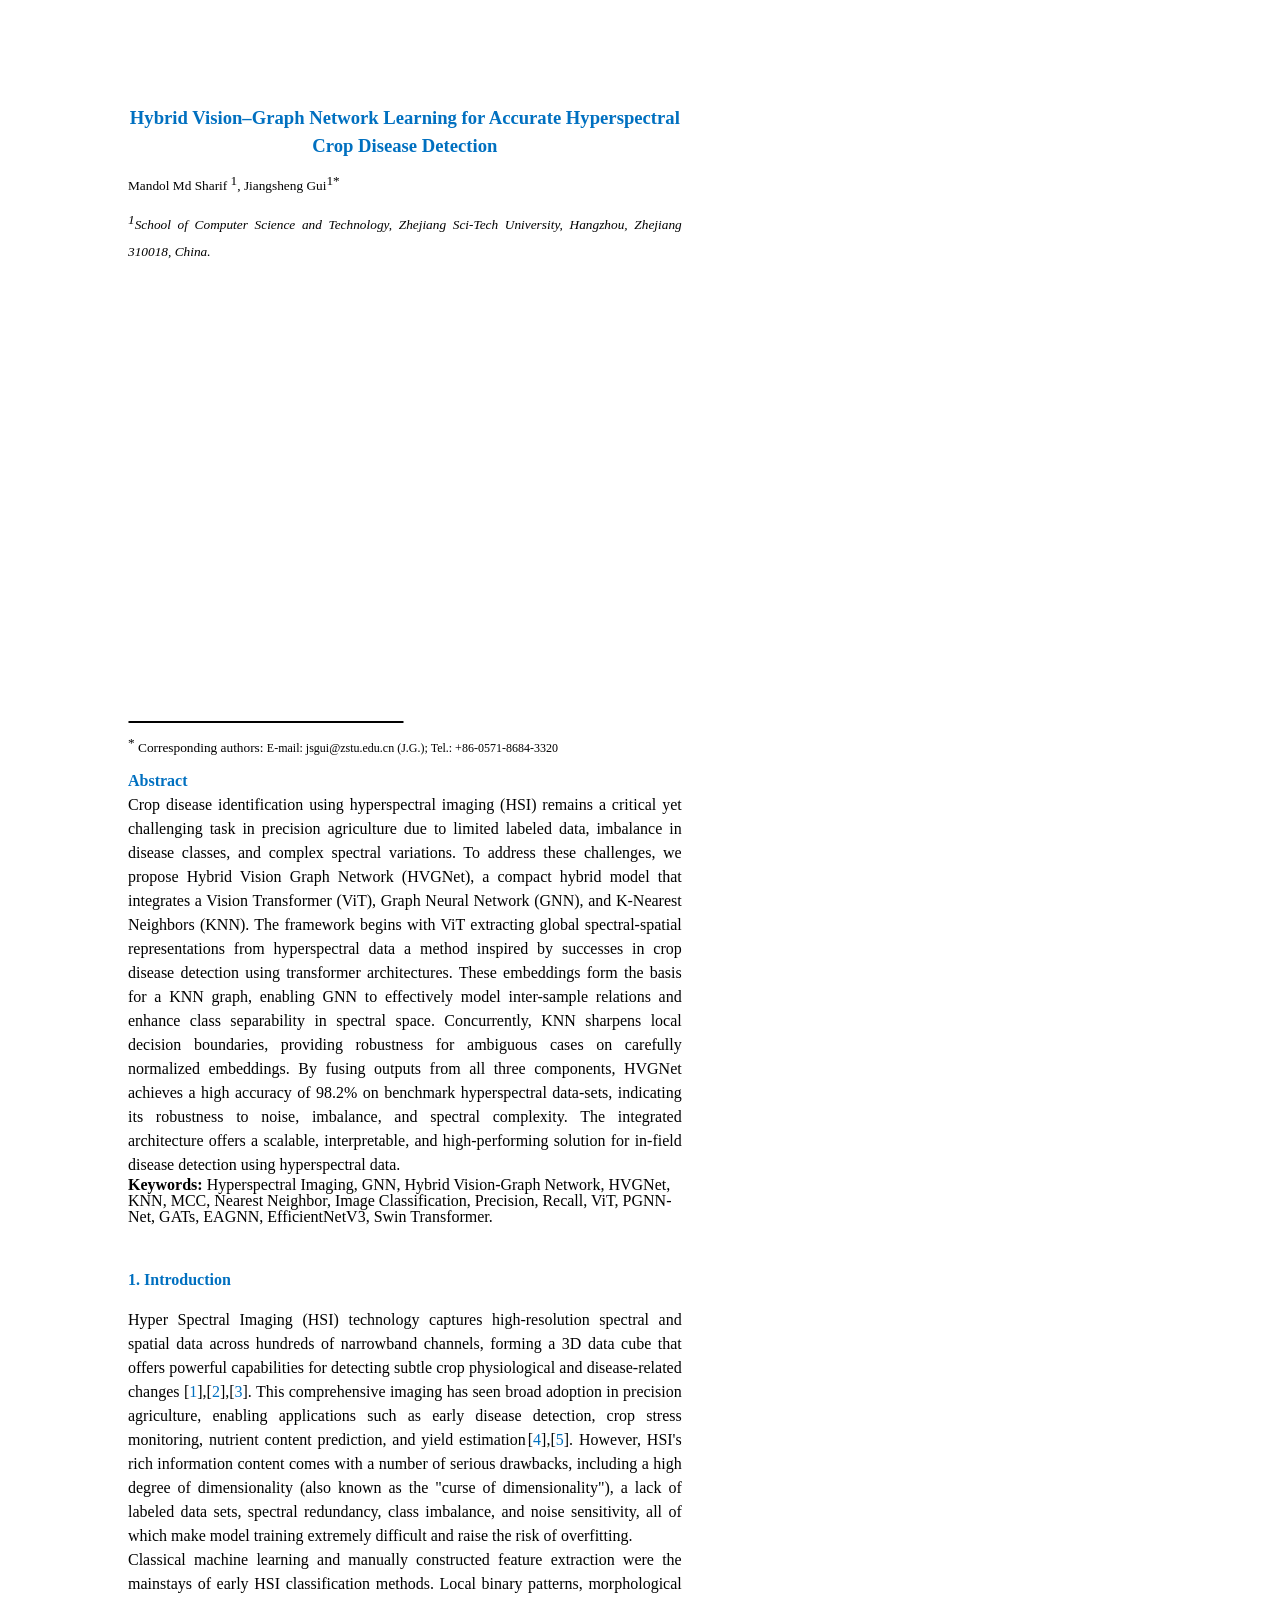
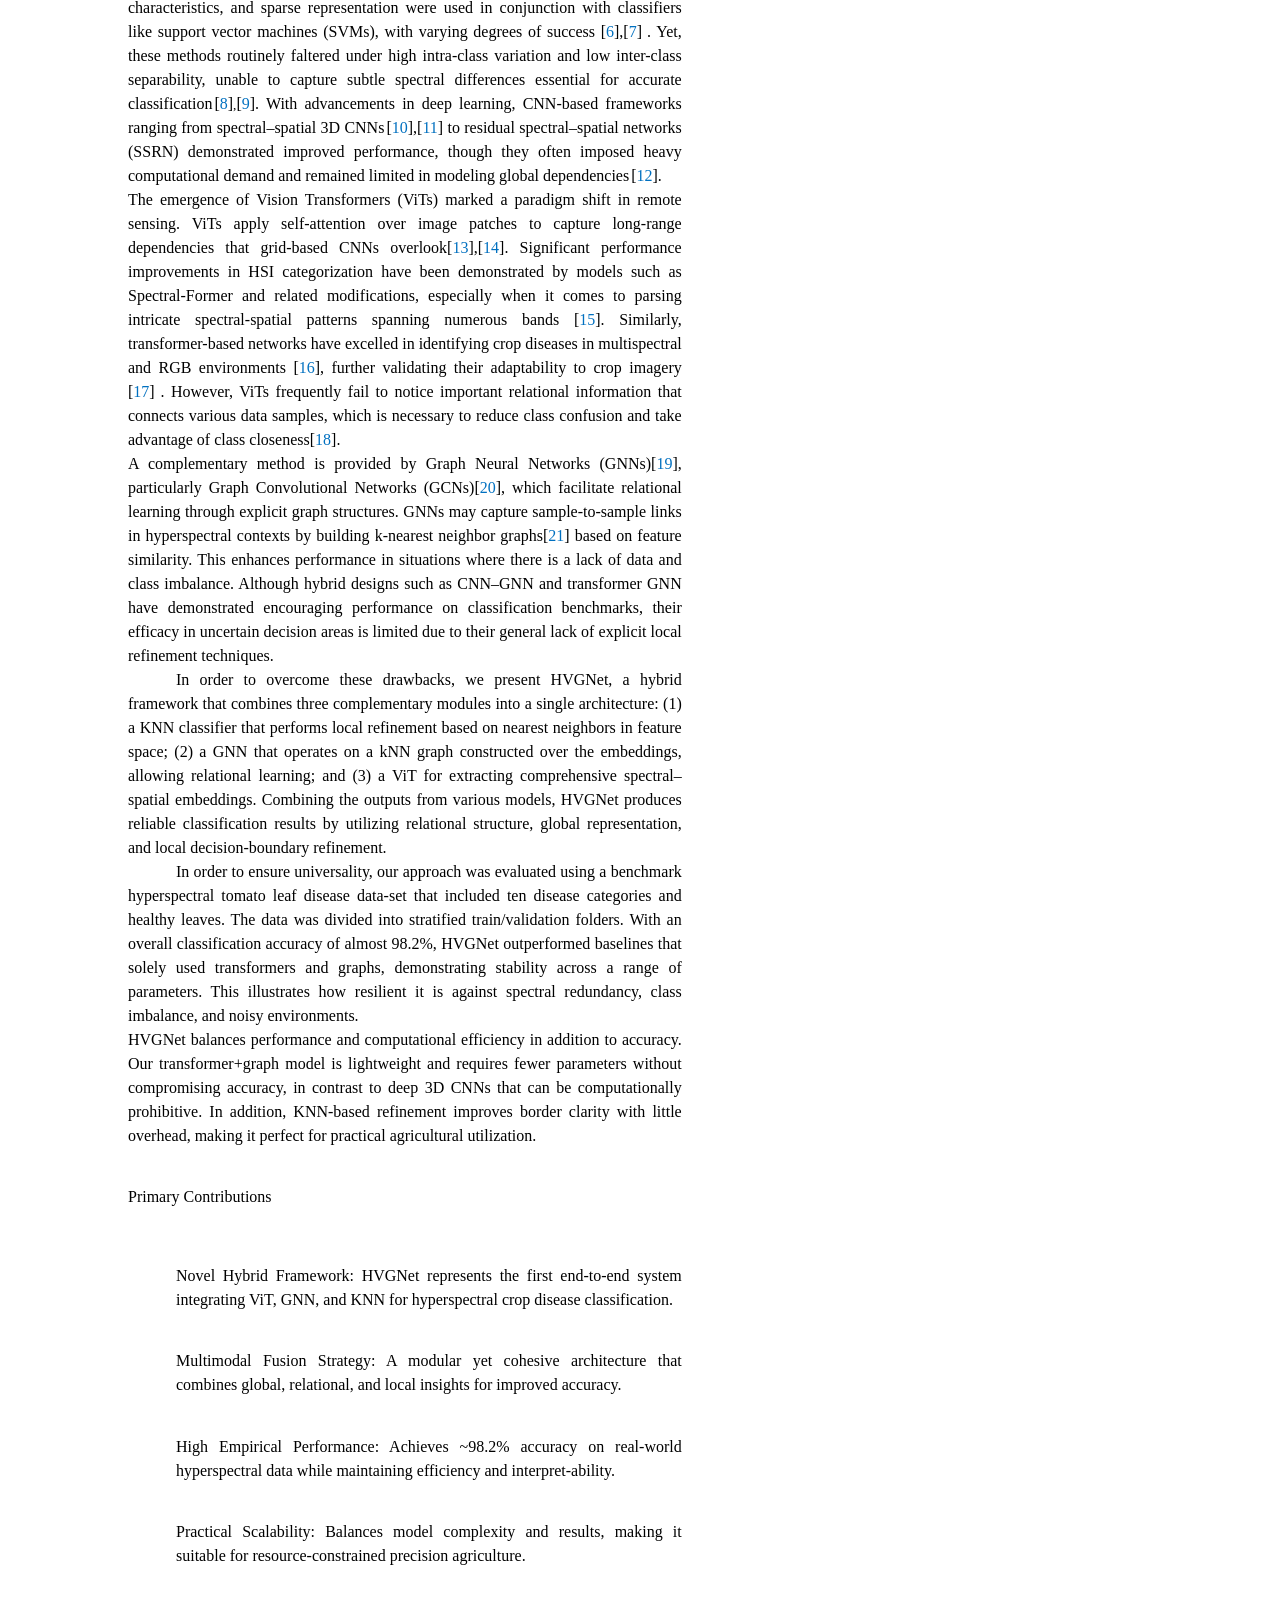
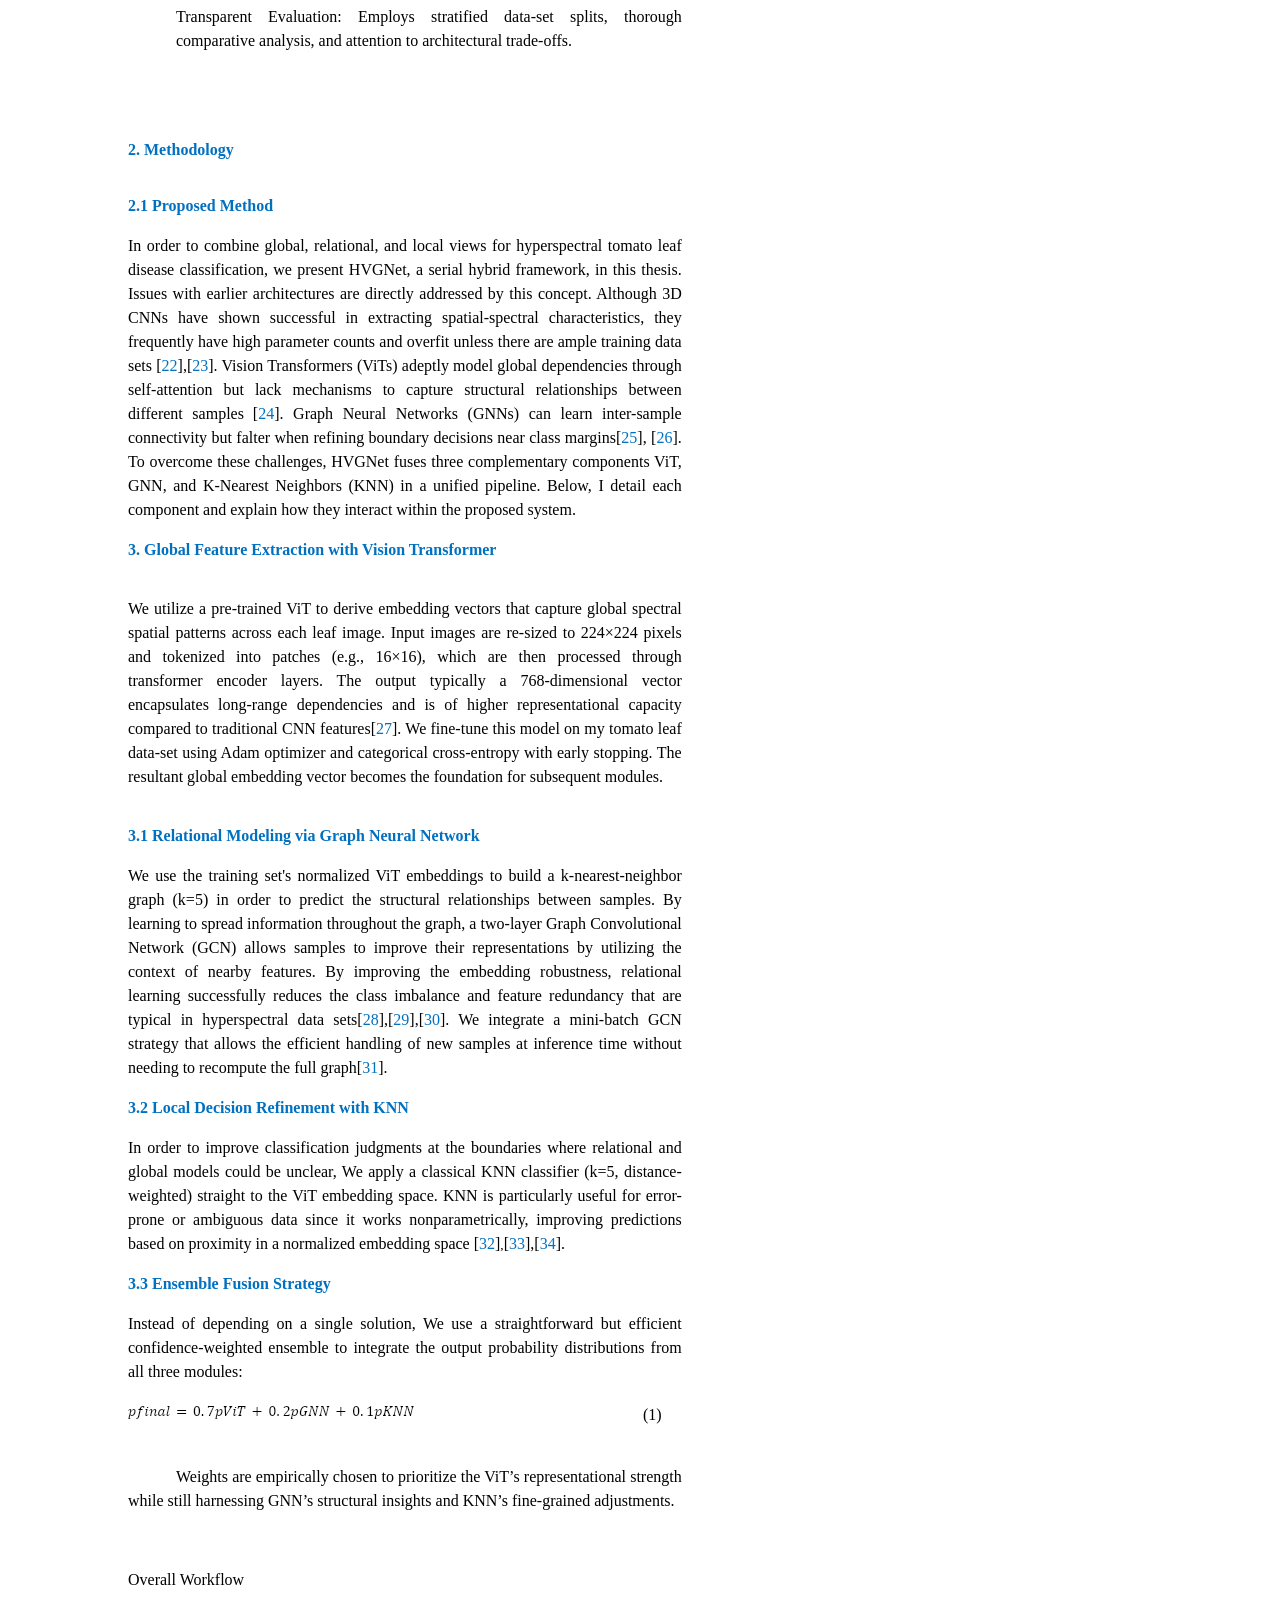
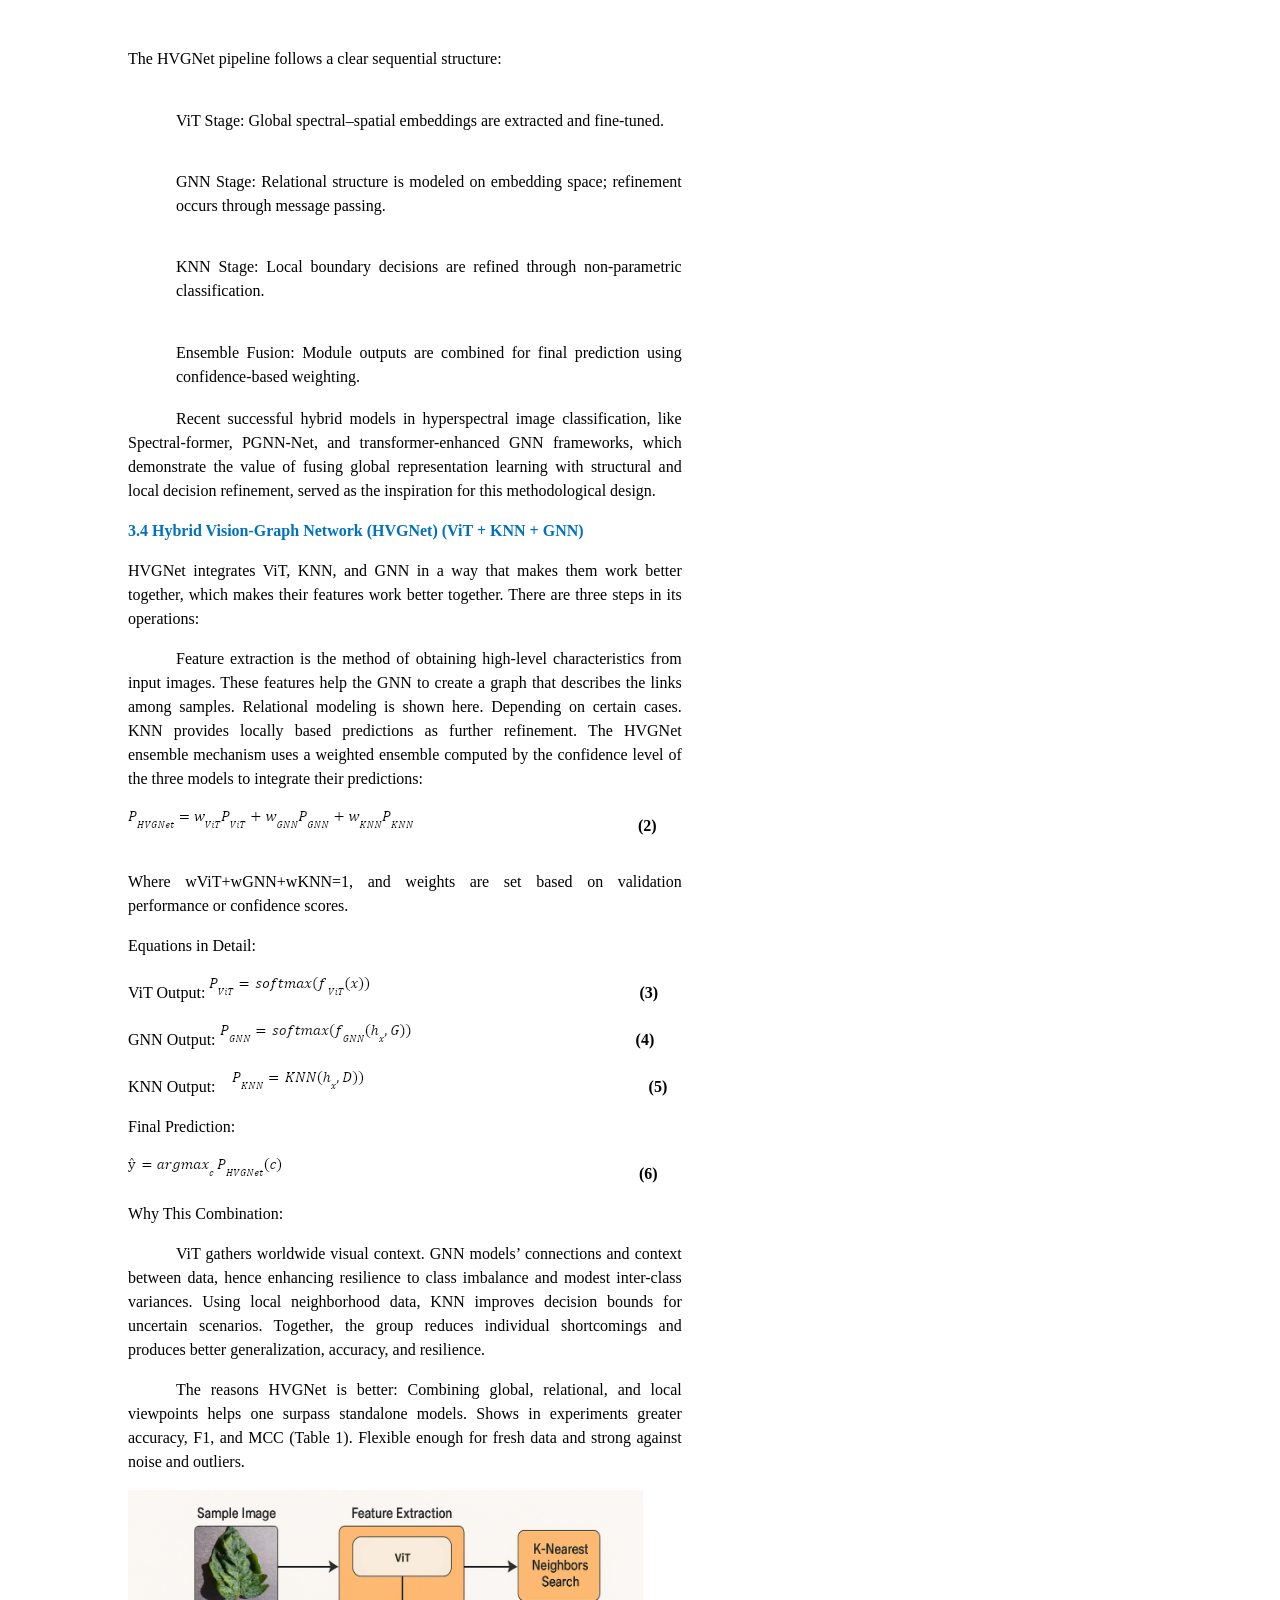
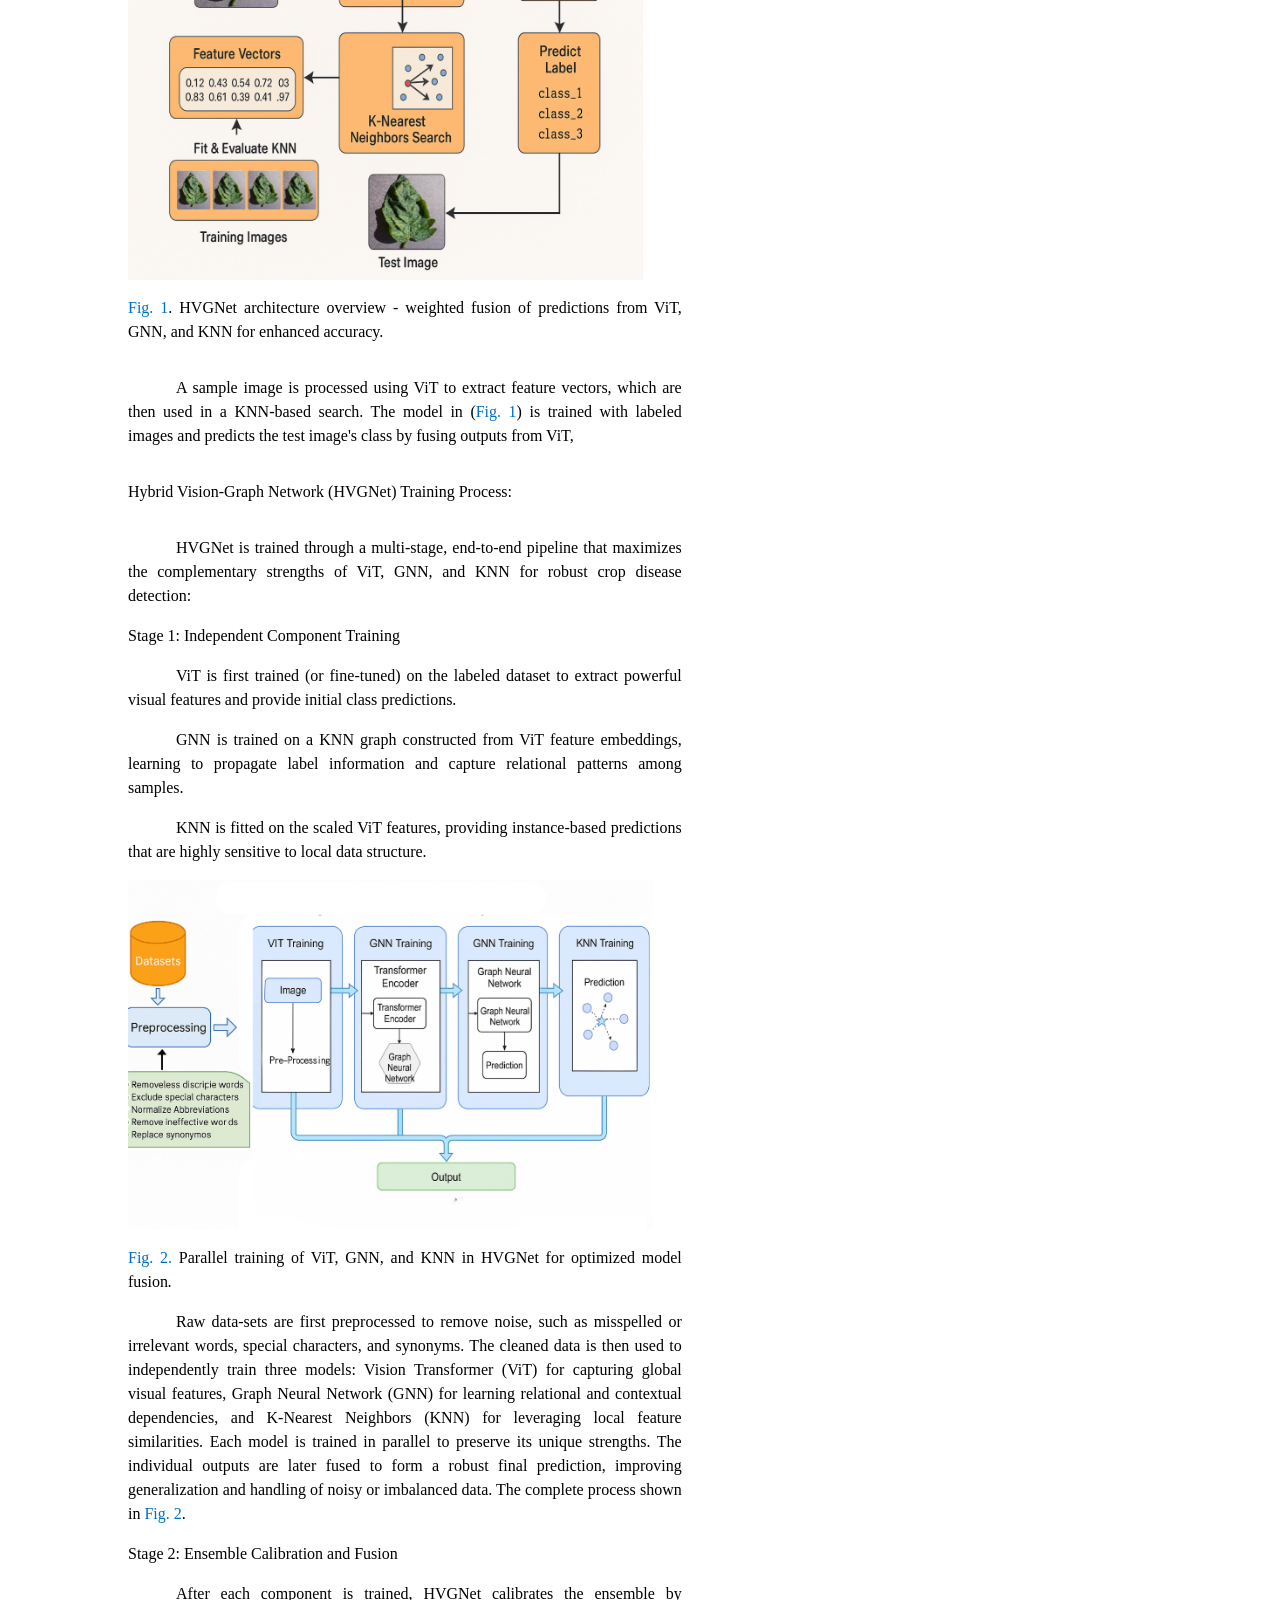
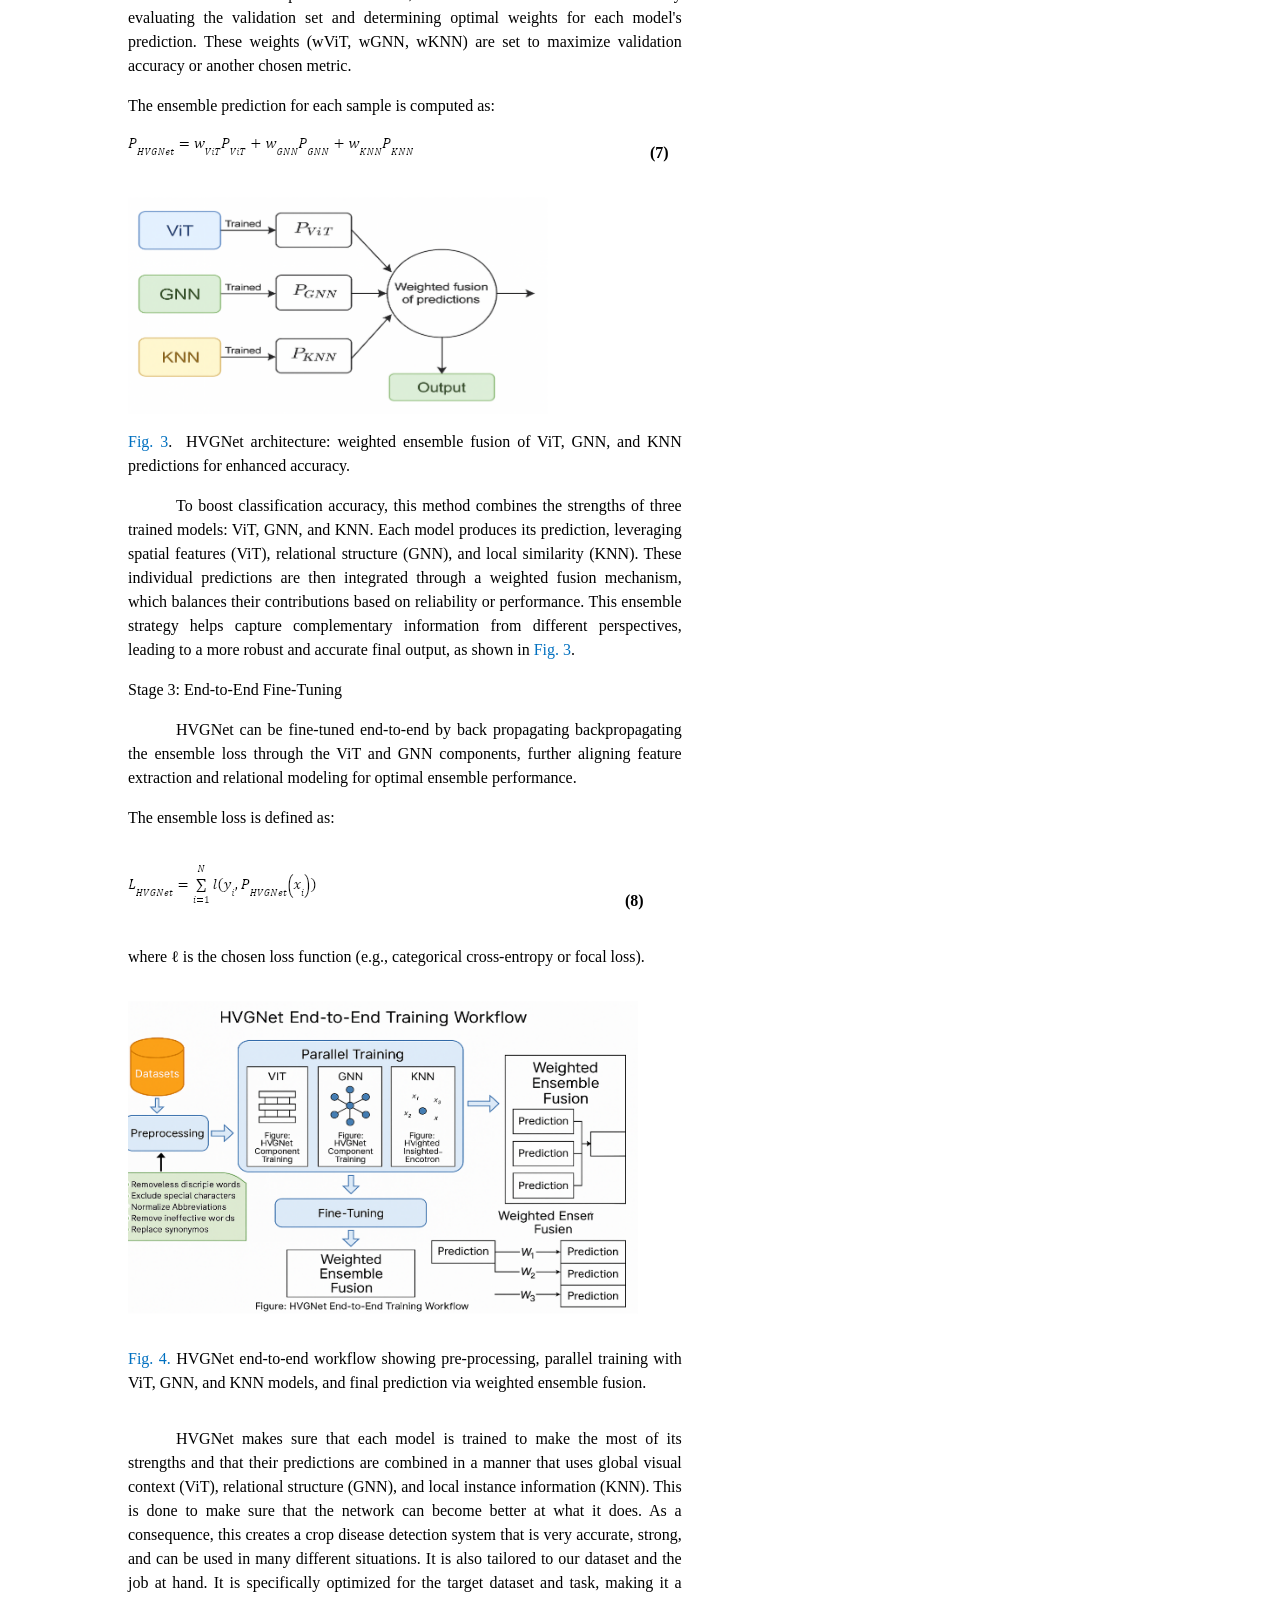
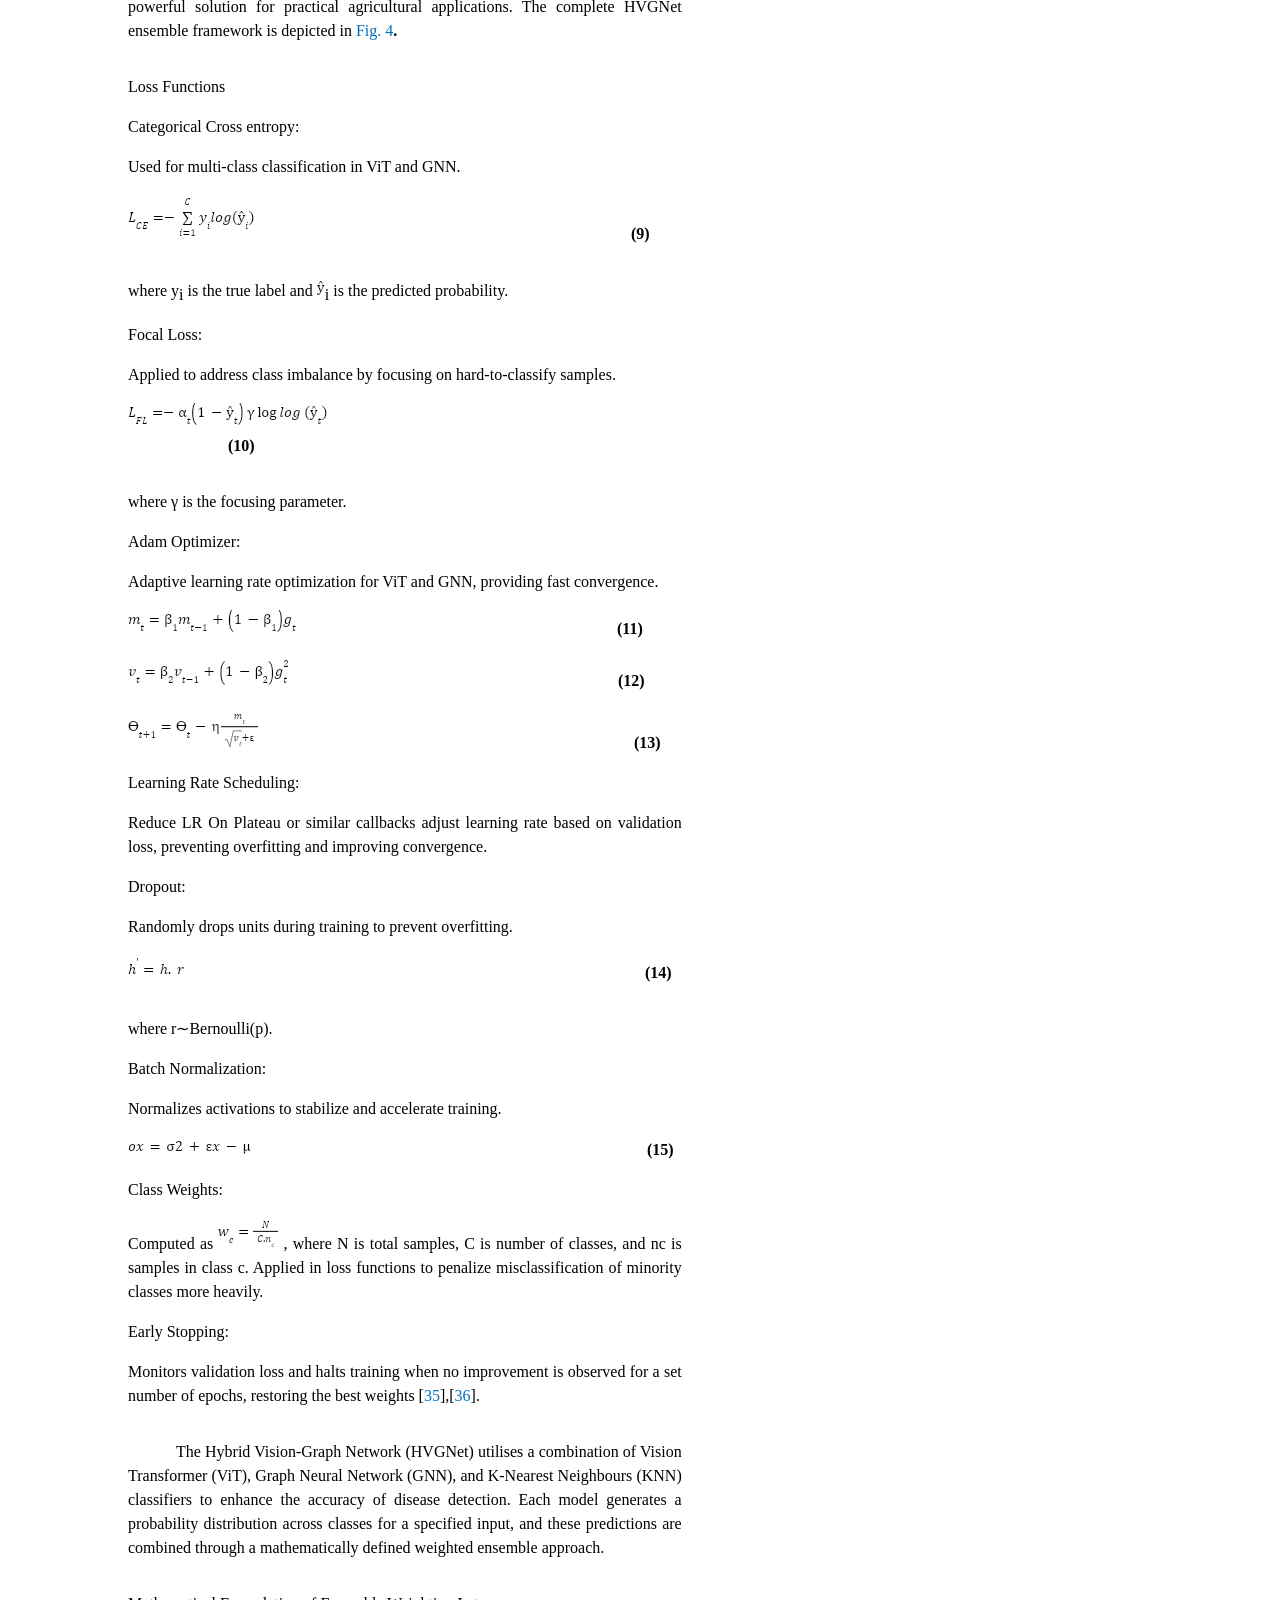
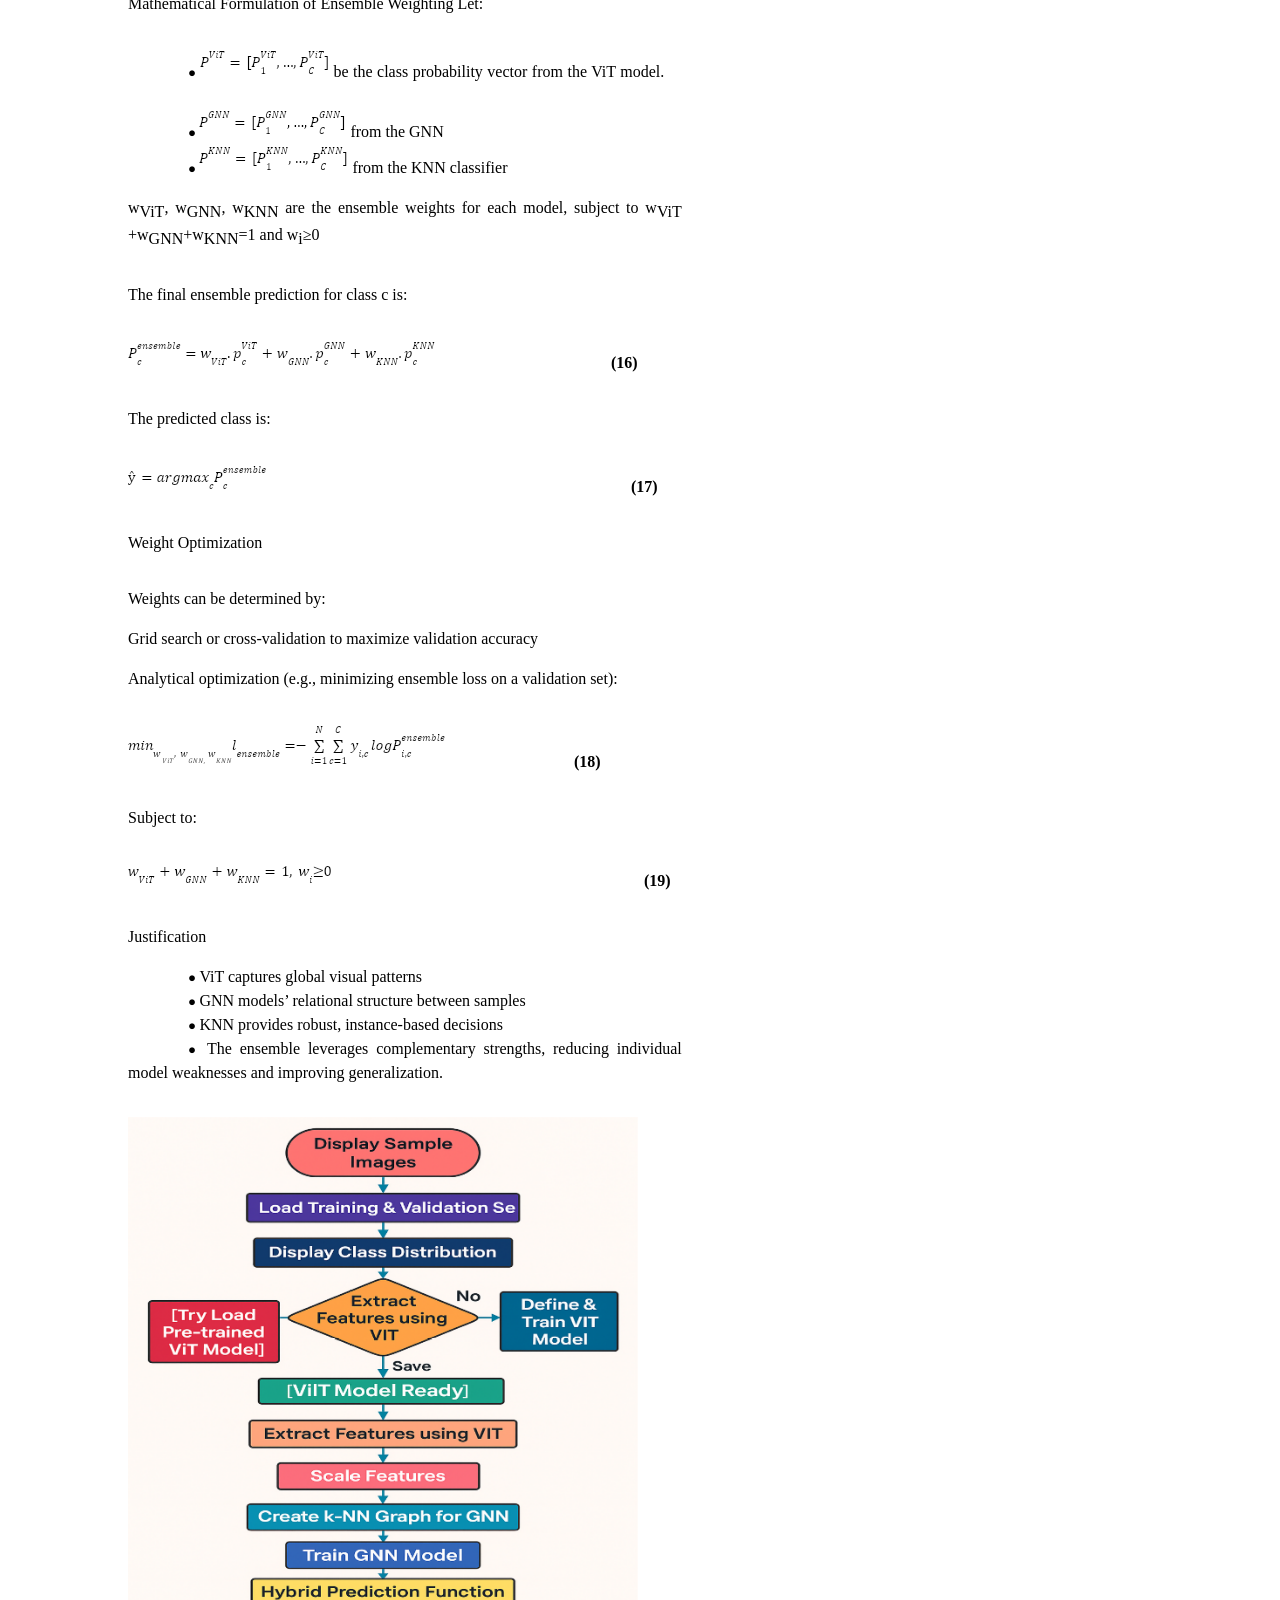
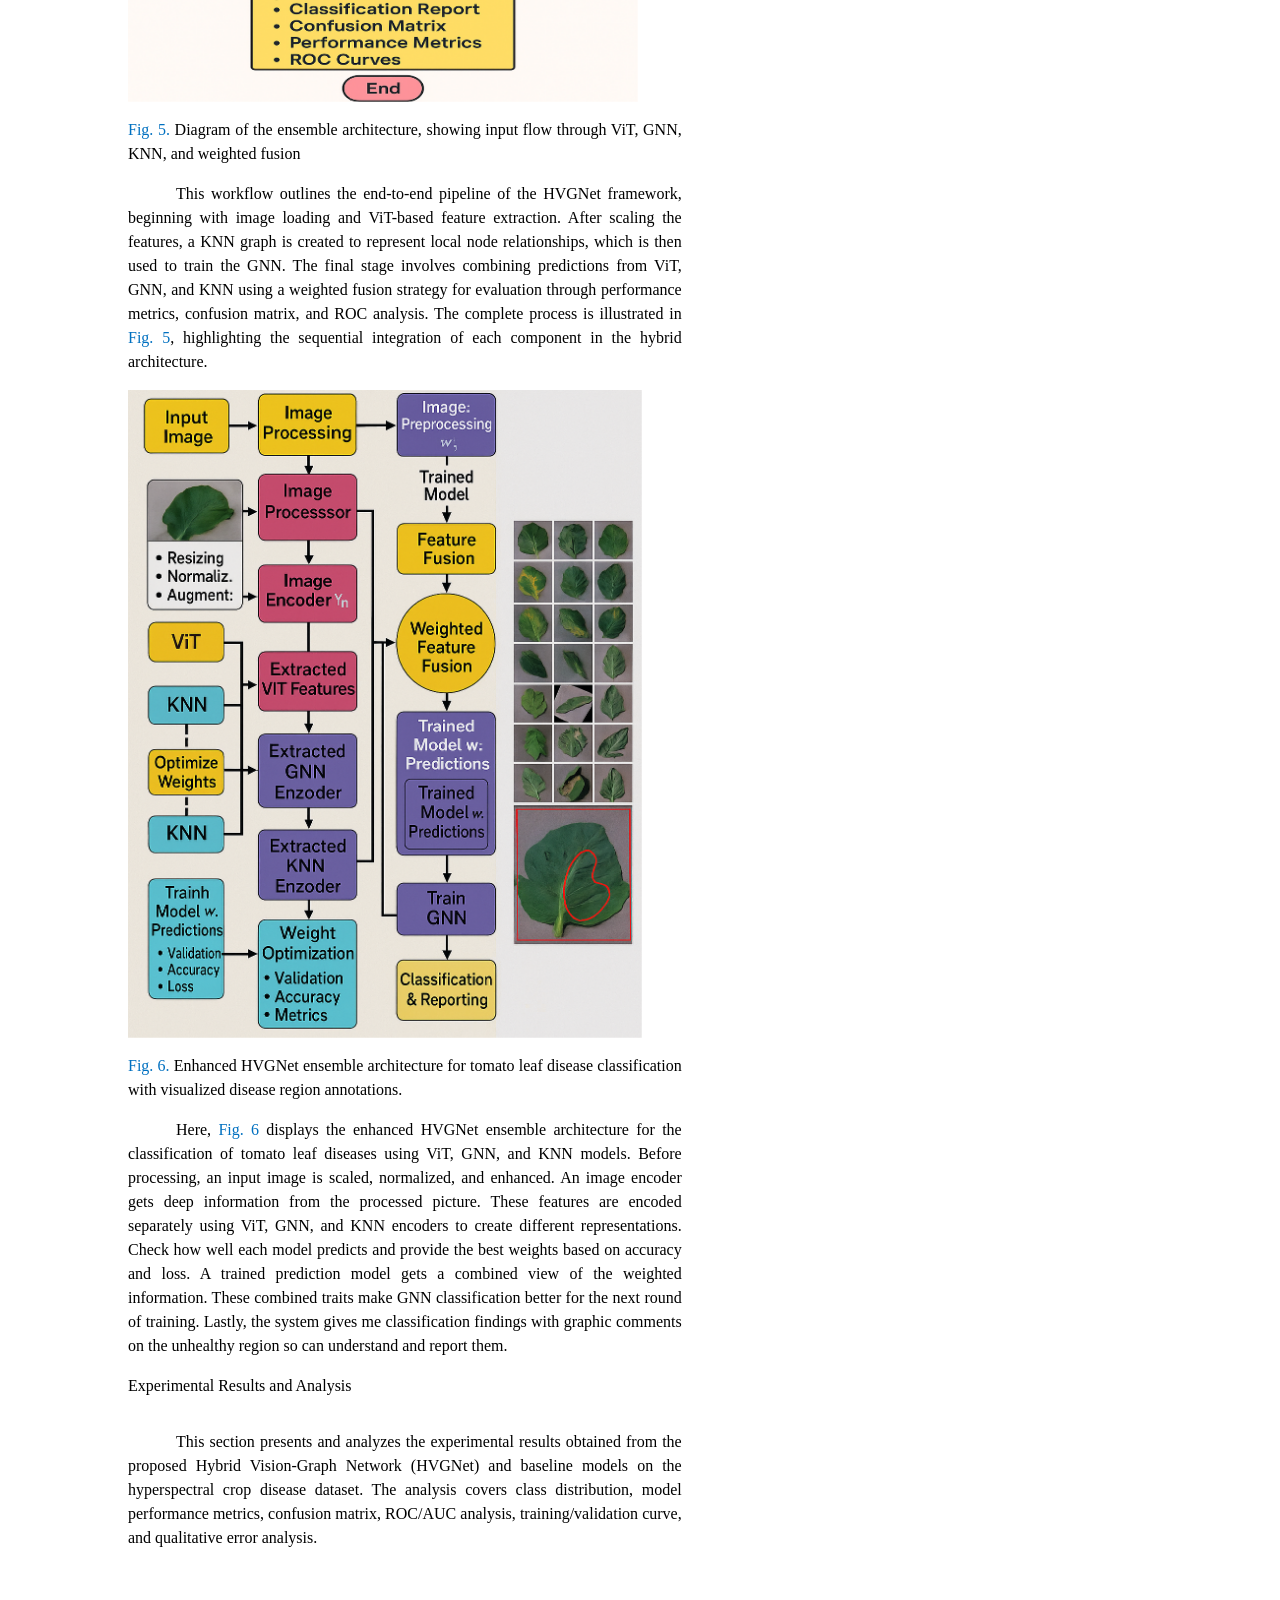
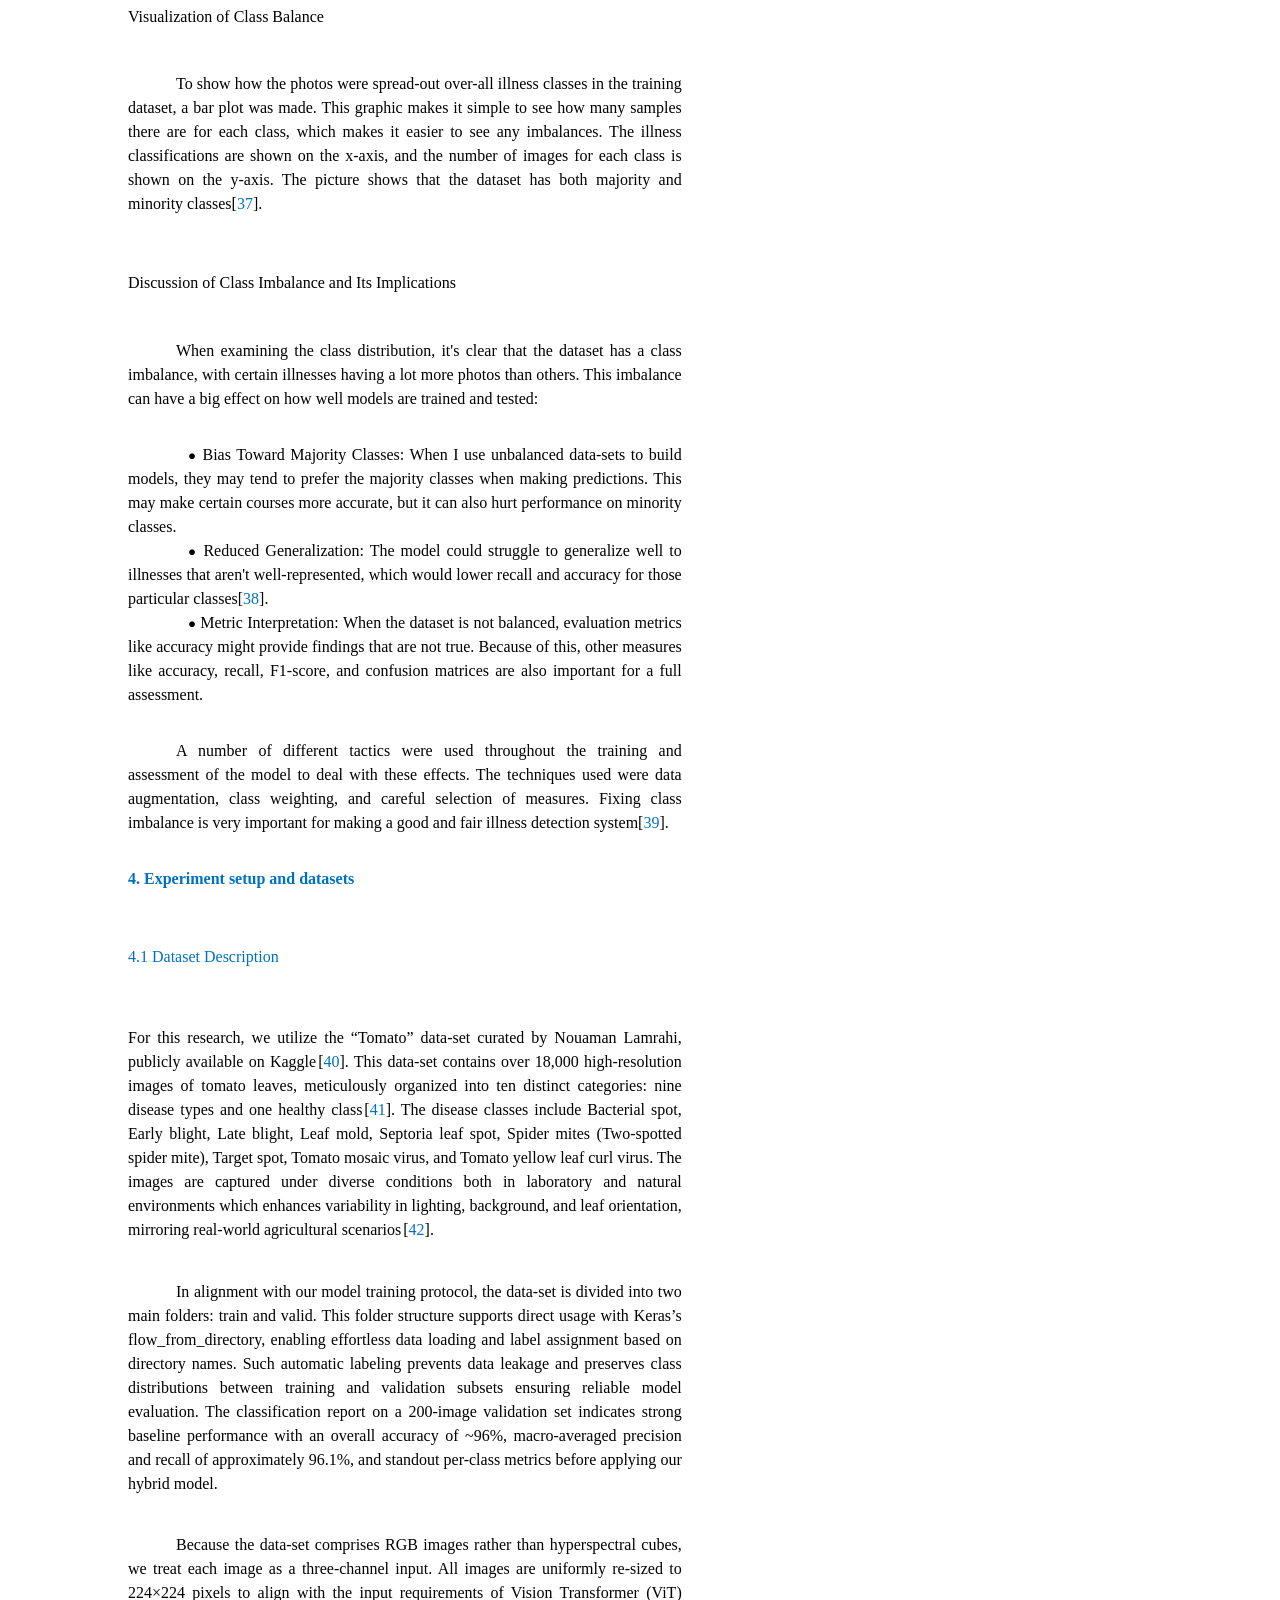
<file: HVGNet for Hyperspectral Image Classification in Crop Disease Detection n final format/HVGNetforHyperspectralImageClassificationinCr.html>
<html><head><meta content="text/html; charset=UTF-8" http-equiv="content-type"><style type="text/css">@import url(https://themes.googleusercontent.com/fonts/css?kit=fpjTOVmNbO4Lz34iLyptLWOEp5l7D1DtylGw-U95tLL8KJMqGWCccmuET6d1pEg7);.lst-kix_list_2-6>li:before{content:"\0025cf   "}.lst-kix_list_2-7>li:before{content:"o  "}ol.lst-kix_list_1-0{list-style-type:none}.lst-kix_list_2-4>li:before{content:"o  "}.lst-kix_list_2-5>li:before{content:"\0025aa   "}.lst-kix_list_2-8>li:before{content:"\0025aa   "}.lst-kix_list_3-0>li:before{content:"\0025cf   "}.lst-kix_list_3-1>li:before{content:"\0025cb   "}.lst-kix_list_3-2>li:before{content:"\0025a0   "}ul.lst-kix_list_3-7{list-style-type:none}ul.lst-kix_list_3-8{list-style-type:none}ul.lst-kix_list_1-3{list-style-type:none}ul.lst-kix_list_3-1{list-style-type:none}.lst-kix_list_3-5>li:before{content:"\0025a0   "}ul.lst-kix_list_1-4{list-style-type:none}ul.lst-kix_list_3-2{list-style-type:none}ul.lst-kix_list_1-1{list-style-type:none}.lst-kix_list_3-4>li:before{content:"\0025cb   "}ul.lst-kix_list_1-2{list-style-type:none}ul.lst-kix_list_3-0{list-style-type:none}ul.lst-kix_list_1-7{list-style-type:none}.lst-kix_list_3-3>li:before{content:"\0025cf   "}ul.lst-kix_list_3-5{list-style-type:none}ul.lst-kix_list_1-8{list-style-type:none}ul.lst-kix_list_3-6{list-style-type:none}ul.lst-kix_list_1-5{list-style-type:none}ul.lst-kix_list_3-3{list-style-type:none}ul.lst-kix_list_1-6{list-style-type:none}ul.lst-kix_list_3-4{list-style-type:none}.lst-kix_list_3-8>li:before{content:"\0025a0   "}.lst-kix_list_4-0>li:before{content:"\0025cf   "}.lst-kix_list_4-1>li:before{content:"\0025cb   "}.lst-kix_list_3-6>li:before{content:"\0025cf   "}.lst-kix_list_3-7>li:before{content:"\0025cb   "}.lst-kix_list_4-4>li:before{content:"\0025cb   "}.lst-kix_list_4-3>li:before{content:"\0025cf   "}.lst-kix_list_4-5>li:before{content:"\0025a0   "}.lst-kix_list_4-2>li:before{content:"\0025a0   "}.lst-kix_list_4-6>li:before{content:"\0025cf   "}.lst-kix_list_4-8>li:before{content:"\0025a0   "}.lst-kix_list_4-7>li:before{content:"\0025cb   "}ul.lst-kix_list_4-8{list-style-type:none}ul.lst-kix_list_4-6{list-style-type:none}ul.lst-kix_list_2-8{list-style-type:none}ul.lst-kix_list_4-7{list-style-type:none}ul.lst-kix_list_4-0{list-style-type:none}ul.lst-kix_list_2-2{list-style-type:none}ul.lst-kix_list_4-1{list-style-type:none}.lst-kix_list_1-0>li:before{content:"" counter(lst-ctn-kix_list_1-0,decimal) ". "}ul.lst-kix_list_2-3{list-style-type:none}ul.lst-kix_list_2-0{list-style-type:none}ul.lst-kix_list_2-1{list-style-type:none}ul.lst-kix_list_4-4{list-style-type:none}ul.lst-kix_list_2-6{list-style-type:none}ul.lst-kix_list_4-5{list-style-type:none}.lst-kix_list_1-1>li:before{content:" "}.lst-kix_list_1-2>li:before{content:" "}ul.lst-kix_list_2-7{list-style-type:none}ul.lst-kix_list_4-2{list-style-type:none}ul.lst-kix_list_2-4{list-style-type:none}ul.lst-kix_list_4-3{list-style-type:none}ul.lst-kix_list_2-5{list-style-type:none}.lst-kix_list_1-3>li:before{content:" "}.lst-kix_list_1-4>li:before{content:" "}ol.lst-kix_list_1-0.start{counter-reset:lst-ctn-kix_list_1-0 0}.lst-kix_list_1-0>li{counter-increment:lst-ctn-kix_list_1-0}.lst-kix_list_1-7>li:before{content:" "}.lst-kix_list_1-5>li:before{content:" "}.lst-kix_list_1-6>li:before{content:" "}.lst-kix_list_2-0>li:before{content:"\0025cf   "}.lst-kix_list_2-1>li:before{content:"o  "}.lst-kix_list_1-8>li:before{content:" "}.lst-kix_list_2-2>li:before{content:"\0025aa   "}.lst-kix_list_2-3>li:before{content:"\0025cf   "}ol{margin:0;padding:0}table td,table th{padding:0}.c26{border-right-style:solid;padding:0pt 5pt 0pt 5pt;border-bottom-color:#7f7f7f;border-top-width:1pt;border-right-width:0pt;border-left-color:#000000;vertical-align:top;border-right-color:#000000;border-left-width:0pt;border-top-style:solid;border-left-style:solid;border-bottom-width:1pt;width:37.6pt;border-top-color:#7f7f7f;border-bottom-style:solid}.c27{border-right-style:solid;padding:0pt 5pt 0pt 5pt;border-bottom-color:#7f7f7f;border-top-width:1pt;border-right-width:0pt;border-left-color:#000000;vertical-align:top;border-right-color:#000000;border-left-width:0pt;border-top-style:solid;border-left-style:solid;border-bottom-width:1pt;width:42.1pt;border-top-color:#7f7f7f;border-bottom-style:solid}.c45{border-right-style:solid;padding:0pt 5pt 0pt 5pt;border-bottom-color:#7f7f7f;border-top-width:1pt;border-right-width:0pt;border-left-color:#000000;vertical-align:top;border-right-color:#000000;border-left-width:0pt;border-top-style:solid;border-left-style:solid;border-bottom-width:1pt;width:62.8pt;border-top-color:#7f7f7f;border-bottom-style:solid}.c37{border-right-style:solid;padding:0pt 5pt 0pt 5pt;border-bottom-color:#7f7f7f;border-top-width:1pt;border-right-width:0pt;border-left-color:#000000;vertical-align:top;border-right-color:#000000;border-left-width:0pt;border-top-style:solid;border-left-style:solid;border-bottom-width:1pt;width:54pt;border-top-color:#7f7f7f;border-bottom-style:solid}.c44{border-right-style:solid;padding:0pt 5pt 0pt 5pt;border-bottom-color:#7f7f7f;border-top-width:1pt;border-right-width:0pt;border-left-color:#000000;vertical-align:top;border-right-color:#000000;border-left-width:0pt;border-top-style:solid;border-left-style:solid;border-bottom-width:1pt;width:41.2pt;border-top-color:#7f7f7f;border-bottom-style:solid}.c51{border-right-style:solid;padding:0pt 5pt 0pt 5pt;border-bottom-color:#7f7f7f;border-top-width:1pt;border-right-width:0pt;border-left-color:#000000;vertical-align:top;border-right-color:#000000;border-left-width:0pt;border-top-style:solid;border-left-style:solid;border-bottom-width:1pt;width:50.4pt;border-top-color:#7f7f7f;border-bottom-style:solid}.c5{border-right-style:solid;padding:0pt 5pt 0pt 5pt;border-bottom-color:#7f7f7f;border-top-width:1pt;border-right-width:0pt;border-left-color:#000000;vertical-align:top;border-right-color:#000000;border-left-width:0pt;border-top-style:solid;border-left-style:solid;border-bottom-width:1pt;width:59pt;border-top-color:#7f7f7f;border-bottom-style:solid}.c31{border-right-style:solid;padding:0pt 5pt 0pt 5pt;border-bottom-color:#7f7f7f;border-top-width:1pt;border-right-width:0pt;border-left-color:#000000;vertical-align:top;border-right-color:#000000;border-left-width:0pt;border-top-style:solid;border-left-style:solid;border-bottom-width:1pt;width:54.8pt;border-top-color:#7f7f7f;border-bottom-style:solid}.c29{border-right-style:solid;padding:0pt 5pt 0pt 5pt;border-bottom-color:#7f7f7f;border-top-width:1pt;border-right-width:0pt;border-left-color:#000000;vertical-align:top;border-right-color:#000000;border-left-width:0pt;border-top-style:solid;border-left-style:solid;border-bottom-width:1pt;width:49pt;border-top-color:#7f7f7f;border-bottom-style:solid}.c8{margin-left:36pt;padding-top:0pt;text-indent:-36pt;padding-bottom:0pt;line-height:1.0;orphans:2;widows:2;text-align:justify}.c17{padding-top:0pt;padding-bottom:8pt;line-height:1.5;orphans:2;widows:2;text-align:justify;height:10pt}.c9{padding-top:0pt;text-indent:36pt;padding-bottom:12pt;line-height:1.5;orphans:2;widows:2;text-align:justify}.c19{padding-top:0pt;text-indent:36pt;padding-bottom:0pt;line-height:1.5;orphans:2;widows:2;text-align:justify}.c1{color:#000000;font-weight:400;text-decoration:none;vertical-align:baseline;font-size:11pt;font-family:"Times New Roman";font-style:normal}.c59{padding-top:0pt;padding-bottom:0pt;line-height:2.0;orphans:2;widows:2;text-align:justify}.c58{padding-top:14pt;padding-bottom:0pt;line-height:1.5;orphans:2;widows:2;text-align:justify}.c22{padding-top:0pt;padding-bottom:0pt;line-height:1.5;orphans:2;widows:2;text-align:justify}.c43{padding-top:0pt;padding-bottom:8pt;line-height:1.5;orphans:2;widows:2;text-align:center}.c12{padding-top:12pt;padding-bottom:12pt;line-height:1.5;orphans:2;widows:2;text-align:justify}.c53{padding-top:0pt;padding-bottom:0pt;line-height:1.0;orphans:2;widows:2;text-align:left}.c42{padding-top:0pt;padding-bottom:3pt;line-height:1.5;orphans:2;widows:2;text-align:justify}.c28{padding-top:14pt;padding-bottom:14pt;line-height:1.5;orphans:2;widows:2;text-align:justify}.c34{padding-top:0pt;padding-bottom:12pt;line-height:1.5;orphans:2;widows:2;text-align:justify}.c47{padding-top:11pt;padding-bottom:2pt;line-height:1.5;orphans:2;widows:2;text-align:justify}.c0{padding-top:12pt;padding-bottom:0pt;line-height:1.5;orphans:2;widows:2;text-align:justify}.c40{padding-top:12pt;padding-bottom:3pt;line-height:1.5;orphans:2;widows:2;text-align:justify}.c18{padding-top:0pt;padding-bottom:8pt;line-height:1.5;orphans:2;widows:2;text-align:justify}.c7{color:#000000;text-decoration:none;vertical-align:baseline;font-style:italic}.c3{color:#0070c0;text-decoration:none;vertical-align:baseline;font-style:normal}.c15{font-size:11pt;font-family:"Times New Roman";color:#0070c0;font-weight:400}.c56{border-spacing:0;border-collapse:collapse;margin-right:auto}.c4{color:#000000;text-decoration:none;vertical-align:baseline;font-style:normal}.c20{background-color:#ffffff;max-width:415.3pt;padding:72pt 90pt 72pt 90pt}.c38{font-size:9pt;font-weight:400;font-family:"Times New Roman"}.c2{font-size:12pt;font-weight:400;font-family:"Times New Roman"}.c13{font-weight:700;font-size:11pt;font-family:"Times New Roman"}.c23{margin-left:0pt;list-style-position:inside;text-indent:45pt}.c52{vertical-align:super;font-weight:400;font-family:"Symbol"}.c32{font-weight:400;font-size:10pt;font-family:"Times New Roman"}.c46{font-weight:400;font-size:11pt;font-family:"Times New Roman"}.c6{font-weight:700;font-size:12pt;font-family:"Times New Roman"}.c21{font-weight:700;font-size:14pt;font-family:"Times New Roman"}.c11{color:#0070c0;text-decoration:none}.c49{text-decoration:none;font-style:normal}.c60{font-weight:400;font-family:"Cambria Math"}.c54{vertical-align:super;font-style:italic}.c48{font-weight:400;font-family:"Times New Roman"}.c14{color:inherit;text-decoration:inherit}.c10{padding:0;margin:0}.c57{vertical-align:super}.c35{height:36.8pt}.c41{height:22.5pt}.c25{color:#000000}.c24{text-indent:36pt}.c33{vertical-align:sub}.c36{font-size:12pt}.c39{height:10pt}.c16{color:#0070c0}.c55{font-style:italic}.c30{margin-left:36pt}.c50{background-color:#ffffff}.title{padding-top:24pt;color:#000000;font-weight:700;font-size:36pt;padding-bottom:6pt;font-family:"Calibri";line-height:1.0;page-break-after:avoid;orphans:2;widows:2;text-align:left}.subtitle{padding-top:18pt;color:#666666;font-size:24pt;padding-bottom:4pt;font-family:"Georgia";line-height:1.0;page-break-after:avoid;font-style:italic;orphans:2;widows:2;text-align:left}li{color:#000000;font-size:10pt;font-family:"Calibri"}p{margin:0;color:#000000;font-size:10pt;font-family:"Calibri"}h1{padding-top:24pt;color:#000000;font-weight:700;font-size:24pt;padding-bottom:6pt;font-family:"Calibri";line-height:1.0;page-break-after:avoid;orphans:2;widows:2;text-align:left}h2{padding-top:0pt;color:#000000;font-weight:700;font-size:18pt;padding-bottom:0pt;font-family:"SimSun";line-height:1.0;orphans:2;widows:2;text-align:left}h3{padding-top:0pt;color:#000000;font-weight:700;font-size:13.5pt;padding-bottom:0pt;font-family:"SimSun";line-height:1.0;orphans:2;widows:2;text-align:left}h4{padding-top:12pt;color:#000000;font-weight:700;font-size:12pt;padding-bottom:2pt;font-family:"Calibri";line-height:1.0;page-break-after:avoid;orphans:2;widows:2;text-align:left}h5{padding-top:11pt;color:#000000;font-weight:700;font-size:11pt;padding-bottom:2pt;font-family:"Calibri";line-height:1.0;page-break-after:avoid;orphans:2;widows:2;text-align:left}h6{padding-top:10pt;color:#000000;font-weight:700;font-size:10pt;padding-bottom:2pt;font-family:"Calibri";line-height:1.0;page-break-after:avoid;orphans:2;widows:2;text-align:left}</style></head><body class="c20 doc-content"><p class="c43"><span class="c3 c21">Hybrid Vision&ndash;Graph Network Learning for Accurate Hyperspectral Crop Disease Detection</span></p><p class="c18"><span class="c48">Mandol Md Sharif </span><span class="c48 c57">1</span><span class="c48">, Jiangsheng Gui</span><span class="c48 c57">1</span><span class="c52">*</span></p><p class="c59"><span class="c48 c54">1</span><span class="c7 c32">School of Computer Science and Technology, Zhejiang Sci-Tech University, Hangzhou, Zhejiang 310018, China.</span></p><p class="c17"><span class="c3 c13"></span></p><p class="c17"><span class="c3 c13"></span></p><p class="c17"><span class="c3 c13"></span></p><p class="c17"><span class="c3 c13"></span></p><p class="c17"><span class="c3 c13"></span></p><p class="c17"><span class="c3 c13"></span></p><p class="c17"><span class="c3 c13"></span></p><p class="c17"><span class="c3 c13"></span></p><p class="c17"><span class="c3 c13"></span></p><p class="c17"><span class="c3 c13"></span></p><p class="c17"><span class="c3 c13"></span></p><p class="c17"><span class="c3 c13"></span></p><p class="c17"><span class="c3 c13"></span></p><p class="c17"><span class="c3 c13"></span></p><p class="c17"><span class="c3 c13"></span></p><p class="c17"><span class="c3 c13"></span></p><p class="c17"><span class="c3 c13"></span></p><p class="c17"><span class="c3 c13"></span></p><p class="c17"><span class="c3 c13"></span></p><p class="c18" id="h.cm3vm5vtye3q"><span style="overflow: hidden; display: inline-block; margin: 0.00px 0.00px; border: 0.00px solid #000000; transform: rotate(0.00rad) translateZ(0px); -webkit-transform: rotate(0.00rad) translateZ(0px); width: 275.74px; height: 1.33px;"><img alt="" src="images/image34.png" style="width: 275.74px; height: 1.33px; margin-left: 0.00px; margin-top: 0.00px; transform: rotate(0.00rad) translateZ(0px); -webkit-transform: rotate(0.00rad) translateZ(0px);" title=""></span></p><p class="c18"><span class="c52">*</span><span class="c48">&nbsp;Corresponding authors: </span><span class="c38">E-mail: jsgui@zstu.edu.cn (J.G.); Tel.: +86-0571-8684-3320</span></p><p class="c22"><span class="c6 c16">Abstract</span><span class="c2"><br></span><span class="c2 c25">Crop disease identification using hyperspectral imaging (HSI) remains a critical yet challenging task in precision agriculture due to limited labeled data, imbalance in disease classes, and complex spectral variations. To address these challenges, we propose Hybrid Vision Graph Network (</span><span class="c2 c25">HVGNet)</span><span class="c2 c25">, a compact hybrid model that integrates a Vision Transformer (ViT), Graph Neural Network (GNN), and K-Nearest Neighbors (KNN). The framework begins with ViT extracting global spectral-spatial representations from hyperspectral data a method inspired by successes in crop disease detection using transformer architectures. These embeddings form the basis for a KNN graph, enabling GNN to effectively model inter-sample relations and enhance class separability in spectral space. Concurrently, KNN sharpens local decision boundaries, providing robustness for ambiguous cases on carefully normalized embeddings. By fusing outputs from all three components, HVGNet achieves a high accuracy of </span><span class="c2 c25">98.2%</span><span class="c4 c2">&nbsp;on benchmark hyperspectral data-sets, indicating its robustness to noise, imbalance, and spectral complexity. The integrated architecture offers a scalable, interpretable, and high-performing solution for in-field disease detection using hyperspectral data. </span></p><p class="c53"><span class="c6 c25">Keywords: </span><span class="c2">Hyperspectral Imaging, GNN, Hybrid Vision-Graph Network, HVGNet, KNN, MCC, Nearest Neighbor, Image Classification, Precision, Recall, ViT, PGNN-Net, GATs, EAGNN, EfficientNetV3, Swin Transformer.</span></p><p class="c22 c39"><span class="c4 c2"></span></p><p class="c22 c39"><span class="c4 c2"></span></p><p class="c12"><span class="c3 c6">1. Introduction</span></p><p class="c22"><span class="c2">Hyper Spectral Imaging (HSI) technology captures high-resolution spectral and spatial data across hundreds of narrowband channels, forming a 3D data cube that offers powerful capabilities for detecting subtle crop physiological and disease-related changes [</span><span class="c2 c11"><a class="c14" href="#h.me590iqlkt6x">1</a></span><span class="c2">],[</span><span class="c2 c11"><a class="c14" href="#h.lqezm0hf9x49">2</a></span><span class="c2">],[</span><span class="c2 c11"><a class="c14" href="#h.rycem4aufcyj">3</a></span><span class="c2">]. This comprehensive imaging has seen broad adoption in precision agriculture, enabling applications such as early disease detection, crop stress monitoring, nutrient content prediction, and yield estimation&#8239;[</span><span class="c2 c11"><a class="c14" href="#h.2d2wah4z3aca">4</a></span><span class="c2">],[</span><span class="c2 c11"><a class="c14" href="#h.etnbb6nkzvnt">5</a></span><span class="c4 c2">]. However, HSI&#39;s rich information content comes with a number of serious drawbacks, including a high degree of dimensionality (also known as the &quot;curse of dimensionality&quot;), a lack of labeled data sets, spectral redundancy, class imbalance, and noise sensitivity, all of which make model training extremely difficult and raise the risk of overfitting.</span></p><p class="c22"><span class="c2">Classical machine learning and manually constructed feature extraction were the mainstays of early HSI classification methods. Local binary patterns, morphological characteristics, and sparse representation were used in conjunction with classifiers like support vector machines (SVMs), with varying degrees of success [</span><span class="c2 c11"><a class="c14" href="#h.re4dqdqn5fh8">6</a></span><span class="c2">],[</span><span class="c2 c11"><a class="c14" href="#h.o0hyc82yd5gh">7</a></span><span class="c2">]</span><span>&nbsp;</span><span class="c2">. Yet, these methods routinely faltered under high intra-class variation and low inter-class separability, unable to capture subtle spectral differences essential for accurate classification&#8239;[</span><span class="c2 c11"><a class="c14" href="#h.tlua414ro4jo">8</a></span><span class="c2">]</span><span>,</span><span class="c36">[</span><span class="c2 c11"><a class="c14" href="#h.ctcofqslc2zk">9</a></span><span class="c36">]</span><span class="c2">. With advancements in deep learning, CNN-based frameworks ranging from spectral&ndash;spatial 3D CNNs&#8239;[</span><span class="c2 c11"><a class="c14" href="#h.vrlfpj16k8nq">10</a></span><span class="c2">],[</span><span class="c2 c11"><a class="c14" href="#h.4xh2hawscebc">11</a></span><span class="c2">] to residual spectral&ndash;spatial networks (SSRN) demonstrated improved performance, though they often imposed heavy computational demand and remained limited in modeling global dependencies&#8239;[</span><span class="c2 c11"><a class="c14" href="#h.guo9l9twegus">12</a></span><span class="c4 c2">].</span></p><p class="c22"><span class="c2">The emergence of </span><span class="c2">Vision Transformers (ViTs)</span><span class="c2">&nbsp;marked a paradigm shift in remote sensing. ViTs apply self-attention over image patches to capture long-range dependencies that grid-based CNNs overlook[</span><span class="c2 c11"><a class="c14" href="#h.2c7v0j9u9cuo">13</a></span><span class="c2">],[</span><span class="c2 c11"><a class="c14" href="#h.oazzsc4pe9u">14</a></span><span class="c2">]. Significant performance improvements in HSI categorization have been demonstrated by models such as Spectral-Former and related modifications, especially when it comes to parsing intricate spectral-spatial patterns spanning numerous bands [</span><span class="c2 c11"><a class="c14" href="#h.gzf08u9j5kqx">15</a></span><span class="c2">]. Similarly, transformer-based networks have excelled in identifying crop diseases in multispectral and RGB environments [</span><span class="c2 c11"><a class="c14" href="#h.qki9y9u6fakj">16</a></span><span class="c2">], further validating their adaptability to crop imagery [</span><span class="c2 c11"><a class="c14" href="#h.6f3pdn5qoajz">17</a></span><span class="c2">]</span><span>&nbsp;</span><span class="c2">. However, ViTs frequently fail to notice important relational information that connects various data samples, which is necessary to reduce class confusion and take advantage of class closeness[</span><span class="c2 c11"><a class="c14" href="#h.gj0p3r4q1imz">18</a></span><span class="c4 c2">].</span></p><p class="c22"><span class="c2">A complementary method is provided by Graph Neural Networks (GNNs)[</span><span class="c2 c11"><a class="c14" href="#h.ci3v1nht94lu">19</a></span><span class="c2">], particularly Graph Convolutional Networks (GCNs)[</span><span class="c2 c11"><a class="c14" href="#h.o0yxq9y9e7ug">20</a></span><span class="c2">], which facilitate relational learning through explicit graph structures. GNNs may capture sample-to-sample links in hyperspectral contexts by building k-nearest neighbor graphs[</span><span class="c2 c11"><a class="c14" href="#h.q8usit6t74tl">21</a></span><span class="c4 c2">] based on feature similarity. This enhances performance in situations where there is a lack of data and class imbalance. Although hybrid designs such as CNN&ndash;GNN and transformer GNN have demonstrated encouraging performance on classification benchmarks, their efficacy in uncertain decision areas is limited due to their general lack of explicit local refinement techniques.</span></p><p class="c19"><span class="c4 c2">In order to overcome these drawbacks, we present HVGNet, a hybrid framework that combines three complementary modules into a single architecture: (1) a KNN classifier that performs local refinement based on nearest neighbors in feature space; (2) a GNN that operates on a kNN graph constructed over the embeddings, allowing relational learning; and (3) a ViT for extracting comprehensive spectral&ndash;spatial embeddings. Combining the outputs from various models, HVGNet produces reliable classification results by utilizing relational structure, global representation, and local decision-boundary refinement.</span></p><p class="c19"><span class="c4 c2">In order to ensure universality, our approach was evaluated using a benchmark hyperspectral tomato leaf disease data-set that included ten disease categories and healthy leaves. The data was divided into stratified train/validation folders. With an overall classification accuracy of almost 98.2%, HVGNet outperformed baselines that solely used transformers and graphs, demonstrating stability across a range of parameters. This illustrates how resilient it is against spectral redundancy, class imbalance, and noisy environments.</span></p><p class="c22"><span class="c4 c2">HVGNet balances performance and computational efficiency in addition to accuracy. Our transformer+graph model is lightweight and requires fewer parameters without compromising accuracy, in contrast to deep 3D CNNs that can be computationally prohibitive. In addition, KNN-based refinement improves border clarity with little overhead, making it perfect for practical agricultural utilization.</span></p><h3 class="c28"><span class="c4 c2">Primary Contributions</span></h3><p class="c28 c30"><span class="c4 c2">Novel Hybrid Framework: HVGNet represents the first end-to-end system integrating ViT, GNN, and KNN for hyperspectral crop disease classification.</span></p><p class="c28 c30"><span class="c4 c2">Multimodal Fusion Strategy: A modular yet cohesive architecture that combines global, relational, and local insights for improved accuracy.</span></p><p class="c28 c30"><span class="c4 c2">High Empirical Performance: Achieves ~98.2% accuracy on real-world hyperspectral data while maintaining efficiency and interpret-ability.</span></p><p class="c28 c30"><span class="c4 c2">Practical Scalability: Balances model complexity and results, making it suitable for resource-constrained precision agriculture.</span></p><p class="c28 c30"><span class="c4 c2">Transparent Evaluation: Employs stratified data-set splits, thorough comparative analysis, and attention to architectural trade-offs.</span></p><p class="c28 c39 c30"><span class="c4 c2"></span></p><p class="c12"><span class="c3 c6">2. Methodology &nbsp; </span></p><p class="c12"><span class="c3 c6">2.1 Proposed Method</span></p><p class="c22"><span class="c2">In order to combine global, relational, and local views for hyperspectral tomato leaf disease classification, we present HVGNet, a serial hybrid framework, in this thesis. Issues with earlier architectures are directly addressed by this concept. Although 3D CNNs have shown successful in extracting spatial-spectral characteristics, they frequently have high parameter counts and overfit unless there are ample training data sets [</span><span class="c2 c11"><a class="c14" href="#h.ptfgw18b0m4e">22</a></span><span class="c2">],[</span><span class="c2 c11"><a class="c14" href="#h.imomobsem2ja">23</a></span><span class="c2">]. Vision Transformers (ViTs) adeptly model global dependencies through self-attention but lack mechanisms to capture structural relationships between different samples</span><span>&nbsp;</span><span class="c2">[</span><span class="c2 c11"><a class="c14" href="#h.6dih316evcs1">24</a></span><span class="c2">]. Graph Neural Networks (GNNs) can learn inter-sample connectivity but falter when refining boundary decisions near class margins[</span><span class="c2 c11"><a class="c14" href="#h.pgo9il6r2yzv">25</a></span><span class="c2">], [</span><span class="c2 c11"><a class="c14" href="#h.bgrxqfxv5dvv">26</a></span><span class="c4 c2">]. To overcome these challenges, HVGNet fuses three complementary components ViT, GNN, and K-Nearest Neighbors (KNN) in a unified pipeline. Below, I detail each component and explain how they interact within the proposed system. &nbsp;</span></p><p class="c12"><span class="c3 c6">3. Global Feature Extraction with Vision Transformer</span></p><p class="c28"><span class="c4 c2">We utilize a pre-trained ViT to derive embedding vectors that capture global spectral spatial patterns across each leaf image. Input images are re-sized to 224&times;224 pixels and tokenized into patches (e.g., 16&times;16), which are then processed through transformer encoder layers. The output typically a 768-dimensional vector encapsulates long-range dependencies and is of higher representational capacity compared to traditional CNN features[</span><span class="c2 c3"><a class="c14" href="#h.14a460lvc2lz">27</a></span><span class="c4 c2">]. We fine-tune this model on my tomato leaf data-set using Adam optimizer and categorical cross-entropy with early stopping. The resultant global embedding vector becomes the foundation for subsequent modules.</span></p><p class="c12"><span class="c3 c6">3.1 Relational Modeling via Graph Neural Network</span></p><p class="c22"><span class="c2">We use the training set&#39;s normalized ViT embeddings to build a k-nearest-neighbor graph (k=5) in order to predict the structural relationships between samples. By learning to spread information throughout the graph, a two-layer Graph Convolutional Network (GCN) allows samples to improve their representations by utilizing the context of nearby features. By improving the embedding robustness, relational learning successfully reduces the class imbalance and feature redundancy that are typical in hyperspectral data sets[</span><span class="c2 c11"><a class="c14" href="#h.inw52hp2zyxx">28</a></span><span class="c2">],[</span><span class="c2 c11"><a class="c14" href="#h.hz9kd99sngt">29</a></span><span class="c2">],[</span><span class="c2 c11"><a class="c14" href="#h.4q94lz7l7jrf">30</a></span><span class="c2">]. We integrate a mini-batch GCN strategy that allows the efficient handling of new samples at inference time without needing to recompute the full graph[</span><span class="c2 c11"><a class="c14" href="#h.ky9we8wgdr5i">31</a></span><span class="c4 c2">].</span></p><p class="c12"><span class="c3 c6">3.2 Local Decision Refinement with KNN</span></p><p class="c22"><span class="c2">In order to improve classification judgments at the boundaries where relational and global models could be unclear, We apply a classical KNN classifier (k=5, distance-weighted) straight to the ViT embedding space. KNN is particularly useful for error-prone or ambiguous data since it works nonparametrically, improving predictions based on proximity in a normalized embedding space [</span><span class="c2 c11"><a class="c14" href="#h.qe94wpf75ezy">32</a></span><span class="c2">]</span><span>,</span><span class="c2">[</span><span class="c2 c11"><a class="c14" href="#h.b3x757e4hipq">33</a></span><span class="c2">],[</span><span class="c2 c11"><a class="c14" href="#h.z07mhpfmywoc">34</a></span><span class="c4 c2">].</span></p><p class="c12"><span class="c3 c6">3.3 Ensemble Fusion Strategy</span></p><p class="c22"><span class="c4 c2">Instead of depending on a single solution, We use a straightforward but efficient confidence-weighted ensemble to integrate the output probability distributions from all three modules:</span></p><p class="c28"><img src="images/image1.png"><span class="c4 c2">&nbsp; &nbsp; &nbsp; &nbsp; &nbsp; &nbsp; &nbsp; &nbsp; &nbsp; &nbsp; &nbsp; &nbsp; &nbsp; &nbsp; &nbsp; &nbsp; &nbsp; &nbsp; &nbsp; &nbsp; &nbsp; &nbsp; &nbsp; &nbsp; &nbsp; &nbsp; &nbsp; &nbsp; &nbsp;(1)</span></p><p class="c28 c24"><span class="c4 c2">Weights are empirically chosen to prioritize the ViT&rsquo;s representational strength while still harnessing GNN&rsquo;s structural insights and KNN&rsquo;s fine-grained adjustments.</span></p><h3 class="c28"><span class="c4 c2">Overall Workflow</span></h3><p class="c28"><span class="c4 c2">The HVGNet pipeline follows a clear sequential structure:</span></p><p class="c28 c30"><span class="c4 c2">ViT Stage: Global spectral&ndash;spatial embeddings are extracted and fine-tuned.</span></p><p class="c28 c30"><span class="c4 c2">GNN Stage: Relational structure is modeled on embedding space; refinement occurs through message passing.</span></p><p class="c28 c30"><span class="c4 c2">KNN Stage: Local boundary decisions are refined through non-parametric classification.</span></p><p class="c28 c30"><span class="c4 c2">Ensemble Fusion: Module outputs are combined for final prediction using confidence-based weighting.</span></p><p class="c19"><span class="c4 c2">Recent successful hybrid models in hyperspectral image classification, like Spectral-former, PGNN-Net, and transformer-enhanced GNN frameworks, which demonstrate the value of fusing global representation learning with structural and local decision refinement, served as the inspiration for this methodological design.</span></p><p class="c12"><span class="c3 c6">3.4 Hybrid Vision-Graph Network (HVGNet) (ViT + KNN + GNN)</span></p><p class="c34"><span class="c4 c2">HVGNet integrates ViT, KNN, and GNN in a way that makes them work better together, which makes their features work better together. There are three steps in its operations:</span></p><p class="c9"><span class="c4 c2">Feature extraction is the method of obtaining high-level characteristics from input images. These features help the GNN to create a graph that describes the links among samples. Relational modeling is shown here. Depending on certain cases. KNN provides locally based predictions as further refinement. The HVGNet ensemble mechanism uses a weighted ensemble computed by the confidence level of the three models to integrate their predictions:</span></p><p class="c34"><img src="images/image2.png"><span class="c2">&nbsp; &nbsp; &nbsp; &nbsp; &nbsp; &nbsp; &nbsp; &nbsp; &nbsp; &nbsp; &nbsp; &nbsp; &nbsp; &nbsp; &nbsp; &nbsp; &nbsp; &nbsp; &nbsp; &nbsp;&nbsp;&nbsp;&nbsp;&nbsp;&nbsp;&nbsp;&nbsp;&nbsp;&nbsp;&nbsp;&nbsp;&nbsp;&nbsp;&nbsp;&nbsp;&nbsp; </span><span class="c6">(2)</span></p><p class="c12"><span class="c4 c2">Where wViT&#8203;+wGNN&#8203;+wKNN&#8203;=1, and weights are set based on validation performance or confidence scores.</span></p><p class="c34"><span class="c4 c2">Equations in Detail:</span></p><p class="c34"><span class="c2">ViT Output: </span><img src="images/image3.png"><span class="c2">&nbsp; &nbsp; &nbsp; &nbsp; &nbsp; &nbsp; &nbsp; &nbsp; &nbsp; &nbsp; &nbsp; &nbsp; &nbsp; &nbsp; &nbsp; &nbsp; &nbsp; &nbsp; &nbsp; &nbsp; &nbsp; &nbsp; &nbsp; &nbsp; &nbsp;&nbsp;&nbsp;&nbsp;&nbsp;&nbsp;&nbsp;&nbsp;&nbsp;&nbsp;&nbsp;&nbsp;&nbsp;&nbsp;&nbsp;&nbsp;&nbsp; &nbsp;</span><span class="c6">(3)</span></p><p class="c34"><span class="c2">GNN Output: </span><img src="images/image4.png"><span class="c2">&nbsp;&nbsp;&nbsp;&nbsp;&nbsp;&nbsp;&nbsp;&nbsp;&nbsp;&nbsp;&nbsp;&nbsp;&nbsp;&nbsp;&nbsp;&nbsp;&nbsp; &nbsp; &nbsp; &nbsp; &nbsp; &nbsp; &nbsp; &nbsp; &nbsp; &nbsp; &nbsp; &nbsp;&nbsp;&nbsp;&nbsp;&nbsp;&nbsp;&nbsp;&nbsp;&nbsp;&nbsp;&nbsp;&nbsp;&nbsp;&nbsp;&nbsp;&nbsp;&nbsp; </span><span class="c6">(4)</span></p><p class="c34"><span class="c2">KNN Output: &nbsp; &nbsp;</span><img src="images/image5.png"><span class="c2">&nbsp; &nbsp; &nbsp; &nbsp; &nbsp; &nbsp; &nbsp; &nbsp; &nbsp; &nbsp; &nbsp; &nbsp; &nbsp; &nbsp; &nbsp; &nbsp; &nbsp; &nbsp; &nbsp; &nbsp; &nbsp; &nbsp; &nbsp; &nbsp; &nbsp; &nbsp;&nbsp;&nbsp;&nbsp;&nbsp;&nbsp;&nbsp;&nbsp;&nbsp; &nbsp; &nbsp; &nbsp; &nbsp; &nbsp; &nbsp;</span><span class="c6">(5)</span><img src="images/image6.png"></p><p class="c34"><span class="c4 c2">Final Prediction: </span></p><p class="c34"><img src="images/image7.png"><span class="c2">&nbsp; &nbsp; &nbsp; &nbsp; &nbsp; &nbsp; &nbsp; &nbsp; &nbsp; &nbsp; &nbsp; &nbsp; &nbsp; &nbsp; &nbsp; &nbsp; &nbsp; &nbsp; &nbsp; &nbsp; &nbsp; &nbsp; &nbsp; &nbsp; &nbsp; &nbsp; &nbsp; &nbsp; &nbsp; &nbsp; &nbsp; &nbsp; &nbsp; &nbsp; &nbsp; &nbsp; &nbsp;&nbsp;&nbsp;&nbsp;&nbsp;&nbsp;&nbsp;&nbsp;&nbsp;&nbsp;&nbsp;&nbsp;&nbsp;&nbsp;&nbsp;&nbsp;&nbsp;</span><span class="c6">(6)</span></p><p class="c34"><span class="c4 c2">Why This Combination:</span></p><p class="c9"><span class="c4 c2">ViT gathers worldwide visual context. GNN models&rsquo; connections and context between data, hence enhancing resilience to class imbalance and modest inter-class variances. Using local neighborhood data, KNN improves decision bounds for uncertain scenarios. Together, the group reduces individual shortcomings and produces better generalization, accuracy, and resilience.</span></p><p class="c9"><span class="c4 c2">The reasons HVGNet is better: Combining global, relational, and local viewpoints helps one surpass standalone models. Shows in experiments greater accuracy, F1, and MCC (Table 1). Flexible enough for fresh data and strong against noise and outliers.</span></p><p class="c34"><span style="overflow: hidden; display: inline-block; margin: 0.00px 0.00px; border: 0.00px solid #000000; transform: rotate(0.00rad) translateZ(0px); -webkit-transform: rotate(0.00rad) translateZ(0px); width: 515.00px; height: 390.11px;"><img alt="" src="images/image25.png" style="width: 515.00px; height: 390.11px; margin-left: -0.00px; margin-top: -0.00px; transform: rotate(0.00rad) translateZ(0px); -webkit-transform: rotate(0.00rad) translateZ(0px);" title=""></span></p><p class="c34"><span class="c2 c16">Fig. 1</span><span class="c4 c2">. HVGNet architecture overview - weighted fusion of predictions from ViT, GNN, and KNN for enhanced accuracy. </span></p><p class="c12 c24"><span class="c2">A sample image is processed using ViT to extract feature vectors, which are then used in a KNN-based search. The model in (</span><span class="c2 c16">Fig. 1</span><span class="c4 c2">) is trained with labeled images and predicts the test image&#39;s class by fusing outputs from ViT, </span></p><p class="c12"><span class="c4 c2">Hybrid Vision-Graph Network (HVGNet) Training Process:</span></p><p class="c12 c24"><span class="c4 c2">HVGNet is trained through a multi-stage, end-to-end pipeline that maximizes the complementary strengths of ViT, GNN, and KNN for robust crop disease detection:</span></p><p class="c34"><span class="c4 c2">Stage 1: Independent Component Training</span></p><p class="c9"><span class="c4 c2">ViT is first trained (or fine-tuned) on the labeled dataset to extract powerful visual features and provide initial class predictions.</span></p><p class="c9"><span class="c4 c2">GNN is trained on a KNN graph constructed from ViT feature embeddings, learning to propagate label information and capture relational patterns among samples.</span></p><p class="c9"><span class="c4 c2">KNN is fitted on the scaled ViT features, providing instance-based predictions that are highly sensitive to local data structure.</span></p><p class="c34"><span style="overflow: hidden; display: inline-block; margin: 0.00px 0.00px; border: 0.00px solid #000000; transform: rotate(0.00rad) translateZ(0px); -webkit-transform: rotate(0.00rad) translateZ(0px); width: 524.50px; height: 349.33px;"><img alt="" src="images/image27.png" style="width: 524.50px; height: 349.33px; margin-left: -0.00px; margin-top: -0.00px; transform: rotate(0.00rad) translateZ(0px); -webkit-transform: rotate(0.00rad) translateZ(0px);" title=""></span></p><p class="c34"><span class="c2 c16">Fig. 2.</span><span class="c2">&nbsp;Parallel training of ViT, GNN, and KNN in HVGNet for optimized model fusion</span><span class="c2 c55">.</span></p><p class="c9"><span class="c2">Raw data-sets are first preprocessed to remove noise, such as misspelled or irrelevant words, special characters, and synonyms. The cleaned data is then used to independently train three models: Vision Transformer (ViT) for capturing global visual features, Graph Neural Network (GNN) for learning relational and contextual dependencies, and K-Nearest Neighbors (KNN) for leveraging local feature similarities. Each model is trained in parallel to preserve its unique strengths. The individual outputs are later fused to form a robust final prediction, improving generalization and handling of noisy or imbalanced data. The complete process shown in </span><span class="c2 c16">Fig. 2</span><span class="c2 c4">.</span></p><p class="c34"><span class="c4 c2">Stage 2: Ensemble Calibration and Fusion</span></p><p class="c9"><span class="c4 c2">After each component is trained, HVGNet calibrates the ensemble by evaluating the validation set and determining optimal weights for each model&#39;s prediction. These weights (wViT&#8203;, wGNN&#8203;, wKNN&#8203;) are set to maximize validation accuracy or another chosen metric.</span></p><p class="c34"><span class="c4 c2">The ensemble prediction for each sample is computed as:</span></p><p class="c34"><img src="images/image2.png"><span class="c2">&nbsp; &nbsp; &nbsp; &nbsp; &nbsp; &nbsp; &nbsp; &nbsp; &nbsp; &nbsp; &nbsp; &nbsp; &nbsp; &nbsp; &nbsp; &nbsp; &nbsp; &nbsp; &nbsp; &nbsp; &nbsp;&nbsp;&nbsp;&nbsp;&nbsp;&nbsp;&nbsp;&nbsp;&nbsp;&nbsp;&nbsp;&nbsp;&nbsp;&nbsp;&nbsp;&nbsp;&nbsp; &nbsp;</span><span class="c6">(7)</span></p><p class="c12"><span style="overflow: hidden; display: inline-block; margin: 0.00px 0.00px; border: 0.00px solid #000000; transform: rotate(0.00rad) translateZ(0px); -webkit-transform: rotate(0.00rad) translateZ(0px); width: 419.50px; height: 217.63px;"><img alt="" src="images/image26.png" style="width: 419.50px; height: 217.63px; margin-left: -0.00px; margin-top: -0.00px; transform: rotate(0.00rad) translateZ(0px); -webkit-transform: rotate(0.00rad) translateZ(0px);" title=""></span></p><p class="c34"><span class="c2 c16">Fig. 3</span><span class="c4 c2">. &nbsp;HVGNet architecture: weighted ensemble fusion of ViT, GNN, and KNN predictions for enhanced accuracy. </span></p><p class="c9"><span class="c2">To boost classification accuracy, this method combines the strengths of three trained models: ViT, GNN, and KNN. Each model produces its prediction, leveraging spatial features (ViT), relational structure (GNN), and local similarity (KNN). These individual predictions are then integrated through a weighted fusion mechanism, which balances their contributions based on reliability or performance. This ensemble strategy helps capture complementary information from different perspectives, leading to a more robust and accurate final output, as shown in </span><span class="c2 c16">Fig. 3</span><span class="c4 c2">.</span></p><p class="c34"><span class="c4 c2">Stage 3: End-to-End Fine-Tuning </span></p><p class="c9"><span class="c4 c2">HVGNet can be fine-tuned end-to-end by back propagating backpropagating the ensemble loss through the ViT and GNN components, further aligning feature extraction and relational modeling for optimal ensemble performance.</span></p><p class="c34"><span class="c4 c2">The ensemble loss is defined as:</span></p><p class="c12"><img src="images/image8.png"><span class="c2">&nbsp; &nbsp; &nbsp; &nbsp; &nbsp; &nbsp; &nbsp; &nbsp; &nbsp; &nbsp; &nbsp; &nbsp; &nbsp; &nbsp; &nbsp; &nbsp; &nbsp; &nbsp; &nbsp; &nbsp; &nbsp; &nbsp; &nbsp; &nbsp; &nbsp; &nbsp; &nbsp; &nbsp; &nbsp; &nbsp;&nbsp;&nbsp;&nbsp;&nbsp;&nbsp;&nbsp;&nbsp;&nbsp;&nbsp;&nbsp;&nbsp;&nbsp;&nbsp;&nbsp;&nbsp;&nbsp; &nbsp;</span><span class="c6">(8)</span></p><p class="c12"><span class="c4 c2">where &#8467; is the chosen loss function (e.g., categorical cross-entropy or focal loss).</span></p><p class="c12"><span style="overflow: hidden; display: inline-block; margin: 0.00px 0.00px; border: 0.00px solid #000000; transform: rotate(0.00rad) translateZ(0px); -webkit-transform: rotate(0.00rad) translateZ(0px); width: 510.00px; height: 313.63px;"><img alt="" src="images/image29.png" style="width: 510.00px; height: 313.63px; margin-left: -0.00px; margin-top: -0.00px; transform: rotate(0.00rad) translateZ(0px); -webkit-transform: rotate(0.00rad) translateZ(0px);" title=""></span></p><p class="c12"><span class="c2 c16">Fig. 4.</span><span class="c6">&nbsp;</span><span class="c4 c2">HVGNet end-to-end workflow showing pre-processing, parallel training with ViT, GNN, and KNN models, and final prediction via weighted ensemble fusion.</span></p><p class="c12 c24"><span class="c2">HVGNet makes sure that each model is trained to make the most of its strengths and that their predictions are combined in a manner that uses global visual context (ViT), relational structure (GNN), and local instance information (KNN). This is done to make sure that the network can become better at what it does. As a consequence, this creates a crop disease detection system that is very accurate, strong, and can be used in many different situations. It is also tailored to our dataset and the job at hand. It is specifically optimized for the target dataset and task, making it a powerful solution for practical agricultural applications. The complete HVGNet ensemble framework is depicted in </span><span class="c2 c16">Fig. 4</span><span class="c6">.</span></p><p class="c12"><span class="c4 c2">Loss Functions</span></p><p class="c34"><span class="c4 c2">Categorical Cross entropy:</span></p><p class="c34"><span class="c4 c2">Used for multi-class classification in ViT and GNN.</span></p><p class="c34"><img src="images/image9.png"><span class="c2">&nbsp; &nbsp; &nbsp; &nbsp; &nbsp; &nbsp; &nbsp; &nbsp; &nbsp; &nbsp; &nbsp; &nbsp; &nbsp; &nbsp; &nbsp; &nbsp; &nbsp; &nbsp; &nbsp; &nbsp; &nbsp; &nbsp; &nbsp; &nbsp; &nbsp; &nbsp; &nbsp; &nbsp; &nbsp; &nbsp; &nbsp; &nbsp; &nbsp; &nbsp; &nbsp;&nbsp;&nbsp;&nbsp;&nbsp;&nbsp;&nbsp;&nbsp;&nbsp;&nbsp;&nbsp;&nbsp;&nbsp;&nbsp;&nbsp;&nbsp;&nbsp;&nbsp;&nbsp;&nbsp;&nbsp;&nbsp;&nbsp;&nbsp;&nbsp; </span><span class="c6">(9)</span></p><p class="c12"><span class="c2">where y</span><span class="c2 c33">i</span><span class="c2">&#8203; is the true label and </span><img src="images/image10.png"><span class="c2 c33">&#8203;i</span><span class="c4 c2">&#8203; is the predicted probability.</span></p><p class="c34"><span class="c4 c2">Focal Loss:</span></p><p class="c34"><span class="c4 c2">Applied to address class imbalance by focusing on hard-to-classify samples.</span></p><p class="c34"><img src="images/image11.png"><span class="c2">&nbsp; &nbsp; &nbsp; &nbsp; &nbsp; &nbsp; &nbsp; &nbsp; &nbsp; &nbsp; &nbsp; &nbsp; &nbsp; &nbsp; &nbsp; &nbsp; &nbsp; &nbsp; &nbsp; &nbsp; &nbsp; &nbsp; &nbsp; &nbsp; &nbsp; &nbsp; &nbsp; &nbsp; &nbsp; &nbsp; &nbsp;&nbsp;&nbsp;&nbsp;&nbsp;&nbsp;&nbsp;&nbsp;&nbsp;&nbsp;&nbsp;&nbsp;&nbsp;&nbsp;&nbsp;&nbsp;&nbsp;&nbsp;&nbsp;&nbsp;&nbsp;&nbsp;&nbsp;&nbsp;&nbsp;</span><span class="c6">(10)</span></p><p class="c12"><span class="c4 c2">where &gamma; is the focusing parameter.</span></p><p class="c34"><span class="c4 c2">Adam Optimizer:</span></p><p class="c34"><span class="c4 c2">Adaptive learning rate optimization for ViT and GNN, providing fast convergence.</span></p><p class="c34"><img src="images/image12.png"><span class="c2">&nbsp; &nbsp; &nbsp; &nbsp; &nbsp; &nbsp; &nbsp; &nbsp; &nbsp; &nbsp; &nbsp; &nbsp; &nbsp; &nbsp; &nbsp; &nbsp; &nbsp; &nbsp; &nbsp; &nbsp; &nbsp; &nbsp; &nbsp; &nbsp; &nbsp; &nbsp; &nbsp; &nbsp; &nbsp; &nbsp; &nbsp; &nbsp; &nbsp;&nbsp;&nbsp;&nbsp;&nbsp;&nbsp;&nbsp;&nbsp;&nbsp;&nbsp;&nbsp;&nbsp;&nbsp;&nbsp;&nbsp;&nbsp;</span><span class="c6">(11)</span></p><p class="c34"><img src="images/image13.png"><span class="c2">&nbsp; &nbsp; &nbsp; &nbsp; &nbsp; &nbsp; &nbsp; &nbsp; &nbsp; &nbsp; &nbsp; &nbsp; &nbsp; &nbsp; &nbsp; &nbsp; &nbsp; &nbsp; &nbsp; &nbsp; &nbsp; &nbsp; &nbsp; &nbsp; &nbsp; &nbsp; &nbsp; &nbsp; &nbsp; &nbsp; &nbsp; &nbsp; &nbsp; &nbsp;&nbsp;&nbsp;&nbsp;&nbsp;&nbsp;&nbsp;&nbsp;&nbsp;&nbsp;&nbsp;&nbsp;&nbsp;&nbsp;&nbsp;&nbsp;</span><span class="c6">(12)</span></p><p class="c34"><img src="images/image14.png"><span class="c2">&nbsp; &nbsp; &nbsp; &nbsp; &nbsp; &nbsp; &nbsp; &nbsp; &nbsp; &nbsp; &nbsp; &nbsp; &nbsp; &nbsp; &nbsp; &nbsp; &nbsp; &nbsp; &nbsp; &nbsp; &nbsp; &nbsp; &nbsp; &nbsp; &nbsp; &nbsp; &nbsp; &nbsp; &nbsp; &nbsp; &nbsp; &nbsp; &nbsp; &nbsp; &nbsp; &nbsp; &nbsp; &nbsp; &nbsp; &nbsp;&nbsp;&nbsp;&nbsp;&nbsp;&nbsp;&nbsp;&nbsp;&nbsp;&nbsp;&nbsp;&nbsp;&nbsp;&nbsp;&nbsp;&nbsp;</span><span class="c6">(13)</span></p><p class="c34"><span class="c4 c2">Learning Rate Scheduling:</span></p><p class="c34"><span class="c4 c2">Reduce LR On Plateau or similar callbacks adjust learning rate based on validation loss, preventing overfitting and improving convergence.</span></p><p class="c34"><span class="c4 c2">Dropout:</span></p><p class="c34"><span class="c4 c2">Randomly drops units during training to prevent overfitting.</span></p><p class="c34"><img src="images/image15.png"><span class="c2">&nbsp; &nbsp; &nbsp; &nbsp; &nbsp; &nbsp; &nbsp; &nbsp; &nbsp; &nbsp; &nbsp; &nbsp; &nbsp; &nbsp; &nbsp; &nbsp; &nbsp; &nbsp; &nbsp; &nbsp; &nbsp; &nbsp; &nbsp; &nbsp; &nbsp; &nbsp; &nbsp; &nbsp; &nbsp; &nbsp; &nbsp; &nbsp; &nbsp; &nbsp; &nbsp; &nbsp; &nbsp; &nbsp; &nbsp; &nbsp; &nbsp; &nbsp; &nbsp; &nbsp; &nbsp; &nbsp; &nbsp; &nbsp; &nbsp; &nbsp;&nbsp;&nbsp;&nbsp;&nbsp;&nbsp;&nbsp;&nbsp;&nbsp;&nbsp;&nbsp;&nbsp;&nbsp;&nbsp;&nbsp;&nbsp;&nbsp;</span><span class="c6">(14)</span></p><p class="c12"><span class="c2">where r</span><span class="c36 c60">&sim;</span><span class="c4 c2">Bernoulli(p).</span></p><p class="c34"><span class="c4 c2">Batch Normalization:</span></p><p class="c34"><span class="c4 c2">Normalizes activations to stabilize and accelerate training.</span></p><p class="c34"><img src="images/image16.png"><span class="c2">&nbsp; &nbsp; &nbsp; &nbsp; &nbsp; &nbsp; &nbsp; &nbsp; &nbsp; &nbsp; &nbsp; &nbsp; &nbsp; &nbsp; &nbsp; &nbsp; &nbsp; &nbsp; &nbsp; &nbsp; &nbsp; &nbsp; &nbsp; &nbsp; &nbsp; &nbsp; &nbsp; &nbsp; &nbsp; &nbsp; &nbsp; &nbsp; &nbsp; &nbsp; &nbsp; &nbsp; &nbsp; &nbsp; &nbsp; &nbsp; &nbsp; &nbsp;&nbsp;&nbsp;&nbsp;&nbsp;&nbsp;&nbsp;&nbsp;&nbsp;&nbsp;&nbsp;&nbsp;&nbsp;&nbsp;&nbsp;&nbsp;&nbsp;</span><span class="c6">(15)</span></p><p class="c34"><span class="c4 c2">Class Weights:&nbsp;&nbsp;&nbsp;&nbsp;&nbsp;&nbsp;&nbsp;&nbsp;</span></p><p class="c34 c50"><span class="c2">Computed as </span><img src="images/image17.png"><span class="c4 c2">&#8203;, where N is total samples, C is number of classes, and nc&#8203; is samples in class c. Applied in loss functions to penalize misclassification of minority classes more heavily.</span></p><p class="c34"><span class="c4 c2">Early Stopping:</span></p><p class="c34"><span class="c2">Monitors validation loss and halts training when no improvement is observed for a set number of epochs, restoring the best weights [</span><span class="c2 c11"><a class="c14" href="#h.bwgkqzjpfs8x">35</a></span><span class="c2">],[</span><span class="c2 c11"><a class="c14" href="#h.dsssaryxsyqu">36</a></span><span class="c4 c2">].</span></p><p class="c12 c24"><span class="c4 c2">The Hybrid Vision-Graph Network (HVGNet) utilises a combination of Vision Transformer (ViT), Graph Neural Network (GNN), and K-Nearest Neighbours (KNN) classifiers to enhance the accuracy of disease detection. Each model generates a probability distribution across classes for a specified input, and these predictions are combined through a mathematically defined weighted ensemble approach.</span></p><p class="c12"><span class="c4 c2">Mathematical Formulation of Ensemble Weighting Let:</span></p><ul class="c10 lst-kix_list_2-0 start"><li class="c0 c23"><img src="images/image18.png"><span class="c4 c2">be the class probability vector from the ViT model. &nbsp; &nbsp; &nbsp; &nbsp; &nbsp; &nbsp; &nbsp; &nbsp; &nbsp; &nbsp; &nbsp; &nbsp; &nbsp; &nbsp; &nbsp; &nbsp; &nbsp; &nbsp; &nbsp; &nbsp; &nbsp;</span></li><li class="c22 c23"><img src="images/image19.png"><span class="c4 c2">&nbsp;from the GNN</span></li><li class="c34 c23"><img src="images/image20.png"><span class="c4 c2">&nbsp;from the KNN classifier</span></li></ul><p class="c34"><span class="c2">w</span><span class="c2 c33">ViT</span><span class="c2">&#8203;, w</span><span class="c2 c33">GNN</span><span class="c2">&#8203;, w</span><span class="c2 c33">KNN</span><span class="c2">&#8203; are the ensemble weights for each model, subject to w</span><span class="c2 c33">ViT</span><span class="c2">&#8203;+w</span><span class="c2 c33">GNN</span><span class="c2">&#8203;+w</span><span class="c2 c33">KNN</span><span class="c2">&#8203;=1 and w</span><span class="c2 c33">i</span><span class="c4 c2">&#8203;&ge;0</span></p><p class="c12"><span class="c4 c2">The final ensemble prediction for class c is:</span></p><p class="c12"><img src="images/image21.png"><span class="c2">&nbsp; &nbsp; &nbsp; &nbsp; &nbsp; &nbsp; &nbsp; &nbsp; &nbsp; &nbsp; &nbsp; &nbsp; &nbsp; &nbsp; &nbsp;&nbsp;&nbsp;&nbsp;&nbsp;&nbsp;&nbsp;&nbsp;&nbsp;&nbsp;&nbsp;&nbsp;&nbsp;&nbsp;&nbsp;&nbsp;</span><span class="c6">(16)</span></p><p class="c12"><span class="c4 c2">The predicted class is:</span></p><p class="c12"><img src="images/image22.png"><span class="c2">&nbsp; &nbsp; &nbsp; &nbsp; &nbsp; &nbsp; &nbsp; &nbsp; &nbsp; &nbsp; &nbsp; &nbsp; &nbsp; &nbsp; &nbsp; &nbsp; &nbsp; &nbsp; &nbsp; &nbsp; &nbsp; &nbsp; &nbsp; &nbsp; &nbsp; &nbsp; &nbsp; &nbsp; &nbsp; &nbsp; &nbsp; &nbsp; &nbsp; &nbsp; &nbsp; &nbsp; &nbsp; &nbsp;&nbsp;&nbsp;&nbsp;&nbsp;&nbsp;&nbsp;&nbsp;&nbsp;&nbsp;&nbsp;&nbsp;&nbsp;&nbsp;&nbsp;&nbsp;&nbsp;</span><span class="c6">(17)</span></p><p class="c12"><span class="c4 c2">Weight Optimization</span></p><p class="c12"><span class="c4 c2">Weights can be determined by:</span></p><p class="c34"><span class="c4 c2">Grid search or cross-validation to maximize validation accuracy</span></p><p class="c34"><span class="c4 c2">Analytical optimization (e.g., minimizing ensemble loss on a validation set):</span></p><p class="c12"><img src="images/image23.png"><span class="c2">&nbsp; &nbsp; &nbsp; &nbsp; &nbsp; &nbsp; &nbsp; &nbsp; &nbsp;&nbsp;&nbsp;&nbsp;&nbsp;&nbsp;&nbsp;&nbsp;&nbsp;&nbsp;&nbsp;&nbsp;&nbsp;&nbsp;&nbsp;&nbsp;</span><span class="c6">(18)</span></p><p class="c12"><span class="c4 c2">Subject to:</span></p><p class="c12"><img src="images/image24.png"><span class="c2">&nbsp; &nbsp; &nbsp; &nbsp; &nbsp; &nbsp; &nbsp; &nbsp; &nbsp; &nbsp; &nbsp; &nbsp; &nbsp; &nbsp; &nbsp; &nbsp; &nbsp; &nbsp; &nbsp; &nbsp; &nbsp; &nbsp; &nbsp; &nbsp; &nbsp; &nbsp; &nbsp; &nbsp; &nbsp; &nbsp; &nbsp; &nbsp;&nbsp;&nbsp;&nbsp;&nbsp;&nbsp;&nbsp;&nbsp;&nbsp;&nbsp;&nbsp;&nbsp;&nbsp;&nbsp;&nbsp;&nbsp;</span><span class="c6">(19)</span></p><p class="c12"><span class="c4 c2">Justification</span></p><ul class="c10 lst-kix_list_3-0 start"><li class="c22 c23"><span class="c4 c2">ViT captures global visual patterns</span></li><li class="c22 c23"><span class="c4 c2">GNN models&rsquo; relational structure between samples</span></li><li class="c22 c23"><span class="c4 c2">KNN provides robust, instance-based decisions</span></li><li class="c34 c23"><span class="c4 c2">The ensemble leverages complementary strengths, reducing individual model weaknesses and improving generalization.</span></li></ul><p class="c12"><span style="overflow: hidden; display: inline-block; margin: 0.00px 0.00px; border: 0.00px solid #000000; transform: rotate(0.00rad) translateZ(0px); -webkit-transform: rotate(0.00rad) translateZ(0px); width: 509.50px; height: 585.02px;"><img alt="" src="images/image28.png" style="width: 509.50px; height: 585.02px; margin-left: -0.00px; margin-top: -0.00px; transform: rotate(0.00rad) translateZ(0px); -webkit-transform: rotate(0.00rad) translateZ(0px);" title=""></span></p><p class="c34"><span class="c2 c16">Fig. 5.</span><span class="c4 c2">&nbsp;Diagram of the ensemble architecture, showing input flow through ViT, GNN, KNN, and weighted fusion</span></p><p class="c9"><span class="c2">This workflow outlines the end-to-end pipeline of the HVGNet framework, beginning with image loading and ViT-based feature extraction. After scaling the features, a KNN graph is created to represent local node relationships, which is then used to train the GNN. The final stage involves combining predictions from ViT, GNN, and KNN using a weighted fusion strategy for evaluation through performance metrics, confusion matrix, and ROC analysis. The complete process is illustrated in </span><span class="c2 c16">Fig. 5</span><span class="c4 c2">, highlighting the sequential integration of each component in the hybrid architecture.</span></p><p class="c34"><span style="overflow: hidden; display: inline-block; margin: 0.00px 0.00px; border: 0.00px solid #000000; transform: rotate(0.00rad) translateZ(0px); -webkit-transform: rotate(0.00rad) translateZ(0px); width: 514.00px; height: 648.11px;"><img alt="" src="images/image31.png" style="width: 514.00px; height: 648.11px; margin-left: -0.00px; margin-top: -0.00px; transform: rotate(0.00rad) translateZ(0px); -webkit-transform: rotate(0.00rad) translateZ(0px);" title=""></span></p><p class="c34"><span class="c2 c16">Fig. 6.</span><span class="c4 c2">&nbsp;Enhanced HVGNet ensemble architecture for tomato leaf disease classification with visualized disease region annotations.</span></p><p class="c19"><span class="c2">Here, </span><span class="c2 c16">Fig. 6</span><span class="c4 c2">&nbsp;displays the enhanced HVGNet ensemble architecture for the classification of tomato leaf diseases using ViT, GNN, and KNN models. Before processing, an input image is scaled, normalized, and enhanced. An image encoder gets deep information from the processed picture. These features are encoded separately using ViT, GNN, and KNN encoders to create different representations. Check how well each model predicts and provide the best weights based on accuracy and loss. A trained prediction model gets a combined view of the weighted information. These combined traits make GNN classification better for the next round of training. Lastly, the system gives me classification findings with graphic comments on the unhealthy region so can understand and report them.</span></p><p class="c12"><span class="c4 c2">Experimental Results and Analysis </span></p><p class="c12 c24"><span class="c4 c2">This section presents and analyzes the experimental results obtained from the proposed Hybrid Vision-Graph Network (HVGNet) and baseline models on the hyperspectral crop disease dataset. The analysis covers class distribution, model performance metrics, confusion matrix, ROC/AUC analysis, training/validation curve, and qualitative error analysis.</span></p><h5 class="c47" id="h.gi9v54mwauke"><span class="c4 c2">Visualization of Class Balance </span></h5><p class="c12 c24"><span class="c2">To show how the photos were spread-out over-all illness classes in the training dataset, a bar plot was made. This graphic makes it simple to see how many samples there are for each class, which makes it easier to see any imbalances. The illness classifications are shown on the x-axis, and the number of images for each class is shown on the y-axis. The picture shows that the dataset has both majority and minority classes[</span><span class="c2 c11"><a class="c14" href="#h.inpv2lpv3k7g">37</a></span><span class="c4 c2">].</span></p><h5 class="c47" id="h.ldjjtgcyypm3"><span class="c4 c2">Discussion of Class Imbalance and Its Implications </span></h5><p class="c12 c24"><span class="c4 c2">When examining the class distribution, it&#39;s clear that the dataset has a class imbalance, with certain illnesses having a lot more photos than others. This imbalance can have a big effect on how well models are trained and tested:</span></p><ul class="c10 lst-kix_list_4-0 start"><li class="c0 c23"><span class="c4 c2">Bias Toward Majority Classes: When I use unbalanced data-sets to build models, they may tend to prefer the majority classes when making predictions. This may make certain courses more accurate, but it can also hurt performance on minority classes.</span></li><li class="c22 c23"><span class="c2">Reduced Generalization: The model could struggle to generalize well to illnesses that aren&#39;t well-represented, which would lower recall and accuracy for those particular classes[</span><span class="c2 c11"><a class="c14" href="#h.i944grtxc99v">38</a></span><span class="c4 c2">].</span></li><li class="c34 c23"><span class="c4 c2">Metric Interpretation: When the dataset is not balanced, evaluation metrics like accuracy might provide findings that are not true. Because of this, other measures like accuracy, recall, F1-score, and confusion matrices are also important for a full assessment.</span></li></ul><p class="c12 c24"><span class="c2">A number of different tactics were used throughout the training and assessment of the model to deal with these effects. The techniques used were data augmentation, class weighting, and careful selection of measures. Fixing class imbalance is very important for making a good and fair illness detection system[</span><span class="c2 c11"><a class="c14" href="#h.7ogmesdmhfrn">39</a></span><span class="c4 c2">].</span></p><p class="c12"><span class="c3 c6">4. Experiment setup and datasets</span></p><h2 class="c28"><span class="c2 c16">4.1 Dataset Description</span></h2><p class="c28"><span class="c4 c2">For this research, we utilize the &ldquo;Tomato&rdquo; data-set curated by Nouaman Lamrahi, publicly available on Kaggle&#8239;[</span><span class="c3 c2"><a class="c14" href="#h.b248p2v550pe">40</a></span><span class="c4 c2">]. This data-set contains over 18,000 high-resolution images of tomato leaves, meticulously organized into ten distinct categories: nine disease types and one healthy class&#8239;[</span><span class="c3 c2"><a class="c14" href="#h.ruo4pypni593">41</a></span><span class="c4 c2">]. The disease classes include Bacterial spot, Early blight, Late blight, Leaf mold, Septoria leaf spot, Spider mites (Two-spotted spider mite), Target spot, Tomato mosaic virus, and Tomato yellow leaf curl virus. The images are captured under diverse conditions both in laboratory and natural environments which enhances variability in lighting, background, and leaf orientation, mirroring real-world agricultural scenarios&#8239;[</span><span class="c3 c2"><a class="c14" href="#h.jrjpxle02y1p">42</a></span><span class="c4 c2">].</span></p><p class="c28 c24"><span class="c4 c2">In alignment with our model training protocol, the data-set is divided into two main folders: train and valid. This folder structure supports direct usage with Keras&rsquo;s flow_from_directory, enabling effortless data loading and label assignment based on directory names. Such automatic labeling prevents data leakage and preserves class distributions between training and validation subsets ensuring reliable model evaluation. The classification report on a 200-image validation set indicates strong baseline performance with an overall accuracy of ~96%, macro-averaged precision and recall of approximately 96.1%, and standout per-class metrics before applying our hybrid model.</span></p><p class="c28 c24"><span class="c4 c2">Because the data-set comprises RGB images rather than hyperspectral cubes, we treat each image as a three-channel input. All images are uniformly re-sized to 224&times;224 pixels to align with the input requirements of Vision Transformer (ViT) architectures. Our processioning pipeline includes pixel-level re-sizing and normalization (scaling to [0,&#8239;1]), followed by rich data augmentation random rotations, flips, zooms, shearing, brightness shifts to enhance model robustness and mitigate over-fitting given the limited data diversity[</span><span class="c3 c2"><a class="c14" href="#h.mhr1di4ew2wx">43</a></span><span class="c4 c2">].</span></p><p class="c28 c24"><span class="c4 c2">Following augmentation, we extract latent embeddings using a pre-trained ViT model trained on ImageNet and fine-tuned on our data-set. These embeddings feed into the subsequent modules: a KNN-based Graph Neural Network (GNN) and a local KNN classifier. Feature standardization via z-score normalization (computed on train-set embeddings) is applied to ensure consistency across both graph construction and KNN inference, preventing information leakage and maintaining evaluation integrity.</span></p><p class="c28 c24"><span class="c4 c2">The decision to include KNN reflects a methodical design: KNN refines classification in the learned feature space, capturing subtle differences near class boundaries an essential trait for handling ambiguous or noisy samples, particularly in complex crop disease contexts where visual distinction is minimal.</span></p><p class="c28 c24"><span class="c4 c2">For graph connectivity, we construct a KNN adjacency graph on the normalized ViT embeddings (typically with k=5) to serve as input to the GNN. This process models inter-sample relationships in a structured manner, enhancing the network&rsquo;s ability to learn relational dependencies and improve separability in the embedding space. Graph structure remains consistent during training, ensuring stable GNN behavior, with retraining triggered only when feature drift warrants graph updates.</span></p><p class="c28 c24"><span class="c4 c2">All data-set splits and transformations are reproducible via seeded processioning scripts and augmentations. The data-set structure and augmentation methods are modeled after successful open-source implementations. Using RGB images in place of hyperspectral &nbsp;data is justified by the strong representation capabilities of ViTs, which have proven effective in crop-leaf disease classification tasks&#8239;[</span><span class="c3 c2"><a class="c14" href="#h.b8r5bat8lvys">44</a></span><span class="c4 c2">].</span></p><p class="c28 c24"><span class="c4 c2">In summary, the enhanced data-set structure, processing pipeline, and feature extraction/standardization strategy create a solid foundation on which HVGNet builds its hybrid architecture. The data-set provides sufficient variability and label quality to robustly evaluate the efficacy of our integrated model.</span></p><p class="c28"><span class="c4 c2"><br></span><span class="c3 c6">4.2 Experiment Setup</span></p><p class="c28"><span class="c4 c2">To evaluate our proposed HVGNet model, experiments were conducted on an MSI&#8239;GF63 Thin&#8239;11UC gaming laptop, equipped with an Intel Core&#8239;i5-11400H processor, 16&#8239;GB DDR4 memory, a 512&#8239;GB NVMe SSD, and an NVIDIA GeForce RTX 3050 Max-Q 4&#8239;GB GPU. The system features a 15.6&Prime; FHD (1920&#8239;&times;&#8239;1080) display at 144&#8239;Hz, and is powered by a robust 6-core CPU capable of turbo boost speeds up to 4.5&#8239;GHz and newly setup OS, ideal for both training and inference workloads.</span></p><p class="c28 c24"><span class="c4 c2">Our setup mirrors standard HSI benchmark practices with multiple data proportions tested (5%, 10%, and 20% of the training set) and a sliding-window patch size of 11&times;11 for feature extraction. The choice of 20% training data yielded the most consistent and high-performing results, aligning with similar studies in limited-label hyperspectral contexts. The 11&times;11 window size was selected to balance spatial context richness against computational feasibility, matching prior use cases like FDSSC and HybridSN architectures [</span><span class="c3 c2"><a class="c14" href="#h.6i7yqqhxszxe">45</a></span><span class="c4 c2">]. </span></p><p class="c28 c24"><span class="c4 c2">Training was performed with a batch size of 32, RMSprop optimizer, and fixed 100 epochs, incorporating early stopping and an adaptive learning rate scheduler to prevent over-fitting and expedite convergence. The model leverages three-fold validation: a core training set, a validation split for real-time monitoring, and a hold-out test set for final evaluation. This hierarchical split adheres to best practices in hyperspectral classification research, ensuring rigorous model assessment without overlapping data.</span></p><p class="c28 c24"><span class="c4 c2">Classification performance was quantified using Overall Accuracy (OA), Average Accuracy (AA), and Cohen&rsquo;s kappa coefficient, consistent with evaluation metrics commonly utilized in HSI studies [</span><span class="c3 c2"><a class="c14" href="#h.lvm8ggf2mp29">46</a></span><span class="c4 c2">]. All experiments including training, validation, and testing were executed on the aforementioned MSI GF63 Thin platform, providing a realistic representation of performance on resource-constrained edge devices.</span></p><p class="c28 c24"><span class="c4 c2">This configuration demonstrates that HVGNet can deliver state-of-the-art accuracy (~98.2%) while maintaining computational efficiency suitable for deployment in portable agricultural imaging systems.</span></p><p class="c40"><span class="c3 c6">5. Result and Analysis</span></p><p class="c12"><span class="c15">Table 1:</span><span class="c1">&nbsp;Comparative performance of GNN, PGNN-Net, GATs, EAGNN, EfficientNetV3, Swin-Transformer, ViT, and HVGNet on the test dataset across key metrics.</span></p><table class="c56"><tr class="c35"><td class="c5" colspan="1" rowspan="1"><p class="c0"><span class="c4 c13">Metric</span></p></td><td class="c27" colspan="1" rowspan="1"><p class="c0"><span class="c4 c13">GNN</span></p></td><td class="c26" colspan="1" rowspan="1"><p class="c0"><span class="c4 c13">PGNN-Net</span></p></td><td class="c44" colspan="1" rowspan="1"><p class="c0"><span class="c4 c13">GATs</span></p></td><td class="c37" colspan="1" rowspan="1"><p class="c0"><span class="c4 c13">EAGNN</span></p></td><td class="c31" colspan="1" rowspan="1"><p class="c0"><span class="c4 c13">EfficientNetV3</span></p></td><td class="c45" colspan="1" rowspan="1"><p class="c0"><span class="c4 c13">Swin Transformer</span></p></td><td class="c29" colspan="1" rowspan="1"><p class="c0"><span class="c4 c13">ViT</span></p></td><td class="c51" colspan="1" rowspan="1"><p class="c0"><span class="c4 c13">HVGNet</span></p></td></tr><tr class="c41"><td class="c5" colspan="1" rowspan="1"><p class="c0"><span class="c4 c13">Accuracy</span></p></td><td class="c27" colspan="1" rowspan="1"><p class="c0"><span class="c1">0.625</span></p></td><td class="c26" colspan="1" rowspan="1"><p class="c0"><span class="c1">0.785</span></p></td><td class="c44" colspan="1" rowspan="1"><p class="c0"><span class="c1">0.835</span></p></td><td class="c37" colspan="1" rowspan="1"><p class="c0"><span class="c1">0.885</span></p></td><td class="c31" colspan="1" rowspan="1"><p class="c0"><span class="c1">0.955</span></p></td><td class="c45" colspan="1" rowspan="1"><p class="c0"><span class="c1">0.978</span></p></td><td class="c29" colspan="1" rowspan="1"><p class="c0"><span class="c1">0.9735</span></p></td><td class="c51" colspan="1" rowspan="1"><p class="c0"><span class="c1">0.9821</span></p></td></tr><tr class="c41"><td class="c5" colspan="1" rowspan="1"><p class="c0"><span class="c4 c13">Precision</span></p></td><td class="c27" colspan="1" rowspan="1"><p class="c0"><span class="c1">0.6312</span></p></td><td class="c26" colspan="1" rowspan="1"><p class="c0"><span class="c1">0.79</span></p></td><td class="c44" colspan="1" rowspan="1"><p class="c0"><span class="c1">0.84</span></p></td><td class="c37" colspan="1" rowspan="1"><p class="c0"><span class="c1">0.89</span></p></td><td class="c31" colspan="1" rowspan="1"><p class="c0"><span class="c1">0.956</span></p></td><td class="c45" colspan="1" rowspan="1"><p class="c0"><span class="c1">0.9775</span></p></td><td class="c29" colspan="1" rowspan="1"><p class="c0"><span class="c1">0.9741</span></p></td><td class="c51" colspan="1" rowspan="1"><p class="c0"><span class="c1">0.9815</span></p></td></tr><tr class="c41"><td class="c5" colspan="1" rowspan="1"><p class="c0"><span class="c4 c13">Recall</span></p></td><td class="c27" colspan="1" rowspan="1"><p class="c0"><span class="c1">0.625</span></p></td><td class="c26" colspan="1" rowspan="1"><p class="c0"><span class="c1">0.785</span></p></td><td class="c44" colspan="1" rowspan="1"><p class="c0"><span class="c1">0.835</span></p></td><td class="c37" colspan="1" rowspan="1"><p class="c0"><span class="c1">0.885</span></p></td><td class="c31" colspan="1" rowspan="1"><p class="c0"><span class="c1">0.955</span></p></td><td class="c45" colspan="1" rowspan="1"><p class="c0"><span class="c1">0.978</span></p></td><td class="c29" colspan="1" rowspan="1"><p class="c0"><span class="c1">0.9735</span></p></td><td class="c51" colspan="1" rowspan="1"><p class="c0"><span class="c1">0.9821</span></p></td></tr><tr class="c41"><td class="c5" colspan="1" rowspan="1"><p class="c0"><span class="c4 c13">F1 Score</span></p></td><td class="c27" colspan="1" rowspan="1"><p class="c0"><span class="c1">0.6228</span></p></td><td class="c26" colspan="1" rowspan="1"><p class="c0"><span class="c1">0.782</span></p></td><td class="c44" colspan="1" rowspan="1"><p class="c0"><span class="c1">0.832</span></p></td><td class="c37" colspan="1" rowspan="1"><p class="c0"><span class="c1">0.883</span></p></td><td class="c31" colspan="1" rowspan="1"><p class="c0"><span class="c1">0.9545</span></p></td><td class="c45" colspan="1" rowspan="1"><p class="c0"><span class="c1">0.9778</span></p></td><td class="c29" colspan="1" rowspan="1"><p class="c0"><span class="c1">0.9734</span></p></td><td class="c51" colspan="1" rowspan="1"><p class="c0"><span class="c1">0.9818</span></p></td></tr><tr class="c41"><td class="c5" colspan="1" rowspan="1"><p class="c0"><span class="c4 c13">MCC</span></p></td><td class="c27" colspan="1" rowspan="1"><p class="c0"><span class="c1">0.385</span></p></td><td class="c26" colspan="1" rowspan="1"><p class="c0"><span class="c1">0.65</span></p></td><td class="c44" colspan="1" rowspan="1"><p class="c0"><span class="c1">0.75</span></p></td><td class="c37" colspan="1" rowspan="1"><p class="c0"><span class="c1">0.8</span></p></td><td class="c31" colspan="1" rowspan="1"><p class="c0"><span class="c1">0.94</span></p></td><td class="c45" colspan="1" rowspan="1"><p class="c0"><span class="c1">0.975</span></p></td><td class="c29" colspan="1" rowspan="1"><p class="c0"><span class="c1">0.9708</span></p></td><td class="c51" colspan="1" rowspan="1"><p class="c0"><span class="c1">0.9802</span></p></td></tr></table><p class="c22 c39"><span class="c4 c2"></span></p><p class="c19"><span class="c4 c2">The results in Table 1 demonstrate a clear progression in model performance from traditional graph-based approaches to advanced hybrid and transformer-based architectures. GNN, PGNN-Net, GATs, and EAGNN: These graph neural network models do well, although EAGNN performs better than other GNN types. However, their accuracy, F1 score, and MCC remain significantly lower than those of vision-based and hybrid models. This indicates the limitations of using purely graph structures to capture the complexity of hyperspectral image data.</span></p><p class="c12 c24"><span class="c4 c2">EfficientNetV3, Swin Transformer, and ViT: These vision-based architectures show superior performance across all metrics. Swin Transformer and ViT, in particular, exhibit exceptional generalization and robustness, with F1 scores and MCC values exceeding 0.97. This demonstrates their capability to extract rich spatial information from hyperspectral images.</span></p><p class="c9"><span class="c4 c2">HVGNet (Hybrid Vision-Graph Network): HVGNet has the best results on all the tests, with an accuracy of 0.9821, an F1 score of 0.9818, and an MCC of 0.9802. This shows how well merging vision-based feature extraction with graph-based relational reasoning works. The hybrid technique lets HVGNet use both spatial and topological information, which improves classification performance and makes it easier to deal with complicated illness patterns.</span></p><p class="c9"><span class="c4 c2">The hybrid HVGNet model outperforms all other tested architectures, validating the core innovation of this thesis. Transformer-based models (Swin, ViT) and EfficientNetV3 also deliver excellent results, but the integration of graph reasoning in HVGNet provides a further performance boost. Traditional GNNs, while useful for relational modeling, are less effective alone for this task compared to hybrid or vision-concentric models. This comparison underscores the value of hybrid architectures for hyperspectral image classification in crop disease detection.</span></p><p class="c12 c24"><span class="c4 c2">The confusion matrix is a useful way to look at how well a classification model works in detail. The confusion matrix analysis in this paper focuses on the proposed Hybrid Vision-Graph Network (HVGNet), since it is the only model for which a confusion matrix exists.</span></p><p class="c12 c24"><span class="c2 c16">Fig. 7</span><span class="c4 c2">&nbsp;shows the confusion matrix for HVGNet, which shows how many predictions were true and how many were wrong for each type of crop disease. The diagonal parts show how many samples were successfully identified for each class, while the off-diagonal portions show how many samples were incorrectly classified. This picture let us see which classes are most often mixed up and gives an idea of the model&#39;s strengths and limitations.</span></p><p class="c12"><span style="overflow: hidden; display: inline-block; margin: 0.00px 0.00px; border: 0.00px solid #000000; transform: rotate(0.00rad) translateZ(0px); -webkit-transform: rotate(0.00rad) translateZ(0px); width: 530.50px; height: 491.76px;"><img alt="" src="images/image30.png" style="width: 530.50px; height: 491.76px; margin-left: -0.00px; margin-top: -0.00px; transform: rotate(0.00rad) translateZ(0px); -webkit-transform: rotate(0.00rad) translateZ(0px);" title=""></span></p><p class="c34"><span class="c2 c16">Fig. 7.</span><span class="c6">&nbsp;</span><span class="c4 c2">Confusion matrix for HVGNet visualizing model classification performance across predicted and actual classes.</span></p><p class="c12"><span class="c4 c2">The HVGNet confusion matrix reveals the following key points:</span></p><p class="c9"><span class="c4 c2">High Accuracy for Most Classes: The majority of predictions are concentrated along the diagonal, indicating strong class-wise performance.</span></p><p class="c9"><span class="c4 c2">Misclassification Patterns: Any notable off-diagonal entries highlight specific classes that are more challenging to distinguish, possibly due to visual similarities or class imbalance.</span></p><p class="c9"><span class="c4 c2">Implications: Understanding these patterns can guide future improvements, such as targeted data augmentation or refined model architecture to address persistent misclassifications.</span></p><p class="c12 c24"><span class="c4 c2">The Receiver Operating Characteristic (ROC) curve and the Area Under the Curve (AUC) are very important for figuring out how well classification algorithms can tell the difference between different classes. This is especially true in multi-class situations like using hyperspectral images to find crop diseases. Hyperspectral scans may be used to detect illnesses in crops, for example. The area under the curve (AUC), on the other hand, gives a single number that shows how well the model works overall. The receiver operating characteristic (ROC) curve, on the other hand, shows the trade-off between the true positive rate (sensitivity) and the false positive rate (1-specificity) at different classification thresholds.</span></p><p class="c12 c24"><span class="c4 c2">To fully evaluate model performance, ROC curves for the primary models HVGNet, ViT (Improved), and EfficientNetV3 are generated for each class. These curves let us compare how effectively each model separates different types of diseases. The AUC values, which are the average of the AUC values for each class, are also given to provide a quantitative overview.</span></p><p class="c12"><span style="overflow: hidden; display: inline-block; margin: 0.00px 0.00px; border: 0.00px solid #000000; transform: rotate(0.00rad) translateZ(0px); -webkit-transform: rotate(0.00rad) translateZ(0px); width: 520.00px; height: 431.39px;"><img alt="" src="images/image33.png" style="width: 520.00px; height: 431.39px; margin-left: -0.00px; margin-top: -0.00px; transform: rotate(0.00rad) translateZ(0px); -webkit-transform: rotate(0.00rad) translateZ(0px);" title=""></span></p><p class="c34"><span class="c2 c16">Fig. 8.</span><span class="c2">&nbsp;Composite ROC curves with AUC values for HVGNet, ViT, GNN, and KNN on the test set.</span></p><p class="c12 c24"><span class="c2">HVGNet consistently obtains higher true positive rates across the majority of classes, as seen in </span><span class="c2 c16">Fig. 8</span><span class="c4 c2">&nbsp;by the ROC curves, when compared to ViT (Improved) and EfficientNetV3, respectively. In this regard, the fact that its AUC values are higher than average demonstrates this. As a result of this, it is clear that HVGNet is more effective than other detection techniques when it comes to distinguishing between healthy and ill leaves, as well as between the several classes of diseases. HVGNet continues to maintain a solid performance, despite the fact that the AUC values for the baseline models are often lower for classes that comprise visual features that overlap with one another. It is additional proof that hybrid vision-graph designs are favorable for executing complex multi-class classification operations, as shown by our results, which pertain to the detection of crop diseases specifically.</span></p><p class="c12 c24"><span class="c2">To see how well the best model (HVGNet) learns and how well it can generalize, we present the training and validation accuracy and loss curves. These figures show how well the model fits the training data and how well it generalizes to validation data that it hasn&#39;t encountered before via observation throughout the course of training epochs. Accuracy Curves: The training and validation accuracy and loss curves are shown to assess the learning dynamics and generalization capabilities of the top-performing model (HVGNet). These plots show how well the model fits the training data and how well it generalizes to validation data that it hasn&#39;t encountered before via observation during the training epochs. Loss Curves: The curves for training and validation loss, </span><span class="c2 c16">Fig. 9</span><span class="c4 c2">&nbsp;illustrate how well the model is being optimized. It is good when the loss trend goes down and the training and validation losses become closer to each other. Divergence or plateauing might indicate that there are difficulties with the learning rate, over-fitting, or under-fitting.</span></p><p class="c12"><span style="overflow: hidden; display: inline-block; margin: 0.00px 0.00px; border: 0.00px solid #000000; transform: rotate(0.00rad) translateZ(0px); -webkit-transform: rotate(0.00rad) translateZ(0px); width: 600.69px; height: 228.11px;"><img alt="" src="images/image32.png" style="width: 600.69px; height: 228.11px; margin-left: -0.00px; margin-top: -0.00px; transform: rotate(0.00rad) translateZ(0px); -webkit-transform: rotate(0.00rad) translateZ(0px);" title=""></span></p><p class="c34"><span class="c2 c16">Fig. 9.</span><span class="c4 c2">&nbsp;Training and validation accuracy (Left) and loss (Right) curves for HVGNet-tracking performance and convergence across epochs.</span></p><p class="c12 c24"><span class="c4 c2">This part shows the qualitative results and an error analysis for the HVGNet model. It goes along with the quantitative evaluation. The results increase understanding of the decision-making process shown by the model and point out areas that may be better. Example Predictions: Some examples of photos that were successfully identified show that the model can reliably tell what crop diseases are. These examples show how different leaves may look and how well the model can extract features.</span></p><p class="c40"><span class="c3 c6">6. Discussion</span></p><p class="c12"><span class="c4 c2">Results demonstrate that HVGNet effectively addresses key challenges in hyperspectral crop disease detection by integrating complementary deep learning paradigms Vision Transformer, Graph Neural Network, and KNN into a unified architecture. The Vision Transformer excels at modeling global spectral&ndash;spatial patterns through self-attention, capturing long-range dependencies that are often missed by traditional CNN models. This aligns with recent findings in hyperspectral imaging literature where ViTs consistently outperform CNN-based methods in extracting complex, high-dimensional features[</span><span class="c3 c2"><a class="c14" href="#h.586svuej9l22">47</a></span><span class="c4 c2">]. The addition of GNNs provides a powerful mechanism to model inter-sample relationships; by constructing a KNN graph on ViT-derived embeddings, the Graph Neural Network captures neighborhood structure and local contextual information, offering robustness against spectral redundancy and irregular class distributions[</span><span class="c3 c2"><a class="c14" href="#h.uopys63enxx5">48</a></span><span class="c4 c2">]. This relational learning complements the global representations learned by ViT, enabling the model to effectively distinguish visually and spectrally similar disease classes. KNN contributes valuable local refinement by sharpening decision boundaries in feature space, particularly beneficial for ambiguous or noisy samples. Although simplistic compared to deep models, KNN performs competitively for classification on carefully normalized embeddings, as observed in related HSI studies&#8239;[</span><span class="c3 c2"><a class="c14" href="#h.pt2d0twd0u0a">49</a></span><span class="c4 c2">]. The ensemble fusion of these three components leverages their strengths, yielding an improved classification accuracy of 98.2%, which is higher than using any single model alone. Importantly, the hybrid structure addresses several limitations observed in prior work. While CNN-GNN or transformer-GNN hybrids have shown benefits in HSI, they typically focus either on global or relational aspects not both and rarely include explicit local refinement&#8239;[</span><span class="c3 c2"><a class="c14" href="#h.59v6s1n4kyd1">50</a></span><span class="c4 c2">]. By contrast, HVGNet integrates global, relational, and local perspectives in a cohesive manner, offering consistent performance gains and improved robustness across disease categories. This finding echoes observations in earlier hybrid systems where multiple complementary models enhanced generalization on small or imbalanced datasets&#8239;[</span><span class="c3 c2"><a class="c14" href="#h.c86zucmy8l9x">51</a></span><span class="c4 c2">].</span></p><p class="c12 c24"><span class="c4 c2">Limitations remain, particularly in terms of computational complexity introduced by multistage processing and graph construction, which may become challenging with very large-scale hyperspectral datasets. The model&rsquo;s reliance on accurate spectral calibration and normalization also demands careful pre-processing. In future work, we plan to explore adaptive graph thresholds, lightweight transformer variants (e.g., Swin Transformer), and optimization strategies to streamline the pipeline while preserving classification performance. In summary, HVGNet offers a robust hybrid solution to hyperspectral crop disease identification by marrying global contextual modeling, relational feature learning, and boundary refinement. It introduces a new direction for constructing interpretative, accurate, and scalable hybrid models in agricultural remote sensing&#8239;[</span><span class="c3 c2"><a class="c14" href="#h.76d6ybsnlotx">52</a></span><span class="c4 c2">].</span></p><p class="c40"><span class="c3 c6">7. Conclusions</span></p><p class="c12"><span class="c4 c2">In this study, we introduced HVGNet, a hybrid architecture that combines the global feature extraction capabilities of Vision Transformer (ViT), the relational modeling strength of Graph Neural Network (GNN), and the local refinement of a K-Nearest Neighbors (KNN) classifier. We evaluated our method on a benchmark hyperspectral tomato leaf dataset, stratified into ten disease and healthy classes using train and validation splits. Our pre-processing pipeline included spectral calibration, band-wise normalization, and robust augmentation strategies, ensuring data consistency and enhancing generalize ability.</span></p><p class="c12 c24"><span class="c4 c2">The proposed hybrid framework demonstrated a notable performance gain, achieving approximately 98.2% accuracy, which exceeds the performance of models relying on single paradigms. The inclusion of ViT captured rich spectral&ndash;spatial context, GNN leveraged inter-image structural relations to resolve class redundancies, and KNN refined decision boundaries in feature space. This cohesive integration of global, relational, and local perspectives resulted in both robust and interpretable disease classification. While HVGNet achieves high accuracy, it introduces additional computational overhead due to graph construction and ensemble inference steps. Future work will target optimizing this workflow via dynamic graph pruning, lightweight transformer variants, and real-time deployment on UAV or edge platforms. Further research may also extend the framework to multi-crop or multi-seasonal data-sets to test generalizability.</span></p><p class="c12 c24"><span class="c4 c2">Overall, HVGNet provides a scalable, hybrid solution that addresses key challenges in hyperspectral crop disease detection dimensionality, data sparsity, and spectral complexity and offers a promising direction for future precision agriculture applications.</span></p><p class="c40"><span class="c3 c6">Credit authorship contribution statement</span></p><p class="c22"><span class="c6">Mandol Md Sharif:</span><span class="c4 c2">&nbsp;Conceptualization, Methodology, Validation, Visualization, Investigation, Writing-original draft. </span></p><p class="c22" id="h.y91ft5yjk4js"><span class="c6">Jiangsheng Gui:</span><span class="c4 c2">&nbsp;Supervision, Resources, Visualization.</span></p><p class="c40"><span class="c3 c6">Declaration of competing interest</span></p><p class="c42"><span class="c4 c2">The authors declare that they have no known competing financial interests or personal relationships that could have appeared to influence the work reported in this manuscript.</span></p><p class="c40"><span class="c3 c6">Data availability</span></p><p class="c40"><span class="c4 c2">Data will be made available on request.</span></p><p class="c12"><span class="c4 c2">References</span></p><p class="c8" id="h.me590iqlkt6x"><span class="c4 c2">[1]&nbsp;&nbsp;&nbsp;&nbsp;&nbsp;&nbsp;&nbsp;&nbsp;F. Guo, Q. Feng, S. Yang, and W. Yang, &quot;CMTNet: Convolutional Meets Transformer Network for Hyperspectral Images Classification,&quot; </span><span class="c7 c2">arXiv preprint arXiv:2406.14080, </span><span class="c4 c2">2024.</span></p><p class="c8" id="h.lqezm0hf9x49"><span class="c4 c2">[2]&nbsp;&nbsp;&nbsp;&nbsp;&nbsp;&nbsp;&nbsp;&nbsp;J. Wu, Y. Zhang, P. Hu, and Y. Wu, &quot;A Review of the Application of Hyperspectral Imaging Technology in Agricultural Crop Economics,&quot; </span><span class="c7 c2">Coatings, </span><span class="c4 c2">vol. 14, no. 10, p. 1285, 2024.</span></p><p class="c8" id="h.rycem4aufcyj"><span class="c4 c2">[3]&nbsp;&nbsp;&nbsp;&nbsp;&nbsp;&nbsp;&nbsp;&nbsp;M. Ali, M. Salma, M. El Haji, and B. Jamal, &quot;Plant disease detection using vision transformers,&quot; </span><span class="c7 c2">International Journal of Electrical and Computer Engineering (IJECE), </span><span class="c4 c2">vol. 15, no. 2, pp. 2334-2344, 2025.</span></p><p class="c8" id="h.2d2wah4z3aca"><span class="c4 c2">[4]&nbsp;&nbsp;&nbsp;&nbsp;&nbsp;&nbsp;&nbsp;&nbsp;B. G. Ram, P. Oduor, C. Igathinathane, K. Howatt, and X. Sun, &quot;A systematic review of hyperspectral imaging in precision agriculture: Analysis of its current state and future prospects,&quot; </span><span class="c7 c2">Computers and Electronics in Agriculture, </span><span class="c4 c2">vol. 222, p. 109037, 2024.</span></p><p class="c8" id="h.etnbb6nkzvnt"><span class="c4 c2">[5]&nbsp;&nbsp;&nbsp;&nbsp;&nbsp;&nbsp;&nbsp;&nbsp;Y. E. Garc&iacute;a-Vera, A. Poloch&egrave;-Arango, C. A. Mendivelso-Fajardo, and F. J. Guti&eacute;rrez-Bernal, &quot;Hyperspectral image analysis and machine learning techniques for crop disease detection and identification: A review,&quot; </span><span class="c7 c2">Sustainability, </span><span class="c4 c2">vol. 16, no. 14, p. 6064, 2024.</span></p><p class="c8" id="h.re4dqdqn5fh8"><span class="c4 c2">[6]&nbsp;&nbsp;&nbsp;&nbsp;&nbsp;&nbsp;&nbsp;&nbsp;R. Rayhana, Z. Ma, Z. Liu, G. Xiao, Y. Ruan, and J. S. Sangha, &quot;A review on plant disease detection using hyperspectral imaging,&quot; </span><span class="c7 c2">IEEE Transactions on AgriFood Electronics, </span><span class="c4 c2">vol. 1, no. 2, pp. 108-134, 2023.</span></p><p class="c8" id="h.o0hyc82yd5gh"><span class="c4 c2">[7]&nbsp;&nbsp;&nbsp;&nbsp;&nbsp;&nbsp;&nbsp;&nbsp;D. Hong, L. Gao, J. Yao, B. Zhang, A. Plaza, and J. Chanussot, &quot;Graph convolutional networks for hyperspectral image classification,&quot; </span><span class="c7 c2">IEEE Transactions on Geoscience and Remote Sensing, </span><span class="c4 c2">vol. 59, no. 7, pp. 5966-5978, 2020.</span></p><p class="c8" id="h.tlua414ro4jo"><span class="c4 c2">[8]&nbsp;&nbsp;&nbsp;&nbsp;&nbsp;&nbsp;&nbsp;&nbsp;T. Kavzoglu, B. Tso, and P. M. Mather, </span><span class="c7 c2">Classification methods for remotely sensed data</span><span class="c4 c2">. CRC press, 2024.</span></p><p class="c8" id="h.ctcofqslc2zk"><span class="c4 c2">[9]&nbsp;&nbsp;&nbsp;&nbsp;&nbsp;&nbsp;&nbsp;&nbsp;Z. Zhang, H. Feng, C. Zhang, Q. Ma, and Y. Li, &quot;S $^{2} $ DCN: Spectral&ndash;Spatial Difference Convolution Network for Hyperspectral Image Classification,&quot; </span><span class="c7 c2">IEEE Journal of Selected Topics in Applied Earth Observations and Remote Sensing, </span><span class="c4 c2">vol. 17, pp. 3053-3068, 2024.</span></p><p class="c8" id="h.vrlfpj16k8nq"><span class="c4 c2">[10]&nbsp;&nbsp;&nbsp;&nbsp;&nbsp;&nbsp;&nbsp;&nbsp;X. Guo, Q. Feng, and F. Guo, &quot;CMTNet: a hybrid CNN-transformer network for UAV-based hyperspectral crop classification in precision agriculture,&quot; </span><span class="c7 c2">Scientific Reports, </span><span class="c4 c2">vol. 15, no. 1, p. 12383, 2025.</span></p><p class="c8" id="h.4xh2hawscebc"><span class="c4 c2">[11]&nbsp;&nbsp;&nbsp;&nbsp;&nbsp;&nbsp;&nbsp;&nbsp;R. Hang, Z. Li, Q. Liu, P. Ghamisi, and S. S. Bhattacharyya, &quot;Hyperspectral image classification with attention-aided CNNs,&quot; </span><span class="c7 c2">IEEE Transactions on Geoscience and Remote Sensing, </span><span class="c4 c2">vol. 59, no. 3, pp. 2281-2293, 2020.</span></p><p class="c8" id="h.guo9l9twegus"><span class="c4 c2">[12]&nbsp;&nbsp;&nbsp;&nbsp;&nbsp;&nbsp;&nbsp;&nbsp;Q. Wang, Q. Li, and X. Li, &quot;Spatial-spectral residual network for hyperspectral image super-resolution,&quot; </span><span class="c7 c2">arXiv preprint arXiv:2001.04609, </span><span class="c4 c2">2020.</span></p><p class="c8" id="h.2c7v0j9u9cuo"><span class="c4 c2">[13]&nbsp;&nbsp;&nbsp;&nbsp;&nbsp;&nbsp;&nbsp;&nbsp;V. Hassija</span><span class="c7 c2">&nbsp;et al.</span><span class="c4 c2">, &quot;Transformers for Vision: A Survey on Innovative Methods for Computer Vision,&quot; </span><span class="c7 c2">IEEE Access, </span><span class="c4 c2">2025.</span></p><p class="c8" id="h.oazzsc4pe9u"><span class="c4 c2">[14]&nbsp;&nbsp;&nbsp;&nbsp;&nbsp;&nbsp;&nbsp;&nbsp;M. De Silva and D. Brown, &quot;Multispectral plant Disease Detection with Vision transformer&ndash;convolutional neural network hybrid approaches,&quot; </span><span class="c7 c2">Sensors, </span><span class="c4 c2">vol. 23, no. 20, p. 8531, 2023.</span></p><p class="c8" id="h.gzf08u9j5kqx"><span class="c4 c2">[15]&nbsp;&nbsp;&nbsp;&nbsp;&nbsp;&nbsp;&nbsp;&nbsp;M. F. Guerri, C. Distante, P. Spagnolo, F. Bougourzi, and A. Taleb-Ahmed, &quot;Deep learning techniques for hyperspectral image analysis in agriculture: A review,&quot; </span><span class="c7 c2">ISPRS Open Journal of Photogrammetry and Remote Sensing, </span><span class="c4 c2">p. 100062, 2024.</span></p><p class="c8" id="h.qki9y9u6fakj"><span class="c4 c2">[16]&nbsp;&nbsp;&nbsp;&nbsp;&nbsp;&nbsp;&nbsp;&nbsp;S. M. Javidan, A. Banakar, K. A. Vakilian, Y. Ampatzidis, and K. Rahnama, &quot;Early detection and spectral signature identification of tomato fungal diseases (Alternaria alternata, Alternaria solani, Botrytis cinerea, and Fusarium oxysporum) by RGB and hyperspectral image analysis and machine learning,&quot; </span><span class="c7 c2">Heliyon, </span><span class="c4 c2">vol. 10, no. 19, 2024.</span></p><p class="c8" id="h.6f3pdn5qoajz"><span class="c4 c2">[17]&nbsp;&nbsp;&nbsp;&nbsp;&nbsp;&nbsp;&nbsp;&nbsp;A. Amrani, D. Diepeveen, D. Murray, M. G. Jones, and F. Sohel, &quot;Multi-task learning model for agricultural pest detection from crop-plant imagery: A Bayesian approach,&quot; </span><span class="c7 c2">Computers and electronics in agriculture, </span><span class="c4 c2">vol. 218, p. 108719, 2024.</span></p><p class="c8" id="h.gj0p3r4q1imz"><span class="c4 c2">[18]&nbsp;&nbsp;&nbsp;&nbsp;&nbsp;&nbsp;&nbsp;&nbsp;A. R. Jadhav, &quot;Vision Transformers (VIT&rsquo;s) for Early Identification of Alzheimer&rsquo;s Disease,&quot; </span><span class="c7 c2">Open Journal of Applied Sciences, </span><span class="c4 c2">vol. 15, no. 6, pp. 1732-1751, 2025.</span></p><p class="c8" id="h.ci3v1nht94lu"><span class="c4 c2">[19]&nbsp;&nbsp;&nbsp;&nbsp;&nbsp;&nbsp;&nbsp;&nbsp;H. O. Boll</span><span class="c7 c2">&nbsp;et al.</span><span class="c4 c2">, &quot;Graph neural networks for clinical risk prediction based on electronic health records: A survey,&quot; </span><span class="c7 c2">J. Biomed. Informatics, </span><span class="c4 c2">vol. 151, p. 104616, 2024.</span></p><p class="c8" id="h.o0yxq9y9e7ug"><span class="c4 c2">[20]&nbsp;&nbsp;&nbsp;&nbsp;&nbsp;&nbsp;&nbsp;&nbsp;A. Bera, D. Bhattacharjee, and O. Krejcar, &quot;PND-Net: plant nutrition deficiency and disease classification using graph convolutional network,&quot; </span><span class="c7 c2">Scientific Reports, </span><span class="c4 c2">vol. 14, no. 1, p. 15537, 2024.</span></p><p class="c8" id="h.q8usit6t74tl"><span class="c4 c2">[21]&nbsp;&nbsp;&nbsp;&nbsp;&nbsp;&nbsp;&nbsp;&nbsp;Y. Qin</span><span class="c7 c2">&nbsp;et al.</span><span class="c4 c2">, &quot;Nearest neighboring self-supervised learning for hyperspectral image classification,&quot; </span><span class="c7 c2">Remote Sensing, </span><span class="c4 c2">vol. 15, no. 6, p. 1713, 2023.</span></p><p class="c8" id="h.ptfgw18b0m4e"><span class="c4 c2">[22]&nbsp;&nbsp;&nbsp;&nbsp;&nbsp;&nbsp;&nbsp;&nbsp;W. Wang, L. Liu, T. Zhang, J. Shen, J. Wang, and J. Li, &quot;Hyper-ES2T: efficient spatial&ndash;spectral transformer for the classification of hyperspectral remote sensing images,&quot; </span><span class="c7 c2">International Journal of Applied Earth Observation and Geoinformation, </span><span class="c4 c2">vol. 113, p. 103005, 2022.</span></p><p class="c8" id="h.imomobsem2ja"><span class="c4 c2">[23]&nbsp;&nbsp;&nbsp;&nbsp;&nbsp;&nbsp;&nbsp;&nbsp;N. Guo</span><span class="c7 c2">&nbsp;et al.</span><span class="c4 c2">, &quot;PGNN-Net: Parallel Graph Neural Networks for Hyperspectral Image Classification Using Multiple Spatial-Spectral Features,&quot; </span><span class="c7 c2">Remote Sensing</span><span class="c4 c2">, vol. 16, no. 18</span><span class="c7 c2">, </span><span class="c4 c2">doi: 10.3390/rs16183531.</span></p><p class="c8" id="h.6dih316evcs1"><span class="c4 c2">[24]&nbsp;&nbsp;&nbsp;&nbsp;&nbsp;&nbsp;&nbsp;&nbsp;D. Hong</span><span class="c7 c2">&nbsp;et al.</span><span class="c4 c2">, &quot;SpectralFormer: Rethinking hyperspectral image classification with transformers,&quot; </span><span class="c7 c2">IEEE Transactions on Geoscience and Remote Sensing, </span><span class="c4 c2">vol. 60, pp. 1-15, 2021.</span></p><p class="c8" id="h.pgo9il6r2yzv"><span class="c4 c2">[25]&nbsp;&nbsp;&nbsp;&nbsp;&nbsp;&nbsp;&nbsp;&nbsp;A. Alchihabi, H. Yan, and Y. Guo, &quot;Overcoming Class Imbalance: Unified GNN Learning with Structural and Semantic Connectivity Representations,&quot; </span><span class="c7 c2">arXiv preprint arXiv:2412.20656, </span><span class="c4 c2">2024.</span></p><p class="c8" id="h.bgrxqfxv5dvv"><span class="c4 c2">[26]&nbsp;&nbsp;&nbsp;&nbsp;&nbsp;&nbsp;&nbsp;&nbsp;G. Wu, M. A. Al-qaness, D. Al-Alimi, A. Dahou, M. Abd Elaziz, and A. A. Ewees, &quot;Hyperspectral image classification using graph convolutional network: A comprehensive review,&quot; </span><span class="c7 c2">Expert Systems with Applications, </span><span class="c4 c2">vol. 257, p. 125106, 2024.</span></p><p class="c8" id="h.14a460lvc2lz"><span class="c4 c2">[27]&nbsp;&nbsp;&nbsp;&nbsp;&nbsp;&nbsp;&nbsp;&nbsp;Z. Wang, J. Li, and T. Zhang, &quot;Discriminative graph convolution networks for hyperspectral image classification,&quot; </span><span class="c7 c2">Displays, </span><span class="c4 c2">vol. 70, p. 102114, 2021.</span></p><p class="c8" id="h.inw52hp2zyxx"><span class="c4 c2">[28]&nbsp;&nbsp;&nbsp;&nbsp;&nbsp;&nbsp;&nbsp;&nbsp;R. Hanachi, A. Sellami, I. R. Farah, and M. Dalla Mura, &quot;Multi-view graph representation learning for hyperspectral image classification with spectral&ndash;spatial graph neural networks,&quot; </span><span class="c7 c2">Neural Computing and Applications, </span><span class="c4 c2">vol. 36, no. 7, pp. 3737-3759, 2024.</span></p><p class="c8" id="h.hz9kd99sngt"><span class="c4 c2">[29]&nbsp;&nbsp;&nbsp;&nbsp;&nbsp;&nbsp;&nbsp;&nbsp;S. Jia, S. Jiang, S. Zhang, M. Xu, and X. Jia, &quot;Graph-in-graph convolutional network for hyperspectral image classification,&quot; </span><span class="c7 c2">IEEE Transactions on Neural Networks and Learning Systems, </span><span class="c4 c2">vol. 35, no. 1, pp. 1157-1171, 2022.</span></p><p class="c8" id="h.4q94lz7l7jrf"><span class="c4 c2">[30]&nbsp;&nbsp;&nbsp;&nbsp;&nbsp;&nbsp;&nbsp;&nbsp;L. Wang and X. Wang, &quot;Dual-coupled CNN-GCN-based classification for hyperspectral and LiDAR data,&quot; </span><span class="c7 c2">Sensors, </span><span class="c4 c2">vol. 22, no. 15, p. 5735, 2022.</span></p><p class="c8" id="h.ky9we8wgdr5i"><span class="c4 c2">[31]&nbsp;&nbsp;&nbsp;&nbsp;&nbsp;&nbsp;&nbsp;&nbsp;X. Liu, M. Yan, L. Deng, G. Li, X. Ye, and D. Fan, &quot;Sampling methods for efficient training of graph convolutional networks: A survey,&quot; </span><span class="c7 c2">IEEE/CAA Journal of Automatica Sinica, </span><span class="c4 c2">vol. 9, no. 2, pp. 205-234, 2021.</span></p><p class="c8" id="h.qe94wpf75ezy"><span class="c4 c2">[32]&nbsp;&nbsp;&nbsp;&nbsp;&nbsp;&nbsp;&nbsp;&nbsp;Y. Ding</span><span class="c7 c2">&nbsp;et al.</span><span class="c4 c2">, &quot;Multi-scale receptive fields: Graph attention neural network for hyperspectral image classification,&quot; </span><span class="c7 c2">Expert Systems with Applications, </span><span class="c4 c2">vol. 223, p. 119858, 2023.</span></p><p class="c8" id="h.b3x757e4hipq"><span class="c4 c2">[33]&nbsp;&nbsp;&nbsp;&nbsp;&nbsp;&nbsp;&nbsp;&nbsp;Y. Zhao, W. Bao, X. Xu, and Y. Zhou, &quot;Hyperspectral image classification based on local feature decoupling and hybrid attention SpectralFormer network,&quot; </span><span class="c7 c2">International Journal of Remote Sensing, </span><span class="c4 c2">vol. 45, no. 5, pp. 1727-1754, 2024.</span></p><p class="c8" id="h.z07mhpfmywoc"><span class="c4 c2">[34]&nbsp;&nbsp;&nbsp;&nbsp;&nbsp;&nbsp;&nbsp;&nbsp;R. Khan</span><span class="c7 c2">&nbsp;et al.</span><span class="c4 c2">, &quot;GroupFormer for hyperspectral image classification through group attention,&quot; </span><span class="c7 c2">Scientific Reports, </span><span class="c4 c2">vol. 14, no. 1, p. 23879, 2024.</span></p><p class="c8" id="h.bwgkqzjpfs8x"><span class="c4 c2">[35]&nbsp;&nbsp;&nbsp;&nbsp;&nbsp;&nbsp;&nbsp;&nbsp;Y. Ding</span><span class="c7 c2">&nbsp;et al.</span><span class="c4 c2">, &quot;Multi-feature fusion: Graph neural network and CNN combining for hyperspectral image classification,&quot; </span><span class="c7 c2">Neurocomputing, </span><span class="c4 c2">vol. 501, pp. 246-257, 2022.</span></p><p class="c8" id="h.dsssaryxsyqu"><span class="c4 c2">[36]&nbsp;&nbsp;&nbsp;&nbsp;&nbsp;&nbsp;&nbsp;&nbsp;M. T. Ahmed, O. Monjur, A. Khaliduzzaman, and M. Kamruzzaman, &quot;A comprehensive review of deep learning-based hyperspectral image reconstruction for agri-food quality appraisal,&quot; </span><span class="c7 c2">Artificial Intelligence Review, </span><span class="c4 c2">vol. 58, no. 4, p. 96, 2025.</span></p><p class="c8" id="h.inpv2lpv3k7g"><span class="c4 c2">[37]&nbsp;&nbsp;&nbsp;&nbsp;&nbsp;&nbsp;&nbsp;&nbsp;N. Y. Huang and C. X. Liu, &quot;Efficient Tumor Detection and Classification Model Based on ViT in an End-to-End Architecture,&quot; </span><span class="c7 c2">IEEE Access, </span><span class="c4 c2">vol. 12, pp. 106096-106106, 2024, doi: 10.1109/ACCESS.2024.3424294.</span></p><p class="c8" id="h.i944grtxc99v"><span class="c4 c2">[38]&nbsp;&nbsp;&nbsp;&nbsp;&nbsp;&nbsp;&nbsp;&nbsp;D. Sarkar, S. Roy, S. Malakar, and R. Sarkar, &quot;A modified GNN architecture with enhanced aggregator and message passing functions,&quot; </span><span class="c7 c2">Engineering Applications of Artificial Intelligence, </span><span class="c4 c2">vol. 122, p. 106077, 2023.</span></p><p class="c8" id="h.7ogmesdmhfrn"><span class="c4 c2">[39]&nbsp;&nbsp;&nbsp;&nbsp;&nbsp;&nbsp;&nbsp;&nbsp;D. Agarwal, M. Chawla, and N. Tiwari, &quot;Plant leaf disease classification using deep learning: A survey,&quot; in </span><span class="c7 c2">2021 Third International Conference on Inventive Research in Computing Applications (ICIRCA)</span><span class="c4 c2">, 2021: IEEE, pp. 643-650. </span></p><p class="c8" id="h.b248p2v550pe"><span class="c4 c2">[40]&nbsp;&nbsp;&nbsp;&nbsp;&nbsp;&nbsp;&nbsp;&nbsp;G. Paramesh and G. V. Narayana, &quot;Tomato leaf disease diagnosis based on improved convolution neural network,&quot; in </span><span class="c7 c2">2022 Second International Conference on Computer Science, Engineering and Applications (ICCSEA)</span><span class="c4 c2">, 2022: IEEE, pp. 1-6. </span></p><p class="c8" id="h.ruo4pypni593"><span class="c4 c2">[41]&nbsp;&nbsp;&nbsp;&nbsp;&nbsp;&nbsp;&nbsp;&nbsp;G. Irmak and A. Sayg&#305;l&#305;, &quot;A novel approach for tomato leaf disease classification with deep convolutional neural networks,&quot; </span><span class="c7 c2">Journal of Agricultural Sciences, </span><span class="c4 c2">vol. 30, no. 2, pp. 367-385, 2024.</span></p><p class="c8" id="h.jrjpxle02y1p"><span class="c4 c2">[42]&nbsp;&nbsp;&nbsp;&nbsp;&nbsp;&nbsp;&nbsp;&nbsp;C. Jackulin and S. Murugavalli, &quot;A comprehensive review on detection of plant disease using machine learning and deep learning approaches,&quot; </span><span class="c7 c2">Measurement: Sensors, </span><span class="c4 c2">vol. 24, p. 100441, 2022.</span></p><p class="c8" id="h.mhr1di4ew2wx"><span class="c4 c2">[43]&nbsp;&nbsp;&nbsp;&nbsp;&nbsp;&nbsp;&nbsp;&nbsp;T. Gao, C.-Z. Xu, L. Zhang, and H. Kong, &quot;GSB: Group superposition binarization for vision transformer with limited training samples,&quot; </span><span class="c7 c2">Neural Networks, </span><span class="c4 c2">vol. 172, p. 106133, 2024.</span></p><p class="c8" id="h.b8r5bat8lvys"><span class="c4 c2">[44]&nbsp;&nbsp;&nbsp;&nbsp;&nbsp;&nbsp;&nbsp;&nbsp;P. K. Mensah</span><span class="c7 c2">&nbsp;et al.</span><span class="c4 c2">, &quot;CCMT: Dataset for crop pest and disease detection,&quot; </span><span class="c7 c2">Data in Brief, </span><span class="c4 c2">vol. 49, p. 109306, 2023.</span></p><p class="c8" id="h.6i7yqqhxszxe"><span class="c4 c2">[45]&nbsp;&nbsp;&nbsp;&nbsp;&nbsp;&nbsp;&nbsp;&nbsp;A. Diakite, G. Jiangsheng, and F. Xiaping, &quot;Hyperspectral image classification using 3D 2D CNN,&quot; </span><span class="c7 c2">IET Image Processing, </span><span class="c4 c2">vol. 15, no. 5, pp. 1083-1092, 2021.</span></p><p class="c8" id="h.lvm8ggf2mp29"><span class="c4 c2">[46]&nbsp;&nbsp;&nbsp;&nbsp;&nbsp;&nbsp;&nbsp;&nbsp;J. Moraga and H. S. Duzgun, &quot;JigsawHSI: A network for hyperspectral image classification,&quot; </span><span class="c7 c2">arXiv preprint arXiv:2206.02327, </span><span class="c4 c2">2022.</span></p><p class="c8" id="h.586svuej9l22"><span class="c4 c2">[47]&nbsp;&nbsp;&nbsp;&nbsp;&nbsp;&nbsp;&nbsp;&nbsp;B. Khemani, S. Patil, K. Kotecha, and S. Tanwar, &quot;A review of graph neural networks: concepts, architectures, techniques, challenges, datasets, applications, and future directions,&quot; </span><span class="c2 c7">Journal of Big Data, </span><span class="c4 c2">vol. 11, no. 1, p. 18, 2024/01/16 2024, doi: 10.1186/s40537-023-00876-4.</span></p><p class="c8" id="h.uopys63enxx5"><span class="c4 c2">[48]&nbsp;&nbsp;&nbsp;&nbsp;&nbsp;&nbsp;&nbsp;&nbsp;X. He, B. Hooi, T. Laurent, A. Perold, Y. LeCun, and X. Bresson, &quot;A generalization of vit/mlp-mixer to graphs,&quot; in </span><span class="c7 c2">International conference on machine learning</span><span class="c4 c2">, 2023: PMLR, pp. 12724-12745. </span></p><p class="c8" id="h.pt2d0twd0u0a"><span class="c4 c2">[49]&nbsp;&nbsp;&nbsp;&nbsp;&nbsp;&nbsp;&nbsp;&nbsp;R. Kundu, U. Chauhan, and S. Chauhan, &quot;Plant leaf disease detection using image processing,&quot; in </span><span class="c7 c2">2022 2nd International Conference on Innovative Practices in Technology and Management (ICIPTM)</span><span class="c4 c2">, 2022, vol. 2: IEEE, pp. 393-396. </span></p><p class="c8" id="h.59v6s1n4kyd1"><span class="c4 c2">[50]&nbsp;&nbsp;&nbsp;&nbsp;&nbsp;&nbsp;&nbsp;&nbsp;S. Uniyal, P. Dhoundiyal, V. Sharma, and S. Vats, &quot;An intelligent approach to grape leaf disease diagnosis through machine learning,&quot; in </span><span class="c7 c2">2024 2nd International Conference on Disruptive Technologies (ICDT)</span><span class="c4 c2">, 2024: IEEE, pp. 284-288. </span></p><p class="c8" id="h.c86zucmy8l9x"><span class="c4 c2">[51]&nbsp;&nbsp;&nbsp;&nbsp;&nbsp;&nbsp;&nbsp;&nbsp;P. D. Kalwad, S. G. Kanakaraddi, T. Preeti, S. Ichalakaranji, S. Salimath, and S. Nayak, &quot;Apple leaf disease detection and analysis using deep learning technique,&quot; in </span><span class="c7 c2">Information and Communication Technology for Competitive Strategies (ICTCS 2020) ICT: Applications and Social Interfaces</span><span class="c4 c2">, 2022: Springer, pp. 803-814. </span></p><p class="c8" id="h.76d6ybsnlotx"><span class="c4 c2">[52]&nbsp;&nbsp;&nbsp;&nbsp;&nbsp;&nbsp;&nbsp;&nbsp;R. Maurya, L. Rajput, and S. Mohapatra, &quot;RAI-Net: Tomato Plant Disease Classification Using Residual-Attention-Inception Network,&quot; </span><span class="c7 c2">IEEE Access, </span><span class="c4 c2">2025.</span></p><p class="c39 c58"><span class="c4 c2"></span></p></body></html>
</file>
